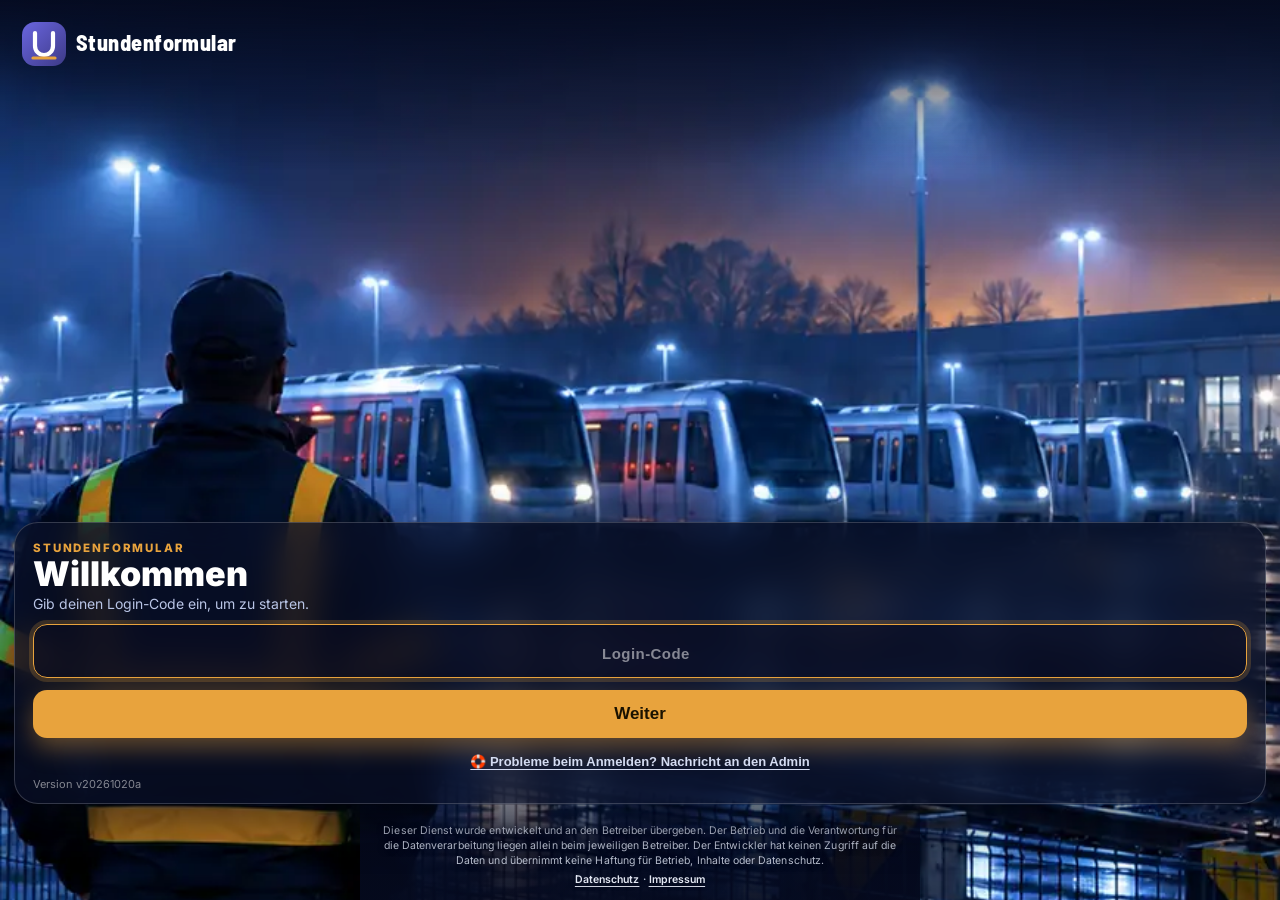
<file: index.html>
<!doctype html>
<html lang="de">
<head>
<meta http-equiv="Content-Security-Policy" content="default-src 'none'; script-src 'self' 'sha256-tCoxM5IAhr9vVGGSMiPXtMChcKWmpdhY8Lt6j3V6jeE=' 'sha256-9wH5hd8YBLjDhKge5fVY+50+oXOLwlZW24N4iIhMh7A='; style-src 'self' 'unsafe-inline'; img-src 'self' data: https:; font-src 'self' data:; connect-src 'self' https://script.google.com https://script.googleusercontent.com; manifest-src 'self'; base-uri 'none'; form-action 'none'; object-src 'none'">
<script src="dienst-aus.3.js"></script>
<meta charset="utf-8">
<meta name="viewport" content="width=device-width, initial-scale=1, viewport-fit=cover">
<title>Stundenformular</title>
  <link rel="manifest" href="manifest.json">

<meta name="theme-color" content="#3D3A87">

<meta name="apple-mobile-web-app-capable" content="yes">
<meta name="apple-mobile-web-app-title" content="Stundenformular">
<meta name="apple-mobile-web-app-status-bar-style" content="default">

<link rel="apple-touch-icon" href="icon-192.png">

<style>
:root{
  --bg:#f4f6ff;
  --card:#ffffff;
  --text:#0f172a;
  --muted:#64748b;
  --border:#e2e8f0;
  --danger:#ef4444;

  --accent:#3D3A87;
  --accent2:#E8A33D;
  --shadow: 0 12px 28px rgba(0,0,0,.10);

  --pinBg: none;
}

*{ box-sizing:border-box; }
body{
  margin:0;
  font-family:system-ui,-apple-system,Segoe UI,Roboto,Arial,sans-serif;
  background:linear-gradient(180deg, #eef2ff 0%, var(--bg) 40%);
  color:var(--text);
}
.wrap{
  max-width:560px;
  margin:0 auto;
  padding:12px;
  padding-top: calc(12px + env(safe-area-inset-top));
  padding-bottom: calc(12px + env(safe-area-inset-bottom));
  padding-left: calc(12px + env(safe-area-inset-left));
  padding-right: calc(12px + env(safe-area-inset-right));
}

.topbar{
  position:sticky;
  top: calc(10px + env(safe-area-inset-top));
  z-index:60;
  background:linear-gradient(135deg, rgba(61,58,135,.12), rgba(232,163,61,.10));
  border:1px solid rgba(226,232,240,.9);
  border-radius:18px;
  padding:10px;
  box-shadow:var(--shadow);
  backdrop-filter: blur(6px);
}
.btnrow{
  display:grid;
  grid-template-columns: 1fr 1fr 1fr 1fr;
  gap:8px;
}
button{
  width:100%;
  padding:12px;
  border-radius:14px;
  border:1px solid var(--border);
  font-weight:900;
  font-size:15px;
  cursor:pointer;
  background:#fff;
}
button.primary{
  background:linear-gradient(135deg, #111827, #1f2937);
  color:#fff;
  border-color:#111827;
}
button.danger{
  background:
    radial-gradient(circle at top left, rgba(255,255,255,.22), transparent 38%),
    linear-gradient(135deg, #e0524a 0%, #ef6b63 100%);
  color:#fff;
  border:none;
  box-shadow:
    0 12px 28px rgba(224,82,74,.26),
    inset 0 1px 0 rgba(255,255,255,.20);
}
button.send{
  background:linear-gradient(135deg, rgba(61,58,135,.95), rgba(232,163,61,.90));
  color:#fff;
  border-color:rgba(61,58,135,.35);
}
button:disabled{ opacity:.55; cursor:not-allowed; }
.small{ font-size:12px; color:var(--muted); margin-top:6px; }

.card{
  margin-top:8px;
  background:linear-gradient(135deg, rgba(61,58,135,.18), rgba(232,163,61,.12));
  border:1px solid rgba(226,232,240,.95);
  border-radius:18px;
  padding:12px;
  box-shadow:0 8px 18px rgba(0,0,0,.06);
}
.cardDivider{
  height:2px;
  margin:12px 0 6px;
  background:linear-gradient(90deg, rgba(61,58,135,.55), rgba(232,163,61,.55));
  border-radius:999px;
  opacity:.7;
}
label{ font-weight:900; }
input, select, textarea#note{
  width:100%;
  padding:12px;
  border-radius:14px;
  border:1px solid var(--border);
  font-size:16px;
  background:#fff;
}
textarea#note{
  display:block;
  font-family:inherit;
  line-height:1.4;
  min-height:76px;
  max-height:260px;
  resize:vertical;
  overflow-y:auto;
  color:var(--text);
}
textarea#note:focus{ outline:none; border-color:#E8A33D; box-shadow:0 0 0 3px rgba(232,163,61,.22); }
.grid2{ display:grid; grid-template-columns:1fr 1fr; gap:8px; }

.total{
  margin-top:12px;
  background:#fff;
  border:1px solid var(--border);
  border-radius:18px;
  padding:14px;
  font-size:22px;
  font-weight:1000;
  text-align:center;
  box-shadow:0 -10px 22px rgba(0,0,0,.06);
}

.tableCard{
  margin-top:10px;
  background:linear-gradient(135deg, rgba(61,58,135,.10), rgba(232,163,61,.08));
  border:1px solid rgba(226,232,240,.95);
  border-radius:18px;
  padding:12px;
  box-shadow:0 6px 16px rgba(0,0,0,.05);
}
.tableHeadRow{
  display:flex;
  align-items:center;
  justify-content:space-between;
  gap:10px;
  padding:2px 2px 10px;
}
.tableHeadRow .title{
  font-weight:1000;
  font-size:16px;
}
.tableHeadRow .hint{
  color:var(--muted);
  font-weight:800;
  font-size:12px;
  white-space:nowrap;
}

.tableScroll{
  background:#fff;
  border:1px solid var(--border);
  border-radius:16px;
  overflow:auto;
  -webkit-overflow-scrolling:touch;
}

.entryTable{
  width:100%;
  border-collapse:collapse;
  table-layout:fixed;
  min-width: 428px;
}
.entryTable th{
  background: var(--accent);
  color: #ffffff;
  font-weight: 1000;
  font-size: 13px;
  padding: 9px 7px;
  border-bottom: 1px solid var(--accent);
}
.entryTable td{
  padding:9px 7px;
  border-bottom:1px solid var(--border);
  vertical-align:middle;
}

.entryTable th,
.entryTable td{
  border-right: 1px solid rgba(44,40,96,.08);
}
.entryTable th:last-child,
.entryTable td:last-child{
  border-right: none;
}
.entryTable td{
  border-bottom: 1px solid rgba(44,40,96,.06);
}

.entryTable select{
  width:100%;
  padding:5px 3px;
  border-radius:10px;
  border:1px solid var(--border);
  font-size:12px;
  background:#fff;
}

/* Nachtschicht/Tagschicht-Überschriften im Kehre-Dropdown hervorheben.
   Hinweis: native Auswahlmenüs (Android/iOS) werden vom Betriebssystem
   gerendert - wie stark diese Regel greift, hängt vom Browser ab. */
select.ort option:disabled{
  font-weight:900;
  font-style:normal;
  color:var(--accent);
}
select.ort option{
  font-weight:400;
  color:var(--text);
}

/* ===== EIN FELD + RESET IM FELD ===== */
.timeField{
  position:relative;
  width:100%;
}
.timeField input{
  width:100%;
  padding:5px 6px;
  border-radius:10px;
  border:1px solid var(--border);
  font-size:12px;
  background:#fff;
  color:#0f172a;
}
.timeField input::placeholder{ color:#0f172a; opacity:.55; }
/* =================================== */

.entryHours{
  width:100%;
  padding:5px 4px 5px 8px;
  border-radius:10px;
  border:1px solid var(--border);
  background:#f8fafc;
  font-weight:900;
  font-size:12px;
  text-align:center;
}
.right{ text-align:right; }

.colDay{ width:62px; }
.colKehre{ width:154px; }
.colTime{ width:68px; }
.colStd{ width:76px; }

.trActive td{
  background: linear-gradient(90deg, rgba(61,58,135,.08), rgba(232,163,61,.06));
}
.trActive td:first-child{
  box-shadow: inset 4px 0 0 rgba(61,58,135,.65);
}


@page{ size:A4 portrait; margin:8mm; }
#printArea{ display:none; }

@media print{
  body{ background:#fff; }
  .topbar, .card, .total, .tableCard, .modalBack, .pinBack, .dlgBack, .timeSheetBack, .stickyTotalBar, #backToChooserWrap{ display:none !important; }
  .wrap{ max-width:100% !important; padding:0 !important; }
  #printArea{ 
    display:block !important;
    width:100%;
    color:#0f172a;
    font-family:system-ui,-apple-system,Segoe UI,Roboto,Arial,sans-serif;
  }

  #printHeader{
    display:flex;
    justify-content:space-between;
    align-items:flex-start;
    gap:12px;
    margin:0 0 5mm 0;
    padding-bottom:3mm;
    border-bottom:2px solid #2C2860;
  }

  #printTitle{
    font-size:22pt;
    font-weight:1000;
    margin:0;
    line-height:1.05;
  }

  #printSubTitle{
    font-size:12pt;
    color:#3D3A87;
    font-weight:1000;
    margin-top:2mm;
  }

  #printIcon{
    width:14mm;
    height:14mm;
    border-radius:4mm;
    background:#ede9fe;
    color:#3D3A87;
    display:flex;
    align-items:center;
    justify-content:center;
    font-size:22pt;
    font-weight:1000;
  }

  #printMetaTop{
    display:flex;
    justify-content:space-between;
    gap:10mm;
    font-size:9pt;
    font-weight:800;
    color:#475569;
    margin:0 0 3mm 0;
  }

  #printMetaTop b{ color:#3D3A87; }

  #printTable{
    width:100%;
    border-collapse:separate;
    border-spacing:0;
    table-layout:fixed;
    font-size:8.2pt;
    line-height:1.05;
    border:1px solid #e5e7eb;
    border-radius:3mm;
    overflow:hidden;
  }

  #printTable th{
    background:linear-gradient(135deg,#2C2860,#3D3A87);
    color:#fff;
    font-weight:1000;
    padding:2.4mm 2mm;
    border-right:1px solid rgba(255,255,255,.22);
  }

  #printTable th:last-child{ border-right:none; }

  #printTable td{
    padding:1.4mm 2mm;
    border-right:1px solid #e5e7eb;
    border-bottom:1px solid #e5e7eb;
    white-space:nowrap;
    overflow:hidden;
    text-overflow:ellipsis;
    vertical-align:middle;
  }

  #printTable td:last-child{ border-right:none; }

  #printTable tr.empty td{
    background:#f8fafc;
    color:#94a3b8;
  }

  #printTable tr:not(.empty) td{
    background:#fff;
  }

  #printTable tfoot th{
    background:#f3e8ff;
    color:#3D3A87;
    font-size:10pt;
    padding:2.5mm 2mm;
    border-top:1px solid #ddd6fe;
  }

  .printHourBadge{
    display:inline-block;
    min-width:13mm;
    text-align:center;
    border-radius:999px;
    padding:1mm 2mm;
    background:#ede9fe;
    color:#3D3A87;
    font-weight:1000;
  }

  .printEmptyBadge{
    display:inline-block;
    min-width:13mm;
    text-align:center;
    border-radius:999px;
    padding:1mm 2mm;
    background:#f8fafc;
    color:#94a3b8;
    border:1px dashed #cbd5e1;
    font-weight:900;
  }

  .right{ text-align:right; }
  .center{ text-align:center; }

  #printSummaryCards{
    margin-top:5mm;
    display:grid;
    grid-template-columns:1fr;
    gap:3mm;
  }

  .printInfoCard{
    border:1px solid #e5e7eb;
    border-radius:4mm;
    padding:3mm 4mm;
    display:flex;
    align-items:center;
    gap:3mm;
    min-height:14mm;
  }

  .printInfoIcon{
    width:10mm;
    height:10mm;
    border-radius:999px;
    background:linear-gradient(135deg,#8b5cf6,#3D3A87);
    color:#fff;
    display:flex;
    align-items:center;
    justify-content:center;
    font-size:12pt;
    flex:0 0 auto;
  }

  .printInfoLabel{
    color:#475569;
    font-size:9pt;
    font-weight:900;
  }

  .printInfoValue{
    color:#3D3A87;
    font-size:16pt;
    font-weight:1000;
    line-height:1.05;
  }

  #printMetaBottom{
    margin-top:5mm;
  }

  #printThanks{
    text-align:center;
    color:#64748b;
    font-size:9pt;
    font-weight:800;
    margin-top:8mm;
  }
}


.modalBack{
  display:none;
  position:fixed;
  inset:0;
  background:rgba(15,23,42,.45);
  z-index:200;
  padding:14px;
}
.modal{
  max-width:900px;
  margin:0 auto;
  background:#fff;
  border-radius:18px;
  border:1px solid var(--border);
  box-shadow:var(--shadow);
  overflow:hidden;
}
.modalTop{
  display:flex;
  justify-content:space-between;
  align-items:center;
  gap:10px;
  padding:12px;
  background:linear-gradient(135deg, rgba(61,58,135,.10), rgba(232,163,61,.08));
  border-bottom:1px solid var(--border);
}
.modalBody{
  padding:12px;
  max-height:70vh;
  overflow:auto;
}
.modalBtns{
  display:grid;
  grid-template-columns:1fr 1fr;
  gap:8px;
  padding:12px;
  border-top:1px solid var(--border);
}

.pinBack{
  position:fixed;
  inset:0;
  z-index:999;
  display:none;
  align-items:center;
  justify-content:center;
  padding:16px;

  background:
    radial-gradient(1200px 600px at 30% 20%, rgba(61,58,135,.28), transparent 55%),
    radial-gradient(1000px 600px at 70% 80%, rgba(232,163,61,.22), transparent 55%),
    linear-gradient(rgba(0,0,0,0.72), rgba(0,0,0,0.78)),
    var(--pinBg);
  background-position:center;
  background-size:cover;
  background-repeat:no-repeat;
}
.pinCard{
  width:min(420px, 100%);
  border-radius:22px;
  padding:18px;

  background: rgba(255,255,255,0.10);
  border:1px solid rgba(255,255,255,0.18);
  box-shadow: 0 24px 60px rgba(0,0,0,.45);
  backdrop-filter: blur(14px);
  -webkit-backdrop-filter: blur(14px);
  color:#fff;
}
.pinTitle{ font-weight:1000; font-size:20px; margin:0 0 6px; }
.pinHint{ color:rgba(255,255,255,.82); font-size:13px; margin:0 0 14px; line-height:1.25; }

.pinRow{ display:flex; gap:10px; align-items:center; }
.pinRow input{
  flex:1;
  padding:12px 14px;
  border-radius:16px;
  border:1px solid rgba(255,255,255,0.16);
  background: rgba(15,23,42,.35);
  color:#fff;
  font-size:16px;
  outline:none;
}
.pinRow input::placeholder{ color: rgba(255,255,255,.55); }

.pinOk{
  width:auto;
  padding:12px 16px;
  border-radius:16px;
  border:1px solid rgba(255,255,255,0.16);
  background: linear-gradient(135deg, rgba(61,58,135,.92), rgba(232,163,61,.88));
  color:#fff;
  font-weight:1000;
  cursor:pointer;
}
.pinError{
  margin-top:10px;
  font-weight:900;
  color:#fecaca;
  display:none;
}

.inputError{
  border-color: rgba(239,68,68,.92) !important;
  box-shadow: 0 0 0 3px rgba(239,68,68,.18);
}


/* ===== "Neu hier?" ===== */
.chooserNew{
  width:100%; display:flex; align-items:center; gap:12px; margin-bottom:14px; padding:14px 16px; box-sizing:border-box;
  border-radius:18px; border:1.5px solid rgba(232,163,61,.75); cursor:pointer; text-align:left; color:#fff;
  font-family:inherit; font-size:15px;
  background:linear-gradient(135deg, rgba(232,163,61,.28), rgba(232,163,61,.10));
  animation:chooserNewPulse 2.6s ease-in-out infinite;
  position:sticky; top:0; z-index:5;
  background-color:#1a1530;
}
.chooserNew small{ color:rgba(255,255,255,.78); font-size:12px; font-weight:500; line-height:1.35; }
.chooserNewIcon{ font-size:26px; }
.chooserNewArrow{ margin-left:auto; font-size:26px; font-weight:300; opacity:.8; }
@keyframes chooserNewPulse{ 0%,100%{ box-shadow:0 0 0 0 rgba(232,163,61,.35); } 50%{ box-shadow:0 0 0 7px rgba(232,163,61,0); } }
@media (prefers-reduced-motion:reduce){ .chooserNew{ animation:none; } }

/* Auswahlbildschirm: ist der Inhalt höher als das Display, soll man scrollen können (sonst wird oben abgeschnitten) */
#chooserBack{ overflow-y:auto; -webkit-overflow-scrolling:touch; align-items:flex-start; }
#chooserBack .pinCard{ margin:auto; }

/* ===== Hinweis "Neu für dich" (Freigabe / Korrekturen) ===== */
.chooserNotice{
  margin-bottom:14px; padding:14px 16px; border-radius:18px; box-sizing:border-box;
  border:1.5px solid rgba(124,252,154,.7); text-align:left; color:#fff;
  background:linear-gradient(135deg, rgba(124,252,154,.18), rgba(232,163,61,.12));
  animation:noticePulse 2.8s ease-in-out infinite;
}
.chooserNotice .cnTitle{ font-size:15px; font-weight:900; margin-bottom:8px; }
.chooserNotice .cnItem{ font-size:13.5px; line-height:1.45; margin-bottom:6px; color:rgba(255,255,255,.92); }
.chooserNotice .cnBtns{ display:flex; gap:10px; margin-top:10px; align-items:center; }
.chooserNotice .cnOpen{
  flex:1 1 auto; min-width:150px; white-space:nowrap; padding:12px; border:none; border-radius:14px; cursor:pointer; font-size:14px; font-weight:900; font-family:inherit;
  color:#2b1f04; background:linear-gradient(135deg,#ffd23f,#ff9d3d);
}
.chooserNotice .cnLater{ background:none; border:none; color:rgba(255,255,255,.7); font-size:13px; font-weight:700; cursor:pointer; padding:8px 4px; font-family:inherit; text-decoration:underline; }
@keyframes noticePulse{ 0%,100%{ box-shadow:0 0 0 0 rgba(124,252,154,.35); } 50%{ box-shadow:0 0 0 7px rgba(124,252,154,0); } }
@media (prefers-reduced-motion:reduce){ .chooserNotice{ animation:none; } }

.newPinRow{ margin-top:10px; display:flex; flex-direction:column; gap:6px; }
.newPinBtn{
  width:100%; box-sizing:border-box; padding:12px 14px; border-radius:14px; border:1.5px solid #E8A33D;
  background:rgba(232,163,61,.14); color:var(--text); font-weight:800; font-size:14px; text-align:left; cursor:pointer; font-family:inherit;
}
.forgotPinLink{
  background:none; border:none; padding:2px 0; color:inherit; opacity:.75; font-size:12px; font-weight:700;
  text-decoration:underline; cursor:pointer; text-align:left; font-family:inherit;
}

/* ===== Login-Bildschirm (nur #pinBack) ===== */
#pinBack{ background:#070816; overflow:hidden; }
#pinBack::before{
  content:""; position:absolute; inset:0; z-index:0;
  background:var(--pinBg) center/cover no-repeat;
  animation:loginKen 34s ease-in-out infinite alternate;
  will-change:transform;
}
#pinBack::after{
  content:""; position:absolute; inset:0; z-index:0; pointer-events:none;
  background:
    radial-gradient(900px 520px at 18% 6%, rgba(61,58,135,.60), transparent 60%),
    radial-gradient(800px 520px at 90% 94%, rgba(232,163,61,.30), transparent 60%),
    linear-gradient(180deg, rgba(5,6,18,.58), rgba(5,6,18,.86));
}
@keyframes loginKen{ from{ transform:scale(1.02); } to{ transform:scale(1.12) translate3d(-1.5%,-1%,0); } }
@keyframes loginRise{ from{ opacity:0; transform:translateY(18px) scale(.98); } to{ opacity:1; transform:none; } }
@keyframes loginShake{ 10%,90%{ transform:translateX(-2px); } 20%,80%{ transform:translateX(4px); } 30%,50%,70%{ transform:translateX(-7px); } 40%,60%{ transform:translateX(7px); } }

#pinBack .loginCard{
  position:relative; z-index:1;
  width:min(400px,100%); box-sizing:border-box;
  max-height:calc(100vh - 32px); max-height:calc(100dvh - 32px); overflow-y:auto;
  padding:34px 24px 20px; border-radius:28px; text-align:center;
  background:linear-gradient(160deg, rgba(255,255,255,.15), rgba(255,255,255,.06));
  border:1px solid rgba(255,255,255,.22);
  box-shadow:0 30px 80px rgba(0,0,0,.55), inset 0 1px 0 rgba(255,255,255,.18);
  backdrop-filter:blur(18px); -webkit-backdrop-filter:blur(18px);
  animation:loginRise .6s cubic-bezier(.2,.8,.2,1) both;
}
#pinBack .loginCard.shake{ animation:loginShake .45s both; }
#pinBack .loginCard::before{
  content:""; position:absolute; top:0; left:30px; right:30px; height:3px;
  border-radius:0 0 4px 4px; background:linear-gradient(90deg,#3D3A87,#E8A33D);
}
.loginLogo{
  width:78px; height:78px; margin:0 auto 14px; padding:3px; border-radius:23px;
  background:linear-gradient(135deg,#3D3A87,#E8A33D);
  box-shadow:0 10px 30px rgba(232,163,61,.30);
}
.loginLogo img{ width:100%; height:100%; display:block; border-radius:20px; object-fit:cover; background:#1b1942; }
.loginBrand{ font-size:12px; font-weight:800; letter-spacing:.16em; text-transform:uppercase; color:#E8A33D; margin-bottom:6px; }
#pinBack .pinTitle{ font-size:26px; margin:0 0 6px; }
#pinBack .pinHint{ font-size:14px; margin:0 0 20px; }
#pinBack .loginField{ margin-bottom:12px; }
#pinBack .loginField input{
  width:100%; box-sizing:border-box; text-align:center;
  font-size:26px; font-weight:800; letter-spacing:.5em; padding:16px 14px 16px calc(14px + .5em);
  border-radius:18px; border:1.5px solid rgba(255,255,255,.2);
  background:rgba(10,12,32,.55); color:#fff; outline:none;
  transition:border-color .2s, box-shadow .2s;
}
#pinBack .loginField input::placeholder{ letter-spacing:.03em; font-size:15px; font-weight:600; color:rgba(255,255,255,.5); }
#pinBack .loginField input:focus{ border-color:#E8A33D; box-shadow:0 0 0 4px rgba(232,163,61,.2); }
#pinBack .loginGo{
  width:100%; padding:15px; border-radius:18px; border:none; font-size:16px; font-weight:900; color:#fff; cursor:pointer;
  background:linear-gradient(135deg,#3D3A87,#6b63c9 55%,#E8A33D);
  box-shadow:0 10px 26px rgba(61,58,135,.5); transition:transform .12s;
}
#pinBack .loginGo:active{ transform:scale(.98); }
#pinBack .pinError{ margin-top:12px; text-align:center; }
.loginHelpLink{
  margin-top:18px; background:none; border:none; padding:6px; cursor:pointer;
  color:rgba(255,255,255,.78); font-size:13px; font-weight:700; text-decoration:underline; text-underline-offset:3px;
}
.loginVersion{ margin-top:8px; font-size:11px; color:rgba(255,255,255,.38); }
@media (prefers-reduced-motion:reduce){
  #pinBack::before, #pinBack .loginCard{ animation:none !important; }
}

/* ===== Hilfe-Fenster ===== */
#helpBack{ z-index:1200; overflow-y:auto; align-items:flex-start; }
.helpCard{ margin:auto; width:min(440px,100%); box-sizing:border-box; }
.helpHead{ display:flex; gap:12px; align-items:center; margin-bottom:6px; }
.helpIcon{
  flex:0 0 46px; height:46px; border-radius:14px; display:flex; align-items:center; justify-content:center; font-size:24px;
  background:linear-gradient(135deg, rgba(61,58,135,.9), rgba(232,163,61,.85));
}
.helpLabel{ display:block; margin:14px 0 6px; font-size:12px; font-weight:800; color:rgba(255,255,255,.9); }
.helpLabel span{ font-weight:600; color:rgba(255,255,255,.55); }
.helpCard input, .helpCard textarea{
  width:100%; box-sizing:border-box; padding:12px 14px; border-radius:14px;
  border:1px solid rgba(255,255,255,.16); background:rgba(15,23,42,.4);
  color:#fff; font-size:16px; font-family:inherit; outline:none;
}
.helpCard textarea{ min-height:120px; resize:vertical; }
.helpCard input:focus, .helpCard textarea:focus{ border-color:#E8A33D; box-shadow:0 0 0 3px rgba(232,163,61,.18); }
.helpCard ::placeholder{ color:rgba(255,255,255,.45); }
.helpCount{ text-align:right; font-size:11px; color:rgba(255,255,255,.5); margin-top:4px; }
.helpInfo{ margin:14px 0; font-size:11px; color:rgba(255,255,255,.58); line-height:1.4; }
.helpSend{ width:100%; padding:14px; font-size:15px; }
.helpStatus{ min-height:18px; margin-top:10px; font-size:13px; font-weight:700; color:rgba(255,255,255,.8); }
.helpStatus.ok{ color:#7CFC9A; }
.helpStatus.err{ color:#fecaca; }
.helpClose{
  width:100%; margin-top:8px; padding:12px; border-radius:14px; cursor:pointer;
  border:1px solid rgba(255,255,255,.16); background:rgba(255,255,255,.08); color:#fff; font-weight:800;
}
.helpEntry{
  width:100%; display:flex; align-items:center; gap:12px; margin-top:14px; padding:12px 14px;
  border-radius:16px; border:1px solid rgba(255,255,255,.16); background:rgba(255,255,255,.07);
  color:#fff; text-align:left; cursor:pointer; font-size:14px; font-family:inherit;
}
.helpEntry small{ color:rgba(255,255,255,.66); font-size:12px; }
.helpEntryIcon{ font-size:22px; }

.dlgBack{
  display:none;
  position:fixed;
  inset:0;
  background:rgba(15,23,42,.45);
  z-index:1500;
  padding:14px;
}
.dlg{
  max-width:520px;
  margin:20vh auto 0;
  background:#fff;
  border-radius:18px;
  border:1px solid var(--border);
  box-shadow:var(--shadow);
  overflow:hidden;
}
.dlgTop{
  padding:12px 14px;
  background:linear-gradient(135deg, rgba(61,58,135,.10), rgba(232,163,61,.08));
  border-bottom:1px solid var(--border);
  font-weight:1000;
}
.dlgBody{
  padding:14px;
  color:#0f172a;
  font-weight:800;
  line-height:1.3;
}
.dlgBtns{
  display:grid;
  grid-template-columns:1fr 1fr;
  gap:8px;
  padding:12px;
  border-top:1px solid var(--border);
}
.dlgBtns.one{
  grid-template-columns:1fr;
}
.dlgBtn{
  width:100%;
  padding:12px;
  border-radius:14px;
  border:1px solid var(--border);
  font-weight:1000;
  font-size:15px;
  cursor:pointer;
  background:#fff;
}
.dlgBtn.primary{
  background:linear-gradient(135deg, rgba(61,58,135,.95), rgba(232,163,61,.90));
  color:#fff;
  border-color:rgba(61,58,135,.35);
}


/* ===== PREMIUM SUCCESS POPUP ===== */
.successPremium{
  text-align:center;
  padding:34px 28px 26px;
}

.successSparkles{
  position:relative;
  width:118px;
  height:96px;
  margin:0 auto 4px;
}

.successCircle{
  position:absolute;
  left:50%;
  top:18px;
  transform:translateX(-50%);
  width:82px;
  height:82px;
  border-radius:999px;
  background:rgba(34,197,94,.12);
  display:flex;
  align-items:center;
  justify-content:center;
}

.successCircle::before{
  content:"";
  width:58px;
  height:58px;
  border-radius:999px;
  background:rgba(34,197,94,.16);
  position:absolute;
}

.successCheck{
  position:relative;
  z-index:2;
  color:#16a34a;
  font-size:48px;
  font-weight:1000;
  line-height:1;
}

.sparkle{
  position:absolute;
  color:#86efac;
  font-size:18px;
  font-weight:1000;
  opacity:.95;
}

.sparkle.s1{ left:12px; top:34px; }
.sparkle.s2{ left:34px; top:10px; font-size:14px; }
.sparkle.s3{ right:18px; top:20px; }
.sparkle.s4{ right:38px; top:56px; font-size:12px; }
.sparkle.s5{ left:44px; top:62px; font-size:11px; }

.successTitle{
  margin-top:14px;
  font-size:30px;
  line-height:1.15;
  font-weight:1000;
  color:#111827;
}

.successText{
  margin-top:12px;
  font-size:17px;
  line-height:1.45;
  color:#374151;
  font-weight:700;
}

.successDivider{
  height:1px;
  background:linear-gradient(90deg, transparent, rgba(34,197,94,.35), transparent);
  margin:22px 0 18px;
}

.successNote{
  display:flex;
  gap:12px;
  align-items:flex-start;
  text-align:left;
  color:#4b5563;
  font-weight:700;
  font-size:15px;
  line-height:1.45;
}

.successShield{
  flex:0 0 auto;
  width:28px;
  height:28px;
  border-radius:999px;
  border:2px solid rgba(34,197,94,.55);
  color:#16a34a;
  display:flex;
  align-items:center;
  justify-content:center;
  font-weight:1000;
  font-size:15px;
  margin-top:1px;
}

.successPremiumBtn{
  margin-top:26px;
  width:100%;
  padding:16px;
  border:none;
  border-radius:18px;
  background:linear-gradient(135deg, #16a34a, #15803d);
  color:#fff;
  font-size:18px;
  font-weight:1000;
  cursor:pointer;
  box-shadow:0 12px 24px rgba(22,163,74,.25);
}
/* =============================== */


/* ===== PREMIUM SEND CONFIRM POPUP ===== */
.sendConfirmPremium{
  text-align:center;
  padding:22px 22px 20px;
  position:relative;
}

.sendConfirmClose{
  position:absolute;
  top:18px;
  right:18px;
  width:44px;
  height:44px;
  border-radius:999px;
  border:none;
  background:#f3f4f6;
  color:#6b7280;
  font-size:30px;
  line-height:1;
  cursor:pointer;
}

.sendConfirmIconWrap{
  width:90px;
  height:78px;
  margin:0 auto 0;
  position:relative;
}

.sendConfirmCircle{
  width:72px;
  height:72px;
  border-radius:999px;
  background:rgba(61,58,135,.10);
  margin:0 auto;
  display:flex;
  align-items:center;
  justify-content:center;
  color:#3D3A87;
  font-size:38px;
  font-weight:1000;
}

.sendConfirmTitle{
  font-size:26px;
  font-weight:1000;
  color:#111827;
  margin-top:6px;
  line-height:1.15;
}

.sendConfirmText{
  margin-top:10px;
  font-size:16px;
  line-height:1.45;
  color:#4b5563;
  font-weight:700;
}

.sendConfirmNote{
  margin:18px auto 18px;
  background:rgba(61,58,135,.08);
  border-radius:16px;
  padding:14px;
  display:flex;
  gap:10px;
  align-items:center;
  text-align:left;
  color:#1e3a8a;
  font-size:14px;
  font-weight:800;
  line-height:1.4;
}

.sendConfirmShield{
  width:34px;
  height:34px;
  border-radius:999px;
  border:2px solid rgba(61,58,135,.65);
  color:#3D3A87;
  display:flex;
  align-items:center;
  justify-content:center;
  flex:0 0 auto;
  font-weight:1000;
  font-size:18px;
}

.sendConfirmDivider{
  height:1px;
  background:#e5e7eb;
  margin:0 0 22px;
}

.sendConfirmBtns{
  display:grid;
  grid-template-columns:1fr 1fr;
  gap:10px;
}

.sendConfirmCancel,
.sendConfirmSend{
  background:linear-gradient(135deg,#4A3F91,#2C2860);
  border:none;
  color:#fff;
  box-shadow:0 12px 24px rgba(61,58,135,.25);
}

.sendConfirmCancel{
  background:#fff;
  border:1px solid #d1d5db;
  color:#111827;
}

.sendConfirmSend{
  background:linear-gradient(135deg,#4A3F91,#2C2860);
  border:none;
  color:#fff;
  box-shadow:0 12px 24px rgba(61,58,135,.25);
}
/* ==================================== */

/* ===== BOTTOM SHEET (A) ===== */
.timeSheetBack{
  display:none;
  position:fixed;
  inset:0;
  background:rgba(15,23,42,.45);
  z-index:400;
  padding:0;
}
.timeSheet{
  position:absolute;
  left:0; right:0; bottom:0;
  background:#fff;
  border-radius:18px 18px 0 0;
  border-top:1px solid var(--border);
  box-shadow:0 -18px 40px rgba(0,0,0,.18);
  padding:12px;
  max-height:70vh;
  overflow:auto;
  -webkit-overflow-scrolling:touch;
}
.timeSheetTitle{
  font-weight:1000;
  font-size:18px;
  margin:4px 2px 10px;
}
.timeOpt{
  display:flex;
  align-items:center;
  gap:10px;
  padding:14px 10px;
  border-top:1px solid rgba(226,232,240,.85);
  font-weight:900;
  cursor:pointer;
}
.timeOpt:first-of-type{ border-top:none; }
.timeOpt .radio{
  width:18px; height:18px;
  border-radius:999px;
  border:2px solid rgba(15,23,42,.25);
  display:inline-block;
}
.timeOpt.active .radio{
  border-color: rgba(61,58,135,.95);
  box-shadow: inset 0 0 0 4px rgba(61,58,135,.95);
}
.timeSheetFooter{
  margin-top:12px;
  padding-top:12px;
  border-top:1px solid rgba(226,232,240,.85);
}
.timeSheetBtn{
  width:100%;
  padding:12px;
  border-radius:14px;
  border:1px solid var(--border);
  font-weight:1000;
  font-size:15px;
  cursor:pointer;
  background:#fff;
}
.timeSheetBtn.primary{
  background:linear-gradient(135deg, rgba(61,58,135,.95), rgba(232,163,61,.90));
  color:#fff;
  border-color:rgba(61,58,135,.35);
}
.timeOpt.dangerOpt{
  color: var(--danger);
  font-weight:1000;
}
.timeOpt.dangerOpt .radio{
  border-color: rgba(239,68,68,.35);
}
.timeOpt.dangerOpt.active .radio{
  border-color: rgba(239,68,68,.9);
  box-shadow: inset 0 0 0 4px rgba(239,68,68,.9);
}
/* =========================== */

/* ===== MODERN USER AREA ===== */
.topbar{
  background:rgba(255,255,255,.72);
  border:1px solid rgba(255,255,255,.70);
  border-radius:26px;
  padding:10px;
  box-shadow:0 18px 38px rgba(61,58,135,.12);
}
.btnrow{ gap:10px; }
.btnrow button{
  min-height:68px;
  border-radius:22px;
  font-size:15px;
  box-shadow:0 10px 22px rgba(15,23,42,.06);
}
button.primary::before{ content:""; }
button.send::before{ content:""; }
button.danger::before{ content:""; }
#prevBtn::before{ content:""; }

.card.userCard{
  position:relative;
  overflow:hidden;
  margin-top:14px;
  padding:22px;
  border-radius:28px;
  background:
    radial-gradient(circle at 78% 18%, rgba(92,88,184,.22), transparent 32%),
    radial-gradient(circle at 90% 35%, rgba(232,163,61,.18), transparent 30%),
    linear-gradient(135deg, rgba(255,255,255,.78), rgba(219,234,254,.78));
  border:1px solid rgba(255,255,255,.75);
  box-shadow:0 18px 42px rgba(61,58,135,.14);
}
.userHeader{ display:flex; align-items:center; gap:12px; margin-bottom:14px; }
.userAvatar{
  width:62px; height:62px; border-radius:999px;
  background:linear-gradient(135deg,#4A3F91,#5C58B8);
  color:#fff; display:flex; align-items:center; justify-content:center;
  font-size:34px; box-shadow:0 12px 26px rgba(61,58,135,.24); flex:0 0 auto;
}
.userTitle{ font-size:26px; line-height:1.05; font-weight:1000; color:#0f172a; }
.userSub{ margin-top:5px; font-size:15px; font-weight:750; color:#64748b; }
.fieldTitle{
  display:flex; align-items:center; gap:9px;
  font-size:19px; font-weight:1000; margin:10px 0 6px; color:#0f172a;
}
.fieldTitle .ico{
  width:30px; height:30px; border-radius:10px;
  background:rgba(61,58,135,.12); display:inline-flex;
  align-items:center; justify-content:center; color:#3D3A87; font-size:17px;
}
.pinWrap{ position:relative; }
.pinWrap input{
  padding-left:54px; padding-right:54px; min-height:58px;
  font-size:24px; font-weight:900; border-radius:20px;
  border:1px solid rgba(147,197,253,.85);
  box-shadow:0 10px 24px rgba(15,23,42,.04);
}
.pinIcon,.pinOkIcon{
  position:absolute; top:50%; transform:translateY(-50%);
  width:30px; height:30px; border-radius:999px; display:flex;
  align-items:center; justify-content:center; pointer-events:none;
}
.pinIcon{ left:16px; background:rgba(61,58,135,.12); color:#3D3A87; font-size:17px; }
.pinOkIcon{ right:16px; border:2px solid rgba(34,197,94,.8); color:#16a34a; font-weight:1000; }
.periodGrid{ display:grid; grid-template-columns:1fr 1fr; gap:10px; }
.periodBox{ position:relative; }
.periodBox select{
  min-height:58px; padding-left:54px; padding-top:22px;
  font-size:22px; font-weight:900; border-radius:20px;
  border:1px solid rgba(147,197,253,.85);
  box-shadow:0 10px 24px rgba(15,23,42,.04);
}
.periodBox .miniLabel{
  position:absolute; left:54px; top:8px; font-size:11px;
  font-weight:900; color:#64748b; pointer-events:none;
}
.periodIcon{
  position:absolute; left:16px; top:50%; transform:translateY(-50%);
  width:30px; height:30px; border-radius:999px;
  background:rgba(74,63,145,.12); color:#3D3A87;
  display:flex; align-items:center; justify-content:center;
  font-size:16px; pointer-events:none;
}
.userFooter{
  margin-top:18px; display:flex; align-items:center; gap:12px;
  color:#64748b; font-size:13px; font-weight:800;
}
.userFooter::before,.userFooter::after{
  content:""; height:2px; flex:1; border-radius:999px;
  background:linear-gradient(90deg, rgba(74,63,145,.25), rgba(232,163,61,.35));
}
.tableCard{
  border-radius:28px;
  background:rgba(255,255,255,.62);
  border:1px solid rgba(255,255,255,.72);
  box-shadow:0 18px 42px rgba(61,58,135,.10);
  padding:12px;
}
.tableHeadRow .title::before{ content:"☷ "; color:#3D3A87; }
.tableHeadRow .hint{
  background:rgba(61,58,135,.10); color:#3D3A87;
  padding:7px 12px; border-radius:999px;
}
.tableScroll{ border-radius:22px; border:1px solid rgba(226,232,240,.9); }
.entryTable select,.timeField input,.entryHours{ border-radius:18px; }
/* ============================ */


/* ===== MODERN PREVIEW / ÜBERSICHT ===== */
.modalBack{
  background:rgba(15,23,42,.56);
  backdrop-filter:blur(4px);
  -webkit-backdrop-filter:blur(4px);
}

.modal{
  width:min(94vw,980px);
  max-width:980px;
  margin:18px auto;
  border-radius:28px;
  border:1px solid rgba(255,255,255,.72);
  background:rgba(255,255,255,.94);
  box-shadow:0 28px 70px rgba(15,23,42,.28);
  overflow:hidden;
}

.modalTop{
  padding:18px 20px;
  background:
    radial-gradient(circle at 8% 20%, rgba(74,63,145,.16), transparent 24%),
    linear-gradient(135deg, rgba(255,255,255,.92), rgba(239,246,255,.92));
  border-bottom:1px solid rgba(226,232,240,.82);
}

.previewHeader{
  display:flex;
  align-items:center;
  justify-content:space-between;
  gap:14px;
  width:100%;
}

.previewTitleWrap{
  display:flex;
  align-items:center;
  gap:12px;
  min-width:0;
}

.previewIcon{
  width:54px;
  height:54px;
  border-radius:999px;
  background:linear-gradient(135deg,#4A3F91,#3D3A87);
  color:#fff;
  display:flex;
  align-items:center;
  justify-content:center;
  font-size:26px;
  box-shadow:0 12px 28px rgba(61,58,135,.25);
  flex:0 0 auto;
}

.previewMainTitle{
  font-size:24px;
  font-weight:1000;
  color:#0f172a;
  line-height:1.1;
}

.previewSubTitle{
  margin-top:4px;
  color:#64748b;
  font-size:14px;
  font-weight:800;
  white-space:nowrap;
  overflow:hidden;
  text-overflow:ellipsis;
}

.previewCloseBtn{
  width:auto !important;
  min-width:118px;
  padding:13px 16px !important;
  border-radius:999px !important;
  background:#fff !important;
  color:#0f172a !important;
  font-weight:1000 !important;
  box-shadow:0 8px 18px rgba(15,23,42,.06);
}

.modalBody{
  padding:16px;
  max-height:74vh;
}

.previewStat{
  background:#fff;
  border:1px solid rgba(226,232,240,.95);
  border-radius:20px;
  padding:12px;
  box-shadow:0 10px 22px rgba(15,23,42,.04);
  display:flex;
  align-items:center;
  gap:10px;
  min-width:0;
}

.previewStatIcon{
  width:42px;
  height:42px;
  border-radius:999px;
  display:flex;
  align-items:center;
  justify-content:center;
  color:#fff;
  font-size:20px;
  flex:0 0 auto;
}

.previewStatIcon.purple{ background:linear-gradient(135deg,#4A3F91,#5C58B8); }
.previewStatIcon.blue{ background:linear-gradient(135deg,#3D3A87,#E8A33D); }
.previewStatIcon.green{ background:linear-gradient(135deg,#22c55e,#16a34a); }

.previewStatLabel{
  color:#475569;
  font-size:12px;
  font-weight:850;
}

.previewStatValue{
  color:#0f172a;
  font-size:22px;
  line-height:1.1;
  font-weight:1000;
  white-space:nowrap;
}

.previewTableWrap{
  border:1px solid rgba(226,232,240,.95);
  border-radius:22px;
  overflow:auto;
  background:#fff;
  -webkit-overflow-scrolling:touch;
  box-shadow:0 10px 22px rgba(15,23,42,.04);
}

.previewModernTable{
  width:100%;
  border-collapse:collapse;
  table-layout:fixed;
  min-width:650px;
  font-size:14px;
}

.previewModernTable th{
  background:linear-gradient(135deg,#2C2860,#3D3A87);
  color:#fff;
  padding:12px 10px;
  font-weight:1000;
  border:none;
  text-align:left;
  white-space:nowrap;
}

.previewModernTable th:first-child{ border-top-left-radius:18px; }
.previewModernTable th:last-child{ border-top-right-radius:18px; text-align:center; }

.previewModernTable td{
  padding:11px 10px;
  border-bottom:1px solid rgba(226,232,240,.8);
  border-right:1px solid rgba(226,232,240,.55);
  color:#0f172a;
  background:#fff;
  vertical-align:middle;
  white-space:nowrap;
  overflow:hidden;
  text-overflow:ellipsis;
}

.previewModernTable td:last-child{ border-right:none; text-align:center; }

.previewModernTable tr.emptyPreview td{
  background:#f8fafc;
  color:#94a3b8;
}

.previewBadge{
  display:inline-flex;
  align-items:center;
  justify-content:center;
  min-width:54px;
  padding:5px 10px;
  border-radius:999px;
  background:rgba(74,63,145,.10);
  color:#3D3A87;
  font-weight:1000;
}

.previewLegend{
  display:flex;
  flex-wrap:wrap;
  gap:8px;
  padding:10px;
  background:#fff;
  border:1px solid rgba(226,232,240,.95);
  border-top:none;
  border-radius:0 0 22px 22px;
}

.previewLegend span{
  display:inline-flex;
  align-items:center;
  gap:6px;
  padding:7px 10px;
  border-radius:999px;
  background:#f8fafc;
  color:#475569;
  font-size:12px;
  font-weight:800;
}

.previewDot{
  width:10px;
  height:10px;
  border-radius:999px;
  display:inline-block;
  background:#5C58B8;
}

.previewDot.end{ background:#f43f5e; }
.previewDot.empty{ background:#cbd5e1; }

.previewTotalModern{
  margin-top:14px;
  background:linear-gradient(135deg, rgba(61,58,135,.10), rgba(232,163,61,.08));
  border:1px solid rgba(226,232,240,.95);
  border-radius:20px;
  padding:13px 14px;
  color:#0f172a;
  font-weight:900;
}

.modalBtns{
  grid-template-columns:1fr 1fr;
  gap:12px;
  padding:16px;
  border-top:1px solid rgba(226,232,240,.85);
  background:rgba(248,250,252,.78);
}

#exportFromPreview{
  background:linear-gradient(135deg,#3D3A87,#4A3F91) !important;
  color:#fff !important;
  border:none !important;
  border-radius:18px !important;
  font-weight:1000 !important;
}

#exportFromPreview::before{ content:"📄 "; }

#closePrevBottom{
  border-radius:18px !important;
  font-weight:1000 !important;
}

#closePrevBottom::before{ content:"← "; }

@media(max-width:520px){
  .modal{ width:94vw; margin:16px auto; border-radius:24px; }
  .modalTop{ padding:14px; }
  .previewIcon{ width:46px; height:46px; font-size:22px; }
  .previewMainTitle{ font-size:21px; }
  .previewSubTitle{ font-size:12px; }
  .previewCloseBtn{ min-width:auto; padding:11px 13px !important; }
  .previewStats{ grid-template-columns:1fr; }
  .modalBody{ padding:12px; }
  .previewModernTable{ font-size:13px; min-width:620px; }
  .previewModernTable th,.previewModernTable td{ padding:10px 8px; }
}
/* =================================== */


/* ===== KOMPAKTE ÜBERSICHT - EIN SEITEN LOOK ===== */
.modal{
  width:min(94vw,900px) !important;
  max-width:900px !important;
  margin:18px auto !important;
  border-radius:24px !important;
}

.modalTop{
  padding:14px 18px !important;
}

.previewIcon{
  width:46px !important;
  height:46px !important;
  font-size:22px !important;
}

.previewMainTitle{
  font-size:22px !important;
}

.previewSubTitle{
  font-size:13px !important;
}

.previewCloseBtn{
  min-width:108px !important;
  padding:11px 14px !important;
}

.modalBody{
  padding:12px 14px !important;
  max-height:64vh !important;
  overflow:auto !important;
}

.previewStat{
  border-radius:16px !important;
  padding:9px 10px !important;
  gap:8px !important;
}

.previewStatIcon{
  width:34px !important;
  height:34px !important;
  font-size:16px !important;
}

.previewStatLabel{
  font-size:11px !important;
}

.previewStatValue{
  font-size:20px !important;
}

.previewTableWrap{
  border-radius:18px !important;
}

.previewModernTable{
  font-size:13px !important;
  min-width:620px !important;
}

.previewModernTable th{
  padding:9px 8px !important;
}

.previewModernTable td{
  padding:8px 8px !important;
}

.previewBadge{
  min-width:46px !important;
  padding:4px 8px !important;
}

.previewLegend{
  padding:8px !important;
  gap:6px !important;
  border-radius:0 0 18px 18px !important;
}

.previewLegend span{
  padding:6px 8px !important;
  font-size:11px !important;
}

.previewTotalModern{
  margin-top:10px !important;
  padding:10px 12px !important;
  border-radius:16px !important;
  font-size:13px !important;
}

.modalBtns{
  padding:12px 14px !important;
  gap:10px !important;
}

#exportFromPreview,
#closePrevBottom{
  padding:13px !important;
  border-radius:16px !important;
  font-size:15px !important;
}

@media(max-width:520px){
  .modal{
    width:94vw !important;
    margin:14px auto !important;
    border-radius:22px !important;
  }

  .modalTop{
    padding:12px !important;
  }

  .previewIcon{
    width:42px !important;
    height:42px !important;
    font-size:20px !important;
  }

  .previewMainTitle{
    font-size:20px !important;
  }

  .previewSubTitle{
    font-size:12px !important;
  }

  .previewCloseBtn{
    padding:10px 12px !important;
    font-size:14px !important;
  }

  .modalBody{
    max-height:66vh !important;
    padding:10px !important;
  }

  .previewStats{
    grid-template-columns:repeat(3,1fr) !important;
    gap:6px !important;
  }

  .previewStat{
    display:block !important;
    text-align:center !important;
    padding:8px 5px !important;
    border-radius:14px !important;
  }

  .previewStatIcon{
    width:30px !important;
    height:30px !important;
    font-size:14px !important;
    margin:0 auto 4px !important;
  }

  .previewStatLabel{
    font-size:9px !important;
    line-height:1.15 !important;
  }

  .previewStatValue{
    font-size:18px !important;
  }

  .previewModernTable{
    font-size:12px !important;
    min-width:600px !important;
  }

  .previewModernTable th,
  .previewModernTable td{
    padding:7px 7px !important;
  }

  .previewLegend{
    display:none !important;
  }

  .modalBtns{
    padding:10px !important;
  }
}
/* ========================================= */


/* ===== ULTRA KOMPAKTE ÜBERSICHT - OHNE HORIZONTALES WISCHEN ===== */
.previewModernTable{
  width:100% !important;
  min-width:0 !important;
  table-layout:fixed !important;
  font-size:11.5px !important;
}

.previewModernTable th,
.previewModernTable td{
  padding:7px 5px !important;
}

.previewModernTable th:nth-child(1),
.previewModernTable td:nth-child(1){
  width:13% !important;
}

.previewModernTable th:nth-child(2),
.previewModernTable td:nth-child(2){
  width:35% !important;
}

.previewModernTable th:nth-child(3),
.previewModernTable td:nth-child(3){
  width:17% !important;
}

.previewModernTable th:nth-child(4),
.previewModernTable td:nth-child(4){
  width:17% !important;
}

.previewModernTable th:nth-child(5),
.previewModernTable td:nth-child(5){
  width:18% !important;
}

.previewBadge{
  min-width:0 !important;
  padding:3px 6px !important;
  font-size:11px !important;
}

.previewStat{
  padding:7px 4px !important;
}

.previewStatIcon{
  display:none !important;
}

.previewStatValue{
  font-size:17px !important;
}

.previewStatLabel{
  font-size:9px !important;
}

.modalBody{
  max-height:62vh !important;
}

@media(max-width:520px){
  .previewModernTable{
    width:100% !important;
    min-width:0 !important;
    font-size:11px !important;
  }

  .previewModernTable th,
  .previewModernTable td{
    padding:7px 4px !important;
  }

  .previewMainTitle{
    font-size:19px !important;
  }

  .previewSubTitle{
    font-size:11px !important;
  }

  .previewCloseBtn{
    font-size:13px !important;
    padding:9px 11px !important;
  }
}
/* ================================================================ */


/* ===== LEERE TAGE DEUTLICHER IN DER ÜBERSICHT ===== */
.previewModernTable tr.emptyPreview td{
  background:linear-gradient(180deg,#f8fafc,#f1f5f9) !important;
  color:#94a3b8 !important;
}

.previewModernTable tr.emptyPreview td:first-child{
  font-weight:1000 !important;
  color:#64748b !important;
}

.previewModernTable tr.emptyPreview .previewBadge{
  background:#f8fafc !important;
  color:#94a3b8 !important;
  border:1px dashed #cbd5e1 !important;
  box-shadow:none !important;
}
/* ================================================ */


/* ===== PDF EINSEITIG KOMPAKT ===== */
@media print{
  @page{ size:A4 portrait; margin:7mm; }

  #printHeader{
    margin:0 0 3mm 0 !important;
    padding-bottom:2mm !important;
  }

  #printTitle{
    font-size:20pt !important;
  }

  #printSubTitle{
    font-size:11pt !important;
    margin-top:1mm !important;
  }

  #printIcon{
    width:11mm !important;
    height:11mm !important;
    font-size:17pt !important;
  }

  #printMetaTop{
    font-size:8pt !important;
    margin:0 0 2mm 0 !important;
  }

  #printTable{
    font-size:7.2pt !important;
    line-height:1 !important;
  }

  #printTable th{
    padding:1.6mm 1.6mm !important;
  }

  #printTable td{
    padding:0.95mm 1.6mm !important;
  }

  #printTable tfoot th{
    padding:1.8mm 1.6mm !important;
    font-size:8.5pt !important;
  }

  .printHourBadge,
  .printEmptyBadge{
    min-width:10mm !important;
    padding:.55mm 1.3mm !important;
  }

  #printSummaryCards,
  #printMetaBottom,
  #printThanks{
    display:none !important;
  }
}
/* ================================= */




/* ===== PIN ICON NEUTRAL ===== */
.pinOkIcon{
  border:none !important;
  color:#64748b !important;
  background:rgba(100,116,139,.10) !important;
  font-size:18px !important;
}
/* =========================== */


/* ===== ÜBERSICHT KOMPAKT LANG - BIS CA. TAG 16 SICHTBAR ===== */
.modal{
  width:min(94vw,920px) !important;
  max-width:920px !important;
  margin:12px auto !important;
  border-radius:24px !important;
}

.modalTop{
  padding:14px 18px !important;
}

.previewHeader{
  align-items:center !important;
}

.previewIcon{
  width:46px !important;
  height:46px !important;
  font-size:22px !important;
}

.previewMainTitle{
  font-size:22px !important;
}

.previewSubTitle{
  font-size:14px !important;
  color:#3D3A87 !important;
  font-weight:1000 !important;
}

.previewCloseBtn{
  min-width:108px !important;
  padding:11px 14px !important;
  border-radius:18px !important;
}

.modalBody{
  padding:12px 14px 0 !important;
  max-height:72vh !important;
  overflow:auto !important;
}

.previewMetaLine{
  display:flex;
  justify-content:space-between;
  gap:12px;
  color:#475569;
  font-size:12px;
  font-weight:900;
  margin:2px 0 10px;
  border-top:2px solid #2C2860;
  padding-top:9px;
}

.previewMetaLine b{
  color:#3D3A87;
}

.previewStat{
  min-height:56px !important;
  border-radius:14px !important;
  padding:8px 10px !important;
  gap:8px !important;
  background:#fff !important;
}

.previewStatIcon{
  width:34px !important;
  height:34px !important;
  font-size:16px !important;
}

.previewStatLabel{
  font-size:11px !important;
  line-height:1.1 !important;
}

.previewStatValue{
  font-size:20px !important;
  line-height:1.05 !important;
}

.previewTableWrap{
  border-radius:16px !important;
  overflow:hidden !important;
}

.previewModernTable{
  width:100% !important;
  min-width:0 !important;
  table-layout:fixed !important;
  font-size:12px !important;
}

.previewModernTable th{
  padding:8px 7px !important;
}

.previewModernTable td{
  padding:7px 7px !important;
}

.previewModernTable th:nth-child(1),
.previewModernTable td:nth-child(1){ width:12% !important; }

.previewModernTable th:nth-child(2),
.previewModernTable td:nth-child(2){ width:37% !important; }

.previewModernTable th:nth-child(3),
.previewModernTable td:nth-child(3){ width:17% !important; }

.previewModernTable th:nth-child(4),
.previewModernTable td:nth-child(4){ width:17% !important; }

.previewModernTable th:nth-child(5),
.previewModernTable td:nth-child(5){ width:17% !important; }

.previewBadge{
  min-width:42px !important;
  padding:3px 7px !important;
  font-size:12px !important;
}

.previewModernTable tr.emptyPreview td{
  background:linear-gradient(180deg,#f8fafc,#f1f5f9) !important;
  color:#94a3b8 !important;
}

.previewModernTable tr.emptyPreview td:first-child{
  font-weight:1000 !important;
  color:#64748b !important;
}

.previewModernTable tr.emptyPreview .previewBadge{
  background:#f8fafc !important;
  color:#94a3b8 !important;
  border:1px dashed #cbd5e1 !important;
  box-shadow:none !important;
}

.previewLegend,
.previewTotalModern{
  display:none !important;
}

.modalBtns{
  padding:12px 14px !important;
  gap:12px !important;
  background:#fff !important;
}

#exportFromPreview,
#closePrevBottom{
  padding:14px !important;
  border-radius:18px !important;
  font-size:16px !important;
}

@media(max-width:520px){
  .modal{
    width:94vw !important;
    margin:12px auto !important;
    border-radius:22px !important;
  }

  .modalTop{
    padding:12px !important;
  }

  .previewIcon{
    width:42px !important;
    height:42px !important;
    font-size:20px !important;
  }

  .previewMainTitle{
    font-size:20px !important;
  }

  .previewSubTitle{
    font-size:12px !important;
  }

  .previewCloseBtn{
    min-width:96px !important;
    padding:10px 12px !important;
    font-size:13px !important;
  }

  .modalBody{
    max-height:72vh !important;
    padding:10px 10px 0 !important;
  }

  .previewMetaLine{
    font-size:10px !important;
    margin-bottom:8px !important;
    padding-top:7px !important;
  }

  .previewStats{
    grid-template-columns:repeat(3,1fr) !important;
    gap:6px !important;
  }

  .previewStat{
    display:block !important;
    text-align:center !important;
    padding:7px 4px !important;
    min-height:58px !important;
  }

  .previewStatIcon{
    display:none !important;
  }

  .previewStatLabel{
    font-size:9px !important;
  }

  .previewStatValue{
    font-size:17px !important;
  }

  .previewModernTable{
    font-size:11px !important;
  }

  .previewModernTable th,
  .previewModernTable td{
    padding:7px 5px !important;
  }

  .previewBadge{
    min-width:36px !important;
    padding:3px 5px !important;
    font-size:11px !important;
  }

  .modalBtns{
    padding:10px !important;
  }
}
/* =========================================================== */


/* ===== ÜBERSICHT GESAMTZEILE ===== */
.previewModernTable tfoot th{
  background:#f3e8ff !important;
  color:#3D3A87 !important;
  font-weight:1000 !important;
  padding:9px 7px !important;
  border-top:1px solid #ddd6fe !important;
}
/* =============================== */


/* ===== PIN PLATZHALTER KLEINER ===== */
.pinWrap input{
  font-size:18px !important;
}

.pinWrap input::placeholder{
  font-size:14px !important;
  font-weight:750 !important;
  color:#64748b !important;
  opacity:.85 !important;
}

@media(max-width:520px){
  .pinWrap input{
    font-size:16px !important;
  }

  .pinWrap input::placeholder{
    font-size:13px !important;
  }
}
/* =================================== */


/* ===== FIX: OBERE BUTTONS RICHTIG NEBENEINANDER ===== */
.btnrow{
  display:grid !important;
  grid-template-columns:1fr 1fr 1fr !important;
  gap:10px !important;
}

.btnrow button{
  min-height:72px !important;
  border-radius:22px !important;
  font-size:14px !important;
  padding:10px 8px !important;
  line-height:1.15 !important;
}

button.send::before{
  content:"" !important;
}

button.primary::before{
  content:"" !important;
}

button.danger::before{
  content:"" !important;
}

@media(max-width:520px){
  .btnrow{
    grid-template-columns:1fr 1fr 1fr !important;
  }

  .btnrow button{
    min-height:64px !important;
    border-radius:20px !important;
    font-size:13px !important;
    padding:9px 6px !important;
  }
}

/* ===== FIX: PIN TEXT LESBAR ===== */
.pinWrap input{
  font-size:16px !important;
}

.pinWrap input::placeholder{
  font-size:13px !important;
  font-weight:750 !important;
  color:#64748b !important;
  opacity:.85 !important;
}

.pinOkIcon{
  border:none !important;
  background:rgba(100,116,139,.10) !important;
  color:#64748b !important;
}

/* ===== FIX: ÜBERSICHT BUTTONS 3 SPALTEN ===== */
.modalBtns{
  grid-template-columns:1fr 1fr 1fr !important;
}

#sendFromPreview{
  background:linear-gradient(135deg,#16a34a,#15803d) !important;
  color:#fff !important;
  border:none !important;
  border-radius:18px !important;
  font-weight:1000 !important;
}

#sendFromPreview::before{
  content:"✈ ";
}

@media(max-width:520px){
  .modalBtns{
    grid-template-columns:1fr 1fr 1fr !important;
    gap:8px !important;
  }

  #exportFromPreview,
  #closePrevBottom,
  #sendFromPreview{
    font-size:12px !important;
    padding:11px 6px !important;
  }
}
/* ================================================== */


/* ===== PIN-FELD OHNE RECHTES AUGE ===== */
.pinWrap input{
  padding-right:18px !important;
}

.pinWrap input::placeholder{
  font-size:14px !important;
  font-weight:750 !important;
  color:#64748b !important;
  opacity:.85 !important;
}
/* ===================================== */


/* ===== PDF LESBARER + FETTER, TROTZDEM 1 SEITE ===== */
@media print{
  @page{
    size:A4 portrait;
    margin:7mm;
  }

  #printTitle{
    font-size:22pt !important;
    font-weight:1000 !important;
  }

  #printSubTitle{
    font-size:12pt !important;
    font-weight:1000 !important;
  }

  #printMetaTop{
    font-size:9pt !important;
    font-weight:900 !important;
  }

  #printTable{
    font-size:8.6pt !important;
    line-height:1.02 !important;
  }

  #printTable th{
    font-size:8.8pt !important;
    font-weight:1000 !important;
    padding:1.45mm 1.6mm !important;
  }

  #printTable td{
    font-size:8.6pt !important;
    font-weight:750 !important;
    padding:0.78mm 1.6mm !important;
  }

  #printTable td:first-child{
    font-weight:1000 !important;
  }

  #printTable tfoot th{
    font-size:10pt !important;
    font-weight:1000 !important;
    padding:1.6mm 1.6mm !important;
  }

  .printHourBadge{
    font-size:8.8pt !important;
    font-weight:1000 !important;
    min-width:10mm !important;
    padding:.45mm 1.25mm !important;
  }

  .printEmptyBadge{
    font-size:8.4pt !important;
    font-weight:900 !important;
    min-width:10mm !important;
    padding:.45mm 1.25mm !important;
  }

  #printHeader{
    margin-bottom:2.5mm !important;
    padding-bottom:2mm !important;
  }

  #printIcon{
    width:11mm !important;
    height:11mm !important;
    font-size:17pt !important;
  }

  #printSummaryCards,
  #printMetaBottom,
  #printThanks{
    display:none !important;
  }
}
/* =================================================== */


/* ===== EINGETRAGENE TAGE DEUTLICHER HERVORHEBEN =====
   Alte Regeln für die frühere Quer-Tabelle entfernt (der absolut
   positionierte Balken überlappte in der Kartenansicht das Datum).
   Die Hervorhebung von ausgefüllten/leeren Tagen übernimmt jetzt
   die Kartenansicht weiter unten im Stylesheet. */

#rows tr.rowFilled .timeField input{
  color:#3D3A87 !important;
  font-weight:900 !important;
}

#rows tr.rowFilled{
  background: rgba(61,58,135,0.07) !important;
}

#rows tr.rowFilled td:first-child{
  border-left:4px solid #3D3A87 !important;
}

#rows tr.rowEmpty{
  opacity:.7;
}

#rows tr{
  transition:background .2s ease, opacity .2s ease;
}
/* =================================================== */






/* ===== ÜBERSICHT-KARTEN MIT SYMBOLEN FINAL ===== */
.previewStats{
  display:grid !important;
  grid-template-columns:repeat(3,1fr) !important;
  gap:12px !important;
  margin-bottom:14px !important;
}

.previewStat{
  position:relative !important;
  overflow:hidden !important;
  border-radius:18px !important;
  padding:13px 10px 12px !important;
  min-height:105px !important;
  border:1px solid rgba(226,232,240,.95) !important;
  box-shadow:0 10px 24px rgba(15,23,42,.06) !important;
  text-align:left !important;
}

.previewStat::after{
  content:"";
  position:absolute;
  right:-18px;
  top:-22px;
  width:64px;
  height:64px;
  border-radius:999px;
  opacity:.95;
}

.previewStat:nth-child(1){
  background:linear-gradient(135deg,#ffffff,#faf5ff) !important;
}

.previewStat:nth-child(1)::after{
  background:rgba(74,63,145,.12);
}

.previewStat:nth-child(2){
  background:linear-gradient(135deg,#ffffff,#eff6ff) !important;
}

.previewStat:nth-child(2)::after{
  background:rgba(61,58,135,.12);
}

.previewStat:nth-child(3){
  background:linear-gradient(135deg,#ffffff,#ecfdf5) !important;
}

.previewStat:nth-child(3)::after{
  background:rgba(22,163,74,.12);
}

.previewStatIcon{
  display:flex !important;
  align-items:center !important;
  justify-content:center !important;
  width:34px !important;
  height:34px !important;
  border-radius:999px !important;
  margin:0 0 9px 0 !important;
  font-size:17px !important;
  color:#fff !important;
  box-shadow:0 8px 18px rgba(15,23,42,.13) !important;
}

.previewStatIcon.purple{
  background:linear-gradient(135deg,#4A3F91,#3D3A87) !important;
}

.previewStatIcon.blue{
  background:linear-gradient(135deg,#3D3A87,#0284c7) !important;
}

.previewStatIcon.green{
  background:linear-gradient(135deg,#22c55e,#16a34a) !important;
}

.previewStatLabel{
  color:#475569 !important;
  font-size:12px !important;
  font-weight:1000 !important;
  line-height:1.12 !important;
  letter-spacing:-.2px !important;
}

.previewStatValue{
  color:#0f172a !important;
  font-size:23px !important;
  font-weight:1000 !important;
  line-height:1.05 !important;
  letter-spacing:-.7px !important;
  margin-top:5px !important;
}

.previewStat:nth-child(1) .previewStatValue{
  color:#2C2860 !important;
}

.previewStat:nth-child(2) .previewStatValue{
  color:#3D3A87 !important;
}

.previewStat:nth-child(3) .previewStatValue{
  color:#16a34a !important;
}

@media(max-width:520px){
  .previewStats{
    gap:7px !important;
    margin-bottom:10px !important;
  }

  .previewStat{
    min-height:84px !important;
    border-radius:15px !important;
    padding:9px 6px !important;
  }

  .previewStat::after{
    width:44px !important;
    height:44px !important;
    right:-14px !important;
    top:-16px !important;
  }

  .previewStatIcon{
    width:26px !important;
    height:26px !important;
    font-size:13px !important;
    margin-bottom:6px !important;
  }

  .previewStatLabel{
    font-size:9.5px !important;
  }

  .previewStatValue{
    font-size:17px !important;
    margin-top:3px !important;
  }
}
/* ============================================= */


/* ===== HAUPTSEITE: NUR ÜBERSICHT + LÖSCHEN ===== */
.btnrow{
  grid-template-columns:1fr 1fr !important;
}

@media(max-width:520px){
  .btnrow{
    grid-template-columns:1fr 1fr !important;
  }
}
/* ============================================= */





/* ===== TABELLEN HEADER MODERNER ===== */
.table-header{
  background: linear-gradient(135deg,#6b46ff,#3D3A87);
  color:#fff;
  font-weight:800;
  letter-spacing:.3px;
  border-bottom:2px solid rgba(255,255,255,.15);
}

.table-header th{
  background: rgba(255,255,255,.04);
  backdrop-filter: blur(4px);
}

/* ===== ZEILEN LEICHT ABWECHSELND ===== */
tbody tr:nth-child(even){
  background:#fcfbff;
}

tbody tr:nth-child(odd){
  background:#f7f3ff;
}





/* ===== FINAL: ÜBERSICHT GRÜN + JAHR WIE MONAT ===== */

/* Übersicht prüfen grün */
.btnrow button:first-child,
.btnrow #previewBtn,
#previewBtn{
  background:
    radial-gradient(circle at top left, rgba(255,255,255,.22), transparent 38%),
    linear-gradient(135deg,#16a34a 0%,#22c55e 48%,#0f9f6e 100%) !important;
  background-color:#16a34a !important;
  color:#ffffff !important;
  border:none !important;
  box-shadow:
    0 12px 28px rgba(22,163,74,.26),
    inset 0 1px 0 rgba(255,255,255,.20) !important;
}

/* Icon im grünen Button */
.btnrow button:first-child .btnIcon,
.btnrow #previewBtn .btnIcon,
#previewBtn .btnIcon{
  background:rgba(0,0,0,.16) !important;
  color:#ffffff !important;
}

/* Text im grünen Button */
.btnrow button:first-child span,
.btnrow #previewBtn span,
#previewBtn span{
  color:#ffffff !important;
}

/* Jahr wie Monat kleiner/ruhiger */
#year{
  font-size:15px !important;
  font-weight:900 !important;
  letter-spacing:-0.5px !important;
  padding-right:24px !important;
  min-width:0 !important;
}

@media(max-width:520px){
  #year{
    font-size:19px !important;
  }
}

/* ================================================ */


/* toter Code entfernt: table.entries / tableWrap Selektoren trafen nie auf reales Markup zu (echte Klasse ist .entryTable) */


/* ===== ÜBERSICHT-KARTEN: ZENTRIERT, OHNE UNTERZEILE =====
   Konsolidiert - ersetzt 5 sich wiederholende "FINAL/FINAL FIX/FINAL KORREKTUR"-
   Blöcke, die alle denselben Effekt anstrebten. Das Schlüssel-Icon selbst wird
   jetzt direkt im HTML gesetzt (kein CSS-content-Hack mehr nötig). */
.previewStat,
.previewStats .previewStat{
  text-align:center !important;
  align-items:center !important;
  justify-content:center !important;
}

.previewStatIcon{
  margin-left:auto !important;
  margin-right:auto !important;
}

.previewStatLabel,
.previewStatValue{
  text-align:center !important;
}

.previewStat small,
.previewStatSub,
.previewSub,
.workedDaysSub{
  display:none !important;
}

.pinInputIcon,
.pin-icon,
.inputIcon.lock,
.lockIcon,
.pinWrap .inputIcon,
.pin-field .inputIcon,
.pinWrap span:first-child,
.pin-field span:first-child{
  visibility:hidden !important;
}
/* ================================================= */


/* ===== FINAL ECHT: HINWEIS-BOX IN ÜBERSICHT ===== */
.previewNoteBox{
  margin:14px 0 92px 0 !important;
  padding:14px 16px !important;
  border-radius:18px !important;
  background:linear-gradient(135deg,rgba(44,40,96,.08),rgba(92,88,184,.08)) !important;
  border:1px solid rgba(44,40,96,.14) !important;
}

.previewNoteTitle{
  font-weight:900 !important;
  color:#211E52 !important;
  margin-bottom:6px !important;
  font-size:14px !important;
}

.previewNoteText{
  font-size:14px !important;
  line-height:1.45 !important;
  white-space:pre-wrap !important;
  color:#374151 !important;
}
/* =============================================== */


/* ===== FINAL FIX: HINWEIS IN ÜBERSICHT SICHTBAR ===== */
.previewNoteBox{
  margin:14px 0 92px 0 !important;
  padding:14px 16px !important;
  border-radius:18px !important;
  background:linear-gradient(135deg,rgba(44,40,96,.09),rgba(92,88,184,.09)) !important;
  border:1px solid rgba(44,40,96,.18) !important;
  color:#111827 !important;
}

.previewNoteTitle{
  font-weight:900 !important;
  color:#211E52 !important;
  margin-bottom:6px !important;
  font-size:14px !important;
}

.previewNoteText{
  font-size:14px !important;
  line-height:1.45 !important;
  white-space:pre-wrap !important;
  color:#374151 !important;
}
/* ================================================= */











/* ===== PERIOD ICONS HTML ENTFERNT - AUSRICHTUNG ===== */
.periodBox{
  padding-left:18px !important;
}

.periodBox .miniLabel,
.periodBox select{
  margin-left:0 !important;
}
/* ================================================ */











/* ===== FINAL FIX: MONAT / JAHR OPTISCH SAUBER ZENTRIERT ===== */
.periodGrid{
  display:grid !important;
  grid-template-columns:1fr 1fr !important;
  gap:18px !important;
  width:100% !important;
  align-items:start !important;
}

.periodBox{
  position:relative !important;
  width:100% !important;
  min-width:0 !important;
  height:86px !important;
  padding:12px 16px 10px 16px !important;
  box-sizing:border-box !important;
  display:flex !important;
  flex-direction:column !important;
  align-items:center !important;
  justify-content:center !important;
  overflow:visible !important;
}

.periodBox .periodIcon{
  display:none !important;
}

.periodBox .miniLabel{
  position:static !important;
  display:block !important;
  width:100% !important;
  margin:0 0 8px 0 !important;
  padding:0 !important;
  text-align:center !important;
  font-size:14px !important;
  line-height:1 !important;
  font-weight:900 !important;
  color:#6b7280 !important;
}

.periodBox select{
  position:static !important;
  display:block !important;
  width:100% !important;
  max-width:100% !important;
  min-width:0 !important;
  height:36px !important;
  margin:0 !important;
  padding:0 28px 0 10px !important;
  box-sizing:border-box !important;
  border:0 !important;
  background-color:transparent !important;
  color:#020617 !important;
  font-weight:900 !important;
  text-align:center !important;
  text-align-last:center !important;
  white-space:nowrap !important;
  overflow:visible !important;
  text-overflow:clip !important;
}

#month{
  font-size:18px !important;
  letter-spacing:-0.6px !important;
}

#year{
  font-size:18px !important;
  letter-spacing:-0.4px !important;
}

@media(max-width:520px){
  .periodGrid{
    gap:16px !important;
  }

  .periodBox{
    height:84px !important;
    padding:12px 14px 10px 14px !important;
  }

  .periodBox .miniLabel{
    font-size:14px !important;
    margin-bottom:8px !important;
  }

  #month{
    font-size:17px !important;
  }

  #year{
    font-size:17px !important;
  }
}
/* ============================================================ */



/* ===== FINAL FIX: NUR SELECT FELDER WEISS ===== */
.periodBox{
  background:transparent !important;
  border:none !important;
  box-shadow:none !important;
}

.periodBox select{
  background:#ffffff !important;
  background-color:#ffffff !important;
  border:1px solid rgba(147,197,253,.85) !important;
  border-radius:20px !important;
  box-shadow:0 10px 24px rgba(15,23,42,.04) !important;
}
/* ================================================= */

/* ===== ZURÜCK ZUR TABELLEN-ANSICHT (auf Wunsch, Karten kamen nicht gut an) =====
   Verbesserungen gegenüber der ursprünglichen Tabelle:
   - Datums-Spalte bleibt beim Wischen sichtbar (position:sticky)
   - Zebra-Streifen für bessere Lesbarkeit langer Listen
   - Nacht-/Tagschicht-Farbbalken direkt in der Datums-Zelle
   - Kleiner ✕-Button zum Schnell-Löschen direkt in der Datums-Zelle */
.swipeHintText{
  font-size:11.5px;
  font-weight:800;
  color:var(--muted);
  margin:2px 0 8px;
}
.entryTable tbody tr:nth-child(even){
  background:rgba(61,58,135,.035);
}
.entryTable td:first-child{
  background:#fff;
}
.entryTable tbody tr:nth-child(even) td:first-child{
  background:#f7f7fc;
}
.entryTable tr.rowNight td:first-child{
  box-shadow: inset 4px 0 0 var(--accent);
}
.entryTable tr.rowDay td:first-child{
  box-shadow: inset 4px 0 0 var(--accent2);
}
.entryTable td:first-child{
  padding-left:10px !important;
}
.entryTable td:first-child b{
  font-size:12px;
  font-weight:900;
}

/* Zeilenfarbe je nach Nacht-/Tagschicht dezent markieren */
.entryTable tr.rowNight{ border-left:4px solid var(--accent) !important; }
.entryTable tr.rowDay{ border-left:4px solid var(--accent2) !important; }

/* Undo-Toast nach "Alles löschen" */
.undoToast{
  position:fixed;
  left:16px;
  right:16px;
  bottom: calc(16px + env(safe-area-inset-bottom));
  z-index:999;
  background:#211E52;
  color:#fff;
  border-radius:16px;
  padding:12px 14px;
  display:flex;
  align-items:center;
  justify-content:space-between;
  gap:12px;
  box-shadow:0 12px 28px rgba(0,0,0,.28);
  animation: undoToastIn .2s ease-out;
}
@keyframes undoToastIn{
  from{ transform:translateY(12px); opacity:0; }
  to{ transform:translateY(0); opacity:1; }
}
.undoToast span{ font-size:14px; font-weight:700; }
.undoToast .undoBtn{
  background:var(--accent2);
  color:#211E52;
  border:none;
  border-radius:999px;
  padding:8px 14px;
  font-weight:1000;
  font-size:13px;
  cursor:pointer;
  white-space:nowrap;
}

/* Dark Mode entfernt auf Wunsch */

.topbar{
  display:flex;
  align-items:center;
  gap:8px;
}
.btnrow{ flex:1 1 auto; min-width:0; }

/* Fortschrittsanzeige + Monats-Muster-Button */
.tableSubRow{
  display:flex;
  align-items:center;
  justify-content:space-between;
  gap:10px;
  margin:8px 0 10px;
  flex-wrap:wrap;
}
.progressText{
  font-size:12.5px;
  font-weight:900;
  color:var(--muted);
}
.fillMonthBtn{
  border:1px solid rgba(232,163,61,.45);
  background:rgba(232,163,61,.12);
  color:#b9701e;
  font-weight:900;
  font-size:12px;
  padding:7px 11px;
  border-radius:999px;
  cursor:pointer;
  white-space:nowrap;
}
.fillMonthBtn:active{ background:rgba(232,163,61,.22); }
.absentRow td{ background:rgba(232,163,61,.10); }
.absTag{ font-size:10.5px; font-weight:800; color:#b9701e; margin-top:2px; }

/* Sticky-Gesamtstunden-Leiste am unteren Bildschirmrand */
.stickyTotalBar{
  position:fixed;
  left:0; right:0; bottom:0;
  z-index:70;
  display:flex;
  align-items:center;
  justify-content:space-between;
  padding: 10px 18px calc(10px + env(safe-area-inset-bottom));
  background: var(--accent);
  color:#fff;
  font-weight:900;
  font-size:14px;
  box-shadow: 0 -8px 20px rgba(0,0,0,.18);
}
.stickyTotalValue{
  font-size:18px;
  font-weight:1000;
}
.wrap{ padding-bottom: 64px !important; }
/* Monatsspalte breiter als Jahresspalte, damit lange Monatsnamen passen */
.periodGrid{
  grid-template-columns: 1.35fr 1fr !important;
}
#month{
  font-size:15px !important;
  padding-left:10px !important;
  padding-right:6px !important;
}

/* Meine Stunden: kompakte Handy-Ansicht */
.hChips{display:flex;gap:6px;overflow-x:auto;padding:0 0 10px;-webkit-overflow-scrolling:touch}
.hChip{flex:none;padding:7px 13px;border-radius:999px;border:1px solid rgba(255,255,255,.22);background:rgba(255,255,255,.06);color:#fff;font:600 13px/1 inherit;cursor:pointer;white-space:nowrap}
.hChip.on{background:#E8A33D;border-color:#E8A33D;color:#2b1f04;font-weight:800}
.hCard{background:rgba(255,255,255,.055);border:1px solid rgba(255,255,255,.12);border-radius:14px;padding:13px 14px;margin-bottom:11px}
.hHead{display:flex;justify-content:space-between;align-items:center;gap:8px;flex-wrap:wrap}
.hMon{font-weight:800;font-size:16px;color:#fff}
.hBadge{font-size:11px;font-weight:800;padding:4px 9px;border-radius:999px;white-space:nowrap}
.hBadge.ok{background:rgba(120,210,160,.2);color:#8fe3b4}
.hBadge.go{background:rgba(232,163,61,.22);color:#f0c382}
.hBadge.warn{background:rgba(224,102,102,.2);color:#ffa8a8}
.hBadge.wait{background:rgba(255,255,255,.1);color:rgba(255,255,255,.72)}
.hSum{font-size:34px;font-weight:800;color:#fff;line-height:1.1;margin:6px 0 2px}
.hSum span{font-size:16px;font-weight:700;color:rgba(255,255,255,.6)}
.hNote{font-size:12.5px;line-height:1.45;color:rgba(255,255,255,.72);margin-top:7px;padding:8px 10px;border-radius:10px;background:rgba(255,255,255,.05)}
.hNote.warn{background:rgba(224,102,102,.14);color:#ffbdbd}
.hNote.ok{background:rgba(120,210,160,.13);color:#9ee7bf}
.hNote.go{background:rgba(232,163,61,.14);color:#f3cf9b}
.hListHead{display:flex;justify-content:space-between;font-size:12px;font-weight:800;letter-spacing:.03em;color:rgba(255,255,255,.62);padding-bottom:7px;border-bottom:1px solid rgba(255,255,255,.12);margin-bottom:4px}
.hRow{display:flex;gap:10px;align-items:flex-start;padding:8px 0;border-bottom:1px solid rgba(255,255,255,.07)}
.hRow:last-of-type{border-bottom:0}
.hD{flex:none;width:3.3em;font-weight:800;font-size:13px;color:rgba(255,255,255,.6);font-variant-numeric:tabular-nums}
.hM{flex:1;min-width:0}
.hT{font-size:14px;font-weight:600;color:#fff;line-height:1.3}
.hS{font-size:12px;color:rgba(255,255,255,.6);line-height:1.35}
.hH{flex:none;font-weight:800;font-size:15px;color:#fff;font-variant-numeric:tabular-nums}
.hRow.chg{border-left:3px solid #E8A33D;padding-left:8px;background:rgba(232,163,61,.09);border-radius:0 8px 8px 0}
.hRow.del{border-left:3px solid #E06666;padding-left:8px;background:rgba(224,102,102,.09);border-radius:0 8px 8px 0}
.hRow.del .hT{text-decoration:line-through;color:rgba(255,255,255,.55)}
.hToggle{width:100%;margin-top:9px;padding:9px;border-radius:10px;border:1px solid rgba(255,255,255,.18);background:transparent;color:rgba(255,255,255,.82);font:700 13px inherit;cursor:pointer}
.hLink{display:block;text-align:center;padding:12px;border-radius:12px;background:rgba(232,163,61,.16);color:#f0c382;font-weight:700;font-size:13.5px;text-decoration:none}

.hItem{border-bottom:1px solid rgba(255,255,255,.07)}
.hItem:last-child{border-bottom:0}
.hItem .hRow{border-bottom:0}
.hRow.hasDet{cursor:pointer}
.hRow.hasDet:active{opacity:.85}
.hMore{opacity:.75;font-style:italic}
.hRow.open .hMore{display:none}
.hDetail{padding:0 0 10px 3.3em}

.helpReplyItem{background:rgba(255,255,255,.06);border:1px solid rgba(255,255,255,.14);border-radius:12px;padding:10px 12px;margin-bottom:8px;font-size:13px;line-height:1.4}
.helpReplyQ{color:rgba(255,255,255,.6);margin-bottom:4px}
.helpReplyA{color:#fff;font-weight:600}

.hMsgBox{width:100%;min-height:64px;resize:vertical;border-radius:10px;border:1px solid rgba(255,255,255,.18);background:rgba(255,255,255,.05);color:#fff;font:inherit;font-size:13.5px;padding:9px 10px;box-sizing:border-box}
.hMsgBox::placeholder{color:rgba(255,255,255,.4)}
.hMsgBtn{width:100%;margin-top:8px;padding:10px;border-radius:10px;border:0;background:#E8A33D;color:#2b1f04;font-weight:800;font-size:13.5px;cursor:pointer}
.hMsgBtn:disabled{opacity:.6;cursor:default}
.hMsgStatus{margin-top:6px;font-size:12px;min-height:14px}
.hMsgStatus.ok{color:#8fe3b4}
.hMsgStatus.err{color:#ffa8a8}

#helpThreadWrap{max-height:280px;overflow-y:auto;margin-bottom:12px;padding:2px;display:flex;flex-direction:column;gap:8px}
.helpMsg{max-width:85%;padding:8px 11px;border-radius:14px;font-size:13.5px;line-height:1.4}
.helpMsg.fromMe{align-self:flex-end;background:#E8A33D;color:#2b1f04;border-bottom-right-radius:4px}
.helpMsg.fromAdmin{align-self:flex-start;background:rgba(255,255,255,.1);color:#fff;border-bottom-left-radius:4px}
.helpMsgWho{font-size:10.5px;font-weight:800;opacity:.75;margin-bottom:2px;text-transform:uppercase;letter-spacing:.03em}
.helpMsgText{white-space:pre-wrap;word-break:break-word}
.helpMsgTime{font-size:10px;opacity:.6;margin-top:3px;text-align:right}
#helpResolvedNote{background:rgba(120,210,160,.14);color:#9ee7bf;border-radius:10px;padding:9px 11px;font-size:12.5px;margin-bottom:12px;line-height:1.4}
</style>
<style id="designA">
/* ===== Design A: hell, ruhig, eine Akzentfarbe (Indigo) ===== */
body{background:#F4F5FB !important;color:#171A33}
#mainWrap.wrap{max-width:560px;padding:0 14px 124px !important;margin:0 auto}
#mainWrap #aHold, #mainWrap #backToChooserWrap{display:none !important}
.aBar{position:sticky;top:0;z-index:60;display:flex;align-items:center;justify-content:space-between;height:58px;margin:0 -14px;padding:0 6px;background:#fff;border-bottom:1px solid #E3E5F0}
.aTitle{margin:0;font-size:17px;line-height:1;font-weight:700;letter-spacing:-.01em;color:#171A33}
.aIcon{width:44px;height:44px;padding:0;border:0;border-radius:12px;background:none;color:#3D3A87;display:grid;place-items:center;box-shadow:none}
.aIcon:active{background:#EFEEFA}
.aMenuWrap{position:relative}
.aMenu{position:absolute;right:4px;top:50px;min-width:200px;background:#fff;border:1px solid #E3E5F0;border-radius:12px;box-shadow:0 14px 30px rgba(23,26,51,.18);padding:6px;z-index:90}
.aMenu[hidden]{display:none}
.aMenu button{display:block;width:100%;text-align:left;padding:12px;border:0;border-radius:9px;background:none;font-size:14px;font-weight:600;color:#BF2F23;box-shadow:none}
.aMenu button:hover,.aMenu button:active{background:#FDEBE9}
/* Person und Zeitraum */
#mainWrap .card.userCard{margin-top:14px;background:#fff;border:1px solid #E3E5F0;border-radius:16px;box-shadow:none;padding:14px}
#mainWrap .userHeader,#mainWrap .userFooter,#mainWrap .fieldTitle{display:none !important}
#mainWrap .modernPinSection .pinWrap input#name{height:48px;border:1px solid #D9DCEC;border-radius:12px;font-size:18px;font-weight:700;background:#F8F9FD}
#mainWrap .modernPinSection .pinWrap input#name:focus{outline:none;border-color:#3D3A87;box-shadow:0 0 0 3px rgba(61,58,135,.18);background:#fff}
#mainWrap #formIdentityBar{border-radius:10px !important;background:#F3F2FB !important;border:1px solid #E3E5F0 !important}
#mainWrap .modernPeriodSection{margin-top:14px;padding-top:14px;border-top:1px solid #EEF0F8}
.aStepper{display:flex;align-items:center;justify-content:space-between;gap:10px}
.aMonthTitle{text-align:center;min-width:0}
.aMonthTitle b{display:block;font-size:19px;font-weight:700;letter-spacing:-.01em;color:#171A33}
.aMonthTitle span{font-size:12px;color:#5F6586}
.aArr{width:42px;height:42px;padding:0;border:1px solid #E3E5F0;border-radius:12px;background:#F8F9FD;color:#3D3A87;display:grid;place-items:center;box-shadow:none;flex:none}
.aArr:active{background:#EFEEFA}.aArr:disabled{opacity:.35}
.aProg{height:7px;border-radius:99px;background:#E8EAF5;margin:13px 0 12px;overflow:hidden}
.aProg i{display:block;height:100%;width:0;background:linear-gradient(90deg,#3D3A87,#6B67C9);border-radius:99px;transition:width .25s ease}
.aKpis{display:grid;grid-template-columns:1fr 1fr;gap:8px}
.aKpis div{background:#F8F9FD;border-radius:11px;padding:10px 12px}
.aKpis b{display:block;font-size:20px;font-weight:700;font-variant-numeric:tabular-nums;color:#171A33}
.aKpis span{font-size:10.5px;color:#5F6586;text-transform:uppercase;letter-spacing:.07em;font-weight:600}
#mainWrap .periodGrid{display:grid;grid-template-columns:1.35fr 1fr !important;gap:8px;margin-top:12px}
#mainWrap .periodBox{padding:0;background:none;border:0;box-shadow:none}
#mainWrap .periodBox .miniLabel{display:none}
#mainWrap .periodBox select{height:44px;border:1px solid #D9DCEC;border-radius:12px;font-size:15px !important;font-weight:600;background:#fff;padding:0 10px}
/* Werkzeuge und Einträge */
#mainWrap .tableCard{margin-top:14px;background:none;border:0;box-shadow:none;padding:0}
#mainWrap .tableHeadRow{padding:0 4px 8px}
#mainWrap .tableHeadRow .title{font-size:11px;font-weight:700;letter-spacing:.09em;text-transform:uppercase;color:#5F6586}
.aTools{display:grid;grid-template-columns:1fr 1fr;gap:8px;margin:0 0 12px}
#mainWrap .aTools .fillMonthBtn{height:44px;padding:0 8px;border:1px solid #D9DCEC;border-radius:12px;background:#fff;color:#3D3A87;font-size:13px;font-weight:600;box-shadow:none;white-space:nowrap}
#mainWrap .aTools .fillMonthBtn:active{background:#EFEEFA}
#mainWrap .aHide{display:none !important}
#mainWrap .swipeHintText{display:none !important}
#mainWrap .tableScroll{background:none;border:0;border-radius:0;overflow:visible}
#mainWrap .entryTable{min-width:0;width:100%;display:block;border:0}
#mainWrap .entryTable thead{display:none}
#mainWrap .entryTable tbody{display:block;background:#fff;border:1px solid #E3E5F0;border-radius:16px;overflow:hidden}
#mainWrap .entryTable tbody tr{display:grid;grid-template-columns:52px minmax(0,1fr) minmax(0,1fr) 74px;grid-template-areas:"d k k h" "d b e h";gap:7px 8px;align-items:center;padding:10px 12px 10px 10px;border:0 !important;border-top:1px solid #EEF0F8 !important;background:#fff !important;box-shadow:none;opacity:1}
#mainWrap .entryTable tbody tr:first-child{border-top:0 !important}
#mainWrap .entryTable tbody tr td{display:block;padding:0 !important;border:0 !important;background:none !important;box-shadow:none !important;min-width:0;width:auto !important}
#mainWrap .entryTable tbody tr td:nth-child(1){grid-area:d;text-align:center;align-self:center;position:relative}
#mainWrap .entryTable tbody tr td:nth-child(2){grid-area:k}
#mainWrap .entryTable tbody tr td:nth-child(3){grid-area:b}
#mainWrap .entryTable tbody tr td:nth-child(4){grid-area:e}
#mainWrap .entryTable tbody tr td:nth-child(5){grid-area:h;display:flex;align-items:baseline;justify-content:flex-end;gap:4px}
#mainWrap .entryTable tbody tr td:nth-child(1) b{display:none}
#mainWrap .entryTable tbody tr td:nth-child(1)::before{content:attr(data-d);display:block;font-size:19px;font-weight:700;line-height:1;color:#171A33}
#mainWrap .entryTable tbody tr td:nth-child(1)::after{content:attr(data-wd);display:block;margin-top:3px;font-size:10.5px;font-weight:700;letter-spacing:.04em;text-transform:uppercase;color:#5F6586}
#mainWrap .entryTable tbody tr td:nth-child(5)::after{content:"Std";font-size:12px;font-weight:600;color:#5F6586;order:2}
#mainWrap .entryTable tbody tr td:nth-child(5) input{order:1;width:auto;min-width:0;max-width:46px;padding:0;border:0;background:none;box-shadow:none;text-align:right;font-size:16px;font-weight:700;color:#171A33;font-variant-numeric:tabular-nums}
#mainWrap .entryTable select{height:40px;padding:0 10px;border:1px solid #D9DCEC;border-radius:10px;font-size:14px;font-weight:600;background:#fff}
#mainWrap .entryTable .timeField input{height:38px;padding:0 8px;border:1px solid #D9DCEC;border-radius:10px;text-align:center;font-size:14px;font-weight:600;background:#fff;font-variant-numeric:tabular-nums}
#mainWrap .entryTable tbody tr.rowEmpty{opacity:.9}
#mainWrap .entryTable tbody tr.rowEmpty select{color:#8A90AE;font-weight:500}
#mainWrap .entryTable tbody tr.rowNight{box-shadow:inset 3px 0 0 #3D3A87}
#mainWrap .entryTable tbody tr.rowDay{box-shadow:inset 3px 0 0 #E8A33D}
#mainWrap .entryTable tbody tr.trActive{background:#F7F7FD !important}
#mainWrap .entryTable tbody tr.absentRow{background:#FFF7E8 !important}
#mainWrap .entryTable .absTag{margin-top:4px;font-size:9px;line-height:1.15;font-weight:700;color:#8A5200;white-space:normal}
/* Bemerkung */
#mainWrap > .card:not(.userCard){margin-top:14px;background:#fff;border:1px solid #E3E5F0;border-radius:16px;box-shadow:none}
#mainWrap > .card:not(.userCard) label{font-size:11px;font-weight:700;letter-spacing:.09em;text-transform:uppercase;color:#5F6586}
#mainWrap textarea#note{border:1px solid #D9DCEC;border-radius:12px;background:#F8F9FD}
/* Unterer Balken: Gesamtstunden und Prüfen & senden */
.stickyTotalBar{display:grid !important;grid-template-columns:auto 1fr;grid-template-areas:"l b" "v b";align-items:center;column-gap:16px;row-gap:0;padding:11px 16px calc(12px + env(safe-area-inset-bottom)) !important;background:#fff !important;color:#171A33 !important;border-top:1px solid #E3E5F0;box-shadow:0 -8px 24px rgba(23,26,51,.07) !important}
.stickyTotalBar > span:first-child{grid-area:l;font-size:11px;font-weight:600;letter-spacing:.07em;text-transform:uppercase;color:#5F6586}
.stickyTotalBar .stickyTotalValue{grid-area:v;font-size:22px !important;font-weight:700 !important;font-variant-numeric:tabular-nums;line-height:1.1;color:#171A33}
.stickyTotalBar #sendBtn{grid-area:b;height:50px;padding:0 14px;border:0;border-radius:14px;background:#3D3A87;color:#fff;font-size:15px;font-weight:700;box-shadow:0 6px 16px rgba(61,58,135,.32)}
.stickyTotalBar #sendBtn:active{background:#2F2C6B}.stickyTotalBar #sendBtn:disabled{opacity:.55;box-shadow:none}
/* alte !important-Regeln für Monat/Jahr und PIN gezielt übersteuern */
#mainWrap .periodGrid{grid-template-columns:1.35fr 1fr !important;gap:8px !important;margin-top:12px !important}
#mainWrap .periodGrid .periodBox{height:auto !important;min-height:0 !important;padding:0 !important;background:none !important;border:0 !important;box-shadow:none !important}
#mainWrap .periodGrid .periodBox .miniLabel{display:none !important}
#mainWrap .periodGrid .periodBox select{height:44px !important;min-height:0 !important;padding:0 12px !important;margin:0 !important;font-size:15px !important;font-weight:600 !important;letter-spacing:0 !important;border:1px solid #D9DCEC !important;border-radius:12px !important;box-shadow:none !important;background:#fff !important}
#mainWrap .modernPinSection .pinWrap input#name{height:48px !important;min-height:0 !important;padding:0 14px !important;font-size:18px !important;font-weight:700 !important;text-align:left !important;border:1px solid #D9DCEC !important;border-radius:12px !important;box-shadow:none !important;background:#F8F9FD !important}
#mainWrap .modernPinSection .pinWrap .pinIcon{display:none !important}
#mainWrap #rows tr td:first-child{border-left:0 !important;box-shadow:none !important;padding-left:0 !important}
/* ===== Feinschliff nach Entwurf A: zugeklappte Zeilen, getrennte Karten ===== */
#mainWrap .card.userCard{background:none !important;border:0 !important;box-shadow:none !important;padding:0 !important;margin-top:14px}
#mainWrap .modernPinSection{background:#fff;border:1px solid #E3E5F0;border-radius:16px;padding:12px 14px}
#mainWrap .modernPeriodSection{position:relative;margin-top:12px;padding:14px !important;border:1px solid #E3E5F0 !important;border-radius:16px;background:#fff}
.aWho{display:none;align-items:center;gap:12px}
.aBound .aWho{display:flex}
.aBound .modernPinSection .pinWrap, .aBound .modernPinSection #formIdentityBar{display:none !important}
.aAv{width:40px;height:40px;border-radius:50%;background:#E1DFF5;color:#3D3A87;font-size:14px;font-weight:700;display:grid;place-items:center;flex:none}
.aWhoTx b{display:block;font-size:15px;font-weight:700;color:#171A33}
.aWhoTx span{display:block;margin-top:2px;font-size:12px;color:#5F6586}
#mainWrap .modernPeriodSection .periodGrid{position:absolute !important;left:62px !important;right:62px !important;width:auto !important;top:14px;height:44px;margin:0 !important;opacity:0;grid-template-columns:1.4fr 1fr !important;gap:0 !important;z-index:2}
#mainWrap .modernPeriodSection .periodGrid .periodBox select{height:44px !important}
.aMonthTitle b::after{content:" ▾";font-size:12px;color:#8A90AE;font-weight:600}
#mainWrap .tableHeadRow .title::before{content:none !important}
/* Zeilen: zugeklappt = Zusammenfassung (Ort, Zeit, Stunden, Häkchen); Antippen klappt den Editor auf */
#rows tr{scroll-margin-top:70px;scroll-margin-bottom:110px}
#mainWrap .entryTable tbody tr{grid-template-columns:52px minmax(0,1fr) auto 26px;grid-template-areas:"d s h c";gap:0 10px;padding:11px 12px 11px 10px;cursor:pointer;align-items:center}
#mainWrap .entryTable tbody tr td:nth-child(2), #mainWrap .entryTable tbody tr td:nth-child(3), #mainWrap .entryTable tbody tr td:nth-child(4){display:none}
#mainWrap .entryTable tbody tr:not(.rowFilled):not(.trActive) td:nth-child(5){display:none}
#mainWrap .entryTable tbody tr .aRowSum{grid-area:s;min-width:0}
.aRowSum b{display:-webkit-box;-webkit-line-clamp:2;-webkit-box-orient:vertical;font-size:13.5px;line-height:1.25;font-weight:700;color:#171A33;overflow:hidden;overflow-wrap:anywhere}
.aRowSum span{display:block;font-size:12px;color:#5F6586;font-variant-numeric:tabular-nums}
.aRowSum b.mut{color:#8A90AE;font-weight:600}
#mainWrap .entryTable tbody tr.rowFilled::after{content:"✓";grid-area:c;width:22px;height:22px;border-radius:50%;background:#E4F5EE;color:#0F7A55;font-size:13px;font-weight:800;display:grid;place-items:center}
#mainWrap .entryTable tbody tr td:nth-child(5) input{font-size:15px}
#mainWrap .entryTable tbody tr.trActive{grid-template-columns:52px minmax(0,1fr) minmax(0,1fr) 74px;grid-template-areas:"d k k h" "d b e h";gap:7px 8px;cursor:default}
#mainWrap .entryTable tbody tr.trActive td:nth-child(2), #mainWrap .entryTable tbody tr.trActive td:nth-child(3), #mainWrap .entryTable tbody tr.trActive td:nth-child(4){display:block}
#mainWrap .entryTable tbody tr.trActive td:nth-child(5){display:flex}
#mainWrap .entryTable tbody tr.trActive .aRowSum, #mainWrap .entryTable tbody tr.trActive::after{display:none}
#mainWrap .entryTable tbody tr.trActive{background:#F7F7FD !important;box-shadow:inset 3px 0 0 #3D3A87}
@media print{.aBar{display:none !important}}
</style>

<link rel="stylesheet" href="dp-app-neu.2.css">
</head>

<body>

<!-- PIN Overlay -->
<div class="pinBack" id="pinBack">
  <div class="pinCard loginCard">
    <div class="loginLogo"><img src="./icon-192.png" alt=""></div>
    <div class="loginBrand">Stundenformular</div>
    <div class="pinTitle">Willkommen</div>
    <p class="pinHint">Gib deinen Login-Code ein, um zu starten.</p>
    <div class="loginField">
      <input id="pinInput" inputmode="numeric" enterkeyhint="go" autocomplete="one-time-code" placeholder="Login-Code">
    </div>
    <button class="loginGo" id="pinBtn" type="button">Weiter</button>
    <div class="pinError" id="pinError">Falscher Code – bitte erneut versuchen.</div>
    <button class="loginHelpLink" id="loginHelpBtn" type="button">🛟 Probleme beim Anmelden? Nachricht an den Admin</button>
    <div class="loginVersion" id="loginVersion"></div>
  </div>
</div>

<!-- Ausrüstungs-Check Overlay -->
<div class="pinBack" id="equipBack">
  <div class="pinCard" style="position:relative; overflow:hidden;">

    <!-- Lade-Overlay: deckt die Karte komplett ab, solange verarbeitet/hochgeladen wird -->
    <div id="equipLoadingOverlay" style="display:none; position:absolute; inset:0; z-index:5; background:rgba(15,23,42,.92); border-radius:inherit; flex-direction:column; align-items:center; justify-content:center; text-align:center; padding:24px;">
      <div id="equipSpinner" style="width:48px; height:48px; border-radius:50%; border:4px solid rgba(255,255,255,.25); border-top-color:#FFD54A; animation:equipSpin 0.8s linear infinite;"></div>
      <div id="equipCheckmark" style="display:none; width:48px; height:48px; border-radius:50%; background:#3FB950; color:#fff; font-size:28px; font-weight:900; align-items:center; justify-content:center;">✓</div>
      <div id="equipLoadingText" style="margin-top:18px; color:#fff; font-weight:800; font-size:16px;">Wird hochgeladen...</div>
      <div id="equipLoadingSub" style="margin-top:6px; color:rgba(255,255,255,.7); font-size:13px;">Bitte warten und die Seite nicht schließen</div>
    </div>

    <div class="pinTitle">Ausrüstungs-Check</div>
    <p class="pinHint">Bitte Namen, Standort wählen und ein Foto eurer Ausrüstung (Stiefel, Warnweste) hochladen, um fortzufahren.</p>

    <div class="pinRow" style="margin-bottom:10px;">
      <input id="equipMitarbeiter" type="text" autocomplete="off" placeholder="Dein Name">
    </div>

    <div class="pinRow" style="margin-bottom:10px;">
      <select id="equipStandort" style="flex:1; padding:12px 14px; border-radius:16px; border:1px solid rgba(255,255,255,.16); background:rgba(15,23,42,.35); color:#fff; font-size:16px;"></select>
    </div>

    <input type="file" id="equipFoto" accept="image/*" capture="environment" style="display:none;">
    <canvas id="equipCanvas" style="display:none;"></canvas>
    <button class="pinOk" id="equipFotoBtn" type="button" style="width:100%; margin-bottom:8px;">📷 Foto aufnehmen</button>
    <button class="pinOk" id="equipUploadBtn" type="button" style="width:100%; opacity:.55;" disabled>Hochladen &amp; weiter</button>

    <div class="pinError" id="equipError">Fehler beim Hochladen.</div>
    <div id="equipStatus" style="margin-top:10px; font-size:13px; color:rgba(255,255,255,.85);"></div>
    <button class="pinOk" id="equipBackBtn" type="button" style="width:100%; margin-top:10px; background:rgba(255,255,255,.12);">← Zurück zur Auswahl</button>
  </div>
</div>

<style>
@keyframes equipSpin { to { transform: rotate(360deg); } }
</style>

<!-- Auswahlbildschirm: Stundenformular (monatlich) vs. Ausrüstungs-Check (täglich) -->
<div class="pinBack" id="hoursBack">
  <div class="pinCard" style="max-height:85vh; overflow-y:auto;">
    <div class="pinTitle">Meine Stunden</div>
    <p class="pinHint">Hier siehst du deine korrigierten Stunden und kannst Nachrichten schreiben.</p>

    <div id="hoursLoginPanel">
      <div style="font-size:13px; color:rgba(255,255,255,.85); margin-bottom:12px; line-height:1.4;">Einmalig dieses Handy einrichten: PIN und Name eingeben. Danach gehört das Handy zu dir.</div>
      <div class="pinRow" style="margin-bottom:10px;">
        <input id="hoursPinInput" type="text" inputmode="numeric" maxlength="2" autocomplete="off" placeholder="Deine PIN (2 Ziffern)">
      </div>
      <div class="pinRow" style="margin-bottom:10px;">
        <input id="hoursVornameInput" type="text" placeholder="Vorname">
      </div>
      <div class="pinRow" style="margin-bottom:10px;">
        <input id="hoursNachnameInput" type="text" placeholder="Nachname">
      </div>
      <button class="pinOk" id="hoursLoginBtn" type="button" style="width:100%;">Handy einrichten</button>
      <div id="hoursLoginStatus" style="margin-top:8px; font-size:12px;"></div>
      <div style="margin-top:12px; font-size:12px; color:rgba(255,255,255,.7);">Noch keine PIN?</div>
      <button type="button" id="hoursNewPinBtn" class="helpEntry" style="margin-top:6px;">🆕 Neu hier? Eigene PIN anfordern</button>
    </div>

    <div id="hoursContentPanel" style="display:none;">
      <div id="hoursIdentityBar" style="display:flex; align-items:center; justify-content:flex-start; gap:10px; margin-bottom:12px; padding:10px 12px; border-radius:12px; background:rgba(255,255,255,.06); border:1px solid rgba(255,255,255,.12); font-size:12px; color:rgba(255,255,255,.85);">
        <span id="hoursIdentityText"></span>
      </div>
      <div id="hoursDocumentsWrap" style="margin-bottom:14px;"></div>
      <div id="hoursSummaryWrap" style="margin-bottom:14px;"></div>

      <div id="hoursTableWrap" style="margin-bottom:14px;"></div>

      <div id="hoursVermerkeWrap" style="margin-bottom:14px;"></div>

      <div style="font-weight:800; margin-bottom:6px;">Nachrichten</div>
      <div id="hoursMessagesWrap" style="max-height:180px; overflow-y:auto; margin-bottom:10px; display:flex; flex-direction:column; gap:6px;"></div>

      <textarea id="hoursMessageInput" placeholder="Nachricht schreiben..." style="width:100%; min-height:110px; padding:10px 12px; border-radius:10px; border:1px solid var(--border); font-size:14px; font-family:monospace; white-space:pre; box-sizing:border-box; margin-bottom:8px; resize:vertical;"></textarea>
      <button class="pinOk" id="hoursSendMessageBtn" type="button" style="width:100%;">Nachricht senden</button>
      <div id="hoursMessageStatus" style="margin-top:8px; font-size:12px;"></div>
    </div>

    <button class="helpEntry" id="hoursHelpBtn" type="button">
      <span class="helpEntryIcon">🛟</span>
      <span><b>Technisches Problem? Brauchst du Hilfe?</b><br><small>Schreib dem Admin direkt – ohne PIN, ohne Stunden.</small></span>
    </button>
    <button class="pinOk" id="hoursBackBtn" type="button" style="width:100%; margin-top:14px; background:rgba(255,255,255,.12);">← Zurück zur Auswahl</button>
  </div>
</div>

<div class="pinBack" id="chooserBack">
  <div class="pinCard">
    <div class="pinTitle">Was möchtest du tun?</div>
    <p class="pinHint">Stundenformular wird einmal im Monat ausgefüllt, der Ausrüstungs-Check jeden Tag.</p>

    <button class="chooserNew" id="chooserNewBtn" type="button" style="display:none;">
      <span class="chooserNewIcon">🆕</span>
      <span><b>Neu hier? Eigene PIN anfordern</b><br><small>Du hast schon eine PIN? Dann trag sie einfach im Stundenformular ein.</small></span>
      <span class="chooserNewArrow">›</span>
    </button>

    <div class="chooserNotice" id="chooserNotice" style="display:none;" role="status">
      <div class="cnTitle">🔔 Neu für dich</div>
      <div id="chooserNoticeList"></div>
      <div class="cnBtns">
        <button type="button" class="cnOpen" id="chooserNoticeOpen">Jetzt ansehen</button>
        <button type="button" class="cnLater" id="chooserNoticeLater">Später</button>
      </div>
    </div>

    <div class="chooserNotice" id="helpReplyNotice" style="display:none;" role="status">
      <div class="cnTitle">💬 Antwort vom Admin</div>
      <div id="helpReplyList"></div>
      <div class="cnBtns">
        <button type="button" class="cnOpen" id="helpReplyOpenBtn">Ansehen</button>
        <button type="button" class="cnLater" id="helpReplyLaterBtn">Später</button>
      </div>
    </div>

    <button class="pinOk" id="chooserFormularBtn" type="button" style="width:100%; margin-bottom:10px; text-align:left; padding:16px;">
      📋 Stundenformular<br><span style="font-weight:400; font-size:12px; opacity:.8;">Monatliche Zeiterfassung</span>
    </button>
    <button class="pinOk" id="chooserEquipBtn" type="button" style="display:none; width:100%; margin-bottom:10px; text-align:left; padding:16px;">
      📷 Ausrüstungs-Check<br><span style="font-weight:400; font-size:12px; opacity:.8;" id="chooserEquipSub">Tägliche Foto-Kontrolle</span>
    </button>
    <button class="pinOk" id="chooserHoursBtn" type="button" style="width:100%; text-align:left; padding:16px; position:relative;">
      🕒 Meine Stunden ansehen<br><span style="font-weight:400; font-size:12px; opacity:.8;">Korrigierte Stunden &amp; Nachrichten</span>
      <span id="hoursNewBadge" style="display:none; position:absolute; top:10px; right:14px; background:#E8A33D; color:#2b1f04; font-size:11px; font-weight:900; padding:3px 10px; border-radius:20px;">🔴 Neu</span>
    </button>
    <button class="pinOk" id="chooserPlanBtn" type="button" style="width:100%; margin-top:10px; text-align:left; padding:16px;">
      📅 Mein Dienstplan<br><span style="font-weight:400; font-size:12px; opacity:.8;">Schichten, Krankmeldung &amp; Anträge</span>
    </button>
  </div>
</div>

<div id="sendLoadingOverlay" style="display:none; position:fixed; inset:0; z-index:9999; background:rgba(15,23,42,.92); flex-direction:column; align-items:center; justify-content:center; text-align:center; padding:24px;">
  <div style="width:52px; height:52px; border-radius:50%; border:4px solid rgba(255,255,255,.25); border-top-color:#FFD54A; animation:sendSpin 0.8s linear infinite;"></div>
  <div id="sendLoadingText" style="margin-top:20px; color:#fff; font-weight:800; font-size:17px;">Wird gesendet...</div>
  <div style="margin-top:6px; color:rgba(255,255,255,.7); font-size:13px;">Bitte warten und die Seite nicht schließen</div>
</div>
<style>
@keyframes sendSpin { to { transform: rotate(360deg); } }
</style>

<style>
@keyframes maintPulse { 0%{ box-shadow:0 0 0 0 rgba(232,163,61,.45); } 70%{ box-shadow:0 0 0 22px rgba(232,163,61,0); } 100%{ box-shadow:0 0 0 0 rgba(232,163,61,0); } }
@keyframes maintSlide { 0%{ transform:translateX(-100%); } 100%{ transform:translateX(260%); } }
/* ===== Lustiger Sperrbildschirm: Admin schläft ===== */
#maintenanceBack.sleepMode{
  background:radial-gradient(900px 520px at 50% -10%, rgba(80,70,200,.55), transparent 60%),
             radial-gradient(700px 500px at 100% 100%, rgba(232,163,61,.18), transparent 60%),
             linear-gradient(180deg,#0a0a26,#15134a 60%,#0c0b2c) !important;
}
.sleepCard{
  width:100%; max-width:400px; text-align:center; color:#fff; padding:14px 18px 22px; box-sizing:border-box;
  border-radius:26px; background:rgba(255,255,255,.06); border:1px solid rgba(255,255,255,.14);
  box-shadow:0 20px 60px rgba(0,0,0,.5);
}
.sleepScene{ border-radius:20px; overflow:hidden; box-shadow:0 8px 28px rgba(0,0,0,.45); margin-bottom:16px; }
.sleepScene svg{ display:block; width:100%; height:auto; }
.sleepKicker{ font-size:11px; font-weight:800; letter-spacing:.16em; text-transform:uppercase; color:#E8A33D; margin-bottom:6px; }
.sleepTitle{ font-size:24px; font-weight:900; line-height:1.2; margin-bottom:10px; }
.sleepText{ font-size:14.5px; line-height:1.5; color:rgba(255,255,255,.8); margin:0 0 8px; }
.sleepStrong{ color:#ffe08a; font-weight:700; }
.sleepMsg{ margin:12px 0 4px; padding:11px 14px; border-radius:14px; background:rgba(232,163,61,.14); border:1px solid rgba(232,163,61,.4); color:#FFD54A; font-size:14px; font-weight:700; white-space:pre-wrap; }
.sleepQuip{
  margin:16px 0 12px; padding:11px 14px; border-radius:16px; background:rgba(255,255,255,.1);
  border:1px dashed rgba(255,255,255,.28); font-size:14px; font-style:italic; color:#fff; min-height:20px; line-height:1.4;
}
.sleepBtn{
  width:100%; padding:14px; border-radius:16px; border:none; cursor:pointer; color:#2b1f04; font-size:15px; font-weight:900;
  background:linear-gradient(135deg,#ffd23f,#ff9d3d); box-shadow:0 10px 24px rgba(255,157,61,.35);
}
.sleepBtn:active{ transform:scale(.98); }
.sleepChance{ margin-top:10px; font-size:13px; font-weight:800; color:#9fe7a6; }
.sleepStatus{ margin-top:6px; font-size:11px; color:rgba(255,255,255,.5); }

.sleepSvg .zz{ opacity:0; transform-box:fill-box; transform-origin:center; animation:sleepZ 3.6s ease-in-out infinite; }
.sleepSvg .z2{ animation-delay:1.1s; }
.sleepSvg .z3{ animation-delay:2.2s; }
.sleepSvg .snore{ transform-box:fill-box; transform-origin:center; animation:sleepSnore 3.2s ease-in-out infinite; }
.sleepSvg .breath{ animation:sleepBreath 3.2s ease-in-out infinite; }
.sleepSvg .clock{ transform-box:fill-box; transform-origin:center; animation:sleepRing 2.2s ease-in-out infinite; }
.sleepSvg .drool{ transform-box:fill-box; transform-origin:top center; animation:sleepDrool 4s ease-in-out infinite; }
.sleepSvg .sStar{ animation:sleepTwinkle 2.6s ease-in-out infinite; }
.sleepSvg .s2{ animation-delay:.8s; }
.sleepSvg .s3{ animation-delay:1.6s; }
.sleepSvg .bottle1{ transform-box:fill-box; transform-origin:center; animation:sleepRoll 5s ease-in-out infinite; }
.sleepScene.wiggle{ animation:sleepWiggle .5s ease-in-out; }
@keyframes sleepZ{ 0%{ opacity:0; transform:translate(-6px,10px) scale(.6); } 25%,75%{ opacity:1; } 100%{ opacity:0; transform:translate(8px,-14px) scale(1.15); } }
@keyframes sleepSnore{ 0%,100%{ transform:scale(.55); opacity:.55; } 50%{ transform:scale(1.12); opacity:1; } }
@keyframes sleepBreath{ 0%,100%{ transform:translateY(0); } 50%{ transform:translateY(-2.2px); } }
@keyframes sleepRing{ 0%,34%,100%{ transform:rotate(0); } 4%{ transform:rotate(-7deg); } 8%{ transform:rotate(7deg); } 12%{ transform:rotate(-7deg); } 16%{ transform:rotate(7deg); } 20%{ transform:rotate(-5deg); } 24%{ transform:rotate(5deg); } 28%{ transform:rotate(-3deg); } }
@keyframes sleepDrool{ 0%,100%{ transform:scaleY(.6); } 50%{ transform:scaleY(1.25); } }
@keyframes sleepTwinkle{ 0%,100%{ opacity:.35; } 50%{ opacity:1; } }
@keyframes sleepRoll{ 0%,100%{ transform:rotate(0); } 50%{ transform:rotate(2.5deg); } }
@keyframes sleepWiggle{ 0%,100%{ transform:translateX(0) rotate(0); } 20%{ transform:translateX(-6px) rotate(-1.2deg); } 40%{ transform:translateX(6px) rotate(1.2deg); } 60%{ transform:translateX(-4px) rotate(-.8deg); } 80%{ transform:translateX(4px) rotate(.8deg); } }
@media (prefers-reduced-motion:reduce){
  .sleepSvg *, .sleepScene.wiggle{ animation:none !important; }
  .sleepSvg .zz{ opacity:1; }
}

</style>
<div id="maintenanceBack" style="display:none; position:fixed; inset:0; z-index:20000; background:radial-gradient(900px 500px at 20% 10%, rgba(61,58,135,.55), transparent 60%), radial-gradient(800px 500px at 90% 90%, rgba(232,163,61,.22), transparent 60%), linear-gradient(160deg,#0c0b22,#1b1942 55%,#0e0d27); align-items:center; justify-content:center; padding:20px; overflow-y:auto;">
  <div id="maintCardSerious" style="width:100%; max-width:420px; text-align:center; color:#fff; padding:34px 26px; border-radius:26px; background:rgba(255,255,255,.06); border:1px solid rgba(255,255,255,.14); box-shadow:0 20px 60px rgba(0,0,0,.5);">
    <div style="width:84px; height:84px; margin:0 auto 22px; border-radius:50%; background:linear-gradient(135deg,#E8A33D,#f0c674); display:flex; align-items:center; justify-content:center; animation:maintPulse 2.2s infinite;">
      <svg viewBox="0 0 24 24" width="42" height="42" fill="none" stroke="#2b1f04" stroke-width="1.8" stroke-linecap="round" stroke-linejoin="round"><path d="M14.7 6.3a1 1 0 0 0 0 1.4l1.6 1.6a1 1 0 0 0 1.4 0l3.77-3.77a6 6 0 0 1-7.94 7.94l-6.91 6.91a2.12 2.12 0 0 1-3-3l6.91-6.91a6 6 0 0 1 7.94-7.94l-3.76 3.76z"/></svg>
    </div>
    <div style="font-size:12px; font-weight:800; letter-spacing:.14em; text-transform:uppercase; color:#E8A33D; margin-bottom:8px;">Wartungsarbeiten</div>
    <div style="font-size:24px; font-weight:900; line-height:1.2; margin-bottom:12px;">Diese Website wird gerade gewartet</div>
    <div style="font-size:15px; line-height:1.5; color:rgba(255,255,255,.78);">Der Admin führt gerade Wartungsarbeiten durch. Bitte versuche es später noch einmal.</div>
    <div id="maintenanceMsgBox" style="display:none; margin-top:18px; padding:12px 14px; border-radius:14px; background:rgba(232,163,61,.14); border:1px solid rgba(232,163,61,.4); color:#FFD54A; font-size:14px; font-weight:700; white-space:pre-wrap;"></div>
    <div style="margin:24px auto 8px; width:70%; height:4px; border-radius:4px; background:rgba(255,255,255,.12); overflow:hidden; position:relative;"><div style="position:absolute; top:0; left:0; width:40%; height:100%; background:linear-gradient(90deg,transparent,#E8A33D,transparent); animation:maintSlide 1.6s ease-in-out infinite;"></div></div>
    <div id="maintenanceStatus" style="font-size:12px; color:rgba(255,255,255,.55); margin-bottom:16px;">Wird automatisch geprüft…</div>
    <button id="maintenanceRetryBtn" type="button" style="width:100%; padding:14px; border-radius:16px; border:none; background:linear-gradient(135deg,#3D3A87,#6b63c9); color:#fff; font-weight:800; font-size:15px;">Erneut prüfen</button>
    <div style="margin-top:16px; font-size:12px; color:rgba(255,255,255,.45);">Danke für dein Verständnis.</div>
  </div>

  <div id="maintCardSleep" class="sleepCard" style="display:none;">
    <div class="sleepScene sleepSvg">
<svg viewBox="0 0 360 250" xmlns="http://www.w3.org/2000/svg" role="img" aria-label="Der Admin schläft im Bett, mit Partyhut und Bierflasche im Arm. Der Wecker klingelt, daneben liegen leere Flaschen.">
  <defs>
    <linearGradient id="sWall" x1="0" y1="0" x2="0" y2="1"><stop offset="0" stop-color="#2f2a78"/><stop offset="1" stop-color="#231e5a"/></linearGradient>
    <linearGradient id="sNight" x1="0" y1="0" x2="0" y2="1"><stop offset="0" stop-color="#090d33"/><stop offset="1" stop-color="#2a3a85"/></linearGradient>
    <radialGradient id="sMoonGlow"><stop offset="0" stop-color="#fff3b0" stop-opacity=".6"/><stop offset="1" stop-color="#fff3b0" stop-opacity="0"/></radialGradient>
    <linearGradient id="sBlanket" x1="0" y1="0" x2="0" y2="1"><stop offset="0" stop-color="#f26a74"/><stop offset="1" stop-color="#d33f55"/></linearGradient>
    <linearGradient id="sCurtain" x1="0" y1="0" x2="1" y2="0"><stop offset="0" stop-color="#ff9d5c"/><stop offset="1" stop-color="#ffc08a"/></linearGradient>
    <pattern id="sStripe" width="16" height="16" patternUnits="userSpaceOnUse" patternTransform="rotate(35)"><rect width="6" height="16" fill="#ffffff" opacity=".2"/></pattern>
    <pattern id="sHatStripe" width="12" height="12" patternUnits="userSpaceOnUse" patternTransform="rotate(40)"><rect width="5" height="12" fill="#ffffff" opacity=".35"/></pattern>
    <mask id="sMoonMask"><rect x="250" y="20" width="90" height="90" fill="#fff"/><circle cx="303" cy="46" r="16" fill="#000"/></mask>
    <clipPath id="sRoom"><rect width="360" height="250" rx="22"/></clipPath>
    <clipPath id="sWin"><rect x="238" y="22" width="88" height="88" rx="7"/></clipPath>
  </defs>

  <g clip-path="url(#sRoom)">
    <!-- Wand und Boden -->
    <rect width="360" height="250" fill="url(#sWall)"/>
    <g opacity=".07" stroke="#fff" stroke-width="2"><path d="M30 0v186M70 0v186M110 0v186M150 0v186M190 0v186M230 0v186M270 0v186M310 0v186M350 0v186"/></g>
    <rect y="186" width="360" height="64" fill="#1a1646"/>
    <rect y="182" width="360" height="6" fill="#3d3584"/>
    <g opacity=".12" stroke="#fff" stroke-width="1.5"><path d="M0 208h360M0 230h360M60 188l-14 62M150 188l-6 62M240 188l6 62M330 188l16 62"/></g>

    <!-- Fenster mit Mond -->
    <rect x="238" y="22" width="88" height="88" rx="7" fill="url(#sNight)"/>
    <g clip-path="url(#sWin)">
      <circle cx="292" cy="54" r="38" fill="url(#sMoonGlow)"/>
      <circle cx="292" cy="54" r="19" fill="#fff1b0" mask="url(#sMoonMask)"/>
      <g fill="#ffffff">
        <circle class="sStar s1" cx="254" cy="40" r="1.8"/>
        <circle class="sStar s2" cx="266" cy="82" r="1.5"/>
        <circle class="sStar s3" cx="312" cy="92" r="1.8"/>
        <circle class="sStar s2" cx="250" cy="64" r="1.2"/>
        <circle class="sStar s1" cx="318" cy="36" r="1.4"/>
        <circle class="sStar s3" cx="286" cy="98" r="1.2"/>
      </g>
    </g>
    <rect x="238" y="22" width="88" height="88" rx="7" fill="none" stroke="#e9cd92" stroke-width="5"/>
    <path d="M282 22v88M238 66h88" stroke="#e9cd92" stroke-width="3.5"/>
    <rect x="228" y="16" width="108" height="6" rx="3" fill="#b8924d"/>
    <path d="M230 22h22c-2 30-2 56 2 92h-24z" fill="url(#sCurtain)"/>
    <path d="M334 22h-22c2 30 2 56-2 92h24z" fill="url(#sCurtain)"/>

    <!-- Bett -->
    <rect x="14" y="100" width="16" height="92" rx="6" fill="#8a5a2c"/>
    <circle cx="22" cy="98" r="7" fill="#a06a36"/>
    <rect x="266" y="138" width="12" height="54" rx="4" fill="#8a5a2c"/>
    <rect x="22" y="160" width="252" height="24" rx="6" fill="#a06a36"/>
    <rect x="28" y="182" width="9" height="10" rx="2" fill="#6b431f"/>
    <rect x="258" y="182" width="9" height="10" rx="2" fill="#6b431f"/>
    <rect x="30" y="146" width="238" height="22" rx="9" fill="#f4f1ea"/>
    <ellipse cx="74" cy="141" rx="42" ry="15" fill="#ffffff" stroke="#e3dfd2" stroke-width="1.5"/>

    <!-- Admin -->
    <g>
      <circle cx="56" cy="126" r="5.5" fill="#efb68c"/>
      <circle cx="80" cy="124" r="26" fill="#f7c9a2"/>
      <path d="M55 120c-3-20 12-28 27-27c16-1 26 10 25 26c-8-10-19-13-30-12c-9 1-17 6-22 13z" fill="#4a2f1d"/>
      <path d="M70 95l-4-9l9 6zM84 93l3-10l5 10zM98 100l8-6l-1 10z" fill="#4a2f1d"/>
      <g transform="rotate(-20 82 102)">
        <path d="M62 103q20 6 40-3l-14-44z" fill="#4fd1c5"/>
        <path d="M62 103q20 6 40-3l-14-44z" fill="url(#sHatStripe)"/>
        <ellipse cx="82" cy="102" rx="21" ry="4.5" fill="#ffd23f"/>
        <circle cx="88" cy="56" r="6" fill="#ffd23f"/>
      </g>
      <path d="M64 117q6-3 12 0M84 117q6-3 12 0" stroke="#4a2f1d" stroke-width="2.4" fill="none" stroke-linecap="round"/>
      <path d="M64 126q6 6 12 0M84 126q6 6 12 0" stroke="#3b2a1a" stroke-width="2.6" fill="none" stroke-linecap="round"/>
      <circle cx="64" cy="135" r="5.5" fill="#ff8fa0" opacity=".6"/>
      <circle cx="98" cy="135" r="5.5" fill="#ff8fa0" opacity=".6"/>
      <circle cx="80" cy="133" r="5" fill="#ef6f6f"/>
      <ellipse cx="80" cy="146" rx="6.5" ry="4.2" fill="#6b2c2c"/>
      <ellipse cx="80" cy="148" rx="3.4" ry="1.8" fill="#e57373"/>
      <g fill="#8a6a50"><circle cx="70" cy="150" r=".9"/><circle cx="74" cy="153" r=".9"/><circle cx="80" cy="154" r=".9"/><circle cx="86" cy="153" r=".9"/><circle cx="90" cy="150" r=".9"/></g>
      <path class="drool" d="M88 148q3.5 8 0 13q-3.5-5 0-13z" fill="#8fd3ff"/>
      <circle cx="105" cy="133" r="2" fill="#ffffff" fill-opacity=".35" stroke="#e8f3ff" stroke-width="1.2"/>
      <circle cx="110" cy="128" r="3" fill="#ffffff" fill-opacity=".35" stroke="#e8f3ff" stroke-width="1.2"/>
      <g class="snore">
        <circle cx="123" cy="120" r="11" fill="#ffffff" fill-opacity=".3" stroke="#e8f3ff" stroke-width="1.8"/>
        <path d="M116 117q2-5 8-4" stroke="#ffffff" stroke-width="1.8" fill="none" stroke-linecap="round"/>
      </g>
    </g>

    <!-- Decke, Arm und Bierflasche (atmen) -->
    <g class="breath">
      <path d="M106 152c4-24 36-32 76-28c36-3 66 6 88 26v26H106z" fill="url(#sBlanket)"/>
      <path d="M106 152c4-24 36-32 76-28c36-3 66 6 88 26v26H106z" fill="url(#sStripe)"/>
      <path d="M106 152c4-24 36-32 76-28c36-3 66 6 88 26" stroke="#ffb3ba" stroke-width="3" fill="none" stroke-linecap="round"/>
      <ellipse cx="124" cy="140" rx="22" ry="8" fill="#f7c9a2" transform="rotate(-8 124 140)"/>
      <g transform="rotate(-24 150 134)">
        <rect x="143" y="108" width="15" height="40" rx="5" fill="#3f9d4a"/>
        <rect x="147" y="98" width="7" height="14" rx="3" fill="#3f9d4a"/>
        <rect x="146" y="95" width="9" height="5" rx="2" fill="#d9a441"/>
        <rect x="143" y="121" width="15" height="12" fill="#f4e3b2"/>
        <circle cx="150.5" cy="127" r="3" fill="#d94f4f"/>
      </g>
      <circle cx="146" cy="136" r="8" fill="#f7c9a2"/>
    </g>

    <!-- Nachttisch: Wecker + Bier -->
    <rect x="276" y="146" width="76" height="9" rx="3" fill="#8a5a2c"/>
    <rect x="284" y="155" width="60" height="35" fill="#a06a36"/>
    <rect x="291" y="161" width="46" height="11" rx="2" fill="#8a5a2c"/>
    <circle cx="314" cy="166.5" r="2" fill="#f1d28a"/>
    <g transform="translate(-6 0)"><g class="clock">
      <circle cx="298" cy="129" r="14" fill="#ffd23f" stroke="#e0a800" stroke-width="2"/>
      <circle cx="298" cy="129" r="10" fill="#fffbe6"/>
      <path d="M298 129v-6M298 129l5 3" stroke="#3b2a1a" stroke-width="2" stroke-linecap="round"/>
      <circle cx="288" cy="116" r="5" fill="#e0a800"/>
      <circle cx="308" cy="116" r="5" fill="#e0a800"/>
      <path d="M280 119l-5-4M279 127h-6M315 119l5-4M316 127h6" stroke="#ffe58a" stroke-width="2.4" stroke-linecap="round"/>
    </g></g>
    <rect x="326" y="124" width="17" height="22" rx="3" fill="#ffb703" stroke="#ffe9a8" stroke-width="1.5"/>
    <path d="M343 128q9 0 9 8t-9 8" stroke="#ffe9a8" stroke-width="3" fill="none"/>
    <g fill="#ffffff"><circle cx="330" cy="122" r="5.5"/><circle cx="337" cy="119" r="5.5"/><circle cx="342" cy="123" r="4.5"/></g>

    <!-- Boden: leere Flaschen und ein Schuh -->
    <g class="bottle1">
      <rect x="150" y="205" width="32" height="13" rx="5.5" fill="#3f9d4a"/>
      <rect x="180" y="208.5" width="15" height="6" rx="3" fill="#3f9d4a"/>
      <rect x="193" y="207.5" width="4" height="8" rx="1.5" fill="#d9a441"/>
      <rect x="158" y="206.5" width="15" height="10" fill="#f4e3b2"/>
    </g>
    <ellipse cx="206" cy="219" rx="14" ry="3" fill="#ffcf5a" opacity=".55"/>
    <g transform="rotate(-14 110 226)">
      <rect x="92" y="220" width="32" height="13" rx="5.5" fill="#2f7d39"/>
      <rect x="122" y="223.5" width="15" height="6" rx="3" fill="#2f7d39"/>
      <rect x="135" y="222.5" width="4" height="8" rx="1.5" fill="#d9a441"/>
      <rect x="100" y="221.5" width="15" height="10" fill="#f4e3b2"/>
    </g>
    <path d="M232 226q4-14 22-12q10 2 16 8v7h-38z" fill="#c2543d"/>
    <rect x="232" y="231" width="38" height="4" rx="2" fill="#f4efe6"/>

    <!-- Konfetti -->
    <g>
      <rect x="40" y="196" width="6" height="3" rx="1" fill="#ff6b9d" transform="rotate(30 43 197)"/>
      <rect x="96" y="204" width="6" height="3" rx="1" fill="#4fd1c5" transform="rotate(-20 99 205)"/>
      <rect x="140" y="226" width="6" height="3" rx="1" fill="#ffd23f" transform="rotate(50 143 227)"/>
      <rect x="280" y="206" width="6" height="3" rx="1" fill="#ff6b9d" transform="rotate(-35 283 207)"/>
      <rect x="316" y="222" width="6" height="3" rx="1" fill="#4fd1c5" transform="rotate(15 319 223)"/>
      <rect x="196" y="236" width="6" height="3" rx="1" fill="#ff6b9d" transform="rotate(70 199 237)"/>
      <rect x="215" y="166" width="6" height="3" rx="1" fill="#ffd23f" transform="rotate(25 218 167)"/>
      <rect x="176" y="150" width="6" height="3" rx="1" fill="#4fd1c5" transform="rotate(-45 179 151)"/>
      <rect x="240" y="158" width="6" height="3" rx="1" fill="#ffffff" opacity=".8" transform="rotate(60 243 159)"/>
      <circle cx="60" cy="238" r="2.2" fill="#ffd23f"/><circle cx="258" cy="240" r="2.2" fill="#4fd1c5"/><circle cx="26" cy="212" r="2.2" fill="#ff6b9d"/>
    </g>

    <!-- Zzz -->
    <g fill="#d4dcff" font-family="'Arial Rounded MT Bold', 'Trebuchet MS', Arial, sans-serif" font-weight="800">
      <text class="zz z1" x="112" y="104" font-size="16">Z</text>
      <text class="zz z2" x="128" y="82" font-size="21">Z</text>
      <text class="zz z3" x="148" y="56" font-size="27">Z</text>
    </g>
  </g>
</svg>
    </div>
    <div class="sleepKicker">Admin nicht erreichbar</div>
    <div class="sleepTitle">Psssst… der Admin schläft! 😴</div>
    <p class="sleepText">Er hat gestern Abend wohl ein Bierchen (oder zehn) zu viel erwischt und schläft gerade seinen Rausch aus.</p>
    <p class="sleepText sleepStrong">Bitte versuch es später nochmal – mit ein bisschen Glück ist er dann wieder wach. 🍀</p>
    <div id="sleepMsgBox" class="sleepMsg" style="display:none;"></div>
    <div id="sleepQuip" class="sleepQuip">Psst… vielleicht schläft er ja nicht ganz so tief?</div>
    <button id="sleepWakeBtn" class="sleepBtn" type="button">👊 Admin wecken (Glück versuchen)</button>
    <div id="sleepChance" class="sleepChance">Aufwach-Chance: noch nicht probiert</div>
    <div id="sleepStatus" class="sleepStatus">Wird automatisch geprüft…</div>
  </div>
</div>

<div class="pinBack" id="helpBack">
  <div class="pinCard helpCard">
    <div class="helpHead">
      <div class="helpIcon">🛟</div>
      <div>
        <div class="pinTitle" style="margin:0;">Hilfe bei Problemen</div>
        <p class="pinHint" style="margin:2px 0 0;">Schreib dem Admin direkt – ganz ohne PIN und ohne Stunden.</p>
      </div>
    </div>

<div id="helpThreadWrap" style="display:none;"></div>
<div id="helpResolvedNote" style="display:none;"></div>

    <label class="helpLabel" for="helpName" id="helpNameLabel">Dein Name <span>(optional)</span></label>
    <input id="helpName" type="text" maxlength="60" autocomplete="name" placeholder="z. B. Vorname Nachname">

    <label class="helpLabel" for="helpText" id="helpTextLabel">Was ist das Problem?</label>
    <textarea id="helpText" maxlength="1500" placeholder="Beschreibe kurz, was nicht funktioniert …"></textarea>
    <div class="helpCount" id="helpCount">0 / 1500</div>

    <div class="helpInfo" id="helpInfoLine">Technische Infos (App-Version, Gerätetyp) werden automatisch mitgeschickt.</div>

    <button class="pinOk helpSend" id="helpSendBtn" type="button">Nachricht senden</button>
    <div class="helpStatus" id="helpStatus"></div>
    <button class="helpClose" id="helpCloseBtn" type="button">Schließen</button>
  </div>
</div>

<div class="dlgBack" id="dlgBack">
  <div class="dlg" role="dialog" aria-modal="true" aria-labelledby="dlgTitle">
    <div class="dlgTop" id="dlgTitle">Hinweis</div>
    <div class="dlgBody" id="dlgMsg"></div>
    <div class="dlgBtns" id="dlgBtns">
      <button class="dlgBtn" type="button" id="dlgCancel">Abbrechen</button>
      <button class="dlgBtn primary" type="button" id="dlgOk">OK</button>
    </div>
  </div>
</div>

<!-- ===== BOTTOM SHEET (A) ===== -->
<div class="timeSheetBack" id="timeSheetBack">
  <div class="timeSheet" role="dialog" aria-modal="true" aria-labelledby="timeSheetTitle">
    <div class="timeSheetTitle" id="timeSheetTitle">Uhrzeit</div>
    <div id="timeSheetList"></div>
    <div class="timeSheetFooter">
      <button class="timeSheetBtn" type="button" id="timeSheetClose">Abbrechen</button>
    </div>
  </div>
</div>
<input id="nativeTime" type="time" style="position:fixed; left:-9999px; width:1px; height:1px; opacity:0;" />
<!-- =========================== -->

<div class="wrap" id="mainWrap" style="display:none;">

  <div class="aBar" id="aBar">
    <button type="button" class="aIcon" id="aBackBtn" aria-label="Zurück zur Auswahl"><svg width="24" height="24" viewBox="0 0 24 24" fill="none" stroke="currentColor" stroke-width="2.4" stroke-linecap="round" stroke-linejoin="round"><path d="M15 5l-7 7 7 7"/></svg></button>
    <h1 class="aTitle">Stunden eintragen</h1>
    <div class="aMenuWrap">
      <button type="button" class="aIcon" id="aMenuBtn" aria-label="Weitere Aktionen" aria-haspopup="true" aria-expanded="false"><svg width="22" height="22" viewBox="0 0 24 24" fill="currentColor"><circle cx="12" cy="5" r="2"/><circle cx="12" cy="12" r="2"/><circle cx="12" cy="19" r="2"/></svg></button>
      <div class="aMenu" id="aMenu" role="menu" hidden></div>
    </div>
  </div>

  <!-- Diese Knöpfe behalten ihre Funktion; sie werden beim Start an ihren Platz gesetzt (Prüfen und senden: unterer Balken, Alles löschen: Menü) -->
  <div class="topbar" id="aHold">
    <div class="btnrow">
      <button class="send" id="sendBtn" type="button">Prüfen &amp; senden</button>
      <button class="danger" id="delBtn" type="button">Alles löschen</button>
    </div>
  </div>

  <div id="backToChooserWrap" style="display:none;">
    <button type="button" id="backToChooserBtn">← Zurück zur Auswahl</button>
  </div>

  <div class="card userCard">
    <div class="userHeader">
      <div class="userAvatar"><svg viewBox="0 0 24 24" width="26" height="26" fill="none" stroke="currentColor" stroke-width="2" stroke-linecap="round" stroke-linejoin="round"><circle cx="12" cy="8" r="4"></circle><path d="M4 20c0-4.4 3.6-7 8-7s8 2.6 8 7"></path></svg></div>
      <div>
        <div class="userTitle">Mitarbeiterbereich</div>
        <div class="userSub">Bitte PIN und Monat auswählen</div>
      </div>
    </div>

    <div class="modernPinSection">
      <div class="aWho" id="aWho"><div class="aAv" id="aAv">·</div><div class="aWhoTx"><b id="aWhoName">–</b><span id="aWhoPin"></span></div></div>
      <div class="fieldTitle"><span class="ico"><svg viewBox="0 0 24 24" width="22" height="22" fill="none" stroke="currentColor" stroke-width="2" stroke-linecap="round" stroke-linejoin="round"><circle cx="8" cy="15" r="4"></circle><path d="M10.5 12.5L20 3M17 6l3 3M14 9l3 3"></path></svg></span>Personal-PIN</div>
      <div class="pinWrap">
        <span class="pinIcon"><svg viewBox="0 0 24 24" width="18" height="18" fill="none" stroke="currentColor" stroke-width="2" stroke-linecap="round" stroke-linejoin="round"><rect x="5" y="11" width="14" height="9" rx="2"></rect><path d="M8 11V7a4 4 0 0 1 8 0v4"></path></svg></span>
        <input id="name" placeholder="PIN eingeben" aria-label="Personal-PIN">
      </div>
      <div class="small" id="nameError" style="display:none; color:var(--danger); font-weight:900;">
        Bitte gültige PIN (2 Ziffern) eingeben.
      </div>

      <div id="formIdentityBar" style="display:none; align-items:center; justify-content:flex-start; gap:10px; margin-top:8px; padding:8px 10px; border-radius:10px; background:#f3f2fb; border:1px solid var(--border); font-size:12px; font-weight:700; color:#3D3A87;">
        <span id="formIdentityText"></span>
      </div>

      <div id="newPinToggleWrap" class="newPinRow">
        <button type="button" id="newPinToggleBtn" class="newPinBtn">🆕 Neu hier? PIN anfordern</button>
        <button type="button" id="forgotPinBtn" class="forgotPinLink">PIN vergessen? → Admin fragen</button>
      </div>

      <div id="newPinPanel" style="display:none; margin-top:10px; padding:12px; border-radius:14px; border:1px solid var(--border); background:#faf9ff;">
        <div style="font-size:12px; font-weight:700; margin-bottom:8px;">Vor- und Nachname eingeben, dann bekommst du automatisch eine freie PIN:</div>
        <input id="newPinVornameInput" type="text" placeholder="Vorname" style="width:100%; padding:10px 12px; border-radius:10px; border:1px solid var(--border); font-size:14px; margin-bottom:8px; box-sizing:border-box;">
        <input id="newPinNachnameInput" type="text" placeholder="Nachname" style="width:100%; padding:10px 12px; border-radius:10px; border:1px solid var(--border); font-size:14px; margin-bottom:8px; box-sizing:border-box;">
        <button type="button" id="newPinRequestBtn" style="width:100%; padding:11px; border-radius:10px; border:none; background:linear-gradient(135deg, #3D3A87, #6b63c9); color:#fff; font-weight:800; font-size:14px; cursor:pointer;">PIN anfordern</button>
        <div id="newPinStatus" style="margin-top:8px; font-size:12px;"></div>
      </div>
    </div>

    <div class="modernPeriodSection">
      <div class="aStepper">
        <button type="button" class="aArr" id="aPrev" aria-label="Vorheriger Monat"><svg width="20" height="20" viewBox="0 0 24 24" fill="none" stroke="currentColor" stroke-width="2.6" stroke-linecap="round" stroke-linejoin="round"><path d="M14.5 6l-6 6 6 6"/></svg></button>
        <div class="aMonthTitle"><b id="aMonthName">Monat</b><span id="aDaysInfo">0 von 0 Tagen ausgefüllt</span></div>
        <button type="button" class="aArr" id="aNext" aria-label="Nächster Monat"><svg width="20" height="20" viewBox="0 0 24 24" fill="none" stroke="currentColor" stroke-width="2.6" stroke-linecap="round" stroke-linejoin="round"><path d="M9.5 6l6 6-6 6"/></svg></button>
      </div>
      <div class="aProg" aria-hidden="true"><i id="aProgBar"></i></div>
      <div class="aKpis"><div><b id="aKpiSum">0</b><span>Stunden</span></div><div><b id="aKpiDays">0</b><span>Tage</span></div></div>
      <div class="fieldTitle"><span class="ico"><svg viewBox="0 0 24 24" width="22" height="22" fill="none" stroke="currentColor" stroke-width="2" stroke-linecap="round" stroke-linejoin="round"><rect x="3" y="5" width="18" height="16" rx="3"></rect><path d="M3 10h18M8 3v4M16 3v4"></path></svg></span>Zeitraum wählen</div>
      <div class="periodGrid">
        <div class="periodBox">
          
          <span class="miniLabel">Monat</span>
          <select id="month" aria-label="Monat"></select>
        </div>
        <div class="periodBox">
          
          <span class="miniLabel">Jahr</span>
          <select id="year" tabindex="-1" aria-label="Jahr"></select>
        </div>
      </div>
    </div>

    <div class="userFooter">Digitale Zeiterfassung · Entwickelt von Sedak</div>
  </div>

  <div class="tableCard">
    <div class="tableHeadRow">
      <div class="title">Eintragen</div>
    </div>

    <div class="aTools">
      <button type="button" id="planFillBtn" class="fillMonthBtn">📅 Aus Dienstplan</button>
      <button type="button" id="fillMonthBtn" class="fillMonthBtn">✨ Muster anwenden</button>
    </div>
    <div id="progressText" class="progressText aHide">0 von 0 Tagen ausgefüllt</div>

    <div class="tableScroll">
      <table class="entryTable">
        <thead>
          <tr>
            <th class="colDay">DATUM</th>
            <th class="colKehre">KEHRE</th>
            <th class="colTime">BEGINN</th>
            <th class="colTime">ENDE</th>
            <th class="colStd">STUNDEN</th>
          </tr>
        </thead>
        <tbody id="rows"></tbody>
      </table>
    </div>
  </div>

  <div class="total" style="display:none;">
    Gesamtstunden: <span id="sum">0 Std</span>
  </div>

  <div class="card">
    <label>Bemerkung:</label>
    <textarea id="note" rows="3" maxlength="1500" placeholder="Optionaler Hinweis eingeben"></textarea>
  </div>

  <div class="modalBack" id="modalBack">
    <div class="modal">
      <div class="modalTop">
        <div class="previewHeader">
          <div class="previewTitleWrap">
            <div class="previewIcon"><svg viewBox="0 0 24 24" width="20" height="20" fill="none" stroke="currentColor" stroke-width="2" stroke-linecap="round" stroke-linejoin="round"><rect x="3" y="5" width="18" height="16" rx="3"></rect><path d="M3 10h18M8 3v4M16 3v4"></path></svg></div>
            <div>
              <div class="previewMainTitle">Übersicht</div>
              <div class="previewSubTitle" id="previewTitle">Stundenübersicht</div>
            </div>
          </div>
          <button type="button" id="closePrevTop" class="previewCloseBtn">Schließen</button>
        </div>
      </div>
      <div class="modalBody">
        <div id="previewTable"></div>
        <div id="previewTotal" class="small" style="margin-top:10px; font-weight:900;"></div>
      </div>
      <div class="modalBtns">
        <button class="primary" type="button" id="exportFromPreview">PDF Export</button>
        <button type="button" id="closePrevBottom">Zurück</button>
        <button type="button" id="sendFromPreview">Jetzt absenden</button>
      </div>
    </div>
  </div>

  <div id="printArea">
    <div id="printHeader">
      <div>
        <div id="printTitle"></div>
        <div id="printSubTitle"></div>
      </div>
      <div id="printIcon">📅</div>
    </div>

    <div id="printMetaTop"></div>

    <table id="printTable">
      <thead>
        <tr>
          <th style="width:10%;">Tag</th>
          <th style="width:38%;">Kehre</th>
          <th style="width:18%;">Beginn</th>
          <th style="width:18%;">Ende</th>
          <th class="center" style="width:16%;">Stunden</th>
        </tr>
      </thead>
      <tbody id="printBody"></tbody>
      <tfoot>
        <tr>
          <th colspan="4" class="right">Gesamt</th>
          <th class="center" id="printTotal"></th>
        </tr>
      </tfoot>
    </table>

    <div id="printSummaryCards">
      <div class="printInfoCard">
        <div class="printInfoIcon"><svg viewBox="0 0 24 24" width="18" height="18" fill="none" stroke="currentColor" stroke-width="2" stroke-linecap="round" stroke-linejoin="round"><circle cx="12" cy="12" r="9"></circle><path d="M12 7v5l3 3"></path></svg></div>
        <div>
          <div class="printInfoLabel">Gesamtstunden:</div>
          <div class="printInfoValue" id="printSummaryTotal"></div>
        </div>
      </div>

      <div class="printInfoCard" id="printNoteCard" style="display:none;">
        <div class="printInfoIcon"><svg viewBox="0 0 24 24" width="18" height="18" fill="none" stroke="currentColor" stroke-width="2" stroke-linecap="round" stroke-linejoin="round"><path d="M4 4h16v12H8l-4 4V4z"></path></svg></div>
        <div>
          <div class="printInfoLabel">Bemerkung:</div>
          <div id="printNoteText" style="white-space:pre-wrap; word-break:break-word;"></div>
        </div>
      </div>
    </div>

    <div id="printMetaBottom"></div>
    <div id="printThanks">Vielen Dank für deine Arbeit!</div>
  </div>

</div>

<div class="stickyTotalBar" id="stickyTotalBar">
  <span>Gesamtstunden</span>
  <span id="stickySum" class="stickyTotalValue">0 Std</span>
</div>

<script>
if("serviceWorker" in navigator){
  window.addEventListener("load", function(){
    navigator.serviceWorker.register("./sw.js").catch(function(err){
      console.warn("Service Worker Registrierung fehlgeschlagen:", err);
    });
  });
}

const APP_VERSION = "v20261020a";
// Abgeschaltete Funktionen: Ausrüstungs-Check und "Meine Stunden ansehen" (jetzt im Dienstplan-Portal). Auch im Server sind diese Aktionen entfernt.
const FEATURE_EQUIP = false;
const FEATURE_HOURS_VIEW = true;
document.getElementById("loginVersion").textContent = "Version " + APP_VERSION;

(function setupUpdateCheck(){
  let bannerShown = false;

  function showUpdateBanner(){
    if(bannerShown) return;
    bannerShown = true;
    const bar = document.createElement("div");
    bar.style.cssText = "position:fixed; left:12px; right:12px; bottom:76px; z-index:1400; display:flex; align-items:center; justify-content:space-between; gap:10px; padding:12px 14px; border-radius:14px; background:#3D3A87; color:#fff; font-weight:800; font-size:14px; box-shadow:0 6px 20px rgba(0,0,0,.4);";
    bar.innerHTML = '<span>🔄 Neue Version verfügbar</span><button type="button" style="border:none; border-radius:10px; padding:8px 14px; font-weight:900; background:#E8A33D; color:#2b1f04;">Aktualisieren</button>';
    bar.querySelector("button").addEventListener("click", function(){ location.reload(); });
    document.body.appendChild(bar);
  }

  // Vergleicht die tatsächlich ausgelieferte Datei mit sich selbst beim allerersten Aufruf.
  // Das ersetzt den Vergleich über eine Versionsnummer, die man leicht vergisst hochzuzählen:
  // jede inhaltliche Änderung an dieser Datei wird so automatisch erkannt, ganz ohne Pflege.
  let baselineHtml = null;
  async function checkForNewVersion(){
    try{
      const res = await fetch(location.pathname + "?vcheck=" + Date.now(), { cache: "no-store" });
      if(!res.ok) return;
      const html = await res.text();
      if(baselineHtml === null){ baselineHtml = html; return; }
      if(html !== baselineHtml) showUpdateBanner();
    }catch(e){}
  }

  window.addEventListener("load", function(){ setTimeout(checkForNewVersion, 3000); });
  document.addEventListener("visibilitychange", function(){
    if(document.visibilityState === "visible") checkForNewVersion();
  });
})();

const WEB_APP_URL = "https://script.google.com/macros/s/AKfycbw3-LIiVd6lG9on22RMTJcMYaMATy2y5Vxm6ep8idY6DWMjc2ThGPTtOHDIutL1pBPVnQ/exec";
const APP_PIN     = "8558";
const PIN_BG_FILE = "nr3.jpg";

const STORAGE_PREFIX = "sad_stundenformular_v10:";

const ORTE = [
  { value: "Hagenbecks Tierpark", short: "Hagenbecks Tierpark", start: "23:00", end: "08:00", typ: "Nachtschicht" },
  { value: "Farmsen", short: "Farmsen", start: "22:00", end: "08:00", typ: "Nachtschicht" },
  { value: "Ochsenzoll", short: "Ochsenzoll", start: "22:00", end: "07:00", typ: "Nachtschicht" },
  { value: "Ochsenzoll", short: "Ochsenzoll", start: "18:00", end: "06:00", typ: "Nachtschicht" },
  { value: "Volksdorf", short: "Volksdorf", start: "21:00", end: "06:00", typ: "Nachtschicht" },
  { value: "Großhandsdorf", short: "Großhandsdorf", start: "21:00", end: "06:00", typ: "Nachtschicht" },
  { value: "Volksdorf/Farmsen", short: "Volksdorf/Farmsen", start: "21:00", end: "08:00", typ: "Nachtschicht" },
  { value: "Ochsenzoll (Tag)", short: "Ochsenzoll", start: "06:00", end: "18:00", typ: "Tagschicht" },
  { value: "Ochsenzoll (Tag)", short: "Ochsenzoll", start: "07:00", end: "18:00", typ: "Tagschicht" }
];

const START_CHOICES = ["21:00","22:00","23:00"];
const END_CHOICES   = ["06:00","07:00","08:00"];

const nameEl = document.getElementById("name");
const monthEl = document.getElementById("month");
const yearEl  = document.getElementById("year");
const rowsEl  = document.getElementById("rows");
const sumEl   = document.getElementById("sum");
const stickySumEl = document.getElementById("stickySum");
const progressEl = document.getElementById("progressText");
const fillMonthBtn = document.getElementById("fillMonthBtn");
const noteEl = document.getElementById("note");

const nameErrorEl = document.getElementById("nameError");

const pdfBtn  = document.getElementById("pdfBtn");
const sendBtn = document.getElementById("sendBtn");
const delBtn  = document.getElementById("delBtn");

const modalBack = document.getElementById("modalBack");
const previewTitle = document.getElementById("previewTitle");
const previewTable = document.getElementById("previewTable");
const previewTotal = document.getElementById("previewTotal");
const closePrevTop = document.getElementById("closePrevTop");
const closePrevBottom = document.getElementById("closePrevBottom");
const exportFromPreview = document.getElementById("exportFromPreview");

const printTitleEl = document.getElementById("printTitle");
const printSubTitleEl = document.getElementById("printSubTitle");
const printMetaTopEl  = document.getElementById("printMetaTop");
const printMetaBottomEl  = document.getElementById("printMetaBottom");
const printBodyEl  = document.getElementById("printBody");
const printTotalEl = document.getElementById("printTotal");
const printSummaryTotalEl = document.getElementById("printSummaryTotal");
const printNoteCardEl = document.getElementById("printNoteCard");
const printNoteTextEl = document.getElementById("printNoteText");

const pinBack = document.getElementById("pinBack");
const pinInput = document.getElementById("pinInput");
const pinBtn = document.getElementById("pinBtn");
const pinError = document.getElementById("pinError");

const EQUIP_ENABLED = false;

const EQUIP_WEB_APP_URL = "https://script.google.com/macros/s/AKfycbzNrtg6-hoAv_kWkuE_noqRtlRYYJAzQMxJnpnEbyP3b4JjlHyG4vPVsuqdC45xrPe9/exec";
const EQUIP_API_TOKEN   = "Zk0sUhvBN2XU13DGgeAwhm-H-rtmBcK1OwJR7NLc1VI";

const equipBack = document.getElementById("equipBack");
const equipMitarbeiterEl = document.getElementById("equipMitarbeiter");
const equipStandortEl = document.getElementById("equipStandort");
const equipFotoInput = document.getElementById("equipFoto");
const equipFotoBtn = document.getElementById("equipFotoBtn");
const equipUploadBtn = document.getElementById("equipUploadBtn");
const equipErrorEl = document.getElementById("equipError");
const equipStatusEl = document.getElementById("equipStatus");

let equipSelectedFile = null;

const newPinToggleBtn = document.getElementById("newPinToggleBtn");
const newPinPanel = document.getElementById("newPinPanel");
const newPinVornameInput = document.getElementById("newPinVornameInput");
const newPinNachnameInput = document.getElementById("newPinNachnameInput");
const newPinRequestBtn = document.getElementById("newPinRequestBtn");
const newPinStatus = document.getElementById("newPinStatus");
const newPinToggleWrap = document.getElementById("newPinToggleWrap");

(function prefillSavedPersonalPin(){
  const savedPin = localStorage.getItem("sad_personal_pin");
  if(savedPin && nameEl){
    nameEl.value = savedPin;
    if(newPinToggleWrap) newPinToggleWrap.style.display = "none";
  }
})();

newPinToggleBtn?.addEventListener("click", ()=>{
  const willOpen = newPinPanel.style.display === "none";
  newPinPanel.style.display = willOpen ? "block" : "none";
  if(willOpen) setTimeout(()=> newPinVornameInput.focus(), 50);
});

document.getElementById("forgotPinBtn")?.addEventListener("click", ()=>{
  const v = (newPinVornameInput.value || "").trim();
  const n = (newPinNachnameInput.value || "").trim();
  openHelp("Ich habe meine PIN vergessen. Bitte nenne mir meine PIN.", (v + " " + n).trim());
});

function getDeviceClientId(){
  let id = localStorage.getItem("sad_device_id");
  if(!id){
    id = "d" + Math.random().toString(36).slice(2, 12) + Date.now().toString(36);
    localStorage.setItem("sad_device_id", id);
  }
  return id;
}

function deviceLabelText(){
  const pin = localStorage.getItem("sad_personal_pin");
  const label = localStorage.getItem("sad_device_label");
  return label ? `PIN ${pin} (${label})` : `PIN ${pin}`;
}

function isDeviceBound(){
  return !!(localStorage.getItem("sad_personal_pin") && localStorage.getItem("sad_device_secret"));
}

// Ein Handy gehört genau einem Mitarbeiter: ist es eingerichtet, ist das
// PIN-Feld gesperrt und die PIN-Anforderung ausgeblendet.
function updateChooserNewCard(){
  const btn = document.getElementById("chooserNewBtn");
  if(btn) btn.style.display = localStorage.getItem("sad_personal_pin") ? "none" : "flex";
}

function renderIdentityBars(){
  updateChooserNewCard();
  const bound = isDeviceBound();
  const text = bound ? deviceLabelText() : "";
  const formBar = document.getElementById("formIdentityBar");
  if(formBar){
    formBar.style.display = bound ? "flex" : "none";
    document.getElementById("formIdentityText").textContent = "🔒 Dieses Handy gehört zu " + text;
  }
  const hoursText = document.getElementById("hoursIdentityText");
  if(hoursText) hoursText.textContent = "Dieses Handy gehört zu " + text;
  if(nameEl){
    nameEl.readOnly = bound;
    if(bound) nameEl.value = localStorage.getItem("sad_personal_pin");
    nameEl.style.opacity = bound ? ".8" : "";
  }
  if(bound && newPinToggleWrap) newPinToggleWrap.style.display = "none";
}

const DEVICE_PERSONAL_KEYS = ["sad_personal_pin", "sad_device_secret", "sad_device_label", "sad_seen_count", "sad_hours_seen_v1", "sad_notice_cache_v1", "sad_equip_name"];
const DEVICE_PERSONAL_PREFIXES = [STORAGE_PREFIX, "stundenformular_note_"];

// Der Server kennt dieses Handy nicht mehr (z. B. vom Admin zurückgesetzt):
// lokale Zuordnung samt Entwurf löschen und das PIN-Feld wieder freigeben.
// Die Geräte-Kennung (sad_device_id) bleibt, damit sich das Handy neu einrichten kann.
function clearDeviceAssignment(){
  DEVICE_PERSONAL_KEYS.forEach(function(k){ localStorage.removeItem(k); });
  Object.keys(localStorage).forEach(function(k){
    if(DEVICE_PERSONAL_PREFIXES.some(function(p){ return k.indexOf(p) === 0; })) localStorage.removeItem(k);
  });
  Object.keys(sessionStorage).forEach(function(k){
    if(k.indexOf("sad_equip_ok_") === 0) sessionStorage.removeItem(k);
  });
  if(nameEl) nameEl.value = "";
  renderIdentityBars();
  if(newPinToggleWrap) newPinToggleWrap.style.display = "";
}

let deviceResetNoticeShown = false;
async function handleUnknownDevice(){
  if(deviceResetNoticeShown) return;
  deviceResetNoticeShown = true;
  clearDeviceAssignment();
  await dlgAlert(
    "Dieses Handy ist nicht mehr zugeordnet. Der Admin hat es zurückgesetzt. Bitte richte es neu ein: PIN eingeben und Namen bestätigen.",
    "Handy zurückgesetzt"
  );
  clearDeviceAssignment();
  location.reload();
}

nameEl.addEventListener("click", ()=>{
  if(!nameEl.readOnly) return;
  dlgAlert(`Dieses Handy gehört zu ${deviceLabelText()}. Jedes Handy gehört genau einem Mitarbeiter. Andere Mitarbeiter bitte ihr eigenes Handy benutzen.`, "Dieses Handy ist fest zugeordnet");
});

renderIdentityBars();

async function requestPin(vorname, nachname){
  const res = await fetch(EQUIP_WEB_APP_URL, {
    method: "POST",
    body: JSON.stringify({
      token: EQUIP_API_TOKEN,
      action: "assignPin",
      vorname: vorname,
      nachname: nachname,
      deviceId: getDeviceClientId(),
      app: APP_VERSION,
      ua: (navigator.userAgent || "").slice(0, 160)
    })
  });
  return res.json();
}

async function applyAssignedPin(pin, message, secret, label){
  nameEl.value = pin;
  localStorage.setItem("sad_personal_pin", pin);
  if(secret){
    localStorage.setItem("sad_device_secret", secret);
  }
  if(label){
    localStorage.setItem("sad_device_label", label);
  }
  renderIdentityBars();
  newPinStatus.style.color = "#2f9e44";
  newPinStatus.textContent = message;
  setNameError(false);
  newPinPanel.style.display = "none";
  if(newPinToggleWrap) newPinToggleWrap.style.display = "none";
  newPinRequestBtn.disabled = false;   // der Knopf soll nicht dauerhaft gesperrt bleiben, falls das Formular später erneut geöffnet wird

  dlgTitleEl.textContent = "Deine PIN";
  dlgMsgEl.innerHTML = `
    <div style="font-size:28px; font-weight:900; color:#3D3A87; margin-bottom:10px;">${escHtml(pin)}</div>
    <div>Bitte immer diese PIN nutzen. Dieses Handy gehört jetzt zu dir.</div>
  `;
  dlgBtnsEl.innerHTML = `<button id="dlgOkBtn" style="grid-column:1 / -1;">OK</button>`;
  dlgBack.style.display = "flex";
  await new Promise(resolve=>{
    document.getElementById("dlgOkBtn").addEventListener("click", ()=>{
      dlgBack.style.display = "none";
      resolve();
    }, { once:true });
  });
}

newPinRequestBtn?.addEventListener("click", async ()=>{
  const vorname = (newPinVornameInput.value || "").trim();
  const nachname = (newPinNachnameInput.value || "").trim();

  if(!vorname || !nachname){
    newPinStatus.style.color = "#c0392b";
    newPinStatus.textContent = "Bitte Vor- und Nachname eingeben.";
    return;
  }

  newPinRequestBtn.disabled = true;
  newPinStatus.style.color = "#666";
  newPinStatus.textContent = "PIN wird angefordert...";

  try{
    const result = await requestPin(vorname, nachname);

    if(result.status === "success"){
      await applyAssignedPin(
        result.pin,
        `Deine neue PIN lautet: ${result.pin} – dieses Handy gehört jetzt zu dir.`,
        result.secret,
        result.nameMasked
      );
    }else if(result.code === "DEVICE_TAKEN"){
      newPinStatus.style.color = "#2f9e44";
      newPinStatus.textContent = "";
      if(result.pin){
        await applyAssignedPin(result.pin, "Dieses Handy ist bereits registriert: " + (result.nameMasked || "") + ". Du bist startklar.", null, result.nameMasked);
      }else{
        newPinStatus.style.color = "#c0392b";
        newPinStatus.textContent = result.message || "Dieses Handy ist schon registriert.";
      }
      newPinRequestBtn.disabled = false;
    }else if(result.code === "NAME_EXISTS"){
      newPinStatus.style.color = "#c0392b";
      newPinStatus.textContent = result.message + " ";
      const askBtn = document.createElement("button");
      askBtn.type = "button";
      askBtn.textContent = "🛟 Admin fragen";
      askBtn.style.cssText = "background:none; border:none; padding:0; color:#3D3A87; font-size:12px; font-weight:800; text-decoration:underline; cursor:pointer;";
      askBtn.addEventListener("click", ()=> openHelp("Ich habe meine PIN vergessen. Bitte nenne mir meine PIN.", vorname + " " + nachname));
      newPinStatus.appendChild(askBtn);
      newPinRequestBtn.disabled = false;
    }else if(result.code === "MAINTENANCE"){
      newPinStatus.textContent = "";
      showMaintenance("");
      checkMaintenance();
      newPinRequestBtn.disabled = false;
    }else{
      newPinStatus.style.color = "#c0392b";
      newPinStatus.textContent = result.message || "Fehler beim Anfordern der PIN.";
      newPinRequestBtn.disabled = false;
    }
  }catch(err){
    newPinStatus.style.color = "#c0392b";
    newPinStatus.textContent = "Fehler: " + err.message;
    newPinRequestBtn.disabled = false;
  }
});

// "Neu hier? PIN anfordern" bleibt sichtbar, solange das Handy nicht zugeordnet ist –
// ein Fehlversuch (z. B. Name schon vergeben) blendet den Zugang nie aus.
(function keepNewPinVisible(){
  if(newPinToggleWrap && !isDeviceBound()) newPinToggleWrap.style.display = "";
})();

(function fillEquipStandorte(){
  if(!equipStandortEl) return;
  const seen = new Set();
  ORTE.forEach(o=>{
    if(seen.has(o.short)) return;
    seen.add(o.short);
    const opt = document.createElement("option");
    opt.value = o.short;
    opt.textContent = o.short;
    equipStandortEl.appendChild(opt);
  });
})();

const dlgBack = document.getElementById("dlgBack");
const dlgTitleEl = document.getElementById("dlgTitle");
const dlgMsgEl = document.getElementById("dlgMsg");
const dlgBtnsEl = document.getElementById("dlgBtns");
const dlgOkBtn = document.getElementById("dlgOk");
const dlgCancelBtn = document.getElementById("dlgCancel");

const timeSheetBack = document.getElementById("timeSheetBack");
const timeSheetTitle = document.getElementById("timeSheetTitle");
const timeSheetList = document.getElementById("timeSheetList");
const timeSheetClose = document.getElementById("timeSheetClose");
const nativeTime = document.getElementById("nativeTime");

let current = new Date(); current.setDate(1);

try{
  const savedMonth = localStorage.getItem("stundenformular_last_month");
  const savedYear  = localStorage.getItem("stundenformular_last_year");

  if(savedMonth && savedYear){
    const m = parseInt(savedMonth, 10);
    const y = parseInt(savedYear, 10);

    if(!isNaN(m) && !isNaN(y) && m >= 1 && m <= 12){
      current = new Date(y, m - 1, 1);
    }
  }
}catch(e){}
let dirty = false;
let exported = false;

function pad2(n){ return String(n).padStart(2,"0"); }
function ymKey(d){ return d.getFullYear() + "-" + pad2(d.getMonth()+1); }
function storageKey(){ return STORAGE_PREFIX + ymKey(current); }
function daysInMonth(m,y){ return new Date(y, m, 0).getDate(); }

function markDirty(){
  dirty=true;
  exported=false;
  if(pdfBtn) pdfBtn.disabled=false;
}

function setActiveRow(tr){
  document.querySelectorAll(".trActive").forEach(x=>x.classList.remove("trActive"));
  if(tr) tr.classList.add("trActive");
}

function setNameError(on){
  if(!nameErrorEl) return;
  if(on){
    nameEl.classList.add("inputError");
    nameErrorEl.style.display = "block";
  }else{
    nameEl.classList.remove("inputError");
    nameErrorEl.style.display = "none";
  }
}

function openDialog({ title="Hinweis", message="", mode="confirm", okText="OK", cancelText="Abbrechen" }){
  return new Promise((resolve)=>{
    // Eigene Fenster (Handy einrichten, Deine PIN) ersetzen die Knöpfe: Standard-Knöpfe wiederherstellen.
    if(dlgOkBtn.parentNode !== dlgBtnsEl || dlgCancelBtn.parentNode !== dlgBtnsEl){
      while(dlgBtnsEl.firstChild) dlgBtnsEl.removeChild(dlgBtnsEl.firstChild);
      dlgBtnsEl.appendChild(dlgCancelBtn);
      dlgBtnsEl.appendChild(dlgOkBtn);
    }
    dlgTitleEl.textContent = title;
    dlgMsgEl.textContent = message;

    if(mode === "alert"){
      dlgBtnsEl.classList.add("one");
      dlgCancelBtn.style.display = "none";
      dlgOkBtn.textContent = okText || "OK";
    }else{
      dlgBtnsEl.classList.remove("one");
      dlgCancelBtn.style.display = "";
      dlgOkBtn.textContent = okText || "OK";
      dlgCancelBtn.textContent = cancelText || "Abbrechen";
    }

    dlgBack.style.display = "block";

    function cleanup(){
      dlgBack.style.display = "none";
      dlgOkBtn.onclick = null;
      dlgCancelBtn.onclick = null;
      dlgBack.onclick = null;
      document.removeEventListener("keydown", onKey);
    }

    function onKey(e){
      if(e.key === "Escape"){
        cleanup();
        resolve(false);
      }
      if(e.key === "Enter"){
        cleanup();
        resolve(true);
      }
    }

    dlgOkBtn.onclick = ()=>{
      cleanup();
      resolve(true);
    };
    dlgCancelBtn.onclick = ()=>{
      cleanup();
      resolve(false);
    };
    dlgBack.onclick = (e)=>{
      if(e.target === dlgBack){
        cleanup();
        resolve(false);
      }
    };

    document.addEventListener("keydown", onKey);
  });
}

function dlgConfirm(message, title="Hinweis"){
  return openDialog({ title, message, mode:"confirm", okText:"OK", cancelText:"Abbrechen" });
}
function dlgAlert(message, title="Hinweis"){
  return openDialog({ title, message, mode:"alert", okText:"OK" });
}

function validateRowsBeforeSend(){
  const errors = [];

  document.querySelectorAll("#rows tr").forEach(tr=>{
    const dateTxt = (tr.querySelector("td")?.textContent || "").trim();
    const ort = (tr.querySelector(".ort")?.value || "").trim();
    const start = (tr.querySelector(".start")?.value || "").trim();
    const end = (tr.querySelector(".end")?.value || "").trim();

    const any = !!(ort || start || end);
    if(!any) return;

    const missing = [];
    if(!ort) missing.push("KEHRE");
    if(!start) missing.push("BEGINN");
    if(!end) missing.push("ENDE");

    if(missing.length){
      errors.push(`• Am ${dateTxt} fehlt ${missing.join(" und ")}.`);
    }
  });

  if(errors.length){
    const msg =
      "Bitte ergänzen:\n\n" +
      errors.slice(0, 12).join("\n") +
      (errors.length > 12 ? `\n\n…und ${errors.length - 12} weitere.` : "");
    return { ok:false, message: msg };
  }

  return { ok:true };
}

function fillMonthYear(){
  const monthNames = [
    "Januar",
    "Februar",
    "März",
    "April",
    "Mai",
    "Juni",
    "Juli",
    "August",
    "September",
    "Oktober",
    "November",
    "Dezember"
  ];

  monthEl.innerHTML="";
  yearEl.innerHTML="";

  monthNames.forEach((name, index)=>{
    const o=document.createElement("option");
    o.value=String(index + 1);
    o.textContent=name;
    monthEl.appendChild(o);
  });

  const nowY=new Date().getFullYear();
  for(let i=nowY-3;i<=nowY+6;i++){
    const o=document.createElement("option");
    o.value=String(i);
    o.textContent=String(i);
    yearEl.appendChild(o);
  }

  monthEl.value=String(current.getMonth()+1);
  yearEl.value=String(current.getFullYear());
}

/* ---- Standorte kommen vom Server (neue Standorte erscheinen ohne neue App-Version) ---- */
const ORTE_CACHE_KEY = "sad_orte_v1";
function applyOrte(templates){
  if(!Array.isArray(templates) || !templates.length) return false;
  const next = [];
  for(const t of templates){
    if(!t || typeof t.place !== "string" || typeof t.start !== "string" || typeof t.end !== "string") return false;
    next.push({ value: t.place, short: t.place.replace(/\s*\((Tag|Nacht)\)\s*$/i, ""), start: t.start, end: t.end, typ: t.typ === "Tagschicht" ? "Tagschicht" : "Nachtschicht" });
  }
  if(JSON.stringify(next) === JSON.stringify(ORTE)) return false;
  ORTE.length = 0; next.forEach(o => ORTE.push(o));
  return true;
}
function refreshOrtSelects(){
  document.querySelectorAll("select.ort").forEach(sel => {
    const cur = sel.value;
    const keep = Array.from(sel.options).slice(0, 2).map(o => o.outerHTML).join("");
    sel.innerHTML = keep + buildOrtOptions();
    if(cur){
      if(!Array.from(sel.options).some(o => o.value === cur)){
        const o = document.createElement("option"); o.value = cur; o.textContent = cur; sel.appendChild(o);
      }
      sel.value = cur;
    }
  });
}
try{ const cached = JSON.parse(localStorage.getItem(ORTE_CACHE_KEY) || "null"); if(cached) applyOrte(cached); }catch(e){}
async function loadOrteFromServer(){
  try{
    const pin = localStorage.getItem("sad_personal_pin"), secret = localStorage.getItem("sad_device_secret");
    if(!pin || !secret) return;
    const res = await fetch(EQUIP_WEB_APP_URL, { method: "POST", body: JSON.stringify({ token: EQUIP_API_TOKEN, action: "listPlaces", pin: pin, secret: secret }) });
    const r = await res.json();
    if(r && r.status === "success" && Array.isArray(r.templates) && r.templates.length){
      localStorage.setItem(ORTE_CACHE_KEY, JSON.stringify(r.templates));
      if(Array.isArray(r.config)) localStorage.setItem("sad_place_cfg", JSON.stringify(r.config.map(function(c){ return { n: c.name, c: c.color }; })));   // Farben der Standorte (wie in der Konsole)
      if(applyOrte(r.templates)) refreshOrtSelects();
    }
  }catch(e){ /* offline: die gespeicherte Liste bleibt */ }
}
window.addEventListener("load", () => setTimeout(loadOrteFromServer, 700));

function buildOrtOptions(){
  const gruppen = {};
  ORTE.forEach(o=>{
    const key = o.typ || "Sonstige";
    if(!gruppen[key]) gruppen[key] = [];
    gruppen[key].push(o);
  });

  return Object.keys(gruppen).map(typ=>{
    const headerLabel = `${typ.includes("Nacht") ? "🌙" : "☀️"} ${typ}`;
    const options = gruppen[typ].map(o =>
      `<option 
        value="${o.value}" 
        data-short="${o.short}" 
        data-start="${o.start}" 
        data-end="${o.end}">
        ${o.short} (${o.start.replace(":00","")}–${o.end.replace(":00","")})
      </option>`
    ).join("");
    return `<option value="" disabled>── ${headerLabel} ──</option>${options}`;
  }).join("");
}

function getOrtTyp(value){
  const found = ORTE.find(o => o.value === value);
  return found ? found.typ : null;
}

function updateRowShiftClass(tr){
  const ortVal = tr.querySelector(".ort")?.value || "";
  const typ = getOrtTyp(ortVal);
  tr.classList.remove("rowNight", "rowDay");
  if(typ === "Nachtschicht") tr.classList.add("rowNight");
  else if(typ === "Tagschicht") tr.classList.add("rowDay");
}

function applyShortLabel(selectEl){
  const opt = selectEl.selectedOptions && selectEl.selectedOptions[0];
  if(!opt) return;
  const short = opt.getAttribute("data-short");
  const full = opt.getAttribute("data-full") || opt.textContent;
  opt.setAttribute("data-full", full);
  if(short) opt.textContent = short;
}
function restoreFullLabel(selectEl){
  const opt = selectEl.selectedOptions && selectEl.selectedOptions[0];
  if(!opt) return;
  const full = opt.getAttribute("data-full");
  if(full) opt.textContent = full;
}

let sheetTargetInput = null;
let sheetTargetRow = null;
let sheetMode = "start";

function closeTimeSheet(){
  timeSheetBack.style.display = "none";
  timeSheetList.innerHTML = "";
  sheetTargetInput = null;
  sheetTargetRow = null;
  sheetMode = "start";
}

function openTimeSheet({ title, list, currentValue, targetInput, targetRow, mode }){
  sheetTargetInput = targetInput;
  sheetTargetRow = targetRow;
  sheetMode = mode;

  timeSheetTitle.textContent = title;
  timeSheetList.innerHTML = "";

  const addOpt = (label, value, active, danger)=>{
    const div = document.createElement("div");
    div.className = "timeOpt" + (active ? " active" : "") + (danger ? " dangerOpt" : "");
    div.innerHTML = `<span class="radio"></span><span>${escHtml(label)}</span>`;
    div.addEventListener("click", ()=>{
      if(value === "__OTHER__"){
  timeSheetBack.style.display = "none";

  dlgTitleEl.textContent = "Uhrzeit (HH:MM)";
  dlgBtnsEl.classList.remove("one");
  dlgCancelBtn.style.display = "";
  dlgOkBtn.textContent = "OK";
  dlgCancelBtn.textContent = "Abbrechen";

  dlgMsgEl.innerHTML = `<input id="manualTimeInput" placeholder="HH:MM">`;
  dlgBack.style.display = "block";

  const manualInput = document.getElementById("manualTimeInput");
  setTimeout(()=>{ try{ manualInput.focus(); }catch(e){} }, 30);

  function normalizeTime(s){
    s = (s || "").trim();
    if(!s) return "";

    let m = s.match(/^(\d{1,2})$/);
    if(m){
      let hh = parseInt(m[1],10);
      if(isNaN(hh) || hh < 0 || hh > 23) return "";
      return String(hh).padStart(2,"0") + ":00";
    }

    m = s.match(/^(\d{1,2})\s*:\s*(\d{1,2})$/);
    if(m){
      let hh = parseInt(m[1],10);
      let mm = parseInt(m[2],10);
      if(isNaN(hh) || isNaN(mm)) return "";
      if(hh < 0 || hh > 23) return "";
      if(mm < 0 || mm > 59) return "";
      return String(hh).padStart(2,"0") + ":" + String(mm).padStart(2,"0");
    }

    m = s.match(/^([01]\d|2[0-3]):([0-5]\d)$/);
    if(m) return m[0];

    return "";
  }

  function cleanup(){
    dlgBack.style.display = "none";
    dlgOkBtn.onclick = null;
    dlgCancelBtn.onclick = null;
    dlgBack.onclick = null;
    document.removeEventListener("keydown", onKey);
    dlgMsgEl.textContent = "";
  }

  function apply(){
    const v = normalizeTime(manualInput.value);
    if(v){
      sheetTargetInput.value = v;
      autoHours(sheetTargetRow);
      markDirty();
      saveState();
    }
    cleanup();
  }

  function onKey(e){
    if(e.key === "Escape"){
      cleanup();
    }
    if(e.key === "Enter"){
      apply();
    }
  }

  dlgOkBtn.onclick = apply;
  dlgCancelBtn.onclick = cleanup;
  dlgBack.onclick = (e)=>{ if(e.target === dlgBack) cleanup(); };
  document.addEventListener("keydown", onKey);

  return;
}

      if(value === "__CLEAR__"){
        sheetTargetInput.value = "";
        autoHours(sheetTargetRow);
        markDirty();
        saveState();
        closeTimeSheet();
        return;
      }

      sheetTargetInput.value = value;
      autoHours(sheetTargetRow);
      markDirty();
      saveState();
      closeTimeSheet();
    });
    timeSheetList.appendChild(div);
  };

  list.forEach(t=>{
    addOpt(t, t, currentValue === t, false);
  });

  addOpt("Andere Uhrzeit", "__OTHER__", false, false);

  addOpt("Zeiten löschen", "__CLEAR__", false, true);

  timeSheetBack.style.display = "block";
}

function build(){
  fillMonthYear();

  const m=parseInt(monthEl.value,10);
  const y=parseInt(yearEl.value,10);
  const days=daysInMonth(m,y);

  rowsEl.innerHTML="";

  for(let d=1; d<=days; d++){
    const tr = document.createElement("tr");
    tr.dataset.day = String(d);

    const shortDate = `${pad2(d)}.${pad2(m)}.${String(current.getFullYear()).slice(-2)}`;

    tr.innerHTML = `
      <td data-label="Datum" data-d="${pad2(d)}" data-wd="${['So','Mo','Di','Mi','Do','Fr','Sa'][new Date(y, m-1, d).getDay()]}"><b>${shortDate}</b></td>

      <td data-label="Kehre">
        <select class="ort">
          <option value="" selected disabled>Kehre wählen</option>
          <option value="__CLEAR_ORT__" class="dangerOpt">❌ Kehre löschen</option>
          ${buildOrtOptions()}
        </select>
      </td>

      <td data-label="Beginn">
        <div class="timeField">
          <input type="text" class="start" placeholder="Uhr" readonly>
        </div>
      </td>

      <td data-label="Ende">
        <div class="timeField">
          <input type="text" class="end" placeholder="Uhr" readonly>
        </div>
      </td>

      <td data-label="Stunden">
        <input type="text" class="hours entryHours" placeholder="0" readonly>
      </td>
    `;

    const ort = tr.querySelector(".ort");
    const start = tr.querySelector(".start");
    const end = tr.querySelector(".end");
    const hours = tr.querySelector(".hours");

    function activate(){ setActiveRow(tr); }

    ort.addEventListener("change", ()=>{
      activate();

      if(ort.value === "__CLEAR_ORT__"){
        ort.selectedIndex = 0;

        start.value = "";
        end.value = "";
        hours.value = "";

        updateRowShiftClass(tr);
        updateTotal();
        markDirty();
        saveState();
        return;
      }

      applyShortLabel(ort);

      const opt = ort.selectedOptions[0];

      const autoStart = opt.getAttribute("data-start");
      const autoEnd = opt.getAttribute("data-end");

      if(autoStart) start.value = autoStart;
      if(autoEnd) end.value = autoEnd;

      autoHours(tr);
      updateRowShiftClass(tr);

      markDirty();
      saveState();
    });

    ort.addEventListener("focus", ()=>{ activate(); restoreFullLabel(ort); });
    ort.addEventListener("mousedown", ()=>{ restoreFullLabel(ort); });
    ort.addEventListener("blur", ()=>{ applyShortLabel(ort); });

    start.addEventListener("click", ()=>{
      activate();
      openTimeSheet({
        title: "Uhrzeit festlegen",
        list: START_CHOICES,
        currentValue: (start.value || "").trim(),
        targetInput: start,
        targetRow: tr,
        mode: "start"
      });
    });

    end.addEventListener("click", ()=>{
      activate();
      openTimeSheet({
        title: "Uhrzeit festlegen",
        list: END_CHOICES,
        currentValue: (end.value || "").trim(),
        targetInput: end,
        targetRow: tr,
        mode: "end"
      });
    });

    start.addEventListener("focus", activate);
    end.addEventListener("focus", activate);
    hours.addEventListener("focus",(e)=>e.target.blur());

    rowsEl.appendChild(tr);
  }

  loadState();

  document.querySelectorAll(".ort").forEach(sel=>{
    if(sel.value) applyShortLabel(sel);
  });

  updateTotal();

  if(exported && !dirty) if(pdfBtn) pdfBtn.disabled=true;
}

function applyMonthAuto(){
  const mm=parseInt(monthEl.value,10);
  const yy=parseInt(yearEl.value,10);

  current=new Date(yy, mm-1, 1);

  try{
    localStorage.setItem("stundenformular_last_month", String(mm));
    localStorage.setItem("stundenformular_last_year", String(yy));
  }catch(e){}

  dirty=false;
  exported=false;
  build();
}

function timeToMinutes(t){
  if(!t) return null;
  const m=t.match(/^(\d{2}):(\d{2})$/);
  if(!m) return null;
  return parseInt(m[1],10)*60 + parseInt(m[2],10);
}

function formatHoursSmart(hours){
  if(hours == null || isNaN(hours)) return "";
  const rounded = Math.round(hours * 100) / 100;
  return Number.isInteger(rounded) ? rounded.toString() : rounded.toString();
}
function formatHoursWithStd(hours){
  const v = formatHoursSmart(hours);
  return v ? (v + " Std") : "";
}

function autoHours(row){
  const s=timeToMinutes(row.querySelector(".start").value);
  const e=timeToMinutes(row.querySelector(".end").value);
  const out=row.querySelector(".hours");

  if(s==null || e==null){
    out.value="";
    updateTotal();
    return;
  }
  let diff=e-s;
  if(diff<0) diff+=1440;
  const hours = diff/60;

  out.value = formatHoursSmart(hours);
  updateTotal();
}

function parseHoursFromField(v){
  if(!v) return NaN;
  const m = String(v).replace(",",".").match(/(\d+(\.\d+)?)/);
  return m ? parseFloat(m[1]) : NaN;
}

function updateTotal(){
  let sum=0;
  let filledDays=0;
  const allRows = document.querySelectorAll("#rows tr");

  allRows.forEach(tr=>{
    const hrsEl = tr.querySelector(".hours");
    const v = hrsEl ? parseHoursFromField(hrsEl.value) : NaN;
    if(!isNaN(v)) sum+=v;

    const ortVal = tr.querySelector(".ort")?.value || "";
    if(ortVal && ortVal !== "__CLEAR_ORT__") filledDays++;
  });

  const totalText = formatHoursWithStd(sum) || "0 Std";
  sumEl.textContent = totalText;
  if(stickySumEl) stickySumEl.textContent = totalText;

  if(progressEl){
    const totalDays = allRows.length;
    progressEl.textContent = `${filledDays} von ${totalDays} Tagen ausgefüllt`;
  }
}

function getState(){
  const rows=[];
  document.querySelectorAll("#rows tr").forEach(r=>{
    rows.push({
      day: pad2(r.dataset.day),
      ort: r.querySelector(".ort").value||"",
      start: r.querySelector(".start").value||"",
      end: r.querySelector(".end").value||"",
      hours: r.querySelector(".hours").value||""
    });
  });
  return {
    name: nameEl.value||"",
    monthKey: ymKey(current),
    month: pad2(current.getMonth()+1),
    year: String(current.getFullYear()),
    rows,
    total: sumEl.textContent || "",
    note: noteEl.value || "",
    dirty,
    exported
  };
}

function saveState(){
  localStorage.setItem(storageKey(), JSON.stringify(getState()));
}

function loadState(){
  const raw=localStorage.getItem(storageKey());
  if(!raw){ saveState(); return; }

  try{
    const st=JSON.parse(raw);
    nameEl.value = (/^\d{2}$/.test(st.name||"")) ? st.name : "";

    const rowEls=document.querySelectorAll("#rows tr");
    (st.rows||[]).forEach((r, idx)=>{
      if(!rowEls[idx]) return;

      const ortSel=rowEls[idx].querySelector(".ort");
      if(r.ort && r.ort !== "__CLEAR_ORT__") ortSel.value=r.ort;
      else ortSel.selectedIndex=0;

      rowEls[idx].querySelector(".start").value=r.start||"";
      rowEls[idx].querySelector(".end").value=r.end||"";
      rowEls[idx].querySelector(".hours").value=r.hours||"";
      updateRowShiftClass(rowEls[idx]);
    });

    if(noteEl){ noteEl.value = st.note || ""; if(typeof autoGrowNote === "function") autoGrowNote(); }

    dirty=!!st.dirty;
    exported=!!st.exported;
  }catch(e){
    saveState();
  }
}

function buildPrintTable(){
  const name=(nameEl.value||"").trim();
  const mm=pad2(current.getMonth()+1);
  const yy=current.getFullYear();

  printTitleEl.textContent = "Stundenformular";
  printSubTitleEl.textContent = `${mm}/${yy}` + (name ? ` – PIN ${name}` : "");

  const today = new Date();
  printMetaTopEl.innerHTML =
    `<div>Personal-PIN: <b>${escHtml(name || "–")}</b></div>` +
    `<div>Datum: <b>${pad2(today.getDate())}.${pad2(today.getMonth()+1)}.${today.getFullYear()}</b></div>`;

  printBodyEl.innerHTML="";
  let sum=0;

  document.querySelectorAll("#rows tr").forEach(r=>{
    const day=pad2(r.dataset.day);
    const ort=r.querySelector(".ort").value||"";
    const start=r.querySelector(".start").value||"";
    const end=r.querySelector(".end").value||"";
    const hrsTxt=r.querySelector(".hours").value||"";
    const empty=!ort&&!start&&!end&&!hrsTxt;

    const tr=document.createElement("tr");
    if(empty) tr.className="empty";

    const hrsNum = parseHoursFromField(hrsTxt);
    if(!isNaN(hrsNum)) sum+=hrsNum;

    tr.innerHTML=`
      <td class="center"><b>${escHtml(day)}</b></td>
      <td>${escHtml(empty ? "–" : (ort === "__CLEAR_ORT__" ? "" : ort))}</td>
      <td class="center">${escHtml(start || "–")}</td>
      <td class="center">${escHtml(end || "–")}</td>
      <td class="center">${
        hrsTxt
          ? `<span class="printHourBadge">${hrsTxt} h</span>`
          : `<span class="printEmptyBadge">–</span>`
      }</td>
    `;
    printBodyEl.appendChild(tr);
  });

  printTotalEl.innerHTML = `<span class="printHourBadge">${formatHoursSmart(sum) || "0"} h</span>`;
  if(printSummaryTotalEl) printSummaryTotalEl.textContent = `${formatHoursSmart(sum) || "0"} h`;

  const printNoteText = (noteEl.value || "").trim();

  if(printNoteCardEl && printNoteTextEl){
    if(printNoteText){
      printNoteCardEl.style.display = "flex";
      printNoteTextEl.textContent = printNoteText;
    }else{
      printNoteCardEl.style.display = "none";
      printNoteTextEl.textContent = "";
    }
  }

  printMetaBottomEl.innerHTML = "";
}

function exportPDF(){
  buildPrintTable();
  exported=true;
  dirty=false;
  if(pdfBtn) pdfBtn.disabled=true;
  saveState();
  window.print();
}

async function allesLoeschen(){
  const ok = await dlgConfirm("Wirklich ALLES für diesen Monat löschen?", "Bestätigung");
  if(!ok) return;
  const snapshot = localStorage.getItem(storageKey());
  const key = storageKey();
  localStorage.removeItem(key);
  dirty=false;
  exported=false;
  build();
  zeigeUndoToast(key, snapshot);
}

function zeigeUndoToast(key, snapshot){
  if(!snapshot) return;

  document.querySelectorAll(".undoToast").forEach(t=>t.remove());

  const toast = document.createElement("div");
  toast.className = "undoToast";
  toast.innerHTML = `<span>Alle Einträge gelöscht.</span><button type="button" class="undoBtn">Rückgängig</button>`;
  document.body.appendChild(toast);

  const timer = setTimeout(()=>{ toast.remove(); }, 6000);

  toast.querySelector(".undoBtn").addEventListener("click", ()=>{
    clearTimeout(timer);
    localStorage.setItem(key, snapshot);
    dirty = true;
    build();
    toast.remove();
  });
}

function openPreview(){
  const name=(nameEl.value||"").trim();
  const mm=pad2(current.getMonth()+1);
  const yy=current.getFullYear();

  previewTitle.textContent=`${mm}/${yy}`+(name?` – PIN ${name}`:"");

  let sum=0;
  let nightSum=0;
  let daySum=0;
  let workedDays=0;
  const rowsHtml=[];

  document.querySelectorAll("#rows tr").forEach(r=>{
    const day=pad2(r.dataset.day);
    const ort=r.querySelector(".ort").value||"";
    const start=r.querySelector(".start").value||"";
    const end=r.querySelector(".end").value||"";
    const hrs=r.querySelector(".hours").value||"";
    const empty=!ort&&!start&&!end&&!hrs;

    const v = parseHoursFromField(hrs);
    if(!isNaN(v)){
      sum+=v;
      workedDays++;

      const typ = getOrtTyp(ort);
      if(typ === "Nachtschicht") nightSum+=v;
      else if(typ === "Tagschicht") daySum+=v;
    }

    rowsHtml.push(`
      <tr class="${empty ? "emptyPreview" : ""}">
        <td><b>${day}</b></td>
        <td>${empty ? "–" : (ort === "__CLEAR_ORT__" ? "" : ort)}</td>
        <td>${start || "–"}</td>
        <td>${end || "–"}</td>
        <td>${hrs ? `<span class="previewBadge">${hrs}h</span>` : `<span class="previewBadge">–</span>`}</td>
      </tr>
    `);
  });

  const days = daysInMonth(current.getMonth()+1, current.getFullYear());

  const routeSet = new Set();
  document.querySelectorAll("#rows tr").forEach(r=>{
    const ort = (r.querySelector(".ort")?.value || "").trim();
    if(ort && ort !== "__CLEAR_ORT__") routeSet.add(ort);
  });
  const routeCount = routeSet.size;
  const routeText = routeCount === 1 ? "1 Route" : routeCount + " Routen";

  const today = new Date();

  previewTable.innerHTML = `
    <div class="previewMetaLine">
      <div>PIN: <b>${escHtml(name || "–")}</b></div>
      <div>Datum: <b>${pad2(today.getDate())}.${pad2(today.getMonth()+1)}.${today.getFullYear()}</b></div>
    </div>

    <div class="previewStats">
      <div class="previewStat">
        <div class="previewStatIcon purple">◷</div>
        <div>
          <div class="previewStatLabel">Gesamtstunden</div>
          <div class="previewStatValue">${formatHoursSmart(sum) || "0"} h</div>
        </div>
      </div>
      <div class="previewStat">
        <div class="previewStatIcon blue">☑</div>
        <div>
          <div class="previewStatLabel">Gearbeitete Tage</div>
          <div class="previewStatValue">${workedDays}</div>
        </div>
      </div>
      <div class="previewStat">
        <div class="previewStatIcon green">⌘</div>
        <div>
          <div class="previewStatLabel">Kehren</div>
          <div class="previewStatValue">${routeText}</div>
        </div>
      </div>
    </div>

    <div class="previewTableWrap">
      <table class="previewModernTable">
        <thead>
          <tr>
            <th>Tag</th>
            <th>Kehre</th>
            <th>Beginn</th>
            <th>Ende</th>
            <th>Std.</th>
          </tr>
        </thead>
        <tbody>
          ${rowsHtml.join("")}
        </tbody>
        <tfoot>
          <tr>
            <th colspan="4" style="text-align:left;">Gesamt</th>
            <th><span class="previewBadge">${formatHoursSmart(sum) || "0"}h</span></th>
          </tr>
        </tfoot>
      </table>
    </div>
  `;

  const noteText = (noteEl.value || "").trim();

  previewTotal.className = "previewTotalModern";
  previewTotal.innerHTML =
    `<div><b>Gesamtstunden:</b> ${formatHoursWithStd(sum) || "0 Std"}</div>` +
    (noteText ? `<div style="margin-top:6px;"><b>Bemerkung:</b><div style="white-space:pre-wrap; word-break:break-word;">${noteText.replace(/&/g,"&amp;").replace(/</g,"&lt;").replace(/>/g,"&gt;")}</div></div>` : "");

  modalBack.style.display="block";
}
function closePreview(){ modalBack.style.display="none"; }

function showSuccessPremium(){
  return new Promise((resolve)=>{
    dlgBack.style.display = "block";
    dlgTitleEl.style.display = "none";
    dlgBtnsEl.style.display = "none";

    dlgMsgEl.innerHTML = `
      <div class="successPremium">
        <div class="successSparkles">
          <div class="successCircle">
            <div class="successCheck">✓</div>
          </div>
          <div class="sparkle s1">✦</div>
          <div class="sparkle s2">✦</div>
          <div class="sparkle s3">✦</div>
          <div class="sparkle s4">•</div>
          <div class="sparkle s5">•</div>
        </div>

        <div class="successTitle">Gesendet ✅</div>

        <div class="successText">
          Dein Stundenformular wurde<br>
          erfolgreich gesendet.
        </div>

        <div class="successDivider"></div>

        <div class="successNote">
          <div class="successShield">✓</div>
          <div>Bitte nicht erneut senden, außer du hast Änderungen vorgenommen.</div>
        </div>

        <button class="successPremiumBtn" type="button" id="successPremiumOk">
          Verstanden
        </button>
      </div>
    `;

    function cleanup(){
      dlgBack.style.display = "none";
      dlgTitleEl.style.display = "";
      dlgBtnsEl.style.display = "";
      dlgMsgEl.innerHTML = "";
      dlgBack.onclick = null;
      document.removeEventListener("keydown", onKey);
      resolve();
    }

    function onKey(e){
      if(e.key === "Escape" || e.key === "Enter") cleanup();
    }

    document.getElementById("successPremiumOk").onclick = cleanup;
    dlgBack.onclick = (e)=>{ if(e.target === dlgBack) cleanup(); };
    document.addEventListener("keydown", onKey);
  });
}

function showSendConfirmPremium(){
  return new Promise((resolve)=>{
    dlgBack.style.display = "block";
    dlgTitleEl.style.display = "none";
    dlgBtnsEl.style.display = "none";

    dlgMsgEl.innerHTML = `
      <div class="sendConfirmPremium">
        <button class="sendConfirmClose" type="button" id="sendConfirmClose">×</button>

        <div class="sendConfirmIconWrap">
          <div class="sendConfirmCircle">📝</div>
        </div>

        <div class="sendConfirmTitle">Formular senden?</div>

        <div class="sendConfirmText">
          Dein Stundenformular wird jetzt<br>
          übermittelt.
        </div>

        <div class="sendConfirmNote">
          <div class="sendConfirmShield">i</div>
          <div>Bitte sende nur EINMAL im Monat deine Stunden (nicht täglich).</div>
        </div>

        <div class="sendConfirmDivider"></div>

        <div class="sendConfirmBtns">
          <button class="sendConfirmCancel" type="button" id="sendConfirmCancel">✕ Abbrechen</button>
          <button class="sendConfirmSend" type="button" id="sendConfirmOk">✈ Jetzt senden</button>
        </div>
      </div>
    `;

    function cleanup(result){
      dlgBack.style.display = "none";
      dlgTitleEl.style.display = "";
      dlgBtnsEl.style.display = "";
      dlgMsgEl.innerHTML = "";
      dlgBack.onclick = null;
      document.removeEventListener("keydown", onKey);
      resolve(result);
    }

    function onKey(e){
      if(e.key === "Escape") cleanup(false);
      if(e.key === "Enter") cleanup(true);
    }

    document.getElementById("sendConfirmClose").onclick = ()=>cleanup(false);
    document.getElementById("sendConfirmCancel").onclick = ()=>cleanup(false);
    document.getElementById("sendConfirmOk").onclick = ()=>cleanup(true);

    dlgBack.onclick = (e)=>{ if(e.target === dlgBack) cleanup(false); };
    document.addEventListener("keydown", onKey);
  });
}

function showPdfDownloadPrompt(){
  return new Promise((resolve)=>{
    dlgBack.style.display = "block";
    dlgTitleEl.style.display = "none";
    dlgBtnsEl.style.display = "none";

    dlgMsgEl.innerHTML = `
      <div class="pdfPromptPremium">
        <div class="pdfPromptIcon"><svg viewBox="0 0 24 24" width="20" height="20" fill="none" stroke="currentColor" stroke-width="2" stroke-linecap="round" stroke-linejoin="round"><path d="M6 2h9l5 5v15H6z"></path><path d="M15 2v5h5"></path></svg></div>

        <div class="pdfPromptTitle">PDF herunterladen?</div>

        <div class="pdfPromptText">
          Dein Stundenformular wurde gesendet.<br>
          Möchtest du jetzt eine PDF-Kopie speichern?
        </div>

        <div class="pdfPromptBtns">
          <button class="pdfPromptClose" type="button" id="pdfPromptClose">Schließen</button>
          <button class="pdfPromptDownload" type="button" id="pdfPromptDownload">PDF öffnen</button>
        </div>
      </div>
    `;

    function cleanup(result){
      dlgBack.style.display = "none";
      dlgTitleEl.style.display = "";
      dlgBtnsEl.style.display = "";
      dlgMsgEl.innerHTML = "";
      dlgBack.onclick = null;
      document.removeEventListener("keydown", onKey);
      resolve(result);
    }

    function onKey(e){
      if(e.key === "Escape") cleanup(false);
      if(e.key === "Enter") cleanup(true);
    }

    document.getElementById("pdfPromptClose").onclick = ()=>cleanup(false);
    document.getElementById("pdfPromptDownload").onclick = ()=>cleanup(true);

    dlgBack.onclick = (e)=>{ if(e.target === dlgBack) cleanup(false); };
    document.addEventListener("keydown", onKey);
  });
}

const sendLoadingOverlay = document.getElementById("sendLoadingOverlay");
const sendLoadingText = document.getElementById("sendLoadingText");
let sendLoadingInterval = null;

function showSendLoading(texts){
  const list = Array.isArray(texts) ? texts : [texts];
  let i = 0;
  sendLoadingText.textContent = list[0];
  sendLoadingOverlay.style.display = "flex";

  if(sendLoadingInterval) clearInterval(sendLoadingInterval);
  if(list.length > 1){
    sendLoadingInterval = setInterval(()=>{
      i++;
      if(i >= list.length){
        clearInterval(sendLoadingInterval);
        sendLoadingInterval = null;
        return;
      }
      sendLoadingText.textContent = list[i];
    }, 1200);
  }
}

function hideSendLoading(){
  if(sendLoadingInterval){ clearInterval(sendLoadingInterval); sendLoadingInterval = null; }
  sendLoadingOverlay.style.display = "none";
}

function confirmIdentity(pin){
  return new Promise((resolve)=>{
    dlgTitleEl.textContent = "Handy einrichten";
    dlgMsgEl.innerHTML = `
      <div style="margin-bottom:12px; font-weight:700;">Dieses Handy kennt PIN ${escHtml(pin)} noch nicht. Bitte bestätige einmalig deinen Namen. Danach gehört dieses Handy zu dir.</div>
      <input id="idVorname" type="text" autocomplete="off" placeholder="Vorname" style="width:100%; padding:11px 12px; margin-bottom:8px; border-radius:10px; border:1px solid var(--border); font-size:15px; box-sizing:border-box;">
      <input id="idNachname" type="text" autocomplete="off" placeholder="Nachname" style="width:100%; padding:11px 12px; margin-bottom:6px; border-radius:10px; border:1px solid var(--border); font-size:15px; box-sizing:border-box;">
      <div id="idError" style="min-height:18px; color:#c0392b; font-size:12px; font-weight:700;"></div>
      <button id="idHelpBtn" type="button" style="background:none; border:none; padding:4px 0; color:#3D3A87; font-size:12px; font-weight:800; text-decoration:underline; cursor:pointer;">🛟 Probleme? Admin um Hilfe bitten</button>
    `;
    dlgBtnsEl.innerHTML = `<button id="idCancelBtn" type="button">Abbrechen</button><button id="idOkBtn" type="button">Bestätigen</button>`;
    dlgBack.style.display = "flex";

    const vornameEl = document.getElementById("idVorname");
    const nachnameEl = document.getElementById("idNachname");
    const errorEl = document.getElementById("idError");
    const okBtn = document.getElementById("idOkBtn");
    const cancelBtn = document.getElementById("idCancelBtn");
    setTimeout(()=> vornameEl.focus(), 50);

    function close(result){
      dlgBack.style.display = "none";
      dlgMsgEl.innerHTML = "";
      resolve(result);
    }

    cancelBtn.addEventListener("click", ()=> close(null));
    document.getElementById("idHelpBtn").addEventListener("click", ()=>{
      close(null);
      openHelp("Ich kann mein Handy nicht einrichten (PIN " + pin + ").");
    });

    okBtn.addEventListener("click", async ()=>{
      const vorname = vornameEl.value.trim();
      const nachname = nachnameEl.value.trim();
      if(!vorname || !nachname){
        errorEl.style.color = "#c0392b";
        errorEl.textContent = "Bitte Vor- und Nachname eingeben.";
        return;
      }

      okBtn.disabled = true;
      errorEl.style.color = "#666";
      errorEl.textContent = "Wird geprüft...";
      try{
        const res = await fetch(EQUIP_WEB_APP_URL, {
          method: "POST",
          body: JSON.stringify({
            token: EQUIP_API_TOKEN,
            action: "claimPin",
            pin: pin,
            vorname: vorname,
            nachname: nachname,
            deviceId: getDeviceClientId(),
            app: APP_VERSION,
            ua: (navigator.userAgent || "").slice(0, 160)
          })
        });
        const result = await res.json();
        if(result.status === "success" && result.secret){
          close(result);
          return;
        }
        if(result.code === "MAINTENANCE"){
          close(null);
          showMaintenance("");
          checkMaintenance();
          return;
        }
        errorEl.style.color = "#c0392b";
        errorEl.textContent = result.message || "Einrichtung fehlgeschlagen.";
      }catch(err){
        errorEl.style.color = "#c0392b";
        errorEl.textContent = "Fehler: " + err.message;
      }
      okBtn.disabled = false;
    });
  });
}

async function sendenDirekt(){
  const nm = (nameEl.value || "").trim();

  if(!/^\d{2}$/.test(nm)){
    setNameError(true);
    nameEl.focus();
    return;
  }

  const boundPin = localStorage.getItem("sad_personal_pin");
  const boundSecret = localStorage.getItem("sad_device_secret");
  if(boundPin && boundSecret && boundPin !== nm){
    setNameError(true);
    nameEl.value = boundPin;
    await dlgAlert(
      `Dieses Handy gehört zu ${deviceLabelText()}. Jedes Handy gehört genau einem Mitarbeiter. Andere Mitarbeiter bitte ihr eigenes Handy benutzen.`,
      "Dieses Handy ist fest zugeordnet"
    );
    return;
  }

  sendBtn.disabled = true;
  showSendLoading(["PIN wird geprüft...", "Validiere..."]);

  let pinIsRegistered = false;
  try{
    const checkRes = await fetch(EQUIP_WEB_APP_URL, {
      method: "POST",
      body: JSON.stringify({ token: EQUIP_API_TOKEN, action: "checkPin", pin: nm })
    });
    const checkResult = await checkRes.json();
    if(checkResult.code === "MAINTENANCE"){
      sendBtn.disabled = false;
      hideSendLoading();
      showMaintenance("");
      checkMaintenance();
      return;
    }
    pinIsRegistered = checkResult.status === "success" && checkResult.exists === true;
  }catch(err){
    sendBtn.disabled = false;
    hideSendLoading();
    await dlgAlert("PIN konnte nicht geprüft werden: " + err.message, "Fehler");
    return;
  }

  sendBtn.disabled = false;
  hideSendLoading();

  if(!pinIsRegistered){
    setNameError(true);
    await dlgAlert("Diese PIN ist noch nicht registriert. Bitte fordere zuerst über „Neu hier? PIN anfordern“ eine PIN an, bevor du Stunden sendest.", "PIN nicht erkannt");
    if(newPinToggleWrap) newPinToggleWrap.style.display = "";
    nameEl.focus();
    return;
  }
  setNameError(false);

  const vres = validateRowsBeforeSend();
  if(!vres.ok){
    await dlgAlert(vres.message, "Bitte prüfen");
    return;
  }

  const ok = await showSendConfirmPremium();
  if(!ok) return;

  const payload = getState();

  sendBtn.disabled = true;
  showSendLoading([
    "Stunden werden validiert...",
    "Daten werden gesendet...",
    "Wird übermittelt...",
    "Gleich fertig..."
  ]);

  async function postHours(secret){
    const res = await fetch(EQUIP_WEB_APP_URL, {
      method: "POST",
      body: JSON.stringify({ token: EQUIP_API_TOKEN, action: "submitHours", ...payload, secret: secret })
    });
    return res.json();
  }

  try{
    let result = await postHours(boundPin === nm ? (boundSecret || "") : "");

    if(result.status !== "success" && result.code === "DEVICE_MISMATCH" && boundPin === nm && boundSecret){
      hideSendLoading();
      await handleUnknownDevice();
      return;
    }

    if(result.status !== "success" && result.code === "DEVICE_MISMATCH"){
      hideSendLoading();
      const claimed = await confirmIdentity(nm);
      if(!claimed){
        return;
      }
      localStorage.setItem("sad_personal_pin", nm);
      localStorage.setItem("sad_device_secret", claimed.secret);
      if(claimed.nameMasked) localStorage.setItem("sad_device_label", claimed.nameMasked);
      renderIdentityBars();
      if(newPinToggleWrap) newPinToggleWrap.style.display = "none";
      showSendLoading(["Daten werden gesendet...", "Wird übermittelt...", "Gleich fertig..."]);
      result = await postHours(claimed.secret);
    }

    if(result.status !== "success"){
      if(result.code === "MAINTENANCE"){
        hideSendLoading();
        showMaintenance("");
        checkMaintenance();
        return;
      }
      throw new Error(result.message || "Unbekannter Fehler");
    }

    hideSendLoading();
    await showSuccessPremium();
  }catch(err){
    console.error(err);
    hideSendLoading();
    await dlgAlert("Fehler: " + err.message, "Fehler");
  }finally{
    sendBtn.disabled = false;
    hideSendLoading();
  }
}

function requirePin(){
  if(!APP_PIN || APP_PIN.trim()===""){
    showChooser();
    return;
  }

  const ok = sessionStorage.getItem("sad_pin_ok")==="1";
  if(ok){
    showChooser();
    return;
  }

  pinBack.style.display="flex";
  setTimeout(()=>pinInput.focus(), 50);

  function check(){
    const val=(pinInput.value||"").trim();
    if(val === APP_PIN){
      sessionStorage.setItem("sad_pin_ok","1");
      pinBack.style.display="none";
      pinError.style.display="none";
      pinInput.value="";
      showChooser();
    }else{
      pinError.style.display="block";
      const card = pinBack.querySelector(".loginCard");
      if(card){ card.classList.remove("shake"); void card.offsetWidth; card.classList.add("shake"); }
      pinInput.value="";
      pinInput.focus();
    }
  }

  pinBtn.onclick = check;
  pinInput.addEventListener("keydown",(e)=>{
    if(e.key==="Enter") check();
  });
  pinInput.addEventListener("input",()=>{
    pinError.style.display="none";
    if((pinInput.value||"").trim().length === APP_PIN.length) check();
  });
}

function equipTodayKey(){
  const d = new Date();
  return "sad_equip_ok_" + d.getFullYear() + "-" + String(d.getMonth()+1).padStart(2,"0") + "-" + String(d.getDate()).padStart(2,"0");
}

function equipDoneToday(){
  return sessionStorage.getItem(equipTodayKey()) === "1";
}

const chooserBack = document.getElementById("chooserBack");
const chooserFormularBtn = document.getElementById("chooserFormularBtn");
const chooserEquipBtn = document.getElementById("chooserEquipBtn");
const chooserEquipSub = document.getElementById("chooserEquipSub");
const chooserHoursBtn = document.getElementById("chooserHoursBtn");
const hoursBack = document.getElementById("hoursBack");
const hoursLoginPanel = document.getElementById("hoursLoginPanel");
const hoursContentPanel = document.getElementById("hoursContentPanel");
const hoursVornameInput = document.getElementById("hoursVornameInput");
const hoursNachnameInput = document.getElementById("hoursNachnameInput");
const hoursLoginBtn = document.getElementById("hoursLoginBtn");
const hoursLoginStatus = document.getElementById("hoursLoginStatus");
const hoursTableWrap = document.getElementById("hoursTableWrap");
const hoursDocumentsWrap = document.getElementById("hoursDocumentsWrap");
const hoursVermerkeWrap = document.getElementById("hoursVermerkeWrap");
const hoursSummaryWrap = document.getElementById("hoursSummaryWrap");
const hoursMessagesWrap = document.getElementById("hoursMessagesWrap");
const hoursMessageInput = document.getElementById("hoursMessageInput");
const hoursSendMessageBtn = document.getElementById("hoursSendMessageBtn");
const hoursMessageStatus = document.getElementById("hoursMessageStatus");
const hoursBackBtn = document.getElementById("hoursBackBtn");
const mainWrap = document.getElementById("mainWrap");
const backToChooserBtn = document.getElementById("backToChooserBtn");
const equipBackBtn = document.getElementById("equipBackBtn");

function equipIsLocked(){
  return !EQUIP_ENABLED;
}

function showChooser(){
  mainWrap.style.display = "none";
  equipBack.style.display = "none";
  hoursBack.style.display = "none";

  if(equipIsLocked()){
    chooserEquipSub.textContent = "🔒 Wird bald freigeschaltet";
    chooserEquipBtn.style.opacity = ".5";
    chooserEquipBtn.style.cursor = "not-allowed";
  }else{
    chooserEquipSub.textContent = equipDoneToday()
      ? "✔ heute bereits erledigt"
      : "Tägliche Foto-Kontrolle";
    chooserEquipBtn.style.opacity = "1";
    chooserEquipBtn.style.cursor = "pointer";
  }

  updateChooserNewCard();
  if(localStorage.getItem("sad_personal_pin") && localStorage.getItem("sad_device_secret")){
    renderChooserNotice(loadNoticeCache());
  }
  chooserBack.style.display = "flex";
  checkForHoursUpdates();
  checkHelpReplies();
}

// "Neu hier?": Formular öffnen, Namensfelder aufklappen, Cursor in "Vorname"
function openNewPinFlow(){
  openStundenformular();
  newPinPanel.style.display = "block";
  setTimeout(()=>{
    if(newPinPanel.scrollIntoView) newPinPanel.scrollIntoView({ behavior: "smooth", block: "center" });
    newPinVornameInput.focus();
  }, 150);
}
document.getElementById("chooserNewBtn").addEventListener("click", openNewPinFlow);
document.getElementById("hoursNewPinBtn").addEventListener("click", ()=>{
  hoursBack.style.display = "none";
  openNewPinFlow();
});

// Zählt Kommentare + Nachrichten + Vermerke + Dokumente zusammen, um zu
// erkennen, ob es seit dem letzten Öffnen von "Meine Stunden ansehen"
// etwas Neues gibt - zeigt dann ein dezentes "Neu"-Badge am Button.
const helpBack = document.getElementById("helpBack");
const helpText = document.getElementById("helpText");
const helpCount = document.getElementById("helpCount");
const helpName = document.getElementById("helpName");
const helpSendBtn = document.getElementById("helpSendBtn");
const helpStatus = document.getElementById("helpStatus");

function getHelpDeviceId(){
  return getDeviceClientId();
}

let currentHelpTicket = null;   // id des aktuell offenen Tickets (vom Gerät gespeichert), null = noch keins
function helpEscape(s){ return String(s==null?"":s).replace(/[<>&]/g, c => ({"<":"&lt;",">":"&gt;","&":"&amp;"}[c])); }
function helpTime(ts){ if(!ts) return ""; const d = new Date(ts); const p2 = x => String(x).padStart(2,"0"); return p2(d.getDate())+"."+p2(d.getMonth()+1)+". "+p2(d.getHours())+":"+p2(d.getMinutes()); }
async function openHelp(prefill, name, replies){
  helpStatus.className = "helpStatus";
  helpStatus.textContent = "";
  if(typeof prefill === "string" && prefill) helpText.value = prefill;
  if(typeof name === "string" && name) helpName.value = name;
  helpCount.textContent = helpText.value.length + " / 1500";
  helpBack.style.display = "flex";
  const knownId = (replies && replies[0] && replies[0].id) || localStorage.getItem("sad_help_ticket") || null;
  if(knownId){
    currentHelpTicket = knownId;
    await loadHelpThread(knownId);
  }else{
    currentHelpTicket = null;
    renderHelpThread(null);
  }
  setTimeout(()=> helpText.focus(), 60);
}
async function loadHelpThread(id){
  try{
    const res = await fetch(EQUIP_WEB_APP_URL, { method: "POST", body: JSON.stringify({ token: EQUIP_API_TOKEN, action: "getHelpThread", deviceId: getHelpDeviceId(), id: id }) });
    const r = await res.json();
    if(r && r.status === "success"){ renderHelpThread(r); return; }
  }catch(e){}
  renderHelpThread(null);   // kein Verlauf gefunden oder offline: einfach eine neue Anfrage anbieten
}
function renderHelpThread(thread){
  const wrap = document.getElementById("helpThreadWrap");
  const resolvedNote = document.getElementById("helpResolvedNote");
  const nameLabel = document.getElementById("helpNameLabel");
  const textLabel = document.getElementById("helpTextLabel");
  const infoLine = document.getElementById("helpInfoLine");
  if(!thread || !thread.messages || !thread.messages.length){
    wrap.style.display = "none"; wrap.innerHTML = "";
    resolvedNote.style.display = "none";
    nameLabel.style.display = ""; helpName.style.display = "";
    textLabel.textContent = "Was ist das Problem?"; infoLine.style.display = "";
    helpSendBtn.textContent = "Nachricht senden";
    return;
  }
  wrap.innerHTML = thread.messages.map(m => `
    <div class="helpMsg ${m.von === "admin" ? "fromAdmin" : "fromMe"}">
      <div class="helpMsgWho">${m.von === "admin" ? "👤 Admin" : "Du"}</div>
      <div class="helpMsgText">${helpEscape(m.text)}</div>
      <div class="helpMsgTime">${helpTime(m.ts)}</div>
    </div>
  `).join("");
  wrap.style.display = "block";
  nameLabel.style.display = "none"; helpName.style.display = "none";   // Name steht schon im Verlauf, nicht erneut fragen
  infoLine.style.display = "none";
  if(thread.erledigt){
    resolvedNote.style.display = "block";
    resolvedNote.innerHTML = "✅ Diese Anfrage ist erledigt. Schreibst du erneut, beginnt ein neuer Verlauf.";
    textLabel.textContent = "Neue Anfrage";
    helpSendBtn.textContent = "Neue Nachricht senden";
  }else{
    resolvedNote.style.display = "none";
    textLabel.textContent = "Weiterschreiben";
    helpSendBtn.textContent = "Antworten";
  }
  setTimeout(()=>{ wrap.scrollTop = wrap.scrollHeight; }, 30);
}

function closeHelp(){
  helpBack.style.display = "none";
}

function setHelpStatus(kind, text){
  helpStatus.className = "helpStatus" + (kind ? " " + kind : "");
  helpStatus.textContent = text;
}

helpText.addEventListener("input", ()=>{
  helpCount.textContent = helpText.value.length + " / 1500";
});

helpSendBtn.addEventListener("click", async ()=>{
  const text = helpText.value.trim();
  if(text.length < 5){
    setHelpStatus("err", "Bitte schreib kurz, worum es geht (ein paar Worte reichen).");
    helpText.focus();
    return;
  }

  helpSendBtn.disabled = true;
  setHelpStatus("", "Wird gesendet …");
  try{
    const res = await fetch(EQUIP_WEB_APP_URL, {
      method: "POST",
      body: JSON.stringify({
        token: EQUIP_API_TOKEN,
        action: "sendHelp",
        text: text,
        name: helpName.value.trim(),
        deviceId: getHelpDeviceId(),
        app: APP_VERSION,
        ua: (navigator.userAgent || "").slice(0, 200)
      })
    });
    const r = await res.json();
    if(r.status === "success"){
      helpText.value = "";
      helpCount.textContent = "0 / 1500";
      if(r.id){ currentHelpTicket = r.id; try{ localStorage.setItem("sad_help_ticket", r.id); }catch(e){} }
      setHelpStatus("ok", "✅ Gesendet.");
      await loadHelpThread(currentHelpTicket);
    }else if(r.code === "MAINTENANCE"){
      setHelpStatus("err", "Gerade laufen Wartungsarbeiten. Bitte versuche es später noch einmal.");
    }else{
      setHelpStatus("err", r.message || "Senden hat nicht geklappt.");
    }
  }catch(err){
    setHelpStatus("err", "Keine Verbindung – bitte prüfe dein Internet und versuche es erneut.");
  }finally{
    helpSendBtn.disabled = false;
  }
});

document.getElementById("helpCloseBtn").addEventListener("click", closeHelp);
document.getElementById("hoursHelpBtn").addEventListener("click", openHelp);
document.getElementById("loginHelpBtn").addEventListener("click", openHelp);
document.addEventListener("keydown", (e)=>{
  if(e.key === "Escape" && helpBack.style.display === "flex") closeHelp();
});

let maintenanceActive = false;
let maintenanceStyle = "serious";
let maintenanceTimer = null;
let wakeAttempts = 0;
let lastQuipIndex = -1;

const SLEEP_QUIPS = [
  "Er grunzt kurz… und schläft weiter. 🐷",
  "„Nur noch fünf Minuten…“, murmelt der Admin im Schlaf.",
  "Ein Auge geht kurz auf… und wieder zu. 👀",
  "Er murmelt etwas von „noch ein Bier“. 🍺",
  "Der Wecker klingelt. Der Admin hört nichts. ⏰",
  "Er dreht sich um und zieht die Decke höher.",
  "Ein Schnarcher so laut, dass die Fenster wackeln. 😴",
  "Der Glückskeks sagt: Versuch's später nochmal. 🥠",
  "Er hat die Flasche fest im Arm. Aussichtslos.",
  "Der Partyhut rutscht ihm ins Gesicht. Er merkt nichts. 🥳",
  "Kurz wach? Nein – nur im Traum. 💤",
  "Er flüstert: „Wer bist du… und wo ist mein Handy?“ 📱"
];
const SLEEP_STUBBORN = "Du bist hartnäckig! Der Admin brummt: „Is' schon Montag?“ …und schläft weiter. 😅";

function applyMaintenanceStyle(style){
  maintenanceStyle = (style === "sleep") ? "sleep" : "serious";
  const sleeping = maintenanceStyle === "sleep";
  document.getElementById("maintenanceBack").classList.toggle("sleepMode", sleeping);
  document.getElementById("maintCardSerious").style.display = sleeping ? "none" : "block";
  document.getElementById("maintCardSleep").style.display = sleeping ? "block" : "none";
}

function showMaintenance(message, style){
  maintenanceActive = true;
  applyMaintenanceStyle(style === undefined ? maintenanceStyle : style);
  const text = (message || "").trim();
  ["maintenanceMsgBox", "sleepMsgBox"].forEach(function(id){
    const box = document.getElementById(id);
    box.textContent = text;
    box.style.display = text ? "block" : "none";
  });
  document.getElementById("maintenanceBack").style.display = "flex";
}

function hideMaintenance(){
  maintenanceActive = false;
  document.getElementById("maintenanceBack").style.display = "none";
}

function setMaintStatus(text){
  document.getElementById(maintenanceStyle === "sleep" ? "sleepStatus" : "maintenanceStatus").textContent = text;
}

async function checkMaintenance(manual){
  try{
    if(manual) setMaintStatus("Wird geprüft…");
    const res = await fetch(EQUIP_WEB_APP_URL, {
      method: "POST",
      body: JSON.stringify({ token: EQUIP_API_TOKEN, action: "getStatus" })
    });
    const r = await res.json();
    if(r.status === "success"){
      if(r.maintenance){
        showMaintenance(r.message, r.style);
        setMaintStatus(r.style === "sleep"
          ? "Er schnarcht noch… wird automatisch erneut geprüft."
          : "Noch in Wartung – wird automatisch erneut geprüft…");
      }else{
        hideMaintenance();
      }
    }
  }catch(e){
    if(manual) setMaintStatus("Keine Verbindung – bitte später erneut versuchen.");
  }
}

function scheduleMaintenanceCheck(){
  clearTimeout(maintenanceTimer);
  maintenanceTimer = setTimeout(async ()=>{
    if(document.visibilityState === "visible") await checkMaintenance();
    scheduleMaintenanceCheck();
  }, maintenanceActive ? 15000 : 60000);
}

// "Admin wecken": jedes Mal ein neuer Spruch, eine Aufwach-Chance und eine echte Prüfung, ob er wach ist
document.getElementById("sleepWakeBtn").addEventListener("click", ()=>{
  wakeAttempts++;
  let idx;
  do{ idx = Math.floor(Math.random() * SLEEP_QUIPS.length); }while(idx === lastQuipIndex);
  lastQuipIndex = idx;
  document.getElementById("sleepQuip").textContent = (wakeAttempts % 6 === 0) ? SLEEP_STUBBORN : SLEEP_QUIPS[idx];
  const chance = 1 + Math.floor(Math.random() * 9);
  document.getElementById("sleepChance").textContent = "Aufwach-Chance: " + chance + " % · Weckversuche: " + wakeAttempts;
  const scene = document.querySelector("#maintCardSleep .sleepScene");
  scene.classList.remove("wiggle");
  void scene.offsetWidth;
  scene.classList.add("wiggle");
  checkMaintenance(true);
});

document.getElementById("maintenanceRetryBtn").addEventListener("click", ()=> checkMaintenance(true));
document.addEventListener("visibilitychange", ()=>{
  if(document.visibilityState === "visible") checkMaintenance();
});
window.addEventListener("load", ()=>{
  checkMaintenance();
  scheduleMaintenanceCheck();
});

// Ein Tag zählt als "korrigiert", wenn der Admin etwas geändert hat (Server: geaendert) oder einen Hinweis geschrieben hat
function isCorrectedDay(h){
  return h.geaendert === true || !!(h.kommentar && String(h.kommentar).trim());
}
function safeUrl(u){ u = String(u || ""); return /^https:\/\//i.test(u) ? u : "#"; }
document.addEventListener("error", function(e){ var x = e.target; if(x && x.tagName === "IMG" && x.closest && x.closest(".loginLogo")) x.parentNode.style.display = "none"; }, true);
function escHtml(s){
  return String(s == null ? "" : s).replace(/&/g, "&amp;").replace(/</g, "&lt;").replace(/>/g, "&gt;");
}
function hoursDiffer(a, b){
  if(a === "" || a == null || b === "" || b == null) return String(a == null ? "" : a) !== String(b == null ? "" : b);
  return Math.abs(Number(a) - Number(b)) > 0.005;
}

// Ein korrigierter Tag: "Eingereicht" (was der Mitarbeiter gesendet hat) und "Korrigiert" (was der Admin eingetragen hat) untereinander.
// Geänderte Werte sind durchgestrichen (eingereicht) bzw. grün hervorgehoben (korrigiert).
function renderCorrectedDay(h){
  const freigegeben = !!h.korrigiert;
  const known = h.origKnown === true;
  const hasHoursOrig = h.eingereicht !== "" && h.eingereicht != null;
  const deleted = h.geloescht === true;
  const added = !deleted && h.eingereicht === 0 && !known;   // vom Admin ergänzt: der Mitarbeiter hatte nichts gesendet
  const chg = deleted
    ? { standort: known && !!h.origStandort, beginn: known && !!h.origBeginn, ende: known && !!h.origEnde, stunden: hasHoursOrig }
    : {
        standort: known && String(h.standort || "") !== String(h.origStandort || ""),
        beginn: known && String(h.beginn || "") !== String(h.origBeginn || ""),
        ende: known && String(h.ende || "") !== String(h.origEnde || ""),
        stunden: hasHoursOrig && hoursDiffer(h.stunden, h.eingereicht)
      };
  const showCompare = h.geaendert === true && (known || hasHoursOrig);

  const mark = (txt, changed, mode) => {
    const style = !changed ? "" : (mode === "old"
      ? "text-decoration:line-through; color:#ff9a9a;"
      : "background:rgba(124,252,154,.18); color:#7CFC9A; font-weight:900; border-radius:6px; padding:1px 6px;");
    return `<span class="${changed ? (mode === "old" ? "chgOld" : "chgNew") : ""}" style="${style}">${escHtml(txt)}</span>`;
  };
  const hrs = v => (v === "" || v == null) ? "–" : v + " Std.";
  const line = (v, mode, withTimes) => {
    const parts = [];
    if(withTimes){
      parts.push(`<span>📍 ${mark(v.standort || "–", chg.standort, mode)}</span>`);
      parts.push(`<span>🕒 ${mark(v.beginn || "–", chg.beginn, mode)} – ${mark(v.ende || "–", chg.ende, mode)}</span>`);
    }
    parts.push(`<span>${mark(hrs(v.stunden), chg.stunden, mode)}</span>`);
    return `<div style="display:flex; flex-wrap:wrap; gap:4px 14px; font-size:13px;">${parts.join("")}</div>`;
  };

  const statusBg = freigegeben ? "rgba(124,252,154,.16)" : "rgba(255,213,74,.16)";
  const statusBorder = freigegeben ? "rgba(124,252,154,.45)" : "rgba(255,213,74,.45)";
  const statusColor = freigegeben ? "#7CFC9A" : "#FFD54A";
  const statusText = freigegeben ? "✅ Freigegeben" : "⏳ Noch nicht freigegeben";
  const kindText = deleted ? "🗑️ Vom Admin gelöscht" : (added ? "➕ Vom Admin ergänzt" : (h.geaendert === true ? "✏️ Vom Admin korrigiert" : "📝 Hinweis vom Admin"));

  let body;
  if(showCompare){
    const label = (t, color) => `<div style="font-size:11px; font-weight:800; letter-spacing:.04em; text-transform:uppercase; color:${color};">${t}</div>`;
    body = `
      <div style="display:grid; grid-template-columns:auto 1fr; gap:8px 12px; align-items:center; margin-top:4px;">
        ${label("Eingereicht", "rgba(255,255,255,.55)")}
        <div class="cmpOld" style="color:rgba(255,255,255,.7);">${added ? '<div style="font-size:13px;">nichts gesendet</div>' : line({ standort: h.origStandort, beginn: h.origBeginn, ende: h.origEnde, stunden: h.eingereicht }, "old", known)}</div>
        ${label("Korrigiert", "#7CFC9A")}
        <div class="cmpNew" style="color:#fff;">${deleted
          ? `<div style="font-size:13px; font-weight:900; color:#ff9a9a;">🗑️ Eintrag gelöscht – dieser Tag zählt nicht</div>`
          : line(h, "new", true)}</div>
      </div>`;
  }else{
    body = `<div style="color:rgba(255,255,255,.85);">${line(h, "new", true)}</div>`;
  }

  return `
    <div class="correctedDay" style="background:rgba(255,255,255,.05); border:2px solid #E8A33D; border-radius:14px; padding:12px 14px; margin-bottom:10px;">
      <div style="display:flex; justify-content:space-between; align-items:center; flex-wrap:wrap; gap:6px; margin-bottom:8px;">
        <div style="font-weight:800; color:#fff; font-size:14px;">${escHtml(h.datum || "")}</div>
        <div style="display:flex; gap:6px; flex-wrap:wrap;">
          <span style="font-size:11px; font-weight:800; padding:3px 9px; border-radius:20px; background:rgba(232,163,61,.18); border:1px solid rgba(232,163,61,.5); color:#FFD54A; white-space:nowrap;">${kindText}</span>
          <span style="font-size:11px; font-weight:800; padding:3px 9px; border-radius:20px; background:${statusBg}; border:1px solid ${statusBorder}; color:${statusColor}; white-space:nowrap;">${statusText}</span>
        </div>
      </div>
      ${body}
      ${h.kommentar && String(h.kommentar).trim() ? `<div style="margin-top:8px; padding:8px 10px; border-radius:8px; background:rgba(232,163,61,.15); color:#FFD54A; font-size:12px; white-space:pre-wrap;">📝 ${escHtml(h.kommentar)}</div>` : ""}
    </div>`;
}

function countHoursContent(result){
  const commentedDays = (result.hours || []).filter(isCorrectedDay).length;
  const messages = (result.messages || []).length;
  const vermerke = (result.vermerke || []).length;
  const documents = (result.documents || []).length;
  return commentedDays + messages + vermerke + documents;
}

// ===== Hinweis "Neu für dich" =====
// Die App merkt sich pro Monat, was der Mitarbeiter zuletzt in "Meine Stunden" gesehen hat
// (Freigabe, korrigierte Tage, Hinweise). Weicht der Server davon ab, erscheint oben auf dem
// Auswahlbildschirm ein Hinweis, bis er "Meine Stunden" geöffnet hat.
const HOURS_SEEN_KEY = "sad_hours_seen_v1";
const HOURS_MONTH_NAMES = ["Januar","Februar","März","April","Mai","Juni","Juli","August","September","Oktober","November","Dezember"];

function hoursMonthLabel(m){
  const p = String(m).split("-");
  return (p.length === 2 && HOURS_MONTH_NAMES[parseInt(p[1], 10) - 1]) ? HOURS_MONTH_NAMES[parseInt(p[1], 10) - 1] + " " + p[0] : String(m);
}
function hashStr(s){
  let h = 5381;
  for(let i = 0; i < s.length; i++){ h = ((h << 5) + h + s.charCodeAt(i)) | 0; }
  return (h >>> 0).toString(36);
}
function hoursMonthStates(result){
  const state = {};
  (result.summaries || []).forEach(s => {
    const days = (result.hours || []).filter(h => h.monat === s.monat);
    const corrected = days.filter(h => h.geaendert === true);
    const commentOnly = days.filter(h => h.geaendert !== true && h.kommentar && String(h.kommentar).trim());
    const sig = list => hashStr(list.map(h => [h.datum, h.geloescht ? 1 : 0, h.standort, h.beginn, h.ende, h.stunden, h.kommentar || ""].join("|")).join(";"));
    state[s.monat] = {
      f: !!s.freigegeben,
      c: corrected.length ? sig(corrected) : "",
      cn: corrected.length,
      cd: corrected.filter(h => h.geloescht === true).length,
      h: commentOnly.length ? sig(commentOnly) : "",
      hn: commentOnly.length,
      k: (s.kommentar && String(s.kommentar).trim()) ? hashStr(String(s.kommentar).trim()) : "",
      o: s.summeOffiziell,
      e: s.summeEingereicht
    };
  });
  return state;
}
function loadHoursSeen(){
  try{ return JSON.parse(localStorage.getItem(HOURS_SEEN_KEY) || "{}") || {}; }catch(e){ return {}; }
}
function markHoursSeen(result){
  try{ localStorage.setItem(HOURS_SEEN_KEY, JSON.stringify(hoursMonthStates(result))); }catch(e){}
}
function computeHoursNotices(result){
  const seen = loadHoursSeen();
  const cur = hoursMonthStates(result);
  const days = n => n + (n === 1 ? " Tag" : " Tage");
  const lines = [];
  Object.keys(cur).sort().reverse().forEach(m => {
    const now = cur[m];
    const was = seen[m] || {};
    const label = "<b>" + hoursMonthLabel(m) + "</b>";
    if(now.f && !was.f){
      const hasNums = typeof now.o === "number" && typeof now.e === "number";
      const extra = typeof now.o === "number"
        ? " Offiziell erfasst: <b>" + now.o + " Std.</b>" + (hasNums && Math.abs(now.o - now.e) > 0.005 ? " (gesendet: " + now.e + " Std.)" : "")
        : "";
      lines.push("✅ " + label + ": Deine Stunden wurden <b>freigegeben</b>." + extra);
    }
    if(now.c && now.c !== was.c){
      lines.push("✏️ " + label + ": Der Admin hat <b>" + days(now.cn) + "</b> korrigiert" + (now.cd ? " (davon " + now.cd + " gelöscht)" : "") + ".");
    }
    if(now.h && now.h !== was.h){
      lines.push("📝 " + label + ": " + days(now.hn) + " mit Hinweis vom Admin.");
    }
    if(now.k && now.k !== was.k){
      lines.push("📝 " + label + ": Neuer Hinweis vom Admin zum Monat.");
    }
  });
  return lines;
}
// Letzter Stand des Hinweises: erscheint beim nächsten Öffnen sofort (der Server braucht ein paar Sekunden)
function loadNoticeCache(){
  try{
    const v = JSON.parse(localStorage.getItem("sad_notice_cache_v1") || "[]");
    return Array.isArray(v) ? v.filter(x => typeof x === "string") : [];
  }catch(e){ return []; }
}
function saveNoticeCache(lines){
  try{
    if(lines && lines.length) localStorage.setItem("sad_notice_cache_v1", JSON.stringify(lines));
    else localStorage.removeItem("sad_notice_cache_v1");
  }catch(e){}
}
function renderChooserNotice(lines){
  const box = document.getElementById("chooserNotice");
  if(!box) return;
  if(!FEATURE_HOURS_VIEW){ box.style.display = "none"; return; }
  let snoozed = false;
  try{ snoozed = sessionStorage.getItem("sad_notice_later") === lines.join("|"); }catch(e){}
  if(!lines.length || snoozed){ box.style.display = "none"; return; }
  const shown = lines.slice(0, 6).map(l => '<div class="cnItem">' + l + '</div>').join("");
  document.getElementById("chooserNoticeList").innerHTML = shown + (lines.length > 6 ? '<div class="cnItem">… und ' + (lines.length - 6) + ' weitere</div>' : "");
  box.dataset.lines = lines.join("|");
  box.style.display = "block";
}

let lastHoursCheck = 0;
async function checkForHoursUpdates(){
  if(!FEATURE_HOURS_VIEW) return;
  lastHoursCheck = Date.now();
  const pin = localStorage.getItem("sad_personal_pin");
  const secret = localStorage.getItem("sad_device_secret");
  const badge = document.getElementById("hoursNewBadge");
  if(!pin || !secret){
    badge.style.display = "none";
    saveNoticeCache([]);
    renderChooserNotice([]);
    return;
  }

  try{
    const res = await fetch(EQUIP_WEB_APP_URL, {
      method: "POST",
      body: JSON.stringify({ token: EQUIP_API_TOKEN, action: "getMyHours", pin: pin, secret: secret })
    });
    const result = await res.json();
    if(result.status !== "success"){
      badge.style.display = "none";
      saveNoticeCache([]);
      renderChooserNotice([]);
      if(result.code === "DEVICE_MISMATCH") handleUnknownDevice();
      return;
    }

    if(result.nameMasked){ localStorage.setItem("sad_device_label", result.nameMasked); renderIdentityBars(); }
    const currentCount = countHoursContent(result);
    const seenCount = parseInt(localStorage.getItem("sad_seen_count") || "0", 10);
    const notices = computeHoursNotices(result);
    saveNoticeCache(notices);
    renderChooserNotice(notices);
    badge.style.display = (currentCount > seenCount || notices.length > 0) ? "block" : "none";
  }catch(err){
    // Keine Verbindung: Anzeige nicht verändern (ein bereits bekannter Hinweis bleibt stehen)
  }
}

// App wird aus dem Hintergrund zurückgeholt (häufigster Fall auf dem Handy: kein Neustart): auf Neuigkeiten prüfen
function recheckHoursIfChooserVisible(){
  if(document.visibilityState !== "visible") return;
  if(chooserBack.style.display !== "flex") return;
  if(Date.now() - lastHoursCheck < 2000) return;
  checkForHoursUpdates();
  checkHelpReplies();
}
document.addEventListener("visibilitychange", recheckHoursIfChooserVisible);
window.addEventListener("focus", recheckHoursIfChooserVisible);
window.addEventListener("pageshow", (e)=>{ if(e.persisted) recheckHoursIfChooserVisible(); });

// Wer über "Hilfe" geschrieben hat (auch ohne PIN), bekommt beim Wiederöffnen der App eine Benachrichtigung,
// sobald der Admin geantwortet hat. Erkannt wird das Gerät, nicht die Person.
const helpReplyNotice = document.getElementById("helpReplyNotice");
const helpReplyList = document.getElementById("helpReplyList");
let pendingHelpReplies = [];
async function checkHelpReplies(){
  if(!helpReplyNotice) return;
  try{
    const res = await fetch(EQUIP_WEB_APP_URL, {
      method: "POST",
      body: JSON.stringify({ token: EQUIP_API_TOKEN, action: "checkHelpReplies", deviceId: getHelpDeviceId() })
    });
    const r = await res.json();
    if(!r || r.status !== "success" || !r.replies || !r.replies.length){
      helpReplyNotice.style.display = "none";
      pendingHelpReplies = [];
      return;
    }
    pendingHelpReplies = r.replies;
    helpReplyList.innerHTML = r.replies.slice(0, 3).map(x =>
      `<div class="cnItem">${(x.text || "").replace(/[<>&]/g, c => ({"<":"&lt;",">":"&gt;","&":"&amp;"}[c])).slice(0, 140)}</div>`
    ).join("") + (r.replies.length > 3 ? `<div class="cnItem">… und ${r.replies.length - 3} weitere</div>` : "");
    helpReplyNotice.style.display = "block";
  }catch(e){ /* ohne Verbindung bleibt die Benachrichtigung einfach aus */ }
}
async function ackHelpReplies(){
  const ids = pendingHelpReplies.map(x => x.id);
  helpReplyNotice.style.display = "none";
  pendingHelpReplies = [];
  for(const id of ids){
    try{
      await fetch(EQUIP_WEB_APP_URL, { method: "POST", body: JSON.stringify({ token: EQUIP_API_TOKEN, action: "ackHelpReply", deviceId: getHelpDeviceId(), id: id }) });
    }catch(e){}
  }
}
document.getElementById("helpReplyOpenBtn")?.addEventListener("click", () => {
  const replies = pendingHelpReplies.slice();
  ackHelpReplies();
  openHelp("", "", replies);
});
document.getElementById("helpReplyLaterBtn")?.addEventListener("click", () => { helpReplyNotice.style.display = "none"; });

let formularHistoryPushed = false;

function openStundenformular(){
  renderIdentityBars();
  autoGrowNote();
  chooserBack.style.display = "none";
  mainWrap.style.display = "block";
  if(!formularHistoryPushed){
    history.pushState({ sadView: "formular" }, "");
    formularHistoryPushed = true;
  }
}

window.addEventListener("popstate", ()=>{
  if(mainWrap.style.display !== "none"){
    formularHistoryPushed = false;
    showChooser();
  }
});

let equipCachedPosition = null;
let equipCachedPositionTime = 0;

function openEquipCheck(){
  if(!FEATURE_EQUIP) return;
  if(equipIsLocked()){
    dlgAlert("Diese Funktion wird bald freigeschaltet.", "Noch nicht verfügbar");
    return;
  }
  if(!EQUIP_WEB_APP_URL || EQUIP_WEB_APP_URL.indexOf("HIER_") === 0){
    dlgAlert("Der Ausrüstungs-Check ist noch nicht eingerichtet.", "Hinweis");
    return;
  }
  const savedName = localStorage.getItem("sad_equip_name");
  if(savedName) equipMitarbeiterEl.value = savedName;

  chooserBack.style.display = "none";
  equipBack.style.display = "flex";

  getPositionSafe().then(pos=>{
    equipCachedPosition = pos;
    equipCachedPositionTime = Date.now();
  });
}

chooserFormularBtn.addEventListener("click", openStundenformular);
chooserEquipBtn.addEventListener("click", openEquipCheck);

function openMyHours(){
  if(!FEATURE_HOURS_VIEW) return;
  chooserBack.style.display = "none";
  hoursBack.style.display = "flex";

  const savedPin = localStorage.getItem("sad_personal_pin");
  const savedSecret = localStorage.getItem("sad_device_secret");

  if(savedPin && savedSecret){
    hoursLoginPanel.style.display = "none";
    hoursContentPanel.style.display = "block";
    loadMyHours(savedPin, savedSecret);
  }else{
    hoursLoginPanel.style.display = "block";
    hoursContentPanel.style.display = "none";
    hoursLoginStatus.textContent = "";
  }
}

chooserHoursBtn.addEventListener("click", openMyHours);
document.getElementById("chooserPlanBtn").addEventListener("click", function () { window.location.href = "dienstplan.html"; });
// „Mein Dienstplan“ lässt sich in der Admin-Konsole aus- und einschalten (Einstellungen). Der letzte Stand wird gemerkt, damit nichts flackert.
(function planFlag(){
  const btn = document.getElementById("chooserPlanBtn");
  function apply(on){ if(btn) btn.style.display = on === false ? "none" : ""; }
  try{ if(localStorage.getItem("sad_feature_plan") === "0") apply(false); }catch(e){}
  try{
    fetch(EQUIP_WEB_APP_URL, { method:"POST", body: JSON.stringify({ token: EQUIP_API_TOKEN, action:"appConfig" }) })
      .then(function(r){ return r.json(); })
      .then(function(j){ if(j && j.status === "success"){ const on = j.dienstplan !== false; try{ localStorage.setItem("sad_feature_plan", on ? "1" : "0"); }catch(e){} apply(on); } })
      .catch(function(){ /* offline: der gemerkte Stand gilt */ });
  }catch(e){}
})();
document.getElementById("chooserNoticeOpen").addEventListener("click", openMyHours);
document.getElementById("chooserNoticeLater").addEventListener("click", ()=>{
  const box = document.getElementById("chooserNotice");
  try{ sessionStorage.setItem("sad_notice_later", box.dataset.lines || ""); }catch(e){}
  box.style.display = "none";
});

hoursLoginBtn.addEventListener("click", async ()=>{
  const pin = (document.getElementById("hoursPinInput").value || "").trim();
  const vorname = (hoursVornameInput.value || "").trim();
  const nachname = (hoursNachnameInput.value || "").trim();

  if(!/^\d{2}$/.test(pin)){
    hoursLoginStatus.style.color = "#c0392b";
    hoursLoginStatus.textContent = "Bitte deine PIN (2 Ziffern) eingeben.";
    return;
  }
  if(!vorname || !nachname){
    hoursLoginStatus.style.color = "#c0392b";
    hoursLoginStatus.textContent = "Bitte Vor- und Nachname eingeben.";
    return;
  }

  hoursLoginBtn.disabled = true;
  hoursLoginStatus.style.color = "#666";
  hoursLoginStatus.textContent = "Wird geprüft...";

  try{
    const res = await fetch(EQUIP_WEB_APP_URL, {
      method: "POST",
      body: JSON.stringify({
        token: EQUIP_API_TOKEN,
        action: "claimPin",
        pin: pin,
        vorname: vorname,
        nachname: nachname,
        deviceId: getDeviceClientId(),
        app: APP_VERSION,
        ua: (navigator.userAgent || "").slice(0, 160)
      })
    });
    const result = await res.json();

    if(result.status === "success" && result.secret){
      localStorage.setItem("sad_personal_pin", result.pin);
      localStorage.setItem("sad_device_secret", result.secret);
      if(result.nameMasked) localStorage.setItem("sad_device_label", result.nameMasked);
      renderIdentityBars();
      hoursLoginPanel.style.display = "none";
      hoursContentPanel.style.display = "block";
      loadMyHours(result.pin, result.secret);
    }else{
      if(result.code === "MAINTENANCE"){
        showMaintenance("");
        checkMaintenance();
      }
      hoursLoginStatus.style.color = "#c0392b";
      hoursLoginStatus.textContent = result.message || "Einrichtung fehlgeschlagen.";
    }
  }catch(err){
    hoursLoginStatus.style.color = "#c0392b";
    hoursLoginStatus.textContent = "Fehler: " + err.message;
  }finally{
    hoursLoginBtn.disabled = false;
  }
});

async function loadMyHours(pin, secret){
  if(!FEATURE_HOURS_VIEW) return;
  hoursTableWrap.innerHTML = `<div style="display:flex; align-items:center; gap:10px; color:rgba(255,255,255,.8); font-size:13px; padding:10px 0;"><span style="display:inline-block; width:20px; height:20px; border-radius:50%; border:3px solid rgba(255,255,255,.25); border-top-color:#FFD54A; animation:equipSpin 0.8s linear infinite;"></span>Lädt...</div>`;
  hoursMessagesWrap.innerHTML = "";
  hoursDocumentsWrap.innerHTML = "";
  hoursVermerkeWrap.innerHTML = "";
  hoursSummaryWrap.innerHTML = "";

  try{
    const res = await fetch(EQUIP_WEB_APP_URL, {
      method: "POST",
      body: JSON.stringify({ token: EQUIP_API_TOKEN, action: "getMyHours", pin: pin, secret: secret })
    });
    const result = await res.json();

    if(result.status !== "success"){
      if(result.code === "DEVICE_MISMATCH"){
        hoursTableWrap.innerHTML = "";
        handleUnknownDevice();
        return;
      }
      hoursTableWrap.innerHTML = `<div style="color:#ff9a9a;">Fehler: ${escHtml(result.message)}</div>`;
      return;
    }

    if(result.documents && result.documents.length > 0){
      hoursDocumentsWrap.innerHTML = `
        <div style="font-weight:800; margin-bottom:6px; color:#fff;">📎 Dokumente</div>
        ${result.documents.map(d=>`
          <a href="${escHtml(safeUrl(d.link))}" target="_blank" rel="noopener" style="display:flex; align-items:center; gap:8px; padding:10px 12px; margin-bottom:8px; border-radius:12px; background:rgba(232,163,61,.14); border:1px solid rgba(232,163,61,.4); color:#FFD54A; text-decoration:none; font-size:13px; font-weight:700;">
            📄 ${(d.dateiname || "Dokument").replace(/</g,"&lt;")}
          </a>
        `).join("")}
      `;
    }

    if(result.vermerke && result.vermerke.length > 0){
      hoursVermerkeWrap.innerHTML = `
        <div style="font-weight:800; margin-bottom:6px; color:#fff;">📋 Bemerkungen</div>
        ${result.vermerke.map(v=>`
          <div style="padding:10px 12px; margin-bottom:8px; border-radius:12px; background:rgba(255,255,255,.05); border:1px solid rgba(255,255,255,.1);">
            <div style="font-size:11px; color:rgba(255,255,255,.55); margin-bottom:3px;">${(v.zeitstempel || "").toString().replace(/</g,"&lt;")}</div>
            <div style="font-size:13px; color:rgba(255,255,255,.9); white-space:pre-wrap; font-family:monospace;">${(v.text || "").replace(/</g,"&lt;")}</div>
          </div>
        `).join("")}
      `;
    }

    if(result.summaries && result.summaries.length > 0){
      const monthNames = ["Januar","Februar","März","April","Mai","Juni","Juli","August","September","Oktober","November","Dezember"];
      const accentColors = ["#E8A33D", "#6FA8DC", "#93C47D", "#C27BA0", "#76A5AF", "#E06666"];
      const sortedSummaries = [...result.summaries].sort((a,b)=> String(a.monat).localeCompare(String(b.monat)));

      hoursSummaryWrap.innerHTML = "";
      // Kompakte Ansicht: ein Monat nach dem anderen, Änderungen zuerst, Rest eingeklappt
      const H_MON = ['Januar','Februar','März','April','Mai','Juni','Juli','August','September','Oktober','November','Dezember'];
      const hMonth = m => { const p = String(m||'').split('-'); return p.length===2 ? H_MON[+p[1]-1] + ' ' + p[0] : String(m||''); };
      const hNum = n => { const v = Number(n); return isFinite(v) ? String(Math.round(v*100)/100).replace('.', ',') : '0'; };
      const hDateTime = ts => { if(!ts) return ''; const d = new Date(ts); const p2 = x => String(x).padStart(2,'0'); return p2(d.getDate())+'.'+p2(d.getMonth()+1)+'.'+d.getFullYear()+' '+p2(d.getHours())+':'+p2(d.getMinutes()); };
      const esc = s => String(s==null?'':s).replace(/[&<>"]/g, c => ({'&':'&amp;','<':'&lt;','>':'&gt;','"':'&quot;'}[c]));
      const hMonths = [...sortedSummaries].sort((a,b) => String(b.monat).localeCompare(String(a.monat)));   // neuester Monat zuerst
      let hSel = hMonths.length ? hMonths[0].monat : '';
      let hAll = false;
      function hStatus(s){
        const a = s.ack;
        if(a && a.status === 'bestaetigt') return { t: 'Von dir bestätigt', c: 'ok', sub: 'Am ' + esc(hDateTime(a.ts)) + ' · Prüfnummer ' + esc(a.code) };
        if(a && a.status === 'abgelehnt') return { t: 'Dein Widerspruch läuft', c: 'warn', sub: 'Du hast geschrieben: „' + esc(a.text) + '“' };
        if(s.freigegeben) return { t: 'Freigegeben', c: 'go', sub: 'Der Admin hat diesen Monat freigegeben.' };
        return { t: 'Noch nicht freigegeben', c: 'wait', sub: 'Der Admin prüft die Stunden noch.' };
      }
      function renderHours(){
        const s = sortedSummaries.filter(x => x.monat === hSel)[0];
        if(!s){ hoursTableWrap.innerHTML = ''; return; }
        const days = (result.hours || []).filter(x => x.monat === hSel).sort((a,b) => String(a.sortKey) < String(b.sortKey) ? -1 : 1);
        const changed = days.filter(d => d.geaendert || d.geloescht || (d.kommentar && String(d.kommentar).trim()));
        const list = (hAll || !changed.length) ? days : changed;
        const off = (s.summeOffiziell !== '' && s.summeOffiziell !== undefined) ? s.summeOffiziell : days.reduce((t,x)=>t+(Number(x.stunden)||0),0);
        const diff = s.summeEingereicht !== '' && s.summeEingereicht !== undefined && Math.abs(Number(s.summeEingereicht) - Number(off)) > 0.001;
        const st = hStatus(s);
        const nDel = days.filter(d => d.geloescht).length;
        const nCorr = days.filter(d => d.geaendert || d.geloescht).length;
        const nHint = changed.length - nCorr;
        hoursSummaryWrap.innerHTML = '<div class="hCard" style="margin-bottom:0;">'
          + '<div class="hHead"><span class="hMon">' + esc(hMonth(hSel)) + '</span><span class="hBadge ' + st.c + '">' + st.t + '</span></div>'
          + '<div class="hSum">' + hNum(off) + ' <span>Std.</span></div>'
          + '<div class="hNote">Gesendete Stunden: ' + hNum(s.summeEingereicht !== '' && s.summeEingereicht !== undefined ? s.summeEingereicht : off) + ' Std.'
          + (nCorr ? ' · ' + nCorr + (nCorr === 1 ? ' Tag' : ' Tage') + ' korrigiert' + (nDel ? ' (davon ' + nDel + ' gelöscht)' : '') : ' · keine Korrekturen')
          + (nHint ? ' · ' + nHint + (nHint === 1 ? ' Tag' : ' Tage') + ' mit Hinweis' : '') + '</div>'
          + '</div>';
        const chips = hMonths.map(x => '<button type="button" class="hChip' + (x.monat === hSel ? ' on' : '') + '" data-m="' + esc(x.monat) + '">' + esc(hMonth(x.monat)) + '</button>').join('');
        const rows = list.map(d => {
          const was = d.geloescht ? 'gestrichen · du hattest ' + hNum(d.eingereicht) + ' Std. gesendet'
            : (d.geaendert && d.origKnown ? 'vorher ' + [ (d.origStandort && d.origStandort !== d.standort) ? esc(d.origStandort) : '', esc((d.origBeginn||'') + '–' + (d.origEnde||'')) ].filter(Boolean).join(' · ') : (d.geaendert && d.eingereicht === 0 ? 'vom Admin ergänzt · du hattest nichts gesendet' : ''));
          const cls = d.geloescht ? ' del' : (d.geaendert ? ' chg' : '');
          const detail = (d.geaendert || d.geloescht || (d.kommentar && String(d.kommentar).trim())) ? '<div class="hDetail" hidden>' + renderCorrectedDay(d) + '</div>' : '';
          return '<div class="hItem">'
            + '<div class="hRow' + cls + (detail ? ' hasDet' : '') + '"' + (detail ? ' role="button" tabindex="0"' : '') + '><div class="hD">' + esc(String(d.datum).slice(0,5)) + '</div>'
            + '<div class="hM"><div class="hT">' + esc(d.standort || '–') + ' · ' + esc((d.beginn||'') + '–' + (d.ende||'')) + '</div>'
            + (was ? '<div class="hS">' + was + (detail ? ' <span class="hMore">· antippen für Details</span>' : '') + '</div>' : '')
            + (d.kommentar ? '<div class="hS">' + esc(d.kommentar) + '</div>' : '') + '</div>'
            + '<div class="hH">' + (d.geloescht ? '0' : hNum(d.stunden)) + '</div></div>' + detail + '</div>';
        }).join('');
        const toggle = (changed.length && changed.length < days.length)
          ? '<button type="button" class="hToggle" id="hToggleBtn">' + (hAll ? 'Nur Änderungen zeigen (' + changed.length + ')' : 'Alle ' + days.length + ' Tage zeigen') + '</button>' : '';
        hoursTableWrap.innerHTML =
          '<div class="hChips">' + chips + '</div>'
          + '<div class="hCard">'
          +   '<div class="hNote ' + st.c + '">' + st.sub + '</div>'
          +   (diff ? '<div class="hNote warn">Gesendet ' + hNum(s.summeEingereicht) + ' Std., vom Admin auf ' + hNum(off) + ' Std. geändert.</div>' : '')
          +   (s.kommentar ? '<div class="hNote">Admin: ' + esc(s.kommentar) + '</div>' : '')
          + '</div>'
          + '<div class="hCard">'
          +   '<div class="hListHead">' + ((changed.length && !hAll) ? 'Vom Admin geändert (' + changed.length + ')' : 'Alle Tage (' + days.length + ')') + '<span>Std.</span></div>'
          +   (rows || '<div class="hS" style="padding:10px 0;">Keine Tage in diesem Monat.</div>')
          +   toggle
          + '</div>'
          + '<div class="hCard">'
          +   '<div class="hListHead">Nachricht zu ' + esc(hMonth(hSel)) + '<span></span></div>'
          +   '<textarea id="hMsgInput" class="hMsgBox" maxlength="1000" placeholder="Zum Beispiel: Am 5. fehlt eine Schicht, ich war da."></textarea>'
          +   '<button type="button" class="hMsgBtn" id="hMsgBtn">Nachricht senden</button>'
          +   '<div class="hMsgStatus" id="hMsgStatus"></div>'
          + '</div>';
        hoursTableWrap.querySelectorAll('.hChip').forEach(b => b.addEventListener('click', () => { hSel = b.dataset.m; hAll = false; renderHours(); }));
        const hMsgBtn = document.getElementById('hMsgBtn');
        if(hMsgBtn) hMsgBtn.addEventListener('click', () => sendHoursMessage(hSel));
        const tb = document.getElementById('hToggleBtn');
        if(tb) tb.addEventListener('click', () => { hAll = !hAll; renderHours(); });
        hoursTableWrap.querySelectorAll('.hRow.hasDet').forEach(rw => {
          const open = () => { const d = rw.parentNode.querySelector('.hDetail'); if(!d) return; d.hidden = !d.hidden; rw.classList.toggle('open', !d.hidden); };
          rw.addEventListener('click', open);
          rw.addEventListener('keydown', e => { if(e.key === 'Enter' || e.key === ' '){ e.preventDefault(); open(); } });
        });
      }
      async function sendHoursMessage(monat){
        const box = document.getElementById('hMsgInput');
        const st = document.getElementById('hMsgStatus');
        const text = (box.value || '').trim();
        if(text.length < 2){ st.className = 'hMsgStatus err'; st.textContent = 'Bitte kurz schreiben, worum es geht.'; return; }
        const btn = document.getElementById('hMsgBtn');
        btn.disabled = true;
        st.className = 'hMsgStatus'; st.textContent = 'Wird gesendet …';
        try{
          const res = await fetch(EQUIP_WEB_APP_URL, { method: 'POST', body: JSON.stringify({ token: EQUIP_API_TOKEN, action: 'addMessage', pin: pin, secret: secret, text: 'Zu ' + hMonth(monat) + ': ' + text }) });
          const r = await res.json();
          if(r.status === 'success'){
            box.value = '';
            st.className = 'hMsgStatus ok';
            st.textContent = '✅ Gesendet. Der Admin sieht deine Nachricht.';
          }else{
            st.className = 'hMsgStatus err';
            st.textContent = r.message || 'Senden hat nicht geklappt.';
          }
        }catch(e){
          st.className = 'hMsgStatus err';
          st.textContent = 'Keine Verbindung. Bitte versuche es noch einmal.';
        }finally{
          btn.disabled = false;
        }
      }
      renderHours();
    }

    renderMyMessages(result.messages || []);
    localStorage.setItem("sad_seen_count", String(countHoursContent(result)));
    markHoursSeen(result);
    saveNoticeCache([]);
    renderChooserNotice([]);
    if(result.nameMasked){ localStorage.setItem("sad_device_label", result.nameMasked); renderIdentityBars(); }
    const badgeEl = document.getElementById("hoursNewBadge");
    if(badgeEl) badgeEl.style.display = "none";
  }catch(err){
    hoursTableWrap.innerHTML = `<div style="color:#ff9a9a;">Fehler beim Laden: ${escHtml(err.message)}</div>`;
  }
}

function renderMyMessages(messages){
  if(messages.length === 0){
    hoursMessagesWrap.innerHTML = `<div style="color:rgba(255,255,255,.6); font-size:12px;">Noch keine Nachrichten.</div>`;
    return;
  }
  hoursMessagesWrap.innerHTML = messages.map(m=>{
    const isAdmin = m.absender === "Admin";
    const bg = isAdmin ? "#3D3A87" : "linear-gradient(135deg, #E8A33D, #f0c674)";
    const textColor = isAdmin ? "#fff" : "#2b1f04";
    const labelColor = isAdmin ? "rgba(255,255,255,.75)" : "rgba(43,31,4,.65)";
    return `<div style="align-self:${isAdmin ? "flex-start" : "flex-end"}; max-width:80%; padding:9px 12px; border-radius:14px; background:${bg}; color:${textColor}; font-size:13px; box-shadow:0 2px 6px rgba(0,0,0,.25);">
      <div style="font-weight:800; font-size:11px; color:${labelColor}; margin-bottom:2px;">${isAdmin ? "Admin" : "Du"}</div>
      <div style="white-space:pre-wrap;">${(m.text || "").replace(/</g,"&lt;")}</div>
    </div>`;
  }).join("");
}

hoursSendMessageBtn.addEventListener("click", async ()=>{
  const text = (hoursMessageInput.value || "").trim();
  const pin = localStorage.getItem("sad_personal_pin");
  const secret = localStorage.getItem("sad_device_secret");

  if(!text) return;
  if(!pin || !secret){
    hoursMessageStatus.style.color = "#c0392b";
    hoursMessageStatus.textContent = "Bitte zuerst bestätigen.";
    return;
  }

  hoursSendMessageBtn.disabled = true;
  hoursMessageStatus.style.color = "#666";
  hoursMessageStatus.textContent = "Wird gesendet...";

  try{
    const res = await fetch(EQUIP_WEB_APP_URL, {
      method: "POST",
      body: JSON.stringify({ token: EQUIP_API_TOKEN, action: "addMessage", pin: pin, secret: secret, text: text })
    });
    const result = await res.json();

    if(result.status === "success"){
      hoursMessageInput.value = "";
      hoursMessageStatus.textContent = "";
      loadMyHours(pin, secret);
    }else if(result.code === "DEVICE_MISMATCH"){
      handleUnknownDevice();
    }else{
      hoursMessageStatus.style.color = "#c0392b";
      hoursMessageStatus.textContent = "Fehler: " + result.message;
    }
  }catch(err){
    hoursMessageStatus.style.color = "#c0392b";
    hoursMessageStatus.textContent = "Fehler: " + err.message;
  }finally{
    hoursSendMessageBtn.disabled = false;
  }
});

hoursBackBtn.addEventListener("click", showChooser);
backToChooserBtn.addEventListener("click", ()=>{
  if(formularHistoryPushed){
    formularHistoryPushed = false;
    history.back();
  }else{
    showChooser();
  }
});
equipBackBtn.addEventListener("click", showChooser);

function equipFileToBase64(file){
  return new Promise((resolve, reject)=>{
    const reader = new FileReader();
    reader.onload = ()=> resolve(reader.result.split(",")[1]);
    reader.onerror = reject;
    reader.readAsDataURL(file);
  });
}

function getPositionSafe(){
  return new Promise((resolve)=>{
    let settled = false;
    const finish = (val)=>{ if(!settled){ settled = true; resolve(val); } };

    if(!navigator.geolocation){ finish(null); return; }

    navigator.geolocation.getCurrentPosition(
      pos => finish(pos),
      ()  => finish(null),
      { enableHighAccuracy: true, timeout: 6000, maximumAge: 0 }
    );

    setTimeout(()=> finish(null), 8000);
  });
}

async function reverseGeocode(lat, lon){
  try{
    const controller = new AbortController();
    const timeoutId = setTimeout(()=> controller.abort(), 4000);

    const res = await fetch(
      `https://nominatim.openstreetmap.org/reverse?format=jsonv2&lat=${lat}&lon=${lon}&zoom=18&addressdetails=1`,
      { signal: controller.signal }
    );
    clearTimeout(timeoutId);
    if(!res.ok) return null;

    const data = await res.json();
    const a = data && data.address;
    if(!a) return null;

    const strasse = a.road || a.pedestrian || a.footway || "";
    const hausnr = a.house_number || "";
    const ort = a.city || a.town || a.village || a.suburb || a.municipality || "";

    const parts = [];
    if(strasse) parts.push(hausnr ? `${strasse} ${hausnr}` : strasse);
    if(ort) parts.push(ort);

    if(parts.length) return parts.join(", ");
    return data.display_name || null;
  }catch(_){
    return null;
  }
}

const EQUIP_MAX_DIMENSION = 1600;

async function stampPhoto(file, standort){
  const cacheIsFresh = equipCachedPositionTime && (Date.now() - equipCachedPositionTime < 120000);
  const pos = cacheIsFresh ? equipCachedPosition : await getPositionSafe();
  const address = pos ? await reverseGeocode(pos.coords.latitude, pos.coords.longitude) : null;

  const img = await new Promise((resolve, reject)=>{
    const url = URL.createObjectURL(file);
    const image = new Image();
    image.onload = ()=>{ URL.revokeObjectURL(url); resolve(image); };
    image.onerror = ()=>{ URL.revokeObjectURL(url); reject(new Error("Bild konnte nicht geladen werden")); };
    image.src = url;
  });

  let targetW = img.naturalWidth;
  let targetH = img.naturalHeight;
  const longestSide = Math.max(targetW, targetH);
  if(longestSide > EQUIP_MAX_DIMENSION){
    const scale = EQUIP_MAX_DIMENSION / longestSide;
    targetW = Math.round(targetW * scale);
    targetH = Math.round(targetH * scale);
  }

  const canvas = document.getElementById("equipCanvas");
  canvas.width = targetW;
  canvas.height = targetH;
  const ctx = canvas.getContext("2d");
  ctx.drawImage(img, 0, 0, targetW, targetH);

  const now = new Date();
  const dateStr = now.toLocaleDateString("de-DE", { timeZone: "Europe/Berlin" });
  const timeStr = now.toLocaleTimeString("de-DE", { timeZone: "Europe/Berlin", hour: "2-digit", minute: "2-digit", second: "2-digit" });
  const line1 = standort ? `🚉 ${standort}` : "";
  const line2 = `${dateStr}  ${timeStr}`;
  const line3 = pos
    ? (address ? `📍 ${address}` : `📍 ${pos.coords.latitude.toFixed(5)}, ${pos.coords.longitude.toFixed(5)}`)
    : "📍 Standort nicht verfügbar";

  const lines = [line1, line2, line3].filter(Boolean);

  const fontSize = Math.max(20, Math.round(canvas.width * 0.032));
  const marginX = fontSize * 0.7;
  const marginY = fontSize * 0.7;
  const lineGap = fontSize * 1.3;

  ctx.font = `bold ${fontSize}px Arial, sans-serif`;
  ctx.textBaseline = "bottom";
  ctx.lineWidth = fontSize * 0.14;
  ctx.strokeStyle = "rgba(0,0,0,0.85)";
  ctx.fillStyle = "#FFD54A";

  for(let i = 0; i < lines.length; i++){
    const y = canvas.height - marginY - (lines.length - 1 - i) * lineGap;
    ctx.strokeText(lines[i], marginX, y);
    ctx.fillText(lines[i], marginX, y);
  }

  const blob = await new Promise((resolve, reject)=>{
    canvas.toBlob((b)=> b ? resolve(b) : reject(new Error("Konnte Foto nicht verarbeiten")), "image/jpeg", 0.85);
  });

  return { blob, hasLocation: !!pos };
}

const equipLoadingOverlay = document.getElementById("equipLoadingOverlay");
const equipLoadingText = document.getElementById("equipLoadingText");
const equipLoadingSub = document.getElementById("equipLoadingSub");
const equipSpinner = document.getElementById("equipSpinner");
const equipCheckmark = document.getElementById("equipCheckmark");

let equipLoadingInterval = null;

function showEquipLoading(texts){
  const list = Array.isArray(texts) ? texts : [texts];
  let i = 0;
  equipLoadingText.textContent = list[0];
  equipLoadingOverlay.style.display = "flex";
  equipFotoBtn.disabled = true;
  equipBackBtn.disabled = true;

  if(equipLoadingInterval) clearInterval(equipLoadingInterval);
  if(list.length > 1){
    equipLoadingInterval = setInterval(()=>{
      i++;
      if(i >= list.length){
        clearInterval(equipLoadingInterval);
        equipLoadingInterval = null;
        return;
      }
      equipLoadingText.textContent = list[i];
    }, 1600);
  }
}

function hideEquipLoading(){
  if(equipLoadingInterval){ clearInterval(equipLoadingInterval); equipLoadingInterval = null; }
  equipLoadingOverlay.style.display = "none";
  equipSpinner.style.display = "block";
  equipCheckmark.style.display = "none";
  equipFotoBtn.disabled = false;
  equipBackBtn.disabled = false;
}

function showEquipSuccess(callback){
  if(equipLoadingInterval){ clearInterval(equipLoadingInterval); equipLoadingInterval = null; }
  equipSpinner.style.display = "none";
  equipCheckmark.style.display = "flex";
  equipLoadingText.textContent = "Erfolgreich gesendet!";
  equipLoadingSub.textContent = "Ausrüstungs-Check gespeichert ✓";
  equipLoadingOverlay.style.display = "flex";

  setTimeout(()=>{
    equipSpinner.style.display = "block";
    equipCheckmark.style.display = "none";
    equipLoadingOverlay.style.display = "none";
    equipFotoBtn.disabled = false;
    equipBackBtn.disabled = false;
    if(callback) callback();
  }, 1600);
}

equipFotoBtn?.addEventListener("click", ()=> equipFotoInput.click());

equipFotoInput?.addEventListener("change", async (e)=>{
  const rawFile = e.target.files[0] || null;
  if(!rawFile){
    equipSelectedFile = null;
    equipUploadBtn.disabled = true;
    equipUploadBtn.style.opacity = ".55";
    equipStatusEl.textContent = "";
    return;
  }

  equipErrorEl.style.display = "none";
  equipUploadBtn.disabled = true;
  showEquipLoading([
    "Standort wird ermittelt...",
    "Adresse wird aufgelöst...",
    "Zeitstempel wird eingebrannt...",
    "Foto wird vorbereitet..."
  ]);

  try{
    const timeoutGuard = new Promise((_, reject)=>
      setTimeout(()=> reject(new Error("Zeitüberschreitung")), 15000)
    );
    const { blob, hasLocation } = await Promise.race([
      stampPhoto(rawFile, equipStandortEl.value),
      timeoutGuard
    ]);
    equipSelectedFile = blob;
    equipUploadBtn.disabled = false;
    equipUploadBtn.style.opacity = "1";
    equipStatusEl.textContent = hasLocation
      ? "Foto bereit (mit Zeitstempel & Standort)."
      : "Foto bereit (mit Zeitstempel, Standort nicht verfügbar).";
  }catch(err){
    equipSelectedFile = rawFile;
    equipUploadBtn.disabled = false;
    equipUploadBtn.style.opacity = "1";
    equipStatusEl.textContent = "Foto bereit (ohne Zeitstempel-Overlay).";
  }finally{
    hideEquipLoading();
  }
});

async function uploadEquipPhoto(payload, isRetry){
  try{
    const res = await fetch(EQUIP_WEB_APP_URL, {
      method: "POST",
      body: JSON.stringify(payload)
    });
    return await res.json();
  }catch(err){
    if(!isRetry){
      showEquipLoading(["Verbindung war kurz weg, versuche erneut..."]);
      await new Promise(r => setTimeout(r, 1500));
      return uploadEquipPhoto(payload, true);
    }
    throw err;
  }
}

equipUploadBtn?.addEventListener("click", async ()=>{
  if(!equipSelectedFile) return;

  const mitarbeiter = (equipMitarbeiterEl.value || "").trim();
  if(!mitarbeiter){
    equipErrorEl.textContent = "Bitte Namen eingeben.";
    equipErrorEl.style.display = "block";
    return;
  }
  const standort = equipStandortEl.value || "unbekannt";

  equipUploadBtn.disabled = true;
  equipErrorEl.style.display = "none";
  showEquipLoading([
    "Wird hochgeladen...",
    "Foto wird gespeichert...",
    "Eintrag wird protokolliert...",
    "Gleich fertig..."
  ]);

  try{
    const base64 = await equipFileToBase64(equipSelectedFile);
    const result = await uploadEquipPhoto({
      token: EQUIP_API_TOKEN,
      standort,
      mitarbeiter,
      imageBase64: base64,
      mimeType: equipSelectedFile.type
    });
    if(result.status === "success"){
      sessionStorage.setItem(equipTodayKey(), "1");
      localStorage.setItem("sad_equip_name", mitarbeiter);
      equipStatusEl.textContent = "";
      showEquipSuccess(showChooser);
    }else{
      equipErrorEl.textContent = "Fehler: " + result.message;
      equipErrorEl.style.display = "block";
      equipUploadBtn.disabled = false;
      hideEquipLoading();
    }
  }catch(err){
    equipErrorEl.textContent = "Fehler beim Hochladen: " + err.message;
    equipErrorEl.style.display = "block";
    equipUploadBtn.disabled = false;
    hideEquipLoading();
  }
});

function updateEntryRowHighlight(){
  document.querySelectorAll("#rows tr").forEach(tr=>{
    const ort = (tr.querySelector(".ort")?.value || "").trim();
    const start = (tr.querySelector(".start")?.value || "").trim();
    const end = (tr.querySelector(".end")?.value || "").trim();
    const hrs = (tr.querySelector(".hours")?.value || "").trim();

    const filled = !!(ort || start || end || hrs);

    tr.classList.toggle("rowFilled", filled);
    tr.classList.toggle("rowEmpty", !filled);
  });
}

document.addEventListener("input", updateEntryRowHighlight);
document.addEventListener("change", updateEntryRowHighlight);

pdfBtn?.addEventListener("click", exportPDF);
sendBtn.addEventListener("click", openPreview);
delBtn.addEventListener("click", allesLoeschen);

async function musterFuerMonatUebernehmen(){
  const rows = Array.from(document.querySelectorAll("#rows tr"));

  let lastFilled = null;
  rows.forEach(r=>{
    const ortVal = r.querySelector(".ort").value;
    if(ortVal && ortVal !== "__CLEAR_ORT__") lastFilled = r;
  });

  if(!lastFilled){
    dlgAlert("Es gibt noch keinen ausgefüllten Eintrag, der als Muster dienen könnte.", "Kein Muster vorhanden");
    return;
  }

  const emptyRows = rows.filter(r => !r.querySelector(".ort").value);
  if(!emptyRows.length){
    dlgAlert("Es gibt keine leeren Tage mehr in diesem Monat.", "Alles schon ausgefüllt");
    return;
  }

  const srcOrt = lastFilled.querySelector(".ort").value;
  const srcShort = lastFilled.querySelector(".ort").selectedOptions[0]?.getAttribute("data-short") || srcOrt;
  const srcStart = lastFilled.querySelector(".start").value;
  const srcEnd = lastFilled.querySelector(".end").value;

  const ok = await dlgConfirm(
    `"${srcShort}" (${srcStart}–${srcEnd}) auf alle ${emptyRows.length} leeren Tage in diesem Monat übertragen?`,
    "Muster übernehmen"
  );
  if(!ok) return;

  emptyRows.forEach(target=>{
    const targetOrt = target.querySelector(".ort");
    targetOrt.value = srcOrt;
    applyShortLabel(targetOrt);
    target.querySelector(".start").value = srcStart;
    target.querySelector(".end").value = srcEnd;
    autoHours(target);
    updateRowShiftClass(target);
  });

  markDirty();
  saveState();
  updateTotal();
}

fillMonthBtn?.addEventListener("click", musterFuerMonatUebernehmen);

// Geplante Schichten (veröffentlichter Dienstplan) in die LEEREN Tage des Monats übernehmen.
// Bereits ausgefüllte Tage werden nie verändert.
async function planUebernehmen(){
  const btn = document.getElementById("planFillBtn");
  const pin = localStorage.getItem("sad_personal_pin");
  const secret = localStorage.getItem("sad_device_secret");
  if(!pin || !secret){
    dlgAlert("Damit dein Dienstplan geladen werden kann, muss dieses Gerät deiner PIN zugeordnet sein. Das passiert beim ersten Senden von Stunden oder über „Meine Stunden“.", "Gerät nicht zugeordnet");
    return;
  }
  const mm = String(parseInt(monthEl.value,10)).padStart(2,"0");
  const yy = parseInt(yearEl.value,10);
  const oldText = btn.textContent;
  btn.disabled = true; btn.textContent = "Lädt …";
  let result;
  try{
    const res = await fetch(EQUIP_WEB_APP_URL, {
      method: "POST",
      body: JSON.stringify({ token: EQUIP_API_TOKEN, action: "getMyPlan", pin: pin, secret: secret, month: yy + "-" + mm })
    });
    result = await res.json();
  }catch(e){
    result = { status: "error", message: "Keine Verbindung zum Server. Bitte prüfe dein Internet." };
  }
  btn.disabled = false; btn.textContent = oldText;

  if(result.status !== "success"){
    if(result.code === "DEVICE_MISMATCH"){ handleUnknownDevice(); return; }
    dlgAlert(result.message || "Der Dienstplan konnte nicht geladen werden.", "Fehler");
    return;
  }
  const shifts = result.shifts || [];
  if(!shifts.length){
    dlgAlert("Für diesen Monat sind noch keine Schichten für dich veröffentlicht.", "Kein Dienstplan");
    return;
  }
  const rows = Array.from(document.querySelectorAll("#rows tr"));
  const todo = [];
  let already = 0;
  let absentSkipped = 0;
  planAbsences = result.absences || [];
  markAbsenceRows();
  shifts.forEach(s=>{
    const day = parseInt(String(s.date).slice(8,10),10);
    const tr = rows.find(r => parseInt(r.dataset.day,10) === day);
    if(!tr) return;
    if(absenceOn(s.date)){ absentSkipped++; return; }
    const ortVal = tr.querySelector(".ort").value;
    if(ortVal && ortVal !== "__CLEAR_ORT__"){ already++; return; }
    todo.push({ tr: tr, s: s });
  });
  if(!todo.length){
    dlgAlert("Alle geplanten Tage sind schon ausgefüllt. Es wurde nichts verändert.", "Nichts zu übernehmen");
    return;
  }
  const msg = todo.length + (todo.length === 1 ? " geplante Schicht" : " geplante Schichten") + " in die leeren Tage übernehmen?" +
    (already ? " " + already + (already === 1 ? " Tag ist" : " Tage sind") + " schon ausgefüllt und bleiben unverändert." : "") +
    (absentSkipped ? " " + absentSkipped + (absentSkipped === 1 ? " Tag wird" : " Tage werden") + " übersprungen (krank gemeldet oder Urlaub)." : "") +
    " Bitte prüfe danach, ob du wirklich so gearbeitet hast.";
  const ok = await dlgConfirm(msg, "Aus Dienstplan übernehmen");
  if(!ok) return;

  todo.forEach(({tr, s})=>{
    const ort = tr.querySelector(".ort");
    const opts = Array.from(ort.options);
    const pick = opts.find(o => o.value === s.place && o.getAttribute("data-start") === s.start && o.getAttribute("data-end") === s.end)
              || opts.find(o => o.value === s.place);
    if(!pick) return;
    ort.selectedIndex = opts.indexOf(pick);
    applyShortLabel(ort);
    tr.querySelector(".start").value = s.start;
    tr.querySelector(".end").value = s.end;
    autoHours(tr);
    updateRowShiftClass(tr);
  });
  markDirty();
  saveState();
  updateTotal();
}
document.getElementById("planFillBtn")?.addEventListener("click", planUebernehmen);

// Eigene Krank-/Urlaubstage (vom Server) im Formular kennzeichnen und freundlich darauf hinweisen
let planAbsences = [];
function absenceOn(iso){
  return planAbsences.find(a => a.from <= iso && iso <= a.to) || null;
}
function markAbsenceRows(){
  const mm = String(parseInt(monthEl.value,10)).padStart(2,"0");
  const yy = parseInt(yearEl.value,10);
  document.querySelectorAll("#rows tr").forEach(tr=>{
    const iso = yy + "-" + mm + "-" + String(tr.dataset.day).padStart(2,"0");
    const a = absenceOn(iso);
    const cell = tr.querySelector("td");
    let tag = tr.querySelector(".absTag");
    if(a){
      tr.classList.add("absentRow");
      if(!tag && cell){ tag = document.createElement("div"); tag.className = "absTag"; cell.appendChild(tag); }
      if(tag) tag.textContent = a.type === "krank" ? "krank gemeldet" : "Urlaub";
    }else{
      tr.classList.remove("absentRow");
      if(tag) tag.remove();
    }
  });
}
async function loadPlanAbsences(){
  const pin = localStorage.getItem("sad_personal_pin");
  const secret = localStorage.getItem("sad_device_secret");
  if(!pin || !secret) return;
  const mm = String(parseInt(monthEl.value,10)).padStart(2,"0");
  const yy = parseInt(yearEl.value,10);
  try{
    const res = await fetch(EQUIP_WEB_APP_URL, { method: "POST", body: JSON.stringify({ token: EQUIP_API_TOKEN, action: "getMyPlan", pin: pin, secret: secret, month: yy + "-" + mm }) });
    const result = await res.json();
    if(result.status === "success"){ planAbsences = result.absences || []; markAbsenceRows(); }
  }catch(e){ /* ohne Verbindung: kein Hinweis, das Formular funktioniert trotzdem */ }
}
document.getElementById("rows")?.addEventListener("change", (e)=>{
  const sel = e.target;
  if(!sel || !sel.classList || !sel.classList.contains("ort")) return;
  const tr = sel.closest("tr");
  if(!tr || !tr.classList.contains("absentRow") || tr.dataset.absWarned) return;
  if(!sel.value || sel.value === "__CLEAR_ORT__") return;
  tr.dataset.absWarned = "1";
  const a = absenceOn(yearEl.value + "-" + String(parseInt(monthEl.value,10)).padStart(2,"0") + "-" + String(tr.dataset.day).padStart(2,"0"));
  dlgAlert("An diesem Tag bist du " + (a && a.type === "krank" ? "krank gemeldet" : "im Urlaub") + ". Wenn du trotzdem gearbeitet hast, ist das in Ordnung, trage es einfach ein.", "Hinweis");
});
const _buildOriginal = build;
build = function(){ _buildOriginal(); planAbsences = planAbsences; markAbsenceRows(); loadPlanAbsences(); };

closePrevTop.addEventListener("click", closePreview);
closePrevBottom.addEventListener("click", closePreview);

const sendFromPreviewBtn = document.getElementById("sendFromPreview");
sendFromPreviewBtn?.addEventListener("click", async ()=>{
  closePreview();
  await sendenDirekt();
});

exportFromPreview.addEventListener("click", exportPDF);

modalBack.addEventListener("click",(e)=>{ if(e.target===modalBack) closePreview(); });

monthEl.addEventListener("change", applyMonthAuto);
yearEl.addEventListener("change", applyMonthAuto);

nameEl.addEventListener("input", ()=>{
  setNameError(false);
  markDirty();
  saveState();
});

function autoGrowNote(){
  noteEl.style.height = "auto";
  noteEl.style.height = Math.min(noteEl.scrollHeight + 2, 260) + "px";
}
noteEl.addEventListener("input", ()=>{
  autoGrowNote();
  markDirty();
  saveState();
});
autoGrowNote();

timeSheetClose.addEventListener("click", closeTimeSheet);
timeSheetBack.addEventListener("click",(e)=>{ if(e.target===timeSheetBack) closeTimeSheet(); });

(function init(){
  if(PIN_BG_FILE && PIN_BG_FILE.trim() !== ""){
    document.documentElement.style.setProperty("--pinBg", `url("${PIN_BG_FILE}")`);
  }else{
    document.documentElement.style.setProperty("--pinBg", "none");
  }

  fillMonthYear();
  build();
  requirePin();
})();







/* ===== FINAL: ÜBERSICHT TEXT + AKTUELLES DATUM ICON ===== */
(function(){
  function cleanOverviewTexts(){
    document.querySelectorAll(".previewStat, .previewStats .previewStat").forEach(card=>{
      card.innerHTML = card.innerHTML
        .replace(/<br\s*\/?>\s*von\s+\d+\s*Tagen/gi, "")
        .replace(/von\s+\d+\s*Tagen/gi, "");
    });
  }

  function updateCalendarIcons(){
    const now = new Date();
    const day = String(now.getDate()).padStart(2, "0");
    const months = ["JAN","FEB","MÄR","APR","MAI","JUN","JUL","AUG","SEP","OKT","NOV","DEZ"];
    const month = months[now.getMonth()];

    document.querySelectorAll(".previewHeaderIcon, .previewIcon, .previewCalendar, .overviewCalendar").forEach(el=>{
      el.innerHTML =
        '<div style="width:54px;height:54px;border-radius:50%;background:linear-gradient(135deg,#2C2860,#3D3A87);color:#fff;display:flex;align-items:center;justify-content:center;box-shadow:0 10px 22px rgba(61,58,135,.20);">' +
          '<div style="width:34px;height:36px;border-radius:6px;background:#fff;color:#111827;overflow:hidden;text-align:center;font-family:Arial,sans-serif;font-weight:900;line-height:1;">' +
            '<div style="background:#ef4444;color:#fff;font-size:8px;padding:3px 0;">' + month + '</div>' +
            '<div style="font-size:18px;padding-top:4px;">' + day + '</div>' +
          '</div>' +
        '</div>';
    });
  }

  cleanOverviewTexts();
  updateCalendarIcons();

  const oldOpenPreview = window.openPreview;
  if(typeof oldOpenPreview === "function"){
    window.openPreview = function(...args){
      const result = oldOpenPreview.apply(this, args);
      setTimeout(cleanOverviewTexts, 0);
      setTimeout(updateCalendarIcons, 0);
      return result;
    };
  }

  document.getElementById("previewBtn")?.addEventListener("click", ()=>{
    setTimeout(cleanOverviewTexts, 50);
    setTimeout(updateCalendarIcons, 50);
  });
})();
/* ================================================= */




/* ===== FINAL RUNTIME FIX: VON31 WEG + SCHLÜSSEL LABEL ===== */
(function(){
  function removeVon31AndFixKey(){
    /* "" aus allen Textknoten entfernen */
    const walker = document.createTreeWalker(document.body, NodeFilter.SHOW_TEXT);
    const nodes = [];
    while(walker.nextNode()){
      nodes.push(walker.currentNode);
    }

    nodes.forEach(node=>{
      if(/von\s+\d+\s*Tagen/i.test(node.nodeValue || "")){
        node.nodeValue = node.nodeValue.replace(/von\s+\d+\s*Tagen/gi, "").trim();
      }
    });

    /* Falls es in HTML der Karte steckt */
    document.querySelectorAll(".previewStat, .previewStats .previewStat").forEach(card=>{
      card.innerHTML = card.innerHTML
        .replace(/<br\s*\/?>\s*von\s+\d+\s*Tagen/gi, "")
        .replace(/<small[^>]*>\s*von\s+\d+\s*Tagen\s*<\/small>/gi, "")
        .replace(/von\s+\d+\s*Tagen/gi, "");
    });

    /* Kopf-Icon neben Personal-PIN durch Schlüssel ersetzen */
    document.querySelectorAll(".pinLabel, .pin-title, .pinTitle, label[for='pin'], label[for='pinInput']").forEach(label=>{
      label.innerHTML = label.innerHTML.replace(/👤|👥|🧑/g, "🔑");
    });
  }

  removeVon31AndFixKey();

  document.getElementById("previewBtn")?.addEventListener("click", ()=>{
    setTimeout(removeVon31AndFixKey, 0);
    setTimeout(removeVon31AndFixKey, 100);
    setTimeout(removeVon31AndFixKey, 300);
  });

  const oldOpenPreviewFinalFix = window.openPreview;
  if(typeof oldOpenPreviewFinalFix === "function" && !oldOpenPreviewFinalFix.__finalFixWrapped){
    const wrapped = function(...args){
      const result = oldOpenPreviewFinalFix.apply(this, args);
      setTimeout(removeVon31AndFixKey, 0);
      setTimeout(removeVon31AndFixKey, 100);
      setTimeout(removeVon31AndFixKey, 300);
      return result;
    };
    wrapped.__finalFixWrapped = true;
    window.openPreview = wrapped;
  }
})();
/* ======================================================= */


/* ===== FINAL RUNTIME KORREKTUR ===== */
(function(){
  function pinInput(){
    return document.getElementById("pin") ||
      document.getElementById("pinInput") ||
      document.getElementById("personalPin") ||
      document.querySelector('input[name="pin"]') ||
      document.querySelector('input[type="password"]');
  }

  let sessionPin = "";

  function rememberPin(){
    const p = pinInput();
    if(p) sessionPin = p.value || "";
  }

  function restorePin(){
    const p = pinInput();
    if(p && sessionPin){
      p.value = sessionPin;
      p.dispatchEvent(new Event("input",{bubbles:true}));
      p.dispatchEvent(new Event("change",{bubbles:true}));
    }
  }

  function removeStoredPin(){
    try{
      localStorage.removeItem("stundenformular_pin");
      sessionStorage.removeItem("stundenformular_pin");
      sessionStorage.removeItem("stundenformular_temp_pin");
    }catch(e){}
  }

  function removeVon31(){
    document.querySelectorAll(".previewStat, .previewStats .previewStat").forEach(card=>{
      card.innerHTML = card.innerHTML
        .replace(/<br\s*\/?>\s*von\s+\d+\s*Tagen/gi,"")
        .replace(/<small[^>]*>\s*von\s+\d+\s*Tagen\s*<\/small>/gi,"")
        .replace(/von\s+\d+\s*Tagen/gi,"");
    });

    const walker = document.createTreeWalker(document.body, NodeFilter.SHOW_TEXT);
    const nodes = [];
    while(walker.nextNode()) nodes.push(walker.currentNode);
    nodes.forEach(n=>{
      if(/von\s+\d+\s*Tagen/i.test(n.nodeValue || "")){
        n.nodeValue = n.nodeValue.replace(/von\s+\d+\s*Tagen/gi,"").trim();
      }
    });
  }

  function keyLabel(){
    document.querySelectorAll(".pinLabel, .pin-title, .pinTitle, label[for='pin'], label[for='pinInput']").forEach(label=>{
      label.innerHTML = label.innerHTML.replace(/👤|👥|🧑|👨|👩/g,"🔑");
    });
  }

  removeStoredPin();
  removeVon31();
  keyLabel();

  pinInput()?.addEventListener("input", rememberPin);

  if(typeof build === "function" && !build.__pinFixWrapped){
    const oldBuild = build;
    build = function(...args){
      rememberPin();
      const r = oldBuild.apply(this,args);
      setTimeout(restorePin,0);
      setTimeout(removeVon31,0);
      setTimeout(keyLabel,0);
      return r;
    };
    build.__pinFixWrapped = true;
  }

  if(typeof applyMonthAuto === "function" && !applyMonthAuto.__pinFixWrapped){
    const oldApply = applyMonthAuto;
    applyMonthAuto = function(...args){
      rememberPin();
      const r = oldApply.apply(this,args);
      setTimeout(restorePin,0);
      setTimeout(removeVon31,80);
      setTimeout(keyLabel,80);
      return r;
    };
    applyMonthAuto.__pinFixWrapped = true;
  }

  document.getElementById("month")?.addEventListener("change",()=>{rememberPin(); setTimeout(restorePin,80);});
  document.getElementById("year")?.addEventListener("change",()=>{rememberPin(); setTimeout(restorePin,80);});

  document.getElementById("previewBtn")?.addEventListener("click",()=>{
    rememberPin();
    setTimeout(removeVon31,0);
    setTimeout(removeVon31,100);
    setTimeout(removeVon31,300);
    setTimeout(keyLabel,100);
  });

  if(typeof openPreview === "function" && !openPreview.__finalFixWrapped){
    const oldPreview = openPreview;
    openPreview = function(...args){
      rememberPin();
      const r = oldPreview.apply(this,args);
      setTimeout(removeVon31,0);
      setTimeout(removeVon31,100);
      setTimeout(removeVon31,300);
      setTimeout(keyLabel,100);
      return r;
    };
    openPreview.__finalFixWrapped = true;
  }
})();
/* ================================= */


/* ===== FINAL: VON 31 TAGEN GARANTIERT ENTFERNEN ===== */
(function(){
  function removeWorkedDaysSubText(){
    document.querySelectorAll(".previewStatLabel").forEach(el=>{
      const txt = (el.textContent || "").trim();
      if(/^von\s+\d+\s*Tagen$/i.test(txt)){
        el.remove();
      }
    });

    document.querySelectorAll(".previewStat, .previewStats .previewStat").forEach(card=>{
      card.innerHTML = card.innerHTML
        .replace(/<div class="previewStatLabel">\s*von\s+\d+\s*Tagen\s*<\/div>/gi, "")
        .replace(/von\s+\d+\s*Tagen/gi, "");
    });
  }

  removeWorkedDaysSubText();

  document.getElementById("previewBtn")?.addEventListener("click", ()=>{
    setTimeout(removeWorkedDaysSubText, 0);
    setTimeout(removeWorkedDaysSubText, 80);
    setTimeout(removeWorkedDaysSubText, 250);
  });

  if(typeof openPreview === "function" && !openPreview.__removeWorkedDaysSubWrapped){
    const oldOpenPreview = openPreview;
    openPreview = function(...args){
      const result = oldOpenPreview.apply(this, args);
      setTimeout(removeWorkedDaysSubText, 0);
      setTimeout(removeWorkedDaysSubText, 80);
      setTimeout(removeWorkedDaysSubText, 250);
      return result;
    };
    openPreview.__removeWorkedDaysSubWrapped = true;
  }
})();
/* ================================================= */




/* ===== FINAL ECHT: HINWEIS PRO MONAT + IN ÜBERSICHT ===== */
(function(){
  function getPin(){
    const el =
      document.getElementById("pin") ||
      document.getElementById("pinInput") ||
      document.getElementById("personalPin") ||
      document.querySelector('input[name="pin"]') ||
      document.querySelector('input[type="password"]');
    return (el && el.value ? el.value.trim() : "");
  }

  function getMonth(){
    const m = document.getElementById("month");
    return m ? String(m.value).padStart(2,"0") : "";
  }

  function getYear(){
    const y = document.getElementById("year");
    return y ? String(y.value) : "";
  }

  function noteKey(){
    return "stundenformular_note_" + getYear() + "_" + getMonth() + "_" + getPin();
  }

  function getNoteElement(){
    return document.getElementById("note") ||
      document.getElementById("bemerkung") ||
      document.getElementById("hint") ||
      document.querySelector('textarea[name="note"]') ||
      document.querySelector('textarea[name="bemerkung"]') ||
      document.querySelector('input[name="note"]') ||
      document.querySelector('input[name="bemerkung"]') ||
      document.querySelector("textarea");
  }

  function saveNoteForMonth(){
    const noteEl = getNoteElement();
    if(!noteEl) return;
    try{
      localStorage.setItem(noteKey(), noteEl.value || "");
    }catch(e){}
  }

  function loadNoteForMonth(){
    const noteEl = getNoteElement();
    if(!noteEl) return;
    try{
      const saved = localStorage.getItem(noteKey()) || "";
      noteEl.value = saved;
      noteEl.dispatchEvent(new Event("input", {bubbles:true}));
      noteEl.dispatchEvent(new Event("change", {bubbles:true}));
    }catch(e){}
  }

  function currentNote(){
    const noteEl = getNoteElement();
    return noteEl ? (noteEl.value || "").trim() : "";
  }

  function insertNoteIntoPreview(){
    saveNoteForMonth();

    const note = currentNote();

    document.querySelectorAll(".previewNoteBox, #previewNoteBox").forEach(el=>el.remove());

    if(!note) return;

    const modal =
      document.getElementById("previewModal") ||
      document.querySelector(".previewModal") ||
      document.querySelector(".modal") ||
      document.body;

    const table =
      modal.querySelector("table") ||
      modal.querySelector(".previewTable") ||
      modal.querySelector(".overviewTable");

    if(!table) return;

    const box = document.createElement("div");
    box.id = "previewNoteBox";
    box.className = "previewNoteBox";
    box.innerHTML =
      '<div class="previewNoteTitle">Bemerkung:</div>' +
      '<div class="previewNoteText"></div>';

    box.querySelector(".previewNoteText").textContent = note;
    table.insertAdjacentElement("afterend", box);
  }

  function removeVon31(){
    document.querySelectorAll(".previewStat, .previewStats .previewStat").forEach(card=>{
      card.innerHTML = card.innerHTML
        .replace(/<div class="previewStatLabel">\s*von\s+\d+\s*Tagen\s*<\/div>/gi, "")
        .replace(/<br\s*\/?>\s*von\s+\d+\s*Tagen/gi, "")
        .replace(/von\s+\d+\s*Tagen/gi, "");
    });
  }

  const noteEl = getNoteElement();
  noteEl?.addEventListener("input", saveNoteForMonth);
  noteEl?.addEventListener("change", saveNoteForMonth);

  document.getElementById("month")?.addEventListener("change", ()=>{
    setTimeout(loadNoteForMonth, 0);
  });

  document.getElementById("year")?.addEventListener("change", ()=>{
    setTimeout(loadNoteForMonth, 0);
  });

  document.getElementById("pin")?.addEventListener("input", ()=>{
    setTimeout(loadNoteForMonth, 0);
  });
  document.getElementById("pinInput")?.addEventListener("input", ()=>{
    setTimeout(loadNoteForMonth, 0);
  });
  document.getElementById("personalPin")?.addEventListener("input", ()=>{
    setTimeout(loadNoteForMonth, 0);
  });

  document.getElementById("previewBtn")?.addEventListener("click", ()=>{
    saveNoteForMonth();
    setTimeout(insertNoteIntoPreview, 50);
    setTimeout(insertNoteIntoPreview, 200);
    setTimeout(removeVon31, 50);
    setTimeout(removeVon31, 200);
  });

  if(typeof openPreview === "function" && !openPreview.__finalNoteMonthWrapped){
    const oldOpenPreview = openPreview;
    openPreview = function(...args){
      saveNoteForMonth();
      const result = oldOpenPreview.apply(this,args);
      setTimeout(insertNoteIntoPreview, 50);
      setTimeout(insertNoteIntoPreview, 200);
      setTimeout(removeVon31, 50);
      setTimeout(removeVon31, 200);
      return result;
    };
    openPreview.__finalNoteMonthWrapped = true;
  }

  setTimeout(loadNoteForMonth, 0);
})();
/* ================================================== */


/* ===== FINAL FIX: HINWEIS WIRKLICH IN ÜBERSICHT ===== */
(function(){
  function getNoteEl(){
    const direct =
      document.getElementById("note") ||
      document.getElementById("bemerkung") ||
      document.getElementById("hint") ||
      document.querySelector('textarea[name="note"]') ||
      document.querySelector('textarea[name="bemerkung"]') ||
      document.querySelector('input[name="note"]') ||
      document.querySelector('input[name="bemerkung"]') ||
      document.querySelector(".note textarea") ||
      document.querySelector(".bemerkung textarea") ||
      document.querySelector(".note input") ||
      document.querySelector(".bemerkung input");

    if(direct) return direct;

    const labels = Array.from(document.querySelectorAll("label, div, strong, b"));
    const label = labels.find(el => /bemerkung|hinweis/i.test(el.textContent || ""));
    if(label){
      const box = label.closest("div, section, article") || label.parentElement;
      if(box){
        return box.querySelector("textarea, input");
      }
    }

    return null;
  }

  function getPin(){
    const p =
      document.getElementById("pin") ||
      document.getElementById("pinInput") ||
      document.getElementById("personalPin") ||
      document.querySelector('input[name="pin"]') ||
      document.querySelector('input[type="password"]');
    return p ? (p.value || "").trim() : "";
  }

  function getMonth(){
    const m = document.getElementById("month");
    return m ? String(m.value).padStart(2,"0") : "";
  }

  function getYear(){
    const y = document.getElementById("year");
    return y ? String(y.value) : "";
  }

  function noteKey(){
    return "stundenformular_note_" + getYear() + "_" + getMonth() + "_" + getPin();
  }

  function saveNote(){
    const el = getNoteEl();
    if(!el) return;
    try{ localStorage.setItem(noteKey(), el.value || ""); }catch(e){}
  }

  function loadNote(){
    const el = getNoteEl();
    if(!el) return;
    try{
      const value = localStorage.getItem(noteKey()) || "";
      el.value = value;
      el.dispatchEvent(new Event("input", {bubbles:true}));
      el.dispatchEvent(new Event("change", {bubbles:true}));
    }catch(e){}
  }

  function currentNote(){
    const el = getNoteEl();
    const live = el ? (el.value || "").trim() : "";
    if(live) return live;

    try{
      return (localStorage.getItem(noteKey()) || "").trim();
    }catch(e){
      return "";
    }
  }

  function addNoteToPreview(){
    saveNote();

    const note = currentNote();

    document.querySelectorAll("#previewNoteBox, .previewNoteBox").forEach(el => el.remove());

    if(!note) return;

    const modal =
      document.getElementById("previewModal") ||
      document.querySelector(".previewModal") ||
      document.querySelector(".overviewModal") ||
      document.querySelector(".modal");

    if(!modal) return;

    const box = document.createElement("div");
    box.id = "previewNoteBox";
    box.className = "previewNoteBox";
    box.innerHTML =
      '<div class="previewNoteTitle">Bemerkung:</div>' +
      '<div class="previewNoteText"></div>';

    box.querySelector(".previewNoteText").textContent = note;

    const buttonBar =
      modal.querySelector(".previewActions") ||
      modal.querySelector(".modalActions") ||
      modal.querySelector(".actions") ||
      modal.querySelector(".bottomActions");

    if(buttonBar){
      buttonBar.insertAdjacentElement("beforebegin", box);
      return;
    }

    const table =
      modal.querySelector("table") ||
      modal.querySelector(".previewTable") ||
      modal.querySelector(".overviewTable");

    if(table){
      table.insertAdjacentElement("afterend", box);
      return;
    }

    modal.appendChild(box);
  }

  const noteEl = getNoteEl();
  noteEl?.addEventListener("input", saveNote);
  noteEl?.addEventListener("change", saveNote);

  document.getElementById("month")?.addEventListener("change", () => {
    setTimeout(loadNote, 50);
  });

  document.getElementById("year")?.addEventListener("change", () => {
    setTimeout(loadNote, 50);
  });

  document.getElementById("previewBtn")?.addEventListener("click", () => {
    saveNote();
    setTimeout(addNoteToPreview, 50);
    setTimeout(addNoteToPreview, 200);
    setTimeout(addNoteToPreview, 500);
  });

  if(typeof openPreview === "function" && !openPreview.__noteReallyVisibleWrapped){
    const oldOpenPreview = openPreview;
    openPreview = function(...args){
      saveNote();
      const result = oldOpenPreview.apply(this, args);
      setTimeout(addNoteToPreview, 50);
      setTimeout(addNoteToPreview, 200);
      setTimeout(addNoteToPreview, 500);
      return result;
    };
    openPreview.__noteReallyVisibleWrapped = true;
  }

  setTimeout(loadNote, 100);
})();
/* ===================================================== */





/* Alte Code-Leiche entfernt ("FIX: GESAMTSTUNDEN NACH LÖSCHEN EINER KEHRE
   AKTUALISIEREN"): sie hat bei jeder Kehre-Auswahl das Stunden-Feld leerer
   Zeilen zwangsweise auf "0,00" gesetzt statt es leer zu lassen - dadurch
   wurden gelöschte Tage in der Übersicht fälschlich als "0,00h" und als
   gearbeiteter Tag gezählt. Die Zeilen-Handler setzen das Feld bereits
   korrekt selbst leer (siehe ort.addEventListener("change") weiter oben). */


/* Alter, doppelter Berechnungs-Code entfernt: er überschrieb den kompletten
   Inhalt von .total (inkl. dem darin verschachtelten #sum-Element) und riss
   dadurch dessen Verbindung zu updateTotal() ab. updateTotal() ist jetzt die
   einzige Stelle, die Gesamtstunden berechnet - wird u.a. von autoHours()
   nach jeder Änderung automatisch aufgerufen. */
</script>
<script id="designAScript">
/* Design A: Menü, Monatspfeile und Kennzahlen. Die vorhandenen Elemente und Funktionen bleiben unverändert. */
(function(){
  const $ = id => document.getElementById(id);
  const menu = $("aMenu"), mb = $("aMenuBtn"), bar = $("stickyTotalBar");
  if(!menu || !mb) return;
  if($("delBtn")) menu.appendChild($("delBtn"));          // Alles löschen: hinter dem Menü (Rückfrage bleibt wie vorher)
  if($("sendBtn") && bar) bar.appendChild($("sendBtn"));  // Prüfen & senden: unten neben der Gesamtsumme
  function closeMenu(){ menu.hidden = true; mb.setAttribute("aria-expanded", "false"); }
  mb.addEventListener("click", function(e){ e.stopPropagation(); const open = menu.hidden; menu.hidden = !open; mb.setAttribute("aria-expanded", open ? "true" : "false"); });
  document.addEventListener("click", function(e){ if(!menu.hidden && !menu.contains(e.target)) closeMenu(); });
  document.addEventListener("keydown", function(e){ if(e.key === "Escape") closeMenu(); });
  menu.addEventListener("click", function(){ setTimeout(closeMenu, 0); });
  $("aBackBtn").addEventListener("click", function(){ const b = $("backToChooserBtn"); if(b) b.click(); });

  const mEl = $("month"), yEl = $("year"), prev = $("aPrev"), next = $("aNext");
  const hasYear = y => Array.prototype.some.call(yEl.options, o => parseInt(o.value, 10) === y);
  const target = dir => { let m = parseInt(mEl.value, 10) + dir, y = parseInt(yEl.value, 10); if(m < 1){ m = 12; y -= 1; } if(m > 12){ m = 1; y += 1; } return (isNaN(m) || isNaN(y) || !hasYear(y)) ? null : { m: m, y: y }; };
  function step(dir){
    const t = target(dir); if(!t) return;
    const yChanged = parseInt(yEl.value, 10) !== t.y;
    const mo = Array.prototype.find.call(mEl.options, o => parseInt(o.value, 10) === t.m); if(!mo) return;
    if(yChanged){ const yo = Array.prototype.find.call(yEl.options, o => parseInt(o.value, 10) === t.y); yEl.value = yo.value; yEl.dispatchEvent(new Event("change", { bubbles: true })); }
    mEl.value = mo.value; mEl.dispatchEvent(new Event("change", { bubbles: true }));
    sync();
  }
  prev.addEventListener("click", function(){ step(-1); });
  next.addEventListener("click", function(){ step(1); });


  /* Zeilen: Zusammenfassung zeigen und per Antippen aufklappen */
  const rowsEl = $("rows"), card = document.querySelector("#mainWrap .userCard");
  const PAL = ["#5b57c9", "#0e9f8e", "#d9822b", "#d6456b", "#2f9e44", "#2b7fd1", "#8b5cf6", "#0aa5c0", "#8a6d1d", "#a23b2a", "#c026d3", "#5b6b7a"];
  function placeCol(name){   // gleiche Farben wie in der Konsole; ohne Angabe eine feste Farbe aus dem Namen
    let cfg = []; try{ cfg = JSON.parse(localStorage.getItem("sad_place_cfg") || "[]"); }catch(e){}
    const f = cfg.filter(function(x){ return x && x.n === name; })[0];
    if(f && Number.isInteger(f.c)) return PAL[f.c % PAL.length];
    let h = 0; for(let i = 0; i < name.length; i++) h = (h * 31 + name.charCodeAt(i)) >>> 0; return PAL[h % PAL.length];
  }
  function sumRow(tr){
    let box = tr.querySelector(".aRowSum"); if(!box){ box = document.createElement("div"); box.className = "aRowSum"; tr.appendChild(box); }
    const ort = tr.querySelector(".ort"), opt = ort && ort.selectedOptions && ort.selectedOptions[0];
    const val = ort ? ort.value : "";
    const name = (val && val !== "__CLEAR_ORT__" && opt) ? ((opt.getAttribute("data-short") || opt.textContent || "").trim()) : "";
    const s = (tr.querySelector(".start") || {}).value || "", e = (tr.querySelector(".end") || {}).value || "";
    const col = name ? placeCol(val) : "", key = name + "|" + s + "|" + e + "|" + col; if(box.dataset.k === key) return; box.dataset.k = key;
    tr.style.setProperty("--pc", col || "transparent");
    box.textContent = "";
    const b = document.createElement("b"), sp = document.createElement("span");
    if(name){ b.textContent = name; sp.textContent = (s || "–") + "–" + (e || "–"); } else { b.className = "mut"; b.textContent = "Nicht eingetragen"; sp.textContent = "Tippen zum Eintragen"; }
    box.appendChild(b); box.appendChild(sp);
  }
  function syncRows(){ if(rowsEl) rowsEl.querySelectorAll("tr").forEach(sumRow); }
  if(rowsEl){
    new MutationObserver(syncRows).observe(rowsEl, { childList: true });
    rowsEl.addEventListener("change", syncRows);
    rowsEl.addEventListener("click", function(e){
      const tr = e.target.closest("tr"); if(!tr || e.target.closest("select, input, button, textarea, option")) return;
      if(tr.classList.contains("trActive")) { if(window.setActiveRow) window.setActiveRow(null); else tr.classList.remove("trActive"); return; }
      if(window.setActiveRow) window.setActiveRow(tr); else { document.querySelectorAll(".trActive").forEach(x => x.classList.remove("trActive")); tr.classList.add("trActive"); }
      try{ tr.scrollIntoView({ block: "nearest", behavior: "smooth" }); }catch(err){}
      // Leerer Tag: gleich die Auswahl der Kehre öffnen, damit ein Tipp genügt (statt erst die Zeile und dann noch „Kehre wählen“ anzutippen)
      const ps = tr.querySelector(".ort");
      if(ps && !ps.disabled && !tr.classList.contains("rowFilled") && !ps.value) setTimeout(function(){ if(tr.classList.contains("trActive") && ps.offsetParent !== null) openPlaceSheet(ps, tr); }, 60);
    });
  }
  /* Auswahlfenster für die Kehre (ersetzt die Standard-Auswahl des Handys): Farbe, Name und Zeit bei jedem Eintrag */
  let pBack = null;
  function pKey(e){ if(e.key === "Escape" && pBack){ e.preventDefault(); e.stopPropagation(); closePlaceSheet(pBack._sel); } }
  function closePlaceSheet(sel){
    if(!pBack) return; const b = pBack; pBack = null; b.classList.remove("on"); document.documentElement.classList.remove("pSheetOpen");
    document.removeEventListener("keydown", pKey, true);
    setTimeout(function(){ if(b.parentNode) b.parentNode.removeChild(b); }, 200);
    if(sel){ try{ sel.focus({ preventScroll: true }); }catch(e){} }
  }
  function openPlaceSheet(sel, tr){
    if(pBack) return;
    const back = document.createElement("div"); back.className = "pSheetBack"; back._sel = sel;
    const sheet = document.createElement("div"); sheet.className = "pSheet"; sheet.setAttribute("role", "dialog"); sheet.setAttribute("aria-modal", "true"); sheet.setAttribute("aria-label", "Kehre wählen");
    const td = tr && tr.querySelector("td"), day = td ? ((td.getAttribute("data-wd") || "") + " " + (td.getAttribute("data-d") || "")).trim() : "";
    const grab = document.createElement("div"); grab.className = "pGrab"; sheet.appendChild(grab);
    const head = document.createElement("div"); head.className = "pHead"; const h2 = document.createElement("h2"); h2.textContent = "Kehre wählen"; head.appendChild(h2);
    if(day){ const sm = document.createElement("small"); sm.textContent = day; head.appendChild(sm); } sheet.appendChild(head);
    const list = document.createElement("div"); list.className = "pList"; sheet.appendChild(list);
    const pick = function(i){ sel.selectedIndex = i; sel.dispatchEvent(new Event("change", { bubbles: true })); closePlaceSheet(sel); };
    let clearIdx = -1, firstOn = null;
    Array.prototype.forEach.call(sel.options, function(o, i){
      if(o.value === "__CLEAR_ORT__"){ clearIdx = i; return; }
      if(!o.value){ if(o.disabled && /[─—]/.test(o.textContent)){ const s = document.createElement("div"); s.className = "pSec"; s.textContent = o.textContent.replace(/[─—]+/g, "").trim(); list.appendChild(s); } return; }
      const b = document.createElement("button"); b.type = "button"; b.className = "pItem" + (i === sel.selectedIndex ? " on" : ""); b.style.setProperty("--pc", placeCol(o.value));
      const dot = document.createElement("span"); dot.className = "pDot"; const tx = document.createElement("span"); tx.className = "pTx";
      const nm = document.createElement("b"); nm.textContent = o.getAttribute("data-short") || o.value;
      const tm = document.createElement("small"); tm.textContent = (o.getAttribute("data-start") || "") + "–" + (o.getAttribute("data-end") || "");
      const ck = document.createElement("span"); ck.className = "pCk"; ck.textContent = "✓";
      tx.appendChild(nm); tx.appendChild(tm); b.appendChild(dot); b.appendChild(tx); b.appendChild(ck);
      b.addEventListener("click", function(){ pick(i); }); list.appendChild(b); if(i === sel.selectedIndex) firstOn = b;
    });
    if(clearIdx > -1){ const d = document.createElement("button"); d.type = "button"; d.className = "pItem del"; d.textContent = "✕  Kehre löschen"; d.addEventListener("click", function(){ pick(clearIdx); }); list.appendChild(d); }
    const cancel = document.createElement("button"); cancel.type = "button"; cancel.className = "pCancel"; cancel.textContent = "Abbrechen"; cancel.addEventListener("click", function(){ closePlaceSheet(sel); }); sheet.appendChild(cancel);
    back.appendChild(sheet); back.addEventListener("click", function(e){ if(e.target === back) closePlaceSheet(sel); });
    document.body.appendChild(back); pBack = back; document.documentElement.classList.add("pSheetOpen"); document.addEventListener("keydown", pKey, true);
    requestAnimationFrame(function(){ back.classList.add("on"); if(firstOn){ try{ firstOn.scrollIntoView({ block: "center" }); }catch(e){} } });
  }
  if(rowsEl){
    rowsEl.addEventListener("click", function(e){   // Tipp auf die Auswahl im geöffneten Tag: eigenes Fenster statt der Handy-Auswahl
      const td = e.target.closest ? e.target.closest("td") : null; if(!td) return;
      const tr = td.parentNode; if(!tr || !tr.classList.contains("trActive")) return;
      const sel = td.querySelector(".ort"); if(!sel || sel.parentNode !== td) return;
      e.preventDefault(); e.stopPropagation(); openPlaceSheet(sel, tr);
    }, true);
    rowsEl.addEventListener("keydown", function(e){
      const t = e.target; if(t && t.classList && t.classList.contains("ort") && (e.key === "Enter" || e.key === " " || e.key === "ArrowDown")){ e.preventDefault(); openPlaceSheet(t, t.closest("tr")); }
    });
  }
  function syncWho(){
    const bar = $("formIdentityBar"), txt = $("formIdentityText");
    const m = (bar && txt && bar.style.display !== "none") ? (txt.textContent || "").match(/PIN\s+(\d+)\s*\(([^)]*)\)/) : null;
    if(card) card.classList.toggle("aBound", !!m);
    if(m){ const nm = m[2].trim(); $("aWhoName").textContent = nm; $("aWhoPin").textContent = "PIN " + m[1] + " · dieses Handy ist zugeordnet"; $("aAv").textContent = nm.split(/\s+/).map(w => w.charAt(0)).join("").slice(0, 2).toUpperCase() || "·"; }
  }
  function sync(){
    const mo = mEl.selectedOptions && mEl.selectedOptions[0];
    $("aMonthName").textContent = (mo ? mo.textContent.trim() : "Monat") + " " + (yEl.value || "");
    const p = ($("progressText") ? $("progressText").textContent : "").match(/(\d+)\s+von\s+(\d+)/);
    const done = p ? parseInt(p[1], 10) : 0, all = p ? parseInt(p[2], 10) : 0;
    $("aDaysInfo").textContent = done + " von " + all + " Tagen ausgefüllt";
    $("aKpiDays").textContent = String(done);
    $("aProgBar").style.width = (all ? Math.round(done / all * 100) : 0) + "%";
    const s = ($("sum") ? $("sum").textContent : "").match(/^[\d.,]+/);
    $("aKpiSum").textContent = s ? s[0] : "0";
    prev.disabled = !target(-1); next.disabled = !target(1);
    syncRows(); syncWho();
  }
  ["sum", "progressText"].forEach(function(id){ const n = $(id); if(n) new MutationObserver(sync).observe(n, { childList: true, characterData: true, subtree: true }); });
  mEl.addEventListener("change", sync); yEl.addEventListener("change", sync);
  setInterval(sync, 800);   // fängt Änderungen ab, die der Code ohne Ereignis setzt
  sync();
})();
</script>

<style id="designB">
/* ===== Design B: modern, kompakt, mit Farbe. Gilt nur für die Eintragsseite; alle Elemente und Funktionen bleiben. ===== */
body{background:#E9ECF7 !important}
#mainWrap{position:relative}
#mainWrap::before{content:"";position:absolute;left:0;right:0;top:0;height:188px;background:linear-gradient(160deg,#3D3A87 0%,#4B48A8 100%);border-radius:0 0 28px 28px;z-index:-1;pointer-events:none}
.aBar{background:linear-gradient(160deg,#3D3A87,#46439C) !important;border-bottom:0 !important;color:#fff !important;height:54px !important}
.aBar .aIcon,.aBar .aIcon svg{color:#fff !important}
.aBar .aTitle{color:#fff !important;font-weight:800 !important;letter-spacing:.01em}
.userCard{background:none !important;border:0 !important;box-shadow:none !important;padding:0 !important;margin-top:2px !important}
.userCard .userHeader,.userCard .userFooter{display:none !important}
.modernPinSection{background:rgba(255,255,255,.15) !important;border:0 !important;box-shadow:none !important;border-radius:99px !important;padding:6px 16px 6px 6px !important;margin:0 0 12px !important;width:max-content;max-width:100%}
.aWho .aAv{background:#fff !important;color:#3D3A87 !important}
.aWho .aWhoTx b{color:#fff !important;font-size:14px}
.aWho .aWhoTx span{color:rgba(255,255,255,.88) !important;font-size:12px}
.modernPeriodSection{background:#fff !important;border:0 !important;border-radius:22px !important;box-shadow:0 12px 30px rgba(45,42,110,.16) !important;padding:12px 14px !important}
.aMonthTitle b{font-size:24px !important;font-weight:800 !important;color:#1B1B3A}
.aMonthTitle span{color:#6A6A8E !important}
.aArr{background:#EEEDFB !important;border:0 !important;color:#3D3A87 !important;border-radius:13px !important}
.aProg{height:9px !important;background:#E4E5F3 !important;border-radius:9px;margin:12px 2px !important}
.aProg i{background:linear-gradient(90deg,#14A38B,#3DC9A8) !important;border-radius:9px}
.aKpis{gap:10px !important}
.aKpis div{border-radius:16px !important;padding:10px 14px !important}
.aKpis div:nth-child(1){background:#EDEBFF !important}.aKpis div:nth-child(1) b{color:#3D3A87}
.aKpis div:nth-child(2){background:#E1F6F1 !important}.aKpis div:nth-child(2) b{color:#0F7A66}
.aKpis b{font-size:30px !important;font-weight:800 !important;line-height:1}
.aKpis span{font-size:11px !important;font-weight:700 !important;letter-spacing:.1em !important;color:#6A6A8E !important}
/* ohne PIN: die Eingabe steht in einer weißen Karte (die schmale Pille gilt nur, wenn die Person schon erkannt ist) */
.userCard:not(.aBound) .modernPinSection{background:#fff !important;border-radius:22px !important;padding:16px 16px 14px !important;margin:0 0 12px !important;width:auto !important;max-width:none !important;box-shadow:0 12px 30px rgba(45,42,110,.16) !important}
.userCard:not(.aBound) .modernPinSection .fieldTitle{color:#3D3A87 !important;font-weight:800}
.userCard:not(.aBound) .modernPinSection .pinWrap input{background:#fff;color:#0E1A2B;border:1.5px solid #C9CFE6}
#newPinToggleBtn{background:#FFC20E !important;border:0 !important;color:#0E1A2B !important;border-radius:14px !important;font-weight:800 !important;font-size:15px !important;padding:14px 16px !important;text-align:center !important;box-shadow:0 8px 20px rgba(255,194,14,.38)}
#forgotPinBtn{color:#3D3A87 !important;opacity:1 !important;font-size:14px !important;font-weight:700 !important;padding:10px 4px 2px !important;text-decoration:underline;text-align:center !important;width:100%}
#mainWrap .tableCard{background:none !important;border:0 !important;box-shadow:none !important;padding:0 !important;margin-top:12px !important}
#mainWrap .tableHeadRow .title{font-size:11.5px !important;font-weight:800 !important;letter-spacing:.14em;text-transform:uppercase;color:#6A6A8E !important;margin:0 4px 6px}
#mainWrap .aTools{gap:10px !important;margin:0 0 10px !important}
#mainWrap .aTools .fillMonthBtn{height:48px !important;border:0 !important;border-radius:15px !important;font-size:14.5px !important;font-weight:700 !important}
#mainWrap #planFillBtn{background:#E3E1FF !important;color:#3D3A87 !important}
#mainWrap #fillMonthBtn{background:#FFF0D2 !important;color:#8A5200 !important}
#mainWrap .tableScroll{background:#fff;border-radius:20px;box-shadow:0 6px 18px rgba(45,42,110,.08);overflow:hidden}
#mainWrap .entryTable tbody tr{padding:8px 14px 8px 10px !important;border-top:1px solid #EEF0F8 !important}
#mainWrap .entryTable tbody tr.rowNight,#mainWrap .entryTable tbody tr.rowDay{box-shadow:none !important}
#rows tr.rowFilled{background:#fff !important}
#mainWrap .entryTable tbody tr td:nth-child(1){width:46px;height:50px;border-radius:14px;background:#F1F2FA !important;display:flex !important;flex-direction:column;align-items:center;justify-content:center}
#mainWrap .entryTable tbody tr td:nth-child(1)::before{font-size:20px !important;font-weight:800 !important}
#mainWrap .entryTable tbody tr td:nth-child(1)::after{font-size:10.5px !important;letter-spacing:.08em !important;color:#6A6A8E !important;margin-top:2px !important}
#mainWrap .entryTable tbody tr td:nth-child(1)[data-wd="Sa"],#mainWrap .entryTable tbody tr td:nth-child(1)[data-wd="So"]{background:#FFEFD6 !important}
#mainWrap .entryTable tbody tr td:nth-child(1)[data-wd="Sa"]::after,#mainWrap .entryTable tbody tr td:nth-child(1)[data-wd="So"]::after{color:#A86300 !important}
.aRowSum b{display:inline-block !important;-webkit-line-clamp:unset !important;background:var(--pc,#5b57c9);color:#fff !important;padding:3px 10px;border-radius:12px;font-size:12.5px !important;font-weight:800 !important;line-height:1.25;max-width:100%}
.aRowSum span{font-size:13px !important;color:#6A6A8E !important;margin-top:3px}
.aRowSum b.mut{background:none !important;color:#5A5A80 !important;padding:0 !important;font-size:14.5px !important;font-weight:700 !important}
#rows tr.rowEmpty td:nth-child(1){background:#fff !important;border:2px dashed #CFD1EA;box-sizing:border-box}
#mainWrap .entryTable tbody tr.rowFilled::after{width:28px !important;height:28px !important;background:#DDF4E6 !important;color:#1E8F4E !important;font-size:14px !important}
#mainWrap .entryTable tbody tr:not(.rowFilled):not(.trActive)::after{content:"+";grid-area:c;width:28px;height:28px;border-radius:50%;background:#EDEBFF;color:#3D3A87;font-size:18px;font-weight:800;display:grid;place-items:center}
#mainWrap .entryTable tbody tr{grid-template-columns:52px minmax(0,1fr) auto 28px !important}
#mainWrap .entryTable tbody tr.trActive{background:#F4F3FF !important;box-shadow:inset 0 0 0 2px #5A57C9 !important;border-radius:16px !important;margin:6px 6px !important;border-top:0 !important;grid-template-columns:52px minmax(0,1fr) minmax(0,1fr) 74px !important}
#mainWrap .entryTable tbody tr.trActive select,#mainWrap .entryTable tbody tr.trActive input{border-radius:12px !important;border:1.5px solid #D3D4EC !important;background:#fff !important}
#mainWrap .entryTable tbody tr.trActive td:nth-child(5) input{border:0 !important;background:none !important;box-shadow:none !important}
#mainWrap .entryTable tbody tr:not(.trActive) td:nth-child(2){display:none !important}
.stickyTotalBar{border-radius:24px 24px 0 0 !important;border-top:0 !important;box-shadow:0 -10px 28px rgba(45,42,110,.14) !important;padding:12px 16px calc(14px + env(safe-area-inset-bottom)) !important}
.stickyTotalBar .stickyTotalValue{font-size:26px !important;font-weight:800 !important}
.stickyTotalBar #sendBtn{height:52px !important;border-radius:18px !important;background:linear-gradient(135deg,#3D3A87,#5552C9) !important;box-shadow:0 8px 18px rgba(61,58,135,.35) !important;font-size:16px !important;font-weight:800 !important}
.stickyTotalBar #sendBtn::after{content:"→";margin-left:10px;font-weight:800}

/* Auswahlfenster (Kehre) und Uhrzeit-Auswahl: eine gemeinsame Gestaltung */
html.pSheetOpen,html.pSheetOpen body{overflow:hidden}
#rows .ort{pointer-events:none}
#mainWrap .entryTable tbody tr.trActive td:nth-child(2){cursor:pointer}
.pSheetBack{position:fixed;inset:0;z-index:410;background:rgba(20,18,60,.45);display:flex;align-items:flex-end;justify-content:center;opacity:0;transition:opacity .18s}
.pSheetBack.on{opacity:1}
.pSheet{width:100%;max-width:520px;background:#fff;border-radius:26px 26px 0 0;box-shadow:0 -12px 40px rgba(20,18,60,.25);padding:10px 16px calc(14px + env(safe-area-inset-bottom));max-height:80vh;display:flex;flex-direction:column;transform:translateY(28px);transition:transform .2s}
.pSheetBack.on .pSheet{transform:none}
.pGrab{width:44px;height:5px;border-radius:5px;background:#D6D8EA;margin:2px auto 12px;flex:none}
.pHead{display:flex;align-items:baseline;justify-content:space-between;padding:0 4px 8px;flex:none}
.pHead h2{font-size:20px;font-weight:800;color:#1B1B3A;margin:0}
.pHead small{color:#6A6A8E;font-size:13px;font-weight:700}
.pList{overflow:auto;-webkit-overflow-scrolling:touch;margin:0 -4px;padding:0 4px;flex:1;min-height:0}
.pSec{font-size:11.5px;font-weight:800;letter-spacing:.12em;text-transform:uppercase;color:#6A6A8E;margin:12px 6px 6px}
.pItem{display:flex;align-items:center;gap:12px;width:100%;min-height:58px;padding:8px 14px;border:0;background:#F6F7FC;border-radius:16px;margin-bottom:6px;text-align:left;font:inherit;color:#1B1B3A;cursor:pointer}
.pItem .pDot{width:14px;height:14px;border-radius:50%;background:var(--pc,#5b57c9);flex:none}
.pItem .pTx{flex:1;min-width:0}
.pItem b{display:block;font-size:16px;font-weight:800;line-height:1.2}
.pItem small{display:block;font-size:13px;color:#6A6A8E;font-variant-numeric:tabular-nums;margin-top:2px}
.pItem .pCk{width:26px;height:26px;border-radius:50%;border:2px solid #CFD1EA;flex:none;display:grid;place-items:center;color:transparent;font-size:14px;font-weight:800;box-sizing:border-box}
.pItem.on{background:#ECEBFF;box-shadow:inset 0 0 0 2px #5A57C9}
.pItem.on .pCk{background:#5A57C9;border-color:#5A57C9;color:#fff}
.pItem.del{background:#FFF1F0;color:#B3261E;justify-content:center;font-weight:800;margin-top:10px}
.pCancel{margin-top:6px;height:50px;border:0;border-radius:16px;background:#EEEDFB;color:#3D3A87;font:inherit;font-weight:800;font-size:15px;cursor:pointer;flex:none}
.timeSheet{border-radius:26px 26px 0 0 !important;border-top:0 !important;box-shadow:0 -12px 40px rgba(20,18,60,.25) !important;padding:10px 16px calc(14px + env(safe-area-inset-bottom)) !important}
.timeSheet::before{content:"";display:block;width:44px;height:5px;border-radius:5px;background:#D6D8EA;margin:2px auto 12px}
.timeSheetTitle{font-weight:800 !important;font-size:20px !important;color:#1B1B3A;margin:0 4px 10px !important}
.timeSheet .timeOpt{display:flex;align-items:center;gap:12px;min-height:52px;padding:8px 14px;background:#F6F7FC !important;border:0 !important;border-radius:16px !important;margin-bottom:6px;font-size:16px;font-weight:700;color:#1B1B3A}
.timeSheet .timeOpt .radio{width:22px;height:22px;border-radius:50%;border:2px solid #C9CBE3 !important;flex:none;box-sizing:border-box;background:#fff}
.timeSheet .timeOpt.active{background:#ECEBFF !important;box-shadow:inset 0 0 0 2px #5A57C9}
.timeSheet .timeOpt.active .radio{background:#5A57C9 !important;border-color:#5A57C9 !important;box-shadow:inset 0 0 0 4px #fff}
.timeSheet .timeOpt.dangerOpt{background:#FFF1F0 !important;color:#B3261E;justify-content:center;font-weight:800}
.timeSheet .timeOpt.dangerOpt .radio{display:none}
.timeSheetFooter{border-top:0 !important;margin-top:6px !important;padding-top:0 !important}
.timeSheetBtn{height:50px;padding:0 !important;border:0 !important;border-radius:16px !important;background:#EEEDFB !important;color:#3D3A87 !important;font-weight:800 !important}
</style>
</body>
</html>
</file>
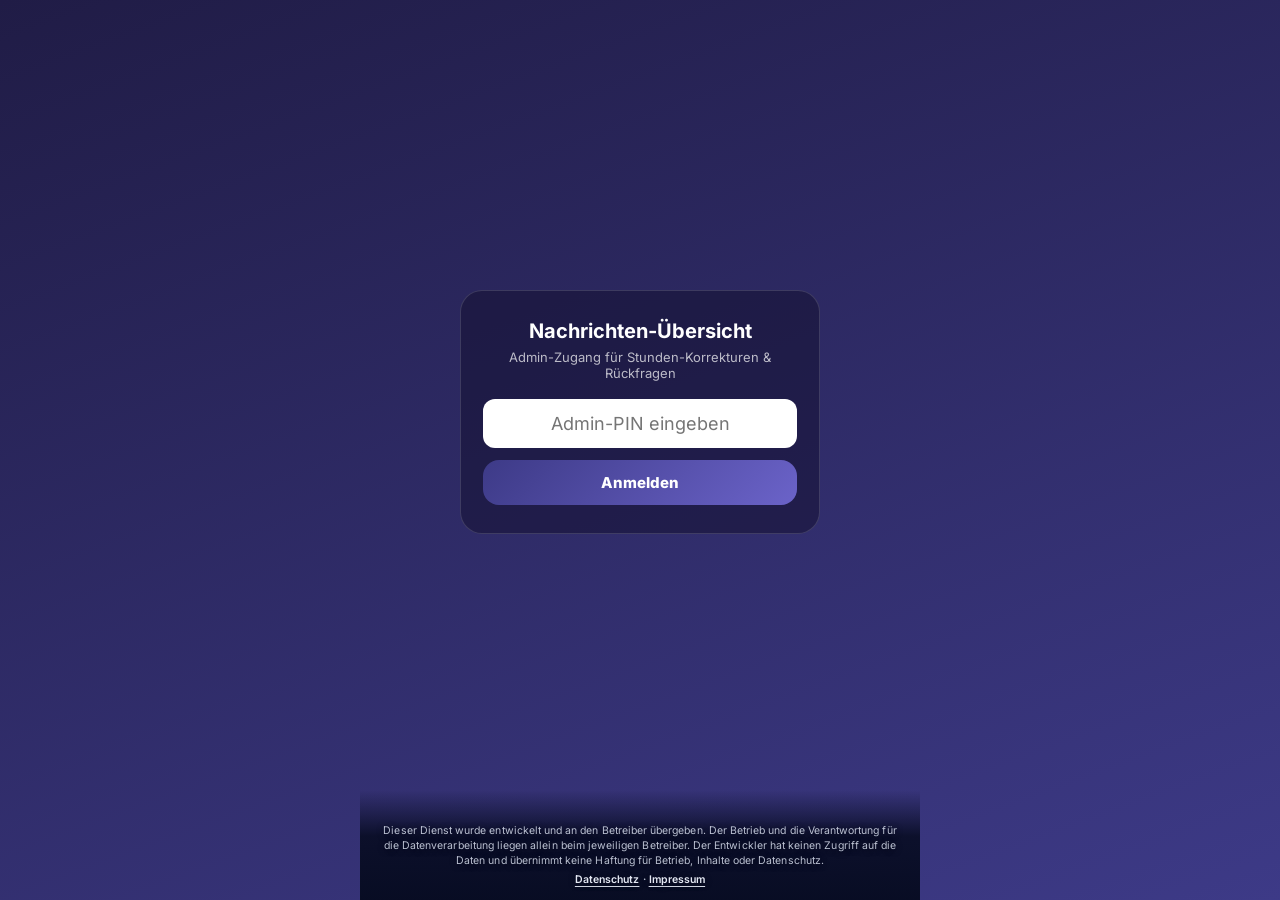
<file: admin-nachrichten.html>
<!DOCTYPE html>
<html lang="de">
<head>
<meta http-equiv="Content-Security-Policy" content="default-src 'none'; script-src 'self' 'sha256-yRhttDbFN0DYYvqUi8Ietj9NvEdU7ncGNBfTf6nNHxI=' 'sha256-SXjRCeqaJYmmAemiBa62nkKu/xvfp7W9CuSNQVdOWNs='; style-src 'self' 'unsafe-inline'; img-src 'self' data: https:; font-src 'self' data:; connect-src 'self' https://script.google.com https://script.googleusercontent.com; manifest-src 'self'; base-uri 'none'; form-action 'none'; object-src 'none'">
<script src="dienst-aus.3.js"></script>
<meta charset="UTF-8">
<meta name="viewport" content="width=device-width, initial-scale=1">
<title>Nachrichten – Admin</title>
<style>
  :root{ --purple:#3D3A87; --gold:#E8A33D; --border:#e2e2ea; --bg:#f5f5fa; }
  *{ box-sizing:border-box; }
  body{ margin:0; font-family:-apple-system, BlinkMacSystemFont, "Segoe UI", Roboto, Arial, sans-serif; background:var(--bg); color:#1a1a2e; }
  header{ background:var(--purple); color:#fff; padding:16px 20px; font-weight:800; font-size:18px; }

  .pinBack{ position:fixed; inset:0; z-index:50; background:linear-gradient(160deg, #201c46, #3D3A87); display:flex; align-items:center; justify-content:center; padding:20px; }
  .pinCard{ background:rgba(20,18,50,.55); border:1px solid rgba(255,255,255,.14); border-radius:22px; padding:28px 22px; max-width:360px; width:100%; text-align:center; }
  .pinCard h1{ color:#fff; font-size:20px; margin:0 0 6px; }
  .pinCard p{ color:rgba(255,255,255,.7); font-size:13px; margin:0 0 18px; }
  .pinCard input{ width:100%; padding:14px 16px; border-radius:16px; border:none; font-size:18px; text-align:center; margin-bottom:12px; }
  .pinCard button{ width:100%; padding:13px; border-radius:16px; border:none; background:linear-gradient(135deg, var(--purple), #6b63c9); color:#fff; font-weight:800; font-size:15px; cursor:pointer; }
  .pinErr{ display:none; color:#ff9a9a; font-size:13px; margin-top:10px; }

  #app{ display:none; padding:16px; max-width:900px; margin:0 auto; }

  .threadCard{ background:#fff; border-radius:14px; border:1px solid var(--border); margin-bottom:14px; overflow:hidden; }
  .threadHeader{ padding:12px 14px; background:#faf9ff; font-weight:800; display:flex; justify-content:space-between; align-items:center; cursor:pointer; }
  .threadBody{ padding:14px; display:none; }
  .msgBubble{ padding:8px 10px; border-radius:10px; margin-bottom:8px; font-size:13px; max-width:80%; }
  .msgMitarbeiter{ background:#f0f0f5; margin-right:auto; }
  .msgAdmin{ background:rgba(232,163,61,.25); margin-left:auto; }
  .replyRow{ display:flex; gap:8px; margin-top:10px; }
  .replyRow textarea{ flex:1; padding:8px 10px; border-radius:10px; border:1px solid var(--border); font-size:13px; min-height:44px; }
  .replyRow button{ padding:0 16px; border-radius:10px; border:none; background:var(--purple); color:#fff; font-weight:700; cursor:pointer; }
  #refreshBtn{ margin-bottom:14px; padding:10px 16px; border-radius:10px; border:none; background:var(--purple); color:#fff; font-weight:700; cursor:pointer; }
  #emptyState{ color:#777; padding:20px; text-align:center; }

  .tabBar{ display:flex; flex-wrap:wrap; gap:8px; margin-bottom:16px; }
  .viewBtn{ flex:1; padding:9px 10px; border-radius:10px; border:1px solid var(--border); background:#fff; font-weight:700; font-size:13px; cursor:pointer; }
  .viewBtn.active{ background:var(--purple); color:#fff; border-color:var(--purple); }
  .thisDevice{ margin-bottom:14px; padding:12px 14px; border-radius:14px; border:1px solid var(--border); background:#fff; font-size:13px; line-height:1.4; }
  .thisDevice.reg{ border:2px solid var(--gold); background:rgba(232,163,61,.10); }
  .thisDevice small{ display:block; color:#777; margin-top:4px; }
  .phoneCard{ display:flex; justify-content:space-between; align-items:center; gap:12px; background:#fff; border:1px solid var(--border); border-left:5px solid #2f9e44; border-radius:14px; padding:12px 14px; margin-bottom:10px; }
  .phoneCard.current{ border:2px solid var(--gold); border-left:5px solid var(--gold); background:rgba(232,163,61,.10); }
  .phoneCard.old{ border-left-color:#999; }
  .phoneMain{ min-width:0; }
  .phoneTop{ font-weight:800; font-size:14px; }
  .phoneEmp{ font-size:13px; margin-top:2px; }
  .phoneMeta{ font-size:11px; color:#777; margin-top:3px; line-height:1.4; }
  .phoneBadge{ display:inline-block; margin-left:6px; font-size:11px; font-weight:800; padding:2px 8px; border-radius:20px; background:var(--gold); color:#2b1f04; }
  .phoneResetBtn{ flex:0 0 auto; padding:8px 12px; border-radius:8px; border:1px solid #c0392b; background:#fff; color:#c0392b; font-weight:700; font-size:12px; cursor:pointer; }
  .empDev{ background:#fff; border:1px solid var(--border); border-radius:14px; padding:12px 14px; margin-bottom:10px; }
  .empDev.none{ border-left:5px solid #c0392b; }
  .empDev.ok{ border-left:5px solid #2f9e44; }
  .empDevTop{ display:flex; justify-content:space-between; align-items:center; gap:10px; margin-bottom:6px; }
  .empDevBadge{ font-size:11px; font-weight:800; padding:3px 10px; border-radius:20px; background:#f0eefc; color:#3D3A87; white-space:nowrap; }
  .devLine{ display:flex; justify-content:space-between; align-items:center; gap:10px; padding:7px 0; border-top:1px solid var(--border); font-size:13px; }
  .devLine small{ color:#777; display:block; }
  .devLine button, .empDevResetBtn{ padding:6px 10px; border-radius:8px; border:1px solid #c0392b; background:#fff; color:#c0392b; font-weight:700; font-size:12px; cursor:pointer; white-space:nowrap; }
  .empDevResetBtn{ margin-top:8px; }
  .helpItem{ background:#fff; border:1px solid var(--border); border-left:5px solid var(--gold); border-radius:14px; padding:12px 14px; margin-bottom:10px; }
  .helpItem.done{ opacity:.6; border-left-color:#2f9e44; }
  .helpItemTop{ display:flex; justify-content:space-between; gap:10px; font-size:13px; margin-bottom:6px; }
  .helpItemTop span{ color:#777; font-size:12px; white-space:nowrap; }
  .helpItemContact{ font-size:13px; font-weight:700; color:#3D3A87; margin-bottom:6px; }
  .helpItemText{ white-space:pre-wrap; font-size:14px; line-height:1.4; }
  .helpItemMeta{ margin-top:8px; font-size:11px; color:#999; word-break:break-all; }
  .helpItemBtns{ display:flex; gap:8px; margin-top:10px; }
  .helpItem.hasNew{ border-left-color:#c0392b; }
  .helpNewTag{ color:#c0392b; font-weight:800; }
  .helpThread{ margin-top:10px; display:flex; flex-direction:column; gap:7px; max-height:260px; overflow-y:auto; padding:2px; }
  .helpBubble{ max-width:85%; padding:8px 11px; border-radius:12px; font-size:13px; line-height:1.4; }
  .helpBubble.fromUser{ align-self:flex-start; background:#f1f1f6; }
  .helpBubble.fromAdmin{ align-self:flex-end; background:#fff3d6; border:1px solid #f0d9a0; }
  .helpBubbleWho{ font-size:10.5px; font-weight:800; opacity:.65; margin-bottom:2px; text-transform:uppercase; letter-spacing:.03em; }
  .helpBubbleText{ white-space:pre-wrap; word-break:break-word; }
  .helpBubbleTime{ font-size:10px; opacity:.55; margin-top:3px; text-align:right; }
  .helpReplyShown{ margin-top:10px; padding:9px 11px; border-radius:10px; background:#eef7f0; border:1px solid #bfe3c8; font-size:13px; line-height:1.4; white-space:pre-wrap; }
  .helpReplyBox{ margin-top:10px; }
  .helpReplyInput,.helpNoteInput{ width:100%; min-height:56px; resize:vertical; border-radius:10px; border:1px solid var(--border); padding:8px 10px; font:inherit; font-size:13px; box-sizing:border-box; }
  .helpReplyBtn{ margin-top:6px; padding:8px 14px; border-radius:10px; border:0; background:var(--gold); color:#3a2b00; font-weight:800; font-size:13px; cursor:pointer; }
  .helpNoteBox{ margin-top:10px; padding:9px 11px; border-radius:10px; background:#fafafa; border:1px dashed #d8d8d8; }
  .helpNoteLabel{ display:block; font-size:11.5px; font-weight:700; color:#8a6d00; margin-bottom:5px; }
  .helpNoteBtn{ margin-top:6px; padding:7px 12px; border-radius:9px; border:1px solid var(--border); background:#fff; font-size:12.5px; cursor:pointer; }
  .helpItemBtns button{ flex:1; padding:8px; border-radius:8px; border:1px solid var(--border); background:#fff; font-weight:700; font-size:12px; cursor:pointer; }
  .helpItemBtns .delBtn{ color:#c0392b; border-color:#c0392b; }
  .tabBtn{ padding:10px 18px; border-radius:10px; border:1px solid var(--border); background:#fff; color:#1a1a2e; font-weight:700; cursor:pointer; }
  .tabBtn.active{ background:var(--purple); color:#fff; border-color:var(--purple); }
  .tabPanel{ display:none; }
  .tabPanel.active{ display:block; }

  .uploadCard{ background:#fff; border-radius:14px; border:1px solid var(--border); padding:18px; }
  .uploadCard input[type="text"]{ width:100%; padding:12px 14px; border-radius:10px; border:1px solid var(--border); font-size:14px; margin-bottom:10px; box-sizing:border-box; }
  .searchResults{ margin-bottom:12px; }
  .searchResultItem{ padding:10px 12px; border-radius:10px; border:1px solid var(--border); margin-bottom:6px; cursor:pointer; font-size:14px; }
  .searchResultItem:hover{ background:#faf9ff; }
  .searchResultItem.selected{ background:var(--purple); color:#fff; border-color:var(--purple); }
  .selectedEmployee{ padding:10px 12px; border-radius:10px; background:rgba(232,163,61,.15); border:1px solid var(--gold); margin-bottom:12px; font-weight:700; }
  #uploadFileInput{ margin-bottom:12px; }
  #uploadBtn{ width:100%; padding:12px; border-radius:10px; border:none; background:linear-gradient(135deg, var(--purple), #6b63c9); color:#fff; font-weight:800; cursor:pointer; }
  #uploadStatus{ margin-top:10px; font-size:13px; }

  .overviewBar{ display:flex; gap:10px; align-items:center; margin-bottom:16px; flex-wrap:wrap; }
  .overviewBar input[type="month"]{ padding:10px 14px; border-radius:10px; border:1px solid var(--border); font-size:14px; }
  .overviewBar button{ padding:10px 16px; border-radius:10px; border:none; background:var(--purple); color:#fff; font-weight:700; cursor:pointer; }

  .empCard{ background:#fff; border-radius:14px; border:1px solid var(--border); margin-bottom:10px; overflow:hidden; }
  .empHeader{ padding:12px 14px; display:flex; justify-content:space-between; align-items:center; cursor:pointer; }
  .empHeader.sent{ border-left:5px solid #2f9e44; }
  .empHeader.notSent{ border-left:5px solid #c0392b; }
  .empStatusDot{ font-size:12px; font-weight:800; padding:3px 10px; border-radius:20px; }
  .empStatusDot.sent{ background:rgba(47,158,68,.15); color:#2f9e44; }
  .empStatusDot.notSent{ background:rgba(192,57,43,.15); color:#c0392b; }
  .empBody{ display:none; padding:14px; border-top:1px solid var(--border); }
  .empSums{ display:flex; gap:16px; margin-bottom:12px; flex-wrap:wrap; }
  .empSumBox{ background:#faf9ff; border-radius:10px; padding:8px 14px; font-size:13px; }
  .empSumBox b{ display:block; font-size:16px; }
  .freigabeToggle{ display:flex; align-items:center; gap:8px; margin-bottom:14px; font-weight:700; font-size:13px; }
  .dayRow{ display:grid; grid-template-columns:90px 1fr 70px 70px 70px 104px; gap:6px; align-items:center; padding:6px 4px; border-bottom:1px solid var(--border); font-size:12px; }
  .dayRow input, .dayRow select{ width:100%; padding:5px 6px; border-radius:6px; border:1px solid var(--border); font-size:12px; box-sizing:border-box; background:#fff; }
  .dayRow.diverges{ background:rgba(255,213,74,.12); }
  .dayRow input.invalid{ border-color:#c0392b; background:#fdecea; }
  .dayRow input:focus, .dayRow select:focus{ outline:2px solid #6b63c9; outline-offset:0; }
  .dayActions{ display:flex; gap:4px; align-items:center; justify-content:flex-end; }
  .saveState{ display:inline-block; min-width:16px; text-align:center; font-size:13px; font-weight:800; }
  .saveState.busy{ color:#999; }
  .saveState.ok{ color:#2f9e44; }
  .saveState.err{ color:#c0392b; cursor:help; }
  .dayCommentBtn, .dayDeleteBtn{ border:1px solid var(--border); background:#fff; border-radius:6px; padding:3px 6px; cursor:pointer; font-size:12px; }
  /* ===== Benachrichtigungen ===== */
  .notifBar{ background:#fff; border:2px solid var(--gold); border-radius:14px; padding:12px 14px; margin:0 0 14px; box-shadow:0 4px 18px rgba(232,163,61,.25); }
  .notifHead{ display:flex; align-items:center; justify-content:space-between; gap:10px; flex-wrap:wrap; }
  .notifTitle{ font-weight:900; font-size:15px; color:var(--purple); }
  .notifBtns{ display:flex; gap:8px; }
  .notifBtn{ border:1px solid var(--border); background:#fff; border-radius:8px; padding:6px 10px; font-size:12px; font-weight:700; cursor:pointer; color:#333; }
  .notifBtn.primary{ background:var(--purple); color:#fff; border-color:var(--purple); }
  .notifList{ margin-top:10px; display:flex; flex-direction:column; gap:6px; }
  .notifItem{ display:flex; gap:10px; align-items:flex-start; text-align:left; width:100%; border:1px solid var(--border); background:#faf9ff; border-radius:10px; padding:9px 11px; cursor:pointer; font:inherit; color:inherit; }
  .notifItem:hover{ background:#f1eefc; border-color:var(--purple); }
  .notifIcon{ font-size:18px; line-height:1.25; }
  .notifText{ flex:1; font-size:13px; line-height:1.4; color:#222; min-width:0; overflow-wrap:anywhere; }
  .notifSub{ display:block; font-size:12px; color:#666; margin-top:2px; }
  .notifTime{ font-size:11px; color:#888; white-space:nowrap; padding-top:2px; }
  .notifMore{ border:none; background:none; color:var(--purple); font-weight:700; font-size:12px; cursor:pointer; padding:6px 2px; text-align:left; }
  .notifFlash{ animation:notifFlash 1.8s ease; }
  @keyframes notifFlash{ 0%,60%{ box-shadow:0 0 0 4px rgba(232,163,61,.7); } 100%{ box-shadow:0 0 0 0 rgba(232,163,61,0); } }
  .dayOrig{ grid-column:1 / -1; display:none; font-size:11px; color:#8A5A15; background:rgba(255,213,74,.16); border-radius:6px; padding:3px 8px; }
  .dayOrig.show{ display:block; }
  .dayCommentRow{ grid-column:1 / -1; display:none; }
  .dayCommentRow.show{ display:block; }
  .dayCommentRow input{ background:rgba(232,163,61,.12); }
  .empSumBox.flash{ animation:sumFlash .7s ease; }
  @keyframes sumFlash{ 0%{ background:#ffe9a8; } 100%{ background:#faf9ff; } }
  .dayRow.off{ grid-template-columns:130px 1fr; background:#eceef2; color:#7b8494; }
  .dayRow.off .dayWd{ margin-left:4px; font-weight:700; }
  .dayRow.off .dayOffLabel{ display:flex; align-items:center; gap:10px; flex-wrap:wrap; }
  .pdfNote{ display:none; margin:-2px 0 8px; padding:7px 10px; border-radius:8px; font-size:12.5px; line-height:1.4; }
  .pdfNote.busy,.pdfNote.ok,.pdfNote.err{ display:block; }
  .pdfNote.busy{ background:#fff7db; color:#5c4a00; }
  .pdfNote.ok{ background:#e3f4ea; color:#14573a; }
  .pdfNote.ok a{ color:#14573a; font-weight:800; }
  .pdfNote.err{ background:#fdecea; color:#8a1f13; font-weight:700; }
  .dayAddBtn{ border:1px solid #6b63c9; background:#fff; color:#4a43a8; border-radius:8px; padding:3px 10px; font-size:12px; font-weight:700; cursor:pointer; }
  .dayAddBtn:hover{ background:#6b63c9; color:#fff; }
  .dayRow.deleted{ grid-template-columns:130px 1fr; background:#fdecea; color:#9b2c2c; }
  .dayRow.deleted .dayWd{ margin-left:4px; font-weight:700; }
  .dayRow.deleted .dayDelLabel{ font-weight:700; }
  .dayRow.off .dayOffLabel{ font-style:italic; }
  .dayEditBtn{ border:none; background:var(--purple); color:#fff; border-radius:6px; padding:4px 6px; cursor:pointer; font-size:11px; }
  .dayComment{ grid-column:1 / -1; font-size:11px; color:#8A5A15; background:rgba(232,163,61,.12); padding:4px 8px; border-radius:6px; margin-top:2px; }
  @media (max-width:640px){
    .dayRow{ grid-template-columns:72px 1fr 54px 54px 50px 92px; gap:4px; font-size:11px; }
    .dayRow.off{ grid-template-columns:100px 1fr; }
    .dayRow input, .dayRow select{ padding:4px 3px; font-size:11px; }
  }
/* Einbettung in die Dienstplan-Konsole (?embed=1&tab=...) */
@font-face{ font-family:'Inter'; src:url('inter-latin.woff2') format('woff2'); font-weight:100 900; font-display:swap; }
html.embed{ color-scheme:light; }
html.embed body{ background:#fff; padding:0; font-family:'Inter', system-ui, -apple-system, 'Segoe UI', Roboto, sans-serif; font-size:14px; line-height:1.5; color:#15142b; }
html.embed input, html.embed select, html.embed textarea{ font-family:inherit; border-radius:12px; border:1.5px solid #dcdbf0; background:#fff; color:inherit; transition:border-color .15s, box-shadow .15s; }
html.embed input:focus, html.embed select:focus, html.embed textarea:focus{ outline:none; border-color:#6863D6; box-shadow:0 0 0 3px rgba(104,99,214,.18); }
html.embed button{ font-family:inherit; border-radius:12px; font-weight:700; cursor:pointer; transition:transform .1s, box-shadow .15s; }
html.embed button:active{ transform:scale(.98); }
html.embed .threadCard, html.embed .empCard, html.embed .phoneCard, html.embed .empDev, html.embed .helpItem, html.embed .uploadCard, html.embed .thisDevice, html.embed .empSumBox{ border-radius:16px; border:1px solid #e6e5f3; box-shadow:0 1px 2px rgba(30,27,75,.05), 0 6px 18px rgba(30,27,75,.04); }
html.embed .overviewBar{ display:flex; gap:10px; align-items:center; flex-wrap:wrap; }
html.embed .overviewBar button, html.embed #uploadBtn, html.embed .replyRow button{ background:linear-gradient(135deg, #3D3A87, #6863D6); color:#fff; border:none; padding:10px 18px; box-shadow:0 4px 12px rgba(61,58,135,.22); }
html.embed .empHeader, html.embed .threadHeader{ border-radius:16px 16px 0 0; }
html.embed .phoneBadge, html.embed .empDevBadge, html.embed .empStatusDot{ font-weight:700; }
html.embed .msgBubble, html.embed .dayRow{ border-radius:14px; }
html.embed ::selection{ background:rgba(104,99,214,.25); }
html.embed #app{ padding:14px 18px 24px; max-width:none; }
html.embed header, html.embed #planConsoleLink, html.embed .tabBar, html.embed #notifBar{ display:none !important; }
html.embed.maintOnly .tabPanel{ display:none !important; }
html.embed:not(.maintOnly) #maintBar{ display:none !important; }
</style>
<script>
// Schutz vor fremdem Einbetten (Clickjacking): nur Seiten derselben Herkunft (die eigene Konsole) dürfen diese Seite in einem Rahmen zeigen
(function(){
  if(window.top === window.self) return;
  var same = false;
  try{ same = window.top.location.origin === location.origin; }catch(e){ same = false; }
  if(!same){
    window.__dpBlocked = true;
    document.documentElement.style.display = "none";
  }
})();
</script>
<link rel="stylesheet" href="adm-neu.1.css">
</head>
<body>

<div class="pinBack" id="pinBack">
  <div class="pinCard">
    <h1>Nachrichten-Übersicht</h1>
    <p>Admin-Zugang für Stunden-Korrekturen & Rückfragen</p>
    <input id="pinInput" inputmode="numeric" placeholder="Admin-PIN eingeben">
    <button id="pinBtn" type="button">Anmelden</button>
    <div class="pinErr" id="pinErr">Falscher PIN</div>
  </div>
</div>

<div id="app">
  <header style="margin:-16px -16px 16px -16px;">Admin-Bereich</header>

  <a id="planConsoleLink" href="dienstplan-admin.html" style="display:flex; align-items:center; gap:10px; flex-wrap:wrap; margin-bottom:16px; padding:14px 16px; border-radius:14px; border:1px solid var(--border); background:#fff; text-decoration:none; color:inherit; font-weight:900;">
    📅 Dienstplan-Konsole
    <span style="font-weight:400; font-size:12px; opacity:.7;">Schichten planen, Anträge, Krankmeldungen, Auswertung</span>
  </a>

  <div class="notifBar" id="notifBar" style="display:none;" role="status">
    <div class="notifHead">
      <div class="notifTitle" id="notifTitle">🔔 Neu seit deinem letzten Besuch</div>
      <div class="notifBtns">
        <button type="button" class="notifBtn" id="notifToggle">Einklappen ▴</button>
        <button type="button" class="notifBtn primary" id="notifReadAll">Alle als gelesen</button>
      </div>
    </div>
    <div class="notifList" id="notifList"></div>
  </div>

  <div id="maintBar" style="margin-bottom:16px; padding:14px 16px; border-radius:14px; border:1px solid var(--border); background:#fff;">
    <div style="display:flex; align-items:center; justify-content:space-between; gap:12px; flex-wrap:wrap;">
      <div>
        <div id="maintTitle" style="font-weight:900; font-size:15px;">Status wird geladen…</div>
        <div id="maintSub" style="font-size:12px; color:#777; margin-top:2px;"></div>
      </div>
      <div style="display:flex; gap:8px; flex-wrap:wrap;">
      <button id="maintToggleBtn" type="button" style="padding:11px 18px; border-radius:12px; border:none; background:var(--purple); color:#fff; font-weight:800; font-size:14px; cursor:pointer;" disabled>…</button>
      <button id="maintSleepBtn" type="button" style="padding:11px 18px; border-radius:12px; border:none; background:linear-gradient(135deg,#6b63c9,#3D3A87); color:#fff; font-weight:800; font-size:14px; cursor:pointer;" disabled>😴 Admin schläft einschalten</button>
      </div>
    </div>
    <input id="maintMessageInput" type="text" placeholder="Hinweis für die Mitarbeiter (optional), z.B. Wieder erreichbar ab 14:00 Uhr" style="width:100%; margin-top:10px; padding:10px 12px; border-radius:10px; border:1px solid var(--border); font-size:13px; box-sizing:border-box;">
  </div>

  <div class="tabBar">
    <button class="tabBtn active" id="tabNachrichtenBtn" type="button">💬 Nachrichten</button>
    <button class="tabBtn" id="tabUploadBtn" type="button">📎 Dokument hochladen</button>
    <button class="tabBtn" id="tabOverviewBtn" type="button">📊 Stundenübersicht</button>
    <button class="tabBtn" id="tabHelpBtn" type="button">🛟 Hilfe</button>
    <button class="tabBtn" id="tabEmployeesBtn" type="button">📱 Handys</button>
  </div>

  <div class="tabPanel active" id="tabNachrichten">
    <button id="refreshBtn" type="button">🔄 Aktualisieren</button>
    <div id="threadsWrap"></div>
    <div id="emptyState" style="display:none;">Noch keine Nachrichten.</div>
  </div>

  <div class="tabPanel" id="tabUpload">
    <div class="uploadCard">
      <div style="font-weight:800; margin-bottom:10px;">Mitarbeiter suchen</div>
      <input type="text" id="searchNameInput" placeholder="Name eingeben (Tippfehler werden toleriert)...">
      <div class="searchResults" id="searchResults"></div>

      <div id="selectedEmployeeWrap" style="display:none;">
        <div class="selectedEmployee" id="selectedEmployeeLabel"></div>

        <input type="file" id="uploadFileInput" accept="application/pdf">
        <button id="uploadBtn" type="button">Dokument hochladen</button>
        <div id="uploadStatus"></div>

        <hr style="margin:18px 0; border:none; border-top:1px solid var(--border);">

        <div style="font-weight:800; margin-bottom:8px;">Vermerke (z.B. Verspätungen)</div>
        <div id="vermerkeListWrap" style="margin-bottom:10px;"></div>
        <textarea id="vermerkTextInput" placeholder="z.B. Verspätung am 05.12. um 10 Minuten" style="width:100%; min-height:110px; padding:12px 14px; border-radius:10px; border:1px solid var(--border); font-size:14px; font-family:monospace; white-space:pre; margin-bottom:10px; box-sizing:border-box; resize:vertical;"></textarea>
        <button id="vermerkAddBtn" type="button" style="width:100%; padding:12px; border-radius:10px; border:none; background:linear-gradient(135deg, var(--purple), #6b63c9); color:#fff; font-weight:800; cursor:pointer;">Eintrag hinzufügen</button>
        <div id="vermerkStatus" style="margin-top:10px; font-size:13px;"></div>
      </div>
    </div>
  </div>

  <div class="tabPanel" id="tabEmployees">
    <div id="empThisDevice" class="thisDevice"></div>
    <div style="display:flex; gap:8px; margin-bottom:12px;">
      <button class="viewBtn active" id="empViewPhonesBtn" type="button">📱 Alle Handys</button>
      <button class="viewBtn" id="empViewEmpBtn" type="button">👥 Nach Mitarbeiter</button>
    </div>
    <div style="font-size:13px; color:#555; margin-bottom:12px; line-height:1.4;">Jedes Handy gehört genau einem Mitarbeiter. Hier siehst du die PINs und die registrierten Handys. Pro Mitarbeiter sind maximal <b id="empMaxDevices">2</b> Handys möglich. Setzt du ein Handy zurück, merkt es das beim nächsten Öffnen selbst und fragt wieder nach der PIN.</div>
    <div style="display:flex; gap:8px; margin-bottom:14px; flex-wrap:wrap;">
      <input id="empSearchInput" type="text" placeholder="Name, PIN oder Handy suchen …" style="flex:1; min-width:180px; padding:10px 12px; border-radius:10px; border:1px solid var(--border); font-size:14px;">
      <button id="empRefreshBtn" type="button" style="padding:10px 16px; border-radius:10px; border:none; background:var(--purple); color:#fff; font-weight:700; cursor:pointer;">🔄 Aktualisieren</button>
    </div>
    <div id="empListWrap"></div>
    <button id="empResetAllBtn" type="button" style="width:100%; margin-top:18px; padding:11px; border-radius:10px; border:1px solid #c0392b; background:#fff; color:#c0392b; font-weight:800; cursor:pointer;">⚠️ Alle Handys aller Mitarbeiter zurücksetzen (nur im Notfall)</button>
  </div>

  <div class="tabPanel" id="tabHelp">
    <button id="helpRefreshBtn" type="button" style="margin-bottom:14px; padding:10px 16px; border-radius:10px; border:none; background:var(--purple); color:#fff; font-weight:700; cursor:pointer;">🔄 Aktualisieren</button>
    <div id="helpListWrap"></div>
  </div>

  <div class="tabPanel" id="tabOverview">
    <div class="overviewBar">
      <input type="month" id="overviewMonthInput">
      <button id="overviewLoadBtn" type="button">Anzeigen</button>
    </div>
    <div id="overviewWrap"></div>
  </div>
</div>

<script>
if(window.__dpBlocked) throw new Error("Einbetten nicht erlaubt");
const EMBED_PARAMS = new URLSearchParams(location.search);
const EMBED = EMBED_PARAMS.get("embed") === "1" && window.top !== window.self;
const EMBED_TAB = EMBED_PARAMS.get("tab") || "overview";
if(EMBED){
  document.documentElement.classList.add("embed");
  if(EMBED_TAB === "maint") document.documentElement.classList.add("maintOnly");
}
function tellConsoleAuthLost(){
  try{ window.parent.postMessage({ dpAdmin: "auth-expired" }, location.origin); }catch(e){}
}
const EQUIP_WEB_APP_URL = "https://script.google.com/macros/s/AKfycbzNrtg6-hoAv_kWkuE_noqRtlRYYJAzQMxJnpnEbyP3b4JjlHyG4vPVsuqdC45xrPe9/exec";
const EQUIP_API_TOKEN   = "Zk0sUhvBN2XU13DGgeAwhm-H-rtmBcK1OwJR7NLc1VI";
function getAdminSession(){
  try{ return sessionStorage.getItem("adm_session") || ""; }catch(e){ return ""; }
}
function saveAdminSession(token){
  try{ sessionStorage.setItem("adm_session", token); }catch(e){}
}
function clearAdminSession(){
  try{ sessionStorage.removeItem("adm_session"); }catch(e){}
}

const nativeFetch = window.fetch.bind(window);
window.fetch = async function(){
  const res = await nativeFetch.apply(null, arguments);
  try{
    const data = await res.clone().json();
    if(data && data.code === "ADMIN_AUTH") handleAuthExpired();
  }catch(e){}
  return res;
};

const pinBack = document.getElementById("pinBack");
const pinInput = document.getElementById("pinInput");
const pinBtn = document.getElementById("pinBtn");
const pinErr = document.getElementById("pinErr");
const appEl = document.getElementById("app");
const threadsWrap = document.getElementById("threadsWrap");
const emptyState = document.getElementById("emptyState");
const refreshBtn = document.getElementById("refreshBtn");

function enterAdminApp(){
  pinBack.style.display = "none";
  appEl.style.display = "block";
  if(EMBED){
    const btnId = { overview: "tabOverviewBtn", upload: "tabUploadBtn", employees: "tabEmployeesBtn", help: "tabHelpBtn" }[EMBED_TAB];
    if(btnId) setTimeout(()=> document.getElementById(btnId).click(), 0);
  }
  loadMaintenanceStatus();
  loadThreads();
  loadHelp();
  startNotifications();
}

function handleAuthExpired(){
  try{ stopNotifications(); }catch(e){}
  clearAdminSession();
  if(EMBED){ tellConsoleAuthLost(); return; }
  appEl.style.display = "none";
  pinBack.style.display = "flex";
  pinInput.value = "";
  pinErr.textContent = "Sitzung abgelaufen. Bitte neu anmelden.";
  pinErr.style.display = "block";
}

async function checkPin(){
  const pin = pinInput.value.trim();
  if(!pin) return;

  pinBtn.disabled = true;
  pinErr.style.display = "none";
  try{
    const res = await fetch(EQUIP_WEB_APP_URL, {
      method: "POST",
      body: JSON.stringify({ token: EQUIP_API_TOKEN, action: "adminLogin", pin: pin })
    });
    const r = await res.json();
    if(r.status === "success" && r.session){
      saveAdminSession(r.session);
      pinInput.value = "";
      enterAdminApp();
    }else{
      pinErr.textContent = r.message || "Anmeldung fehlgeschlagen";
      pinErr.style.display = "block";
    }
  }catch(err){
    pinErr.textContent = "Keine Verbindung: " + err.message;
    pinErr.style.display = "block";
  }finally{
    pinBtn.disabled = false;
  }
}
pinBtn.addEventListener("click", checkPin);
pinInput.addEventListener("keydown", (e)=>{ if(e.key === "Enter") checkPin(); });
refreshBtn.addEventListener("click", loadThreads);

// ===== Tabs =====
const tabNachrichtenBtn = document.getElementById("tabNachrichtenBtn");
const tabUploadBtn = document.getElementById("tabUploadBtn");
const tabOverviewBtn = document.getElementById("tabOverviewBtn");
const tabNachrichten = document.getElementById("tabNachrichten");
const tabUpload = document.getElementById("tabUpload");
const tabOverview = document.getElementById("tabOverview");
const tabHelpBtn = document.getElementById("tabHelpBtn");
const tabHelp = document.getElementById("tabHelp");
const tabEmployeesBtn = document.getElementById("tabEmployeesBtn");
const tabEmployees = document.getElementById("tabEmployees");

function activateTab(btn, panel){
  [tabNachrichtenBtn, tabUploadBtn, tabOverviewBtn, tabHelpBtn, tabEmployeesBtn].forEach(b => b.classList.remove("active"));
  [tabNachrichten, tabUpload, tabOverview, tabHelp, tabEmployees].forEach(p => p.classList.remove("active"));
  btn.classList.add("active");
  panel.classList.add("active");
}

tabNachrichtenBtn.addEventListener("click", ()=> activateTab(tabNachrichtenBtn, tabNachrichten));
tabUploadBtn.addEventListener("click", ()=> activateTab(tabUploadBtn, tabUpload));
tabOverviewBtn.addEventListener("click", ()=>{
  activateTab(tabOverviewBtn, tabOverview);
  if(!overviewMonthInput.value){
    const now = new Date();
    overviewMonthInput.value = now.getFullYear() + "-" + String(now.getMonth()+1).padStart(2,"0");
  }
  loadOverview();
});

// ===== Mitarbeiter-Suche (tippfehler-tolerant) =====
const searchNameInput = document.getElementById("searchNameInput");
const searchResults = document.getElementById("searchResults");
const selectedEmployeeWrap = document.getElementById("selectedEmployeeWrap");
const selectedEmployeeLabel = document.getElementById("selectedEmployeeLabel");
const uploadFileInput = document.getElementById("uploadFileInput");
const uploadBtn = document.getElementById("uploadBtn");
const uploadStatus = document.getElementById("uploadStatus");

let selectedPin = null;
let searchDebounce = null;

searchNameInput.addEventListener("input", ()=>{
  clearTimeout(searchDebounce);
  const query = searchNameInput.value.trim();
  if(query.length < 2){
    searchResults.innerHTML = "";
    return;
  }
  searchDebounce = setTimeout(()=> runSearch(query), 300);
});

async function runSearch(query){
  searchResults.innerHTML = `<div style="color:#777; font-size:13px;">Suche...</div>`;
  try{
    const res = await fetch(EQUIP_WEB_APP_URL, {
      method: "POST",
      body: JSON.stringify({ token: EQUIP_API_TOKEN, adminSession: getAdminSession(), action: "searchEmployee", query: query })
    });
    const data = await res.json();
    if(data.status !== "success" || !data.results || data.results.length === 0){
      searchResults.innerHTML = `<div style="color:#777; font-size:13px;">Keine Treffer.</div>`;
      return;
    }
    searchResults.innerHTML = "";
    data.results.forEach(r=>{
      const item = document.createElement("div");
      item.className = "searchResultItem";
      item.textContent = `${r.name} (PIN ${r.pin})`;
      item.addEventListener("click", ()=>{
        selectedPin = r.pin;
        selectedEmployeeLabel.textContent = `Ausgewählt: ${r.name} (PIN ${r.pin})`;
        selectedEmployeeWrap.style.display = "block";
        searchResults.innerHTML = "";
        searchNameInput.value = "";
        uploadStatus.textContent = "";
        loadVermerkeList();
      });
      searchResults.appendChild(item);
    });
  }catch(err){
    searchResults.innerHTML = `<div style="color:#c0392b; font-size:13px;">Fehler: ${escapeHtml(err.message)}</div>`;
  }
}

uploadBtn.addEventListener("click", async ()=>{
  if(!selectedPin){
    uploadStatus.style.color = "#c0392b";
    uploadStatus.textContent = "Bitte zuerst einen Mitarbeiter auswählen.";
    return;
  }
  const file = uploadFileInput.files[0];
  if(!file){
    uploadStatus.style.color = "#c0392b";
    uploadStatus.textContent = "Bitte eine Datei auswählen.";
    return;
  }

  uploadBtn.disabled = true;
  uploadStatus.style.color = "#666";
  uploadStatus.textContent = "Wird hochgeladen...";

  try{
    const base64 = await fileToBase64(file);
    const res = await fetch(EQUIP_WEB_APP_URL, {
      method: "POST",
      body: JSON.stringify({
        token: EQUIP_API_TOKEN, adminSession: getAdminSession(),
        action: "uploadDocument",
        pin: selectedPin,
        filename: file.name,
        mimeType: file.type || "application/pdf",
        fileBase64: base64
      })
    });
    const result = await res.json();
    if(result.status === "success"){
      uploadStatus.style.color = "#2f9e44";
      uploadStatus.textContent = "Hochgeladen! Der Mitarbeiter sieht es jetzt in der App.";
      uploadFileInput.value = "";
    }else{
      uploadStatus.style.color = "#c0392b";
      uploadStatus.textContent = "Fehler: " + result.message;
    }
  }catch(err){
    uploadStatus.style.color = "#c0392b";
    uploadStatus.textContent = "Fehler: " + err.message;
  }finally{
    uploadBtn.disabled = false;
  }
});

function fileToBase64(file){
  return new Promise((resolve, reject)=>{
    const reader = new FileReader();
    reader.onload = ()=> resolve(reader.result.split(",")[1]);
    reader.onerror = reject;
    reader.readAsDataURL(file);
  });
}

// ===== Vermerke =====
const vermerkeListWrap = document.getElementById("vermerkeListWrap");
const vermerkTextInput = document.getElementById("vermerkTextInput");
const vermerkAddBtn = document.getElementById("vermerkAddBtn");
const vermerkStatus = document.getElementById("vermerkStatus");

async function loadVermerkeList(){
  if(!selectedPin) return;
  vermerkeListWrap.innerHTML = `<div style="color:#777; font-size:13px;">Lädt...</div>`;
  try{
    const res = await fetch(EQUIP_WEB_APP_URL, {
      method: "POST",
      body: JSON.stringify({ token: EQUIP_API_TOKEN, adminSession: getAdminSession(), action: "adminGetVermerke", pin: selectedPin })
    });
    const data = await res.json();
    if(data.status !== "success" || !data.vermerke || data.vermerke.length === 0){
      vermerkeListWrap.innerHTML = `<div style="color:#777; font-size:13px;">Noch keine Einträge.</div>`;
      return;
    }
    vermerkeListWrap.innerHTML = data.vermerke.map(v => `
      <div style="padding:8px 10px; border-radius:8px; background:#faf9ff; border:1px solid var(--border); margin-bottom:6px; font-size:13px;">
        <span style="color:#777; font-size:11px; display:block;">${escapeHtml(v.zeitstempel)}</span>
        <div style="white-space:pre-wrap; font-family:monospace;">${escapeHtml(v.text)}</div>
      </div>
    `).join("");
  }catch(err){
    vermerkeListWrap.innerHTML = `<div style="color:#c0392b; font-size:13px;">Fehler: ${escapeHtml(err.message)}</div>`;
  }
}

vermerkAddBtn.addEventListener("click", async ()=>{
  const text = vermerkTextInput.value.trim();
  if(!selectedPin){
    vermerkStatus.style.color = "#c0392b";
    vermerkStatus.textContent = "Bitte zuerst einen Mitarbeiter auswählen.";
    return;
  }
  if(!text){
    vermerkStatus.style.color = "#c0392b";
    vermerkStatus.textContent = "Bitte einen Text eingeben.";
    return;
  }

  vermerkAddBtn.disabled = true;
  vermerkStatus.style.color = "#666";
  vermerkStatus.textContent = "Wird gespeichert...";

  try{
    const res = await fetch(EQUIP_WEB_APP_URL, {
      method: "POST",
      body: JSON.stringify({ token: EQUIP_API_TOKEN, adminSession: getAdminSession(), action: "addVermerk", pin: selectedPin, text: text })
    });
    const result = await res.json();
    if(result.status === "success"){
      vermerkTextInput.value = "";
      vermerkStatus.textContent = "";
      loadVermerkeList();
    }else{
      vermerkStatus.style.color = "#c0392b";
      vermerkStatus.textContent = "Fehler: " + result.message;
    }
  }catch(err){
    vermerkStatus.style.color = "#c0392b";
    vermerkStatus.textContent = "Fehler: " + err.message;
  }finally{
    vermerkAddBtn.disabled = false;
  }
});

async function loadThreads(){
  threadsWrap.innerHTML = `<div style="text-align:center; padding:20px; color:#777;">Lädt...</div>`;
  emptyState.style.display = "none";

  try{
    const res = await fetch(EQUIP_WEB_APP_URL, {
      method: "POST",
      body: JSON.stringify({ token: EQUIP_API_TOKEN, adminSession: getAdminSession(), action: "adminListMessages" })
    });
    const data = await res.json();

    if(data.status !== "success"){
      threadsWrap.innerHTML = `<div style="color:#c0392b; padding:20px;">Fehler: ${escapeHtml(data.message)}</div>`;
      return;
    }

    renderThreads(data.messages || []);
  }catch(err){
    threadsWrap.innerHTML = `<div style="color:#c0392b; padding:20px;">Fehler beim Laden: ${escapeHtml(err.message)}</div>`;
  }
}

function renderThreads(messages){
  const grouped = {};
  messages.forEach(m=>{
    if(!grouped[m.pin]) grouped[m.pin] = { name: m.name, pin: m.pin, msgs: [] };
    grouped[m.pin].msgs.push(m);
  });

  const pins = Object.keys(grouped);
  if(pins.length === 0){
    threadsWrap.innerHTML = "";
    emptyState.style.display = "block";
    return;
  }
  emptyState.style.display = "none";

  threadsWrap.innerHTML = "";
  pins.forEach(pin=>{
    const thread = grouped[pin];
    const card = document.createElement("div");
    card.className = "threadCard";
    card.dataset.pin = pin;

    const lastMsg = thread.msgs[thread.msgs.length - 1];
    card.innerHTML = `
      <div class="threadHeader">
        <span>${escapeHtml(thread.name)} (PIN ${escapeHtml(pin)})</span>
        <span style="font-weight:400; font-size:12px; color:#777;">${thread.msgs.length} Nachricht${thread.msgs.length === 1 ? "" : "en"}</span>
      </div>
      <div class="threadBody">
        <div class="msgsInner"></div>
        <div class="replyRow">
          <textarea placeholder="Antwort schreiben..."></textarea>
          <button type="button">Senden</button>
        </div>
        <div class="replyStatus" style="font-size:12px; margin-top:6px;"></div>
        <button type="button" class="deleteChatBtn" style="margin-top:10px; width:100%; padding:8px; border-radius:8px; border:1px solid #c0392b; background:#fff; color:#c0392b; font-weight:700; cursor:pointer; font-size:12px;">🗑️ Gesamten Verlauf löschen</button>
      </div>
    `;

    const header = card.querySelector(".threadHeader");
    const body = card.querySelector(".threadBody");
    header.addEventListener("click", ()=>{
      body.style.display = body.style.display === "none" ? "block" : "none";
    });

    const msgsInner = card.querySelector(".msgsInner");
    thread.msgs.forEach(m=>{
      const bubble = document.createElement("div");
      bubble.className = "msgBubble " + (m.absender === "Admin" ? "msgAdmin" : "msgMitarbeiter");
      bubble.textContent = m.text;
      msgsInner.appendChild(bubble);
    });

    const deleteChatBtn = card.querySelector(".deleteChatBtn");
    deleteChatBtn.addEventListener("click", async ()=>{
      if(!confirm(`Gesamten Nachrichtenverlauf von ${thread.name} (PIN ${pin}) wirklich unwiderruflich löschen?`)) return;

      deleteChatBtn.disabled = true;
      deleteChatBtn.textContent = "Wird gelöscht...";
      try{
        const res = await fetch(EQUIP_WEB_APP_URL, {
          method: "POST",
          body: JSON.stringify({ token: EQUIP_API_TOKEN, adminSession: getAdminSession(), action: "adminDeleteChatHistory", pin: pin })
        });
        const result = await res.json();
        if(result.status === "success"){
          loadThreads();
        }else{
          alert("Fehler: " + result.message);
          deleteChatBtn.disabled = false;
          deleteChatBtn.textContent = "🗑️ Gesamten Verlauf löschen";
        }
      }catch(err){
        alert("Fehler: " + err.message);
        deleteChatBtn.disabled = false;
        deleteChatBtn.textContent = "🗑️ Gesamten Verlauf löschen";
      }
    });

    const replyBtn = card.querySelector(".replyRow button");
    const replyTextarea = card.querySelector(".replyRow textarea");
    const replyStatus = card.querySelector(".replyStatus");

    replyBtn.addEventListener("click", async ()=>{
      const text = replyTextarea.value.trim();
      if(!text) return;
      replyBtn.disabled = true;
      replyStatus.textContent = "Wird gesendet...";
      replyStatus.style.color = "#666";

      try{
        const res = await fetch(EQUIP_WEB_APP_URL, {
          method: "POST",
          body: JSON.stringify({ token: EQUIP_API_TOKEN, adminSession: getAdminSession(), action: "adminReply", pin: pin, text: text })
        });
        const result = await res.json();
        if(result.status === "success"){
          replyTextarea.value = "";
          replyStatus.textContent = "";
          loadThreads();
        }else{
          replyStatus.style.color = "#c0392b";
          replyStatus.textContent = "Fehler: " + result.message;
        }
      }catch(err){
        replyStatus.style.color = "#c0392b";
        replyStatus.textContent = "Fehler: " + err.message;
      }finally{
        replyBtn.disabled = false;
      }
    });

    threadsWrap.appendChild(card);
  });
}

// Auch Anführungszeichen entschärfen: Der Wert steht oft in Attributen (value="…"), dort darf nichts ausbrechen können
function escapeHtml(str){
  const div = document.createElement("div");
  div.textContent = str == null ? "" : String(str);
  return div.innerHTML.replace(/"/g, "&quot;").replace(/'/g, "&#39;");
}

// ===== Stundenübersicht =====
const overviewMonthInput = document.getElementById("overviewMonthInput");
const overviewLoadBtn = document.getElementById("overviewLoadBtn");
const overviewWrap = document.getElementById("overviewWrap");

overviewLoadBtn.addEventListener("click", loadOverview);

async function loadOverview(){
  await flushAllPending();
  const month = overviewMonthInput.value;
  if(!month){
    overviewWrap.innerHTML = `<div style="color:#c0392b;">Bitte einen Monat wählen.</div>`;
    return;
  }
  overviewWrap.innerHTML = `<div style="text-align:center; padding:20px; color:#777;">Lädt...</div>`;

  try{
    const res = await fetch(EQUIP_WEB_APP_URL, {
      method: "POST",
      body: JSON.stringify({ token: EQUIP_API_TOKEN, adminSession: getAdminSession(), action: "adminGetOverview", month: month })
    });
    const data = await res.json();
    if(data.status !== "success"){
      overviewWrap.innerHTML = `<div style="color:#c0392b;">Fehler: ${escapeHtml(data.message)}</div>`;
      return;
    }
    renderOverview(data.results, month);
  }catch(err){
    overviewWrap.innerHTML = `<div style="color:#c0392b;">Fehler: ${escapeHtml(err.message)}</div>`;
  }
}

let expandedPin = null;
let pendingDeleteFeedback = null;

function renderOverview(results, month){
  if(!results || results.length === 0){
    overviewWrap.innerHTML = `<div style="color:#777; padding:20px; text-align:center;">Keine Mitarbeiter registriert.</div>`;
    return;
  }

  const sent = results.filter(e => e.hasSubmitted && e.source !== "admin");
  const notSent = results.filter(e => !e.hasSubmitted || e.source === "admin");   // vom Admin erfasst, aber nicht vom Mitarbeiter gesendet

  overviewWrap.innerHTML = `
    <div style="font-weight:900; font-size:15px; margin:16px 0 8px; color:#2f9e44;">✅ Gesendet (${sent.length})</div>
    <div id="overviewSentWrap"></div>
    <div style="font-weight:900; font-size:15px; margin:20px 0 8px; color:#c0392b;">❌ Noch nicht gesendet (${notSent.length})</div>
    <div id="overviewNotSentWrap"></div>
  `;

  const sentWrap = document.getElementById("overviewSentWrap");
  const notSentWrap = document.getElementById("overviewNotSentWrap");

  if(sent.length === 0){
    sentWrap.innerHTML = `<div style="color:#777; padding:10px; font-size:13px;">Niemand.</div>`;
  }else{
    sent.forEach(emp => sentWrap.appendChild(buildEmployeeCard(emp, month)));
  }

  if(notSent.length === 0){
    notSentWrap.innerHTML = `<div style="color:#777; padding:10px; font-size:13px;">Alle haben gesendet.</div>`;
  }else{
    notSent.forEach(emp => notSentWrap.appendChild(buildEmployeeCard(emp, month)));
  }
}

/* ===== SadPdf: kleiner PDF-Erzeuger ohne Bibliothek (funktioniert auch offline) ===== */
const SadPdf = (function(){
  const W_REG = [278,278,355,556,556,889,667,191,333,333,389,584,278,333,278,278,556,556,556,556,556,556,556,556,556,556,278,278,584,584,584,556,1015,667,667,722,722,667,611,778,722,278,500,667,556,833,722,778,667,778,722,667,611,722,667,944,667,667,611,278,278,278,469,556,333,556,556,500,556,556,278,556,556,222,222,500,222,833,556,556,556,556,333,500,278,556,500,722,500,500,500,334,260,334,584];
  const W_BOLD = [278,333,474,556,556,889,722,238,333,333,389,584,278,333,278,278,556,556,556,556,556,556,556,556,556,556,333,333,584,584,584,611,975,722,722,722,722,667,611,778,722,278,556,722,611,833,722,778,667,778,722,667,611,722,667,944,667,667,611,333,278,333,584,556,333,556,611,556,611,556,333,611,611,278,278,556,278,889,611,611,611,611,389,556,333,611,556,778,556,556,500,389,280,389,584];
  const SPECIAL = { 0xE4:[556,556], 0xF6:[556,611], 0xFC:[556,611], 0xC4:[667,722], 0xD6:[778,778], 0xDC:[722,722], 0xDF:[611,611], 0x96:[556,556], 0x97:[1000,1000], 0x85:[1000,1000], 0x95:[350,350], 0xB7:[278,278], 0x80:[556,556] };
  const CP1252 = {0x20AC:0x80,0x201A:0x82,0x0192:0x83,0x201E:0x84,0x2026:0x85,0x2020:0x86,0x2021:0x87,0x02C6:0x88,0x2030:0x89,0x0160:0x8A,0x2039:0x8B,0x0152:0x8C,0x017D:0x8E,0x2018:0x91,0x2019:0x92,0x201C:0x93,0x201D:0x94,0x2022:0x95,0x2013:0x96,0x2014:0x97,0x02DC:0x98,0x2122:0x99,0x0161:0x9A,0x203A:0x9B,0x0153:0x9C,0x017E:0x9E,0x0178:0x9F};

  const BASE_LETTER = { 0x131: "i", 0x141: "L", 0x142: "l", 0x110: "D", 0x111: "d" };

  function bytesOf(str){
    const out = [];
    for(const ch of String(str == null ? "" : str)){
      const c = ch.codePointAt(0);
      if((c >= 0x1F000 && c <= 0x1FAFF) || (c >= 0x2600 && c <= 0x27BF) || c === 0xFE0F || c === 0x200D) continue;
      if(c === 9) out.push(32);
      else if(c >= 32 && c < 127) out.push(c);
      else if(c >= 160 && c <= 255) out.push(c);
      else if(CP1252[c]) out.push(CP1252[c]);
      else {
        // Buchstaben ohne Platz in der Standardschrift (z. B. ş, ğ, ı, İ, ł) -> Grundbuchstabe
        let alt = BASE_LETTER[c];
        if(!alt){ const dec = ch.normalize("NFD"); if(dec.length > 1 && dec.charCodeAt(0) < 128) alt = dec[0]; }
        out.push(alt ? alt.charCodeAt(0) : 63);
      }
    }
    return out;
  }
  function charW(b, bold){
    if(b >= 32 && b <= 126) return (bold ? W_BOLD : W_REG)[b - 32];
    const s = SPECIAL[b];
    return s ? s[bold ? 1 : 0] : 556;
  }
  function width(str, size, bold){
    let w = 0;
    bytesOf(str).forEach(b => { w += charW(b, bold); });
    return w * size / 1000;
  }
  function fit(str, size, bold, maxW){
    str = String(str == null ? "" : str);
    if(width(str, size, bold) <= maxW) return str;
    let s = str;
    while(s.length > 1 && width(s + "\u2026", size, bold) > maxW) s = s.slice(0, -1);
    return s + "\u2026";
  }
  function wrap(text, size, bold, maxW){
    const lines = [];
    String(text == null ? "" : text).replace(/\r/g, "").split("\n").forEach(par => {
      if(par.trim() === ""){ lines.push(""); return; }
      let cur = "";
      par.split(/ +/).forEach(word => {
        while(width(word, size, bold) > maxW){
          let cut = word.length;
          while(cut > 1 && width(word.slice(0, cut), size, bold) > maxW) cut--;
          if(cur){ lines.push(cur); cur = ""; }
          lines.push(word.slice(0, cut));
          word = word.slice(cut);
        }
        const test = cur ? cur + " " + word : word;
        if(cur && width(test, size, bold) > maxW){ lines.push(cur); cur = word; }
        else cur = test;
      });
      lines.push(cur);
    });
    return lines;
  }
  function lit(str){
    let s = "(";
    bytesOf(str).forEach(b => {
      if(b === 40 || b === 41 || b === 92) s += "\\" + String.fromCharCode(b);
      else if(b < 32 || b > 126) s += "\\" + b.toString(8).padStart(3, "0");
      else s += String.fromCharCode(b);
    });
    return s + ")";
  }
  const num = v => String(Math.round(v * 100) / 100);
  function rgb(hex){
    const h = hex.replace("#", "");
    return [0, 2, 4].map(i => (parseInt(h.slice(i, i + 2), 16) / 255).toFixed(3)).join(" ");
  }

  function Page(H){ this.ops = []; this.H = H; }
  Page.prototype.rect = function(x, yTop, w, h, color){
    this.ops.push(rgb(color) + " rg " + num(x) + " " + num(this.H - yTop - h) + " " + num(w) + " " + num(h) + " re f");
  };
  Page.prototype.line = function(x1, y1, x2, y2, color, wd){
    this.ops.push(num(wd) + " w " + rgb(color) + " RG " + num(x1) + " " + num(this.H - y1) + " m " + num(x2) + " " + num(this.H - y2) + " l S");
  };
  Page.prototype.text = function(str, x, baseTop, size, bold, color){
    if(String(str) === "") return;
    this.ops.push("BT /F" + (bold ? 2 : 1) + " " + num(size) + " Tf " + rgb(color) + " rg " + num(x) + " " + num(this.H - baseTop) + " Td " + lit(str) + " Tj ET");
  };

  function build(d){
    const PW = 595.28, PH = 841.89, M = 36, CW = PW - 2 * M;
    const pages = [];
    let pg = new Page(PH);
    pages.push(pg);
    let y = M;

    pg.text(d.title || "Stundenformular", M, y + 18, 20, true, "#3D3A87");
    pg.text(d.subtitle || "", M, y + 36, 11, false, "#374151");
    (d.meta || []).forEach((m, i) => {
      pg.text(m, PW - M - width(m, 8.5, false), y + 12 + i * 11, 8.5, false, "#6B7280");
    });
    y += 48;
    pg.line(M, y, PW - M, y, "#3D3A87", 1.2);
    y += 10;

    // Legende
    const anyCorrected = (d.rows || []).some(r => r.corrected);
    const anyDeleted = (d.rows || []).some(r => r.deleted);
    const legends = [{ label: "= nicht gearbeitet", color: "#D1D5DB" }];
    if(anyDeleted) legends.push({ label: "= vom Admin gelöscht", color: "#F5B5B1" });
    let rx = PW - M;
    legends.forEach(lg => {
      const w = width(lg.label, 8, false);
      pg.rect(rx - w - 16, y, 11, 8, lg.color);
      pg.text(lg.label, rx - w, y + 7, 8, false, "#6B7280");
      rx -= w + 16 + 14;
    });
    if(anyCorrected){
      const l2 = "* = vom Admin korrigiert";
      pg.text(l2, M, y + 7, 8, false, "#6B7280");
    }
    y += 14;

    // Tabellenkopf
    const cols = [
      { k: "date",  t: "Datum",    w: 92,  a: "l" },
      { k: "ort",   t: "Standort", w: 215, a: "l" },
      { k: "start", t: "Beginn",   w: 62,  a: "c" },
      { k: "end",   t: "Ende",     w: 62,  a: "c" },
      { k: "hours", t: "Stunden",  w: 92,  a: "r" }
    ];
    const rows = d.rows || [];
    const rowH = rows.length > 31 ? 13.6 : 14.4;
    const headH = 18;
    pg.rect(M, y, CW, headH, "#3D3A87");
    let x = M;
    cols.forEach(c => {
      const tw = width(c.t, 9, true);
      const tx = c.a === "l" ? x + 6 : c.a === "c" ? x + (c.w - tw) / 2 : x + c.w - tw - 8;
      pg.text(c.t, tx, y + 12.5, 9, true, "#FFFFFF");
      x += c.w;
    });
    y += headH;
    const tableTop = y;

    rows.forEach((r, i) => {
      const top = tableTop + i * rowH;
      const deleted = !!r.deleted;
      const off = !!r.off || deleted;
      pg.rect(M, top, CW, rowH, deleted ? "#FDECEA" : (off ? "#E5E7EB" : (i % 2 ? "#FAFAFD" : "#FFFFFF")));
      pg.line(M, top + rowH, M + CW, top + rowH, "#D1D5DB", 0.4);
      const base = top + rowH - 4.2;
      const ink = deleted ? "#9B2C2C" : (off ? "#6B7280" : "#111827");
      let cx = M;
      cols.forEach(c => {
        let val;
        if(c.k === "date") val = (r.date || "") + (r.wd ? "  " + r.wd : "");
        else if(c.k === "ort") val = deleted ? "vom Admin gelöscht" : (off ? "nicht gearbeitet" : (r.ort || "–"));
        else if(c.k === "hours") val = off ? "–" : ((r.hours === "" || r.hours == null) ? "–" : String(r.hours) + (r.corrected ? " *" : ""));
        else val = off ? "–" : (r[c.k] || "–");
        const bold = !off && (c.k === "date" || c.k === "hours");
        val = fit(val, 8.6, bold, c.w - 12);
        const tw = width(val, 8.6, bold);
        const tx = c.a === "l" ? cx + 6 : c.a === "c" ? cx + (c.w - tw) / 2 : cx + c.w - tw - 8;
        pg.text(val, tx, base, 8.6, bold, ink);
        cx += c.w;
      });
    });
    y = tableTop + rows.length * rowH;
    pg.line(M, tableTop, M, y, "#D1D5DB", 0.5);
    pg.line(M + CW, tableTop, M + CW, y, "#D1D5DB", 0.5);
    y += 6;

    // Summen
    (d.totals || []).forEach(t => {
      pg.rect(M, y, CW, 19, "#F3E8FF");
      pg.text(t.label, M + 8, y + 13, 10, true, "#3D3A87");
      const vw = width(t.value, 11, true);
      pg.text(t.value, M + CW - vw - 8, y + 13.5, 11, true, "#3D3A87");
      y += 21;
    });
    y += 6;

    // Textabschnitte (Bemerkung, Kommentar, Korrekturen) mit Seitenumbruch
    const limit = PH - M - 24;
    function ensure(h){
      if(y + h > limit){
        pg = new Page(PH);
        pages.push(pg);
        y = M;
      }
    }
    (d.sections || []).forEach(sec => {
      if(!sec.text || !String(sec.text).trim()) return;
      const lines = wrap(sec.text, 9.5, false, CW - 16);
      ensure(30);
      pg.text(sec.title, M, y + 10, 10, true, "#3D3A87");
      y += 15;
      let i = 0;
      while(i < lines.length){
        const room = Math.max(1, Math.floor((limit - y - 10) / 12.2));
        if(room < 2 && i < lines.length){ ensure(1e9); continue; }
        const chunk = lines.slice(i, i + room);
        const boxH = chunk.length * 12.2 + 8;
        pg.rect(M, y, CW, boxH, "#F9FAFB");
        pg.line(M, y, M, y + boxH, "#E8A33D", 2.2);
        chunk.forEach((ln, k) => pg.text(ln, M + 8, y + 12 + k * 12.2, 9.5, false, "#111827"));
        y += boxH + 4;
        i += chunk.length;
        if(i < lines.length) ensure(1e9);
      }
      y += 6;
    });

    // Fußzeile
    pages.forEach((p, i) => {
      p.line(M, PH - M - 12, PW - M, PH - M - 12, "#D1D5DB", 0.5);
      p.text(d.footer || "", M, PH - M - 1, 7.5, false, "#9CA3AF");
      const pn = "Seite " + (i + 1) + " / " + pages.length;
      p.text(pn, PW - M - width(pn, 7.5, false), PH - M - 1, 7.5, false, "#9CA3AF");
    });

    // Dokument zusammensetzen
    const objs = [];
    objs[1] = "<< /Type /Catalog /Pages 2 0 R >>";
    objs[2] = "<< /Type /Pages /Kids [" + pages.map((_, i) => (5 + i * 2) + " 0 R").join(" ") + "] /Count " + pages.length + " >>";
    objs[3] = "<< /Type /Font /Subtype /Type1 /BaseFont /Helvetica /Encoding /WinAnsiEncoding >>";
    objs[4] = "<< /Type /Font /Subtype /Type1 /BaseFont /Helvetica-Bold /Encoding /WinAnsiEncoding >>";
    pages.forEach((p, i) => {
      const pid = 5 + i * 2, cid = pid + 1;
      const stream = p.ops.join("\n");
      objs[pid] = "<< /Type /Page /Parent 2 0 R /MediaBox [0 0 " + num(PW) + " " + num(PH) + "] /Resources << /Font << /F1 3 0 R /F2 4 0 R >> >> /Contents " + cid + " 0 R >>";
      objs[cid] = "<< /Length " + stream.length + " >>\nstream\n" + stream + "\nendstream";
    });
    const infoId = 5 + pages.length * 2;
    const now = new Date();
    const p2 = n => String(n).padStart(2, "0");
    const cd = "D:" + now.getFullYear() + p2(now.getMonth() + 1) + p2(now.getDate()) + p2(now.getHours()) + p2(now.getMinutes()) + p2(now.getSeconds());
    objs[infoId] = "<< /Title " + lit(d.docTitle || d.title || "Stundenformular") + " /Creator (Stundenformular) /Producer (Stundenformular) /CreationDate (" + cd + ") >>";

    let out = "%PDF-1.4\n%" + String.fromCharCode(0xE2, 0xE3, 0xCF, 0xD3) + "\n";
    const offs = [];
    for(let i = 1; i <= infoId; i++){
      offs[i] = out.length;
      out += i + " 0 obj\n" + objs[i] + "\nendobj\n";
    }
    const xref = out.length;
    out += "xref\n0 " + (infoId + 1) + "\n0000000000 65535 f \n";
    for(let i = 1; i <= infoId; i++) out += String(offs[i]).padStart(10, "0") + " 00000 n \n";
    out += "trailer\n<< /Size " + (infoId + 1) + " /Root 1 0 R /Info " + infoId + " 0 R >>\nstartxref\n" + xref + "\n%%EOF\n";
    return Uint8Array.from(out, ch => ch.charCodeAt(0) & 255);
  }

  function download(bytes, filename){
    const blob = new Blob([bytes], { type: "application/pdf" });
    const url = URL.createObjectURL(blob);
    const a = document.createElement("a");
    a.href = url;
    a.download = filename;
    a.style.display = "none";
    document.body.appendChild(a);
    a.click();
    setTimeout(function(){ a.remove(); }, 30000);
    setTimeout(function(){ URL.revokeObjectURL(url); }, 600000);   // der Link „Datei speichern“ bleibt 10 Minuten gültig
    return { url: url, filename: filename };
  }

  return { build: build, download: download, width: width };
})();

const WD_NAMES = ["So", "Mo", "Di", "Mi", "Do", "Fr", "Sa"];
const MONTH_NAMES = ["Januar", "Februar", "März", "April", "Mai", "Juni", "Juli", "August", "September", "Oktober", "November", "Dezember"];

// Alle Tage des Monats (1..31), nicht gearbeitete Tage als { off:true } statt sie zu überspringen
function fullMonthDays(days, month){
  const parts = String(month).split("-");
  const yy = parseInt(parts[0], 10);
  const mm = parseInt(parts[1], 10);
  const n = new Date(yy, mm, 0).getDate();
  const byDay = {};
  (days || []).forEach(d => { byDay[d.day] = d; });
  const p2 = v => String(v).padStart(2, "0");
  const out = [];
  for(let i = 1; i <= n; i++){
    const wd = WD_NAMES[new Date(yy, mm - 1, i).getDay()];
    if(byDay[i]){ byDay[i].wd = wd; out.push(byDay[i]); }
    else out.push({ day: i, off: true, wd: wd, datum: p2(i) + "." + p2(mm) + "." + yy });
  }
  return out;
}

function fmtHours(v){
  return (v === "" || v == null) ? "" : String(v).replace(".", ",");
}

function downloadEmployeePdf(emp, month){
  const parts = String(month).split("-");
  const yy = parts[0];
  const mm = parseInt(parts[1], 10);
  const days = fullMonthDays(emp.days, month);

  const rows = days.map(d => d.off
    ? { date: d.datum, wd: d.wd, off: true }
    : d.geloescht
    ? { date: d.datum, wd: d.wd, off: true, deleted: true }
    : {
        date: d.datum, wd: d.wd, off: false,
        ort: d.standort, start: d.beginn, end: d.ende,
        hours: fmtHours(d.stunden),
        corrected: dayCorrected(d)
      });

  const sent = fmtHours(emp.summeEingereicht ?? 0);
  const official = fmtHours(emp.summeOffiziell ?? 0);
  const totals = (sent === official)
    ? [{ label: "Gesamtstunden", value: official + " h" }]
    : [{ label: "Gesendet vom Mitarbeiter", value: sent + " h" }, { label: "Erfasst (vom Admin korrigiert)", value: official + " h" }];

  const corrections = days.filter(d => !d.off && (d.geloescht || dayCorrected(d) || d.kommentar)).map(d => {
    if(d.geloescht){
      const was = deletedSummary(d, true);
      return d.datum + ": Eintrag gelöscht" + (was ? " (eingereicht: " + was + ")" : "");
    }
    return d.datum + ": " + [correctionParts(d).join(", "), d.kommentar].filter(Boolean).join(" – ");
  }).join("\n");

  const now = new Date();
  const p2 = v => String(v).padStart(2, "0");
  const stamp = p2(now.getDate()) + "." + p2(now.getMonth() + 1) + "." + now.getFullYear();
  const monthLabel = MONTH_NAMES[mm - 1] + " " + yy;

  const bytes = SadPdf.build({
    title: "Stundenübersicht",
    subtitle: emp.name + " · PIN " + emp.pin + " · " + monthLabel,
    docTitle: "Stunden " + emp.name + " " + yy + "-" + p2(mm),
    meta: ["Status: " + (emp.freigegeben ? "freigegeben" : "noch nicht freigegeben"), "Erstellt: " + stamp],
    rows: rows,
    totals: totals,
    sections: [
      { title: "Bemerkung vom Mitarbeiter", text: emp.mitarbeiterNotiz },
      { title: "Kommentar zum Monat", text: emp.monatsKommentar },
      { title: "Korrekturen", text: corrections }
    ],
    footer: "Erstellt am " + stamp + " " + p2(now.getHours()) + ":" + p2(now.getMinutes())
  });
  const safeName = String(emp.name).replace(/[^A-Za-z0-9ÄÖÜäöüß_-]+/g, "_");
  return SadPdf.download(bytes, "Stunden_" + safeName + "_" + yy + "-" + p2(mm) + ".pdf");
}


// ===== Live-Bearbeitung der Tage (wie in einer Tabelle) =====
function numOrEmpty(v){
  if(typeof v === "number") return isNaN(v) ? "" : v;
  const s = String(v == null ? "" : v).trim().replace(",", ".");
  if(s === "" || !/^\d+(\.\d+)?$/.test(s)) return "";
  return parseFloat(s);
}
function round2(v){ return Math.round(v * 100) / 100; }
function sameHours(a, b){
  const x = numOrEmpty(a), y = numOrEmpty(b);
  if(x === "" || y === "") return x === y;
  return Math.abs(x - y) < 0.005;
}
// Ein Tag gilt als korrigiert, wenn sich Stunden, Standort, Beginn oder Ende vom Eingereichten unterscheiden.
// d._orig = Originalwerte (Standort, Beginn, Ende); fehlen sie (älterer Eintrag), zählt nur die Stundenzahl.
function dayCorrected(d, cur){
  cur = cur || d;
  if(d.eingereicht !== "" && d.eingereicht != null && !sameHours(cur.stunden, d.eingereicht)) return true;
  const o = d._orig;
  return !!o && (String(cur.standort || "") !== o.standort || String(cur.beginn || "") !== o.beginn || String(cur.ende || "") !== o.ende);
}
function correctionParts(d){
  if(d.eingereicht === 0 && !d._orig) return ["vom Admin ergänzt: " + String(d.stunden === "" ? 0 : d.stunden).replace(".", ",") + " Std."];
  const parts = [];
  const o = d._orig;
  if(o){
    if(String(d.standort || "") !== o.standort) parts.push("Standort von " + (o.standort || "–") + " auf " + (d.standort || "–"));
    if(String(d.beginn || "") !== o.beginn) parts.push("Beginn von " + (o.beginn || "–") + " auf " + (d.beginn || "–"));
    if(String(d.ende || "") !== o.ende) parts.push("Ende von " + (o.ende || "–") + " auf " + (d.ende || "–"));
  }
  if(d.eingereicht !== "" && d.eingereicht != null && !sameHours(d.stunden, d.eingereicht)) parts.push("Stunden von " + String(d.eingereicht).replace(".", ",") + " auf " + String(d.stunden === "" ? "–" : d.stunden).replace(".", ","));
  return parts;
}
function origSummary(d){
  if(d.eingereicht === 0 && !d._orig) return "Vom Admin ergänzt: Der Mitarbeiter hatte für diesen Tag nichts eingereicht.";
  const o = d._orig;
  const parts = [];
  if(o){ parts.push(o.standort || "–"); parts.push((o.beginn || "–") + " – " + (o.ende || "–")); }
  if(d.eingereicht !== "" && d.eingereicht != null) parts.push(d.eingereicht + " Std.");
  return "Eingereicht vom Mitarbeiter: " + parts.join(" · ") + (o ? "" : "  (Uhrzeiten dieses älteren Eintrags wurden damals nicht gespeichert)");
}

function normalizeTime(v){
  v = String(v == null ? "" : v).trim();
  let m = v.match(/^(\d{1,2})[:.,hH](\d{2})$/), h, mi;
  if(m){ h = +m[1]; mi = +m[2]; }
  else if((m = v.match(/^(\d{1,2})$/))){ h = +m[1]; mi = 0; }
  else if((m = v.match(/^(\d{3,4})$/))){ const s = v.padStart(4, "0"); h = +s.slice(0, 2); mi = +s.slice(2); }
  else return null;
  if(h > 23 || mi > 59) return null;
  return String(h).padStart(2, "0") + ":" + String(mi).padStart(2, "0");
}
function timeToMin(t){
  const m = /^(\d{2}):(\d{2})$/.exec(String(t || ""));
  return m ? (+m[1]) * 60 + (+m[2]) : null;
}
// gleiche Formel wie in der Mitarbeiter-App: Ende minus Beginn, über Mitternacht +24 Std.
function calcHours(startMin, endMin){
  let diff = endMin - startMin;
  if(diff < 0) diff += 1440;
  return round2(diff / 60);
}
function updateSumBoxes(emp, body, flash){
  const off = body.querySelector('[data-sum="off"]');
  const sent = body.querySelector('[data-sum="sent"]');
  if(off){
    const txt = (emp.summeOffiziell ?? 0) + " Std.";
    if(off.querySelector("b").textContent !== txt && flash){ off.classList.remove("flash"); void off.offsetWidth; off.classList.add("flash"); }
    off.querySelector("b").textContent = txt;
  }
  if(sent) sent.querySelector("b").textContent = (emp.summeEingereicht ?? 0) + " Std.";
}
function refreshOfficialSum(emp, body){
  emp.summeOffiziell = round2((emp.days || []).reduce((a, x) => a + (typeof x.stunden === "number" ? x.stunden : 0), 0));
  updateSumBoxes(emp, body, true);
}

const dirtyRows = new Set();
async function flushAllPending(){
  await Promise.all(Array.from(dirtyRows).map(r => r._flush ? r._flush() : null));
}
window.addEventListener("beforeunload", (e) => {
  if(dirtyRows.size > 0){ e.preventDefault(); e.returnValue = ""; }
});

// Was der Mitarbeiter ursprünglich gesendet hatte, als lesbarer Text
function deletedSummary(d, comma){
  const o = d._orig;
  const parts = [];
  if(o){
    if(o.standort) parts.push(o.standort);
    if(o.beginn || o.ende) parts.push((o.beginn || "–") + " – " + (o.ende || "–"));
  }
  if(d.eingereicht !== "" && d.eingereicht != null) parts.push((comma ? String(d.eingereicht).replace(".", ",") : d.eingereicht) + " Std.");
  return parts.join(comma ? ", " : " · ");
}
function buildDeletedRow(d){
  const row = document.createElement("div");
  row.className = "dayRow deleted";
  const sum = deletedSummary(d);
  row.innerHTML = `<div>${escapeHtml(d.datum)}<span class="dayWd">${escapeHtml(d.wd)}</span></div><div class="dayDelLabel">🗑️ vom Admin gelöscht${sum ? " · eingereicht: " + escapeHtml(sum) : ""}</div>`;
  return row;
}

// Standorte wie in der Mitarbeiter-App (dort: ORTE). Bei Änderungen dort bitte hier mitpflegen.
const ADMIN_ORTE = [
  { group: "🌙 Nachtschicht", values: ["Hagenbecks Tierpark", "Farmsen", "Ochsenzoll", "Volksdorf", "Großhandsdorf", "Volksdorf/Farmsen"] },
  { group: "☀️ Tagschicht", values: ["Ochsenzoll (Tag)"] }
];
// Auswahlliste; ein bereits gespeicherter Wert, der nicht in der Liste steht (älterer Freitext), bleibt als eigene Option erhalten
function ortOptionsHtml(current){
  const cur = String(current == null ? "" : current);
  const known = new Set();
  ADMIN_ORTE.forEach(g => g.values.forEach(v => known.add(v)));
  let html = `<option value=""${cur === "" ? " selected" : ""}>– kein Standort –</option>`;
  if(cur !== "" && !known.has(cur)){
    html += `<option value="${escapeHtml(cur)}" selected>${escapeHtml(cur)} (so eingetragen)</option>`;
  }
  ADMIN_ORTE.forEach(g => {
    html += `<optgroup label="${g.group}">` + g.values.map(v => `<option value="${escapeHtml(v)}"${v === cur ? " selected" : ""}>${escapeHtml(v)}</option>`).join("") + `</optgroup>`;
  });
  return html;
}

function buildOffRow(emp, month, d, body){
  const offRow = document.createElement("div");
  offRow.className = "dayRow off";
  offRow.innerHTML = `<div>${escapeHtml(d.datum)}<span class="dayWd">${escapeHtml(d.wd)}</span></div><div class="dayOffLabel">nicht gearbeitet <button type="button" class="dayAddBtn" title="Diesen Tag als gearbeitet eintragen">＋ Als gearbeitet eintragen</button></div>`;
  // Ein Klick macht aus dem grauen Tag eine bearbeitbare Zeile; gespeichert wird wie bei jedem anderen Tag automatisch
  offRow.querySelector(".dayAddBtn").addEventListener("click", () => {
    const nd = { day: d.day, datum: d.datum, wd: d.wd, standort: "", beginn: "", ende: "", stunden: "", eingereicht: "", kommentar: "", _orig: null, _added: true };
    if(!emp.days) emp.days = [];
    emp.days.push(nd);
    const row = buildDayRow(emp, month, nd, body);
    offRow.replaceWith(row);
    const first = row.querySelector(".editStandort"); if(first) first.focus();
  });
  return offRow;
}

function buildDayRow(emp, month, d, body){
  const row = document.createElement("div");
  row.className = "dayRow" + (dayCorrected(d) ? " diverges" : "");
  const hasComment = !!(d.kommentar && String(d.kommentar).trim());
  row.innerHTML = `
    <div>${escapeHtml(d.datum)}</div>
    <select class="editStandort" title="Standort wählen">${ortOptionsHtml(d.standort)}</select>
    <input type="text" class="editBeginn" inputmode="numeric" placeholder="HH:MM" value="${escapeHtml(d.beginn)}">
    <input type="text" class="editEnde" inputmode="numeric" placeholder="HH:MM" value="${escapeHtml(d.ende)}">
    <input type="text" class="editStunden" inputmode="decimal" value="${escapeHtml(d.stunden)}">
    <div class="dayActions">
      <span class="saveState" aria-live="polite"></span>
      <button class="dayCommentBtn" type="button" title="Kommentar zu diesem Tag">📝</button>
      <button class="dayDeleteBtn" type="button" title="Eintrag löschen">🗑️</button>
    </div>
    <div class="dayOrig${dayCorrected(d) ? " show" : ""}"></div>
    <div class="dayCommentRow${hasComment ? " show" : ""}"><input type="text" class="editKommentar" placeholder="Kommentar zu dieser Korrektur (der Mitarbeiter sieht ihn)" value="${escapeHtml(d.kommentar || "")}"></div>
  `;

  const inS = row.querySelector(".editStandort");
  const inB = row.querySelector(".editBeginn");
  const inE = row.querySelector(".editEnde");
  const inH = row.querySelector(".editStunden");
  const inK = row.querySelector(".editKommentar");
  const stateEl = row.querySelector(".saveState");
  const origEl = row.querySelector(".dayOrig");

  d._saved = { standort: d.standort || "", beginn: d.beginn || "", ende: d.ende || "", stunden: d.stunden, kommentar: d.kommentar || "" };

  let timer = null;
  let queue = Promise.resolve();
  origEl.textContent = origSummary(d);

  function setState(kind, msg){
    stateEl.className = "saveState " + kind;
    stateEl.textContent = kind === "busy" ? "…" : kind === "ok" ? "✓" : kind === "err" ? "⚠" : "";
    stateEl.title = msg || "";
    if(kind === "ok") setTimeout(() => { if(stateEl.classList.contains("ok")){ stateEl.className = "saveState"; stateEl.textContent = ""; } }, 2500);
  }
  function timeValue(el){
    const v = el.value.trim();
    if(v === "") return "";
    return /^\d{2}:\d{2}$/.test(v) && normalizeTime(v) === v ? v : null;
  }
  function hoursValue(){
    const v = inH.value.trim();
    if(v === "") return "";
    return /^\d+([.,]\d+)?$/.test(v) ? numOrEmpty(v) : null;
  }
  // Gelb + "Eingereicht vom Mitarbeiter: …" erscheint sofort, sobald irgendein Wert vom Original abweicht
  function updateCorrection(){
    const b = timeValue(inB), e = timeValue(inE);
    const corrected = dayCorrected(d, { standort: inS.value, beginn: b === null ? d.beginn : b, ende: e === null ? d.ende : e, stunden: d.stunden });
    row.classList.toggle("diverges", corrected);
    origEl.classList.toggle("show", corrected);
    if(corrected) origEl.textContent = origSummary(d);
  }
  function hoursChanged(){
    const h = hoursValue();
    if(h === null) return;
    d.stunden = h;
    updateCorrection();
    refreshOfficialSum(emp, body);
  }
  function recalcFromTimes(){
    const s = timeToMin(timeValue(inB)), e = timeToMin(timeValue(inE));
    if(s == null || e == null) return false;
    inH.value = String(calcHours(s, e));
    inH.classList.remove("invalid");
    hoursChanged();
    return true;
  }
  function schedule(){
    updateCorrection();
    dirtyRows.add(row);
    setState("busy");
    clearTimeout(timer);
    timer = setTimeout(flush, 700);
  }
  function flush(){
    clearTimeout(timer);
    queue = queue.then(doSave);
    return queue;
  }
  row._flush = flush;

  async function doSave(){
    const saved = d._saved;
    const payload = {};
    const b = timeValue(inB), e = timeValue(inE), h = hoursValue();
    if(inS.value !== saved.standort) payload.standort = inS.value;
    if(b !== null && b !== saved.beginn) payload.beginn = b;
    if(e !== null && e !== saved.ende) payload.ende = e;
    if(h !== null && !sameHours(h, saved.stunden)) payload.stunden = h;
    if(inK.value !== saved.kommentar) payload.kommentar = inK.value;

    if(Object.keys(payload).length === 0){
      dirtyRows.delete(row);
      if(!stateEl.classList.contains("err")) setState("");
      return;
    }
    setState("busy");
    try{
      const res = await fetch(EQUIP_WEB_APP_URL, {
        method: "POST",
        body: JSON.stringify(Object.assign({ token: EQUIP_API_TOKEN, adminSession: getAdminSession(), action: "adminEditDay", pin: emp.pin, monat: month, day: d.day }, payload))
      });
      const result = await res.json();
      if(result.status === "success"){
        Object.keys(payload).forEach(k => { saved[k] = payload[k]; });
        if("standort" in payload) d.standort = payload.standort;
        if("beginn" in payload) d.beginn = payload.beginn;
        if("ende" in payload) d.ende = payload.ende;
        if("kommentar" in payload) d.kommentar = payload.kommentar;
        const stillDirty = inS.value !== saved.standort || (timeValue(inB) !== null && timeValue(inB) !== saved.beginn) || (timeValue(inE) !== null && timeValue(inE) !== saved.ende) || (hoursValue() !== null && !sameHours(hoursValue(), saved.stunden)) || inK.value !== saved.kommentar;
        if(result.added && d.eingereicht === ""){ d.eingereicht = 0; row.classList.add("diverges"); origEl.classList.add("show"); origEl.textContent = origSummary(d); }
        if(!stillDirty) dirtyRows.delete(row);
        setState(stillDirty ? "busy" : "ok");
      }else if(result.code !== "ADMIN_AUTH"){
        setState("err", "Nicht gespeichert: " + (result.message || "Fehler") + " – bitte erneut ändern.");
      }
    }catch(err){
      setState("err", "Nicht gespeichert (keine Verbindung) – bitte erneut ändern.");
    }
  }

  // Beim Tippen: nur vollständige Zeiten (HH:MM) rechnen sofort mit
  [inB, inE].forEach(el => {
    el.addEventListener("input", () => {
      el.classList.remove("invalid");
      if(recalcFromTimes()) schedule();
    });
    el.addEventListener("change", () => {
      const v = el.value.trim();
      if(v === ""){
        el.classList.remove("invalid");
        inH.value = "";
        hoursChanged();
      }else{
        const n = normalizeTime(v);
        if(n === null){
          el.classList.add("invalid");
          setState("err", "Ungültige Uhrzeit – bitte als HH:MM eingeben (z. B. 22:30).");
          return;
        }
        el.value = n;
        el.classList.remove("invalid");
        if(!recalcFromTimes() && (timeValue(inB) === "" || timeValue(inE) === "")){ inH.value = ""; hoursChanged(); }
      }
      schedule();
      flush();
    });
  });
  inH.addEventListener("input", () => {
    inH.classList.remove("invalid");
    if(hoursValue() !== null){ hoursChanged(); schedule(); }
  });
  inH.addEventListener("change", () => {
    const h = hoursValue();
    if(h === null){
      inH.classList.add("invalid");
      setState("err", "Ungültige Stundenzahl – bitte eine Zahl eingeben (z. B. 8,5).");
      return;
    }
    inH.classList.remove("invalid");
    inH.value = h === "" ? "" : String(h);
    hoursChanged();
    schedule();
    flush();
  });
  [inS, inK].forEach(el => {
    el.addEventListener("input", schedule);
    el.addEventListener("change", () => { schedule(); flush(); });
  });

  // Tastatur wie in Excel: Enter / Pfeil runter = nächste Zeile, Pfeil hoch = vorherige Zeile; Klick wählt alles aus
  row.addEventListener("focusin", (ev) => { if(ev.target.tagName === "INPUT") ev.target.select(); });
  row.addEventListener("keydown", (ev) => {
    const el = ev.target;
    if(el.tagName !== "INPUT" || !["Enter", "ArrowDown", "ArrowUp"].includes(ev.key)) return;
    const cls = Array.from(el.classList).find(x => /^edit/.test(x));
    let sib = ev.key === "ArrowUp" ? row.previousElementSibling : row.nextElementSibling;
    while(sib && !(sib.classList.contains("dayRow") && !sib.classList.contains("off"))){
      sib = ev.key === "ArrowUp" ? sib.previousElementSibling : sib.nextElementSibling;
    }
    ev.preventDefault();
    el.blur();
    const target = sib && sib.querySelector("." + cls);
    if(target) target.focus();
  });

  row.querySelector(".dayCommentBtn").addEventListener("click", () => {
    const wrap = row.querySelector(".dayCommentRow");
    wrap.classList.toggle("show");
    if(wrap.classList.contains("show")) inK.focus();
  });

  // Löschen direkt in der Zeile, ohne die Liste neu zu laden
  const deleteBtn = row.querySelector(".dayDeleteBtn");
  const backToOff = () => {
    dirtyRows.delete(row);
    emp.days = (emp.days || []).filter(x => x !== d);
    refreshOfficialSum(emp, body);
    row.replaceWith(buildOffRow(emp, month, { day: d.day, datum: d.datum, wd: d.wd, off: true }, body));
  };
  deleteBtn.addEventListener("click", async () => {
    if(d._added && d.eingereicht === ""){ clearTimeout(timer); backToOff(); return; }   // noch nie gespeichert: einfach zurück
    const addedDay = d.eingereicht === 0 && !d._orig;
    if(addedDay){
      if(!confirm(`Den ergänzten Tag ${d.datum} wieder entfernen?\n\nEr ist danach wieder „nicht gearbeitet“.`)) return;
    } else if(!confirm(`Eintrag vom ${d.datum} wirklich löschen?\n\nDer Mitarbeiter sieht den Tag danach als „vom Admin gelöscht“.`)) return;
    deleteBtn.disabled = true;
    setState("busy");
    try{
      await flush();
      clearTimeout(timer);
      const res = await fetch(EQUIP_WEB_APP_URL, {
        method: "POST",
        body: JSON.stringify({ token: EQUIP_API_TOKEN, adminSession: getAdminSession(), action: "adminDeleteDay", pin: emp.pin, monat: month, day: d.day })
      });
      const result = await res.json();
      if(result.status === "success" && addedDay){
        backToOff();
        if(typeof result.nachher === "number") emp.summeOffiziell = result.nachher;
        updateSumBoxes(emp, body, true);
        const fb = body.querySelector(".deleteFeedback");
        fb.style.display = "block";
        fb.textContent = `Ergänzter Tag ${d.datum} entfernt. Gesamtstunden vorher: ${result.vorher} Std. → jetzt: ${result.nachher} Std.`;
        return;
      }
      if(result.status === "success"){
        dirtyRows.delete(row);
        // Wie auf dem Server: Das Original (Eingereicht, Standort, Zeiten) bleibt erhalten, die aktuellen Werte werden geleert
        if(d.eingereicht === "" && typeof d.stunden === "number") d.eingereicht = d.stunden;
        d.geloescht = true;
        d.standort = ""; d.beginn = ""; d.ende = ""; d.stunden = ""; d.kommentar = "";
        if(typeof result.nachher === "number") emp.summeOffiziell = result.nachher; else refreshOfficialSum(emp, body);
        if(typeof result.nachherEingereicht === "number") emp.summeEingereicht = result.nachherEingereicht;
        else emp.summeEingereicht = round2((emp.days || []).reduce((a, x) => a + (typeof x.eingereicht === "number" ? x.eingereicht : 0), 0));
        row.replaceWith(buildDeletedRow(d));
        updateSumBoxes(emp, body, true);
        const feedback = body.querySelector(".deleteFeedback");
        feedback.style.display = "block";
        feedback.textContent = `Eintrag vom ${d.datum} gelöscht. Gesamtstunden vorher: ${result.vorher} Std. → jetzt: ${result.nachher} Std. Der Mitarbeiter sieht den Tag als „vom Admin gelöscht“.`;
      }else if(result.code !== "ADMIN_AUTH"){
        setState("err", "Nicht gelöscht: " + (result.message || "Fehler"));
        deleteBtn.disabled = false;
      }
    }catch(err){
      setState("err", "Nicht gelöscht: " + err.message);
      deleteBtn.disabled = false;
    }
  });

  return row;
}

function buildEmployeeCard(emp, month){
  const card = document.createElement("div");
  card.className = "empCard";
  card.dataset.pin = emp.pin;

  const adminSrc = emp.hasSubmitted && emp.source === "admin";
  const statusClass = emp.hasSubmitted && !adminSrc ? "sent" : "notSent";
  const statusLabel = adminSrc ? "🟠 Vom Admin erfasst · noch nicht gesendet" : (emp.hasSubmitted ? "🟢 Gesendet" : "🔴 Noch nicht gesendet");

  const header = document.createElement("div");
  header.className = "empHeader " + statusClass;
  header.innerHTML = `
    <span><b>${escapeHtml(emp.name)}</b> (PIN ${escapeHtml(emp.pin)})</span>
    <span class="empStatusDot ${statusClass}">${statusLabel}</span>
  `;
  card.appendChild(header);

  const body = document.createElement("div");
  body.className = "empBody";

  if(emp.hasSubmitted){
    body.innerHTML = `
      <div class="empSums">
        <div class="empSumBox" data-sum="off">Offiziell<b>${Number(emp.summeOffiziell) || 0} Std.</b></div>
        <div class="empSumBox" data-sum="sent">Eingereicht<b>${Number(emp.summeEingereicht) || 0} Std.</b></div>
      </div>
      ${emp.mitarbeiterNotiz ? `
      <div style="padding:10px 12px; margin-bottom:12px; border-radius:10px; background:#faf9ff; border:1px solid var(--border); font-size:13px;">
        <div style="font-weight:800; margin-bottom:4px; color:#3D3A87;">💬 Bemerkung vom Mitarbeiter:</div>
        <div style="white-space:pre-wrap;">${escapeHtml(emp.mitarbeiterNotiz)}</div>
      </div>` : ""}
      <label class="freigabeToggle">
        <input type="checkbox" class="freigabeCheckbox" ${emp.freigegeben ? "checked" : ""}>
        Für diesen Monat freigegeben
      </label>
      <button type="button" class="pdfDownloadBtn" style="width:100%; margin-bottom:8px; padding:9px; border-radius:8px; border:1.5px solid var(--purple); background:#fff; color:var(--purple); font-weight:800; cursor:pointer; font-size:13px;">📄 PDF herunterladen</button>
      <button type="button" class="deleteBlockBtn" style="width:100%; margin-bottom:12px; padding:8px; border-radius:8px; border:1px solid #c0392b; background:#fff; color:#c0392b; font-weight:700; cursor:pointer; font-size:12px;">🗑️ Diesen Monat komplett löschen</button>
      <div style="font-size:11px; color:#777; margin:4px 0 6px;">Gelb = korrigiert, rot = vom Admin gelöscht. Der Mitarbeiter sieht „eingereicht“ und „korrigiert“ bzw. „gelöscht“ automatisch, ein Kommentar ist nicht nötig.</div>
      <div class="dayList"></div>
      <div class="deleteFeedback" style="display:none; margin-top:10px; padding:10px 12px; border-radius:8px; background:rgba(47,158,68,.12); border:1px solid rgba(47,158,68,.4); color:#2f9e44; font-size:12px; font-weight:700;"></div>
      <div style="margin-top:16px; padding-top:12px; border-top:1px solid var(--border);">
        <div style="font-weight:800; font-size:13px; margin-bottom:6px;">Kommentar für diesen Monat (z.B. Verspätungen)</div>
        <textarea class="monthCommentInput" placeholder="z.B. 2x zu spät gekommen diesen Monat" style="width:100%; min-height:70px; padding:10px 12px; border-radius:10px; border:1px solid var(--border); font-size:13px; font-family:monospace; white-space:pre; box-sizing:border-box; margin-bottom:8px; resize:vertical;">${escapeHtml(emp.monatsKommentar || "")}</textarea>
        <button type="button" class="monthCommentSaveBtn" style="width:100%; padding:10px; border-radius:8px; border:none; background:var(--purple); color:#fff; font-weight:700; cursor:pointer; font-size:13px;">Kommentar speichern</button>
        <div class="monthCommentStatus" style="margin-top:6px; font-size:12px;"></div>
      </div>
    `;

    if(pendingDeleteFeedback && pendingDeleteFeedback.pin === emp.pin){
      const feedback = body.querySelector(".deleteFeedback");
      feedback.style.display = "block";
      feedback.textContent = pendingDeleteFeedback.message;
      pendingDeleteFeedback = null;
    }

    const pdfBtn = body.querySelector(".pdfDownloadBtn");
    const pdfNote = document.createElement("div");
    pdfNote.className = "pdfNote";
    pdfBtn.insertAdjacentElement("afterend", pdfNote);
    pdfBtn.addEventListener("click", async ()=>{
      pdfNote.className = "pdfNote busy"; pdfNote.textContent = "PDF wird erstellt …";
      try{
        await flushAllPending();
        const r = downloadEmployeePdf(emp, month);
        pdfNote.className = "pdfNote ok"; pdfNote.textContent = "";
        pdfNote.append("✔ PDF erstellt. ");
        if(r && r.url){
          const link = document.createElement("a");
          link.href = r.url; link.download = r.filename; link.textContent = "Datei speichern";
          pdfNote.append("Startet der Download nicht von selbst: ", link, " (" + r.filename + ").");
        }
      }catch(err){
        pdfNote.className = "pdfNote err";
        pdfNote.textContent = "Das PDF konnte nicht erstellt werden: " + (err && err.message ? err.message : err);
      }
    });

    const freigabeCheckbox = body.querySelector(".freigabeCheckbox");
    freigabeCheckbox.addEventListener("change", async ()=>{
      freigabeCheckbox.disabled = true;
      try{
        await fetch(EQUIP_WEB_APP_URL, {
          method: "POST",
          body: JSON.stringify({ token: EQUIP_API_TOKEN, adminSession: getAdminSession(), action: "adminSetFreigabe", pin: emp.pin, monat: month, value: freigabeCheckbox.checked })
        });
        emp.freigegeben = freigabeCheckbox.checked;
      }catch(err){
        alert("Fehler: " + err.message);
        freigabeCheckbox.checked = !freigabeCheckbox.checked;
      }finally{
        freigabeCheckbox.disabled = false;
      }
    });

    const deleteBlockBtn = body.querySelector(".deleteBlockBtn");
    deleteBlockBtn.addEventListener("click", async ()=>{
      if(!confirm(`Den kompletten Monat ${month} von ${emp.name} (PIN ${emp.pin}) wirklich unwiderruflich löschen?`)) return;

      deleteBlockBtn.disabled = true;
      deleteBlockBtn.textContent = "Wird gelöscht...";
      try{
        const res = await fetch(EQUIP_WEB_APP_URL, {
          method: "POST",
          body: JSON.stringify({ token: EQUIP_API_TOKEN, adminSession: getAdminSession(), action: "adminDeleteBlock", pin: emp.pin, monat: month })
        });
        const result = await res.json();
        if(result.status === "success"){
          expandedPin = null;
          loadOverview();
        }else{
          alert("Fehler: " + result.message);
          deleteBlockBtn.disabled = false;
          deleteBlockBtn.textContent = "🗑️ Diesen Monat komplett löschen";
        }
      }catch(err){
        alert("Fehler: " + err.message);
        deleteBlockBtn.disabled = false;
        deleteBlockBtn.textContent = "🗑️ Diesen Monat komplett löschen";
      }
    });

    const monthCommentInput = body.querySelector(".monthCommentInput");
    const monthCommentSaveBtn = body.querySelector(".monthCommentSaveBtn");
    const monthCommentStatus = body.querySelector(".monthCommentStatus");
    let monthTimer = null;
    let monthSaved = emp.monatsKommentar || "";
    const monthPending = { _flush: () => saveMonthComment() };
    async function saveMonthComment(){
      clearTimeout(monthTimer);
      const value = monthCommentInput.value;
      if(value === monthSaved){ dirtyRows.delete(monthPending); return; }
      monthCommentStatus.style.color = "#666";
      monthCommentStatus.textContent = "Wird gespeichert...";
      try{
        const res = await fetch(EQUIP_WEB_APP_URL, {
          method: "POST",
          body: JSON.stringify({ token: EQUIP_API_TOKEN, adminSession: getAdminSession(), action: "adminSetMonthComment", pin: emp.pin, monat: month, comment: value })
        });
        const result = await res.json();
        if(result.status === "success"){
          monthSaved = value;
          emp.monatsKommentar = value;
          if(monthCommentInput.value === value) dirtyRows.delete(monthPending);
          monthCommentStatus.style.color = "#2f9e44";
          monthCommentStatus.textContent = "Gespeichert ✓";
        }else{
          monthCommentStatus.style.color = "#c0392b";
          monthCommentStatus.textContent = "Fehler: " + result.message;
        }
      }catch(err){
        monthCommentStatus.style.color = "#c0392b";
        monthCommentStatus.textContent = "Fehler: " + err.message;
      }
    }
    monthCommentInput.addEventListener("input", ()=>{
      dirtyRows.add(monthPending);
      monthCommentStatus.style.color = "#666";
      monthCommentStatus.textContent = "…";
      clearTimeout(monthTimer);
      monthTimer = setTimeout(saveMonthComment, 1000);
    });
    monthCommentInput.addEventListener("change", saveMonthComment);
    monthCommentSaveBtn.addEventListener("click", saveMonthComment);

    const dayList = body.querySelector(".dayList");
    (emp.days || []).forEach(x => {
      x.stunden = numOrEmpty(x.stunden);
      x.eingereicht = numOrEmpty(x.eingereicht);
      if(x.origKnown){
        x._orig = { standort: String(x.origStandort == null ? "" : x.origStandort), beginn: String(x.origBeginn == null ? "" : x.origBeginn), ende: String(x.origEnde == null ? "" : x.origEnde) };
      }else if((x.eingereicht === "" || sameHours(x.stunden, x.eingereicht)) && (x.standort || x.beginn || x.ende)){
        // Älterer, noch unkorrigierter Eintrag: der heutige Stand ist das Original (der Server sichert es bei der ersten Korrektur genauso)
        x._orig = { standort: String(x.standort || ""), beginn: String(x.beginn || ""), ende: String(x.ende || "") };
      }else{
        x._orig = null;
      }
    });
    fullMonthDays(emp.days, month).forEach(d => {
      dayList.appendChild(d.off ? buildOffRow(emp, month, d, body) : (d.geloescht ? buildDeletedRow(d) : buildDayRow(emp, month, d, body)));
    });
  }

  card.appendChild(body);
  if(emp.pin === expandedPin){
    body.style.display = "block";
  }
  header.addEventListener("click", ()=>{
    const willOpen = body.style.display === "none" || !body.style.display;
    body.style.display = willOpen ? "block" : "none";
    expandedPin = willOpen ? emp.pin : null;
  });

  return card;
}

// ===== Wartungsmodus =====
const maintBar = document.getElementById("maintBar");
const maintTitle = document.getElementById("maintTitle");
const maintSub = document.getElementById("maintSub");
const maintToggleBtn = document.getElementById("maintToggleBtn");
const maintMessageInput = document.getElementById("maintMessageInput");
const maintSleepBtn = document.getElementById("maintSleepBtn");
let maintOn = false;
let maintStyle = "serious";

function renderMaintenance(on, message, style){
  maintOn = on;
  maintStyle = style === "sleep" ? "sleep" : "serious";
  maintToggleBtn.disabled = false;
  maintSleepBtn.disabled = false;
  if(on && maintStyle === "sleep"){
    maintBar.style.background = "#f1eefc";
    maintBar.style.borderColor = "#6b63c9";
    maintTitle.style.color = "#3D3A87";
    maintTitle.textContent = "😴 „ADMIN SCHLÄFT“-MODUS AKTIV";
    maintSub.textContent = "Mitarbeiter sehen den lustigen Schlaf-Bildschirm und können nichts senden.";
    maintToggleBtn.textContent = "Admin aufwecken (Modus beenden)";
    maintToggleBtn.style.background = "#2f9e44";
    maintSleepBtn.style.display = "none";
  }else if(on){
    maintBar.style.background = "#fdecea";
    maintBar.style.borderColor = "#c0392b";
    maintTitle.style.color = "#c0392b";
    maintTitle.textContent = "🔴 WARTUNGSMODUS AKTIV";
    maintSub.textContent = "Mitarbeiter sehen den Sperrbildschirm und können nichts senden.";
    maintToggleBtn.textContent = "Wartungsmodus beenden";
    maintToggleBtn.style.background = "#2f9e44";
    maintSleepBtn.style.display = "none";
  }else{
    maintBar.style.background = "#fff";
    maintBar.style.borderColor = "var(--border)";
    maintTitle.style.color = "#2f9e44";
    maintTitle.textContent = "🟢 Website ist online";
    maintSub.textContent = "Mitarbeiter können normal arbeiten.";
    maintToggleBtn.textContent = "Wartungsmodus einschalten";
    maintToggleBtn.style.background = "#c0392b";
    maintSleepBtn.style.display = "";
  }
  if(document.activeElement !== maintMessageInput){
    maintMessageInput.value = message || "";
  }
}

async function maintRequest(payload){
  const res = await fetch(EQUIP_WEB_APP_URL, {
    method: "POST",
    body: JSON.stringify(Object.assign({ token: EQUIP_API_TOKEN, adminSession: getAdminSession() }, payload))
  });
  return res.json();
}

async function loadMaintenanceStatus(){
  try{
    const r = await maintRequest({ action: "getStatus" });
    if(r.status === "success") renderMaintenance(r.maintenance, r.message, r.style);
    else maintTitle.textContent = "Status konnte nicht geladen werden";
  }catch(err){
    maintTitle.textContent = "Status konnte nicht geladen werden";
  }
}

async function setMaintenanceMode(on, style){
  maintToggleBtn.disabled = true;
  maintSleepBtn.disabled = true;
  maintSub.textContent = "Wird gespeichert…";
  try{
    const r = await maintRequest({ action: "setMaintenance", on: on, style: style, message: maintMessageInput.value });
    if(r.status === "success") renderMaintenance(r.maintenance, r.message, r.style);
    else{ maintSub.textContent = "Fehler: " + (r.message || "unbekannt"); maintToggleBtn.disabled = false; maintSleepBtn.disabled = false; }
  }catch(err){
    maintSub.textContent = "Fehler: " + err.message;
    maintToggleBtn.disabled = false;
    maintSleepBtn.disabled = false;
  }
}

maintToggleBtn.addEventListener("click", ()=> setMaintenanceMode(!maintOn, "serious"));
maintSleepBtn.addEventListener("click", ()=> setMaintenanceMode(true, "sleep"));

// ===== Hilfe-Nachrichten =====
const helpListWrap = document.getElementById("helpListWrap");
const helpRefreshBtn = document.getElementById("helpRefreshBtn");

tabHelpBtn.addEventListener("click", ()=>{
  activateTab(tabHelpBtn, tabHelp);
  loadHelp();
});
helpRefreshBtn.addEventListener("click", loadHelp);

async function helpRequest(payload){
  const res = await fetch(EQUIP_WEB_APP_URL, {
    method: "POST",
    body: JSON.stringify(Object.assign({ token: EQUIP_API_TOKEN, adminSession: getAdminSession() }, payload))
  });
  return res.json();
}

async function loadHelp(){
  helpListWrap.innerHTML = `<div style="text-align:center; padding:20px; color:#777;">Lädt...</div>`;
  try{
    const data = await helpRequest({ action: "adminListHelp" });
    if(data.status !== "success"){
      helpListWrap.innerHTML = `<div style="color:#c0392b;">Fehler: ${escapeHtml(data.message || "")}</div>`;
      return;
    }
    renderHelp(data.items || []);
  }catch(err){
    helpListWrap.innerHTML = `<div style="color:#c0392b;">Fehler: ${escapeHtml(err.message)}</div>`;
  }
}

function renderHelp(items){
  const open = items.filter(i => !i.erledigt).length;
  tabHelpBtn.textContent = open ? "🛟 Hilfe (" + open + ")" : "🛟 Hilfe";

  if(items.length === 0){
    helpListWrap.innerHTML = `<div style="color:#777; padding:20px; text-align:center;">Keine Hilfe-Nachrichten.</div>`;
    return;
  }

  helpListWrap.innerHTML = "";
  const fmtT = ts => { if(!ts) return ""; const d = new Date(ts); const p2 = x => String(x).padStart(2,"0"); return p2(d.getDate())+"."+p2(d.getMonth()+1)+". "+p2(d.getHours())+":"+p2(d.getMinutes()); };
  items.forEach(it => {
    const card = document.createElement("div");
    card.className = "helpItem" + (it.erledigt ? " done" : "") + (it.ungelesenVonAdmin ? " hasNew" : "");
    const msgs = it.messages || [];
    card.innerHTML = `
      <div class="helpItemTop"><b>${escapeHtml(it.name || "Anonym")}</b><span>${escapeHtml(it.zeit)}${it.ungelesenVonAdmin ? ` · <span class="helpNewTag">${it.ungelesenVonAdmin} neu</span>` : ""}</span></div>
      ${it.kontakt ? `<div class="helpItemContact">📞 ${escapeHtml(it.kontakt)}</div>` : ""}
      ${it.geraet ? `<div class="helpItemMeta">${escapeHtml(it.geraet)}</div>` : ""}
      <div class="helpThread">${msgs.map(m => `
        <div class="helpBubble ${m.von === "admin" ? "fromAdmin" : "fromUser"}">
          <div class="helpBubbleWho">${m.von === "admin" ? "Du (Admin)" : escapeHtml(it.name || "Person")}</div>
          <div class="helpBubbleText">${escapeHtml(m.text)}</div>
          <div class="helpBubbleTime">${fmtT(m.ts)}</div>
        </div>`).join("")}</div>
      <div class="helpReplyBox">
        <textarea class="helpReplyInput" maxlength="1500" placeholder="Antworten … die Person sieht es beim nächsten Öffnen der App."></textarea>
        <button type="button" class="helpReplyBtn">Antworten</button>
      </div>
      <div class="helpNoteBox">
        <label class="helpNoteLabel">🔒 Interne Notiz (nur für Admins, die Person sieht sie nie)</label>
        <textarea class="helpNoteInput" maxlength="1500" placeholder="Zum Beispiel: hat ein neues Handy, altes war kaputt.">${escapeHtml(it.notiz || "")}</textarea>
        <button type="button" class="helpNoteBtn">Notiz speichern</button>
      </div>
      <div class="helpItemBtns">
        <button type="button" class="doneBtn">${it.erledigt ? "↩️ Wieder öffnen" : "✅ Als erledigt markieren"}</button>
        <button type="button" class="delBtn">🗑️ Löschen</button>
      </div>`;

    if(it.ungelesenVonAdmin) helpRequest({ action: "adminHelpThread", id: it.id });   // beim Anzeigen gilt es als gelesen

    card.querySelector(".doneBtn").addEventListener("click", async ()=>{
      const r = await helpRequest({ action: "adminSetHelpDone", id: it.id, done: !it.erledigt });
      if(r.status === "success") loadHelp(); else alert("Fehler: " + (r.message || ""));
    });
    card.querySelector(".delBtn").addEventListener("click", async ()=>{
      if(!confirm("Diese Hilfe-Nachricht und ihren ganzen Verlauf wirklich löschen?")) return;
      const r = await helpRequest({ action: "adminDeleteHelp", id: it.id });
      if(r.status === "success") loadHelp(); else alert("Fehler: " + (r.message || ""));
    });
    card.querySelector(".helpReplyBtn").addEventListener("click", async (ev)=>{
      const ta = card.querySelector(".helpReplyInput");
      const text = ta.value.trim();
      if(text.length < 2){ ta.focus(); return; }
      ev.target.disabled = true;
      const r = await helpRequest({ action: "adminReplyHelp", id: it.id, text: text });
      ev.target.disabled = false;
      if(r.status === "success") loadHelp(); else alert("Fehler: " + (r.message || ""));
    });
    card.querySelector(".helpNoteBtn").addEventListener("click", async (ev)=>{
      const ta = card.querySelector(".helpNoteInput");
      ev.target.disabled = true;
      const r = await helpRequest({ action: "adminSetHelpNote", id: it.id, note: ta.value });
      ev.target.disabled = false;
      if(r.status === "success"){ ev.target.textContent = "Gespeichert ✓"; setTimeout(()=>{ ev.target.textContent = "Notiz speichern"; }, 1500); }
      else alert("Fehler: " + (r.message || ""));
    });
    helpListWrap.appendChild(card);
  });
}
// ===== Mitarbeiter & Handys =====
const empListWrap = document.getElementById("empListWrap");
const empSearchInput = document.getElementById("empSearchInput");
let employeesCache = [];

tabEmployeesBtn.addEventListener("click", ()=>{
  activateTab(tabEmployeesBtn, tabEmployees);
  loadEmployees();
});
document.getElementById("empRefreshBtn").addEventListener("click", loadEmployees);
empSearchInput.addEventListener("input", renderEmployees);

let empView = "phones";
function setEmpView(view){
  empView = view;
  document.getElementById("empViewPhonesBtn").classList.toggle("active", view === "phones");
  document.getElementById("empViewEmpBtn").classList.toggle("active", view === "employees");
  renderEmployees();
}
document.getElementById("empViewPhonesBtn").addEventListener("click", ()=> setEmpView("phones"));
document.getElementById("empViewEmpBtn").addEventListener("click", ()=> setEmpView("employees"));

function getMyDeviceId(){
  try{ return localStorage.getItem("sad_device_id") || ""; }catch(e){ return ""; }
}

function shortDevice(info){
  const ua = String(info || "").split("|").pop();
  const os = /iPhone|iPad/.test(ua) ? "iPhone" : /Android/.test(ua) ? "Android" : /Windows/.test(ua) ? "Windows" : /Mac OS/.test(ua) ? "Mac" : "Handy";
  const br = /SamsungBrowser/.test(ua) ? "Samsung Internet" : /Edg\//.test(ua) ? "Edge" : /Firefox|FxiOS/.test(ua) ? "Firefox" : /Chrome|CriOS/.test(ua) ? "Chrome" : /Safari/.test(ua) ? "Safari" : "";
  return br ? os + " · " + br : os;
}

function relDay(iso){
  if(!iso) return "–";
  const d = new Date(iso);
  if(isNaN(d.getTime())) return "–";
  const pad = n => String(n).padStart(2, "0");
  const time = pad(d.getHours()) + ":" + pad(d.getMinutes());
  const start = x => new Date(x.getFullYear(), x.getMonth(), x.getDate()).getTime();
  const days = Math.round((start(new Date()) - start(d)) / 86400000);
  if(days === 0) return "heute " + time;
  if(days === 1) return "gestern " + time;
  return pad(d.getDate()) + "." + pad(d.getMonth() + 1) + "." + d.getFullYear() + " " + time;
}

async function loadEmployees(){
  empListWrap.innerHTML = `<div style="text-align:center; padding:20px; color:#777;">Lädt...</div>`;
  try{
    const data = await helpRequest({ action: "adminListEmployees", myDeviceId: getMyDeviceId() });
    if(data.status !== "success"){
      empListWrap.innerHTML = `<div style="color:#c0392b;">Fehler: ${escapeHtml(data.message || "")}</div>`;
      return;
    }
    employeesCache = data.employees || [];
    document.getElementById("empMaxDevices").textContent = data.maxDevices || 2;
    renderEmployees();
  }catch(err){
    empListWrap.innerHTML = `<div style="color:#c0392b;">Fehler: ${escapeHtml(err.message)}</div>`;
  }
}

function renderEmployees(){
  renderThisDevice();
  if(empView === "phones") renderPhones(); else renderByEmployee();
}

// Zurücksetzen eines einzelnen Handys (oder eines alten Handys vor dem Update)
async function resetPhone(emp, d){
  const text = d
    ? "Dieses Handy von " + emp.name + " (PIN " + emp.pin + ") zurücksetzen? Es fragt danach wieder nach der PIN und muss neu eingerichtet werden."
    : "Das alte Handy von " + emp.name + " (PIN " + emp.pin + ") zurücksetzen? Dabei werden auch alle neu eingerichteten Handys dieses Mitarbeiters zurückgesetzt.";
  if(!confirm(text)) return;
  const r = d
    ? await helpRequest({ action: "adminRemoveDevice", id: d.id })
    : await helpRequest({ action: "adminResetDevices", pin: emp.pin });
  if(r.status === "success") loadEmployees(); else alert("Fehler: " + (r.message || ""));
}

// Box oben: Ist das Gerät, auf dem du gerade den Admin öffnest, registriert?
function renderThisDevice(){
  const box = document.getElementById("empThisDevice");
  let found = null;
  employeesCache.forEach(emp => emp.devices.forEach(d => { if(d.isCurrent) found = { emp: emp, d: d }; }));

  if(found){
    box.className = "thisDevice reg";
    box.innerHTML = `📍 <b>Dieses Gerät</b> ist registriert für <b>${escapeHtml(found.emp.name)}</b> (PIN ${escapeHtml(found.emp.pin)}).<small>zuletzt aktiv ${escapeHtml(relDay(found.d.zuletztIso))}</small><button type="button" class="phoneResetBtn" style="margin-top:10px;">Dieses Gerät zurücksetzen</button>`;
    box.querySelector("button").addEventListener("click", ()=> resetPhone(found.emp, found.d));
  }else{
    box.className = "thisDevice";
    box.innerHTML = `📍 <b>Dieses Gerät</b> ist hier nicht registriert.<small>Tipp: Öffnest du die Admin-Seite im selben Browser wie die App auf deinem Testhandy, markiere ich dieses Handy in der Liste mit 📍. Sonst erkennst du es an Gerätetyp und „zuletzt aktiv“.</small>`;
  }
}

// Alle Handys in einer Liste, zuletzt aktive zuerst
function renderPhones(){
  const q = empSearchInput.value.trim().toLowerCase();
  const rows = [];
  employeesCache.forEach(emp => {
    emp.devices.forEach(d => rows.push({ emp: emp, d: d }));
    if(emp.legacy) rows.push({ emp: emp, d: null });
  });
  rows.sort((a, b) => (b.d ? (Date.parse(b.d.zuletztIso) || 0) : -1) - (a.d ? (Date.parse(a.d.zuletztIso) || 0) : -1));

  const list = rows.filter(r => {
    if(!q) return true;
    const hay = (r.emp.name + " " + r.emp.pin + " " + (r.d ? shortDevice(r.d.info) + " " + r.d.kurzId : "altes handy")).toLowerCase();
    return hay.includes(q);
  });

  if(rows.length === 0){
    empListWrap.innerHTML = `<div style="color:#777; padding:20px; text-align:center;">Noch kein Handy registriert.</div>`;
    return;
  }
  if(list.length === 0){
    empListWrap.innerHTML = `<div style="color:#777; padding:20px; text-align:center;">Keine Handys gefunden.</div>`;
    return;
  }

  empListWrap.innerHTML = `<div style="font-size:12px; color:#777; margin-bottom:8px;">${rows.length} Handy${rows.length === 1 ? "" : "s"} registriert · zuletzt aktive zuerst</div>`;
  list.forEach(r => {
    const card = document.createElement("div");
    card.className = "phoneCard" + (r.d && r.d.isCurrent ? " current" : "") + (r.d ? "" : " old");
    const top = r.d
      ? `📱 ${escapeHtml(shortDevice(r.d.info))}${r.d.isCurrent ? '<span class="phoneBadge">📍 Dieses Gerät</span>' : ""}`
      : `📱 Altes Handy (vor dem Update)`;
    const meta = r.d
      ? `ID ${escapeHtml(r.d.kurzId || "")}… · registriert ${escapeHtml(r.d.zeit)} · zuletzt aktiv ${escapeHtml(relDay(r.d.zuletztIso))}`
      : `ID unbekannt · Datum unbekannt`;
    card.innerHTML = `
      <div class="phoneMain">
        <div class="phoneTop">${top}</div>
        <div class="phoneEmp">${escapeHtml(r.emp.name)} · PIN <b>${escapeHtml(r.emp.pin)}</b></div>
        <div class="phoneMeta">${meta}</div>
      </div>
      <button type="button" class="phoneResetBtn">Zurücksetzen</button>`;
    card.querySelector(".phoneResetBtn").addEventListener("click", ()=> resetPhone(r.emp, r.d));
    empListWrap.appendChild(card);
  });
}

function renderByEmployee(){
  const q = empSearchInput.value.trim().toLowerCase();
  const list = employeesCache.filter(e => !q || e.name.toLowerCase().includes(q) || e.pin.includes(q));
  const max = parseInt(document.getElementById("empMaxDevices").textContent, 10) || 2;

  if(list.length === 0){
    empListWrap.innerHTML = `<div style="color:#777; padding:20px; text-align:center;">Keine Mitarbeiter gefunden.</div>`;
    return;
  }

  empListWrap.innerHTML = "";
  list.forEach(emp => {
    const count = emp.devices.length;
    const card = document.createElement("div");
    card.className = "empDev " + ((count > 0 || emp.legacy) ? "ok" : "none");

    let lines = "";
    emp.devices.forEach(d => {
      lines += `<div class="devLine" data-id="${escapeHtml(d.id)}"><span>📱 ${escapeHtml(shortDevice(d.info))} · ID ${escapeHtml(d.kurzId || "")}…<small>registriert ${escapeHtml(d.zeit)} · zuletzt aktiv ${escapeHtml(relDay(d.zuletztIso))}</small></span><button type="button" class="devRemoveBtn">Zurücksetzen</button></div>`;
    });
    if(emp.legacy){
      lines += `<div class="devLine"><span>📱 Altes Handy (vor dem Update)<small>wird beim Zurücksetzen entfernt</small></span></div>`;
    }
    if(!lines){
      lines = `<div class="devLine"><span style="color:#999;">Noch kein Handy eingerichtet</span></div>`;
    }

    card.innerHTML = `
      <div class="empDevTop"><span><b>${escapeHtml(emp.name)}</b> · PIN <b>${escapeHtml(emp.pin)}</b></span><span class="empDevBadge">${count}/${max} Handys</span></div>
      ${lines}
      ${(count > 0 || emp.legacy) ? `<button type="button" class="empDevResetBtn">Alle Handys dieses Mitarbeiters zurücksetzen</button>` : ""}`;

    card.querySelectorAll(".devRemoveBtn").forEach(btn => {
      btn.addEventListener("click", async ()=>{
        if(!confirm("Dieses Handy von " + emp.name + " zurücksetzen? Es fragt danach wieder nach der PIN und muss neu eingerichtet werden.")) return;
        const id = btn.closest(".devLine").getAttribute("data-id");
        const r = await helpRequest({ action: "adminRemoveDevice", id: id });
        if(r.status === "success") loadEmployees(); else alert("Fehler: " + (r.message || ""));
      });
    });
    const resetBtn = card.querySelector(".empDevResetBtn");
    if(resetBtn){
      resetBtn.addEventListener("click", async ()=>{
        if(!confirm("Alle Handys von " + emp.name + " (PIN " + emp.pin + ") zurücksetzen? Jedes Handy muss danach einmal neu mit PIN und Name eingerichtet werden.")) return;
        const r = await helpRequest({ action: "adminResetDevices", pin: emp.pin });
        if(r.status === "success") loadEmployees(); else alert("Fehler: " + (r.message || ""));
      });
    }
    empListWrap.appendChild(card);
  });
}

document.getElementById("empResetAllBtn").addEventListener("click", async ()=>{
  if(!confirm("ALLE Handys ALLER Mitarbeiter zurücksetzen?\n\nDanach muss jeder Mitarbeiter sein Handy einmal neu mit PIN und Name einrichten.")) return;
  if(!confirm("Wirklich sicher? Das betrifft alle Mitarbeiter.")) return;
  const r = await helpRequest({ action: "adminResetDevices", all: true });
  if(r.status === "success") loadEmployees(); else alert("Fehler: " + (r.message || ""));
});

// ===== Benachrichtigungen: "Neu seit deinem letzten Besuch" =====
// Der Server liefert, was seit dem letzten "Alle als gelesen" passiert ist (Nachrichten, gesendete Stunden,
// Hilfe-Anfragen, neue PINs und Handys). Wer es schon gesehen hat, wird pro Meldung im Browser gemerkt.
const NOTIF_KEY = "adm_notif_v1";
const BASE_TITLE = document.title;
const notifBar = document.getElementById("notifBar");
const notifListEl = document.getElementById("notifList");
const notifTitleEl = document.getElementById("notifTitle");
const notifToggleBtn = document.getElementById("notifToggle");
const notifReadAllBtn = document.getElementById("notifReadAll");
let notifItems = [];
let notifGroups = [];
let notifServerNow = 0;
let notifTimer = null;
let notifLastLoad = 0;
let notifCollapsed = false;
let notifExpandAll = false;

function loadNotifState(){
  try{
    const v = JSON.parse(localStorage.getItem(NOTIF_KEY) || "{}") || {};
    return { ts: Number(v.ts) || 0, dismissed: Array.isArray(v.dismissed) ? v.dismissed : [] };
  }catch(e){ return { ts: 0, dismissed: [] }; }
}
function saveNotifState(s){
  try{ localStorage.setItem(NOTIF_KEY, JSON.stringify({ ts: s.ts, dismissed: s.dismissed.slice(-300) })); }catch(e){}
}
function notifKey(it){
  return [it.type, it.ts, it.pin || "", it.monat || "", it.id || ""].join("|");
}
function notifRelTime(ts){
  const min = Math.floor((Date.now() - ts) / 60000);
  if(min < 1) return "gerade eben";
  if(min < 60) return "vor " + min + " Min.";
  const h = Math.floor(min / 60);
  if(h < 24) return "vor " + h + " Std.";
  const d = new Date(ts);
  const p = n => String(n).padStart(2, "0");
  return p(d.getDate()) + "." + p(d.getMonth() + 1) + ". " + p(d.getHours()) + ":" + p(d.getMinutes());
}
function notifMonthLabel(m){
  const p = String(m).split("-");
  const i = parseInt(p[1], 10) - 1;
  return MONTH_NAMES[i] ? MONTH_NAMES[i] + " " + p[0] : String(m);
}
// Gleichartige Meldungen zusammenfassen: Nachrichten pro Mitarbeiter, gesendete Stunden pro Mitarbeiter und Monat
function groupNotifs(items){
  const groups = [];
  const byKey = {};
  items.forEach(it => {
    let gk;
    if(it.type === "message") gk = "message|" + it.pin;
    else if(it.type === "hours") gk = "hours|" + it.pin + "|" + it.monat;
    else gk = notifKey(it);
    if(!byKey[gk]){ byKey[gk] = { type: it.type, pin: it.pin, name: it.name, monat: it.monat, items: [], ts: 0, latest: it }; groups.push(byKey[gk]); }
    const g = byKey[gk];
    g.items.push(it);
    if(it.ts >= g.ts){ g.ts = it.ts; g.latest = it; }
  });
  groups.sort((a, b) => b.ts - a.ts);
  return groups;
}
function describeNotifGroup(g){
  const n = g.items.length;
  const l = g.latest;
  const who = "<b>" + escapeHtml(g.name || "Unbekannt") + "</b>" + (g.pin ? " (PIN " + escapeHtml(g.pin) + ")" : "");
  const num = v => String(v == null ? 0 : v).replace(".", ",");
  if(g.type === "hours"){
    const days = l.days + (l.days === 1 ? " Tag" : " Tage");
    const sub = days + " · " + num(l.total) + " Std."
      + (l.note ? " · 📝 „" + escapeHtml(l.note) + "“" : "")
      + (n > 1 ? " · " + n + "× gesendet" : "");
    return { icon: "📥", html: who + " hat die <b>Stunden für " + escapeHtml(notifMonthLabel(g.monat)) + "</b> " + (l.resubmit ? "erneut " : "") + "gesendet", sub: sub };
  }
  if(g.type === "message"){
    return { icon: "💬", html: who + " hat " + (n === 1 ? "eine <b>Nachricht</b>" : "<b>" + n + " Nachrichten</b>") + " geschickt", sub: "„" + escapeHtml(l.text) + "“" };
  }
  if(g.type === "help"){
    return { icon: "🛟", html: "<b>" + escapeHtml(g.name || "Unbekannt") + "</b> braucht <b>Hilfe</b>", sub: "„" + escapeHtml(l.text) + "“" };
  }
  if(g.type === "newpin"){
    return { icon: "🆕", html: "Neue PIN <b>" + escapeHtml(g.pin) + "</b> für <b>" + escapeHtml(g.name || "Unbekannt") + "</b> vergeben", sub: "" };
  }
  return { icon: "📱", html: who + ": <b>neues Handy</b> eingerichtet", sub: l.info ? escapeHtml(l.info) : "" };
}
function renderNotifs(){
  const st = loadNotifState();
  const visible = notifItems.filter(it => st.dismissed.indexOf(notifKey(it)) === -1);
  const total = visible.length;
  document.title = total ? "(" + total + ") " + BASE_TITLE : BASE_TITLE;
  if(!total){ notifBar.style.display = "none"; notifGroups = []; return; }

  const groups = groupNotifs(visible);
  const MAX = 8;
  const shown = notifExpandAll ? groups : groups.slice(0, MAX);
  notifGroups = shown;
  notifBar.style.display = "block";
  notifTitleEl.textContent = "🔔 Neu seit deinem letzten Besuch · " + total + (total === 1 ? " Meldung" : " Meldungen");
  notifListEl.style.display = notifCollapsed ? "none" : "flex";
  notifToggleBtn.textContent = notifCollapsed ? "Anzeigen ▾" : "Einklappen ▴";
  notifListEl.innerHTML = shown.map((g, i) => {
    const d = describeNotifGroup(g);
    return '<button type="button" class="notifItem" data-gi="' + i + '"><span class="notifIcon">' + d.icon + '</span><span class="notifText">' + d.html
      + (d.sub ? '<span class="notifSub">' + d.sub + '</span>' : '') + '</span><span class="notifTime">' + notifRelTime(g.ts) + '</span></button>';
  }).join("") + (groups.length > shown.length ? '<button type="button" class="notifMore" id="notifMore">… und ' + (groups.length - shown.length) + ' weitere anzeigen</button>' : "");
}

function notifFlashCard(el){
  if(!el) return;
  if(el.scrollIntoView) el.scrollIntoView({ behavior: "smooth", block: "start" });
  el.classList.remove("notifFlash");
  void el.offsetWidth;
  el.classList.add("notifFlash");
}
async function notifGoto(g){
  const pin = /^\d{1,3}$/.test(String(g.pin || "")) ? String(g.pin) : "";
  if(g.type === "message"){
    activateTab(tabNachrichtenBtn, tabNachrichten);
    await loadThreads();
    notifFlashCard(threadsWrap.querySelector('.threadCard[data-pin="' + pin + '"]'));
  }else if(g.type === "hours"){
    overviewMonthInput.value = g.monat;
    expandedPin = pin;
    activateTab(tabOverviewBtn, tabOverview);
    await loadOverview();
    notifFlashCard(overviewWrap.querySelector('.empCard[data-pin="' + pin + '"]'));
  }else if(g.type === "help"){
    tabHelpBtn.click();
  }else{
    empSearchInput.value = g.name || pin;
    tabEmployeesBtn.click();
  }
}
function openNotifGroup(g){
  const st = loadNotifState();
  g.items.forEach(it => { const k = notifKey(it); if(st.dismissed.indexOf(k) === -1) st.dismissed.push(k); });
  saveNotifState(st);
  renderNotifs();
  return notifGoto(g);
}

notifListEl.addEventListener("click", (e) => {
  if(e.target.closest("#notifMore")){ notifExpandAll = true; renderNotifs(); return; }
  const btn = e.target.closest(".notifItem");
  if(!btn) return;
  const g = notifGroups[parseInt(btn.dataset.gi, 10)];
  if(g) openNotifGroup(g);
});
notifToggleBtn.addEventListener("click", () => { notifCollapsed = !notifCollapsed; renderNotifs(); });
notifReadAllBtn.addEventListener("click", () => {
  const st = loadNotifState();
  st.ts = notifServerNow || Date.now();
  st.dismissed = [];
  saveNotifState(st);
  notifItems = [];
  notifExpandAll = false;
  renderNotifs();
});

async function loadNotifications(){
  if(!getAdminSession()) return;
  notifLastLoad = Date.now();
  const st = loadNotifState();
  try{
    const res = await fetch(EQUIP_WEB_APP_URL, {
      method: "POST",
      body: JSON.stringify({ token: EQUIP_API_TOKEN, adminSession: getAdminSession(), action: "adminGetNotifications", since: st.ts || null })
    });
    const r = await res.json();
    if(r.status === "success"){
      notifItems = r.items || [];
      notifServerNow = r.now || Date.now();
      renderNotifs();
    }
  }catch(err){
    // keine Verbindung: Anzeige bleibt, wie sie ist
  }
}
function startNotifications(){
  stopNotifications();
  loadNotifications();
  notifTimer = setInterval(() => { if(document.visibilityState === "visible") loadNotifications(); }, 90000);
}
function stopNotifications(){
  clearInterval(notifTimer);
  notifTimer = null;
  notifItems = [];
  notifGroups = [];
  notifBar.style.display = "none";
  document.title = BASE_TITLE;
}
// Wer die Seite wieder nach vorn holt, sieht sofort den aktuellen Stand
document.addEventListener("visibilitychange", () => {
  if(document.visibilityState === "visible" && getAdminSession() && Date.now() - notifLastLoad > 5000) loadNotifications();
});

if(getAdminSession()){ enterAdminApp(); }
else if(EMBED){ pinBack.style.display = "none"; tellConsoleAuthLost(); }
</script>
<script src="dienst-karte.3.js"></script>
</body>
</html>
</file>
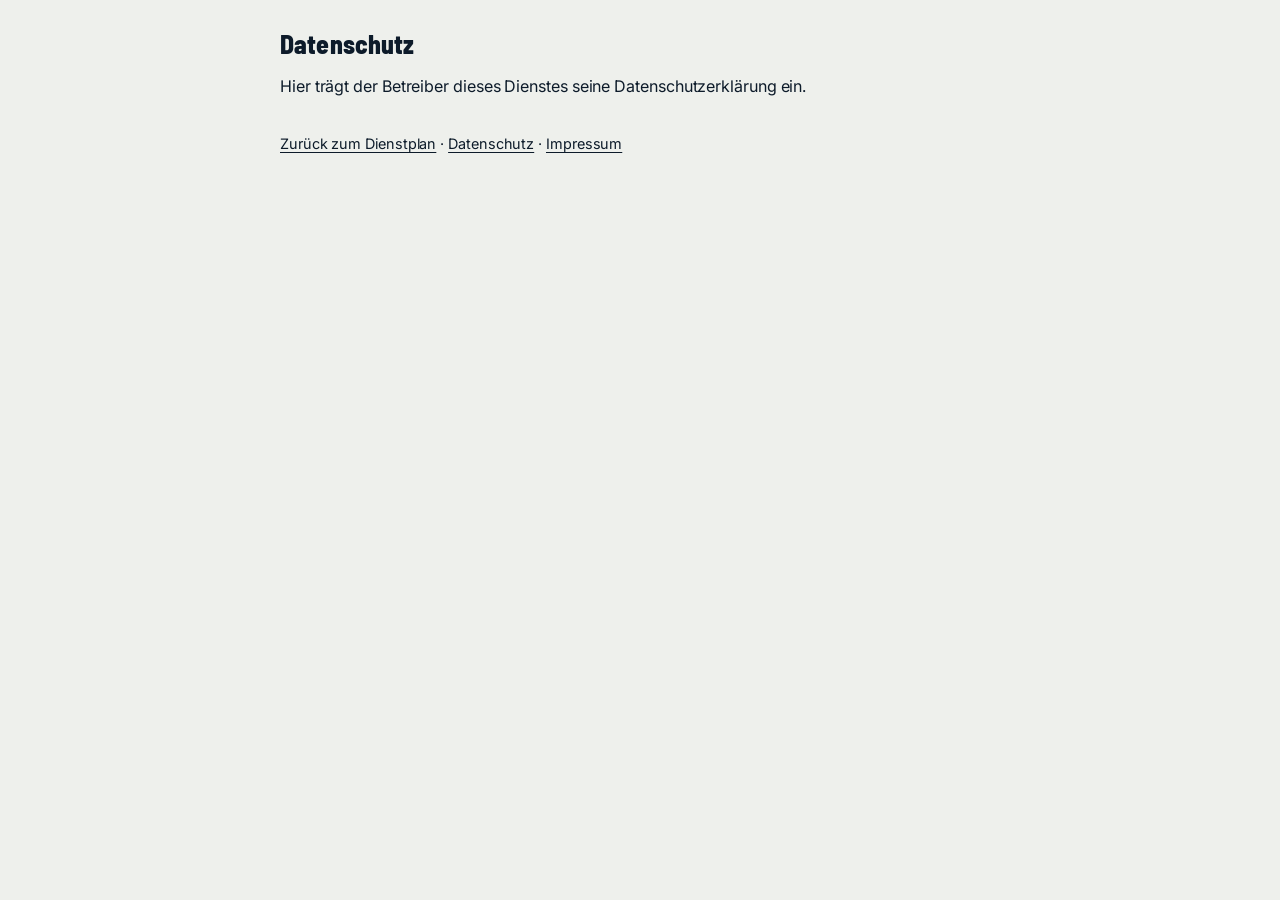
<file: datenschutz.html>
<!DOCTYPE html>
<html lang="de">
<head>
<meta charset="utf-8">
<meta name="viewport" content="width=device-width, initial-scale=1, viewport-fit=cover">
<meta http-equiv="Content-Security-Policy" content="default-src 'none'; script-src 'self'; style-src 'self'; img-src 'self' data:; font-src 'self'; connect-src https://script.google.com https://script.googleusercontent.com; base-uri 'none'; form-action 'none'">
<script src="dienst-aus.3.js"></script>
<meta name="referrer" content="no-referrer">
<meta name="robots" content="noindex, nofollow">
<meta name="color-scheme" content="light dark">
<title>Datenschutz</title>
<link rel="stylesheet" href="dp-style.19.css">
</head>
<body class="dp">
<main class="legalpage">
<h1>Datenschutz</h1>
<!-- FÜR DEN BETREIBER: Den Text im folgenden Absatz durch die vollständige Datenschutzerklärung des Betreibers ersetzen. -->
<p>Hier trägt der Betreiber dieses Dienstes seine Datenschutzerklärung ein.</p>

<p class="legalnav"><a href="dienstplan.html">Zurück zum Dienstplan</a> · <a href="datenschutz.html">Datenschutz</a> · <a href="impressum.html">Impressum</a></p>
</main>
</body>
</html>
</file>
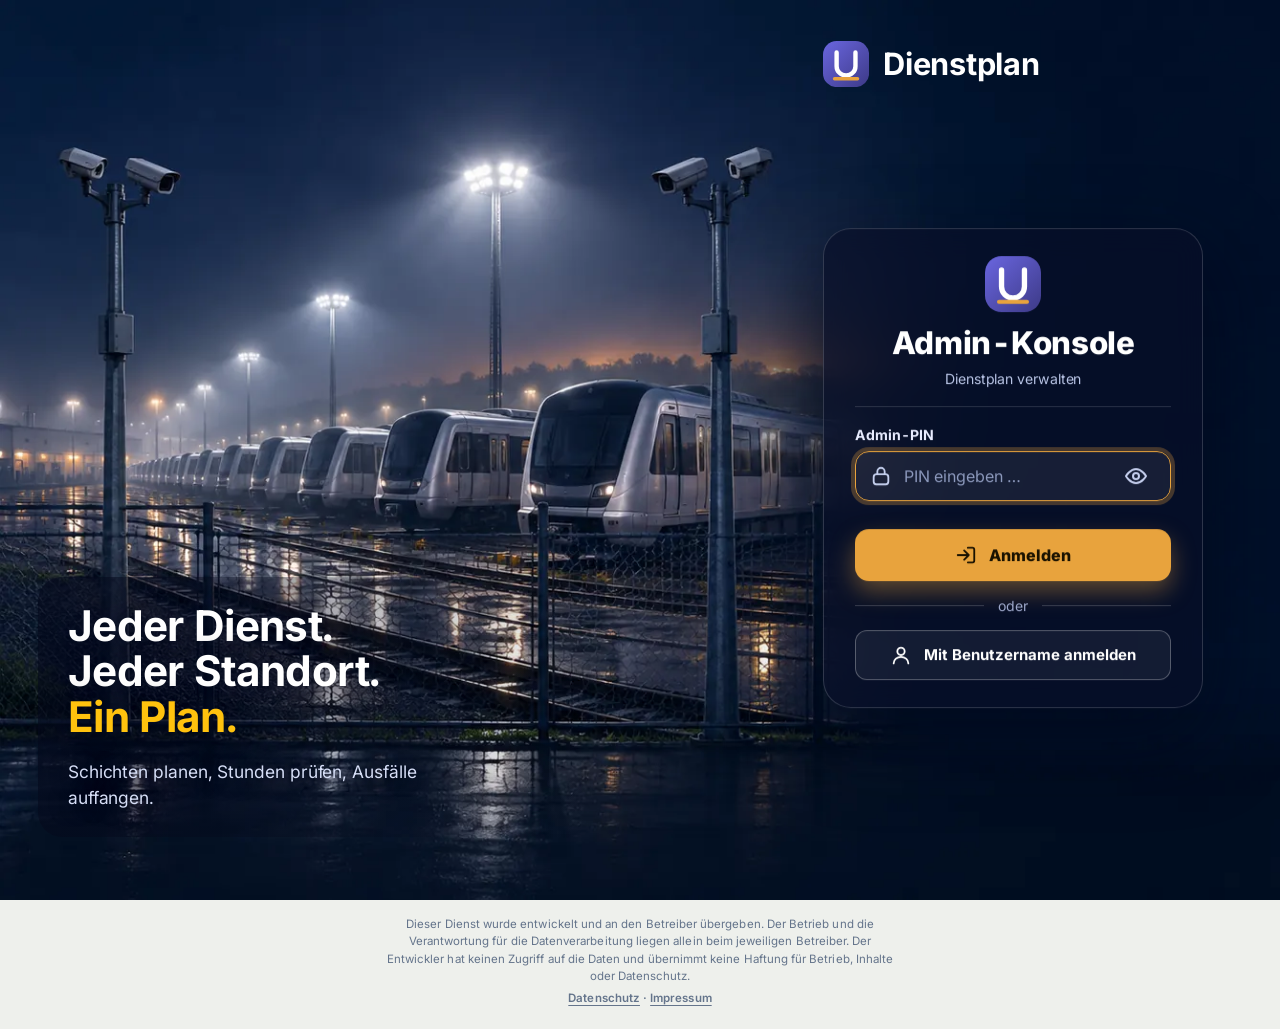
<file: dienstplan-admin.html>
<!DOCTYPE html>
<html lang="de">
<head>
<meta charset="utf-8">
<meta name="viewport" content="width=device-width, initial-scale=1, viewport-fit=cover">
<meta http-equiv="Content-Security-Policy" content="default-src 'none'; script-src 'self'; style-src 'self'; img-src 'self' data:; font-src 'self'; connect-src https://script.google.com https://script.googleusercontent.com; manifest-src 'self'; frame-src 'self'; base-uri 'none'; form-action 'none'">
<script src="dienst-aus.3.js"></script>
<meta name="referrer" content="no-referrer">
<meta name="robots" content="noindex, nofollow">
<meta name="color-scheme" content="light dark">
<meta name="theme-color" content="#0D1B2A">
<title>Dienstplan – Admin</title>
<link rel="icon" href="favicon.svg" type="image/svg+xml">
<link rel="stylesheet" href="dp-style.28.css">
<link rel="stylesheet" href="dp-att.13.css">
<link rel="stylesheet" href="dp-login.4.css">
<link rel="stylesheet" href="dp-today.1.css">
<link rel="stylesheet" href="dp-chefdays.8.css">
<link rel="stylesheet" href="dp-neu.3.css">
</head>
<body class="dp">
<noscript><p style="padding:24px;font-family:sans-serif">Für die Admin-Konsole wird JavaScript benötigt.</p></noscript>
<div id="root"></div>
<script src="dp-common.11.js"></script>
<script src="dp-pdfimport.1.js"></script>
<script src="dp-admin.62.js"></script>
</body>
</html>
</file>
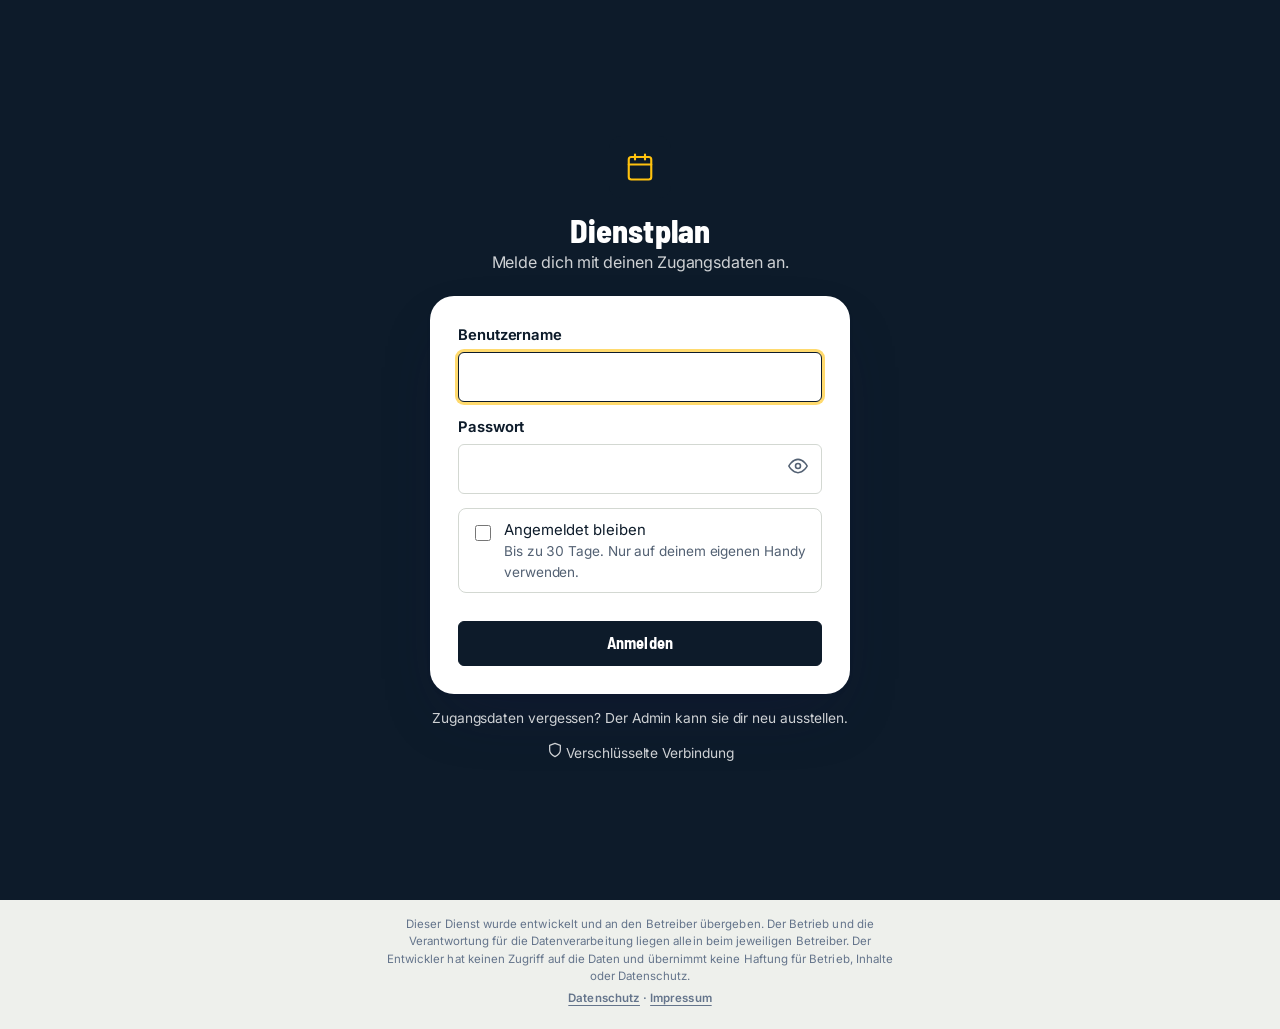
<file: dienstplan.html>
<!DOCTYPE html>
<html lang="de">
<head>
<meta charset="utf-8">
<meta name="viewport" content="width=device-width, initial-scale=1, viewport-fit=cover">
<meta http-equiv="Content-Security-Policy" content="default-src 'none'; script-src 'self'; style-src 'self'; img-src 'self' data:; font-src 'self'; connect-src https://script.google.com https://script.googleusercontent.com; manifest-src 'self'; base-uri 'none'; form-action 'none'">
<script src="dienst-aus.3.js"></script>
<meta name="referrer" content="no-referrer">
<meta name="robots" content="noindex, nofollow">
<meta name="color-scheme" content="light dark">
<meta name="theme-color" content="#0D1B2A">
<title>Dienstplan</title>
<link rel="icon" href="favicon.svg" type="image/svg+xml">
<link rel="manifest" href="dienstplan.webmanifest">
<link rel="apple-touch-icon" href="apple-touch-icon.png">
<link rel="stylesheet" href="dp-style.19.css">
</head>
<body class="dp">
<noscript><p style="padding:24px;font-family:sans-serif">Für den Dienstplan wird JavaScript benötigt.</p></noscript>
<div id="root"></div>
<footer class="legal"><a href="datenschutz.html">Datenschutz</a><span aria-hidden="true"> · </span><a href="impressum.html">Impressum</a></footer>
<script src="dp-common.11.js"></script>
<script src="dp-app.13.js"></script>
</body>
</html>
</file>
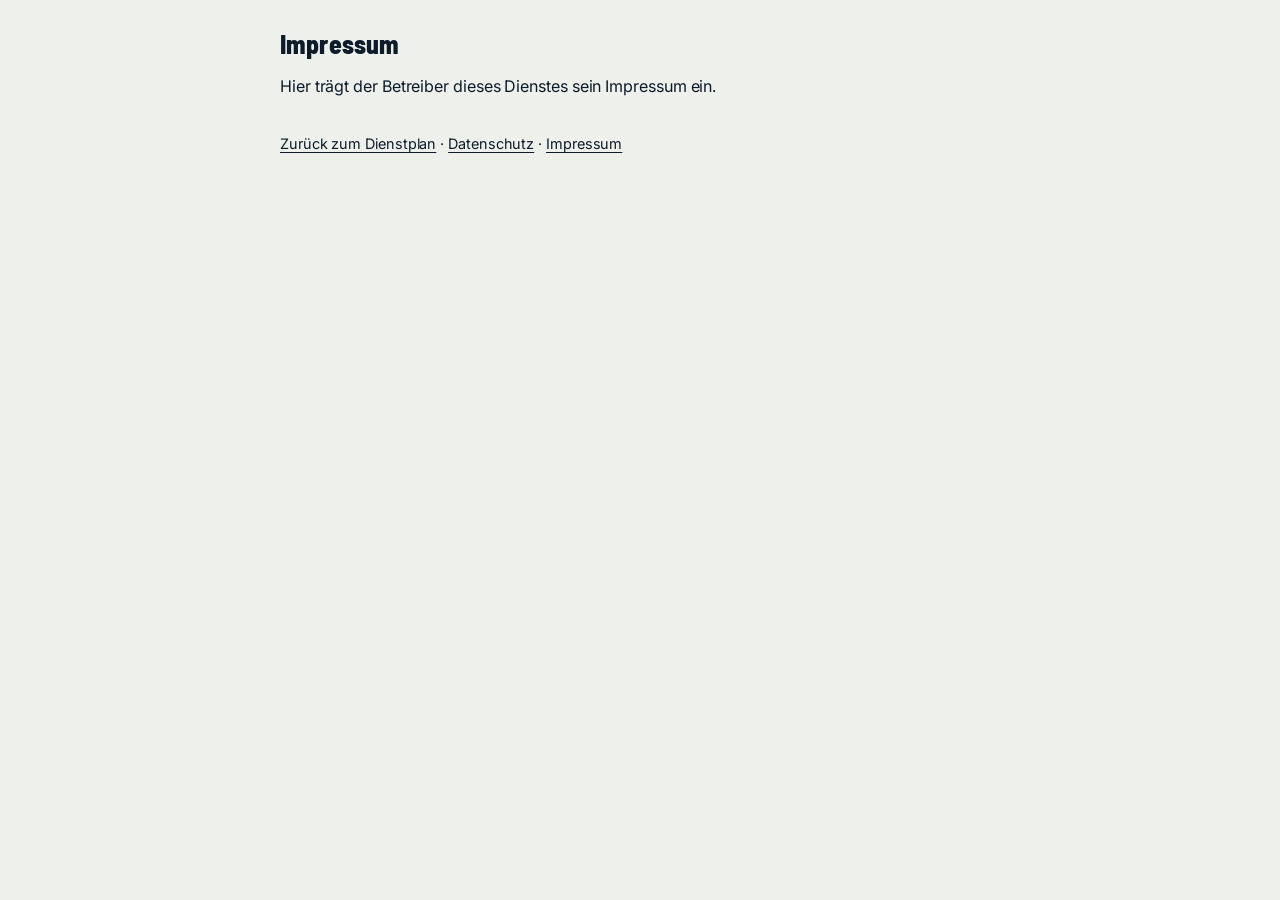
<file: impressum.html>
<!DOCTYPE html>
<html lang="de">
<head>
<meta charset="utf-8">
<meta name="viewport" content="width=device-width, initial-scale=1, viewport-fit=cover">
<meta http-equiv="Content-Security-Policy" content="default-src 'none'; script-src 'self'; style-src 'self'; img-src 'self' data:; font-src 'self'; connect-src https://script.google.com https://script.googleusercontent.com; base-uri 'none'; form-action 'none'">
<script src="dienst-aus.3.js"></script>
<meta name="referrer" content="no-referrer">
<meta name="robots" content="noindex, nofollow">
<meta name="color-scheme" content="light dark">
<title>Impressum</title>
<link rel="stylesheet" href="dp-style.19.css">
</head>
<body class="dp">
<main class="legalpage">
<h1>Impressum</h1>
<!-- FÜR DEN BETREIBER: Den Text im folgenden Absatz durch das vollständige Impressum des Betreibers ersetzen. -->
<p>Hier trägt der Betreiber dieses Dienstes sein Impressum ein.</p>

<p class="legalnav"><a href="dienstplan.html">Zurück zum Dienstplan</a> · <a href="datenschutz.html">Datenschutz</a> · <a href="impressum.html">Impressum</a></p>
</main>
</body>
</html>
</file>
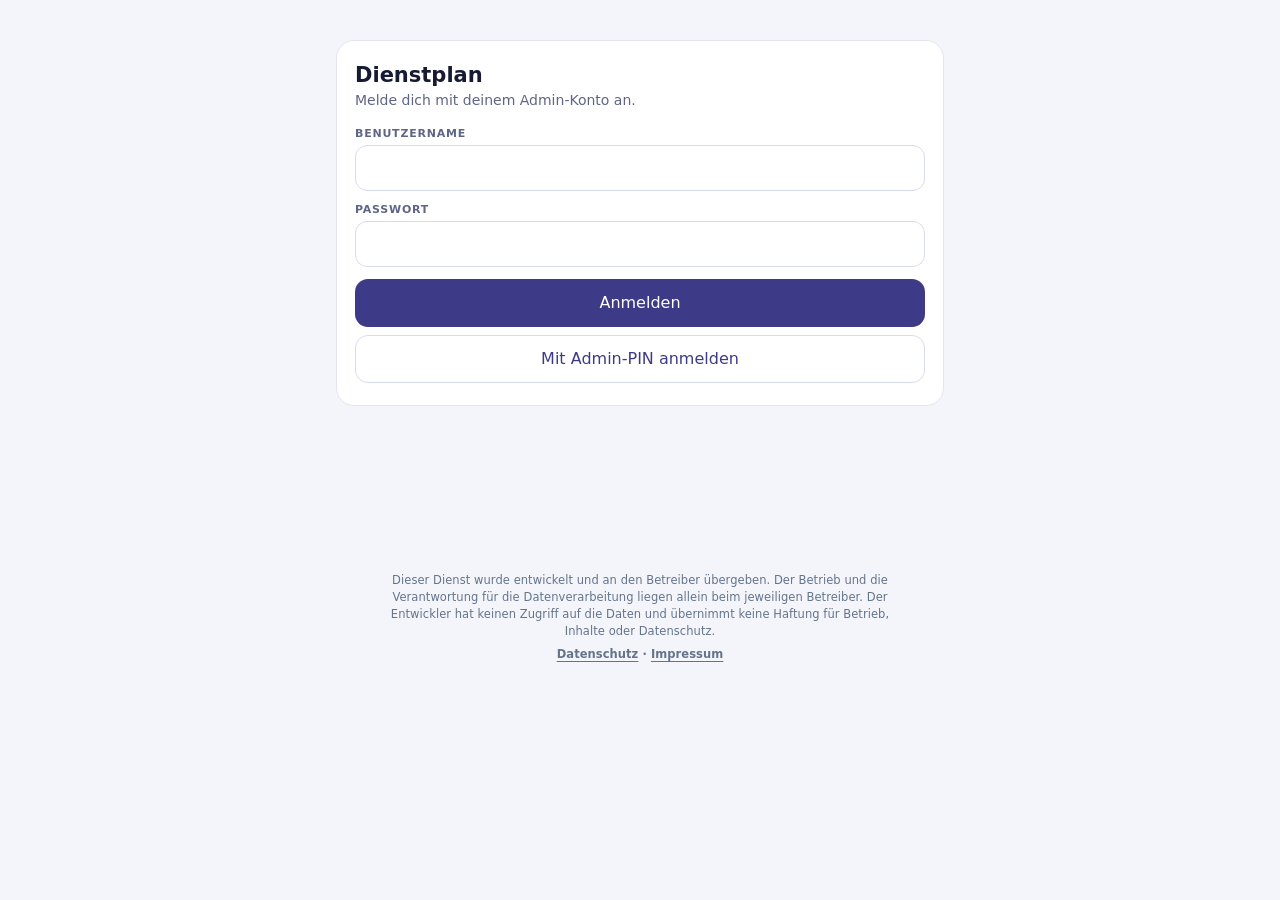
<file: plan.html>
<!DOCTYPE html>
<html lang="de">
<head>
<meta charset="utf-8">
<meta name="viewport" content="width=device-width, initial-scale=1, viewport-fit=cover">
<meta http-equiv="Content-Security-Policy" content="default-src 'none'; script-src 'self'; style-src 'self'; img-src 'self' data:; font-src 'self'; connect-src https://script.google.com https://script.googleusercontent.com; manifest-src 'self'; base-uri 'none'; form-action 'none'">
<script src="dienst-aus.3.js"></script>
<meta name="referrer" content="no-referrer">
<meta name="robots" content="noindex, nofollow">
<meta name="theme-color" content="#3D3A87">
<title>Dienstplan</title>
<link rel="icon" href="favicon.svg" type="image/svg+xml">
<link rel="stylesheet" href="dp-plan.3.css">
</head>
<body class="pl-page">
<div id="app" class="pl-app"><div class="pl-boot">Wird geladen …</div></div>
<noscript>Diese Seite braucht JavaScript.</noscript>
<script src="dp-common.11.js"></script>
<script src="dp-plan.4.js"></script>
</body>
</html>
</file>
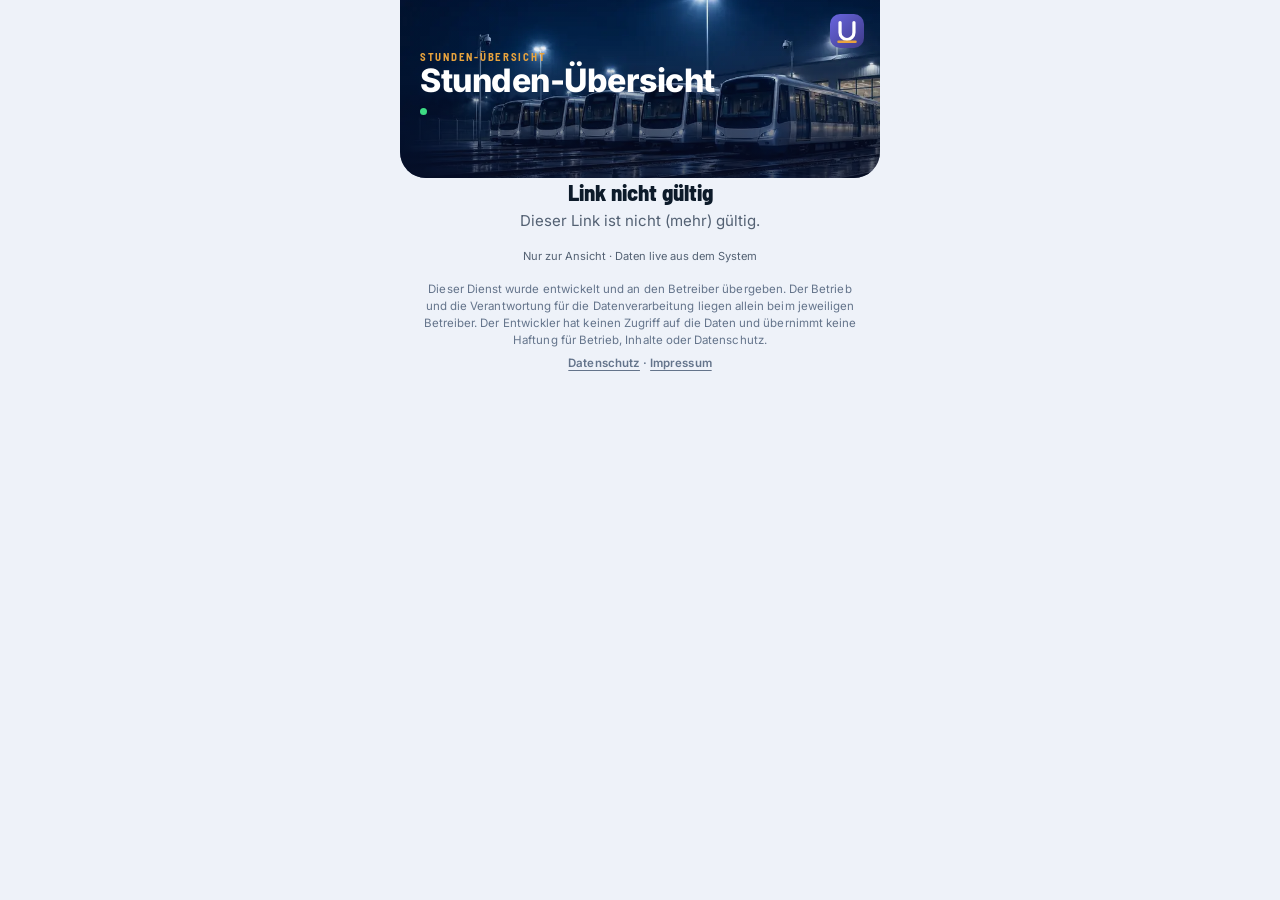
<file: uebersicht.html>
<!DOCTYPE html>
<html lang="de">
<head>
<meta charset="utf-8">
<meta name="viewport" content="width=device-width, initial-scale=1, viewport-fit=cover">
<meta http-equiv="Content-Security-Policy" content="default-src 'none'; script-src 'self'; style-src 'self'; img-src 'self' data:; font-src 'self'; connect-src https://script.google.com https://script.googleusercontent.com; base-uri 'none'; form-action 'none'">
<script src="dienst-aus.3.js"></script>
<meta name="robots" content="noindex, nofollow">
<meta name="referrer" content="no-referrer">
<meta name="theme-color" content="#06112C">
<title>Stunden-Übersicht</title>
<link rel="stylesheet" href="ub-style.22.css">
<link rel="stylesheet" href="dp-plan.3.css">
</head>
<body>
<div class="progress" aria-hidden="true"></div>
<div class="wrap">
  <header>
    <div class="eyebrow">Stunden-Übersicht</div>
    <h1 id="title">Wird geladen …</h1>
    <div class="stand" id="stand"><i></i><b class="mini" aria-hidden="true"></b><span id="standTxt">verbinde …</span></div>
  </header>
  <main id="main"></main>
  <div class="foot">Nur zur Ansicht · Daten live aus dem System</div>
</div>
<div class="toast" id="toast" role="status" aria-live="polite"></div>
<script src="dp-common.11.js"></script>
<script src="dp-plan.4.js"></script>
<script src="dp-pdfgen.2.js"></script>
<script src="ub-app.23.js"></script>
</body>
</html>
</file>
<file: dp-app-neu.2.css>
/* Version 73: Anmeldung der Stunden-App im neuen Stil (Nachtwache, kompakte Karte unten am Daumen) */
#pinBack{align-items:flex-end!important;justify-content:center;padding:0 14px calc(14px + env(safe-area-inset-bottom))!important;background:#050A1E!important}
@media (min-aspect-ratio:4/5){#pinBack{background-size:cover!important;background-position:center 72%!important}}
#pinBack::before{background:url(stunden-person.webp) 34% bottom/auto 150% no-repeat!important;animation:none!important;transform:none!important}
@media (min-aspect-ratio:4/5){#pinBack::before{background-size:cover!important;background-position:center 72%!important}}
#pinBack::after{content:"Stundenformular";padding:calc(31px + env(safe-area-inset-top)) 0 0 76px;box-sizing:border-box;color:#fff;font:800 22px/1 "Barlow SC","Inter",system-ui,sans-serif;letter-spacing:.02em;background:url(logo-u.svg) 22px calc(22px + env(safe-area-inset-top))/44px 44px no-repeat,linear-gradient(180deg,rgba(5,10,30,.94),rgba(5,10,30,0) 170px)!important}
#pinBack .loginCard{width:100%!important;max-width:none!important;margin:0;padding:18px 18px 12px!important;border-radius:24px!important;text-align:left!important;background:rgba(9,15,40,.74)!important;border:1px solid rgba(255,255,255,.18)!important;box-shadow:0 18px 44px rgba(2,6,24,.5)!important}
#pinBack .loginCard::before{display:none!important}#pinBack .loginLogo{display:none!important}
#pinBack .loginBrand{font-size:11.5px;margin-bottom:2px}#pinBack .pinTitle{font-size:34px!important;line-height:1;margin:0 0 4px!important}#pinBack .pinHint{font-size:14px!important;margin:0 0 12px!important;color:#B9C5E6}
#pinBack .loginField input{font-size:24px;padding:12px 14px 12px calc(14px + .5em);border-radius:14px}
#pinBack .loginGo{background:#E8A33D!important;color:#1A1200!important;border-radius:14px!important;padding:14px!important;font-size:17px!important;box-shadow:0 10px 24px rgba(232,163,61,.4)!important}
#pinBack .loginHelpLink{margin-top:10px;color:#D4DCF2}#pinBack .loginVersion{margin-top:2px;color:rgba(255,255,255,.5)}

/* ===== Version 74: Eingabeteil der Stunden-App im neuen Stil (Schritt 2, nur Aussehen) ===== */
@font-face{font-family:"Inter";font-style:normal;font-weight:100 900;font-display:swap;src:url("inter-latin.woff2") format("woff2")}
@font-face{font-family:"Barlow SC";font-weight:700;font-style:normal;font-display:swap;src:url("barlow-sc-700.woff2") format("woff2")}
@font-face{font-family:"Barlow SC";font-weight:800;font-style:normal;font-display:swap;src:url("barlow-sc-800.woff2") format("woff2")}
body{font-family:"Inter",system-ui,-apple-system,"Segoe UI",Roboto,Arial,sans-serif!important}
.aTitle,.aMonthTitle b,.aKpis b,.stickyTotalValue,#chooserBack .pinTitle{font-family:"Barlow SC","Inter",system-ui,sans-serif!important}
/* Kopf mit Bild */
#mainWrap::before{height:236px!important;background:#0A1029 url(banner-nacht.webp) center right/cover no-repeat!important;border-radius:0 0 26px 26px}
#mainWrap::after{content:"";position:absolute;left:0;right:0;top:0;height:236px;z-index:-1;border-radius:0 0 26px 26px;pointer-events:none;background:linear-gradient(0deg,rgba(7,12,34,.7),rgba(7,12,34,0) 70%)}
html body #mainWrap .userCard.aBound .modernPinSection{background:transparent!important;border:0!important;box-shadow:none!important}
html body #mainWrap .aBar{background:rgba(10,16,41,.5)!important;backdrop-filter:blur(10px);-webkit-backdrop-filter:blur(10px);border-bottom:0!important}
.aBar .aTitle{font-size:21px!important;font-weight:800!important}
html body #mainWrap #aWho{padding:6px 14px 6px 6px!important;border:1px solid rgba(255,255,255,.2)!important;background:rgba(10,16,41,.55)!important;backdrop-filter:blur(8px);color:#fff!important;box-shadow:none!important}
html body #mainWrap .aWhoTx b,html body #mainWrap .aWhoTx span{color:#fff!important}html body #mainWrap .aAv{background:#E8A33D!important;color:#1A1200!important}
#mainWrap .card.userCard{margin-top:46px!important;border-radius:18px!important;border:1px solid #E3E7F1!important;box-shadow:0 12px 30px rgba(14,21,48,.14)!important}
.aMonthTitle b{font-size:24px!important;font-weight:800!important}.aKpis div{border-radius:14px!important;padding:12px 14px!important}.aKpis b{font-size:30px!important;line-height:1}
.aProg i{background:linear-gradient(90deg,#3D3A87,#5B57C9)!important}
/* Karten und Knöpfe */
.tableCard{background:#fff!important;border:1px solid #E3E7F1!important;border-radius:18px!important;box-shadow:0 8px 24px rgba(14,21,48,.07)!important}
#mainWrap .aTools .fillMonthBtn{border-radius:14px!important;height:46px!important;font-weight:700!important}
.stickyTotalBar{border-top:1px solid #E3E7F1!important}
html body .stickyTotalBar #sendBtn{background:#E8A33D!important;color:#1A1200!important;border-radius:14px!important;box-shadow:0 8px 20px rgba(232,163,61,.4)!important;font-weight:800!important}
html body .stickyTotalBar #sendBtn:active{background:#D8922E!important}
/* Auswahlseite nach der Anmeldung: Uhr am Bahnsteig, kompakte Karte unten */
#chooserBack{align-items:flex-end!important;justify-content:center;padding:0 14px calc(14px + env(safe-area-inset-bottom))!important;background:#050A1E!important;position:fixed}
#chooserBack::before{content:"";position:absolute;inset:0;z-index:0;background:url(stunden-bg.webp) center bottom/auto 150% no-repeat}
@media (min-aspect-ratio:4/5){#chooserBack::before{background-size:cover;background-position:center 72%}}
#chooserBack::after{content:"Stundenformular";position:absolute;inset:0;z-index:0;pointer-events:none;box-sizing:border-box;padding:calc(31px + env(safe-area-inset-top)) 0 0 76px;color:#fff;font:800 22px/1 "Barlow SC","Inter",system-ui,sans-serif;letter-spacing:.02em;background:url(logo-u.svg) 22px calc(22px + env(safe-area-inset-top))/44px 44px no-repeat,linear-gradient(180deg,rgba(5,10,30,.94),rgba(5,10,30,0) 170px)}
#chooserBack .pinCard{position:relative;z-index:1;width:100%!important;max-width:none!important;margin:0!important;padding:18px!important;border-radius:24px!important;background:rgba(9,15,40,.76)!important;border:1px solid rgba(255,255,255,.18)!important;box-shadow:0 18px 44px rgba(2,6,24,.5)!important}
#chooserBack .pinTitle{font-size:30px;line-height:1;margin:0 0 6px}#chooserBack .pinHint{color:#B9C5E6;margin:0 0 14px;font-size:14px}
#chooserBack .pinOk{background:rgba(255,255,255,.07)!important;border:1px solid rgba(255,255,255,.22)!important;border-radius:16px!important;font-weight:800!important;color:#fff!important;padding:14px 16px!important}
#chooserBack #chooserFormularBtn{background:#E8A33D!important;border:0!important;color:#1A1200!important;box-shadow:0 10px 24px rgba(232,163,61,.4)}
</file>
<file: adm-neu.1.css>
/* Version 75: eingebettete Seiten der Konsole (Stunden, Dokumente, Handys, Hilfe, Wartung) im neuen Stil */
@font-face{font-family:"Inter";font-style:normal;font-weight:100 900;font-display:swap;src:url("inter-latin.woff2") format("woff2")}
:root{--purple:#3D3A87;--gold:#E8A33D;--border:#E3E7F1;--bg:#F1F3FA}
html body{font-family:"Inter",system-ui,-apple-system,"Segoe UI",Roboto,Arial,sans-serif!important;background:#F1F3FA!important;color:#171A33}
.threadCard,.phoneCard,.empDev,.helpItem,.thisDevice{border-radius:16px!important;border:1px solid #E3E7F1!important;box-shadow:0 6px 18px rgba(14,21,48,.06)!important}
.viewBtn{border-radius:12px!important}.viewBtn.active{background:#3D3A87!important;color:#fff!important;border-color:#3D3A87!important}
#refreshBtn,.replyRow button,.helpReplyBtn{background:#E8A33D!important;color:#1A1200!important;border:0!important;border-radius:12px!important;font-weight:700!important}
input,select,textarea{border-radius:12px!important;font-family:inherit}
button{font-family:inherit}
</file>
<file: dp-style.19.css>
/* Dienstplan-Portal: Design-System (Mitarbeiter-App + Admin-Konsole) */
:root{
  --brand:#3D3A87; --brand-700:#2f2c6b; --brand-50:#efeefa; --brand-100:#e1dff5;
  --accent:#E8A33D; --accent-50:#fff4e0;
  --bg:#f4f5fb; --surface:#ffffff; --surface-2:#f8f9fd; --text:#171a33; --muted:#5f6586; --border:#e3e5f0;
  --success:#0f7a55; --success-bg:#e4f5ee; --warn:#9a5b00; --warn-bg:#fff3dc; --danger:#bf2f23; --danger-bg:#fdebe9; --info:#2557c4; --info-bg:#e8effd;
  --radius:14px; --radius-sm:10px;
  --shadow:0 1px 2px rgba(23,26,51,.06), 0 10px 28px rgba(23,26,51,.08);
  --focus:0 0 0 3px rgba(61,58,135,.28);
  --font:-apple-system,BlinkMacSystemFont,"Segoe UI",Roboto,"Helvetica Neue",Arial,sans-serif;
  --mono:ui-monospace,SFMono-Regular,Menlo,Consolas,"Liberation Mono",monospace;
}
@media (prefers-color-scheme:dark){
  :root{
    --brand:#9d9af5; --brand-700:#b6b4fa; --brand-50:#23264f; --brand-100:#2c3060;
    --accent:#f0b255; --accent-50:#3a2d12;
    --bg:#0e0f1f; --surface:#171a33; --surface-2:#1d2040; --text:#eceefc; --muted:#a2a8cc; --border:#2b2f58;
    --success:#52d6a3; --success-bg:#12342b; --warn:#f2bd69; --warn-bg:#3a2d12; --danger:#ff8c80; --danger-bg:#3d1c1a; --info:#8fb0ff; --info-bg:#192649;
    --shadow:0 1px 2px rgba(0,0,0,.4), 0 10px 28px rgba(0,0,0,.35);
    --focus:0 0 0 3px rgba(157,154,245,.4);
  }
}
*{box-sizing:border-box}
html{-webkit-text-size-adjust:100%}
body.dp{margin:0;background:var(--bg);color:var(--text);font:16px/1.5 var(--font);min-height:100vh;-webkit-font-smoothing:antialiased}
h1,h2,h3{margin:0;line-height:1.25;letter-spacing:-.01em}
h1{font-size:1.6rem} h2{font-size:1.2rem} h3{font-size:1rem}
p{margin:0}
button,input,select{font:inherit;color:inherit}
:focus-visible{outline:none;box-shadow:var(--focus);border-radius:8px}
.sr-only{position:absolute;width:1px;height:1px;overflow:hidden;clip:rect(0 0 0 0);white-space:nowrap}
.muted{color:var(--muted)} .small{font-size:.86rem} .mono{font-family:var(--mono)} .center{text-align:center} .grow{flex:1}
.row{display:flex;align-items:center;gap:10px} .row.wrap{flex-wrap:wrap} .between{justify-content:space-between}
.stack{display:flex;flex-direction:column;gap:14px} .stack-sm{display:flex;flex-direction:column;gap:8px}
.hidden{display:none!important}

/* Buttons */
.btn{display:inline-flex;align-items:center;justify-content:center;gap:8px;border:1px solid transparent;border-radius:var(--radius-sm);padding:11px 18px;font-weight:650;cursor:pointer;background:var(--surface-2);color:var(--text);transition:background .15s,transform .05s,box-shadow .15s;min-height:44px;text-decoration:none}
.btn:hover{background:var(--brand-50)} .btn:active{transform:translateY(1px)}
.btn[disabled]{opacity:.55;cursor:not-allowed}
.btn-primary{background:var(--brand);color:#fff;box-shadow:0 2px 8px rgba(61,58,135,.3)}
.btn-primary:hover{background:var(--brand-700)}
@media (prefers-color-scheme:dark){.btn-primary{color:#0e0f1f}}
.btn-secondary{background:var(--surface);border-color:var(--border)}
.btn-danger{background:var(--danger-bg);color:var(--danger);border-color:transparent} .btn-danger:hover{background:var(--danger);color:#fff}
.btn-ghost{background:transparent;color:var(--muted)} .btn-ghost:hover{background:var(--brand-50);color:var(--text)}
.btn-sm{padding:6px 12px;min-height:34px;font-size:.88rem;border-radius:9px}
.btn{white-space:nowrap}
.btn-block{width:100%}
.btn .spinner{width:16px;height:16px}
.icon{width:20px;height:20px;flex:none;stroke:currentColor;fill:none;stroke-width:1.9;stroke-linecap:round;stroke-linejoin:round}
.icon.sm{width:16px;height:16px}

/* Formulare */
.field{display:flex;flex-direction:column;gap:6px}
.field>label{font-weight:650;font-size:.92rem}
.input{width:100%;border:1.5px solid var(--border);border-radius:var(--radius-sm);padding:12px 14px;background:var(--surface);min-height:46px;transition:border-color .15s}
.input:focus{border-color:var(--brand)}
.input-wrap{position:relative} .input-wrap .input{padding-right:48px}
.input-wrap .reveal{position:absolute;right:4px;top:50%;transform:translateY(-50%);border:0;background:transparent;padding:10px;color:var(--muted);cursor:pointer;border-radius:8px}
.check{display:flex;gap:10px;align-items:flex-start;font-size:.93rem;cursor:pointer}
.check input{width:20px;height:20px;margin-top:1px;accent-color:var(--brand)}
.hint{font-size:.85rem;color:var(--muted)}

/* Karten, Hinweise, Badges */
.card{background:var(--surface);border:1px solid var(--border);border-radius:var(--radius);box-shadow:var(--shadow);padding:20px}
.alert{display:flex;gap:10px;align-items:flex-start;border-radius:var(--radius-sm);padding:12px 14px;font-size:.93rem}
.alert.error{background:var(--danger-bg);color:var(--danger)} .alert.warn{background:var(--warn-bg);color:var(--warn)}
.alert.info{background:var(--info-bg);color:var(--info)} .alert.success{background:var(--success-bg);color:var(--success)}
.badge{display:inline-flex;align-items:center;gap:6px;border-radius:999px;padding:3px 10px;font-size:.78rem;font-weight:700;white-space:nowrap}
.badge.success{background:var(--success-bg);color:var(--success)} .badge.warn{background:var(--warn-bg);color:var(--warn)}
.badge.danger{background:var(--danger-bg);color:var(--danger)} .badge.neutral{background:var(--brand-50);color:var(--muted)} .badge.info{background:var(--info-bg);color:var(--info)}
.dot{width:8px;height:8px;border-radius:50%;background:currentColor}
.dot.live{background:#22b573;box-shadow:0 0 0 0 rgba(34,181,115,.6);animation:pulse 2s infinite}
@keyframes pulse{0%{box-shadow:0 0 0 0 rgba(34,181,115,.55)}70%{box-shadow:0 0 0 8px rgba(34,181,115,0)}100%{box-shadow:0 0 0 0 rgba(34,181,115,0)}}
.spinner{width:20px;height:20px;border-radius:50%;border:2.5px solid currentColor;border-right-color:transparent;animation:spin .7s linear infinite;display:inline-block}
@keyframes spin{to{transform:rotate(360deg)}}
.avatar{width:40px;height:40px;border-radius:50%;background:linear-gradient(135deg,var(--brand),#6b67d6);color:#fff;display:grid;place-items:center;font-weight:800;font-size:.95rem;flex:none}
.logo{width:56px;height:56px;border-radius:16px;background:linear-gradient(135deg,var(--brand),#6b67d6);display:grid;place-items:center;color:#fff;box-shadow:0 8px 20px rgba(61,58,135,.35)}
.logo .icon{width:30px;height:30px;stroke-width:1.7}

/* Mitarbeiter-App */
.auth-wrap{min-height:100vh;display:grid;place-items:center;padding:24px 16px}
.auth-card{width:100%;max-width:420px}
.auth-card>p.center{margin-top:14px}
.auth-card .head{display:flex;flex-direction:column;align-items:center;gap:12px;margin-bottom:22px;text-align:center}
.app-top{position:sticky;top:0;z-index:5;background:color-mix(in srgb,var(--surface) 88%,transparent);backdrop-filter:blur(10px);border-bottom:1px solid var(--border)}
.app-top .inner{max-width:760px;margin:0 auto;padding:10px 16px;display:flex;align-items:center;gap:12px}
.brand{display:flex;align-items:center;gap:10px;font-weight:800}
.brand .mark{width:34px;height:34px;border-radius:10px;background:linear-gradient(135deg,var(--brand),#6b67d6);display:grid;place-items:center;color:#fff}
.brand .mark .icon{width:19px;height:19px}
.page{max-width:760px;margin:0 auto;padding:20px 16px 48px}
.grid2{display:grid;grid-template-columns:repeat(2,minmax(0,1fr));gap:12px}
@media (max-width:420px){.grid2{grid-template-columns:1fr}}
.tile{display:flex;gap:12px;align-items:flex-start;padding:16px;border:1px dashed var(--border);border-radius:var(--radius);background:var(--surface-2);color:var(--muted)}
.tile .ico{width:40px;height:40px;border-radius:12px;background:var(--brand-50);color:var(--brand);display:grid;place-items:center;flex:none}
.tile h3{color:var(--text);margin-bottom:2px}
.kv{display:grid;grid-template-columns:auto 1fr;gap:6px 16px;font-size:.93rem} .kv dt{color:var(--muted)} .kv dd{margin:0;font-weight:600;word-break:break-word}
.rules{list-style:none;margin:0;padding:0;display:grid;gap:4px;font-size:.88rem}
.rules li{display:flex;gap:8px;align-items:center;color:var(--muted)} .rules li.ok{color:var(--success)}
.rules .icon{width:16px;height:16px}
.meter{height:6px;border-radius:99px;background:var(--border);overflow:hidden} .meter>i{display:block;height:100%;width:0;background:var(--danger);transition:width .2s,background .2s}

/* Modal + Toast */
.overlay{position:fixed;inset:0;background:rgba(14,15,31,.55);display:grid;place-items:center;padding:16px;z-index:50}
.modal{width:100%;max-width:460px;max-height:92vh;overflow:auto;background:var(--surface);border-radius:18px;box-shadow:0 24px 60px rgba(0,0,0,.35);padding:22px}
.modal h2{margin-bottom:10px}
.modal .actions{display:flex;gap:10px;justify-content:flex-end;margin-top:18px;flex-wrap:wrap}
.cred{background:var(--surface-2);border:1px solid var(--border);border-radius:var(--radius-sm);padding:12px 14px;display:flex;align-items:center;gap:10px}
.cred .lab{font-size:.78rem;color:var(--muted);text-transform:uppercase;letter-spacing:.06em}
.cred .val{font-family:var(--mono);font-size:1.25rem;font-weight:700;letter-spacing:.04em;word-break:break-all}
.toasts{position:fixed;left:0;right:0;bottom:16px;display:flex;flex-direction:column;align-items:center;gap:8px;z-index:60;pointer-events:none;padding:0 16px}
.toast{background:var(--text);color:var(--bg);padding:10px 16px;border-radius:12px;font-size:.92rem;box-shadow:var(--shadow);max-width:420px}
.toast.error{background:var(--danger);color:#fff}

/* Admin-Konsole */
.console{display:grid;grid-template-columns:240px 1fr;min-height:100vh}
.side{background:var(--surface);border-right:1px solid var(--border);padding:18px 14px;display:flex;flex-direction:column;gap:6px;position:sticky;top:0;height:100vh}
.side .brand{padding:6px 8px 16px}
.nav{display:flex;align-items:center;gap:10px;border:0;background:transparent;border-radius:10px;padding:11px 12px;font-weight:650;color:var(--muted);cursor:pointer;text-align:left;width:100%}
.nav:hover{background:var(--brand-50);color:var(--text)} .nav.active{background:var(--brand-50);color:var(--brand)}
.nav .count{margin-left:auto}
.main{min-width:0}
.topbar{display:flex;align-items:center;gap:12px;padding:14px 24px;border-bottom:1px solid var(--border);background:var(--surface);position:sticky;top:0;z-index:4}
.content{padding:24px;max-width:1180px}
.stats{display:grid;grid-template-columns:repeat(auto-fit,minmax(170px,1fr));gap:14px;margin-bottom:20px}
.stat{padding:16px 18px} .stat .num{font-size:1.9rem;font-weight:800;letter-spacing:-.02em} .stat .lab{color:var(--muted);font-size:.88rem}
.toolbar{display:flex;gap:10px;flex-wrap:wrap;align-items:center;margin-bottom:14px}
.chip{border:1px solid var(--border);background:var(--surface);border-radius:999px;padding:6px 14px;font-size:.88rem;font-weight:650;cursor:pointer;color:var(--muted)}
.chip.active{background:var(--brand);border-color:var(--brand);color:#fff}
@media (prefers-color-scheme:dark){.chip.active{color:#0e0f1f}}
table.tbl{width:100%;border-collapse:separate;border-spacing:0}
.tbl th{font-size:.78rem;text-transform:uppercase;letter-spacing:.06em;color:var(--muted);text-align:left;padding:10px 10px;border-bottom:1px solid var(--border);background:var(--surface-2)}
.tbl td{padding:12px 10px;border-bottom:1px solid var(--border);vertical-align:middle}
.tbl th:first-child,.tbl td:first-child{padding-left:16px} .tbl th:last-child,.tbl td:last-child{padding-right:16px}
.tbl tr:last-child td{border-bottom:0}
.tbl tbody tr:hover td{background:var(--surface-2)}
.tbl-wrap{overflow:visible;padding:0}
.tbl thead th:first-child{border-top-left-radius:var(--radius)} .tbl thead th:last-child{border-top-right-radius:var(--radius)}
.tbl tbody tr:last-child td:first-child{border-bottom-left-radius:var(--radius)} .tbl tbody tr:last-child td:last-child{border-bottom-right-radius:var(--radius)}
.menu-wrap{position:relative;display:inline-block}
.menu{position:absolute;right:0;top:calc(100% + 4px);min-width:210px;background:var(--surface);border:1px solid var(--border);border-radius:12px;box-shadow:var(--shadow);padding:6px;z-index:30;display:flex;flex-direction:column}
.menu-item{display:flex;align-items:center;gap:10px;width:100%;border:0;background:transparent;padding:9px 10px;border-radius:8px;cursor:pointer;text-align:left;font-weight:600}
.menu-item:hover{background:var(--brand-50)} .menu-item.danger{color:var(--danger)} .menu-item.danger:hover{background:var(--danger-bg)}
.name-cell{display:flex;align-items:center;gap:12px} .name-cell .nm{font-weight:700}
.acts{display:flex;gap:4px;justify-content:flex-end;flex-wrap:nowrap;align-items:center}
.tbl td:last-child{width:1%;white-space:nowrap}
.log-item{display:grid;grid-template-columns:150px 1fr;gap:4px 16px;padding:12px 16px;border-bottom:1px solid var(--border)} .log-item:last-child{border-bottom:0}
.empty{padding:36px;text-align:center;color:var(--muted)}
@media (max-width:1100px){
  .tbl thead{display:none} .tbl,.tbl tbody,.tbl tr,.tbl td{display:block;width:100%}
  .tbl td:last-child{width:100%;white-space:normal} .tbl td:first-child{min-width:0}
  .tbl tr{padding:12px 14px;border-bottom:1px solid var(--border)} .tbl td{border:0;padding:4px 0}
  .tbl td[data-l]::before{content:attr(data-l);display:block;font-size:.72rem;text-transform:uppercase;letter-spacing:.06em;color:var(--muted)}
  .acts{justify-content:flex-start;margin-top:8px;flex-wrap:wrap}
}
@media (max-width:860px){
  .console{grid-template-columns:1fr}
  .side{position:static;height:auto;flex-direction:row;overflow-x:auto;padding:10px;border-right:0;border-bottom:1px solid var(--border)}
  .side .brand{display:none} .nav{white-space:nowrap;width:auto}
  .topbar{padding:12px 16px} .content{padding:16px}
  .log-item{grid-template-columns:1fr}
}

/* Zugangsdaten-Blatt zum Ausdrucken */
.print-only{display:none}
@media print{
  body.dp.printing-sheet>*:not(#printSheet){display:none!important}
  body.dp.printing-sheet #printSheet{display:block!important;color:#000;font-family:var(--font);padding:24mm 20mm}
  #printSheet h1{font-size:22pt;margin-bottom:6mm} #printSheet .pcard{border:2px solid #000;border-radius:6mm;padding:8mm;margin:8mm 0}
  #printSheet .plab{font-size:9pt;text-transform:uppercase;letter-spacing:.08em;color:#444} #printSheet .pval{font:700 20pt var(--mono);margin:1mm 0 5mm}
  #printSheet li{margin:2mm 0}
}
@media (prefers-reduced-motion:reduce){*{animation:none!important;transition:none!important}}

/* ===== Stufe 2: Dienstplan ===== */
select.input{appearance:auto;padding-right:10px}
.tile-link{cursor:pointer;border-style:solid;border-color:var(--border);background:var(--surface);text-align:left;width:100%;color:inherit;box-shadow:var(--shadow);align-items:center;font:inherit}
.tile-link:hover{border-color:var(--brand)}
.tile-link .chev{margin-left:auto;color:var(--muted)}
.page-head{display:flex;align-items:center;gap:8px;margin-bottom:4px}
.next{background:linear-gradient(135deg,#3D3A87,#5f5bcf);color:#fff;border-radius:var(--radius);padding:18px 20px;box-shadow:var(--shadow)}
.next .lab{font-size:.78rem;text-transform:uppercase;letter-spacing:.08em;opacity:.85}
.next .big{font-size:1.5rem;font-weight:800;letter-spacing:-.01em;margin:2px 0}
.next .sub{opacity:.92}
.month-h{font-weight:800;margin:20px 0 8px;color:var(--muted);text-transform:uppercase;letter-spacing:.07em;font-size:.78rem}
.shift{display:flex;gap:14px;align-items:center;padding:12px 14px;background:var(--surface);border:1px solid var(--border);border-radius:var(--radius);margin-bottom:8px}
.shift.today{border-color:var(--brand);box-shadow:0 0 0 3px var(--brand-50)}
.shift.past{opacity:.62}
.shift.cancelled .what{text-decoration:line-through;color:var(--muted)}
.dbadge{width:54px;height:58px;border-radius:12px;background:var(--brand-50);color:var(--brand);display:grid;place-content:center;text-align:center;line-height:1.1;flex:none}
.dbadge .wd{font-size:.7rem;text-transform:uppercase;letter-spacing:.08em;font-weight:700}
.dbadge .dn{font-size:1.4rem;font-weight:800}
.shift.cancelled .dbadge{background:var(--danger-bg);color:var(--danger)}
.shift .what{font-weight:700}
.shift .when{color:var(--muted);font-size:.92rem}
.shift .note{display:flex;gap:6px;align-items:flex-start;font-size:.88rem;margin-top:4px;color:var(--text);background:var(--accent-50);padding:4px 8px;border-radius:8px}
.empty-card{text-align:center;padding:32px 16px;color:var(--muted)}
.empty-card .ico{width:56px;height:56px;border-radius:16px;background:var(--brand-50);color:var(--brand);display:grid;place-items:center;margin:0 auto 12px}

/* Plan-Raster (Admin) */
.plan-toolbar{display:flex;gap:10px;flex-wrap:wrap;align-items:center;margin-bottom:12px}
.plan-toolbar .weeklabel{font-weight:800;min-width:210px;text-align:center}
.seg{display:inline-flex;border:1px solid var(--border);border-radius:10px;overflow:hidden;background:var(--surface)}
.seg button{border:0;background:transparent;padding:7px 14px;font-weight:650;color:var(--muted);cursor:pointer}
.seg button.active{background:var(--brand);color:#fff}
@media (prefers-color-scheme:dark){.seg button.active{color:#0e0f1f}}
.grid-wrap{overflow-x:auto;padding:0}
table.plan{border-collapse:separate;border-spacing:0;min-width:1000px;width:100%}
.plan th{font-size:.78rem;text-transform:uppercase;letter-spacing:.05em;color:var(--muted);padding:10px 8px;text-align:center;background:var(--surface-2);border-bottom:1px solid var(--border);border-right:1px solid var(--border)}
.plan th.today{background:var(--brand);color:#fff}
@media (prefers-color-scheme:dark){.plan th.today{color:#0e0f1f}}
.plan td{vertical-align:top;padding:6px;border-bottom:1px solid var(--border);border-right:1px solid var(--border);min-width:124px}
.plan td.today{background:var(--brand-50)}
.plan th:first-child,.plan td.who{position:sticky;left:0;z-index:2;text-align:left;min-width:178px;background:var(--surface)}
.plan th:first-child{background:var(--surface-2)}
.plan td.who{display:table-cell}
.plan td.sum{text-align:center;min-width:74px;font-weight:700;vertical-align:middle}
.plan td.sum.warn{color:var(--warn);background:var(--warn-bg)}
.plan .whocell{display:flex;align-items:center;gap:10px}
.plan .whocell .avatar{width:32px;height:32px;font-size:.78rem}
.plan .whocell .nm{font-weight:700;font-size:.9rem;line-height:1.2}
.plan tr:last-child td{border-bottom:0}
.cs{display:flex;flex-direction:column;gap:1px;width:100%;text-align:left;border:1px solid var(--brand);background:var(--brand-50);color:var(--text);border-radius:9px;padding:5px 8px;font-size:.8rem;cursor:pointer;margin-bottom:4px;font-family:inherit}
.cs:hover{background:var(--brand-100)}
.cs .pl{font-weight:700;line-height:1.2} .cs .tm{color:var(--muted)}
.cs.draft{border-style:dashed;background:transparent}
.cs.cancelled{opacity:.55;border-color:var(--border);background:transparent} .cs.cancelled .pl,.cs.cancelled .tm{text-decoration:line-through}
.add-cell{display:flex;justify-content:center;width:100%;border:1px dashed var(--border);background:transparent;border-radius:9px;color:var(--muted);padding:2px;cursor:pointer;opacity:0;transition:opacity .12s}
.plan td:hover .add-cell,.add-cell:focus-visible{opacity:1}
@media (hover:none){.add-cell{opacity:1}}
.legend{display:flex;gap:16px;flex-wrap:wrap;font-size:.82rem;color:var(--muted);align-items:center}
.legend .sw{display:inline-block;width:22px;height:12px;border-radius:4px;border:1px solid var(--brand);background:var(--brand-50);vertical-align:middle;margin-right:6px}
.legend .sw.draft{border-style:dashed;background:transparent} .legend .sw.cancel{border-color:var(--border);background:transparent;opacity:.6}
.form-grid{display:grid;grid-template-columns:1fr 1fr;gap:12px}
.form-grid .full{grid-column:1/-1}
@media (max-width:480px){.form-grid{grid-template-columns:1fr}}
.presets{display:flex;gap:6px;flex-wrap:wrap}
.modal.wide{max-width:560px}
ul.warn-list{margin:8px 0 0;padding-left:20px;display:grid;gap:6px}

/* ===== Stufe 3: Anträge, Krankmeldung, Stunden, Nachrichten ===== */
.chat{display:flex;flex-direction:column;gap:8px;min-height:260px;padding-bottom:6px}
.bubble{max-width:84%;padding:9px 13px;border-radius:16px;font-size:.95rem;line-height:1.4;word-break:break-word;white-space:pre-wrap}
.bubble.me{align-self:flex-end;background:var(--brand);color:#fff;border-bottom-right-radius:6px}
.bubble.admin{align-self:flex-start;background:var(--surface);border:1px solid var(--border);border-bottom-left-radius:6px}
.bubble .ts{display:block;font-size:.7rem;opacity:.7;margin-top:3px}
@media (prefers-color-scheme:dark){.bubble.me{color:#0e0f1f}}
.composer{position:sticky;bottom:0;display:flex;gap:8px;padding:10px 0 calc(10px + env(safe-area-inset-bottom,0px));background:var(--bg)}
.composer .input{flex:1}
.quick{display:flex;gap:6px;flex-wrap:wrap}
.reqcard{display:flex;gap:14px;align-items:flex-start;padding:14px;background:var(--surface);border:1px solid var(--border);border-radius:var(--radius)}
.reqcard .ico{width:44px;height:44px;border-radius:12px;background:var(--brand-50);color:var(--brand);display:grid;place-items:center;flex:none}
.reqcard.krank .ico{background:var(--danger-bg);color:var(--danger)}
.reqcard .t{font-weight:700} .reqcard .sub{color:var(--muted);font-size:.9rem}
.note.reply{background:var(--info-bg);color:var(--info)}
.pick{display:flex;gap:12px;align-items:center;width:100%;text-align:left;padding:14px;border:1px solid var(--border);border-radius:var(--radius);background:var(--surface);cursor:pointer;font:inherit;color:inherit}
.pick:hover{border-color:var(--brand)} .pick .ico{width:42px;height:42px;border-radius:12px;background:var(--brand-50);color:var(--brand);display:grid;place-items:center;flex:none}
.pick .t{font-weight:700} .pick .s{font-size:.88rem;color:var(--muted)}
.hrow{display:grid;grid-template-columns:62px 1fr auto;gap:2px 12px;align-items:center;padding:10px 4px;border-bottom:1px solid var(--border)}
.hrow:last-child{border-bottom:0} .hrow .d{font-weight:700} .hrow .m{color:var(--muted);font-size:.88rem} .hrow .h{font-weight:800}
.hrow.del .d,.hrow.del .h{text-decoration:line-through;color:var(--muted)}
.hrow .orig{grid-column:2/-1;font-size:.82rem;color:var(--danger)}
.bigsum{font-size:2rem;font-weight:800;letter-spacing:-.02em}
.abscard{display:flex;gap:12px;align-items:center;padding:11px 14px;border-radius:var(--radius);background:var(--warn-bg);color:var(--warn);font-size:.92rem;font-weight:650}
.abscard.krank{background:var(--danger-bg);color:var(--danger)}
.textarea{min-height:84px;resize:vertical;font-family:inherit}

/* Admin Stufe 3 */
.statlink{cursor:pointer;text-align:left;font:inherit;color:inherit;display:block;width:100%}
.statlink:hover{border-color:var(--brand)}
.avatar.small{width:32px;height:32px;font-size:.78rem}
h3.later{margin-top:8px;font-size:.8rem;text-transform:uppercase;letter-spacing:.06em;color:var(--muted)}
.abs{font-size:.74rem;font-weight:800;border-radius:8px;padding:3px 7px;margin-bottom:4px;text-align:center}
.abs.krank{background:var(--danger-bg);color:var(--danger)} .abs.urlaub{background:var(--warn-bg);color:var(--warn)} .abs.pending{border:1px dashed var(--warn)}
.plan td.absent{background:var(--surface-2)}
.legend .sw.krank{border-color:var(--danger);background:var(--danger-bg)} .legend .sw.urlaub{border-color:var(--warn);background:var(--warn-bg)}
.msgs{display:grid;grid-template-columns:310px 1fr;gap:16px;align-items:start}
.thread-list{max-height:72vh;overflow:auto}
.thread-item{display:flex;gap:10px;align-items:center;width:100%;padding:12px 14px;border:0;border-bottom:1px solid var(--border);background:transparent;text-align:left;cursor:pointer;font:inherit;color:inherit}
.thread-item:hover{background:var(--surface-2)} .thread-item.active{background:var(--brand-50)}
.thread-item .nm{font-weight:700} .clip{white-space:nowrap;overflow:hidden;text-overflow:ellipsis;max-width:190px}
.thread-pane{min-height:420px} .thread-pane .chat{max-height:56vh;overflow:auto;padding:4px}
.thread-pane .row .input{flex:1}
@media (max-width:860px){.msgs{grid-template-columns:1fr}.thread-list{max-height:260px}}
@page{size:A4 landscape;margin:10mm}
@media print{
  body.dp .side,body.dp .topbar,body.dp .plan-toolbar,body.dp .legend,body.dp .add-cell,body.dp .toasts,body.dp .overlay,body.dp .stack>p.muted{display:none!important}
  body.dp .console{display:block} body.dp .content{padding:0;max-width:none}
  body.dp .print-only{display:block!important}
  .print-title{font:800 16pt var(--font);margin-bottom:5mm;color:#000}
  table.plan{min-width:0;font-size:8pt} .plan th,.plan td{position:static!important;min-width:0;padding:3px}
  .grid-wrap{overflow:visible} .card{box-shadow:none;border:1px solid #999}
  .cs{background:#fff!important;color:#000;border:1px solid #333} .cs.draft{border-style:dashed}
}

.reqcard .note,.abscard-note{display:flex;gap:6px;align-items:flex-start;font-size:.88rem;background:var(--accent-50);color:var(--text);padding:5px 9px;border-radius:8px}
.reqcard .note.reply{background:var(--info-bg);color:var(--info)}

/* ===== Stufe 4: Ersatz finden, Auswertung ===== */
.side .nav.ext{text-decoration:none;color:var(--muted);margin-top:auto;border-top:1px solid var(--border);border-radius:0 0 10px 10px;padding-top:14px}
.cand{display:flex;gap:12px;align-items:flex-start;padding:12px 0;border-bottom:1px solid var(--border)} .cand:last-child{border-bottom:0}
.cand.off{opacity:.62} .cand .avatar{width:36px;height:36px;font-size:.8rem}
.cand ul{margin:4px 0 0;padding-left:18px;font-size:.84rem;color:var(--muted)}
.rep-list{max-height:52vh;overflow:auto}
.picklist{display:grid;gap:8px}
.diff{font-weight:700;white-space:nowrap} .diff.warn{color:var(--warn)} .diff.ok{color:var(--success)}
tr.detail td{background:var(--surface-2);padding:10px 16px}
.issue{display:flex;gap:10px;align-items:flex-start;padding:4px 0;font-size:.9rem}
.issue .d{min-width:62px;color:var(--muted);font-weight:700}
.tbl tfoot td{font-weight:800;background:var(--surface-2);border-top:2px solid var(--border)}
.tbl td.num,.tbl th.num{text-align:right}
@media print{ body.dp .side .nav.ext{display:none!important} body.dp .rep-toolbar{display:none!important} body.dp tr.detail td{background:#fff} }


/* =====================================================================
   Design 2.0 – hochwertige Optik (Farbwelt, Schrift, Tiefe, Standortfarben)
   ===================================================================== */
@font-face{font-family:"Inter";font-style:normal;font-weight:100 900;font-display:swap;src:url("inter-latin.woff2") format("woff2")}
:root{
  --font:"Inter",-apple-system,BlinkMacSystemFont,"Segoe UI",Roboto,"Helvetica Neue",Arial,sans-serif;
  --brand:#3b3896; --brand-700:#2b2976; --brand-50:#f0effb; --brand-100:#e3e1f8;
  --navy:#15143c; --navy-2:#24236b; --gold:#e8a33d; --gold-600:#c9851a;
  --accent:#e8a33d; --accent-50:#fff5e3;
  --bg:#f3f4fa; --surface:#ffffff; --surface-2:#f7f8fc; --text:#14142e; --muted:#62688a; --border:#e5e7f1;
  --hero:linear-gradient(135deg,#1b1a4d 0%,#3b3896 58%,#5a56cf 100%);
  --btn:linear-gradient(135deg,#403da0,#5854d0);
  --radius:16px; --radius-sm:12px;
  --shadow:0 1px 2px rgba(20,20,60,.05),0 12px 32px -14px rgba(20,20,60,.18);
  --shadow-lg:0 2px 4px rgba(20,20,60,.06),0 28px 64px -22px rgba(20,20,60,.4);
  --c0:#5b57c9; --c1:#0e9f8e; --c2:#d9822b; --c3:#d6456b; --c4:#2f9e44; --c5:#2b7fd1; --c6:#8b5cf6;
}
@media (prefers-color-scheme:dark){
  :root{
    --brand:#a3a0f7; --brand-700:#bdbbfb; --brand-50:#22255a; --brand-100:#2c3070;
    --navy:#0b0b23; --navy-2:#17164f; --gold:#f0b255; --accent:#f0b255; --accent-50:#3a2d12;
    --bg:#0c0d21; --surface:#161835; --surface-2:#1c1f42; --text:#eceefc; --muted:#a1a7cc; --border:#2a2e5a;
    --hero:linear-gradient(135deg,#0e0d33 0%,#27257b 60%,#3e3aae 100%);
    --btn:linear-gradient(135deg,#6a66e4,#827ef4);
    --shadow:0 1px 2px rgba(0,0,0,.45),0 14px 34px -14px rgba(0,0,0,.65);
    --shadow-lg:0 2px 4px rgba(0,0,0,.5),0 30px 70px -22px rgba(0,0,0,.8);
    --c0:#9593f6; --c1:#37d3bf; --c2:#f2ab62; --c3:#ff7f9f; --c4:#66d37f; --c5:#72b6ff; --c6:#b698ff;
  }
}
body.dp{
  font-family:var(--font);font-variant-numeric:tabular-nums;letter-spacing:-.005em;
  background:radial-gradient(1100px 420px at 50% -160px,color-mix(in srgb,var(--brand) 16%,transparent),transparent 70%),var(--bg);
}
h1,h2,h3{font-weight:800;letter-spacing:-.022em}
.muted{color:var(--muted)}

/* Schaltflächen */
.btn{border-radius:12px;font-weight:650;transition:transform .12s,box-shadow .2s,filter .2s,border-color .2s,background .2s}
.btn:active{transform:translateY(1px) scale(.99)}
.btn-primary{background:var(--btn);box-shadow:0 8px 18px -8px rgba(59,56,150,.7),inset 0 1px 0 rgba(255,255,255,.2)}
.btn-primary:hover{background:var(--btn);filter:brightness(1.1);transform:translateY(-1px)}
.btn-secondary{background:var(--surface);border:1px solid var(--border);box-shadow:0 1px 2px rgba(20,20,60,.05)}
.btn-secondary:hover{background:var(--surface);border-color:color-mix(in srgb,var(--brand) 55%,var(--border));color:var(--brand)}
.btn-danger{border-radius:12px}
.btn-ghost:hover{background:var(--brand-50)}

/* Karten und Eingaben */
.card{border-radius:var(--radius);border:1px solid color-mix(in srgb,var(--border) 75%,transparent);box-shadow:var(--shadow)}
.input{border-radius:12px;min-height:48px;border:1.5px solid var(--border);background:var(--surface);transition:border-color .15s,box-shadow .15s}
.input:hover{border-color:color-mix(in srgb,var(--brand) 35%,var(--border))}
.input:focus{border-color:var(--brand);box-shadow:0 0 0 4px color-mix(in srgb,var(--brand) 18%,transparent)}
.badge{font-weight:700;letter-spacing:.01em}
.avatar{background:linear-gradient(135deg,#46429f,#7b77e6);box-shadow:0 4px 12px -4px rgba(59,56,150,.55)}
.avatar.lg{width:58px;height:58px;font-size:1.15rem;border:2px solid rgba(255,255,255,.35);box-shadow:0 8px 20px -6px rgba(0,0,0,.4)}
.modal{border-radius:22px;box-shadow:var(--shadow-lg)}
.overlay{background:rgba(12,12,38,.62)}
.toast{background:var(--navy);color:#fff;border-radius:14px;box-shadow:var(--shadow-lg);padding:12px 18px;font-weight:550}
.toast.error{background:#b3261e}

/* Anmeldung, Wartung, Offline: Markenverlauf */
.auth-wrap{background:var(--hero);color:#fff;position:relative;overflow:hidden}
.auth-wrap::before{content:"";position:absolute;inset:0;pointer-events:none;background:radial-gradient(560px 300px at 88% 8%,rgba(150,140,255,.34),transparent 62%),radial-gradient(520px 420px at 6% 96%,rgba(255,255,255,.09),transparent 60%)}
.auth-card{position:relative;z-index:1}
.auth-wrap h1{color:#fff;font-size:1.75rem}
.auth-wrap .head p,.auth-wrap .auth-card>p,.auth-wrap .auth-card>div>p.muted,.auth-wrap .auth-card.center>p{color:rgba(255,255,255,.8)}
.auth-wrap .card{color:var(--text);border:0;border-radius:24px;padding:28px;box-shadow:var(--shadow-lg)}
.auth-wrap .auth-card>.btn-primary,.auth-wrap .auth-card.center>.btn{background:#fff;color:var(--brand-700);box-shadow:0 10px 24px -10px rgba(0,0,0,.5)}
.auth-wrap .btn-ghost{color:rgba(255,255,255,.85)} .auth-wrap .btn-ghost:hover{background:rgba(255,255,255,.14);color:#fff}
.auth-wrap .spinner{color:#fff}
.logo{background:linear-gradient(135deg,#f6bc5b,#e8a33d);color:#2b1d00;box-shadow:0 14px 30px -8px rgba(232,163,61,.65);width:62px;height:62px;border-radius:20px}

/* Mitarbeiter-App: Kopf, Willkommensbereich, Kacheln */
.app-top{background:var(--hero);color:#fff;border-bottom:0;backdrop-filter:none;border-radius:0 0 18px 18px;box-shadow:0 10px 30px -18px rgba(20,20,60,.6)}
.app-top .inner{max-width:720px}
.app-top.wide .inner{max-width:1000px}
.app-top .brand{color:#fff}
.app-top .brand .mark{background:linear-gradient(135deg,#f6bc5b,#e8a33d);color:#2b1d00}
.app-top .btn-ghost{color:rgba(255,255,255,.88)} .app-top .btn-ghost:hover{background:rgba(255,255,255,.15);color:#fff}
.app-top strong{color:#fff;font-weight:700}
.top-gradient{background:var(--hero);color:#fff;position:relative;overflow:hidden;border-radius:0 0 30px 30px;box-shadow:0 22px 50px -28px rgba(30,28,100,.7)}
.top-gradient::after{content:"";position:absolute;right:-90px;top:-120px;width:340px;height:340px;border-radius:50%;background:radial-gradient(circle,rgba(160,150,255,.30),transparent 68%);pointer-events:none}
.top-gradient .app-top{background:transparent;box-shadow:none;border-radius:0;position:relative;z-index:2}
.hero{position:relative;z-index:1;padding:6px 0 64px}
.hero .inner{max-width:1000px;margin:0 auto;padding:0 16px;display:grid;gap:18px}
.hero-id{gap:14px}
.hero h2{font-size:1.65rem;color:#fff;line-height:1.15}
.hero .dateline{color:rgba(255,255,255,.75);font-size:.92rem;margin-top:2px}
.hero-next{background:rgba(255,255,255,.12);border:1px solid rgba(255,255,255,.2);border-radius:18px;padding:16px 18px;backdrop-filter:blur(8px);max-width:560px}
.hero-next .lab{font-size:.74rem;text-transform:uppercase;letter-spacing:.1em;color:rgba(255,255,255,.75);font-weight:700}
.hero-next .big{font-size:1.55rem;font-weight:800;letter-spacing:-.02em;margin:3px 0 2px}
.hero-next .sub{color:rgba(255,255,255,.85);font-size:.95rem}
.page{max-width:720px;padding:22px 16px 56px}
.page.wide{max-width:1000px;margin-top:-34px;position:relative;z-index:3}
.tiles{display:grid;grid-template-columns:repeat(auto-fit,minmax(290px,1fr));gap:14px}
.tile-link{border-radius:18px;padding:18px;border:1px solid var(--border);box-shadow:var(--shadow);transition:transform .15s,box-shadow .2s,border-color .2s}
.tile-link:hover{transform:translateY(-2px);box-shadow:var(--shadow-lg);border-color:color-mix(in srgb,var(--brand) 40%,var(--border))}
.tile-link h3{font-size:1.02rem}
.tile .ico{width:48px;height:48px;border-radius:15px}
.t-calendar .ico{background:color-mix(in srgb,var(--c0) 15%,transparent);color:var(--c0)}
.t-pluscircle .ico{background:color-mix(in srgb,var(--c3) 15%,transparent);color:var(--c3)}
.t-swap .ico{background:color-mix(in srgb,var(--c2) 17%,transparent);color:var(--c2)}
.t-clock .ico{background:color-mix(in srgb,var(--c1) 16%,transparent);color:var(--c1)}
.t-chat .ico{background:color-mix(in srgb,var(--c5) 16%,transparent);color:var(--c5)}

/* Schichtkarten: Farbe pro Standort */
.pl0{--pc:var(--c0)} .pl1{--pc:var(--c1)} .pl2{--pc:var(--c2)} .pl3{--pc:var(--c3)} .pl4{--pc:var(--c4)} .pl5{--pc:var(--c5)} .pl6{--pc:var(--c6)}
.next{background:var(--hero);border-radius:20px;box-shadow:var(--shadow-lg);position:relative;overflow:hidden}
.next::after{content:"";position:absolute;right:-60px;top:-80px;width:220px;height:220px;border-radius:50%;background:radial-gradient(circle,rgba(160,150,255,.32),transparent 68%)}
.shift{border-radius:16px;border-left:5px solid var(--pc,var(--border));box-shadow:var(--shadow);transition:transform .12s}
.shift:hover{transform:translateY(-1px)}
.shift .dbadge{background:color-mix(in srgb,var(--pc,var(--brand)) 14%,transparent);color:var(--pc,var(--brand))}
.shift.today{border-color:var(--gold);border-left-color:var(--pc,var(--gold));box-shadow:0 0 0 3px color-mix(in srgb,var(--gold) 28%,transparent),var(--shadow)}
.shift.cancelled{border-left-color:var(--danger)}
.shift.cancelled .dbadge{background:var(--danger-bg);color:var(--danger)}
.month-h{color:var(--muted);font-weight:800}

/* Admin-Konsole: dunkle Seitenleiste, Kopfzeile, Kennzahlen */
.side{background:linear-gradient(195deg,var(--navy) 0%,var(--navy-2) 100%);border-right:0;color:#c3c2ec;box-shadow:6px 0 30px -18px rgba(20,20,70,.6)}
.side .brand{color:#fff;font-weight:800;font-size:1.05rem}
.side .brand .mark{background:linear-gradient(135deg,#f6bc5b,#e8a33d);color:#2b1d00;box-shadow:0 8px 18px -6px rgba(232,163,61,.55)}
.nav{color:#b4b3e5;border-radius:12px;transition:background .15s,color .15s}
.nav:hover{background:rgba(255,255,255,.08);color:#fff}
.nav.active{background:rgba(255,255,255,.13);color:#fff;box-shadow:inset 3px 0 0 var(--gold)}
.side .badge{background:var(--gold);color:#2b1d00}
.side .nav.ext{color:#9f9eda;border-top:1px solid rgba(255,255,255,.14);border-radius:0 0 12px 12px}
.side .nav.ext:hover{color:#fff}
.topbar{background:color-mix(in srgb,var(--surface) 92%,transparent);backdrop-filter:blur(10px);border-bottom:0;box-shadow:0 1px 0 var(--border),0 14px 30px -24px rgba(20,20,70,.4)}
.topbar h2{font-size:1.3rem}
.content{padding:26px}
.stat{position:relative;overflow:hidden;border:0;padding:20px 22px}
.stat::before{content:"";position:absolute;left:0;top:0;right:0;height:4px;background:var(--btn)}
.stat:has(.badge.warn)::before{background:linear-gradient(90deg,#e8a33d,#f6c36e)}
.stat:has(.badge.danger)::before{background:linear-gradient(90deg,#d6456b,#f08aa4)}
.stat:has(.badge.info)::before{background:linear-gradient(90deg,#2b7fd1,#6fb3ff)}
.stat .num{font-size:2.3rem;font-weight:800;letter-spacing:-.03em}
.stat .lab{font-weight:600}
.stat.statlink{cursor:pointer;transition:transform .15s,box-shadow .2s} .stat.statlink:hover{transform:translateY(-2px);box-shadow:var(--shadow-lg)}
.tbl th{background:var(--surface-2);font-weight:700;letter-spacing:.07em}
.tbl tbody tr:hover td{background:color-mix(in srgb,var(--brand) 5%,var(--surface))}
.chip{font-weight:650}

/* Plan-Raster */
.plan th{background:var(--surface-2);font-weight:700}
.plan th.today{background:var(--hero);color:#fff}
.plan td.today{background:color-mix(in srgb,var(--gold) 11%,transparent)}
.cs{border:1px solid color-mix(in srgb,var(--pc,var(--brand)) 45%,transparent);border-left:4px solid var(--pc,var(--brand));background:color-mix(in srgb,var(--pc,var(--brand)) 11%,var(--surface));border-radius:10px;transition:transform .1s,box-shadow .15s}
.cs:hover{background:color-mix(in srgb,var(--pc,var(--brand)) 18%,var(--surface));transform:translateY(-1px);box-shadow:0 6px 14px -8px rgba(20,20,60,.4)}
.cs.draft{background:transparent;border-style:dashed;border-left-style:solid}
.cs.cancelled{background:transparent;border-color:var(--border);border-left-color:var(--border)}
.legend.places{gap:6px 14px}
.plg{display:inline-flex;align-items:center;gap:6px;font-size:.8rem;color:var(--muted);font-weight:600}
.dotc{width:11px;height:11px;border-radius:4px;background:var(--pc,var(--border))}
.sum{font-weight:800}
.reqcard{border-radius:16px}

@media (max-width:640px){
  .hero h2{font-size:1.4rem} .hero-next .big{font-size:1.35rem}
  .page.wide{margin-top:-30px}
  .content{padding:16px}
}
@media print{
  .top-gradient,.app-top{background:#fff!important;color:#000!important;box-shadow:none}
  .side{background:#fff!important}
}

/* ===== Stufe 5: Monatsansicht mit Pinsel, smarte Antragskarte ===== */
.seg+.btn,.plan-toolbar .seg{margin-right:2px}
.brushbar{padding:16px 18px}
.brush{border:2px solid var(--pc,var(--border));background:color-mix(in srgb,var(--pc,var(--brand)) 10%,var(--surface));color:var(--text);border-radius:12px;padding:7px 12px;font:inherit;font-size:.86rem;font-weight:650;cursor:pointer;transition:transform .1s,box-shadow .15s}
.brush:hover{transform:translateY(-1px)}
.brush.active{background:var(--pc,var(--brand));color:#fff;box-shadow:0 0 0 4px color-mix(in srgb,var(--pc,var(--brand)) 30%,transparent)}
.brush.erase{--pc:var(--danger)}
.chip{font:inherit}
table.plan.month{min-width:0;width:100%;table-layout:fixed}
.plan.month th{padding:6px 0;font-size:.74rem;letter-spacing:0;min-width:0}
.plan.month th .wdl{font-weight:600;opacity:.7;text-transform:none}
.plan.month th:first-child,.plan.month td.who{width:190px;min-width:190px;max-width:190px}
.plan.month th:last-child,.plan.month td.sum{width:58px;min-width:58px}
.plan.month td.mcell{width:auto;min-width:0;height:46px;padding:2px;text-align:center;vertical-align:middle;cursor:pointer;user-select:none;-webkit-user-select:none}
.plan.month td.mcell.we{background:color-mix(in srgb,var(--text) 4%,transparent)}
.plan.month td.mcell.today{background:color-mix(in srgb,var(--gold) 16%,transparent)}
.plan.month th.we{background:color-mix(in srgb,var(--text) 6%,var(--surface-2))}
.plan.month.brushing td.mcell{cursor:crosshair}
.plan.month td.mcell:hover{outline:2px solid color-mix(in srgb,var(--brand) 40%,transparent);outline-offset:-2px}
.plan.month td.mcell.sel{outline:3px solid var(--gold);outline-offset:-3px;background:color-mix(in srgb,var(--gold) 28%,transparent)}
.mc{display:grid;place-content:center;height:100%;min-height:36px;border-radius:7px;border-left:3px solid var(--pc,var(--brand));background:color-mix(in srgb,var(--pc,var(--brand)) 18%,var(--surface));font-size:.7rem;font-weight:800;line-height:1.1;color:var(--text)}
.mc.draft{background:transparent;border:1.5px dashed var(--pc,var(--brand));border-left:3px solid var(--pc,var(--brand))}
.mabs{display:grid;place-content:center;height:100%;min-height:36px;border-radius:7px;font-weight:800;font-size:.78rem;background:var(--danger-bg);color:var(--danger)}
td.urlaub .mabs{background:var(--info-bg);color:var(--info)}
.plan.month .whocell{gap:8px}
.rowfill{border:0;background:transparent;color:var(--muted);border-radius:8px;padding:4px;cursor:pointer;opacity:.35}
.rowfill:not([disabled]){opacity:1;color:var(--brand);background:var(--brand-50)}
.rowfill:not([disabled]):hover{background:var(--brand-100)}
.dotc.dashed{background:transparent;border:1.5px dashed var(--muted)}
.dotc.ab{background:var(--danger-bg);border:1px solid var(--danger)}
.decrow{display:grid;grid-template-columns:1fr minmax(210px,1.3fr);gap:10px;align-items:center;padding:8px 0;border-bottom:1px solid var(--border)}
@media (max-width:560px){.decrow{grid-template-columns:1fr}}
.reqcard .note.wish,.note.wish{background:var(--info-bg);color:var(--info)}
@media print{body.dp .brushbar{display:none!important}}

.decrow{grid-template-columns:1fr minmax(250px,1.6fr)}
.mc{font-size:.64rem;letter-spacing:-.02em}
.plan.month th:first-child,.plan.month td.who{width:172px;min-width:172px;max-width:172px}

/* ===== Eingebettete Bereiche (Stunden, Dokumente, Handys, Hilfe, Wartung) ===== */
.navgroup{margin:14px 12px 4px;font-size:.68rem;font-weight:800;letter-spacing:.08em;text-transform:uppercase;opacity:.55}
.embed-host{display:none}
iframe.embed{display:block;width:100%;height:calc(100vh - 118px);min-height:520px;border:0;border-radius:16px;background:#fff;box-shadow:var(--shadow-sm,0 1px 3px rgba(0,0,0,.08))}
@media print{.embed-host{display:block!important}}

/* ===== Stufe 6: Rückgängig, Lücken, Mindestbesetzung, Zettel ===== */
.undobar{display:flex;align-items:center;gap:12px;padding:10px 16px;background:var(--brand-50)}
.gaps{border-left:4px solid var(--danger)}
.gapchip{border-color:var(--danger);color:var(--danger);background:var(--danger-bg);font-weight:650}
.okline{padding:10px 16px;font-weight:650;color:var(--success,#157f4f)}
.plan.month th.gap{box-shadow:inset 0 -3px 0 var(--danger)}
.covtbl input.covin{width:58px;text-align:center;padding:6px}
.covtbl td,.covtbl th{padding:6px 8px}
.mono{font-family:ui-monospace,Menlo,Consolas,monospace}
#slips{display:none}
@media print{
  @page{size:A4 landscape;margin:10mm}
  body.slips-printing > *:not(#slips){display:none!important}
  body.slips-printing #slips{display:grid!important;grid-template-columns:1fr 1fr;gap:8mm;padding:2mm}
  .slip{border:1.5px dashed #444;border-radius:8px;padding:5mm;break-inside:avoid;color:#000;background:#fff}
  .slip-h{font-weight:800;letter-spacing:.06em;text-transform:uppercase;font-size:9pt}
  .slip-n{font-size:15pt;font-weight:800;margin:2mm 0 3mm}
  .slip-r{display:flex;flex-direction:column;margin:1.5mm 0;font-size:10pt}
  .slip-r span{font-size:8pt;opacity:.7}
  .slip-f{margin-top:3mm;font-size:8.5pt}
  .undobar,.gaps,.okline,.brushbar{display:none!important}
  .plan.month td.mcell{height:auto;padding:1px}
  .plan.month .mc{min-height:22px;font-size:7pt}
}

/* ===== Rechtstexte und Fußzeile ===== */
footer.legal{text-align:center;padding:18px 12px 28px;font-size:.8rem;color:var(--muted,#6b7280)}
footer.legal a,.legalnav a{color:inherit;text-underline-offset:3px}
.legalpage{max-width:760px;margin:0 auto;padding:28px 20px 60px;line-height:1.6}
.legalpage h1{font-size:1.6rem;margin:0 0 14px}
.legalpage h2{font-size:1.05rem;margin:22px 0 6px}
.legalwarn{margin-bottom:18px}
.legalnav{margin-top:32px;font-size:.9rem}
@media print{footer.legal{display:none}}

/* ===== Stufe 7: Standort-Infos, offene Schichten ===== */
.pinfo{margin-top:6px;font-size:.85rem}
.pinfo summary{cursor:pointer;color:var(--brand);font-weight:650;list-style:none}
.pinfo summary::-webkit-details-marker{display:none}
.pinfo summary::before{content:"ⓘ ";}
.pinfo dl.kv{margin:6px 0 0}
.openwrap{padding:0}

/* ===== Stufe 7: Nicht verfügbar, Rollen, Admin-Konten, Handy ===== */
.unavchip{font-size:.7rem;font-weight:700;color:#8a5a00;background:repeating-linear-gradient(135deg,#fff4d6,#fff4d6 4px,#ffe9b0 4px,#ffe9b0 8px);border-radius:6px;padding:2px 6px;margin:2px 0;text-align:center}
.plan td.unav{box-shadow:inset 0 0 0 2px color-mix(in srgb,var(--gold) 55%,transparent)}
.mcell.unav{box-shadow:inset 0 0 0 2px color-mix(in srgb,var(--gold) 70%,transparent)}
.mun{display:grid;place-content:center;height:100%;min-height:36px;border-radius:7px;font-weight:800;font-size:.78rem;color:#8a5a00;background:repeating-linear-gradient(135deg,#fff4d6,#fff4d6 4px,#ffe9b0 4px,#ffe9b0 8px)}
.dotc.unv{background:#ffe9b0;border:1px solid #d9a100}
.who-note{margin:8px 12px 14px;padding:10px 12px;border-radius:12px;background:rgba(255,255,255,.07);font-size:.82rem}
.who-note .wn{font-weight:750;color:#fff;word-break:break-word}
.who-note .muted{color:rgba(255,255,255,.65)}
.plan.month td.mcell{touch-action:manipulation}
.plan.month.brushing td.mcell{touch-action:none}

/* ===== Handy: Monatsplanung ===== */
@media (max-width:700px){
  .brushbar{padding:10px 12px}
  .brushbar > .row.wrap:nth-child(2), .brushbar > .row.wrap:nth-child(3){flex-wrap:nowrap;overflow-x:auto;padding-bottom:4px;-webkit-overflow-scrolling:touch}
  .brush{white-space:nowrap;flex:0 0 auto;padding:5px 9px;font-size:.78rem}
  .brushbar .chip{flex:0 0 auto}
  .plan-toolbar{gap:6px}
  .plan-toolbar .btn{padding:6px 10px;font-size:.8rem}
  table.plan.month{min-width:930px;width:930px}
  .plan.month th:first-child,.plan.month td.who{width:104px;min-width:104px;max-width:104px;position:sticky;left:0;z-index:2;background:var(--surface)}
  .plan.month th:first-child{background:var(--surface-2,#f3f2fa)}
  .plan.month .whocell .avatar{display:none}
  .plan.month .nm{font-size:.76rem;line-height:1.2;word-break:break-word}
  .plan.month .rowfill{padding:2px}
  .plan.month td.mcell{height:42px}
  .legend{font-size:.72rem}
  .gaps .gapchip{font-size:.74rem}
}

/* Handy: die Menüzeile darf die Seite nicht verbreitern */
@media (max-width:860px){
  .console{grid-template-columns:minmax(0,1fr)}
  .side{min-width:0;max-width:100vw}
  .who-note{display:none}
}
@media (max-width:700px){
  .topbar{flex-wrap:wrap;row-gap:6px;column-gap:8px}
  .topbar .grow{flex:1 1 0;min-width:0}
  .topbar #liveLabel{display:none}
  .topbar h2{font-size:1.1rem;margin:0}
  .topbar .btn{padding:6px 10px;font-size:.8rem}
}

/* =====================================================================
   Version 8: "Fahrplanaushang"
   Tinte und Signalgelb wie bei Haltestellen-Beschilderung, Zahlen und Überschriften in Barlow Semi Condensed,
   Zeiten groß und tabellarisch, feine Linien statt vieler gleicher Karten.
   ===================================================================== */
@font-face{font-family:'Barlow SC';src:url('barlow-sc-600.woff2') format('woff2');font-weight:600;font-style:normal;font-display:swap}
@font-face{font-family:'Barlow SC';src:url('barlow-sc-700.woff2') format('woff2');font-weight:700;font-style:normal;font-display:swap}
@font-face{font-family:'Barlow SC';src:url('barlow-sc-800.woff2') format('woff2');font-weight:800;font-style:normal;font-display:swap}
:root{
  --font-d:'Barlow SC','Arial Narrow','Helvetica Neue',Arial,sans-serif;
  --ink:#0D1B2A; --ink-2:#16304A; --steel:#536173; --paper:#EEF0EC; --rule:#D3D8D2;
  --signal:#FFC20E; --signal-600:#D9A400; --signal-50:#FFF6D6; --on-brand:#fff;
  --brand:#0D1B2A; --brand-700:#06101B; --brand-50:#E8ECF0; --brand-100:#D6DEE6;
  --navy:#0D1B2A; --navy-2:#16304A; --gold:#FFC20E; --gold-600:#D9A400; --accent:#FFC20E; --accent-50:#FFF6D6;
  --bg:#EEF0EC; --surface:#FFFFFF; --surface-2:#F5F6F3; --text:#0D1B2A; --muted:#536173; --border:#D3D8D2;
  --info:#1B5FA8; --info-bg:#E6EFF9; --success:#12704F; --success-bg:#E1F3EA; --warn:#8A5A00; --warn-bg:#FFF1CC; --danger:#B3261E; --danger-bg:#FBE6E4;
  --radius:10px; --radius-sm:6px; --shadow:none; --focus:0 0 0 3px rgba(255,194,14,.6);
}
@media (prefers-color-scheme:dark){
  :root{
    --brand:#FFC20E; --brand-700:#FFD54D; --brand-50:#1B2B3D; --brand-100:#243A52; --on-brand:#0D1B2A;
    --navy:#070F18; --navy-2:#0F1C2B; --bg:#09121C; --surface:#0F1C2B; --surface-2:#132437; --text:#E8EEF4; --muted:#93A3B5; --border:#223548; --rule:#223548; --paper:#09121C; --ink:#E8EEF4; --ink-2:#C7D3DF; --steel:#93A3B5;
    --signal-50:#2E2610; --accent-50:#2E2610; --info:#8DB8F0; --info-bg:#14263D; --success:#4FD1A0; --success-bg:#10342A; --warn:#F2C25E; --warn-bg:#33290F; --danger:#FF8F86; --danger-bg:#3C1C1A;
    --focus:0 0 0 3px rgba(255,194,14,.5);
  }
}
body.dp{font-family:var(--font);background:var(--bg);color:var(--text)}
h1,h2,h3,.brand,.nav,.navgroup,.topbar h2,.stat .num,.plan th,.tbl th,.seg button,.btn,.badge,.chip,.weeklabel,.next .big,.next .lab,.dbadge,.tile h3,.cs .tm,.mc,.mun,.mabs,.who-note .wn,.hero h2,.hero .big,.kpi .v,.pname,.dtitle{font-family:var(--font-d);letter-spacing:.005em}
h1{font-weight:800} h2{font-weight:800} h3{font-weight:700;font-size:1.15rem}
.modal h2{font-size:1.5rem}

/* Buttons: flach, kantig, wie Beschilderung */
.btn{border-radius:6px;font-weight:700;font-size:1.02rem;padding:9px 16px;letter-spacing:.015em}
.btn-primary{background:var(--ink);border-color:var(--ink);color:var(--on-brand)} .btn-primary:hover{background:var(--ink-2);border-color:var(--ink-2)}
.btn-secondary{background:var(--surface);border-color:var(--rule);color:var(--text)} .btn-secondary:hover{border-color:var(--ink);background:var(--surface)}
.btn-ghost:hover{background:var(--brand-50)}
.btn-danger{background:var(--danger);border-color:var(--danger);color:#fff}
.btn-sm{padding:6px 12px;font-size:.95rem}
.btn[disabled]{opacity:.5}

/* Seitenleiste: Tintenfläche mit gelber Markierung */
.side{background:var(--navy);padding:20px 0 14px;gap:2px;border-right:0;box-shadow:none;color:#c9d3de}
.side .brand{padding:4px 22px 22px;color:#fff;font-size:1.35rem;font-weight:800;letter-spacing:.01em}
.side .brand .mark{background:var(--signal);color:#0D1B2A;border-radius:6px;box-shadow:none;width:32px;height:32px}
.nav{border-radius:0;padding:11px 22px;gap:13px;font-size:1.08rem;font-weight:600;color:rgba(255,255,255,.72);letter-spacing:.01em}
.nav:hover{background:rgba(255,255,255,.06);color:#fff}
.nav.active{background:rgba(255,255,255,.08);color:#fff;box-shadow:inset 4px 0 0 var(--signal)}
.nav .icon{opacity:.9}
.navgroup{margin:16px 22px 4px;padding-top:14px;border-top:1px solid rgba(255,255,255,.14);text-transform:none;letter-spacing:.02em;font-size:.98rem;font-weight:700;opacity:.55;color:#fff}
.side .badge{background:var(--signal);color:#0D1B2A;border-radius:4px;font-weight:800}
.who-note{margin:8px 22px 6px;padding:12px 0 0;border-top:1px solid rgba(255,255,255,.14);background:transparent;border-radius:0}

/* Kopfzeile */
.topbar{background:var(--paper);border-bottom:1px solid var(--rule);padding:14px 28px}
.topbar h2{font-size:2rem;font-weight:800;line-height:1.1}
.content{padding:24px 28px 40px}

/* Karten und Kennzahlen */
.card{border-radius:10px;box-shadow:none;border:1px solid var(--rule)}
.stats{gap:0;border:1px solid var(--rule);border-radius:10px;background:var(--surface);overflow:hidden;margin-bottom:22px}
.stats .stat.card{border:0;border-right:1px solid var(--rule);border-radius:0;background:transparent;padding:16px 22px 14px;box-shadow:none}
.stats .stat.card:last-child{border-right:0}
.stats .stat.card::before,.stats .stat::before{display:none!important}
.stat .num{font-size:3.1rem;font-weight:800;line-height:1;letter-spacing:-.01em;font-variant-numeric:tabular-nums}
.stat .lab{margin-top:6px;font-size:.95rem;color:var(--steel);font-weight:600}
.statlink:hover{background:var(--surface-2)}
.card.board{background:var(--navy);border-color:var(--navy);color:#d7e0ea}
.card.board h3{color:#fff} .card.board .muted{color:rgba(255,255,255,.6)}
.card.board .badge{background:var(--signal);color:#0D1B2A;border-radius:4px}
.card.board strong,.card.board .nm{color:var(--signal)}

/* Zeichen: Etiketten, Abzeichen, Kürzel */
.badge{border-radius:4px;font-weight:700;letter-spacing:.02em;padding:2px 9px;font-size:.86rem}
.badge.neutral{background:var(--brand-50);color:var(--steel)}
.avatar{background:var(--navy);color:var(--signal);font-family:var(--font-d);font-weight:700;letter-spacing:.02em;box-shadow:none}
.logo{background:var(--navy);color:var(--signal);border-radius:12px;box-shadow:none}
.chip{border-radius:6px;font-family:var(--font-d);font-weight:700;font-size:1rem;border-color:var(--rule)}
.chip.active{background:var(--ink);border-color:var(--ink);color:var(--on-brand)}
.seg{border-radius:6px;border-color:var(--ink)}
.seg button{font-size:1.02rem;font-weight:700;padding:7px 16px}
.seg button.active{background:var(--ink);color:var(--on-brand)}
.plan-toolbar .weeklabel{font-size:1.5rem;font-weight:800;min-width:250px;letter-spacing:0}

/* Plan: Fahrplan-Raster mit feinen Linien */
table.plan{border-collapse:collapse}
.plan th{text-transform:none;letter-spacing:0;font-size:1.02rem;font-weight:700;color:var(--ink);background:var(--surface);border-bottom:2px solid var(--ink);padding:9px 8px;font-variant-numeric:tabular-nums}
.plan th.today{background:var(--signal);color:#0D1B2A}
.plan td{border-color:var(--rule)}
.plan td.today{background:rgba(255,194,14,.12)}
.plan th:first-child{background:var(--surface);text-align:left;padding-left:14px}
.plan td.who{background:var(--surface)}
.plan .whocell .nm{font-family:var(--font-d);font-size:1.08rem;font-weight:700;cursor:pointer}
.plan .whocell .nm:hover{text-decoration:underline;text-underline-offset:3px}
.plan td.sum{font-family:var(--font-d);font-size:1.25rem;font-variant-numeric:tabular-nums}
.cs{display:flex;flex-direction:column;align-items:flex-start;gap:1px;width:100%;margin:0 0 5px;padding:5px 9px;background:var(--surface);border:1px solid var(--rule);border-left:5px solid var(--pc,var(--ink));border-radius:4px;box-shadow:none;text-align:left;cursor:pointer;color:var(--text)}
.cs:hover{border-color:var(--ink);border-left-color:var(--pc,var(--ink))}
.cs .tm{order:-1;font-size:1.12rem;font-weight:700;line-height:1.15;font-variant-numeric:tabular-nums}
.cs .pl{font-size:.78rem;font-weight:600;color:var(--steel);line-height:1.2}
.cs.draft{background:repeating-linear-gradient(135deg,var(--surface) 0 6px,var(--surface-2) 6px 12px);border-style:dashed;border-left-style:solid}
.cs.cancelled{opacity:.5;text-decoration:line-through}
.legend{font-size:.9rem}
.mc{border-radius:4px;font-weight:700;font-size:.78rem}

/* Tabellen: kräftige Kopfzeile, feine Linien, Überschriften nicht in Versalien */
.tbl th{text-transform:none;letter-spacing:0;font-size:1rem;font-weight:700;color:var(--ink);border-bottom:2px solid var(--ink);background:transparent}
.tbl td{border-bottom-color:var(--rule)}
.tbl tbody tr:hover td{background:var(--surface-2)}
.tbl .num{font-variant-numeric:tabular-nums}
.tbl td.num,.tbl th.num{font-family:var(--font-d);font-size:1.08rem}

/* Mitarbeiter-App */
.top-gradient{background:var(--navy)}
.hero .hero-next .big,.hero .big{color:var(--signal);font-weight:800}
.hero .lab{text-transform:none;letter-spacing:.02em;opacity:.8}
.app-top{background:var(--paper);backdrop-filter:none;border-bottom:1px solid var(--rule)}
.top-gradient .app-top{background:transparent;border-bottom:0}
.next{background:var(--navy);border-radius:8px;box-shadow:none;border-left:6px solid var(--signal)}
.next .lab{text-transform:none;letter-spacing:.02em;font-size:1rem;font-weight:700;opacity:.8}
.next .big{color:var(--signal);font-size:2rem;font-weight:800;line-height:1.1}
.shift{border-radius:8px;border-left:5px solid var(--pc,var(--ink));box-shadow:none}
.shift.today{border-color:var(--ink);border-left-color:var(--pc,var(--ink));box-shadow:0 0 0 2px var(--signal)}
.dbadge{border-radius:6px;background:var(--navy);color:var(--signal)}
.dbadge .wd{text-transform:none;letter-spacing:.02em;font-size:.82rem;font-weight:700}
.dbadge .dn{font-size:1.6rem;font-weight:800;line-height:1}
.shift .what{font-family:var(--font-d);font-size:1.12rem;font-weight:700}
.shift .when{font-family:var(--font-d);font-size:1.05rem;font-variant-numeric:tabular-nums;color:var(--text);font-weight:600}
.tile{border-radius:10px}
.tile .ico,.reqcard .ico{background:var(--navy);color:var(--signal);border-radius:8px}
.reqcard.krank .ico{background:var(--danger);color:#fff}
.tile-link:hover{border-color:var(--ink)}
.tile h3{font-size:1.18rem}
.reqcard{border-radius:8px}
.pinfo summary{color:var(--ink);font-family:var(--font-d);font-weight:700}

/* Eingabefelder */
.input{border-radius:6px;border-color:var(--rule)}
.input:focus{border-color:var(--ink);box-shadow:var(--focus)}

/* Fenster */
.modal{border-radius:10px;box-shadow:0 28px 70px rgba(13,27,42,.32)}

/* ---------- Mitarbeiter- und Standort-Ansichten ---------- */
.crumb{display:inline-flex;align-items:center;gap:6px;font-family:var(--font-d);font-weight:700;font-size:1.02rem;color:var(--steel);background:none;border:0;padding:4px 0;cursor:pointer}
.crumb:hover{color:var(--ink)}
.dhead{display:flex;gap:20px;align-items:center;flex-wrap:wrap;padding:6px 0 18px;border-bottom:2px solid var(--ink)}
.dhead .avatar{width:76px;height:76px;font-size:1.9rem}
.dhead .dtitle{font-size:2.6rem;font-weight:800;line-height:1;letter-spacing:-.005em;margin:0}
.dhead .dmeta{display:flex;gap:8px;flex-wrap:wrap;align-items:center;margin-top:8px}
.dhead .dact{margin-left:auto;display:flex;gap:8px;flex-wrap:wrap}
.lineb{display:inline-grid;place-items:center;min-width:2.1em;height:2.1em;padding:0 .4em;border-radius:999px;background:var(--pc,var(--ink));color:#fff;font-family:var(--font-d);font-weight:800;font-size:1rem;line-height:1}
.dhead .lineb{width:76px;height:76px;font-size:2.1rem}
.kpis{display:grid;grid-template-columns:repeat(auto-fit,minmax(138px,1fr));border:1px solid var(--rule);border-radius:10px;background:var(--surface);overflow:hidden}
.kpi{padding:14px 18px 12px;border-right:1px solid var(--rule)} .kpi:last-child{border-right:0}
.kpi .v{font-size:2.4rem;font-weight:800;line-height:1;font-variant-numeric:tabular-nums}
.kpi .v small{font-size:1.1rem;font-weight:700;color:var(--steel);margin-left:3px}
.kpi .l{margin-top:5px;font-size:.92rem;color:var(--steel);font-weight:600}
.kpi.bad .v{color:var(--danger)} .kpi.good .v{color:var(--success)}
.dsec{margin-top:26px}
.dsec>h3{font-size:1.35rem;margin:0 0 10px;padding-bottom:6px;border-bottom:1px solid var(--rule);display:flex;align-items:baseline;gap:10px}
.dsec>h3 small{font-family:var(--font);font-weight:500;font-size:.9rem;color:var(--steel)}
.dgrid{display:grid;grid-template-columns:2fr 1fr;gap:26px;align-items:start}
@media (max-width:1000px){.dgrid{grid-template-columns:1fr}}
.daystrip{display:grid;grid-template-columns:repeat(auto-fill,minmax(58px,1fr));gap:4px}
.dcell{border:1px solid var(--rule);border-top:4px solid var(--rule);border-radius:4px;background:var(--surface);padding:4px 6px 6px;min-height:68px;display:flex;flex-direction:column;gap:2px;font-variant-numeric:tabular-nums}
.dcell .dn{font-family:var(--font-d);font-weight:800;font-size:1.15rem;line-height:1} .dcell .dw{font-size:.74rem;color:var(--steel);font-weight:600}
.dcell.we{background:var(--surface-2)} .dcell.today{box-shadow:0 0 0 2px var(--signal)}
.dcell.plan{border-top-color:var(--pc,var(--ink))} .dcell .tm{font-family:var(--font-d);font-weight:700;font-size:.86rem;line-height:1.1}
.dcell .mk{margin-top:auto;display:flex;gap:3px;align-items:center;font-size:.72rem;font-weight:800;font-family:var(--font-d)}
.dcell .mk .ok{color:var(--success)} .dcell .mk .no{color:var(--danger)}
.dcell.krank{background:repeating-linear-gradient(135deg,var(--danger-bg) 0 5px,var(--surface) 5px 10px);border-top-color:var(--danger)}
.dcell.urlaub{background:repeating-linear-gradient(135deg,var(--info-bg) 0 5px,var(--surface) 5px 10px);border-top-color:var(--info)}
.dcell.unav{box-shadow:inset 0 0 0 2px var(--signal)}
.dcell.gap{border-top-color:var(--danger);background:var(--danger-bg)} .dcell.fine{border-top-color:var(--success)}
.dcell.nogoal{opacity:.8}
.bars{display:grid;grid-template-columns:repeat(6,1fr);gap:10px;align-items:end;height:170px;padding-top:6px}
.bcol{display:flex;flex-direction:column;align-items:center;gap:4px;height:100%;justify-content:flex-end}
.bpair{display:flex;gap:4px;align-items:flex-end;flex:1;width:100%;justify-content:center}
.bar{width:44%;max-width:30px;background:var(--rule);border-radius:3px 3px 0 0;min-height:2px;position:relative}
.bar.plan{background:var(--ink)} .bar.sent{background:var(--signal)}
.bar .bv{position:absolute;top:-1.25em;left:50%;transform:translateX(-50%);font-family:var(--font-d);font-weight:700;font-size:.82rem;white-space:nowrap}
.bcol .bl{font-family:var(--font-d);font-weight:700;font-size:.95rem} .bcol .bs{font-size:.78rem;color:var(--danger);font-weight:700;min-height:1.1em}
.blegend{display:flex;gap:16px;font-size:.86rem;color:var(--steel);margin-top:8px}
.blegend i{display:inline-block;width:12px;height:12px;border-radius:2px;margin-right:6px;vertical-align:-1px}
.wdbars{display:grid;grid-template-columns:repeat(7,1fr);gap:8px;align-items:end;height:110px}
.wdbars .bar{width:100%;max-width:none;background:var(--ink)}
.prow{display:flex;gap:12px;align-items:center;padding:9px 0;border-bottom:1px solid var(--rule)} .prow:last-child{border-bottom:0}
.prow .grow{min-width:0} .prow .t{font-weight:700} .prow .s{color:var(--steel);font-size:.9rem}
.issue{display:flex;gap:10px;align-items:flex-start;padding:8px 0;border-bottom:1px solid var(--rule)}
.issue .d{font-family:var(--font-d);font-weight:700;min-width:5.5em}
.pcard{display:flex;flex-direction:column;gap:12px;text-align:left;width:100%;cursor:pointer;border:1px solid var(--rule);border-top:6px solid var(--pc,var(--ink));border-radius:10px;background:var(--surface);padding:16px 18px;font:inherit;color:inherit}
.pcard:hover{border-color:var(--ink);border-top-color:var(--pc,var(--ink))}
.pcard .pname{font-size:1.5rem;font-weight:800;line-height:1.1}
.pgrid{display:grid;grid-template-columns:repeat(auto-fill,minmax(300px,1fr));gap:16px}
.pk{display:grid;grid-template-columns:repeat(4,1fr);gap:8px}
.pk .v{font-family:var(--font-d);font-size:1.7rem;font-weight:800;line-height:1;font-variant-numeric:tabular-nums} .pk .l{font-size:.8rem;color:var(--steel);font-weight:600}
.pk .bad{color:var(--danger)}
.who-link{cursor:pointer;font-weight:700} .who-link:hover{text-decoration:underline;text-underline-offset:3px}
.warnbar{display:flex;gap:10px;align-items:center;padding:12px 16px;border:1px solid var(--signal-600);background:var(--signal-50);border-radius:8px;color:#4a3300}
@media (prefers-color-scheme:dark){.warnbar{color:#f2d58a}}
@media (max-width:700px){.dhead .dtitle{font-size:2rem}.dhead .avatar,.dhead .lineb{width:56px;height:56px;font-size:1.4rem}.dhead .dact{margin-left:0}.pk{grid-template-columns:repeat(2,1fr)}}
@media print{.dhead .dact,.crumb{display:none!important}}
@media (prefers-reduced-motion:reduce){*{transition:none!important;animation:none!important}}
.shift .dbadge{background:var(--navy);color:var(--signal)}
.cs:hover{transform:none;box-shadow:none;background:var(--surface-2)}
.clickrow{cursor:pointer}
.check{display:flex;gap:10px;align-items:flex-start;cursor:pointer;padding:10px 12px;border:1px solid var(--rule);border-radius:8px}
.check input{margin-top:4px}
/* Feinschliff */
.kpis{grid-template-columns:repeat(4,1fr);gap:1px;background:var(--rule)}
.kpi{background:var(--surface);border:0}
@media (max-width:700px){.kpis{grid-template-columns:repeat(2,1fr)}}
.cs{padding:5px 7px}
.cs .tm{white-space:nowrap;font-size:1.02rem;letter-spacing:0}
.cs .pl{white-space:nowrap;overflow:hidden;text-overflow:ellipsis;max-width:100%}
.dcell.gap{background:color-mix(in srgb,var(--danger-bg) 70%,var(--surface))}
/* Mitarbeiter-App und Anmeldung im selben Stil */
.top-gradient{--hero:var(--navy);background:var(--navy);border-radius:0 0 16px 16px;box-shadow:none}
.top-gradient::after{display:none}
.brand .mark,.app-top .brand .mark{background:var(--signal);color:#0D1B2A;border-radius:6px;box-shadow:none}
.hero h2{font-size:2rem;font-weight:800}
.hero-next{background:rgba(255,255,255,.06);border:1px solid rgba(255,255,255,.16);border-left:6px solid var(--signal);border-radius:8px;backdrop-filter:none}
.hero-next .lab{text-transform:none;letter-spacing:.02em;font-size:.98rem;font-family:var(--font-d);font-weight:700}
.hero-next .big{font-family:var(--font-d);font-size:2.1rem;font-weight:800;color:var(--signal);line-height:1.1}
.auth-wrap{background:var(--navy)}
.auth-wrap::before,.auth-wrap::after{display:none}
.auth-card{border-radius:10px}
.auth-card .head h1{font-size:2rem}
/* Rückgängig-Leiste bleibt beim Malen sichtbar, direkt unter der Kopfzeile */
.undobar{position:sticky;top:70px;z-index:3;border:1px solid var(--rule);border-radius:8px;background:var(--signal-50);font-weight:600}
.hero h2{font-size:1.75rem}
@media (min-width:700px){.hero h2{font-size:2rem}}

/* ===== Version 9 ===== */
/* Handy: Kopfzeile der Unterseiten dunkel wie der Willkommensbereich, damit "Zurück" und der Titel lesbar sind */
.app-top{background:var(--navy);color:#fff;border-bottom:0;border-radius:0 0 14px 14px;box-shadow:none}
.top-gradient .app-top{background:transparent;border-radius:0}
.app-top strong{color:#fff;font-family:var(--font-d);font-size:1.2rem;font-weight:700}
.app-top .btn-ghost{color:rgba(255,255,255,.92);font-family:var(--font-d);font-size:1.02rem}
.app-top .btn-ghost:hover{background:rgba(255,255,255,.14);color:#fff}
.app-top .spinner{color:#fff}
/* Abschnittsüberschriften auch in verschachtelten Bereichen */
.dsec h3{font-size:1.35rem;margin:0 0 10px;padding-bottom:6px;border-bottom:1px solid var(--rule);display:flex;align-items:baseline;gap:12px}
.dsec h3 small{font-family:var(--font);font-weight:500;font-size:.9rem;color:var(--steel)}
.dgrid.dsec>.stack>section>h3{margin-bottom:10px}
/* Monatsband: Farbe sagt, was los war */
.dsum{display:grid;grid-template-columns:repeat(auto-fit,minmax(112px,1fr));gap:8px;margin-bottom:12px}
.dtile{display:flex;align-items:center;gap:10px;padding:8px 12px;border:1px solid var(--rule);border-radius:8px;background:var(--surface)}
.dtile .n{font-family:var(--font-d);font-size:1.9rem;font-weight:800;line-height:1;font-variant-numeric:tabular-nums}
.dtile .t{font-size:.86rem;font-weight:600;color:var(--steel);line-height:1.15}
.dtile.work{background:color-mix(in srgb,var(--success) 14%,var(--surface));border-color:color-mix(in srgb,var(--success) 45%,var(--rule))} .dtile.work .n{color:var(--success)}
.dtile.miss{background:var(--danger-bg);border-color:color-mix(in srgb,var(--danger) 45%,var(--rule))} .dtile.miss .n{color:var(--danger)}
.dtile.krank{background:var(--warn-bg);border-color:color-mix(in srgb,var(--warn) 50%,var(--rule))} .dtile.krank .n{color:var(--warn)}
.dtile.urlaub{background:var(--info-bg);border-color:color-mix(in srgb,var(--info) 45%,var(--rule))} .dtile.urlaub .n{color:var(--info)}
.dtile.free{background:var(--surface-2)} .dtile.free .n{color:var(--steel)}
.dcell.work{background:color-mix(in srgb,var(--success) 16%,var(--surface));border-color:color-mix(in srgb,var(--success) 50%,var(--rule))}
.dcell.work:not(.plan){border-top-color:var(--success)}
.dcell.work .tm{font-size:.98rem;font-weight:800;color:var(--success)}
.dcell.miss{background:var(--danger-bg);border-color:color-mix(in srgb,var(--danger) 50%,var(--rule))}
.dcell.miss:not(.plan){border-top-color:var(--danger)}
.dcell.miss .tm{font-size:.98rem;font-weight:800;color:var(--danger)}
.dcell.krank{background:repeating-linear-gradient(135deg,var(--warn-bg) 0 5px,var(--surface) 5px 10px);border-color:color-mix(in srgb,var(--warn) 55%,var(--rule));border-top-color:var(--warn)}
.dcell.krank .tm{font-size:.95rem;font-weight:800;color:var(--warn)}
.dcell.urlaub{border-top-color:var(--info)} .dcell.urlaub .tm{font-size:.95rem;font-weight:800;color:var(--info)}
.dcell.future{background:var(--surface)}
.dcell.free{background:var(--surface-2);border-color:var(--rule)} .dcell.free .dn,.dcell.free .dw{color:var(--steel)} .dcell.free.we{background:color-mix(in srgb,var(--steel) 10%,var(--surface-2))}
.dcell .mk .ok{font-size:.9rem} .dcell .mk .no{font-size:.9rem}
.lgline{flex-wrap:wrap}
.dtile.zero{background:var(--surface-2);border-color:var(--rule)} .dtile.zero .n{color:var(--steel);opacity:.7}
.btn-primary,.btn-primary:hover{box-shadow:none}
.prow .mono,.dsec .prow strong.mono{font-family:var(--font-d);font-weight:700;font-size:1.1rem;font-variant-numeric:tabular-nums}

/* ===== Version 10: Admin-Konsole professioneller ===== */
/* Farbband mit den Standortfarben ganz oben (nur Konsole) */
body:has(.side)::before{content:"";position:fixed;top:0;left:0;right:0;height:3px;z-index:60;background:linear-gradient(90deg,var(--c0) 0 14.28%,var(--c1) 14.28% 28.57%,var(--c2) 28.57% 42.85%,var(--c3) 42.85% 57.14%,var(--c4) 57.14% 71.42%,var(--c5) 71.42% 85.71%,var(--c6) 85.71% 100%)}
/* Hintergrund: feines Punktraster wie Millimeterpapier */
.content{background-image:radial-gradient(rgba(13,27,42,.075) 1px,transparent 1.3px);background-size:22px 22px}
@media (prefers-color-scheme:dark){.content{background-image:radial-gradient(rgba(255,255,255,.06) 1px,transparent 1.3px)}}
/* Avatare: eigene Farbe pro Person */
.avatar{background:var(--av,var(--navy));color:var(--avf,var(--signal))}
.who-note{display:flex;align-items:center;gap:10px}
.who-note .avatar{flex:none}
/* Plan: Wochenende, Hover, Besetzungszeile */
table.plan:not(.month) tbody td:nth-child(7):not(.today),table.plan:not(.month) tbody td:nth-child(8):not(.today){background:color-mix(in srgb,var(--steel) 8%,var(--surface))}
table.plan:not(.month) thead th:nth-child(7):not(.today),table.plan:not(.month) thead th:nth-child(8):not(.today){background:color-mix(in srgb,var(--steel) 12%,var(--surface))}
table.plan:not(.month) tbody tr:hover td{box-shadow:inset 0 0 0 9999px rgba(13,27,42,.025)}
.plan tfoot th{background:var(--surface);text-align:left;padding:10px 14px;border-top:2px solid var(--ink);font-family:var(--font-d);font-weight:700;font-size:1.02rem}
.plan tfoot td.footc{background:var(--surface);border-top:2px solid var(--ink);text-align:center;vertical-align:top;padding:8px 6px;min-width:80px}
.plan tfoot td.footc strong{display:block;font-family:var(--font-d);font-size:1.6rem;font-weight:800;line-height:1;font-variant-numeric:tabular-nums}
.plan tfoot td.footc.today{background:rgba(255,194,14,.18)}
.plan tfoot td.footc.gap{background:var(--danger-bg)}
.plan tfoot td.footc.gap strong{color:var(--danger)}
.footc .foto,.footc .fotg{display:block;margin-top:3px;font-size:.78rem;font-weight:700}
.footc .foto{color:var(--info)} .footc .fotg{color:var(--danger)}
/* Anmeldung: links Netzplan-Bild, rechts das Formular */
.auth-wrap.split{display:grid;grid-template-columns:minmax(0,1.2fr) minmax(380px,.8fr);min-height:100vh;padding:0;background:var(--paper);gap:0}
.auth-wrap.split .auth-card{align-self:center;justify-self:center;width:min(440px,calc(100% - 48px));margin:32px 0}
.auth-art{position:relative;background:var(--navy);color:#fff;display:flex;align-items:center;justify-content:center;padding:48px;overflow:hidden}
.auth-art::before{content:"";position:absolute;inset:0;background-image:linear-gradient(rgba(255,255,255,.055) 1px,transparent 1px),linear-gradient(90deg,rgba(255,255,255,.055) 1px,transparent 1px);background-size:36px 36px;-webkit-mask-image:linear-gradient(125deg,#000 15%,transparent 75%);mask-image:linear-gradient(125deg,#000 15%,transparent 75%)}
.auth-art-in{position:relative;width:100%;max-width:560px}
.auth-art-brand{display:flex;align-items:center;gap:12px;margin-bottom:34px;font-family:var(--font-d);font-size:1.5rem;font-weight:800}
.auth-art-brand .mark{display:grid;place-items:center;width:38px;height:38px;border-radius:7px;background:var(--signal);color:#0D1B2A}
.auth-art h2{margin:0 0 12px;font-size:2.7rem;line-height:1.04;font-weight:800;color:#fff}
.auth-art p{margin:0 0 26px;max-width:36ch;font-size:1.1rem;color:rgba(255,255,255,.74)}
.auth-map{display:block;margin:0 0 22px}
.auth-art-places{display:flex;flex-wrap:wrap;gap:8px}
.auth-art-places span{display:inline-flex;align-items:center;gap:8px;padding:4px 11px;border:1px solid rgba(255,255,255,.2);border-radius:999px;font-size:.86rem;color:rgba(255,255,255,.88)}
.auth-art-places i{width:10px;height:10px;border-radius:50%;background:var(--pc,#fff)}
@media (max-width:900px){.auth-wrap.split{display:flex}.auth-art{display:none}}
.auth-art{align-self:stretch;justify-self:stretch}
.auth-wrap.split{color:var(--text)}
.auth-wrap.split h1{color:var(--ink)}
.auth-wrap.split .muted{color:var(--steel)}
.auth-wrap.split .btn-ghost{color:var(--ink)} .auth-wrap.split .btn-ghost:hover{background:var(--brand-50);color:var(--ink)}
.auth-wrap.split .spinner{color:var(--ink)}
.auth-wrap.split .auth-card{max-width:440px}

/* ===== Version 11 ===== */
/* Breite: die Inhalte nutzen den ganzen Bildschirm (vorher bei 1180 px abgeschnitten) */
.content{max-width:none}
/* Zwölf Standortfarben statt sieben */
:root{--c7:#0aa5c0;--c8:#8a6d1d;--c9:#a23b2a;--c10:#c026d3;--c11:#5b6b7a}
@media (prefers-color-scheme:dark){:root{--c7:#4dd0e6;--c8:#d4b15a;--c9:#ff8f7a;--c10:#e879f9;--c11:#9fb0c0}}
.pl7{--pc:var(--c7)} .pl8{--pc:var(--c8)} .pl9{--pc:var(--c9)} .pl10{--pc:var(--c10)} .pl11{--pc:var(--c11)}
/* Standort bearbeiten */
.swatches{display:flex;flex-wrap:wrap;gap:8px;padding-top:4px}
.swatch{width:34px;height:34px;border-radius:50%;border:3px solid transparent;background:var(--pc);cursor:pointer;padding:0;box-shadow:inset 0 0 0 2px rgba(255,255,255,.7)}
.swatch.on{border-color:var(--ink);box-shadow:inset 0 0 0 3px var(--surface)}
.swatch:focus-visible{outline:3px solid var(--signal);outline-offset:2px}
.tplrow{display:grid;grid-template-columns:minmax(0,1fr) minmax(0,1fr) minmax(0,1.3fr) auto;gap:8px;align-items:center}
.dhead .dact .btn{white-space:nowrap}
/* Handy: Tagesansicht statt seitwärts scrollendem Wochenraster */
.legend-fold{border:1px solid var(--rule);border-radius:8px;background:var(--surface);padding:0 12px}
.legend-fold>summary{padding:10px 0;font-family:var(--font-d);font-weight:700;font-size:1rem;cursor:pointer;list-style:none}
.legend-fold>summary::after{content:"▾";float:right;color:var(--steel)}
.legend-fold[open]>summary::after{content:"▴"}
.legend-fold .legend{padding:0 0 10px}
.dayview{display:flex;flex-direction:column;gap:12px}
.dstrip{display:grid;grid-template-columns:repeat(7,1fr);gap:4px;position:sticky;top:58px;z-index:3;background:var(--paper);padding:6px 0}
.dchip{display:flex;flex-direction:column;align-items:center;gap:2px;padding:6px 0 5px;border:1px solid var(--rule);border-radius:8px;background:var(--surface);color:var(--text);font-family:var(--font-d);cursor:pointer;min-width:0}
.dchip .dw{font-size:.8rem;font-weight:600;color:var(--steel)}
.dchip .dn{font-size:1.35rem;font-weight:800;line-height:1}
.dchip .dc{font-size:.78rem;font-weight:800;background:var(--brand-50);border-radius:999px;padding:0 7px;min-width:1.6em;text-align:center}
.dchip .dc.none{background:transparent;color:var(--steel);font-weight:600}
.dchip.on{background:var(--ink);border-color:var(--ink);color:var(--on-brand)}
.dchip.on .dw{color:inherit;opacity:.8}
.dchip.on .dc{background:var(--signal);color:#0D1B2A}
.dchip.today:not(.on){box-shadow:0 0 0 2px var(--signal)}
.dtitle2{font-family:var(--font-d);font-size:1.5rem;font-weight:800;line-height:1.1}
.dgroup{display:flex;flex-direction:column;gap:8px}
.dgroup>h4{margin:6px 0 0;font-family:var(--font-d);font-size:1.05rem;font-weight:700;color:var(--steel);display:flex;align-items:center;gap:8px}
.dcard{display:flex;gap:10px;align-items:flex-start;padding:10px 12px;background:var(--surface);border:1px solid var(--rule);border-radius:10px}
.dcard .grow{min-width:0}
.dcard .nm{font-family:var(--font-d);font-weight:700;font-size:1.1rem}
.dcard .cs{margin:5px 0 0;width:100%}
.dcard.abs{background:var(--surface-2)}
.avatar.open{background:var(--signal);color:#0D1B2A}
.dgaps{display:flex;flex-wrap:wrap;gap:6px}
.gapchip{border:1px solid color-mix(in srgb,var(--danger) 45%,var(--rule));background:var(--danger-bg);color:var(--danger);border-radius:6px;padding:6px 10px;font:700 .92rem var(--font-d);cursor:pointer}
.dadd{width:100%;justify-content:center;padding:12px 16px}
@media (max-width:760px){
  .topbar{flex-wrap:nowrap;gap:8px;padding:9px 12px}
  .topbar h2{font-size:1.45rem;min-width:0;flex:1;white-space:nowrap;overflow:hidden;text-overflow:ellipsis}
  .topbar .btn{font-size:0;gap:0;padding:8px 10px}
  .topbar .btn svg{margin:0}
  .topbar .live,.topbar [class*="status"]{display:none}
  .content{padding:12px 12px 32px}
  .plan-toolbar{gap:6px}
  .plan-toolbar .weeklabel{font-size:1.15rem;min-width:0;flex:1 1 150px}
  .tplrow{grid-template-columns:1fr 1fr}
  .tplrow select{grid-column:1 / 3}
}
.dayview{min-height:calc(100vh - 150px)}   /* die Wisch-Fläche reicht über den ganzen Bildschirm */
/* Handy: Menüleiste und Werkzeugleiste kompakt, damit die Tage gleich oben stehen */
.dchip{position:relative}
.dchip.hasgap::after{content:"";position:absolute;top:5px;right:6px;width:8px;height:8px;border-radius:50%;background:var(--danger)}
.mtool{display:flex;flex-direction:column;align-items:stretch;gap:8px}
.mtool .mrow{display:flex;gap:6px;align-items:center}
.mtool .mrow.nav .weeklabel{flex:1;text-align:center;font-size:1.05rem;min-width:0;letter-spacing:0}
.mtool .mrow .seg{flex:1;display:flex}
.mtool .mrow .seg button{flex:1;padding:6px 4px;font-size:.92rem;white-space:nowrap}
.mtool>.btn-primary{width:100%;justify-content:center;padding:10px 14px}
.mtool .more>summary{font:700 .95rem var(--font-d);color:var(--steel);cursor:pointer;padding:2px 0;list-style:none}
.mtool .more>summary::before{content:"⋯  "}
.mtool .more[open]>summary{margin-bottom:8px}
@media (max-width:760px){
  .side{height:auto!important;min-height:0;padding:0!important;gap:0;flex-direction:row;align-items:stretch;overflow-x:auto;position:static;-webkit-overflow-scrolling:touch;box-shadow:none}
  .side .brand,.side .navgroup,.side .who-note,.side .grow{display:none}
  .nav{flex:0 0 auto;width:auto;height:46px;padding:0 14px;font-size:.98rem;white-space:nowrap;gap:8px;box-shadow:none}
  .nav.active{box-shadow:inset 0 -3px 0 var(--signal)}
  .dstrip{top:0}
}
.mtool .mrow.nav .weeklabel{color:var(--text)}
.mtool .mrow .seg button{font-size:.88rem;padding:6px 2px}

/* ===== Version 12: Benachrichtigungen, Suche, Sammel-Zugänge ===== */
.bellbtn{position:relative}
.bellbadge{position:absolute;top:-6px;right:-6px;min-width:18px;height:18px;padding:0 5px;border-radius:999px;background:var(--danger);color:#fff;font:800 .72rem/18px var(--font-d);text-align:center}
.feedpanel{position:fixed;top:64px;right:16px;z-index:70;width:min(430px,calc(100vw - 24px));max-height:min(75vh,640px);display:flex;flex-direction:column;background:var(--surface);border:1px solid var(--rule);border-radius:12px;box-shadow:0 24px 60px rgba(13,27,42,.28);overflow:hidden}
.fhead{display:flex;align-items:baseline;justify-content:space-between;gap:10px;padding:12px 16px;border-bottom:2px solid var(--ink);font-family:var(--font-d);font-size:1.15rem}
.flist{overflow:auto;flex:1}
.fitem{display:flex;gap:12px;align-items:flex-start;width:100%;padding:11px 16px;border:0;border-bottom:1px solid var(--rule);background:var(--surface);text-align:left;cursor:pointer;font:inherit;color:inherit}
.fitem:hover{background:var(--surface-2)}
.fitem.unread{background:var(--signal-50)}
.fitem .fi{flex:none;display:grid;place-items:center;width:32px;height:32px;border-radius:50%;background:var(--brand-50);color:var(--ink)}
.fi.t-message{background:var(--info-bg);color:var(--info)}
.fi.t-hours,.fi.t-claim{background:color-mix(in srgb,var(--success) 16%,var(--surface));color:var(--success)}
.fitem.urgent .fi,.fi.t-system,.fi.t-help{background:var(--danger-bg);color:var(--danger)}
.fitem .grow{display:flex;flex-direction:column;gap:2px;min-width:0}
.fitem .fl{font-weight:700;font-family:var(--font-d);font-size:1.02rem}
.fitem .fs{color:var(--steel);font-size:.9rem;display:-webkit-box;-webkit-line-clamp:2;-webkit-box-orient:vertical;overflow:hidden}
.fitem .ft{color:var(--steel);font-size:.78rem}
.ffoot{padding:10px 16px;border-top:1px solid var(--rule)}
@media (max-width:760px){.feedpanel{top:56px;right:8px;left:8px;width:auto}}
.sresults{display:flex;flex-direction:column;gap:4px;max-height:50vh;overflow:auto}
.sres{display:flex;gap:10px;align-items:center;width:100%;padding:8px 10px;border:1px solid var(--rule);border-radius:8px;background:var(--surface);text-align:left;cursor:pointer;font:inherit;color:inherit}
.sres.on,.sres:hover{border-color:var(--ink);background:var(--surface-2)}
.bulklist{display:flex;flex-direction:column;gap:2px;max-height:44vh;overflow:auto;border:1px solid var(--rule);border-radius:8px;padding:6px}
.bkrow{display:flex;gap:10px;align-items:center;padding:6px 8px;border-radius:6px;cursor:pointer}
.bkrow:hover{background:var(--surface-2)}
.thread-head{padding:10px 14px;border-bottom:1px solid var(--rule);font-family:var(--font-d);font-weight:700;font-size:1.1rem}
.who-link{cursor:pointer}
.who-link:hover{text-decoration:underline;text-underline-offset:3px}
/* Fristen und Serie */
.exprow{display:grid;grid-template-columns:minmax(0,1.4fr) minmax(0,1fr) minmax(0,1.2fr) auto;gap:8px;align-items:center}
@media (max-width:700px){.exprow{grid-template-columns:1fr 1fr}.exprow input:nth-child(3){grid-column:1 / 3}}
.prow.linkrow{width:100%;border:0;background:transparent;text-align:left;cursor:pointer;font:inherit;color:inherit;border-bottom:1px solid var(--rule)}
.prow.linkrow:hover{background:var(--surface-2)}
.chip[aria-pressed]{min-width:44px;justify-content:center}
/* Team-Monatsplan und Infos in der Mitarbeiter-App */
.tday h3{font-size:1.1rem;margin:0}
.tday.today{box-shadow:0 0 0 2px var(--signal)}
.trow{display:flex;gap:10px;align-items:center;padding:7px 0;border-bottom:1px solid var(--rule);border-left:4px solid var(--pc,var(--ink));padding-left:9px}
.trow:last-child{border-bottom:0}
.trow .tm{font-family:var(--font-d);font-weight:700;font-variant-numeric:tabular-nums;white-space:nowrap}
.trow .nm{display:block;font-weight:600}
.trow .pl{display:block;font-size:.84rem;color:var(--steel)}
.trow.me{background:var(--signal-50)}
.trow.abs{opacity:.65}
.trow.abs .nm{text-decoration:line-through}
.note.sys{display:flex;gap:8px;align-items:flex-start;background:var(--surface-2);border:1px solid var(--rule);border-radius:8px;padding:9px 11px;font-size:.92rem}
.note.sys .ts{color:var(--steel);font-size:.8rem}
.notebox{margin-bottom:8px}
.monthnav{display:flex;align-items:center;justify-content:center;gap:10px;padding:8px 0}
.monthnav strong{font-family:var(--font-d);font-size:1.1rem;min-width:9em;text-align:center}
.warncard{border-color:color-mix(in srgb,var(--danger) 45%,var(--rule));background:color-mix(in srgb,var(--danger-bg) 55%,var(--surface))}
.warncard h3{display:flex;align-items:center;gap:8px;color:var(--danger)}

/* ===== Version 15: Stunden kompakt und Bestätigung ===== */
.hlist{display:flex;flex-direction:column}
.hrow{display:flex;gap:10px;align-items:flex-start;padding:9px 0;border-bottom:1px solid var(--rule)}
.hrow:last-child{border-bottom:0}
.hrow .d{flex:none;width:3.4em;font-family:var(--font-d);font-weight:700;font-variant-numeric:tabular-nums;color:var(--steel)}
.hrow .grow{min-width:0;flex:1}
.hrow .tt{font-weight:600;line-height:1.25}
.hrow .m{font-size:.86rem;color:var(--steel);line-height:1.25}
.hrow .h{flex:none;font-family:var(--font-d);font-weight:800;font-size:1.05rem;font-variant-numeric:tabular-nums}
.hrow.chg{border-left:4px solid var(--warn);padding-left:8px;background:color-mix(in srgb,var(--warn-bg) 45%,transparent)}
.hrow.del{border-left:4px solid var(--danger);padding-left:8px;background:color-mix(in srgb,var(--danger-bg) 45%,transparent)}
.hrow.del .tt{text-decoration:line-through;color:var(--steel)}
.row2{display:grid;grid-template-columns:1fr 1fr;gap:8px}
.note.ok{background:var(--success-bg);border-color:color-mix(in srgb,var(--success) 40%,var(--rule));color:var(--success)}
.note.warn{background:var(--warn-bg);border-color:color-mix(in srgb,var(--warn) 45%,var(--rule))}
/* Bestätigung: fälschungserschwerendes Wasserzeichen und fester Rahmen */
.receipt{position:relative;overflow:hidden;background:#fff;color:#0D1B2A;border:2px solid #0D1B2A;border-radius:8px;padding:20px 18px;box-shadow:inset 0 0 0 1px #fff, inset 0 0 0 5px #0D1B2A14}
.receipt .wm{position:absolute;inset:-25%;transform:rotate(-28deg);display:flex;flex-wrap:wrap;gap:4px 14px;align-content:center;justify-content:center;pointer-events:none;user-select:none;opacity:.07;font:800 15px/1.9 var(--font-d);letter-spacing:.08em;color:#0D1B2A}
.receipt .rc-in{position:relative}
.rc-head{display:flex;justify-content:space-between;align-items:flex-start;gap:12px;border-bottom:3px solid #0D1B2A;padding-bottom:10px;margin-bottom:12px;flex-wrap:wrap}
.rc-t{font:800 1.45rem/1.1 var(--font-d)} .rc-s{color:#536173;font-size:.92rem}
.rc-code{text-align:right} .rc-code .l{display:block;font-size:.7rem;letter-spacing:.1em;text-transform:uppercase;color:#536173}
.rc-code strong{font:800 1.2rem/1.2 var(--font-d);letter-spacing:.09em}
.rc-meta{display:grid;grid-template-columns:repeat(auto-fit,minmax(118px,1fr));gap:8px 14px;margin:0 0 14px}
.rc-meta dt{font-size:.72rem;letter-spacing:.07em;text-transform:uppercase;color:#536173}
.rc-meta dd{margin:1px 0 0;font:700 1.04rem var(--font-d)}
.rc-tab{width:100%;border-collapse:collapse;font-size:.9rem}
.rc-tab th,.rc-tab td{text-align:left;padding:5px 6px;border-bottom:1px solid #D3D8D2}
.rc-tab thead th{border-bottom:2px solid #0D1B2A;font:700 .82rem var(--font-d);text-transform:uppercase;letter-spacing:.04em}
.rc-tab .num{text-align:right;font-variant-numeric:tabular-nums}
.rc-tab tfoot th{border-top:2px solid #0D1B2A;border-bottom:0;font:800 1rem var(--font-d)}
.rc-note{margin:12px 0 0;font-size:.78rem;line-height:1.45;color:#536173}
@media print{
  @page{size:A4;margin:14mm 12mm}
  html,body.dp{background:#fff;min-height:0;margin:0;padding:0;font-size:10.5pt}
  .app-top,.noprint,.btn,.foot,footer,.top-gradient,.toast,.overlay{display:none!important}
  main,.wrap,.stack,#root,.page{margin:0!important;padding:0!important;max-width:none!important;width:auto!important;display:block!important}
  /* Das Blatt füllt die Seite und darf umbrechen: sonst bliebe die erste Seite leer */
  .receipt{border:0;border-radius:0;box-shadow:none;padding:0;overflow:visible;break-inside:auto;page-break-inside:auto;color:#000}
  /* Wasserzeichen liegt fest über jeder Seite */
  .receipt .wm{position:fixed;inset:-20%;opacity:.09;font-size:13pt;z-index:0}
  .receipt .rc-in{position:relative;z-index:1}
  .rc-head{border-bottom:2.5pt solid #000;padding-bottom:6pt;margin-bottom:8pt}
  .rc-t{font-size:16pt} .rc-code strong{font-size:12pt}
  .rc-meta{margin-bottom:7pt;gap:4pt 12pt}
  .rc-meta dt{font-size:6.5pt} .rc-meta dd{font-size:10pt}
  .rc-tab{font-size:9pt}
  .rc-tab th,.rc-tab td{padding:1.9pt 5pt;border-bottom:.4pt solid #9aa5b1;line-height:1.25}
  /* Kopfzeile auf jeder Seite wiederholen, Summe nur einmal am Ende */
  .rc-tab thead{display:table-header-group} .rc-tab tfoot{display:table-row-group}
  .rc-tab tr{break-inside:avoid;page-break-inside:avoid}
  .rc-tab tfoot th{border-top:1.5pt solid #000;padding-top:5pt}
  .rc-notes{break-inside:avoid;page-break-inside:avoid;margin-top:8pt}
  .rc-note{font-size:7.4pt;color:#333;margin:0 0 4pt;break-inside:avoid;page-break-inside:avoid}
}

/* Monat direkt wählen: eigene Auswahl */
.monthjump{flex:none;padding-left:9px;padding-right:9px}
.monthpop{position:fixed;z-index:200;width:240px;padding:10px;background:var(--surface);border:1px solid var(--rule);border-radius:12px;box-shadow:0 12px 32px rgba(13,27,42,.22)}
.monthpop-head{display:flex;align-items:center;justify-content:space-between;margin-bottom:8px}
.monthpop-head strong{font-family:var(--font-d);font-size:1.15rem}
.monthpop-grid{display:grid;grid-template-columns:repeat(4,1fr);gap:6px}
.monthpop-m{padding:9px 0;border:1px solid var(--rule);border-radius:9px;background:var(--surface);color:var(--ink);font:600 .92rem var(--font-d);cursor:pointer}
.monthpop-m:hover{background:var(--surface-2)}
.monthpop-m.on{background:var(--ink);border-color:var(--ink);color:#fff}
@media (max-width:760px){ .mrow.nav .monthjump, .mtool .monthjump{padding:0;width:30px;min-width:30px;height:30px;justify-content:center} }
/* Übersichtslink: Verwaltung */
.vlrow{padding:10px 12px;border:1px solid var(--rule);border-radius:12px;background:var(--surface);display:flex;flex-direction:column;gap:6px}
.vlrow.off{opacity:.72;background:var(--surface-2)}
.vlex{border:1px solid var(--rule);border-radius:12px;padding:8px 12px}
.vlex summary{cursor:pointer;font-weight:700}
.vlpersons{display:grid;grid-template-columns:repeat(auto-fill,minmax(230px,1fr));gap:4px 14px;margin-top:8px}
.vlpersons .check{display:flex;align-items:center;gap:8px;padding:4px 0}
.vlpersons .badge{margin-left:auto}
</file>
<file: dp-style.28.css>
/* Dienstplan-Portal: Design-System (Mitarbeiter-App + Admin-Konsole) */
:root{
  --brand:#3D3A87; --brand-700:#2f2c6b; --brand-50:#efeefa; --brand-100:#e1dff5;
  --accent:#E8A33D; --accent-50:#fff4e0;
  --bg:#f4f5fb; --surface:#ffffff; --surface-2:#f8f9fd; --text:#171a33; --muted:#5f6586; --border:#e3e5f0;
  --success:#0f7a55; --success-bg:#e4f5ee; --warn:#9a5b00; --warn-bg:#fff3dc; --danger:#bf2f23; --danger-bg:#fdebe9; --info:#2557c4; --info-bg:#e8effd;
  --radius:14px; --radius-sm:10px;
  --shadow:0 1px 2px rgba(23,26,51,.06), 0 10px 28px rgba(23,26,51,.08);
  --focus:0 0 0 3px rgba(61,58,135,.28);
  --font:-apple-system,BlinkMacSystemFont,"Segoe UI",Roboto,"Helvetica Neue",Arial,sans-serif;
  --mono:ui-monospace,SFMono-Regular,Menlo,Consolas,"Liberation Mono",monospace;
}
@media (prefers-color-scheme:dark){
  :root{
    --brand:#9d9af5; --brand-700:#b6b4fa; --brand-50:#23264f; --brand-100:#2c3060;
    --accent:#f0b255; --accent-50:#3a2d12;
    --bg:#0e0f1f; --surface:#171a33; --surface-2:#1d2040; --text:#eceefc; --muted:#a2a8cc; --border:#2b2f58;
    --success:#52d6a3; --success-bg:#12342b; --warn:#f2bd69; --warn-bg:#3a2d12; --danger:#ff8c80; --danger-bg:#3d1c1a; --info:#8fb0ff; --info-bg:#192649;
    --shadow:0 1px 2px rgba(0,0,0,.4), 0 10px 28px rgba(0,0,0,.35);
    --focus:0 0 0 3px rgba(157,154,245,.4);
  }
}
*{box-sizing:border-box}
html{-webkit-text-size-adjust:100%}
body.dp{margin:0;background:var(--bg);color:var(--text);font:16px/1.5 var(--font);min-height:100vh;-webkit-font-smoothing:antialiased}
h1,h2,h3{margin:0;line-height:1.25;letter-spacing:-.01em}
h1{font-size:1.6rem} h2{font-size:1.2rem} h3{font-size:1rem}
p{margin:0}
button,input,select{font:inherit;color:inherit}
:focus-visible{outline:none;box-shadow:var(--focus);border-radius:8px}
.sr-only{position:absolute;width:1px;height:1px;overflow:hidden;clip:rect(0 0 0 0);white-space:nowrap}
.muted{color:var(--muted)} .small{font-size:.86rem} .mono{font-family:var(--mono)} .center{text-align:center} .grow{flex:1}
.row{display:flex;align-items:center;gap:10px} .row.wrap{flex-wrap:wrap} .between{justify-content:space-between}
.stack{display:flex;flex-direction:column;gap:14px} .stack-sm{display:flex;flex-direction:column;gap:8px}
.hidden{display:none!important}

/* Buttons */
.btn{display:inline-flex;align-items:center;justify-content:center;gap:8px;border:1px solid transparent;border-radius:var(--radius-sm);padding:11px 18px;font-weight:650;cursor:pointer;background:var(--surface-2);color:var(--text);transition:background .15s,transform .05s,box-shadow .15s;min-height:44px;text-decoration:none}
.btn:hover{background:var(--brand-50)} .btn:active{transform:translateY(1px)}
.btn[disabled]{opacity:.55;cursor:not-allowed}
.btn-primary{background:var(--brand);color:#fff;box-shadow:0 2px 8px rgba(61,58,135,.3)}
.btn-primary:hover{background:var(--brand-700)}
@media (prefers-color-scheme:dark){.btn-primary{color:#0e0f1f}}
.btn-secondary{background:var(--surface);border-color:var(--border)}
.btn-danger{background:var(--danger-bg);color:var(--danger);border-color:transparent} .btn-danger:hover{background:var(--danger);color:#fff}
.btn-ghost{background:transparent;color:var(--muted)} .btn-ghost:hover{background:var(--brand-50);color:var(--text)}
.btn-sm{padding:6px 12px;min-height:34px;font-size:.88rem;border-radius:9px}
.btn{white-space:nowrap}
.btn-block{width:100%}
.btn .spinner{width:16px;height:16px}
.icon{width:20px;height:20px;flex:none;stroke:currentColor;fill:none;stroke-width:1.9;stroke-linecap:round;stroke-linejoin:round}
.icon.sm{width:16px;height:16px}

/* Formulare */
.field{display:flex;flex-direction:column;gap:6px}
.field>label{font-weight:650;font-size:.92rem}
.input{width:100%;border:1.5px solid var(--border);border-radius:var(--radius-sm);padding:12px 14px;background:var(--surface);min-height:46px;transition:border-color .15s}
.input:focus{border-color:var(--brand)}
.input-wrap{position:relative} .input-wrap .input{padding-right:48px}
.input-wrap .reveal{position:absolute;right:4px;top:50%;transform:translateY(-50%);border:0;background:transparent;padding:10px;color:var(--muted);cursor:pointer;border-radius:8px}
.check{display:flex;gap:10px;align-items:flex-start;font-size:.93rem;cursor:pointer}
.check input{width:20px;height:20px;margin-top:1px;accent-color:var(--brand)}
.hint{font-size:.85rem;color:var(--muted)}

/* Karten, Hinweise, Badges */
.card{background:var(--surface);border:1px solid var(--border);border-radius:var(--radius);box-shadow:var(--shadow);padding:20px}
.alert{display:flex;gap:10px;align-items:flex-start;border-radius:var(--radius-sm);padding:12px 14px;font-size:.93rem}
.alert.error{background:var(--danger-bg);color:var(--danger)} .alert.warn{background:var(--warn-bg);color:var(--warn)}
.alert.info{background:var(--info-bg);color:var(--info)} .alert.success{background:var(--success-bg);color:var(--success)}
.badge{display:inline-flex;align-items:center;gap:6px;border-radius:999px;padding:3px 10px;font-size:.78rem;font-weight:700;white-space:nowrap}
.badge.success{background:var(--success-bg);color:var(--success)} .badge.warn{background:var(--warn-bg);color:var(--warn)}
.badge.danger{background:var(--danger-bg);color:var(--danger)} .badge.neutral{background:var(--brand-50);color:var(--muted)} .badge.info{background:var(--info-bg);color:var(--info)}
.dot{width:8px;height:8px;border-radius:50%;background:currentColor}
.dot.live{background:#22b573;box-shadow:0 0 0 0 rgba(34,181,115,.6);animation:pulse 2s infinite}
@keyframes pulse{0%{box-shadow:0 0 0 0 rgba(34,181,115,.55)}70%{box-shadow:0 0 0 8px rgba(34,181,115,0)}100%{box-shadow:0 0 0 0 rgba(34,181,115,0)}}
.spinner{width:20px;height:20px;border-radius:50%;border:2.5px solid currentColor;border-right-color:transparent;animation:spin .7s linear infinite;display:inline-block}
@keyframes spin{to{transform:rotate(360deg)}}
.avatar{width:40px;height:40px;border-radius:50%;background:linear-gradient(135deg,var(--brand),#6b67d6);color:#fff;display:grid;place-items:center;font-weight:800;font-size:.95rem;flex:none}
.logo{width:56px;height:56px;border-radius:16px;background:linear-gradient(135deg,var(--brand),#6b67d6);display:grid;place-items:center;color:#fff;box-shadow:0 8px 20px rgba(61,58,135,.35)}
.logo .icon{width:30px;height:30px;stroke-width:1.7}

/* Mitarbeiter-App */
.auth-wrap{min-height:100vh;display:grid;place-items:center;padding:24px 16px}
.auth-card{width:100%;max-width:420px}
.auth-card>p.center{margin-top:14px}
.auth-card .head{display:flex;flex-direction:column;align-items:center;gap:12px;margin-bottom:22px;text-align:center}
.app-top{position:sticky;top:0;z-index:5;background:color-mix(in srgb,var(--surface) 88%,transparent);backdrop-filter:blur(10px);border-bottom:1px solid var(--border)}
.app-top .inner{max-width:760px;margin:0 auto;padding:10px 16px;display:flex;align-items:center;gap:12px}
.brand{display:flex;align-items:center;gap:10px;font-weight:800}
.brand .mark{width:34px;height:34px;border-radius:10px;background:linear-gradient(135deg,var(--brand),#6b67d6);display:grid;place-items:center;color:#fff}
.brand .mark .icon{width:19px;height:19px}
.page{max-width:760px;margin:0 auto;padding:20px 16px 48px}
.grid2{display:grid;grid-template-columns:repeat(2,minmax(0,1fr));gap:12px}
@media (max-width:420px){.grid2{grid-template-columns:1fr}}
.tile{display:flex;gap:12px;align-items:flex-start;padding:16px;border:1px dashed var(--border);border-radius:var(--radius);background:var(--surface-2);color:var(--muted)}
.tile .ico{width:40px;height:40px;border-radius:12px;background:var(--brand-50);color:var(--brand);display:grid;place-items:center;flex:none}
.tile h3{color:var(--text);margin-bottom:2px}
.kv{display:grid;grid-template-columns:auto 1fr;gap:6px 16px;font-size:.93rem} .kv dt{color:var(--muted)} .kv dd{margin:0;font-weight:600;word-break:break-word}
.rules{list-style:none;margin:0;padding:0;display:grid;gap:4px;font-size:.88rem}
.rules li{display:flex;gap:8px;align-items:center;color:var(--muted)} .rules li.ok{color:var(--success)}
.rules .icon{width:16px;height:16px}
.meter{height:6px;border-radius:99px;background:var(--border);overflow:hidden} .meter>i{display:block;height:100%;width:0;background:var(--danger);transition:width .2s,background .2s}

/* Modal + Toast */
.overlay{position:fixed;inset:0;background:rgba(14,15,31,.55);display:grid;place-items:center;padding:16px;z-index:50}
.modal{width:100%;max-width:460px;max-height:92vh;overflow:auto;background:var(--surface);border-radius:18px;box-shadow:0 24px 60px rgba(0,0,0,.35);padding:22px}
.modal h2{margin-bottom:10px}
.modal .actions{display:flex;gap:10px;justify-content:flex-end;margin-top:18px;flex-wrap:wrap}
.cred{background:var(--surface-2);border:1px solid var(--border);border-radius:var(--radius-sm);padding:12px 14px;display:flex;align-items:center;gap:10px}
.cred .lab{font-size:.78rem;color:var(--muted);text-transform:uppercase;letter-spacing:.06em}
.cred .val{font-family:var(--mono);font-size:1.25rem;font-weight:700;letter-spacing:.04em;word-break:break-all}
.toasts{position:fixed;left:0;right:0;bottom:16px;display:flex;flex-direction:column;align-items:center;gap:8px;z-index:60;pointer-events:none;padding:0 16px}
.toast{background:var(--text);color:var(--bg);padding:10px 16px;border-radius:12px;font-size:.92rem;box-shadow:var(--shadow);max-width:420px}
.toast.error{background:var(--danger);color:#fff}

/* Admin-Konsole */
.console{display:grid;grid-template-columns:240px 1fr;min-height:100vh}
.side{background:var(--surface);border-right:1px solid var(--border);padding:18px 14px;display:flex;flex-direction:column;gap:6px;position:sticky;top:0;height:100vh}
.side .brand{padding:6px 8px 16px}
.nav{display:flex;align-items:center;gap:10px;border:0;background:transparent;border-radius:10px;padding:11px 12px;font-weight:650;color:var(--muted);cursor:pointer;text-align:left;width:100%}
.nav:hover{background:var(--brand-50);color:var(--text)} .nav.active{background:var(--brand-50);color:var(--brand)}
.nav .count{margin-left:auto}
.main{min-width:0}
.topbar{display:flex;align-items:center;gap:12px;padding:14px 24px;border-bottom:1px solid var(--border);background:var(--surface);position:sticky;top:0;z-index:4}
.content{padding:24px;max-width:1180px}
.stats{display:grid;grid-template-columns:repeat(auto-fit,minmax(170px,1fr));gap:14px;margin-bottom:20px}
.stat{padding:16px 18px} .stat .num{font-size:1.9rem;font-weight:800;letter-spacing:-.02em} .stat .lab{color:var(--muted);font-size:.88rem}
.toolbar{display:flex;gap:10px;flex-wrap:wrap;align-items:center;margin-bottom:14px}
.chip{border:1px solid var(--border);background:var(--surface);border-radius:999px;padding:6px 14px;font-size:.88rem;font-weight:650;cursor:pointer;color:var(--muted)}
.chip.active{background:var(--brand);border-color:var(--brand);color:#fff}
@media (prefers-color-scheme:dark){.chip.active{color:#0e0f1f}}
table.tbl{width:100%;border-collapse:separate;border-spacing:0}
.tbl th{font-size:.78rem;text-transform:uppercase;letter-spacing:.06em;color:var(--muted);text-align:left;padding:10px 10px;border-bottom:1px solid var(--border);background:var(--surface-2)}
.tbl td{padding:12px 10px;border-bottom:1px solid var(--border);vertical-align:middle}
.tbl th:first-child,.tbl td:first-child{padding-left:16px} .tbl th:last-child,.tbl td:last-child{padding-right:16px}
.tbl tr:last-child td{border-bottom:0}
.tbl tbody tr:hover td{background:var(--surface-2)}
.tbl-wrap{overflow:visible;padding:0}
.tbl thead th:first-child{border-top-left-radius:var(--radius)} .tbl thead th:last-child{border-top-right-radius:var(--radius)}
.tbl tbody tr:last-child td:first-child{border-bottom-left-radius:var(--radius)} .tbl tbody tr:last-child td:last-child{border-bottom-right-radius:var(--radius)}
.menu-wrap{position:relative;display:inline-block}
.menu{position:absolute;right:0;top:calc(100% + 4px);min-width:210px;background:var(--surface);border:1px solid var(--border);border-radius:12px;box-shadow:var(--shadow);padding:6px;z-index:30;display:flex;flex-direction:column}
.menu-item{display:flex;align-items:center;gap:10px;width:100%;border:0;background:transparent;padding:9px 10px;border-radius:8px;cursor:pointer;text-align:left;font-weight:600}
.menu-item:hover{background:var(--brand-50)} .menu-item.danger{color:var(--danger)} .menu-item.danger:hover{background:var(--danger-bg)}
.name-cell{display:flex;align-items:center;gap:12px} .name-cell .nm{font-weight:700}
.acts{display:flex;gap:4px;justify-content:flex-end;flex-wrap:nowrap;align-items:center}
.tbl td:last-child{width:1%;white-space:nowrap}
.log-item{display:grid;grid-template-columns:150px 1fr;gap:4px 16px;padding:12px 16px;border-bottom:1px solid var(--border)} .log-item:last-child{border-bottom:0}
.empty{padding:36px;text-align:center;color:var(--muted)}
@media (max-width:1100px){
  .tbl thead{display:none} .tbl,.tbl tbody,.tbl tr,.tbl td{display:block;width:100%}
  .tbl td:last-child{width:100%;white-space:normal} .tbl td:first-child{min-width:0}
  .tbl tr{padding:12px 14px;border-bottom:1px solid var(--border)} .tbl td{border:0;padding:4px 0}
  .tbl td[data-l]::before{content:attr(data-l);display:block;font-size:.72rem;text-transform:uppercase;letter-spacing:.06em;color:var(--muted)}
  .acts{justify-content:flex-start;margin-top:8px;flex-wrap:wrap}
}
@media (max-width:860px){
  .console{grid-template-columns:1fr}
  .side{position:static;height:auto;flex-direction:row;overflow-x:auto;padding:10px;border-right:0;border-bottom:1px solid var(--border)}
  .side .brand{display:none} .nav{white-space:nowrap;width:auto}
  .topbar{padding:12px 16px} .content{padding:16px}
  .log-item{grid-template-columns:1fr}
}

/* Zugangsdaten-Blatt zum Ausdrucken */
.print-only{display:none}
@media print{
  body.dp.printing-sheet>*:not(#printSheet){display:none!important}
  body.dp.printing-sheet #printSheet{display:block!important;color:#000;font-family:var(--font);padding:24mm 20mm}
  #printSheet h1{font-size:22pt;margin-bottom:6mm} #printSheet .pcard{border:2px solid #000;border-radius:6mm;padding:8mm;margin:8mm 0}
  #printSheet .plab{font-size:9pt;text-transform:uppercase;letter-spacing:.08em;color:#444} #printSheet .pval{font:700 20pt var(--mono);margin:1mm 0 5mm}
  #printSheet li{margin:2mm 0}
}
@media (prefers-reduced-motion:reduce){*{animation:none!important;transition:none!important}}

/* ===== Stufe 2: Dienstplan ===== */
select.input{appearance:auto;padding-right:10px}
.tile-link{cursor:pointer;border-style:solid;border-color:var(--border);background:var(--surface);text-align:left;width:100%;color:inherit;box-shadow:var(--shadow);align-items:center;font:inherit}
.tile-link:hover{border-color:var(--brand)}
.tile-link .chev{margin-left:auto;color:var(--muted)}
.page-head{display:flex;align-items:center;gap:8px;margin-bottom:4px}
.next{background:linear-gradient(135deg,#3D3A87,#5f5bcf);color:#fff;border-radius:var(--radius);padding:18px 20px;box-shadow:var(--shadow)}
.next .lab{font-size:.78rem;text-transform:uppercase;letter-spacing:.08em;opacity:.85}
.next .big{font-size:1.5rem;font-weight:800;letter-spacing:-.01em;margin:2px 0}
.next .sub{opacity:.92}
.month-h{font-weight:800;margin:20px 0 8px;color:var(--muted);text-transform:uppercase;letter-spacing:.07em;font-size:.78rem}
.shift{display:flex;gap:14px;align-items:center;padding:12px 14px;background:var(--surface);border:1px solid var(--border);border-radius:var(--radius);margin-bottom:8px}
.shift.today{border-color:var(--brand);box-shadow:0 0 0 3px var(--brand-50)}
.shift.past{opacity:.62}
.shift.cancelled .what{text-decoration:line-through;color:var(--muted)}
.dbadge{width:54px;height:58px;border-radius:12px;background:var(--brand-50);color:var(--brand);display:grid;place-content:center;text-align:center;line-height:1.1;flex:none}
.dbadge .wd{font-size:.7rem;text-transform:uppercase;letter-spacing:.08em;font-weight:700}
.dbadge .dn{font-size:1.4rem;font-weight:800}
.shift.cancelled .dbadge{background:var(--danger-bg);color:var(--danger)}
.shift .what{font-weight:700}
.shift .when{color:var(--muted);font-size:.92rem}
.shift .note{display:flex;gap:6px;align-items:flex-start;font-size:.88rem;margin-top:4px;color:var(--text);background:var(--accent-50);padding:4px 8px;border-radius:8px}
.empty-card{text-align:center;padding:32px 16px;color:var(--muted)}
.empty-card .ico{width:56px;height:56px;border-radius:16px;background:var(--brand-50);color:var(--brand);display:grid;place-items:center;margin:0 auto 12px}

/* Plan-Raster (Admin) */
.plan-toolbar{display:flex;gap:10px;flex-wrap:wrap;align-items:center;margin-bottom:12px}
.plan-toolbar .weeklabel{font-weight:800;min-width:210px;text-align:center}
.seg{display:inline-flex;border:1px solid var(--border);border-radius:10px;overflow:hidden;background:var(--surface)}
.seg button{border:0;background:transparent;padding:7px 14px;font-weight:650;color:var(--muted);cursor:pointer}
.seg button.active{background:var(--brand);color:#fff}
@media (prefers-color-scheme:dark){.seg button.active{color:#0e0f1f}}
.grid-wrap{overflow-x:auto;padding:0}
table.plan{border-collapse:separate;border-spacing:0;min-width:1000px;width:100%}
.plan th{font-size:.78rem;text-transform:uppercase;letter-spacing:.05em;color:var(--muted);padding:10px 8px;text-align:center;background:var(--surface-2);border-bottom:1px solid var(--border);border-right:1px solid var(--border)}
.plan th.today{background:var(--brand);color:#fff}
@media (prefers-color-scheme:dark){.plan th.today{color:#0e0f1f}}
.plan td{vertical-align:top;padding:6px;border-bottom:1px solid var(--border);border-right:1px solid var(--border);min-width:124px}
.plan td.today{background:var(--brand-50)}
.plan th:first-child,.plan td.who{position:sticky;left:0;z-index:2;text-align:left;min-width:178px;background:var(--surface)}
.plan th:first-child{background:var(--surface-2)}
.plan td.who{display:table-cell}
.plan td.sum{text-align:center;min-width:74px;font-weight:700;vertical-align:middle}
.plan td.sum.warn{color:var(--warn);background:var(--warn-bg)}
.plan .whocell{display:flex;align-items:center;gap:10px}
.plan .whocell .avatar{width:32px;height:32px;font-size:.78rem}
.plan .whocell .nm{font-weight:700;font-size:.9rem;line-height:1.2}
.plan tr:last-child td{border-bottom:0}
.cs{display:flex;flex-direction:column;gap:1px;width:100%;text-align:left;border:1px solid var(--brand);background:var(--brand-50);color:var(--text);border-radius:9px;padding:5px 8px;font-size:.8rem;cursor:pointer;margin-bottom:4px;font-family:inherit}
.cs:hover{background:var(--brand-100)}
.cs .pl{font-weight:700;line-height:1.2} .cs .tm{color:var(--muted)}
.cs.draft{border-style:dashed;background:transparent}
.cs.cancelled{opacity:.55;border-color:var(--border);background:transparent} .cs.cancelled .pl,.cs.cancelled .tm{text-decoration:line-through}
.add-cell{display:flex;justify-content:center;width:100%;border:1px dashed var(--border);background:transparent;border-radius:9px;color:var(--muted);padding:2px;cursor:pointer;opacity:0;transition:opacity .12s}
.plan td:hover .add-cell,.add-cell:focus-visible{opacity:1}
@media (hover:none){.add-cell{opacity:1}}
.legend{display:flex;gap:16px;flex-wrap:wrap;font-size:.82rem;color:var(--muted);align-items:center}
.legend .sw{display:inline-block;width:22px;height:12px;border-radius:4px;border:1px solid var(--brand);background:var(--brand-50);vertical-align:middle;margin-right:6px}
.legend .sw.draft{border-style:dashed;background:transparent} .legend .sw.cancel{border-color:var(--border);background:transparent;opacity:.6}
.form-grid{display:grid;grid-template-columns:1fr 1fr;gap:12px}
.form-grid .full{grid-column:1/-1}
@media (max-width:480px){.form-grid{grid-template-columns:1fr}}
.presets{display:flex;gap:6px;flex-wrap:wrap}
.modal.wide{max-width:560px}
ul.warn-list{margin:8px 0 0;padding-left:20px;display:grid;gap:6px}

/* ===== Stufe 3: Anträge, Krankmeldung, Stunden, Nachrichten ===== */
.chat{display:flex;flex-direction:column;gap:8px;min-height:260px;padding-bottom:6px}
.bubble{max-width:84%;padding:9px 13px;border-radius:16px;font-size:.95rem;line-height:1.4;word-break:break-word;white-space:pre-wrap}
.bubble.me{align-self:flex-end;background:var(--brand);color:#fff;border-bottom-right-radius:6px}
.bubble.admin{align-self:flex-start;background:var(--surface);border:1px solid var(--border);border-bottom-left-radius:6px}
.bubble .ts{display:block;font-size:.7rem;opacity:.7;margin-top:3px}
@media (prefers-color-scheme:dark){.bubble.me{color:#0e0f1f}}
.composer{position:sticky;bottom:0;display:flex;gap:8px;padding:10px 0 calc(10px + env(safe-area-inset-bottom,0px));background:var(--bg)}
.composer .input{flex:1}
.quick{display:flex;gap:6px;flex-wrap:wrap}
.reqcard{display:flex;gap:14px;align-items:flex-start;padding:14px;background:var(--surface);border:1px solid var(--border);border-radius:var(--radius)}
.reqcard .ico{width:44px;height:44px;border-radius:12px;background:var(--brand-50);color:var(--brand);display:grid;place-items:center;flex:none}
.reqcard.krank .ico{background:var(--danger-bg);color:var(--danger)}
.reqcard .t{font-weight:700} .reqcard .sub{color:var(--muted);font-size:.9rem}
.note.reply{background:var(--info-bg);color:var(--info)}
.pick{display:flex;gap:12px;align-items:center;width:100%;text-align:left;padding:14px;border:1px solid var(--border);border-radius:var(--radius);background:var(--surface);cursor:pointer;font:inherit;color:inherit}
.pick:hover{border-color:var(--brand)} .pick .ico{width:42px;height:42px;border-radius:12px;background:var(--brand-50);color:var(--brand);display:grid;place-items:center;flex:none}
.pick .t{font-weight:700} .pick .s{font-size:.88rem;color:var(--muted)}
.hrow{display:grid;grid-template-columns:62px 1fr auto;gap:2px 12px;align-items:center;padding:10px 4px;border-bottom:1px solid var(--border)}
.hrow:last-child{border-bottom:0} .hrow .d{font-weight:700} .hrow .m{color:var(--muted);font-size:.88rem} .hrow .h{font-weight:800}
.hrow.del .d,.hrow.del .h{text-decoration:line-through;color:var(--muted)}
.hrow .orig{grid-column:2/-1;font-size:.82rem;color:var(--danger)}
.bigsum{font-size:2rem;font-weight:800;letter-spacing:-.02em}
.abscard{display:flex;gap:12px;align-items:center;padding:11px 14px;border-radius:var(--radius);background:var(--warn-bg);color:var(--warn);font-size:.92rem;font-weight:650}
.abscard.krank{background:var(--danger-bg);color:var(--danger)}
.textarea{min-height:84px;resize:vertical;font-family:inherit}

/* Admin Stufe 3 */
.statlink{cursor:pointer;text-align:left;font:inherit;color:inherit;display:block;width:100%}
.statlink:hover{border-color:var(--brand)}
.avatar.small{width:32px;height:32px;font-size:.78rem}
h3.later{margin-top:8px;font-size:.8rem;text-transform:uppercase;letter-spacing:.06em;color:var(--muted)}
.abs{font-size:.74rem;font-weight:800;border-radius:8px;padding:3px 7px;margin-bottom:4px;text-align:center}
.abs.krank{background:var(--danger-bg);color:var(--danger)} .abs.urlaub{background:var(--warn-bg);color:var(--warn)} .abs.pending{border:1px dashed var(--warn)}
.plan td.absent{background:var(--surface-2)}
.legend .sw.krank{border-color:var(--danger);background:var(--danger-bg)} .legend .sw.urlaub{border-color:var(--warn);background:var(--warn-bg)}
.msgs{display:grid;grid-template-columns:310px 1fr;gap:16px;align-items:start}
.thread-list{max-height:72vh;overflow:auto}
.thread-item{display:flex;gap:10px;align-items:center;width:100%;padding:12px 14px;border:0;border-bottom:1px solid var(--border);background:transparent;text-align:left;cursor:pointer;font:inherit;color:inherit}
.thread-item:hover{background:var(--surface-2)} .thread-item.active{background:var(--brand-50)}
.thread-item .nm{font-weight:700} .clip{white-space:nowrap;overflow:hidden;text-overflow:ellipsis;max-width:190px}
.thread-pane{min-height:420px} .thread-pane .chat{max-height:56vh;overflow:auto;padding:4px}
.thread-pane .row .input{flex:1}
@media (max-width:860px){.msgs{grid-template-columns:1fr}.thread-list{max-height:260px}}
@page{size:A4 landscape;margin:10mm}
@media print{
  body.dp .side,body.dp .topbar,body.dp .plan-toolbar,body.dp .legend,body.dp .add-cell,body.dp .toasts,body.dp .overlay,body.dp .stack>p.muted{display:none!important}
  body.dp .console{display:block} body.dp .content{padding:0;max-width:none}
  body.dp .print-only{display:block!important}
  .print-title{font:800 16pt var(--font);margin-bottom:5mm;color:#000}
  table.plan{min-width:0;font-size:8pt} .plan th,.plan td{position:static!important;min-width:0;padding:3px}
  .grid-wrap{overflow:visible} .card{box-shadow:none;border:1px solid #999}
  .cs{background:#fff!important;color:#000;border:1px solid #333} .cs.draft{border-style:dashed}
}

.reqcard .note,.abscard-note{display:flex;gap:6px;align-items:flex-start;font-size:.88rem;background:var(--accent-50);color:var(--text);padding:5px 9px;border-radius:8px}
.reqcard .note.reply{background:var(--info-bg);color:var(--info)}

/* ===== Stufe 4: Ersatz finden, Auswertung ===== */
.side .nav.ext{text-decoration:none;color:var(--muted);margin-top:auto;border-top:1px solid var(--border);border-radius:0 0 10px 10px;padding-top:14px}
.cand{display:flex;gap:12px;align-items:flex-start;padding:12px 0;border-bottom:1px solid var(--border)} .cand:last-child{border-bottom:0}
.cand.off{opacity:.62} .cand .avatar{width:36px;height:36px;font-size:.8rem}
.cand ul{margin:4px 0 0;padding-left:18px;font-size:.84rem;color:var(--muted)}
.rep-list{max-height:52vh;overflow:auto}
.picklist{display:grid;gap:8px}
.diff{font-weight:700;white-space:nowrap} .diff.warn{color:var(--warn)} .diff.ok{color:var(--success)}
tr.detail td{background:var(--surface-2);padding:10px 16px}
.issue{display:flex;gap:10px;align-items:flex-start;padding:4px 0;font-size:.9rem}
.issue .d{min-width:62px;color:var(--muted);font-weight:700}
.tbl tfoot td{font-weight:800;background:var(--surface-2);border-top:2px solid var(--border)}
.tbl td.num,.tbl th.num{text-align:right}
@media print{ body.dp .side .nav.ext{display:none!important} body.dp .rep-toolbar{display:none!important} body.dp tr.detail td{background:#fff} }


/* =====================================================================
   Design 2.0 – hochwertige Optik (Farbwelt, Schrift, Tiefe, Standortfarben)
   ===================================================================== */
@font-face{font-family:"Inter";font-style:normal;font-weight:100 900;font-display:swap;src:url("inter-latin.woff2") format("woff2")}
:root{
  --font:"Inter",-apple-system,BlinkMacSystemFont,"Segoe UI",Roboto,"Helvetica Neue",Arial,sans-serif;
  --brand:#3b3896; --brand-700:#2b2976; --brand-50:#f0effb; --brand-100:#e3e1f8;
  --navy:#15143c; --navy-2:#24236b; --gold:#e8a33d; --gold-600:#c9851a;
  --accent:#e8a33d; --accent-50:#fff5e3;
  --bg:#f3f4fa; --surface:#ffffff; --surface-2:#f7f8fc; --text:#14142e; --muted:#62688a; --border:#e5e7f1;
  --hero:linear-gradient(135deg,#1b1a4d 0%,#3b3896 58%,#5a56cf 100%);
  --btn:linear-gradient(135deg,#403da0,#5854d0);
  --radius:16px; --radius-sm:12px;
  --shadow:0 1px 2px rgba(20,20,60,.05),0 12px 32px -14px rgba(20,20,60,.18);
  --shadow-lg:0 2px 4px rgba(20,20,60,.06),0 28px 64px -22px rgba(20,20,60,.4);
  --c0:#5b57c9; --c1:#0e9f8e; --c2:#d9822b; --c3:#d6456b; --c4:#2f9e44; --c5:#2b7fd1; --c6:#8b5cf6;
}
@media (prefers-color-scheme:dark){
  :root{
    --brand:#a3a0f7; --brand-700:#bdbbfb; --brand-50:#22255a; --brand-100:#2c3070;
    --navy:#0b0b23; --navy-2:#17164f; --gold:#f0b255; --accent:#f0b255; --accent-50:#3a2d12;
    --bg:#0c0d21; --surface:#161835; --surface-2:#1c1f42; --text:#eceefc; --muted:#a1a7cc; --border:#2a2e5a;
    --hero:linear-gradient(135deg,#0e0d33 0%,#27257b 60%,#3e3aae 100%);
    --btn:linear-gradient(135deg,#6a66e4,#827ef4);
    --shadow:0 1px 2px rgba(0,0,0,.45),0 14px 34px -14px rgba(0,0,0,.65);
    --shadow-lg:0 2px 4px rgba(0,0,0,.5),0 30px 70px -22px rgba(0,0,0,.8);
    --c0:#9593f6; --c1:#37d3bf; --c2:#f2ab62; --c3:#ff7f9f; --c4:#66d37f; --c5:#72b6ff; --c6:#b698ff;
  }
}
body.dp{
  font-family:var(--font);font-variant-numeric:tabular-nums;letter-spacing:-.005em;
  background:radial-gradient(1100px 420px at 50% -160px,color-mix(in srgb,var(--brand) 16%,transparent),transparent 70%),var(--bg);
}
h1,h2,h3{font-weight:800;letter-spacing:-.022em}
.muted{color:var(--muted)}

/* Schaltflächen */
.btn{border-radius:12px;font-weight:650;transition:transform .12s,box-shadow .2s,filter .2s,border-color .2s,background .2s}
.btn:active{transform:translateY(1px) scale(.99)}
.btn-primary{background:var(--btn);box-shadow:0 8px 18px -8px rgba(59,56,150,.7),inset 0 1px 0 rgba(255,255,255,.2)}
.btn-primary:hover{background:var(--btn);filter:brightness(1.1);transform:translateY(-1px)}
.btn-secondary{background:var(--surface);border:1px solid var(--border);box-shadow:0 1px 2px rgba(20,20,60,.05)}
.btn-secondary:hover{background:var(--surface);border-color:color-mix(in srgb,var(--brand) 55%,var(--border));color:var(--brand)}
.btn-danger{border-radius:12px}
.btn-ghost:hover{background:var(--brand-50)}

/* Karten und Eingaben */
.card{border-radius:var(--radius);border:1px solid color-mix(in srgb,var(--border) 75%,transparent);box-shadow:var(--shadow)}
.input{border-radius:12px;min-height:48px;border:1.5px solid var(--border);background:var(--surface);transition:border-color .15s,box-shadow .15s}
.input:hover{border-color:color-mix(in srgb,var(--brand) 35%,var(--border))}
.input:focus{border-color:var(--brand);box-shadow:0 0 0 4px color-mix(in srgb,var(--brand) 18%,transparent)}
.badge{font-weight:700;letter-spacing:.01em}
.avatar{background:linear-gradient(135deg,#46429f,#7b77e6);box-shadow:0 4px 12px -4px rgba(59,56,150,.55)}
.avatar.lg{width:58px;height:58px;font-size:1.15rem;border:2px solid rgba(255,255,255,.35);box-shadow:0 8px 20px -6px rgba(0,0,0,.4)}
.modal{border-radius:22px;box-shadow:var(--shadow-lg)}
.overlay{background:rgba(12,12,38,.62)}
.toast{background:var(--navy);color:#fff;border-radius:14px;box-shadow:var(--shadow-lg);padding:12px 18px;font-weight:550}
.toast.error{background:#b3261e}

/* Anmeldung, Wartung, Offline: Markenverlauf */
.auth-wrap{background:var(--hero);color:#fff;position:relative;overflow:hidden}
.auth-wrap::before{content:"";position:absolute;inset:0;pointer-events:none;background:radial-gradient(560px 300px at 88% 8%,rgba(150,140,255,.34),transparent 62%),radial-gradient(520px 420px at 6% 96%,rgba(255,255,255,.09),transparent 60%)}
.auth-card{position:relative;z-index:1}
.auth-wrap h1{color:#fff;font-size:1.75rem}
.auth-wrap .head p,.auth-wrap .auth-card>p,.auth-wrap .auth-card>div>p.muted,.auth-wrap .auth-card.center>p{color:rgba(255,255,255,.8)}
.auth-wrap .card{color:var(--text);border:0;border-radius:24px;padding:28px;box-shadow:var(--shadow-lg)}
.auth-wrap .auth-card>.btn-primary,.auth-wrap .auth-card.center>.btn{background:#fff;color:var(--brand-700);box-shadow:0 10px 24px -10px rgba(0,0,0,.5)}
.auth-wrap .btn-ghost{color:rgba(255,255,255,.85)} .auth-wrap .btn-ghost:hover{background:rgba(255,255,255,.14);color:#fff}
.auth-wrap .spinner{color:#fff}
.logo{background:linear-gradient(135deg,#f6bc5b,#e8a33d);color:#2b1d00;box-shadow:0 14px 30px -8px rgba(232,163,61,.65);width:62px;height:62px;border-radius:20px}

/* Mitarbeiter-App: Kopf, Willkommensbereich, Kacheln */
.app-top{background:var(--hero);color:#fff;border-bottom:0;backdrop-filter:none;border-radius:0 0 18px 18px;box-shadow:0 10px 30px -18px rgba(20,20,60,.6)}
.app-top .inner{max-width:720px}
.app-top.wide .inner{max-width:1000px}
.app-top .brand{color:#fff}
.app-top .brand .mark{background:linear-gradient(135deg,#f6bc5b,#e8a33d);color:#2b1d00}
.app-top .btn-ghost{color:rgba(255,255,255,.88)} .app-top .btn-ghost:hover{background:rgba(255,255,255,.15);color:#fff}
.app-top strong{color:#fff;font-weight:700}
.top-gradient{background:var(--hero);color:#fff;position:relative;overflow:hidden;border-radius:0 0 30px 30px;box-shadow:0 22px 50px -28px rgba(30,28,100,.7)}
.top-gradient::after{content:"";position:absolute;right:-90px;top:-120px;width:340px;height:340px;border-radius:50%;background:radial-gradient(circle,rgba(160,150,255,.30),transparent 68%);pointer-events:none}
.top-gradient .app-top{background:transparent;box-shadow:none;border-radius:0;position:relative;z-index:2}
.hero{position:relative;z-index:1;padding:6px 0 64px}
.hero .inner{max-width:1000px;margin:0 auto;padding:0 16px;display:grid;gap:18px}
.hero-id{gap:14px}
.hero h2{font-size:1.65rem;color:#fff;line-height:1.15}
.hero .dateline{color:rgba(255,255,255,.75);font-size:.92rem;margin-top:2px}
.hero-next{background:rgba(255,255,255,.12);border:1px solid rgba(255,255,255,.2);border-radius:18px;padding:16px 18px;backdrop-filter:blur(8px);max-width:560px}
.hero-next .lab{font-size:.74rem;text-transform:uppercase;letter-spacing:.1em;color:rgba(255,255,255,.75);font-weight:700}
.hero-next .big{font-size:1.55rem;font-weight:800;letter-spacing:-.02em;margin:3px 0 2px}
.hero-next .sub{color:rgba(255,255,255,.85);font-size:.95rem}
.page{max-width:720px;padding:22px 16px 56px}
.page.wide{max-width:1000px;margin-top:-34px;position:relative;z-index:3}
.tiles{display:grid;grid-template-columns:repeat(auto-fit,minmax(290px,1fr));gap:14px}
.tile-link{border-radius:18px;padding:18px;border:1px solid var(--border);box-shadow:var(--shadow);transition:transform .15s,box-shadow .2s,border-color .2s}
.tile-link:hover{transform:translateY(-2px);box-shadow:var(--shadow-lg);border-color:color-mix(in srgb,var(--brand) 40%,var(--border))}
.tile-link h3{font-size:1.02rem}
.tile .ico{width:48px;height:48px;border-radius:15px}
.t-calendar .ico{background:color-mix(in srgb,var(--c0) 15%,transparent);color:var(--c0)}
.t-pluscircle .ico{background:color-mix(in srgb,var(--c3) 15%,transparent);color:var(--c3)}
.t-swap .ico{background:color-mix(in srgb,var(--c2) 17%,transparent);color:var(--c2)}
.t-clock .ico{background:color-mix(in srgb,var(--c1) 16%,transparent);color:var(--c1)}
.t-chat .ico{background:color-mix(in srgb,var(--c5) 16%,transparent);color:var(--c5)}

/* Schichtkarten: Farbe pro Standort */
.pl0{--pc:var(--c0)} .pl1{--pc:var(--c1)} .pl2{--pc:var(--c2)} .pl3{--pc:var(--c3)} .pl4{--pc:var(--c4)} .pl5{--pc:var(--c5)} .pl6{--pc:var(--c6)}
.next{background:var(--hero);border-radius:20px;box-shadow:var(--shadow-lg);position:relative;overflow:hidden}
.next::after{content:"";position:absolute;right:-60px;top:-80px;width:220px;height:220px;border-radius:50%;background:radial-gradient(circle,rgba(160,150,255,.32),transparent 68%)}
.shift{border-radius:16px;border-left:5px solid var(--pc,var(--border));box-shadow:var(--shadow);transition:transform .12s}
.shift:hover{transform:translateY(-1px)}
.shift .dbadge{background:color-mix(in srgb,var(--pc,var(--brand)) 14%,transparent);color:var(--pc,var(--brand))}
.shift.today{border-color:var(--gold);border-left-color:var(--pc,var(--gold));box-shadow:0 0 0 3px color-mix(in srgb,var(--gold) 28%,transparent),var(--shadow)}
.shift.cancelled{border-left-color:var(--danger)}
.shift.cancelled .dbadge{background:var(--danger-bg);color:var(--danger)}
.month-h{color:var(--muted);font-weight:800}

/* Admin-Konsole: dunkle Seitenleiste, Kopfzeile, Kennzahlen */
.side{background:linear-gradient(195deg,var(--navy) 0%,var(--navy-2) 100%);border-right:0;color:#c3c2ec;box-shadow:6px 0 30px -18px rgba(20,20,70,.6)}
.side .brand{color:#fff;font-weight:800;font-size:1.05rem}
.side .brand .mark{background:linear-gradient(135deg,#f6bc5b,#e8a33d);color:#2b1d00;box-shadow:0 8px 18px -6px rgba(232,163,61,.55)}
.nav{color:#b4b3e5;border-radius:12px;transition:background .15s,color .15s}
.nav:hover{background:rgba(255,255,255,.08);color:#fff}
.nav.active{background:rgba(255,255,255,.13);color:#fff;box-shadow:inset 3px 0 0 var(--gold)}
.side .badge{background:var(--gold);color:#2b1d00}
.side .nav.ext{color:#9f9eda;border-top:1px solid rgba(255,255,255,.14);border-radius:0 0 12px 12px}
.side .nav.ext:hover{color:#fff}
.topbar{background:color-mix(in srgb,var(--surface) 92%,transparent);backdrop-filter:blur(10px);border-bottom:0;box-shadow:0 1px 0 var(--border),0 14px 30px -24px rgba(20,20,70,.4)}
.topbar h2{font-size:1.3rem}
.content{padding:26px}
.stat{position:relative;overflow:hidden;border:0;padding:20px 22px}
.stat::before{content:"";position:absolute;left:0;top:0;right:0;height:4px;background:var(--btn)}
.stat:has(.badge.warn)::before{background:linear-gradient(90deg,#e8a33d,#f6c36e)}
.stat:has(.badge.danger)::before{background:linear-gradient(90deg,#d6456b,#f08aa4)}
.stat:has(.badge.info)::before{background:linear-gradient(90deg,#2b7fd1,#6fb3ff)}
.stat .num{font-size:2.3rem;font-weight:800;letter-spacing:-.03em}
.stat .lab{font-weight:600}
.stat.statlink{cursor:pointer;transition:transform .15s,box-shadow .2s} .stat.statlink:hover{transform:translateY(-2px);box-shadow:var(--shadow-lg)}
.tbl th{background:var(--surface-2);font-weight:700;letter-spacing:.07em}
.tbl tbody tr:hover td{background:color-mix(in srgb,var(--brand) 5%,var(--surface))}
.chip{font-weight:650}

/* Plan-Raster */
.plan th{background:var(--surface-2);font-weight:700}
.plan th.today{background:var(--hero);color:#fff}
.plan td.today{background:color-mix(in srgb,var(--gold) 11%,transparent)}
.cs{border:1px solid color-mix(in srgb,var(--pc,var(--brand)) 45%,transparent);border-left:4px solid var(--pc,var(--brand));background:color-mix(in srgb,var(--pc,var(--brand)) 11%,var(--surface));border-radius:10px;transition:transform .1s,box-shadow .15s}
.cs:hover{background:color-mix(in srgb,var(--pc,var(--brand)) 18%,var(--surface));transform:translateY(-1px);box-shadow:0 6px 14px -8px rgba(20,20,60,.4)}
.cs.draft{background:transparent;border-style:dashed;border-left-style:solid}
.cs.cancelled{background:transparent;border-color:var(--border);border-left-color:var(--border)}
.legend.places{gap:6px 14px}
.plg{display:inline-flex;align-items:center;gap:6px;font-size:.8rem;color:var(--muted);font-weight:600}
.dotc{width:11px;height:11px;border-radius:4px;background:var(--pc,var(--border))}
.sum{font-weight:800}
.reqcard{border-radius:16px}

@media (max-width:640px){
  .hero h2{font-size:1.4rem} .hero-next .big{font-size:1.35rem}
  .page.wide{margin-top:-30px}
  .content{padding:16px}
}
@media print{
  .top-gradient,.app-top{background:#fff!important;color:#000!important;box-shadow:none}
  .side{background:#fff!important}
}

/* ===== Stufe 5: Monatsansicht mit Pinsel, smarte Antragskarte ===== */
.seg+.btn,.plan-toolbar .seg{margin-right:2px}
.brushbar{padding:16px 18px}
.brush{border:2px solid var(--pc,var(--border));background:color-mix(in srgb,var(--pc,var(--brand)) 10%,var(--surface));color:var(--text);border-radius:12px;padding:7px 12px;font:inherit;font-size:.86rem;font-weight:650;cursor:pointer;transition:transform .1s,box-shadow .15s}
.brush:hover{transform:translateY(-1px)}
.brush.active{background:var(--pc,var(--brand));color:#fff;box-shadow:0 0 0 4px color-mix(in srgb,var(--pc,var(--brand)) 30%,transparent)}
.brush.erase{--pc:var(--danger)}
.chip{font:inherit}
table.plan.month{min-width:0;width:100%;table-layout:fixed}
.plan.month th{padding:6px 0;font-size:.74rem;letter-spacing:0;min-width:0}
.plan.month th .wdl{font-weight:600;opacity:.7;text-transform:none}
.plan.month th:first-child,.plan.month td.who{width:190px;min-width:190px;max-width:190px}
.plan.month th:last-child,.plan.month td.sum{width:58px;min-width:58px}
.plan.month td.mcell{width:auto;min-width:0;height:46px;padding:2px;text-align:center;vertical-align:middle;cursor:pointer;user-select:none;-webkit-user-select:none}
.plan.month td.mcell.we{background:color-mix(in srgb,var(--text) 4%,transparent)}
.plan.month td.mcell.today{background:color-mix(in srgb,var(--gold) 16%,transparent)}
.plan.month th.we{background:color-mix(in srgb,var(--text) 6%,var(--surface-2))}
.plan.month.brushing td.mcell{cursor:crosshair}
.plan.month td.mcell:hover{outline:2px solid color-mix(in srgb,var(--brand) 40%,transparent);outline-offset:-2px}
.plan.month td.mcell.sel{outline:3px solid var(--gold);outline-offset:-3px;background:color-mix(in srgb,var(--gold) 28%,transparent)}
.mc{display:grid;place-content:center;height:100%;min-height:36px;border-radius:7px;border-left:3px solid var(--pc,var(--brand));background:color-mix(in srgb,var(--pc,var(--brand)) 18%,var(--surface));font-size:.7rem;font-weight:800;line-height:1.1;color:var(--text)}
.mc.draft{background:transparent;border:1.5px dashed var(--pc,var(--brand));border-left:3px solid var(--pc,var(--brand))}
.mabs{display:grid;place-content:center;height:100%;min-height:36px;border-radius:7px;font-weight:800;font-size:.78rem;background:var(--danger-bg);color:var(--danger)}
td.urlaub .mabs{background:var(--info-bg);color:var(--info)}
.plan.month .whocell{gap:8px}
.rowfill{border:0;background:transparent;color:var(--muted);border-radius:8px;padding:4px;cursor:pointer;opacity:.35}
.rowfill:not([disabled]){opacity:1;color:var(--brand);background:var(--brand-50)}
.rowfill:not([disabled]):hover{background:var(--brand-100)}
.dotc.dashed{background:transparent;border:1.5px dashed var(--muted)}
.dotc.ab{background:var(--danger-bg);border:1px solid var(--danger)}
.decrow{display:grid;grid-template-columns:1fr minmax(210px,1.3fr);gap:10px;align-items:center;padding:8px 0;border-bottom:1px solid var(--border)}
@media (max-width:560px){.decrow{grid-template-columns:1fr}}
.reqcard .note.wish,.note.wish{background:var(--info-bg);color:var(--info)}
@media print{body.dp .brushbar{display:none!important}}

.decrow{grid-template-columns:1fr minmax(250px,1.6fr)}
.mc{font-size:.64rem;letter-spacing:-.02em}
.plan.month th:first-child,.plan.month td.who{width:172px;min-width:172px;max-width:172px}

/* ===== Eingebettete Bereiche (Stunden, Dokumente, Handys, Hilfe, Wartung) ===== */
.navgroup{margin:14px 12px 4px;font-size:.68rem;font-weight:800;letter-spacing:.08em;text-transform:uppercase;opacity:.55}
.embed-host{display:none}
iframe.embed{display:block;width:100%;height:calc(100vh - 118px);min-height:520px;border:0;border-radius:16px;background:#fff;box-shadow:var(--shadow-sm,0 1px 3px rgba(0,0,0,.08))}
@media print{.embed-host{display:block!important}}

/* ===== Stufe 6: Rückgängig, Lücken, Mindestbesetzung, Zettel ===== */
.undobar{display:flex;align-items:center;gap:12px;padding:10px 16px;background:var(--brand-50)}
.gaps{border-left:4px solid var(--danger)}
.gapchip{border-color:var(--danger);color:var(--danger);background:var(--danger-bg);font-weight:650}
.okline{padding:10px 16px;font-weight:650;color:var(--success,#157f4f)}
.plan.month th.gap{box-shadow:inset 0 -3px 0 var(--danger)}
.covtbl input.covin{width:58px;text-align:center;padding:6px}
.covtbl td,.covtbl th{padding:6px 8px}
.mono{font-family:ui-monospace,Menlo,Consolas,monospace}
#slips{display:none}
@media print{
  @page{size:A4 landscape;margin:10mm}
  body.slips-printing > *:not(#slips){display:none!important}
  body.slips-printing #slips{display:grid!important;grid-template-columns:1fr 1fr;gap:8mm;padding:2mm}
  .slip{border:1.5px dashed #444;border-radius:8px;padding:5mm;break-inside:avoid;color:#000;background:#fff}
  .slip-h{font-weight:800;letter-spacing:.06em;text-transform:uppercase;font-size:9pt}
  .slip-n{font-size:15pt;font-weight:800;margin:2mm 0 3mm}
  .slip-r{display:flex;flex-direction:column;margin:1.5mm 0;font-size:10pt}
  .slip-r span{font-size:8pt;opacity:.7}
  .slip-f{margin-top:3mm;font-size:8.5pt}
  .undobar,.gaps,.okline,.brushbar{display:none!important}
  .plan.month td.mcell{height:auto;padding:1px}
  .plan.month .mc{min-height:22px;font-size:7pt}
}

/* ===== Rechtstexte und Fußzeile ===== */
footer.legal{text-align:center;padding:18px 12px 28px;font-size:.8rem;color:var(--muted,#6b7280)}
footer.legal a,.legalnav a{color:inherit;text-underline-offset:3px}
.legalpage{max-width:760px;margin:0 auto;padding:28px 20px 60px;line-height:1.6}
.legalpage h1{font-size:1.6rem;margin:0 0 14px}
.legalpage h2{font-size:1.05rem;margin:22px 0 6px}
.legalwarn{margin-bottom:18px}
.legalnav{margin-top:32px;font-size:.9rem}
@media print{footer.legal{display:none}}

/* ===== Stufe 7: Standort-Infos, offene Schichten ===== */
.pinfo{margin-top:6px;font-size:.85rem}
.pinfo summary{cursor:pointer;color:var(--brand);font-weight:650;list-style:none}
.pinfo summary::-webkit-details-marker{display:none}
.pinfo summary::before{content:"ⓘ ";}
.pinfo dl.kv{margin:6px 0 0}
.openwrap{padding:0}

/* ===== Stufe 7: Nicht verfügbar, Rollen, Admin-Konten, Handy ===== */
.unavchip{font-size:.7rem;font-weight:700;color:#8a5a00;background:repeating-linear-gradient(135deg,#fff4d6,#fff4d6 4px,#ffe9b0 4px,#ffe9b0 8px);border-radius:6px;padding:2px 6px;margin:2px 0;text-align:center}
.plan td.unav{box-shadow:inset 0 0 0 2px color-mix(in srgb,var(--gold) 55%,transparent)}
.mcell.unav{box-shadow:inset 0 0 0 2px color-mix(in srgb,var(--gold) 70%,transparent)}
.mun{display:grid;place-content:center;height:100%;min-height:36px;border-radius:7px;font-weight:800;font-size:.78rem;color:#8a5a00;background:repeating-linear-gradient(135deg,#fff4d6,#fff4d6 4px,#ffe9b0 4px,#ffe9b0 8px)}
.dotc.unv{background:#ffe9b0;border:1px solid #d9a100}
.who-note{margin:8px 12px 14px;padding:10px 12px;border-radius:12px;background:rgba(255,255,255,.07);font-size:.82rem}
.who-note .wn{font-weight:750;color:#fff;word-break:break-word}
.who-note .muted{color:rgba(255,255,255,.65)}
.plan.month td.mcell{touch-action:manipulation}
.plan.month.brushing td.mcell{touch-action:none}

/* ===== Handy: Monatsplanung ===== */
@media (max-width:700px){
  .brushbar{padding:10px 12px}
  .brushbar > .row.wrap:nth-child(2), .brushbar > .row.wrap:nth-child(3){flex-wrap:nowrap;overflow-x:auto;padding-bottom:4px;-webkit-overflow-scrolling:touch}
  .brush{white-space:nowrap;flex:0 0 auto;padding:5px 9px;font-size:.78rem}
  .brushbar .chip{flex:0 0 auto}
  .plan-toolbar{gap:6px}
  .plan-toolbar .btn{padding:6px 10px;font-size:.8rem}
  table.plan.month{min-width:930px;width:930px}
  .plan.month th:first-child,.plan.month td.who{width:104px;min-width:104px;max-width:104px;position:sticky;left:0;z-index:2;background:var(--surface)}
  .plan.month th:first-child{background:var(--surface-2,#f3f2fa)}
  .plan.month .whocell .avatar{display:none}
  .plan.month .nm{font-size:.76rem;line-height:1.2;word-break:break-word}
  .plan.month .rowfill{padding:2px}
  .plan.month td.mcell{height:42px}
  .legend{font-size:.72rem}
  .gaps .gapchip{font-size:.74rem}
}

/* Handy: die Menüzeile darf die Seite nicht verbreitern */
@media (max-width:860px){
  .console{grid-template-columns:minmax(0,1fr)}
  .side{min-width:0;max-width:100vw}
  .who-note{display:none}
}
@media (max-width:700px){
  .topbar{flex-wrap:wrap;row-gap:6px;column-gap:8px}
  .topbar .grow{flex:1 1 0;min-width:0}
  .topbar #liveLabel{display:none}
  .topbar h2{font-size:1.1rem;margin:0}
  .topbar .btn{padding:6px 10px;font-size:.8rem}
}

/* =====================================================================
   Version 8: "Fahrplanaushang"
   Tinte und Signalgelb wie bei Haltestellen-Beschilderung, Zahlen und Überschriften in Barlow Semi Condensed,
   Zeiten groß und tabellarisch, feine Linien statt vieler gleicher Karten.
   ===================================================================== */
@font-face{font-family:'Barlow SC';src:url('barlow-sc-600.woff2') format('woff2');font-weight:600;font-style:normal;font-display:swap}
@font-face{font-family:'Barlow SC';src:url('barlow-sc-700.woff2') format('woff2');font-weight:700;font-style:normal;font-display:swap}
@font-face{font-family:'Barlow SC';src:url('barlow-sc-800.woff2') format('woff2');font-weight:800;font-style:normal;font-display:swap}
:root{
  --font-d:'Barlow SC','Arial Narrow','Helvetica Neue',Arial,sans-serif;
  --ink:#0D1B2A; --ink-2:#16304A; --steel:#536173; --paper:#EEF0EC; --rule:#D3D8D2;
  --signal:#FFC20E; --signal-600:#D9A400; --signal-50:#FFF6D6; --on-brand:#fff;
  --brand:#0D1B2A; --brand-700:#06101B; --brand-50:#E8ECF0; --brand-100:#D6DEE6;
  --navy:#0D1B2A; --navy-2:#16304A; --gold:#FFC20E; --gold-600:#D9A400; --accent:#FFC20E; --accent-50:#FFF6D6;
  --bg:#EEF0EC; --surface:#FFFFFF; --surface-2:#F5F6F3; --text:#0D1B2A; --muted:#536173; --border:#D3D8D2;
  --info:#1B5FA8; --info-bg:#E6EFF9; --success:#12704F; --success-bg:#E1F3EA; --warn:#8A5A00; --warn-bg:#FFF1CC; --danger:#B3261E; --danger-bg:#FBE6E4;
  --radius:10px; --radius-sm:6px; --shadow:none; --focus:0 0 0 3px rgba(255,194,14,.6);
}
@media (prefers-color-scheme:dark){
  :root{
    --brand:#FFC20E; --brand-700:#FFD54D; --brand-50:#1B2B3D; --brand-100:#243A52; --on-brand:#0D1B2A;
    --navy:#070F18; --navy-2:#0F1C2B; --bg:#09121C; --surface:#0F1C2B; --surface-2:#132437; --text:#E8EEF4; --muted:#93A3B5; --border:#223548; --rule:#223548; --paper:#09121C; --ink:#E8EEF4; --ink-2:#C7D3DF; --steel:#93A3B5;
    --signal-50:#2E2610; --accent-50:#2E2610; --info:#8DB8F0; --info-bg:#14263D; --success:#4FD1A0; --success-bg:#10342A; --warn:#F2C25E; --warn-bg:#33290F; --danger:#FF8F86; --danger-bg:#3C1C1A;
    --focus:0 0 0 3px rgba(255,194,14,.5);
  }
}
body.dp{font-family:var(--font);background:var(--bg);color:var(--text)}
h1,h2,h3,.brand,.nav,.navgroup,.topbar h2,.stat .num,.plan th,.tbl th,.seg button,.btn,.badge,.chip,.weeklabel,.next .big,.next .lab,.dbadge,.tile h3,.cs .tm,.mc,.mun,.mabs,.who-note .wn,.hero h2,.hero .big,.kpi .v,.pname,.dtitle{font-family:var(--font-d);letter-spacing:.005em}
h1{font-weight:800} h2{font-weight:800} h3{font-weight:700;font-size:1.15rem}
.modal h2{font-size:1.5rem}

/* Buttons: flach, kantig, wie Beschilderung */
.btn{border-radius:6px;font-weight:700;font-size:1.02rem;padding:9px 16px;letter-spacing:.015em}
.btn-primary{background:var(--ink);border-color:var(--ink);color:var(--on-brand)} .btn-primary:hover{background:var(--ink-2);border-color:var(--ink-2)}
.btn-secondary{background:var(--surface);border-color:var(--rule);color:var(--text)} .btn-secondary:hover{border-color:var(--ink);background:var(--surface)}
.btn-ghost:hover{background:var(--brand-50)}
.btn-danger{background:var(--danger);border-color:var(--danger);color:#fff}
.btn-sm{padding:6px 12px;font-size:.95rem}
.btn[disabled]{opacity:.5}

/* Seitenleiste: Tintenfläche mit gelber Markierung */
.side{background:var(--navy);padding:20px 0 14px;gap:2px;border-right:0;box-shadow:none;color:#c9d3de}
.side .brand{padding:4px 22px 22px;color:#fff;font-size:1.35rem;font-weight:800;letter-spacing:.01em}
.side .brand .mark{background:var(--signal);color:#0D1B2A;border-radius:6px;box-shadow:none;width:32px;height:32px}
.nav{border-radius:0;padding:11px 22px;gap:13px;font-size:1.08rem;font-weight:600;color:rgba(255,255,255,.72);letter-spacing:.01em}
.nav:hover{background:rgba(255,255,255,.06);color:#fff}
.nav.active{background:rgba(255,255,255,.08);color:#fff;box-shadow:inset 4px 0 0 var(--signal)}
.nav .icon{opacity:.9}
.navgroup{margin:16px 22px 4px;padding-top:14px;border-top:1px solid rgba(255,255,255,.14);text-transform:none;letter-spacing:.02em;font-size:.98rem;font-weight:700;opacity:.55;color:#fff}
.side .badge{background:var(--signal);color:#0D1B2A;border-radius:4px;font-weight:800}
.who-note{margin:8px 22px 6px;padding:12px 0 0;border-top:1px solid rgba(255,255,255,.14);background:transparent;border-radius:0}

/* Kopfzeile */
.topbar{background:var(--paper);border-bottom:1px solid var(--rule);padding:14px 28px}
.topbar h2{font-size:2rem;font-weight:800;line-height:1.1}
.content{padding:24px 28px 40px}

/* Karten und Kennzahlen */
.card{border-radius:10px;box-shadow:none;border:1px solid var(--rule)}
.stats{gap:0;border:1px solid var(--rule);border-radius:10px;background:var(--surface);overflow:hidden;margin-bottom:22px}
.stats .stat.card{border:0;border-right:1px solid var(--rule);border-radius:0;background:transparent;padding:16px 22px 14px;box-shadow:none}
.stats .stat.card:last-child{border-right:0}
.stats .stat.card::before,.stats .stat::before{display:none!important}
.stat .num{font-size:3.1rem;font-weight:800;line-height:1;letter-spacing:-.01em;font-variant-numeric:tabular-nums}
.stat .lab{margin-top:6px;font-size:.95rem;color:var(--steel);font-weight:600}
.statlink:hover{background:var(--surface-2)}
.card.board{background:var(--navy);border-color:var(--navy);color:#d7e0ea}
.card.board h3{color:#fff} .card.board .muted{color:rgba(255,255,255,.6)}
.card.board .badge{background:var(--signal);color:#0D1B2A;border-radius:4px}
.card.board strong,.card.board .nm{color:var(--signal)}

/* Zeichen: Etiketten, Abzeichen, Kürzel */
.badge{border-radius:4px;font-weight:700;letter-spacing:.02em;padding:2px 9px;font-size:.86rem}
.badge.neutral{background:var(--brand-50);color:var(--steel)}
.avatar{background:var(--navy);color:var(--signal);font-family:var(--font-d);font-weight:700;letter-spacing:.02em;box-shadow:none}
.logo{background:var(--navy);color:var(--signal);border-radius:12px;box-shadow:none}
.chip{border-radius:6px;font-family:var(--font-d);font-weight:700;font-size:1rem;border-color:var(--rule)}
.chip.active{background:var(--ink);border-color:var(--ink);color:var(--on-brand)}
.seg{border-radius:6px;border-color:var(--ink)}
.seg button{font-size:1.02rem;font-weight:700;padding:7px 16px}
.seg button.active{background:var(--ink);color:var(--on-brand)}
.plan-toolbar .weeklabel{font-size:1.5rem;font-weight:800;min-width:250px;letter-spacing:0}

/* Plan: Fahrplan-Raster mit feinen Linien */
table.plan{border-collapse:collapse}
.plan th{text-transform:none;letter-spacing:0;font-size:1.02rem;font-weight:700;color:var(--ink);background:var(--surface);border-bottom:2px solid var(--ink);padding:9px 8px;font-variant-numeric:tabular-nums}
.plan th.today{background:var(--signal);color:#0D1B2A}
.plan td{border-color:var(--rule)}
.plan td.today{background:rgba(255,194,14,.12)}
.plan th:first-child{background:var(--surface);text-align:left;padding-left:14px}
.plan td.who{background:var(--surface)}
.plan .whocell .nm{font-family:var(--font-d);font-size:1.08rem;font-weight:700;cursor:pointer}
.plan .whocell .nm:hover{text-decoration:underline;text-underline-offset:3px}
.plan td.sum{font-family:var(--font-d);font-size:1.25rem;font-variant-numeric:tabular-nums}
.cs{display:flex;flex-direction:column;align-items:flex-start;gap:1px;width:100%;margin:0 0 5px;padding:5px 9px;background:var(--surface);border:1px solid var(--rule);border-left:5px solid var(--pc,var(--ink));border-radius:4px;box-shadow:none;text-align:left;cursor:pointer;color:var(--text)}
.cs:hover{border-color:var(--ink);border-left-color:var(--pc,var(--ink))}
.cs .tm{order:-1;font-size:1.12rem;font-weight:700;line-height:1.15;font-variant-numeric:tabular-nums}
.cs .pl{font-size:.78rem;font-weight:600;color:var(--steel);line-height:1.2}
.cs.draft{background:repeating-linear-gradient(135deg,var(--surface) 0 6px,var(--surface-2) 6px 12px);border-style:dashed;border-left-style:solid}
.cs.cancelled{opacity:.5;text-decoration:line-through}
.legend{font-size:.9rem}
.mc{border-radius:4px;font-weight:700;font-size:.78rem}

/* Tabellen: kräftige Kopfzeile, feine Linien, Überschriften nicht in Versalien */
.tbl th{text-transform:none;letter-spacing:0;font-size:1rem;font-weight:700;color:var(--ink);border-bottom:2px solid var(--ink);background:transparent}
.tbl td{border-bottom-color:var(--rule)}
.tbl tbody tr:hover td{background:var(--surface-2)}
.tbl .num{font-variant-numeric:tabular-nums}
.tbl td.num,.tbl th.num{font-family:var(--font-d);font-size:1.08rem}

/* Mitarbeiter-App */
.top-gradient{background:var(--navy)}
.hero .hero-next .big,.hero .big{color:var(--signal);font-weight:800}
.hero .lab{text-transform:none;letter-spacing:.02em;opacity:.8}
.app-top{background:var(--paper);backdrop-filter:none;border-bottom:1px solid var(--rule)}
.top-gradient .app-top{background:transparent;border-bottom:0}
.next{background:var(--navy);border-radius:8px;box-shadow:none;border-left:6px solid var(--signal)}
.next .lab{text-transform:none;letter-spacing:.02em;font-size:1rem;font-weight:700;opacity:.8}
.next .big{color:var(--signal);font-size:2rem;font-weight:800;line-height:1.1}
.shift{border-radius:8px;border-left:5px solid var(--pc,var(--ink));box-shadow:none}
.shift.today{border-color:var(--ink);border-left-color:var(--pc,var(--ink));box-shadow:0 0 0 2px var(--signal)}
.dbadge{border-radius:6px;background:var(--navy);color:var(--signal)}
.dbadge .wd{text-transform:none;letter-spacing:.02em;font-size:.82rem;font-weight:700}
.dbadge .dn{font-size:1.6rem;font-weight:800;line-height:1}
.shift .what{font-family:var(--font-d);font-size:1.12rem;font-weight:700}
.shift .when{font-family:var(--font-d);font-size:1.05rem;font-variant-numeric:tabular-nums;color:var(--text);font-weight:600}
.tile{border-radius:10px}
.tile .ico,.reqcard .ico{background:var(--navy);color:var(--signal);border-radius:8px}
.reqcard.krank .ico{background:var(--danger);color:#fff}
.tile-link:hover{border-color:var(--ink)}
.tile h3{font-size:1.18rem}
.reqcard{border-radius:8px}
.pinfo summary{color:var(--ink);font-family:var(--font-d);font-weight:700}

/* Eingabefelder */
.input{border-radius:6px;border-color:var(--rule)}
.input:focus{border-color:var(--ink);box-shadow:var(--focus)}

/* Fenster */
.modal{border-radius:10px;box-shadow:0 28px 70px rgba(13,27,42,.32)}

/* ---------- Mitarbeiter- und Standort-Ansichten ---------- */
.crumb{display:inline-flex;align-items:center;gap:6px;font-family:var(--font-d);font-weight:700;font-size:1.02rem;color:var(--steel);background:none;border:0;padding:4px 0;cursor:pointer}
.crumb:hover{color:var(--ink)}
.dhead{display:flex;gap:20px;align-items:center;flex-wrap:wrap;padding:6px 0 18px;border-bottom:2px solid var(--ink)}
.dhead .avatar{width:76px;height:76px;font-size:1.9rem}
.dhead .dtitle{font-size:2.6rem;font-weight:800;line-height:1;letter-spacing:-.005em;margin:0}
.dhead .dmeta{display:flex;gap:8px;flex-wrap:wrap;align-items:center;margin-top:8px}
.dhead .dact{margin-left:auto;display:flex;gap:8px;flex-wrap:wrap}
.lineb{display:inline-grid;place-items:center;min-width:2.1em;height:2.1em;padding:0 .4em;border-radius:999px;background:var(--pc,var(--ink));color:#fff;font-family:var(--font-d);font-weight:800;font-size:1rem;line-height:1}
.dhead .lineb{width:76px;height:76px;font-size:2.1rem}
.kpis{display:grid;grid-template-columns:repeat(auto-fit,minmax(138px,1fr));border:1px solid var(--rule);border-radius:10px;background:var(--surface);overflow:hidden}
.kpi{padding:14px 18px 12px;border-right:1px solid var(--rule)} .kpi:last-child{border-right:0}
.kpi .v{font-size:2.4rem;font-weight:800;line-height:1;font-variant-numeric:tabular-nums}
.kpi .v small{font-size:1.1rem;font-weight:700;color:var(--steel);margin-left:3px}
.kpi .l{margin-top:5px;font-size:.92rem;color:var(--steel);font-weight:600}
.kpi.bad .v{color:var(--danger)} .kpi.good .v{color:var(--success)}
.dsec{margin-top:26px}
.dsec>h3{font-size:1.35rem;margin:0 0 10px;padding-bottom:6px;border-bottom:1px solid var(--rule);display:flex;align-items:baseline;gap:10px}
.dsec>h3 small{font-family:var(--font);font-weight:500;font-size:.9rem;color:var(--steel)}
.dgrid{display:grid;grid-template-columns:2fr 1fr;gap:26px;align-items:start}
@media (max-width:1000px){.dgrid{grid-template-columns:1fr}}
.daystrip{display:grid;grid-template-columns:repeat(auto-fill,minmax(58px,1fr));gap:4px}
.dcell{border:1px solid var(--rule);border-top:4px solid var(--rule);border-radius:4px;background:var(--surface);padding:4px 6px 6px;min-height:68px;display:flex;flex-direction:column;gap:2px;font-variant-numeric:tabular-nums}
.dcell .dn{font-family:var(--font-d);font-weight:800;font-size:1.15rem;line-height:1} .dcell .dw{font-size:.74rem;color:var(--steel);font-weight:600}
.dcell.we{background:var(--surface-2)} .dcell.today{box-shadow:0 0 0 2px var(--signal)}
.dcell.plan{border-top-color:var(--pc,var(--ink))} .dcell .tm{font-family:var(--font-d);font-weight:700;font-size:.86rem;line-height:1.1}
.dcell .mk{margin-top:auto;display:flex;gap:3px;align-items:center;font-size:.72rem;font-weight:800;font-family:var(--font-d)}
.dcell .mk .ok{color:var(--success)} .dcell .mk .no{color:var(--danger)}
.dcell.krank{background:repeating-linear-gradient(135deg,var(--danger-bg) 0 5px,var(--surface) 5px 10px);border-top-color:var(--danger)}
.dcell.urlaub{background:repeating-linear-gradient(135deg,var(--info-bg) 0 5px,var(--surface) 5px 10px);border-top-color:var(--info)}
.dcell.unav{box-shadow:inset 0 0 0 2px var(--signal)}
.dcell.gap{border-top-color:var(--danger);background:var(--danger-bg)} .dcell.fine{border-top-color:var(--success)}
.dcell.nogoal{opacity:.8}
.bars{display:grid;grid-template-columns:repeat(6,1fr);gap:10px;align-items:end;height:170px;padding-top:6px}
.bcol{display:flex;flex-direction:column;align-items:center;gap:4px;height:100%;justify-content:flex-end}
.bpair{display:flex;gap:4px;align-items:flex-end;flex:1;width:100%;justify-content:center}
.bar{width:44%;max-width:30px;background:var(--rule);border-radius:3px 3px 0 0;min-height:2px;position:relative}
.bar.plan{background:var(--ink)} .bar.sent{background:var(--signal)}
.bar .bv{position:absolute;top:-1.25em;left:50%;transform:translateX(-50%);font-family:var(--font-d);font-weight:700;font-size:.82rem;white-space:nowrap}
.bcol .bl{font-family:var(--font-d);font-weight:700;font-size:.95rem} .bcol .bs{font-size:.78rem;color:var(--danger);font-weight:700;min-height:1.1em}
.blegend{display:flex;gap:16px;font-size:.86rem;color:var(--steel);margin-top:8px}
.blegend i{display:inline-block;width:12px;height:12px;border-radius:2px;margin-right:6px;vertical-align:-1px}
.wdbars{display:grid;grid-template-columns:repeat(7,1fr);gap:8px;align-items:end;height:110px}
.wdbars .bar{width:100%;max-width:none;background:var(--ink)}
.prow{display:flex;gap:12px;align-items:center;padding:9px 0;border-bottom:1px solid var(--rule)} .prow:last-child{border-bottom:0}
.prow .grow{min-width:0} .prow .t{font-weight:700} .prow .s{color:var(--steel);font-size:.9rem}
.issue{display:flex;gap:10px;align-items:flex-start;padding:8px 0;border-bottom:1px solid var(--rule)}
.issue .d{font-family:var(--font-d);font-weight:700;min-width:5.5em}
.pcard{display:flex;flex-direction:column;gap:12px;text-align:left;width:100%;cursor:pointer;border:1px solid var(--rule);border-top:6px solid var(--pc,var(--ink));border-radius:10px;background:var(--surface);padding:16px 18px;font:inherit;color:inherit}
.pcard:hover{border-color:var(--ink);border-top-color:var(--pc,var(--ink))}
.pcard .pname{font-size:1.5rem;font-weight:800;line-height:1.1}
.pgrid{display:grid;grid-template-columns:repeat(auto-fill,minmax(300px,1fr));gap:16px}
.pk{display:grid;grid-template-columns:repeat(4,1fr);gap:8px}
.pk .v{font-family:var(--font-d);font-size:1.7rem;font-weight:800;line-height:1;font-variant-numeric:tabular-nums} .pk .l{font-size:.8rem;color:var(--steel);font-weight:600}
.pk .bad{color:var(--danger)}
.who-link{cursor:pointer;font-weight:700} .who-link:hover{text-decoration:underline;text-underline-offset:3px}
.warnbar{display:flex;gap:10px;align-items:center;padding:12px 16px;border:1px solid var(--signal-600);background:var(--signal-50);border-radius:8px;color:#4a3300}
@media (prefers-color-scheme:dark){.warnbar{color:#f2d58a}}
@media (max-width:700px){.dhead .dtitle{font-size:2rem}.dhead .avatar,.dhead .lineb{width:56px;height:56px;font-size:1.4rem}.dhead .dact{margin-left:0}.pk{grid-template-columns:repeat(2,1fr)}}
@media print{.dhead .dact,.crumb{display:none!important}}
@media (prefers-reduced-motion:reduce){*{transition:none!important;animation:none!important}}
.shift .dbadge{background:var(--navy);color:var(--signal)}
.cs:hover{transform:none;box-shadow:none;background:var(--surface-2)}
.clickrow{cursor:pointer}
.check{display:flex;gap:10px;align-items:flex-start;cursor:pointer;padding:10px 12px;border:1px solid var(--rule);border-radius:8px}
.check input{margin-top:4px}
/* Feinschliff */
.kpis{grid-template-columns:repeat(4,1fr);gap:1px;background:var(--rule)}
.kpi{background:var(--surface);border:0}
@media (max-width:700px){.kpis{grid-template-columns:repeat(2,1fr)}}
.cs{padding:5px 7px}
.cs .tm{white-space:nowrap;font-size:1.02rem;letter-spacing:0}
.cs .pl{white-space:nowrap;overflow:hidden;text-overflow:ellipsis;max-width:100%}
.dcell.gap{background:color-mix(in srgb,var(--danger-bg) 70%,var(--surface))}
/* Mitarbeiter-App und Anmeldung im selben Stil */
.top-gradient{--hero:var(--navy);background:var(--navy);border-radius:0 0 16px 16px;box-shadow:none}
.top-gradient::after{display:none}
.brand .mark,.app-top .brand .mark{background:var(--signal);color:#0D1B2A;border-radius:6px;box-shadow:none}
.hero h2{font-size:2rem;font-weight:800}
.hero-next{background:rgba(255,255,255,.06);border:1px solid rgba(255,255,255,.16);border-left:6px solid var(--signal);border-radius:8px;backdrop-filter:none}
.hero-next .lab{text-transform:none;letter-spacing:.02em;font-size:.98rem;font-family:var(--font-d);font-weight:700}
.hero-next .big{font-family:var(--font-d);font-size:2.1rem;font-weight:800;color:var(--signal);line-height:1.1}
.auth-wrap{background:var(--navy)}
.auth-wrap::before,.auth-wrap::after{display:none}
.auth-card{border-radius:10px}
.auth-card .head h1{font-size:2rem}
/* Rückgängig-Leiste bleibt beim Malen sichtbar, direkt unter der Kopfzeile */
.undobar{position:sticky;top:70px;z-index:3;border:1px solid var(--rule);border-radius:8px;background:var(--signal-50);font-weight:600}
.hero h2{font-size:1.75rem}
@media (min-width:700px){.hero h2{font-size:2rem}}

/* ===== Version 9 ===== */
/* Handy: Kopfzeile der Unterseiten dunkel wie der Willkommensbereich, damit "Zurück" und der Titel lesbar sind */
.app-top{background:var(--navy);color:#fff;border-bottom:0;border-radius:0 0 14px 14px;box-shadow:none}
.top-gradient .app-top{background:transparent;border-radius:0}
.app-top strong{color:#fff;font-family:var(--font-d);font-size:1.2rem;font-weight:700}
.app-top .btn-ghost{color:rgba(255,255,255,.92);font-family:var(--font-d);font-size:1.02rem}
.app-top .btn-ghost:hover{background:rgba(255,255,255,.14);color:#fff}
.app-top .spinner{color:#fff}
/* Abschnittsüberschriften auch in verschachtelten Bereichen */
.dsec h3{font-size:1.35rem;margin:0 0 10px;padding-bottom:6px;border-bottom:1px solid var(--rule);display:flex;align-items:baseline;gap:12px}
.dsec h3 small{font-family:var(--font);font-weight:500;font-size:.9rem;color:var(--steel)}
.dgrid.dsec>.stack>section>h3{margin-bottom:10px}
/* Monatsband: Farbe sagt, was los war */
.dsum{display:grid;grid-template-columns:repeat(auto-fit,minmax(112px,1fr));gap:8px;margin-bottom:12px}
.dtile{display:flex;align-items:center;gap:10px;padding:8px 12px;border:1px solid var(--rule);border-radius:8px;background:var(--surface)}
.dtile .n{font-family:var(--font-d);font-size:1.9rem;font-weight:800;line-height:1;font-variant-numeric:tabular-nums}
.dtile .t{font-size:.86rem;font-weight:600;color:var(--steel);line-height:1.15}
.dtile.work{background:color-mix(in srgb,var(--success) 14%,var(--surface));border-color:color-mix(in srgb,var(--success) 45%,var(--rule))} .dtile.work .n{color:var(--success)}
.dtile.miss{background:var(--danger-bg);border-color:color-mix(in srgb,var(--danger) 45%,var(--rule))} .dtile.miss .n{color:var(--danger)}
.dtile.krank{background:var(--warn-bg);border-color:color-mix(in srgb,var(--warn) 50%,var(--rule))} .dtile.krank .n{color:var(--warn)}
.dtile.urlaub{background:var(--info-bg);border-color:color-mix(in srgb,var(--info) 45%,var(--rule))} .dtile.urlaub .n{color:var(--info)}
.dtile.free{background:var(--surface-2)} .dtile.free .n{color:var(--steel)}
.dcell.work{background:color-mix(in srgb,var(--success) 16%,var(--surface));border-color:color-mix(in srgb,var(--success) 50%,var(--rule))}
.dcell.work:not(.plan){border-top-color:var(--success)}
.dcell.work .tm{font-size:.98rem;font-weight:800;color:var(--success)}
.dcell.miss{background:var(--danger-bg);border-color:color-mix(in srgb,var(--danger) 50%,var(--rule))}
.dcell.miss:not(.plan){border-top-color:var(--danger)}
.dcell.miss .tm{font-size:.98rem;font-weight:800;color:var(--danger)}
.dcell.krank{background:repeating-linear-gradient(135deg,var(--warn-bg) 0 5px,var(--surface) 5px 10px);border-color:color-mix(in srgb,var(--warn) 55%,var(--rule));border-top-color:var(--warn)}
.dcell.krank .tm{font-size:.95rem;font-weight:800;color:var(--warn)}
.dcell.urlaub{border-top-color:var(--info)} .dcell.urlaub .tm{font-size:.95rem;font-weight:800;color:var(--info)}
.dcell.future{background:var(--surface)}
.dcell.free{background:var(--surface-2);border-color:var(--rule)} .dcell.free .dn,.dcell.free .dw{color:var(--steel)} .dcell.free.we{background:color-mix(in srgb,var(--steel) 10%,var(--surface-2))}
.dcell .mk .ok{font-size:.9rem} .dcell .mk .no{font-size:.9rem}
.lgline{flex-wrap:wrap}
.dtile.zero{background:var(--surface-2);border-color:var(--rule)} .dtile.zero .n{color:var(--steel);opacity:.7}
.btn-primary,.btn-primary:hover{box-shadow:none}
.prow .mono,.dsec .prow strong.mono{font-family:var(--font-d);font-weight:700;font-size:1.1rem;font-variant-numeric:tabular-nums}

/* ===== Version 10: Admin-Konsole professioneller ===== */
/* Farbband mit den Standortfarben ganz oben (nur Konsole) */
body:has(.side)::before{content:"";position:fixed;top:0;left:0;right:0;height:3px;z-index:60;background:linear-gradient(90deg,var(--c0) 0 14.28%,var(--c1) 14.28% 28.57%,var(--c2) 28.57% 42.85%,var(--c3) 42.85% 57.14%,var(--c4) 57.14% 71.42%,var(--c5) 71.42% 85.71%,var(--c6) 85.71% 100%)}
/* Hintergrund: feines Punktraster wie Millimeterpapier */
.content{background-image:radial-gradient(rgba(13,27,42,.075) 1px,transparent 1.3px);background-size:22px 22px}
@media (prefers-color-scheme:dark){.content{background-image:radial-gradient(rgba(255,255,255,.06) 1px,transparent 1.3px)}}
/* Avatare: eigene Farbe pro Person */
.avatar{background:var(--av,var(--navy));color:var(--avf,var(--signal))}
.who-note{display:flex;align-items:center;gap:10px}
.who-note .avatar{flex:none}
/* Plan: Wochenende, Hover, Besetzungszeile */
table.plan:not(.month) tbody td:nth-child(7):not(.today),table.plan:not(.month) tbody td:nth-child(8):not(.today){background:color-mix(in srgb,var(--steel) 8%,var(--surface))}
table.plan:not(.month) thead th:nth-child(7):not(.today),table.plan:not(.month) thead th:nth-child(8):not(.today){background:color-mix(in srgb,var(--steel) 12%,var(--surface))}
table.plan:not(.month) tbody tr:hover td{box-shadow:inset 0 0 0 9999px rgba(13,27,42,.025)}
.plan tfoot th{background:var(--surface);text-align:left;padding:10px 14px;border-top:2px solid var(--ink);font-family:var(--font-d);font-weight:700;font-size:1.02rem}
.plan tfoot td.footc{background:var(--surface);border-top:2px solid var(--ink);text-align:center;vertical-align:top;padding:8px 6px;min-width:80px}
.plan tfoot td.footc strong{display:block;font-family:var(--font-d);font-size:1.6rem;font-weight:800;line-height:1;font-variant-numeric:tabular-nums}
.plan tfoot td.footc.today{background:rgba(255,194,14,.18)}
.plan tfoot td.footc.gap{background:var(--danger-bg)}
.plan tfoot td.footc.gap strong{color:var(--danger)}
.footc .foto,.footc .fotg{display:block;margin-top:3px;font-size:.78rem;font-weight:700}
.footc .foto{color:var(--info)} .footc .fotg{color:var(--danger)}
/* Anmeldung: links Netzplan-Bild, rechts das Formular */
.auth-wrap.split{display:grid;grid-template-columns:minmax(0,1.2fr) minmax(380px,.8fr);min-height:100vh;padding:0;background:var(--paper);gap:0}
.auth-wrap.split .auth-card{align-self:center;justify-self:center;width:min(440px,calc(100% - 48px));margin:32px 0}
.auth-art{position:relative;background:var(--navy);color:#fff;display:flex;align-items:center;justify-content:center;padding:48px;overflow:hidden}
.auth-art::before{content:"";position:absolute;inset:0;background-image:linear-gradient(rgba(255,255,255,.055) 1px,transparent 1px),linear-gradient(90deg,rgba(255,255,255,.055) 1px,transparent 1px);background-size:36px 36px;-webkit-mask-image:linear-gradient(125deg,#000 15%,transparent 75%);mask-image:linear-gradient(125deg,#000 15%,transparent 75%)}
.auth-art-in{position:relative;width:100%;max-width:560px}
.auth-art-brand{display:flex;align-items:center;gap:12px;margin-bottom:34px;font-family:var(--font-d);font-size:1.5rem;font-weight:800}
.auth-art-brand .mark{display:grid;place-items:center;width:38px;height:38px;border-radius:7px;background:var(--signal);color:#0D1B2A}
.auth-art h2{margin:0 0 12px;font-size:2.7rem;line-height:1.04;font-weight:800;color:#fff}
.auth-art p{margin:0 0 26px;max-width:36ch;font-size:1.1rem;color:rgba(255,255,255,.74)}
.auth-map{display:block;margin:0 0 22px}
.auth-art-places{display:flex;flex-wrap:wrap;gap:8px}
.auth-art-places span{display:inline-flex;align-items:center;gap:8px;padding:4px 11px;border:1px solid rgba(255,255,255,.2);border-radius:999px;font-size:.86rem;color:rgba(255,255,255,.88)}
.auth-art-places i{width:10px;height:10px;border-radius:50%;background:var(--pc,#fff)}
@media (max-width:900px){.auth-wrap.split{display:flex}.auth-art{display:none}}
.auth-art{align-self:stretch;justify-self:stretch}
.auth-wrap.split{color:var(--text)}
.auth-wrap.split h1{color:var(--ink)}
.auth-wrap.split .muted{color:var(--steel)}
.auth-wrap.split .btn-ghost{color:var(--ink)} .auth-wrap.split .btn-ghost:hover{background:var(--brand-50);color:var(--ink)}
.auth-wrap.split .spinner{color:var(--ink)}
.auth-wrap.split .auth-card{max-width:440px}

/* ===== Version 11 ===== */
/* Breite: die Inhalte nutzen den ganzen Bildschirm (vorher bei 1180 px abgeschnitten) */
.content{max-width:none}
/* Zwölf Standortfarben statt sieben */
:root{--c7:#0aa5c0;--c8:#8a6d1d;--c9:#a23b2a;--c10:#c026d3;--c11:#5b6b7a}
@media (prefers-color-scheme:dark){:root{--c7:#4dd0e6;--c8:#d4b15a;--c9:#ff8f7a;--c10:#e879f9;--c11:#9fb0c0}}
.pl7{--pc:var(--c7)} .pl8{--pc:var(--c8)} .pl9{--pc:var(--c9)} .pl10{--pc:var(--c10)} .pl11{--pc:var(--c11)}
/* Standort bearbeiten */
.swatches{display:flex;flex-wrap:wrap;gap:8px;padding-top:4px}
.swatch{width:34px;height:34px;border-radius:50%;border:3px solid transparent;background:var(--pc);cursor:pointer;padding:0;box-shadow:inset 0 0 0 2px rgba(255,255,255,.7)}
.swatch.on{border-color:var(--ink);box-shadow:inset 0 0 0 3px var(--surface)}
.swatch:focus-visible{outline:3px solid var(--signal);outline-offset:2px}
.tplrow{display:grid;grid-template-columns:minmax(0,1fr) minmax(0,1fr) minmax(0,1.3fr) auto;gap:8px;align-items:center}
.dhead .dact .btn{white-space:nowrap}
/* Handy: Tagesansicht statt seitwärts scrollendem Wochenraster */
.legend-fold{border:1px solid var(--rule);border-radius:8px;background:var(--surface);padding:0 12px}
.legend-fold>summary{padding:10px 0;font-family:var(--font-d);font-weight:700;font-size:1rem;cursor:pointer;list-style:none}
.legend-fold>summary::after{content:"▾";float:right;color:var(--steel)}
.legend-fold[open]>summary::after{content:"▴"}
.legend-fold .legend{padding:0 0 10px}
.dayview{display:flex;flex-direction:column;gap:12px}
.dstrip{display:grid;grid-template-columns:repeat(7,1fr);gap:4px;position:sticky;top:58px;z-index:3;background:var(--paper);padding:6px 0}
.dchip{display:flex;flex-direction:column;align-items:center;gap:2px;padding:6px 0 5px;border:1px solid var(--rule);border-radius:8px;background:var(--surface);color:var(--text);font-family:var(--font-d);cursor:pointer;min-width:0}
.dchip .dw{font-size:.8rem;font-weight:600;color:var(--steel)}
.dchip .dn{font-size:1.35rem;font-weight:800;line-height:1}
.dchip .dc{font-size:.78rem;font-weight:800;background:var(--brand-50);border-radius:999px;padding:0 7px;min-width:1.6em;text-align:center}
.dchip .dc.none{background:transparent;color:var(--steel);font-weight:600}
.dchip.on{background:var(--ink);border-color:var(--ink);color:var(--on-brand)}
.dchip.on .dw{color:inherit;opacity:.8}
.dchip.on .dc{background:var(--signal);color:#0D1B2A}
.dchip.today:not(.on){box-shadow:0 0 0 2px var(--signal)}
.dtitle2{font-family:var(--font-d);font-size:1.5rem;font-weight:800;line-height:1.1}
.dgroup{display:flex;flex-direction:column;gap:8px}
.dgroup>h4{margin:6px 0 0;font-family:var(--font-d);font-size:1.05rem;font-weight:700;color:var(--steel);display:flex;align-items:center;gap:8px}
.dcard{display:flex;gap:10px;align-items:flex-start;padding:10px 12px;background:var(--surface);border:1px solid var(--rule);border-radius:10px}
.dcard .grow{min-width:0}
.dcard .nm{font-family:var(--font-d);font-weight:700;font-size:1.1rem}
.dcard .cs{margin:5px 0 0;width:100%}
.dcard.abs{background:var(--surface-2)}
.avatar.open{background:var(--signal);color:#0D1B2A}
.dgaps{display:flex;flex-wrap:wrap;gap:6px}
.gapchip{border:1px solid color-mix(in srgb,var(--danger) 45%,var(--rule));background:var(--danger-bg);color:var(--danger);border-radius:6px;padding:6px 10px;font:700 .92rem var(--font-d);cursor:pointer}
.dadd{width:100%;justify-content:center;padding:12px 16px}
@media (max-width:760px){
  .topbar{flex-wrap:nowrap;gap:8px;padding:9px 12px}
  .topbar h2{font-size:1.45rem;min-width:0;flex:1;white-space:nowrap;overflow:hidden;text-overflow:ellipsis}
  .topbar .btn{font-size:0;gap:0;padding:8px 10px}
  .topbar .btn svg{margin:0}
  .topbar .live,.topbar [class*="status"]{display:none}
  .content{padding:12px 12px 32px}
  .plan-toolbar{gap:6px}
  .plan-toolbar .weeklabel{font-size:1.15rem;min-width:0;flex:1 1 150px}
  .tplrow{grid-template-columns:1fr 1fr}
  .tplrow select{grid-column:1 / 3}
}
.dayview{min-height:calc(100vh - 150px)}   /* die Wisch-Fläche reicht über den ganzen Bildschirm */
/* Handy: Menüleiste und Werkzeugleiste kompakt, damit die Tage gleich oben stehen */
.dchip{position:relative}
.dchip.hasgap::after{content:"";position:absolute;top:5px;right:6px;width:8px;height:8px;border-radius:50%;background:var(--danger)}
.mtool{display:flex;flex-direction:column;align-items:stretch;gap:8px}
.mtool .mrow{display:flex;gap:6px;align-items:center}
.mtool .mrow.nav .weeklabel{flex:1;text-align:center;font-size:1.05rem;min-width:0;letter-spacing:0}
.mtool .mrow .seg{flex:1;display:flex}
.mtool .mrow .seg button{flex:1;padding:6px 4px;font-size:.92rem;white-space:nowrap}
.mtool>.btn-primary{width:100%;justify-content:center;padding:10px 14px}
.mtool .more>summary{font:700 .95rem var(--font-d);color:var(--steel);cursor:pointer;padding:2px 0;list-style:none}
.mtool .more>summary::before{content:"⋯  "}
.mtool .more[open]>summary{margin-bottom:8px}
@media (max-width:760px){
  .side{height:auto!important;min-height:0;padding:0!important;gap:0;flex-direction:row;align-items:stretch;overflow-x:auto;position:static;-webkit-overflow-scrolling:touch;box-shadow:none}
  .side .brand,.side .navgroup,.side .who-note,.side .grow{display:none}
  .nav{flex:0 0 auto;width:auto;height:46px;padding:0 14px;font-size:.98rem;white-space:nowrap;gap:8px;box-shadow:none}
  .nav.active{box-shadow:inset 0 -3px 0 var(--signal)}
  .dstrip{top:0}
}
.mtool .mrow.nav .weeklabel{color:var(--text)}
.mtool .mrow .seg button{font-size:.88rem;padding:6px 2px}

/* ===== Version 12: Benachrichtigungen, Suche, Sammel-Zugänge ===== */
.bellbtn{position:relative}
.bellbadge{position:absolute;top:-6px;right:-6px;min-width:18px;height:18px;padding:0 5px;border-radius:999px;background:var(--danger);color:#fff;font:800 .72rem/18px var(--font-d);text-align:center}
.feedpanel{position:fixed;top:64px;right:16px;z-index:70;width:min(430px,calc(100vw - 24px));max-height:min(75vh,640px);display:flex;flex-direction:column;background:var(--surface);border:1px solid var(--rule);border-radius:12px;box-shadow:0 24px 60px rgba(13,27,42,.28);overflow:hidden}
.fhead{display:flex;align-items:baseline;justify-content:space-between;gap:10px;padding:12px 16px;border-bottom:2px solid var(--ink);font-family:var(--font-d);font-size:1.15rem}
.flist{overflow:auto;flex:1}
.fitem{display:flex;gap:12px;align-items:flex-start;width:100%;padding:11px 16px;border:0;border-bottom:1px solid var(--rule);background:var(--surface);text-align:left;cursor:pointer;font:inherit;color:inherit}
.fitem:hover{background:var(--surface-2)}
.fitem.unread{background:var(--signal-50)}
.fitem .fi{flex:none;display:grid;place-items:center;width:32px;height:32px;border-radius:50%;background:var(--brand-50);color:var(--ink)}
.fi.t-message{background:var(--info-bg);color:var(--info)}
.fi.t-hours,.fi.t-claim{background:color-mix(in srgb,var(--success) 16%,var(--surface));color:var(--success)}
.fitem.urgent .fi,.fi.t-system,.fi.t-help{background:var(--danger-bg);color:var(--danger)}
.fitem .grow{display:flex;flex-direction:column;gap:2px;min-width:0}
.fitem .fl{font-weight:700;font-family:var(--font-d);font-size:1.02rem}
.fitem .fs{color:var(--steel);font-size:.9rem;display:-webkit-box;-webkit-line-clamp:2;-webkit-box-orient:vertical;overflow:hidden}
.fitem .ft{color:var(--steel);font-size:.78rem}
.ffoot{padding:10px 16px;border-top:1px solid var(--rule)}
@media (max-width:760px){.feedpanel{top:56px;right:8px;left:8px;width:auto}}
.sresults{display:flex;flex-direction:column;gap:4px;max-height:50vh;overflow:auto}
.sres{display:flex;gap:10px;align-items:center;width:100%;padding:8px 10px;border:1px solid var(--rule);border-radius:8px;background:var(--surface);text-align:left;cursor:pointer;font:inherit;color:inherit}
.sres.on,.sres:hover{border-color:var(--ink);background:var(--surface-2)}
.bulklist{display:flex;flex-direction:column;gap:2px;max-height:44vh;overflow:auto;border:1px solid var(--rule);border-radius:8px;padding:6px}
.bkrow{display:flex;gap:10px;align-items:center;padding:6px 8px;border-radius:6px;cursor:pointer}
.bkrow:hover{background:var(--surface-2)}
.thread-head{padding:10px 14px;border-bottom:1px solid var(--rule);font-family:var(--font-d);font-weight:700;font-size:1.1rem}
.who-link{cursor:pointer}
.who-link:hover{text-decoration:underline;text-underline-offset:3px}
/* Fristen und Serie */
.exprow{display:grid;grid-template-columns:minmax(0,1.4fr) minmax(0,1fr) minmax(0,1.2fr) auto;gap:8px;align-items:center}
@media (max-width:700px){.exprow{grid-template-columns:1fr 1fr}.exprow input:nth-child(3){grid-column:1 / 3}}
.prow.linkrow{width:100%;border:0;background:transparent;text-align:left;cursor:pointer;font:inherit;color:inherit;border-bottom:1px solid var(--rule)}
.prow.linkrow:hover{background:var(--surface-2)}
.chip[aria-pressed]{min-width:44px;justify-content:center}
/* Team-Monatsplan und Infos in der Mitarbeiter-App */
.tday h3{font-size:1.1rem;margin:0}
.tday.today{box-shadow:0 0 0 2px var(--signal)}
.trow{display:flex;gap:10px;align-items:center;padding:7px 0;border-bottom:1px solid var(--rule);border-left:4px solid var(--pc,var(--ink));padding-left:9px}
.trow:last-child{border-bottom:0}
.trow .tm{font-family:var(--font-d);font-weight:700;font-variant-numeric:tabular-nums;white-space:nowrap}
.trow .nm{display:block;font-weight:600}
.trow .pl{display:block;font-size:.84rem;color:var(--steel)}
.trow.me{background:var(--signal-50)}
.trow.abs{opacity:.65}
.trow.abs .nm{text-decoration:line-through}
.note.sys{display:flex;gap:8px;align-items:flex-start;background:var(--surface-2);border:1px solid var(--rule);border-radius:8px;padding:9px 11px;font-size:.92rem}
.note.sys .ts{color:var(--steel);font-size:.8rem}
.notebox{margin-bottom:8px}
.monthnav{display:flex;align-items:center;justify-content:center;gap:10px;padding:8px 0}
.monthnav strong{font-family:var(--font-d);font-size:1.1rem;min-width:9em;text-align:center}
.warncard{border-color:color-mix(in srgb,var(--danger) 45%,var(--rule));background:color-mix(in srgb,var(--danger-bg) 55%,var(--surface))}
.warncard h3{display:flex;align-items:center;gap:8px;color:var(--danger)}

/* ===== Version 15: Stunden kompakt und Bestätigung ===== */
.hlist{display:flex;flex-direction:column}
.hrow{display:flex;gap:10px;align-items:flex-start;padding:9px 0;border-bottom:1px solid var(--rule)}
.hrow:last-child{border-bottom:0}
.hrow .d{flex:none;width:3.4em;font-family:var(--font-d);font-weight:700;font-variant-numeric:tabular-nums;color:var(--steel)}
.hrow .grow{min-width:0;flex:1}
.hrow .tt{font-weight:600;line-height:1.25}
.hrow .m{font-size:.86rem;color:var(--steel);line-height:1.25}
.hrow .h{flex:none;font-family:var(--font-d);font-weight:800;font-size:1.05rem;font-variant-numeric:tabular-nums}
.hrow.chg{border-left:4px solid var(--warn);padding-left:8px;background:color-mix(in srgb,var(--warn-bg) 45%,transparent)}
.hrow.del{border-left:4px solid var(--danger);padding-left:8px;background:color-mix(in srgb,var(--danger-bg) 45%,transparent)}
.hrow.del .tt{text-decoration:line-through;color:var(--steel)}
.row2{display:grid;grid-template-columns:1fr 1fr;gap:8px}
.note.ok{background:var(--success-bg);border-color:color-mix(in srgb,var(--success) 40%,var(--rule));color:var(--success)}
.note.warn{background:var(--warn-bg);border-color:color-mix(in srgb,var(--warn) 45%,var(--rule))}
/* Bestätigung: fälschungserschwerendes Wasserzeichen und fester Rahmen */
.receipt{position:relative;overflow:hidden;background:#fff;color:#0D1B2A;border:2px solid #0D1B2A;border-radius:8px;padding:20px 18px;box-shadow:inset 0 0 0 1px #fff, inset 0 0 0 5px #0D1B2A14}
.receipt .wm{position:absolute;inset:-25%;transform:rotate(-28deg);display:flex;flex-wrap:wrap;gap:4px 14px;align-content:center;justify-content:center;pointer-events:none;user-select:none;opacity:.07;font:800 15px/1.9 var(--font-d);letter-spacing:.08em;color:#0D1B2A}
.receipt .rc-in{position:relative}
.rc-head{display:flex;justify-content:space-between;align-items:flex-start;gap:12px;border-bottom:3px solid #0D1B2A;padding-bottom:10px;margin-bottom:12px;flex-wrap:wrap}
.rc-t{font:800 1.45rem/1.1 var(--font-d)} .rc-s{color:#536173;font-size:.92rem}
.rc-code{text-align:right} .rc-code .l{display:block;font-size:.7rem;letter-spacing:.1em;text-transform:uppercase;color:#536173}
.rc-code strong{font:800 1.2rem/1.2 var(--font-d);letter-spacing:.09em}
.rc-meta{display:grid;grid-template-columns:repeat(auto-fit,minmax(118px,1fr));gap:8px 14px;margin:0 0 14px}
.rc-meta dt{font-size:.72rem;letter-spacing:.07em;text-transform:uppercase;color:#536173}
.rc-meta dd{margin:1px 0 0;font:700 1.04rem var(--font-d)}
.rc-tab{width:100%;border-collapse:collapse;font-size:.9rem}
.rc-tab th,.rc-tab td{text-align:left;padding:5px 6px;border-bottom:1px solid #D3D8D2}
.rc-tab thead th{border-bottom:2px solid #0D1B2A;font:700 .82rem var(--font-d);text-transform:uppercase;letter-spacing:.04em}
.rc-tab .num{text-align:right;font-variant-numeric:tabular-nums}
.rc-tab tfoot th{border-top:2px solid #0D1B2A;border-bottom:0;font:800 1rem var(--font-d)}
.rc-note{margin:12px 0 0;font-size:.78rem;line-height:1.45;color:#536173}
@media print{
  @page{size:A4;margin:14mm 12mm}
  html,body.dp{background:#fff;min-height:0;margin:0;padding:0;font-size:10.5pt}
  .app-top,.noprint,.btn,.foot,footer,.top-gradient,.toast,.overlay{display:none!important}
  main,.wrap,.stack,#root,.page{margin:0!important;padding:0!important;max-width:none!important;width:auto!important;display:block!important}
  /* Das Blatt füllt die Seite und darf umbrechen: sonst bliebe die erste Seite leer */
  .receipt{border:0;border-radius:0;box-shadow:none;padding:0;overflow:visible;break-inside:auto;page-break-inside:auto;color:#000}
  /* Wasserzeichen liegt fest über jeder Seite */
  .receipt .wm{position:fixed;inset:-20%;opacity:.09;font-size:13pt;z-index:0}
  .receipt .rc-in{position:relative;z-index:1}
  .rc-head{border-bottom:2.5pt solid #000;padding-bottom:6pt;margin-bottom:8pt}
  .rc-t{font-size:16pt} .rc-code strong{font-size:12pt}
  .rc-meta{margin-bottom:7pt;gap:4pt 12pt}
  .rc-meta dt{font-size:6.5pt} .rc-meta dd{font-size:10pt}
  .rc-tab{font-size:9pt}
  .rc-tab th,.rc-tab td{padding:1.9pt 5pt;border-bottom:.4pt solid #9aa5b1;line-height:1.25}
  /* Kopfzeile auf jeder Seite wiederholen, Summe nur einmal am Ende */
  .rc-tab thead{display:table-header-group} .rc-tab tfoot{display:table-row-group}
  .rc-tab tr{break-inside:avoid;page-break-inside:avoid}
  .rc-tab tfoot th{border-top:1.5pt solid #000;padding-top:5pt}
  .rc-notes{break-inside:avoid;page-break-inside:avoid;margin-top:8pt}
  .rc-note{font-size:7.4pt;color:#333;margin:0 0 4pt;break-inside:avoid;page-break-inside:avoid}
}

/* Monat direkt wählen: eigene Auswahl */
.monthjump{flex:none;padding-left:9px;padding-right:9px}
.monthpop{position:fixed;z-index:200;width:240px;padding:10px;background:var(--surface);border:1px solid var(--rule);border-radius:12px;box-shadow:0 12px 32px rgba(13,27,42,.22)}
.monthpop-head{display:flex;align-items:center;justify-content:space-between;margin-bottom:8px}
.monthpop-head strong{font-family:var(--font-d);font-size:1.15rem}
.monthpop-grid{display:grid;grid-template-columns:repeat(4,1fr);gap:6px}
.monthpop-m{padding:9px 0;border:1px solid var(--rule);border-radius:9px;background:var(--surface);color:var(--ink);font:600 .92rem var(--font-d);cursor:pointer}
.monthpop-m:hover{background:var(--surface-2)}
.monthpop-m.on{background:var(--ink);border-color:var(--ink);color:#fff}
@media (max-width:760px){ .mrow.nav .monthjump, .mtool .monthjump{padding:0;width:30px;min-width:30px;height:30px;justify-content:center} }
/* Übersichtslink: Verwaltung */
.vlrow{padding:10px 12px;border:1px solid var(--rule);border-radius:12px;background:var(--surface);display:flex;flex-direction:column;gap:6px}
.vlrow.off{opacity:.72;background:var(--surface-2)}
.vlex{border:1px solid var(--rule);border-radius:12px;padding:8px 12px}
.vlex summary{cursor:pointer;font-weight:700}
.vlpersons{display:grid;grid-template-columns:repeat(auto-fill,minmax(230px,1fr));gap:4px 14px;margin-top:8px}
.vlpersons .check{display:flex;align-items:center;gap:8px;padding:4px 0}
.vlpersons .badge{margin-left:auto}

/* Seitenleiste: eigener Scrollbereich und engere Abstände auf niedrigen Bildschirmen, damit nichts aus dem dunklen Kasten herausragt */
@media (min-width:761px){
  .side{overflow-y:auto;overflow-x:hidden;overscroll-behavior:contain;scrollbar-width:thin;scrollbar-color:rgba(255,255,255,.28) transparent}
  .side>*{flex-shrink:0}
}
@media (min-width:761px) and (max-height:1000px){ .side{padding-top:14px} .side .brand{padding-bottom:12px} .side .nav{padding-top:8px;padding-bottom:8px} .side .navgroup{margin-top:8px} }
@media (min-width:761px) and (max-height:800px){ .side{padding-top:10px} .side .brand{padding-bottom:8px;font-size:1.2rem} .side .nav{padding-top:6px;padding-bottom:6px;font-size:1rem} .side .who-note{padding-top:6px;padding-bottom:6px} }
.vlsel{max-width:260px;padding:6px 8px;font-size:.88rem}
.vlex textarea.input{width:100%;margin:8px 0;font-family:inherit}
.vlex>summary{padding:4px 0}
/* Übersichtslink: Statuszeile, Vorschau, Selbsttest */
.vlstatus{display:none;padding:9px 14px;border-radius:12px;font-weight:700;font-size:.92rem;border:1px solid var(--rule);background:var(--surface)}
.vlstatus.ok,.vlstatus.err,.vlstatus.busy{display:block}
.vlstatus.ok{background:#e3f4ea;border-color:#9fd6b6;color:#14573a}
.vlstatus.err{background:#fdecea;border-color:#f1b5ad;color:#8a1f13}
.vlstatus.busy{background:#fff7db;border-color:#f1dd8a;color:#5c4a00}
.vlpreview{padding:10px 12px;border:1px solid var(--rule);border-radius:12px;background:var(--surface-2)}
.vlloading{display:flex;align-items:center;gap:8px;min-height:60vh}
.vlcheck{padding:4px 0;border-bottom:1px solid var(--rule)}
.vlbad{color:#8a1f13;font-weight:700}
/* Übersichtslink: doppelte Zeilen, Zurücksetzen, Stunden herunterladen */
.vlwarn{display:flex;gap:12px;align-items:center;justify-content:space-between;flex-wrap:wrap;padding:10px 12px;border:1px solid #f1dd8a;border-radius:12px;background:#fff7db;color:#5c4a00;font-size:.9rem}
.vldanger{margin-top:8px;padding:10px 12px;border:1px dashed #d9a29a;border-radius:12px}
.vlscroll{max-height:55vh;overflow:auto}
.vlhours{width:100%;font-size:.88rem}
.vlhours th,.vlhours td{padding:5px 8px;text-align:left;border-bottom:1px solid var(--rule)}
.hoursprint{display:none}
@media print{
  body.hp > *:not(.hoursprint){display:none!important}
  body.hp .hoursprint{display:block!important;padding:16px;font:11pt system-ui,sans-serif;color:#000;background:#fff}
  .hoursprint table{width:100%;border-collapse:collapse}
  .hoursprint th,.hoursprint td{border:1px solid #888;padding:4px 8px;text-align:left}
}
/* Chef-Bericht (Konsole) */
.cfin{padding:6px 8px;font-size:.88rem}
.cfloc .cfposs{margin-left:6px}
.cfsel{border-color:var(--ink)}
.cfcmp{width:100%;font-size:.85rem}
.cfcmp th,.cfcmp td{padding:5px 8px;text-align:left;vertical-align:top;border-bottom:1px solid var(--rule)}
.cfcmp tr.cfok td{color:#14573a}
.cfcmp tr.cfbad td{background:#fffaf0}
.cfcmp td.cfd{background:#ffe9b8;font-weight:700}
.cfwarn{margin:4px 0 0 18px;color:#8a4b00}
/* ===== Chef-Bericht (Konsole), Version 31: kompakter und ruhiger ===== */
.cfc{padding:16px 18px;border-radius:12px;box-shadow:0 1px 2px rgba(23,26,51,.05)}
.cfh{font-size:.72rem;font-weight:800;letter-spacing:.09em;text-transform:uppercase;color:var(--muted)}
.cfh2{margin-top:6px;font-size:.78rem;font-weight:700;color:var(--text)}
.cfgrid{display:grid;grid-template-columns:minmax(0,1fr) minmax(0,1fr);gap:14px;align-items:start}
@media (max-width:1080px){.cfgrid{grid-template-columns:minmax(0,1fr)}}
.cfsw{display:inline-flex;align-items:center;gap:8px;font-size:.82rem;font-weight:700;cursor:pointer}
.cfsw input{position:absolute;opacity:0;width:0;height:0}
.cfsl{width:34px;height:20px;border-radius:999px;background:#c9cde0;position:relative;transition:background .15s}
.cfsl::after{content:"";position:absolute;top:2px;left:2px;width:16px;height:16px;border-radius:50%;background:#fff;transition:transform .15s;box-shadow:0 1px 2px rgba(0,0,0,.25)}
.cfsw input:checked + .cfsl{background:var(--success)}.cfsw input:checked + .cfsl::after{transform:translateX(14px)}
.cfsw input:focus-visible + .cfsl{box-shadow:var(--focus)}
.cfchips{display:flex;flex-wrap:wrap;gap:6px}
.cfmon{border:1px solid var(--border);background:var(--surface);color:var(--text);border-radius:999px;padding:4px 11px;font-size:.78rem;font-weight:600;cursor:pointer}
.cfmon:hover{border-color:var(--brand)}.cfmon.on{background:var(--brand);border-color:var(--brand);color:#fff}
.cfperm{display:grid;grid-template-columns:1fr 1fr;gap:4px 16px}
.cfdrop{display:block;width:100%;padding:18px;border:1.5px dashed var(--border);border-radius:12px;background:var(--surface-2);color:var(--muted);font-weight:600;cursor:pointer}
.cfdrop:hover,.cfdrop.on{border-color:var(--brand);background:var(--brand-50);color:var(--brand)}
.cfimp{border:1px solid var(--border);border-radius:10px;padding:10px 12px;background:var(--surface-2);display:flex;flex-direction:column;gap:6px}
.cfname{overflow-wrap:anywhere;font-size:.86rem}
.cfprow{padding:6px 0;border-top:1px solid var(--border)}.cfprow:first-of-type{border-top:0}
.cfrem{color:var(--danger);line-height:1.35}
.cfdet summary{cursor:pointer;font-size:.8rem;font-weight:700;color:var(--brand)}
.cfpdf{display:flex;gap:8px;align-items:center;flex-wrap:wrap;padding-top:8px;border-top:1px solid var(--border)}
.cfkpi{display:grid;grid-template-columns:repeat(3,1fr);gap:10px}
.cfkpi div{background:var(--surface-2);border:1px solid var(--border);border-radius:10px;padding:8px 12px}
.cfkpi b{display:block;font-size:1.15rem;font-variant-numeric:tabular-nums}.cfkpi small{color:var(--muted);font-size:.72rem}
.cft{width:100%;border-collapse:collapse;font-size:.84rem;font-variant-numeric:tabular-nums}
.cft th{padding:7px 10px;text-align:left;font-size:.7rem;font-weight:800;letter-spacing:.06em;text-transform:uppercase;color:var(--muted);border-bottom:1px solid var(--border);position:sticky;top:0;background:var(--surface)}
.cft td{padding:8px 10px;border-bottom:1px solid var(--border);vertical-align:middle}
.cft .r{text-align:right}
.cftw{max-height:none}
.cftr{cursor:pointer}.cftr:hover td,.cftr:focus-visible td{background:var(--brand-50)}.cftr:focus-visible{outline:2px solid var(--brand);outline-offset:-2px}
.cfgo{color:var(--brand);font-weight:700;font-size:.8rem;white-space:nowrap}
.cfhints{display:flex;gap:4px;flex-wrap:wrap}
.cfpill{display:inline-block;max-width:340px;overflow:hidden;text-overflow:ellipsis;white-space:nowrap;border-radius:999px;padding:2px 10px;font-size:.74rem;font-weight:700}
.cfpill.ok{background:var(--success-bg);color:var(--success)}.cfpill.wait{background:var(--warn-bg);color:var(--warn)}.cfpill.info{background:var(--info-bg);color:var(--info)}.cfpill.no{background:var(--danger-bg);color:var(--danger)}
.cfphead{display:flex;gap:12px;align-items:center;flex-wrap:wrap}
.cfpt{flex:1;min-width:200px;display:flex;gap:10px;align-items:center;flex-wrap:wrap}.cfpt strong{font-size:1.1rem}
.cfseg{display:inline-flex;background:var(--brand-50);border-radius:10px;padding:3px;gap:2px;align-self:flex-start}
.cfseg button{border:0;background:transparent;padding:6px 14px;border-radius:8px;font-weight:700;font-size:.82rem;color:var(--muted);cursor:pointer}
.cfseg button.on{background:var(--surface);color:var(--text);box-shadow:0 1px 3px rgba(23,26,51,.15)}
.cfnote{background:var(--warn-bg);color:var(--warn);border-radius:10px;padding:8px 12px;font-size:.84rem;font-weight:600}
.cfremrow{display:flex;justify-content:space-between;gap:8px;align-items:center;padding:6px 0;border-bottom:1px solid var(--border);font-size:.86rem}
.cfcmp tr.cfok td{color:var(--success)}.cfcmp tr.cfbad td{background:#fffaf0}.cfcmp td.cfd{background:#ffe9b8;font-weight:700}
.cfwarn{margin:2px 0 0 18px;color:var(--warn);font-size:.8rem}
.cfin{padding:6px 9px;font-size:.84rem}
#cf_pmonth{max-width:230px;width:auto}
.cfperm .check{padding:5px 10px;border-radius:8px;font-size:.83rem;min-height:0;gap:8px}
.cfperm .check input{width:15px;height:15px}
.cfp .row > .input,.cfimp .row > .input,.cfimp .row > select{width:auto;flex:1 1 170px;min-width:0}
.cfp #cf_remiso{flex:0 0 150px}.cfp #cf_remt{flex:0 0 230px}.cfp #cf_tot{flex:0 0 190px}
.cfp .cfseg + .row,.cfp .cfseg + .stack-sm{margin-top:2px}
/* ===== Version 32: Stunden nach Standort, Feinschliff ===== */
.cfplaces{display:flex;flex-direction:column}
.cfplace{display:flex;align-items:center;gap:12px;padding:9px 2px;border-top:1px solid var(--border)}.cfplace:first-child{border-top:0}
.cfpi{flex:none;width:34px;height:34px;border-radius:50%;display:inline-flex;align-items:center;justify-content:center;color:#fff;font-weight:800;font-size:.78rem;letter-spacing:.02em}
.cfpn{flex:1;min-width:0;display:flex;flex-direction:column}.cfpn small{color:var(--muted);font-size:.76rem}
.cfplace b{font-variant-numeric:tabular-nums;font-size:.95rem}

/* ===== Version 33 ===== */
.cfpre{white-space:pre-wrap;overflow-wrap:anywhere}
.cfta{resize:vertical;min-height:84px;line-height:1.45;width:100%;font-family:inherit}
.cfempnote{background:var(--info-bg);border:1px solid #c9d8f7;border-radius:10px;padding:9px 12px}
.cfempnote .cfh2{color:var(--info);margin:0 0 3px}
.cfrd{color:var(--info);font-weight:800}
.cfremrow{padding:5px 0;line-height:1.4}
</file>
<file: dp-att.13.css>
/* Anwesenheit (Brett), Version 40 */
.att{display:flex;flex-direction:column;gap:14px}
.att-bar{display:flex;flex-wrap:wrap;align-items:center;gap:10px}
.att-bar .grow{flex:1}
.att-date{font-size:22px;font-weight:800;min-width:210px;text-align:center;letter-spacing:.01em}
.att-picker{width:150px}
.att-badge{padding:6px 12px;border-radius:99px;background:#FFF4DD;color:#8A5200;font-weight:700;font-size:12.5px}
.btn-icon{width:40px;height:40px;padding:0;font-size:20px;font-weight:700;display:inline-grid;place-items:center}
.att-main{display:grid;grid-template-columns:260px minmax(0,1fr);gap:14px;align-items:start}
.att-pool{background:var(--surface,#fff);border:1px solid var(--border,#D9DED8);border-radius:16px;padding:12px;position:sticky;top:8px;display:flex;flex-direction:column;gap:8px;max-height:calc(100vh - 150px)}
.att-ph{display:flex;justify-content:space-between;align-items:baseline;font-size:15px}
.att-n{font-weight:800}
.att-open{font-size:12.5px;font-weight:700;color:#8A5200}
.att-hint{font-size:11.5px;line-height:1.35;color:var(--muted,#536173);background:var(--bg,#F4F5F3);border-radius:9px;padding:7px 9px}
.att-selbar{display:flex;justify-content:space-between;align-items:center;gap:8px;font-size:13px;color:#2D52B8}
.att-list{display:flex;flex-direction:column;gap:5px;overflow:auto;min-height:80px;padding:2px;user-select:none;-webkit-user-select:none}
.att-card{display:flex;align-items:center;gap:8px;min-height:36px;padding:0 10px;border:1px solid var(--border,#D9DED8);border-radius:10px;background:var(--surface,#fff);cursor:grab;font-size:13.5px;font-weight:600;position:relative}
.att-card:hover{border-color:#B7BDC6}
.att-card.sel{border:2px solid #3D6AE0;background:#EEF3FF}
.att-card.done{background:var(--bg,#F4F5F3);color:#8A95A3;font-weight:500}
.att-card.dragging{opacity:.45}
.att-nm{flex:1;min-width:0;white-space:nowrap;overflow:hidden;text-overflow:ellipsis}
.att-dot{width:10px;height:10px;border-radius:50%;background:var(--pc,#8A95A3);flex:none}
.att-tag{font-style:normal;font-size:10.5px;font-weight:800;padding:2px 7px;border-radius:99px;flex:none}
.att-tag.krank{background:#FDEBE9;color:#BF2F23}.att-tag.urlaub{background:#E5F1FB;color:#1F5C99}
.att-x{text-decoration:none;color:#9AA4B0;font-size:13px;padding:6px;margin:-6px -6px -6px 0;cursor:pointer}
.att-x:hover{color:#BF2F23}
.att-marquee{position:fixed;z-index:500;border:1.5px solid #3D6AE0;background:rgba(61,106,224,.12);pointer-events:none}
.att-board{display:grid;grid-template-columns:repeat(auto-fit,minmax(176px,1fr));gap:12px;align-items:start}
.att-col{background:var(--surface,#fff);border:1px solid var(--border,#D9DED8);border-radius:16px;overflow:hidden;transition:box-shadow .12s}
.att-col.att-over,.att-zone.att-over,.att-list.att-over{box-shadow:0 0 0 4px color-mix(in srgb,var(--pc,#3D6AE0) 30%,transparent)}
.att-ch{background:var(--pc,#536173);color:#fff;padding:10px 13px}
.att-ch b{display:block;font-size:16px;letter-spacing:.01em}
.att-ch small{font-size:12px;opacity:.92;font-variant-numeric:tabular-nums}
.att-cb{padding:11px;display:flex;flex-direction:column;gap:8px}
.att-cnt{align-self:flex-start;padding:3px 11px;border-radius:99px;font-weight:700;font-size:12.5px}
.att-cnt.low{background:#FDEBE9;color:#BF2F23}.att-cnt.full{background:#E4F5EE;color:#0F7A55}.att-cnt.over{background:#FFF4DD;color:#8A5200}
.att-col .att-card{border:2px solid var(--pc,#B7BDC6);box-shadow:inset 5px 0 0 var(--pc,#B7BDC6);padding-left:15px;min-height:46px}
.att-col .att-card.extra{border-style:dashed}
.att-free{height:46px;border-radius:12px;border:2px dashed var(--pc,#B7BDC6);background:color-mix(in srgb,var(--pc,#B7BDC6) 12%,transparent);color:var(--pc,#8A95A3);display:grid;place-items:center;font-weight:700;font-size:13px}
.att-here{width:100%}
.att-off .att-ch{background:#536173}
.att-zone{border-radius:12px;padding:2px}
.att-zone.krank{--pc:#BF2F23}.att-zone.urlaub{--pc:#1F5C99}
.att-zh{font-size:11px;font-weight:800;letter-spacing:.09em;text-transform:uppercase;color:var(--pc);margin:2px 0 6px}
.att-zone .att-card{margin-bottom:6px}
.att-card.multi{cursor:default;border-style:dashed}
.att-card small{font-size:11px;color:#8A95A3}
.att-month{display:flex;flex-direction:column;gap:6px;background:var(--surface,#fff);border:1px solid var(--border,#D9DED8);border-radius:16px;padding:12px 14px}
.att-strip{display:flex;gap:4px;flex-wrap:wrap}
.att-day{flex:1 1 28px;min-width:28px;height:34px;border:0;border-radius:8px;background:#EEF0EC;color:#8A95A3;font-weight:700;font-size:12px;cursor:pointer}
.att-day.on{background:#E4F5EE;color:#0F7A55}
.att-day.today{box-shadow:inset 0 0 0 2px #E8A33D}
.att-day.cur{background:#0D1B2A;color:#fff}
.att-set{border-collapse:collapse;width:100%}
.att-set td,.att-set th{padding:8px 8px;text-align:left;border-top:1px solid var(--border,#EEF0EC)}
.att-set th{border-top:0;font-size:11.5px;letter-spacing:.07em;text-transform:uppercase;color:var(--muted,#536173)}
.att-step{display:inline-flex;align-items:center;gap:6px}
.att-stepn{display:inline-block;min-width:30px;text-align:center;font-size:18px}
.att-relwrap{max-height:52vh;overflow:auto}
@media (max-width:900px){.att-main{grid-template-columns:1fr}.att-pool{position:static;max-height:none}}
@media print{.att-pool,.att-bar{display:none}}

/* ===== Version 41: Standort-Übersicht, Mitarbeiter-Blätter, Drucken ===== */
.att-chips{display:flex;flex-wrap:wrap;gap:6px}
.att-chip{padding:8px 14px;border:2px solid var(--pc,#C5CCC4);border-radius:99px;background:var(--surface,#fff);color:var(--text,#0D1B2A);font-weight:700;font-size:13px;cursor:pointer}
.att-chip.on{background:var(--pc,#0D1B2A);color:#fff;border-color:var(--pc,#0D1B2A)}
.att-tw{overflow:auto;border:1px solid var(--border,#D9DED8);border-radius:14px;background:var(--surface,#fff)}
.att-tbl{border-collapse:collapse;width:100%;font-size:13px}
.att-tbl th,.att-tbl td{border:1px solid #D5DBD3;padding:6px 9px;text-align:left;vertical-align:top}
.att-tbl thead th{background:#C6EFCE;color:#0B6B86;font-weight:800;text-align:center;position:sticky;top:0}
.att-tbl td.d{font-weight:700;white-space:nowrap;width:92px}
.att-tbl tr.we td.d{color:#B25A00}
.att-tbl td.red{background:#C00000;color:#fff;text-align:center;font-weight:700;font-size:11px}
.att-tbl td.redsoft{background:#FBE3E0}
.att-tbl td.na{background:#F4F5F3}
.att-tbl td.tm,.att-tbl td.num{font-variant-numeric:tabular-nums;white-space:pre}
.att-tbl td.num{text-align:right}
.att-tbl td.bm{color:#536173;font-size:12px}
.att-tbl tfoot td{font-weight:700;background:#F4F5F3}
.att-tbl th.att-pth{background:var(--pc,#536173);color:#fff}
.att-lack{font-size:11px;font-weight:700;color:#BF2F23;margin-top:2px}
.att-nmb{border:0;background:none;padding:0;font:inherit;font-weight:600;color:inherit;text-align:left;cursor:pointer}
.att-nmb:hover{text-decoration:underline}
.att-click{cursor:pointer}.att-click:hover td{background:#F1F6FB}
.att-emptyrow td{color:#9AA4B0}
.att-people td,.att-people th{padding:9px 12px}
.att-pdot{display:inline-block;width:9px;height:9px;border-radius:50%;background:var(--pc,#8A95A3);vertical-align:0}
.att-doc{font-size:14px;margin:2px 0 8px}
.att-modalbody{max-height:62vh;overflow:auto}
.att-printroot{display:none}
@media print{
  body.att-printing > *:not(.att-printroot){display:none !important}
  body.att-printing .att-printroot{display:block !important;padding:0;background:#fff;color:#000}
  .att-sheetpage{page-break-after:always;break-after:page;margin-bottom:12px}
  .att-sheetpage:last-child{page-break-after:auto;break-after:auto}
  .att-tbl{font-size:11px}
  .att-tbl td.red,.att-tbl th,.att-tbl td.redsoft,.att-tbl td.na,.att-pdot,.att-tag{-webkit-print-color-adjust:exact;print-color-adjust:exact}
  .att-tw{overflow:visible;border:0}
}

/* ===== Version 42: Team, Gruppen, zwei Standorte, Standorte verwalten ===== */
.att-teamline{display:flex;flex-wrap:wrap;gap:6px 12px;align-items:center;font-size:12.5px;color:var(--muted,#536173)}
.att-link{border:0;background:none;padding:0;font:inherit;font-weight:700;color:#2D52B8;cursor:pointer;text-decoration:underline}
.att-groups{display:flex;flex-direction:column;gap:7px}
.att-group{border:2px solid #7A5AE0;border-radius:12px;background:#F5F2FD;padding:7px 10px;cursor:grab;display:flex;flex-direction:column;gap:3px}
.att-group.dragging{opacity:.45}
.att-gh{display:flex;justify-content:space-between;align-items:center;gap:6px;font-size:13px}
.att-gx{text-decoration:none;color:#9AA4B0;cursor:pointer;padding:4px}.att-gx:hover{color:#BF2F23}
.att-gm{font-size:13px;font-weight:600}.att-gm.done{color:#9AA4B0;text-decoration:line-through}
.att-sub{font-size:11px;color:var(--muted,#536173);font-variant-numeric:tabular-nums;margin-left:auto;margin-right:4px}
.att-col .att-card{flex-wrap:nowrap}
.att-selbar{flex-wrap:wrap}
.att-warn{border-radius:10px;background:#F4F5F3;padding:8px 10px;font-size:13px}
.att-wl{color:#8A5200;margin-top:4px}
.att-splitrow{display:grid;grid-template-columns:auto 1fr auto;gap:6px 10px;align-items:center;padding:8px 10px;border:2px solid var(--pc,#C5CCC4);border-radius:12px}
.att-splitrow .att-dot{background:var(--pc,#8A95A3)}
.att-splitrow .row{grid-column:1 / -1}
.att-teamlist{max-height:46vh;overflow:auto;border:1px solid var(--border,#D9DED8);border-radius:12px;padding:4px 8px}
/* Version 42: Einstellung, Zeitfelder und Papierkorb passen ins Fenster */
.att-set td,.att-set th{padding:8px 6px}
.att-set .row{display:flex;align-items:center;gap:6px;flex-wrap:nowrap}
.att-set input[type=time]{width:122px;min-width:0;flex:none;padding:8px}
.att-set td:last-child{width:52px;text-align:right}
.att-set .att-step .btn-icon{width:36px;height:36px}
.modal.wide:has(.att-set),.modal.wide:has(.att-modalbody),.modal.wide:has(.att-relwrap){max-width:780px}

/* ===== Version 43: Status, Spalten umsortieren ===== */
.att-sync{font-size:12.5px;font-weight:700;min-width:112px;color:#8A95A3}
.att-sync.busy{color:#8A5200}
.att-sync.done{color:#0F7A55}
.att-colh{cursor:grab;position:relative;padding-right:30px}
.att-colh:active{cursor:grabbing}
.att-grip{position:absolute;right:10px;top:50%;transform:translateY(-50%);opacity:.75;font-size:16px;letter-spacing:-1px}
.att-col.att-colmove{opacity:.45}
.att-col.att-dropL{box-shadow:-6px 0 0 #3D6AE0}
.att-col.att-dropR{box-shadow:6px 0 0 #3D6AE0}

/* ===== Version 44: Bemerkungen im Brett ===== */
.att-rm{border:0;background:none;cursor:pointer;font-size:13px;line-height:1;opacity:.5;padding:4px 5px;border-radius:7px;flex:none;color:inherit}
.att-card:hover .att-rm{opacity:.9}
.att-rm:hover{opacity:1;background:#EEF0EC}
.att-rm.has{opacity:1;color:#8A5200;font-weight:700;background:#FFF4DD;font-size:12px}
.att-rmlist{display:flex;flex-direction:column;gap:6px;max-height:180px;overflow:auto}
.att-rmitem{display:flex;gap:8px;align-items:flex-start;background:#FFF9EC;border:1px solid #F1DDB0;border-radius:10px;padding:7px 10px}
.att-rmtext{flex:1;white-space:pre-wrap;word-break:break-word;font-size:14px}
.att-rmdel{border:0;background:none;cursor:pointer;color:#9AA4B0;font-size:14px;padding:2px 4px}
.att-rmdel:hover{color:#BF2F23}
.att-prerow{display:flex;flex-direction:column;gap:6px}
.att-prerow > b{font-size:12px;letter-spacing:.07em;text-transform:uppercase;color:var(--muted,#536173)}
.att-chips2{display:flex;flex-wrap:wrap;gap:6px;align-items:center}
.att-pre{padding:7px 12px;border:1.5px solid #C5CCC4;border-radius:99px;background:var(--surface,#fff);color:var(--text,#0D1B2A);font-weight:700;font-size:13px;cursor:pointer;display:inline-flex;align-items:center;gap:4px}
.att-pre:hover{border-color:#3D6AE0;background:#EEF3FF}
.att-pre.own{padding:0;border-color:#8A5200;background:#FFF9EC;overflow:hidden}
.att-pre.own .att-prebtn{border:0;background:none;font:inherit;padding:7px 4px 7px 12px;cursor:pointer;color:inherit}
.att-pre.own .att-prex{border:0;background:none;cursor:pointer;padding:7px 10px 7px 4px;color:#9AA4B0;font-size:12px}
.att-pre.own .att-prex:hover{color:#BF2F23}
.att-min{width:84px;padding:7px 8px}
.att-tplbox{display:inline-flex;align-items:center;gap:6px;font-size:13px}

/* ===== Version 45: Namen im Blatt ===== */
.att-picklist{display:grid;grid-template-columns:repeat(auto-fill,minmax(210px,1fr));gap:4px 12px;max-height:46vh;overflow:auto;padding:4px 2px}
.att-pickrow{display:flex;align-items:center;gap:8px;padding:6px 8px;border-radius:9px;cursor:pointer;font-size:14px}
.att-pickrow:hover{background:#F1F6FB}
.att-picknote{font-size:12.5px;font-weight:700;color:#0F7A55}

.att-rmdate{flex:none;font-size:12px;font-weight:700;color:#8A5200;padding-top:1px}
.cfrem{color:#5C4A00;font-size:13px;white-space:pre-line}

/* ===== Version 47: breite Spalten, ganze Namen ===== */
.att-board{grid-template-columns:repeat(auto-fit,minmax(250px,1fr));gap:14px}
.att-col .att-card{height:auto;min-height:54px;padding-top:7px;padding-bottom:7px}
.att-col .att-nm,.att-pool .att-nm,.att-group .att-nm{white-space:normal;overflow:visible;text-overflow:clip;line-height:1.2;word-break:break-word}
.att-col .att-nm{font-size:15px}
.att-pool .att-card{height:auto;min-height:36px;padding-top:6px;padding-bottom:6px}
.att-free{min-height:54px;height:auto}
.att-ch b{white-space:normal;line-height:1.15}

/* ===== Version 53: Ablage unten, Schicht-Bemerkungen, Bemerkungen bearbeiten ===== */
.att-main{display:flex;flex-direction:column;align-items:stretch;gap:14px;min-height:calc(100vh - 110px);min-width:0}
.att-board,.att-pool{min-width:0;width:100%}
.att-board{grid-template-columns:repeat(auto-fit,minmax(178px,1fr)) !important}
.att-pool{position:sticky;top:auto;bottom:0;margin-top:auto;z-index:30;border-radius:20px 20px 0 0;border-bottom:0;box-shadow:0 -10px 30px rgba(20,20,60,.14);padding:6px 16px 12px;gap:6px;max-height:none}
.att-grab{width:48px;height:5px;border-radius:5px;background:#D6D8EA;margin:0 auto 4px;flex:none}
.att-trayh{display:flex;flex-wrap:wrap;align-items:center;gap:8px 14px}
@media (min-width:1200px){.att-trayh{flex-wrap:nowrap}.att-trayh > *{flex-shrink:0}.att-trayh .att-hint{flex-shrink:1}}
.att-trayh .att-ph{display:flex;align-items:center;gap:8px}
.att-trayh .att-ph strong{font-size:17px}
.att-trayh .att-n{background:#EDEBFF;color:#3D3A87;border-radius:99px;padding:1px 9px;font-size:12.5px}
.att-trayh .att-open{background:#FFF4DD;border-radius:99px;padding:3px 10px}
.att-trayh input[type=search]{width:210px;height:36px;padding-top:0;padding-bottom:0}
.att-trayh .att-hint{flex:1 1 120px;min-width:0;text-align:right;background:none;padding:0;font-size:12px;white-space:nowrap;overflow:hidden;text-overflow:ellipsis}
.att-tog{display:inline-flex;border:1px solid var(--border,#D9DED8);border-radius:9px;overflow:hidden}
.att-togb{border:0;background:#fff;padding:6px 11px;font:inherit;font-size:12.5px;font-weight:800;cursor:pointer;color:var(--ink,#0D1B2A)}
.att-togb.on{background:#0D1B2A;color:#fff}
.att-collapse{border:1px solid var(--border,#D9DED8);background:#fff;border-radius:9px;width:34px;height:32px;cursor:pointer;font-size:14px;font-weight:800}
.att-pool .att-list{display:grid;grid-template-rows:repeat(2,auto);grid-auto-flow:column;grid-auto-columns:max-content;gap:8px 10px;overflow-x:auto;overflow-y:hidden;padding:2px 2px 6px;min-height:0}
.att-pool.all .att-list{display:flex;flex-wrap:wrap;max-height:34vh;overflow-x:hidden;overflow-y:auto;align-content:flex-start}
.att-pool .att-card{height:44px;min-height:44px;padding:0 12px 0 10px;white-space:nowrap}
.att-pool .att-nm{white-space:nowrap;overflow:visible;text-overflow:clip}
.att-pool.min .att-list,.att-pool.min .att-groups,.att-pool.min .att-selbar{display:none}
.att-pool.att-over{box-shadow:0 0 0 4px rgba(61,106,224,.3),0 -10px 30px rgba(20,20,60,.14)}
.att-pool .att-groups{flex-direction:row;overflow-x:auto;padding-bottom:4px}
.att-pool .att-group{flex:none}
@media (max-width:900px){.att-main{min-height:0}.att-pool{position:static;border-radius:16px;border-bottom:1px solid var(--border,#D9DED8)}.att-trayh .att-hint{display:none}}
/* Schicht-Bemerkung in der Spalte */
.att-cbtop{display:flex;align-items:center;justify-content:space-between;gap:8px;margin-bottom:8px}
.att-cbtop .att-cnt{margin:0}
.att-shb{border:1px solid var(--border,#D9DED8);background:#fff;border-radius:99px;font:inherit;font-size:11.5px;font-weight:800;padding:3px 9px;cursor:pointer;color:#536173;white-space:nowrap}
.att-shb:hover{background:#F4F5F3}
.att-shb.has{background:#FFF1C9;border-color:#E8C46A;color:#7A5200}
.att-shn{background:#FFF8E5;border:1px solid #F0DDA6;border-radius:10px;padding:7px 9px;font-size:12.5px;line-height:1.3;margin-bottom:8px;cursor:pointer;display:-webkit-box;-webkit-line-clamp:4;-webkit-box-orient:vertical;overflow:hidden;white-space:pre-line}
/* Bemerkungen in den Tabellen: anklickbar zum Bearbeiten */
.att-tbl td.bm .att-bmi{display:block;width:100%;text-align:left;background:none;border:0;padding:2px 4px;margin:0;border-radius:6px;font:inherit;color:inherit;cursor:pointer}
.att-tbl td.bm .att-bmi:hover{background:#EEF3FF}
.att-tbl td.bm .att-bmi.sh{font-weight:700;color:#7A5200}
.att-bmadd{background:none;border:1px dashed #C9CFD8;border-radius:99px;font:inherit;font-size:11px;color:#6A7A8C;padding:1px 8px;cursor:pointer;margin-top:2px}
.att-bmadd:hover{background:#F4F5F3}
@media print{.att-bmadd{display:none}}
/* Bemerkungs-Dialog: ✎ Bearbeiten */
.att-rmedit{border:0;background:none;cursor:pointer;font-size:14px;padding:2px 6px;border-radius:7px;color:#536173}
.att-rmedit:hover{background:#EEF0EC}
.att-rmitem.editing{background:#EEF3FF;border-color:#9DB7F0}

.modal [hidden]{display:none !important}

/* Version 61: Namen in der Ablage umsortieren (Einfügemarke beim Ziehen) */
.att-card.att-ins-b::before,.att-card.att-ins-a::after{content:"";position:absolute;background:#2B7FD1;border-radius:2px;z-index:6;pointer-events:none}
.att-pool:not(.all) .att-card.att-ins-b::before{left:6px;right:6px;top:-1px;height:4px}
.att-pool:not(.all) .att-card.att-ins-a::after{left:6px;right:6px;bottom:-1px;height:4px}
.att-pool.all .att-card.att-ins-b::before{top:5px;bottom:5px;left:-1px;width:4px}
.att-pool.all .att-card.att-ins-a::after{top:5px;bottom:5px;right:-1px;width:4px}
.att-az{font-weight:800}

/* Version 64: eingetragene Namen bleiben an ihrem Platz, grau, mit Standort-Symbolen */
.att-card.done{background:#EEF0F4;border-color:#DDE1E8;color:#8A95A3;font-weight:500}
.att-card.done .att-nm{color:#8A95A3}
.att-pi{flex:none;display:inline-grid;place-items:center;width:18px;height:18px;border-radius:50%;background:var(--pc,#8A95A3);color:#fff;font:800 .58rem/1 Inter,system-ui,sans-serif;font-style:normal;letter-spacing:-.02em}
.att-sel{width:auto;min-width:78px;padding:7px 6px}

/* Version 65: Plätze tauschen, der ganze Zielname leuchtet beim Ziehen auf */
.att-card.att-swap{background:#E4EEFB;border-color:#2B7FD1;box-shadow:0 0 0 2px #2B7FD1 inset}
</file>
<file: dp-login.4.css>
/* Anmeldeseite der Konsole im Corporate-Design (Version 55) */
.lg{position:relative;min-height:100vh;min-height:100dvh;overflow:hidden;isolation:isolate;color:#fff;font-family:Inter,system-ui,-apple-system,"Segoe UI",sans-serif;background:linear-gradient(115deg,#06112C 0%,#0A1E5A 46%,#1448B8 100%)}
.lg-bg{position:absolute;inset:0;width:100%;height:100%;z-index:-1}
.lgi{width:1em;height:1em;flex:none;display:block}
.lg-top{position:absolute;left:5.3%;right:5.3%;top:4.3%;display:flex;align-items:center;gap:2vw;z-index:2}
.lg-brand{display:flex;align-items:center;gap:1.1vw}
.lg-mark{width:clamp(44px,3.9vw,76px);height:clamp(44px,3.9vw,76px);border:3px solid #FFC20E;border-radius:16px;display:grid;place-items:center;color:#FFC20E;font-size:clamp(24px,2.3vw,44px)}
.lg-name{font-size:clamp(26px,2.4vw,46px);font-weight:700;letter-spacing:-.01em}
.lg-rule{flex:1;max-width:34vw;height:1px;background:linear-gradient(90deg,rgba(255,255,255,.4),rgba(255,255,255,0))}
.lg-nav{margin-left:auto;display:flex;align-items:center;gap:.7vw;font-size:clamp(13px,.95vw,18px);font-weight:500;color:#E8EEFB}
.lg-nav .lg-home{color:#FFC20E;font-size:clamp(18px,1.5vw,28px)}.lg-nav b{color:#FFC20E}
.lg-hero{position:absolute;left:5.3%;top:20%;bottom:5.5%;width:46%;display:flex;flex-direction:column;z-index:1}
.lg-h1{font-size:clamp(34px,4.4vw,92px);line-height:1.07;font-weight:700;letter-spacing:-.015em}
.lg-y{color:#FFC20E}
.lg-swoosh{width:26vw;max-width:500px;height:auto;margin:-.6vw 0 0 -1.4vw}
.lg-sub{margin-top:1.6vw;font-size:clamp(15px,1.35vw,26px);line-height:1.5;color:#C9D6F2;max-width:32vw}
.lg-tiles{margin-top:2.6vw;display:grid;grid-template-columns:repeat(4,minmax(0,1fr));gap:1vw;max-width:41vw}
.lg-tile{display:flex;flex-direction:column;align-items:center;justify-content:center;gap:.8vw;text-align:center;padding:1.2vw .4vw;border:1px solid rgba(124,166,255,.38);border-radius:1.2vw;background:rgba(18,48,128,.32);backdrop-filter:blur(6px);font-size:clamp(12px,1vw,19px);font-weight:600;line-height:1.25;color:#fff}
.lg-tile .lgi{color:#FFC20E;font-size:clamp(26px,2.5vw,48px)}
.lg-foot{margin-top:auto;position:relative;padding-top:1.1vw;font-size:clamp(13px,1.1vw,20px);color:#C9D6F2}
.lg-foot::before{content:"";position:absolute;left:0;top:0;width:36vw;max-width:60%;height:1px;background:linear-gradient(90deg,#FFC20E,rgba(255,194,14,0))}
.lg-foot b{color:#fff;font-weight:600}
.lg-photo{position:absolute;left:29.7vw;top:-0.6vw;width:45.6vw;height:44.1vw;background:url(login-hero.2.jpg) 0 0/100% 100% no-repeat;pointer-events:none;z-index:0;
  -webkit-mask-image:linear-gradient(90deg,transparent 0,#000 24%,#000 80%,transparent 100%),linear-gradient(180deg,transparent 0,#000 16%,#000 82%,transparent 100%);-webkit-mask-composite:source-in;
  mask-image:linear-gradient(90deg,transparent 0,#000 24%,#000 80%,transparent 100%),linear-gradient(180deg,transparent 0,#000 16%,#000 82%,transparent 100%);mask-composite:intersect}
.lg-card{position:absolute;right:4.6%;top:50%;transform:translateY(-52%);width:clamp(380px,28.6vw,540px);background:#fff;color:#0E1A2B;border-radius:28px;padding:clamp(24px,2.1vw,40px) clamp(24px,2.4vw,44px);box-shadow:0 30px 80px rgba(2,10,40,.45);z-index:3}
.lg-logo{width:clamp(56px,4.5vw,84px);height:clamp(56px,4.5vw,84px);margin:0 auto 14px;border-radius:20px;background:#0B1F44;color:#FFC20E;display:grid;place-items:center;font-size:clamp(30px,2.6vw,50px)}
.lg-card h1{text-align:center;margin:0;font-size:clamp(26px,2.45vw,46px);font-weight:800;letter-spacing:-.01em;line-height:1.1}
.lg-csub{text-align:center;margin:8px 0 0;color:#2A3E63;font-size:clamp(14px,1.1vw,20px)}
.lg-div{height:1px;background:#E3E8F0;margin:clamp(14px,1.3vw,24px) 0}
.lg-card .field label,.lg-card label{font-weight:700;font-size:clamp(14px,1.1vw,19px);color:#0E1A2B}
.lg-inp{display:flex;align-items:center;gap:12px;height:clamp(50px,3.9vw,64px);padding:0 14px;border:1.5px solid #C7D0DF;border-radius:14px;background:#fff}
.lg-inp:focus-within{border-color:#FFC20E;box-shadow:0 0 0 4px rgba(255,194,14,.3)}
.lg-ic{color:#26364F;font-size:22px}
.lg-inp .input{flex:1;min-width:0;border:0;background:transparent;box-shadow:none;padding:0;height:100%;font-size:clamp(16px,1.15vw,20px);color:#0E1A2B;outline:none}
.lg-inp .input::placeholder{color:#8393AA}
.lg-inp .input:-webkit-autofill{-webkit-box-shadow:0 0 0 100px #fff inset;-webkit-text-fill-color:#0E1A2B}
.lg-eye{border:0;background:transparent;color:#26364F;font-size:24px;display:grid;place-items:center;width:40px;height:40px;border-radius:10px;cursor:pointer}
.lg-eye:hover{background:#EEF2F8}
.lg-card .btn-primary,.lg-btn{width:100%;height:clamp(52px,4vw,66px);border:0;border-radius:14px;background:#FFC20E;color:#0E1A2B;font-size:clamp(16px,1.25vw,22px);font-weight:800;display:flex;align-items:center;justify-content:center;gap:12px;box-shadow:0 10px 24px rgba(255,194,14,.42);cursor:pointer}
.lg-card .btn-primary:hover{background:#FFB800}.lg-card .btn-primary:disabled{opacity:.7;cursor:wait}
.lg-btn .lgi{font-size:22px}
.lg-or{display:flex;align-items:center;gap:14px;margin:clamp(12px,1.1vw,20px) 0;color:#6B7A92;font-size:14px}
.lg-or::before,.lg-or::after{content:"";flex:1;height:1px;background:#D8DFEA}
.lg-alt{width:100%;height:clamp(50px,3.8vw,62px);border:1.5px solid #AEBBD1;background:#fff;color:#0E1A2B;border-radius:14px;font-weight:700;font-size:clamp(15px,1.1vw,19px);display:flex;align-items:center;justify-content:center;gap:12px;cursor:pointer}
.lg-alt:hover{background:#F3F6FB}.lg-alt .lgi{font-size:22px}
.lg-card .btn-ghost.btn-sm{width:100%;margin-top:10px}
@media (max-width:1180px){.lg-photo,.lg-tiles,.lg-nav{display:none}.lg-hero{width:50%}.lg-sub{max-width:40vw}}
@media (max-width:900px){
  .lg{display:flex;flex-direction:column;align-items:center;justify-content:center;padding:92px 18px 28px}
  .lg-hero,.lg-rule,.lg-nav{display:none}.lg-top{left:20px;right:20px;top:20px}.lg-name{font-size:24px}.lg-mark{width:44px;height:44px;font-size:24px}
  .lg-card{position:relative;right:auto;top:auto;transform:none;width:100%;max-width:460px;padding:26px 22px}
  .lg-card h1{font-size:28px}.lg-csub{font-size:15px}
}

.lg-card h1,.lg-card .btn,.lg-card label,.lg-card button,.lg-card .input{font-family:Inter,system-ui,-apple-system,"Segoe UI",sans-serif;letter-spacing:normal}
.lg-card h1{letter-spacing:-.01em}


/* ===== Version 72: Anmeldung im neuen Stil (Nachtbild, Anmeldung links auf der dunklen Fläche) ===== */
.lg{background:#050A1E url(login-bg.webp) center right/cover no-repeat}
.lg-bg,.lg-photo,.lg-tiles,.lg-foot,.lg-rule,.lg-swoosh{display:none!important}
.lg-top{left:5%;top:4.5%}.lg-mark{border:0;width:clamp(44px,3.6vw,64px);height:clamp(44px,3.6vw,64px);background:none;padding:0}.lg-mark svg{width:100%;height:100%;display:block}
.lg-card{left:6%;right:auto;top:52%;transform:translateY(-50%);background:rgba(9,15,40,.66);backdrop-filter:blur(14px);-webkit-backdrop-filter:blur(14px);border:1px solid rgba(255,255,255,.16);color:#fff;box-shadow:0 30px 80px rgba(2,6,24,.55)}
.lg-logo{background:none;width:clamp(56px,4.2vw,76px);height:clamp(56px,4.2vw,76px)}.lg-logo svg{width:100%;height:100%;display:block}
.lg-card h1{color:#fff}.lg-csub{color:#B9C5E6}.lg-div{background:rgba(255,255,255,.14)}.lg-card .field label,.lg-card label{color:#E8ECFF}
.lg-inp{background:rgba(255,255,255,.07);border-color:rgba(255,255,255,.22)}.lg-inp:focus-within{border-color:#E8A33D;box-shadow:0 0 0 4px rgba(232,163,61,.28)}
.lg-ic,.lg-eye{color:#C5CFEE}.lg-eye:hover{background:rgba(255,255,255,.1)}.lg-inp .input{color:#fff}.lg-inp .input::placeholder{color:#8C99BC}
.lg-inp .input:-webkit-autofill{-webkit-box-shadow:0 0 0 100px #111A3F inset;-webkit-text-fill-color:#fff}
.lg-card .btn-primary,.lg-btn{background:#E8A33D;color:#1A1200;box-shadow:0 10px 24px rgba(232,163,61,.4)}.lg-card .btn-primary:hover{background:#F0B14F}
.lg-or{color:#9FAACC}.lg-or::before,.lg-or::after{background:rgba(255,255,255,.18)}.lg-alt{background:rgba(255,255,255,.06);border-color:rgba(255,255,255,.28);color:#fff}.lg-alt:hover{background:rgba(255,255,255,.12)}
.lg-hero{left:auto;right:5.3%;top:17%;bottom:auto;width:36%;text-align:right;align-items:flex-end}
.lg-h1{font-size:clamp(30px,3.3vw,64px);text-shadow:0 2px 24px rgba(3,8,30,.85)}.lg-sub{max-width:28vw;text-shadow:0 2px 18px rgba(3,8,30,.9);color:#D6DEF6}
.lg-nav{display:none}
@media (max-width:1180px){.lg-hero{display:none}.lg-card{left:5%}}
@media (max-width:900px){.lg{background-image:url(login-bg-m.webp);background-position:center top}.lg-card{left:auto;transform:none;background:rgba(9,15,40,.8)}}

/* ===== Version 76: Anmeldung rechts, Leitsatz unten links, neues Bild ===== */
.lg{background:#050A1E url(login-konsole.webp) left center/cover no-repeat}
.lg-top{left:auto;right:6%;width:clamp(380px,28.6vw,540px)}
.lg-card{left:auto;right:6%}
.lg-hero{left:5.3%;right:auto;top:auto;bottom:7%;width:44%;text-align:left;align-items:flex-start}
.lg-hero{padding:26px 30px;margin-left:-30px;border-radius:24px;background:linear-gradient(90deg,rgba(4,9,28,.62),rgba(4,9,28,0))}
.lg-h1{text-shadow:0 2px 26px rgba(3,8,30,.92)}.lg-sub{text-shadow:0 2px 20px rgba(3,8,30,.95)}
@media (max-width:1180px){.lg-hero{display:none}.lg-card{left:auto;right:5%}.lg-top{right:5%}}
@media (max-width:900px){.lg{background-image:url(login-bg-m.webp);background-position:center top}.lg-card{right:auto;left:auto}.lg-top{right:auto;left:20px;width:auto}}
</file>
<file: dp-today.1.css>
/* Überblick „Heute“ der Konsole (Version 57) */
.td{display:flex;flex-direction:column;gap:14px;padding-bottom:20px}
.td-hero{position:relative;overflow:hidden;border-radius:22px;padding:24px 30px;min-height:118px;color:#fff;background:linear-gradient(115deg,#06112C 0%,#0A1E5A 55%,#1448B8 100%);display:flex;align-items:flex-end;justify-content:space-between;gap:18px}
.td-hero::after{content:"";position:absolute;right:0;top:0;bottom:0;width:34%;background:url(login-hero.2.jpg) right center/cover no-repeat;pointer-events:none;-webkit-mask-image:linear-gradient(90deg,transparent,#000 70%);mask-image:linear-gradient(90deg,transparent,#000 70%);opacity:.85}
.td-ht{position:relative;z-index:2;min-width:0}
.td-hero h3{margin:0;font:800 1.7rem/1.15 var(--font-d,"Barlow SC",sans-serif);letter-spacing:.01em}
.td-y{color:#FFC20E}
.td-hero p{margin:6px 0 0;color:#C3D0EE;font-size:.95rem}
.td-hbs{position:relative;z-index:2;display:flex;gap:10px;flex-wrap:wrap}
.td-hb{border:1.5px solid rgba(255,255,255,.6);background:rgba(10,30,90,.5);color:#fff;border-radius:12px;padding:11px 18px;font:700 .95rem inherit;font-family:inherit;cursor:pointer}
.td-hb.primary{background:#FFC20E;border-color:#FFC20E;color:#0E1A2B;box-shadow:0 8px 20px rgba(255,194,14,.35)}
.td-kpis{display:grid;grid-template-columns:repeat(4,minmax(0,1fr));gap:14px}
.td-kpi{display:flex;align-items:center;gap:14px;background:#fff;border-radius:18px;padding:16px 18px;box-shadow:0 1px 3px rgba(14,26,43,.06);min-width:0}
.td-kpi.link{cursor:pointer}.td-kpi.link:hover{box-shadow:0 6px 18px rgba(20,40,90,.12)}
.td-ki{flex:none;width:46px;height:46px;border-radius:14px;display:grid;place-items:center}
.td-ki svg{width:22px;height:22px}
.td-kpi.ok .td-ki{background:#E1F4E6;color:#1E7B3A}.td-kpi.warn .td-ki{background:#FFF1C9;color:#9A5A00}.td-kpi.info .td-ki{background:#E3EEFB;color:#1B5FB8}.td-kpi.bad .td-ki{background:#FFE5E3;color:#B3261E}
.td-kpi small{display:block;font-size:.8rem;color:#5C6B80;font-weight:600}
.td-kpi b{display:block;font:800 1.9rem/1.05 var(--font-d,"Barlow SC",sans-serif)}
.td-kpi em{display:block;font-style:normal;font-size:.78rem;color:#7A889B;white-space:nowrap;overflow:hidden;text-overflow:ellipsis}
.td-mid{display:grid;grid-template-columns:minmax(0,1fr) minmax(0,420px);gap:14px;align-items:start}
.td-side{display:flex;flex-direction:column;gap:14px;min-width:0}
.td-card{background:#fff;border-radius:20px;padding:18px 22px;box-shadow:0 1px 3px rgba(14,26,43,.06)}
.td-card h4{margin:0 0 10px;font:800 1.2rem var(--font-d,"Barlow SC",sans-serif)}
.td-card h4 small{font:600 .78rem Inter,system-ui,sans-serif;color:#7A889B;margin-left:8px}
.td-none{margin:6px 0}
/* Zeitstrahl */
.td-chart{position:relative;padding:4px 0 6px}
.td-row{display:grid;grid-template-columns:210px minmax(0,1fr);align-items:center;min-height:46px}
.td-hh{min-height:26px}
.td-rl{display:flex;align-items:center;gap:9px;font-weight:700;font-size:.88rem;min-width:0;padding-right:8px}
.td-pn{white-space:nowrap;overflow:hidden;text-overflow:ellipsis}
.td-dot{flex:none;width:10px;height:10px;border-radius:50%;background:var(--pc,#5b57c9);display:inline-block}
.td-dot.warn{background:#D9822B}.td-dot.info{background:#2B7FD1}.td-dot.bad{background:#D6456B}
.td-chip{flex:none;font-size:.7rem;font-weight:800;padding:2px 8px;border-radius:99px}.td-chip.ok{background:#E1F4E6;color:#1E7B3A}.td-chip.lo{background:#FFF1C9;color:#7A5200}
.td-track{position:relative;height:34px}
.td-hh .td-track{height:20px}
.td-hl{position:absolute;top:0;transform:translateX(-50%);font-size:.7rem;color:#8895A8;font-weight:700}
.td-vl{position:absolute;top:-6px;bottom:-6px;width:1px;background:#EBEFF5}
.td-bar{position:absolute;top:0;height:34px;border-radius:9px;background:var(--pc,#5b57c9);color:#fff;font-weight:800;font-size:.8rem;display:flex;align-items:center;padding-left:9px;box-shadow:0 3px 8px rgba(0,0,0,.1);overflow:hidden;white-space:nowrap}
.td-bar.empty{background:repeating-linear-gradient(135deg,#fff,#fff 6px,#F3F5F9 6px,#F3F5F9 12px);color:var(--pc,#5b57c9);border:2px dashed var(--pc,#5b57c9);box-shadow:none}
.td-nowwrap{position:absolute;left:210px;right:0;top:0;bottom:0;pointer-events:none}
.td-now{position:absolute;top:22px;bottom:0;width:2px;background:#D6456B;z-index:3}
.td-now b{position:absolute;top:-22px;left:50%;transform:translateX(-50%);white-space:nowrap;background:#D6456B;color:#fff;font-size:.7rem;padding:2px 9px;border-radius:99px}
/* Handlungsbedarf und Aktivität */
.td-ac{display:flex;align-items:center;gap:13px;width:100%;text-align:left;background:none;border:0;border-bottom:1px solid #EEF1F6;padding:12px 0;cursor:pointer;font:inherit;color:inherit}
.td-ac:last-child{border:0}.td-ac:hover{background:#F8FAFD}
.td-ac b{display:block;font-size:.92rem}.td-ac small{color:#7A889B;font-size:.8rem}.td-ac>div{flex:1;min-width:0}
.td-go{color:#9AA7C2;font-size:1.3rem}
.td-done{display:flex;align-items:center;gap:12px;color:#1E7B3A}.td-done svg{width:26px;height:26px;flex:none}.td-done small{display:block;color:#5C6B80}
.td-fd{display:flex;gap:12px;padding:8px 0}.td-fd i{flex:none;width:8px;height:8px;border-radius:50%;background:#2B7FD1;margin-top:7px}.td-fd b{display:block;font-size:.88rem}.td-fd small{color:#7A889B;font-size:.78rem}
@media (max-width:1180px){.td-kpis{grid-template-columns:repeat(2,minmax(0,1fr))}.td-mid{grid-template-columns:minmax(0,1fr)}.td-hero::after{display:none}}
@media (max-width:700px){.td-hero{flex-direction:column;align-items:flex-start;padding:20px}.td-hero h3{font-size:1.35rem}.td-row{grid-template-columns:120px minmax(0,1fr)}.td-nowwrap{left:120px}.td-chip{display:none}.td-kpis{gap:10px}.td-kpi{padding:12px}}
</file>
<file: dp-chefdays.8.css>
/* Chef-Bericht: einzelne Tage übernehmen oder anpassen (Version 63) */
.cfcmp td.cfact{white-space:nowrap;text-align:right}
.cfdb{display:flex;gap:6px;justify-content:flex-end;flex-wrap:wrap}
.cfdb .btn{padding:4px 10px;font-size:.78rem}
.cfdf{display:flex;flex-direction:column;gap:3px;min-width:0}
.cfdf .input{width:100%}
.cfdrow{display:grid;grid-template-columns:1fr 1fr 90px;gap:10px}
@media (max-width:560px){.cfdrow{grid-template-columns:1fr 1fr}.cfdrow .cfdf:last-child{grid-column:1 / -1}}
.cfdur{gap:6px}.cfdur select{width:auto;min-width:82px}

/* Version 66: Auswahl beim Übernehmen und Abschnitt „Korrekturen vom Admin“ */
.cftks{display:flex;flex-direction:column;gap:6px;background:#F3F6FC;border-radius:12px;padding:10px 12px}
.cftk{display:grid;grid-template-columns:11rem 1fr;gap:8px;font-size:.88rem}.cftk b{color:#3D3A87}
.cfcorr{display:flex;flex-direction:column;gap:8px}
.cfcsum{font-weight:700;font-size:.9rem;color:#0E1A2B;background:#F3F6FC;border-radius:10px;padding:8px 12px}
.cfcr{border:1px solid #E3E8F2;border-radius:12px;padding:10px 12px;display:flex;flex-direction:column;gap:4px;background:#fff}
.cfcrh{display:flex;align-items:center;gap:8px;flex-wrap:wrap}
.cfck{font-size:.72rem;font-weight:800;padding:2px 9px;border-radius:99px;background:#FFF1D6;color:#9A5A00}.cfck.ergaenzt{background:#E3EEFB;color:#1B5FB8}.cfck.gestrichen{background:#FFE5E3;color:#B3261E}
.cfdif{margin-left:auto;font-size:.78rem;font-weight:800;padding:2px 9px;border-radius:99px}.cfdif.pos{background:#E1F4E6;color:#1E7B3A}.cfdif.neg{background:#FFE5E3;color:#B3261E}.cfdif.zero{background:#EEF0F4;color:#5C6B80}
.cfcl{display:grid;grid-template-columns:7.2rem 1fr;gap:8px;font-size:.88rem}.cfcn{color:#7A889B;font-weight:700}.cfcv{font-weight:700}
@media (max-width:560px){.cftk,.cfcl{grid-template-columns:1fr;gap:0}}

/* Version 67: Farben je Spalte, Wahl „Wie soll der Chef das sehen?“, Überstunden */
.cfcmp th.cfcs,.cfcmp td.cfcs{border-left:3px solid #8EB4EC}.cfcmp th.cfcr2,.cfcmp td.cfcr2{border-left:3px solid #BCA3E6}.cfcmp th.cfce,.cfcmp td.cfce{border-left:3px solid #82C79A}
.cfcmp th.cfcs{color:#1B5FB8}.cfcmp th.cfcr2{color:#6D3FC0}.cfcmp th.cfce{color:#1E7B3A}
.cfcmp th.cfcs::before,.cfcmp th.cfcr2::before,.cfcmp th.cfce::before{content:"";display:inline-block;width:9px;height:9px;border-radius:50%;margin-right:6px;vertical-align:0}
.cfcmp th.cfcs::before{background:#2B7FD1}.cfcmp th.cfcr2::before{background:#7C4DD0}.cfcmp th.cfce::before{background:#2F9E44}
.cftk b.cls-s,.cfcn.cls-s{color:#1B5FB8}.cftk b.cls-r{color:#6D3FC0}.cftk b.cls-f,.cfcn.cls-f{color:#1E7B3A}
.cfvbox{display:flex;flex-direction:column;gap:6px;border-top:1px solid #E3E8F2;padding-top:10px}
.cfvis{display:flex;gap:10px;align-items:flex-start;padding:8px 10px;border:1px solid #E3E8F2;border-radius:12px;cursor:pointer}.cfvis:has(input:checked){border-color:#2B7FD1;background:#F1F6FD}
.cfvis.off{opacity:.45;cursor:not-allowed}.cfvis input{margin-top:3px}.cfvis span{display:flex;flex-direction:column}.cfvis small{color:#5C6B80;font-size:.78rem}
.cfvamt{display:flex;align-items:center;gap:8px;margin-left:30px}.cfvamt .input{width:90px}.cfhide{display:none}
.cfcls{display:flex;flex-direction:column;gap:6px}.cfcl2{display:flex;gap:10px;align-items:center;font-size:.9rem}
.cfvc{font-size:.72rem;font-weight:800;padding:2px 9px;border-radius:99px;background:#EEF0F4;color:#5C6B80}.cfvc.ueb{background:#E1F4E6;color:#1E7B3A}
.cfcr.cfhid{background:#FAFBFD;border-style:dashed}
.cfovsum{font-weight:800;font-size:.9rem;background:#E1F4E6;color:#1E7B3A;border-radius:99px;padding:3px 12px}

/* Version 68: Karte „Standort-Ansicht für den Chef“ */
.cfstchip{font-size:.74rem;font-weight:800;padding:3px 11px;border-radius:99px;background:#EEF0F4;color:#5C6B80}.cfstchip.on{background:#E1F4E6;color:#1E7B3A}
.cfwarn{color:#8A5200;background:#FFF1DC;border-radius:10px;padding:8px 10px}
.cfscroll{overflow-x:auto}.cfst{width:100%;border-collapse:collapse;font-size:.88rem}
.cfst th{text-align:left;font-size:.72rem;letter-spacing:.05em;text-transform:uppercase;color:#5C6B80;padding:8px 10px;border-bottom:2px solid #E3E8F2;white-space:nowrap}
.cfst td{padding:9px 10px;border-bottom:1px solid #EEF1F6;vertical-align:top}.cfst .cfstn{font-weight:800}.cfst .cfstr{text-align:right;white-space:nowrap}.cfst .bad{color:#B3261E;font-weight:800}
.cfst tr.cfstsum td{font-weight:800;border-top:2px solid #1B2A57;border-bottom:0;background:#F3F5F9}

/* Version 69: Automatik-Schalter, Hinweise */
.vlseg3{grid-template-columns:repeat(3,1fr)}.cfautonote{background:#EEF4FF;border-radius:10px;padding:8px 10px}
.cfvis.off{opacity:1}.cfvis.off>input,.cfvis.off b{opacity:.45}.cfvwhy{color:#8A5200;font-size:.76rem}
.vlseg3{flex-wrap:wrap}

/* Version 70: Streichen, Mehrfach-Freigabe */
.cfdel{color:#B3261E}.cfonly{display:inline-flex;align-items:center;gap:8px;font-size:.88rem}
.cfrls{display:flex;flex-direction:column;max-height:48vh;overflow-y:auto;border:1px solid #E3E8F2;border-radius:12px}
.cfrl{display:flex;align-items:center;gap:10px;padding:9px 12px;border-top:1px solid #EEF1F6;cursor:pointer;flex-wrap:wrap}.cfrl:first-child{border-top:0}
.cfrln{font-weight:700;flex:1;min-width:120px}.cfrlh{font-size:.84rem;color:#5C6B80;white-space:nowrap}.cfrlinfo{font-weight:700}

/* Version 71: Karte „Aktuelle Mitarbeiter“ */
.cfstaff,.cfstrem{display:flex;flex-direction:column;border:1px solid #E3E8F2;border-radius:12px}.cfstrem{border:0;margin-top:4px}
.cfstrow{display:flex;align-items:center;gap:10px;padding:8px 12px;border-top:1px solid #EEF1F6}.cfstrow:first-child{border-top:0}.cfstname{flex:1;font-weight:700}
</file>
<file: dp-neu.3.css>
/* ===== Version 72: neues Aussehen der Konsole (Computer zuerst) ===== */
:root{--shadow2:0 1px 2px rgba(14,21,48,.04),0 8px 24px rgba(14,21,48,.06)}
.console{grid-template-columns:268px minmax(0,1fr)}
/* Seitenleiste */
.side{background:linear-gradient(180deg,#0B1331 0%,#0A1029 100%)!important;border-right:0!important;padding:22px 14px 16px;color:#AEB8DA;overflow-y:auto}
.side .brand{padding:2px 10px 14px;gap:12px;align-items:center;color:#fff}
.side .brand .mark{width:44px;height:44px;padding:0;background:none;border-radius:13px;box-shadow:none}.side .brand .mark svg{width:44px;height:44px;display:block}
.side .brand .bn{font:800 22px/1 'Barlow SC';letter-spacing:.02em;color:#fff}.side .brand .bs{font-size:11.5px;color:#7F8BB5;margin-top:3px;font-weight:500}
.side .navgroup{margin:16px 12px 6px;padding:0;border:0;font-size:10.5px;letter-spacing:.14em;text-transform:uppercase;color:#5E6B9A;opacity:1;font-weight:700}
.side .nav{padding:9px 12px;border-radius:11px;font-weight:600;font-size:14.5px;color:#AEB8DA;position:relative;gap:12px}
.side .nav:hover{background:rgba(255,255,255,.06);color:#fff}
.side .nav.active{background:rgba(255,255,255,.1);color:#fff}.side .nav.active::before{content:"";position:absolute;left:-14px;top:9px;bottom:9px;width:4px;border-radius:0 4px 4px 0;background:var(--accent)}
.side .who-note{margin:10px 6px 0;background:rgba(255,255,255,.06);border:0}
/* Kopf mit Bild */
.main{min-width:0}
.topbar{position:relative!important;top:auto!important;z-index:2;display:block!important;height:190px;padding:30px 40px 50px!important;border:0!important;background:#0A1029 center right/cover no-repeat;color:#fff}
.topbar[data-ov="1"]{height:216px;padding-bottom:76px!important}
.topbar::before{content:"";position:absolute;inset:0;background:linear-gradient(0deg,rgba(7,12,34,.62),rgba(7,12,34,0) 62%);pointer-events:none}
.topbar>*{position:relative}
.topbar[data-hero="nacht"]{background-image:url(kopf-nacht.webp)}.topbar[data-hero="morgen"]{background-image:url(kopf-morgen.webp)}.topbar[data-hero="bahnsteig"]{background-image:url(kopf-bahnsteig.webp)}.topbar[data-hero="kontrolle"]{background-image:url(kopf-kontrolle.webp)}
.hcrumb{font-size:12.5px;letter-spacing:.14em;text-transform:uppercase;color:var(--accent);font-weight:800;min-height:1em}
.topbar h2{margin:2px 0 0;font:800 42px/1.05 'Barlow SC';letter-spacing:.01em;color:#fff}
.hsub{margin:7px 0 0;color:#C9D2F2;font-size:15.5px;max-width:600px}
.hctl{position:absolute!important;top:22px;right:40px;display:flex;gap:10px;align-items:center;z-index:3}
.hctl .btn,.hctl button,.hctl .hlive{display:inline-flex;align-items:center;gap:8px;border:1px solid rgba(255,255,255,.22)!important;background:rgba(10,16,41,.5)!important;backdrop-filter:blur(8px);color:#E8ECFF!important;border-radius:12px;padding:8px 13px;font-weight:600;font-size:13.5px;box-shadow:none}
.hctl .hlive{padding:8px 13px;color:#E8ECFF}.hctl .btn:hover,.hctl button:hover{background:rgba(255,255,255,.14)!important}
/* Inhalt: setzt auf dem Bild auf */
.content{padding:26px 40px 60px!important;max-width:none!important;position:relative;z-index:3}
.content.ov{margin-top:-54px;padding-top:0!important}
.card{border-radius:18px;border:1px solid var(--border);box-shadow:var(--shadow2)}
.cfh{font-size:17px!important;font-weight:800;text-transform:none!important;letter-spacing:0!important;color:var(--text)}
.btn{border-radius:12px}.btn-primary{background:linear-gradient(180deg,var(--brand2,#5B57C9),var(--brand));border-color:var(--brand);box-shadow:0 6px 16px rgba(61,58,135,.25)}
/* Chef-Bericht: Kennzahlen, Reiter, einklappbare Bereiche */
.cfkpi.cfkpi4{display:grid;grid-template-columns:repeat(4,1fr);gap:16px;margin:0!important;padding:0!important;background:none!important;border:0!important}
.cfkpi4>div{background:var(--surface)!important;border:1px solid var(--border)!important;border-radius:18px!important;padding:16px 18px!important;box-shadow:0 10px 30px rgba(14,21,48,.12);display:flex!important;gap:14px;align-items:center;text-align:left}
.cfkpi4 .kic{width:46px;height:46px;border-radius:14px;display:grid;place-items:center;background:#E8EFFD;color:#2557C4;flex:none}.cfkpi4 .g .kic{background:#E2F5EC;color:#0F7A55}.cfkpi4 .a .kic{background:#FFF1D6;color:#9A5B00}.cfkpi4 .p .kic{background:#ECEAFB;color:#3D3A87}.cfkpi4 .kic svg{width:22px;height:22px}
.cfkpi4 b{display:block;font:800 30px/1 'Barlow SC';color:var(--text)}.cfkpi4 small{display:block;color:var(--muted);font-size:13px;margin-top:3px}
.cftabs{display:flex;gap:6px;background:#E5E8F3;padding:5px;border-radius:15px;width:max-content;max-width:100%;margin:4px 0}
.cftab{border:0;background:transparent;border-radius:11px;padding:9px 16px;font:inherit;font-weight:700;color:#4B5578;display:flex;gap:8px;align-items:center;cursor:pointer}
.cftab.on{background:var(--surface);color:var(--text);box-shadow:0 2px 8px rgba(14,21,48,.12)}.cftab em{font-style:normal;background:#D6DBEE;color:#3C4670;border-radius:99px;padding:0 8px;font-size:12px}.cftab.on em{background:var(--brand);color:#fff}
details.cfd2{padding:0!important}details.cfd2>summary{list-style:none;display:flex;align-items:center;gap:12px;cursor:pointer;padding:18px 22px;font-size:17px;font-weight:800;user-select:none}
details.cfd2>summary::-webkit-details-marker{display:none}details.cfd2>summary:hover{background:rgba(61,58,135,.04);border-radius:18px}
.cfcnt{background:#EEF0F8;color:#3C4670;border-radius:99px;padding:2px 10px;font-weight:800;font-size:13px}
.cfchev{margin-left:auto;width:9px;height:9px;border-right:2.5px solid #8A93B6;border-bottom:2.5px solid #8A93B6;transform:rotate(-45deg);transition:transform .2s;margin-right:6px}details[open].cfd2>summary .cfchev{transform:rotate(45deg)}
details[open].cfd2>summary{border-bottom:1px solid var(--border);border-radius:18px 18px 0 0}.cfd2 .cfbody{padding:18px 22px 22px}.cfd2 .cfbody>.cfh,.cfd2 .cfbody>.row.between>.cfh{display:none}
/* Mitarbeiterliste als Kacheln */
.cfstaff{display:grid!important;grid-template-columns:repeat(auto-fill,minmax(250px,1fr));gap:8px;border:0!important}
.cfstaff .cfstrow{border:1px solid var(--border)!important;border-radius:12px;background:var(--surface-2);padding:7px 12px}.cfstaff .cfstrow .btn{opacity:0;transition:opacity .15s}.cfstaff .cfstrow:hover .btn{opacity:1}
.cfstaff p{grid-column:1/-1}
/* Tabellen etwas ruhiger */
.cft th{font-size:.74rem;letter-spacing:.05em}.cft td{padding-top:11px;padding-bottom:11px}
@media (prefers-color-scheme:dark){.cftabs{background:#1d2040}.cftab{color:#a2a8cc}.cftab em{background:#2b2f58;color:#c4c9ea}.cfcnt{background:#2b2f58;color:#c4c9ea}}
@media (max-width:1100px){.console{grid-template-columns:1fr}.topbar{height:auto;padding:22px 18px 70px!important}.hctl{position:relative!important;top:auto;right:auto;margin-top:12px;flex-wrap:wrap}.content{padding:0 14px 40px!important}.cfkpi.cfkpi4{grid-template-columns:1fr 1fr}}

/* Korrekturen nach der ersten Ansicht */
.cfkpi4 .kt{background:none!important;border:0!important;padding:0!important;box-shadow:none!important;border-radius:0!important;margin:0!important}
.td-hero::after{display:none!important}
.cft td.cfhints{display:table-cell!important}
.cfphead{background:var(--surface);border:1px solid var(--border);border-radius:18px;padding:14px 18px;box-shadow:0 10px 30px rgba(14,21,48,.12);align-items:center}
.cfphead strong,.cfphead .cfpt strong{font-size:18px}

/* Version 75: einklappbare Bereiche, bei denen das Element dasselbe bleibt */
.cf-sec>.cf-head{display:flex!important;align-items:center;gap:12px;cursor:pointer;user-select:none}
.cf-sec>.cf-head h3,.cf-sec>.cf-head .cfh{margin:0;font-size:17px;font-weight:800}
.cf-sec>.cf-head .cfchev{margin-left:auto}
.cf-sec:not(.cf-closed)>.cf-head .cfchev{transform:rotate(45deg)}
.cf-sec.cf-closed>*:not(.cf-head){display:none!important}
.cf-sec.cf-closed>.cf-head{margin:0}

/* ===== Version 76: Vergleich im Vollbild ===== */
body.cf-fullopen{overflow:hidden}
details.cfd2.cf-full{position:fixed!important;inset:0;z-index:300;margin:0!important;border-radius:0!important;overflow:auto;background:#F1F3FA!important;padding:0 clamp(14px,2.4vw,40px) 40px}
details.cfd2.cf-full>summary{position:sticky;top:0;z-index:2;background:#F1F3FA}
details.cfd2.cf-full .cfcmpbar{position:sticky;top:56px;z-index:2;background:#F1F3FA;padding:6px 0}
.cfcmpbar{align-items:flex-start;gap:14px}.cfcmpbar .btn{flex:none}

/* Grund (freiwillig) mit Vorlagen */
.cfrbox{margin-top:10px;padding-top:10px;border-top:1px solid #E3E7F1;display:grid;gap:8px}
.cfrchips{display:flex;flex-wrap:wrap;gap:6px}.cfrchip{border:1px solid #D5D9E8;border-radius:99px;padding:4px 11px;font-size:12.5px;background:#fff;color:#2A3150;cursor:pointer;font-family:inherit}
.cfrchip:hover{border-color:#3D3A87}.cfrchip.on{background:#3D3A87;color:#fff;border-color:#3D3A87}
</file>
<file: dp-plan.3.css>
/* Handy-Dienstplan: ruhig, hell, eine Akzentfarbe (Indigo). Passt zur neuen Stunden-App. */
.pl-app,.pl-ov,.pl-toast{--ink:#171A33;--muted:#5F6586;--line:#E3E5F0;--bg:#F4F5FB;--card:#fff;--brand:#3D3A87;--brand2:#2F2C6B;--soft:#EFEEFA;--night:#E9E8F8;--nightfg:#2F2C6B;--day:#FFF1D6;--dayfg:#8A5200;--ok:#0F7A55;--okbg:#E4F5EE;--bad:#BF2F23;--badbg:#FDEBE9;--warn:#8A5200;--warnbg:#FFF4DD}
.pl-app,.pl-app *,.pl-ov,.pl-ov *,.pl-toast{box-sizing:border-box}
.pl-app,.pl-ov,.pl-toast{color:var(--ink);font-family:system-ui,-apple-system,"Segoe UI",Roboto,Arial,sans-serif;-webkit-text-size-adjust:100%}
body.pl-page{margin:0;background:#F4F5FB}
body.sheet-open{overflow:hidden}
.pl-app button,.pl-ov button,.pl-ov input,.pl-ov select,.pl-ov textarea{font:inherit}
.pl-app button,.pl-ov button{cursor:pointer}
.pl-app{max-width:640px;margin:0 auto;padding:0 0 110px}
.pl-boot{padding:60px 20px;text-align:center;color:var(--muted)}
/* Kopf */
.pl-head{position:sticky;top:0;z-index:40;background:#fff;color:var(--ink);border-radius:0;border-bottom:1px solid var(--line);padding:8px 12px 0}
.pl-page .pl-head{padding-top:calc(8px + env(safe-area-inset-top))}
.pl-top{display:flex;align-items:center;justify-content:space-between;gap:8px;min-height:44px}
.pl-title{min-width:0}
.pl-title b{display:block;font-size:17px;font-weight:700;letter-spacing:-.01em}
.pl-title span{display:block;font-size:12px;color:var(--muted);white-space:nowrap;overflow:hidden;text-overflow:ellipsis}
.pl-ib{width:44px;height:44px;padding:0;border:0;border-radius:12px;background:none;color:var(--brand);display:grid;place-items:center;flex:none}
.pl-ib:active{background:var(--soft)}
.pl-month{display:flex;align-items:center;justify-content:space-between;gap:8px;padding:4px 0 8px;position:relative}
.pl-arr{width:42px;height:42px;padding:0;border:1px solid var(--line);border-radius:12px;background:#F8F9FD;color:var(--brand);display:grid;place-items:center;flex:none}
.pl-arr:active{background:var(--soft)}
.pl-mname{position:relative;text-align:center;min-width:0;flex:1}
.pl-mname b{display:block;font-size:19px;font-weight:700;letter-spacing:-.01em}
.pl-mname b::after{content:" ▾";font-size:12px;color:#8A90AE;font-weight:600}
.pl-mname span{font-size:12px;color:var(--muted)}
.pl-mname select{position:absolute;inset:0;width:100%;height:100%;opacity:0;font-size:16px}
.pl-tabs{display:flex;gap:2px;overflow-x:auto;scrollbar-width:none;margin:0 -12px;padding:0 12px}
.pl-tabs::-webkit-scrollbar{display:none}
.pl-tab{flex:none;padding:11px 13px;border:0;border-bottom:3px solid transparent;background:none;color:var(--muted);font-size:14px;font-weight:600;white-space:nowrap}
.pl-tab.on{color:var(--brand);border-bottom-color:var(--brand)}
.pl-tab em{font-style:normal;margin-left:5px;padding:1px 7px;border-radius:99px;background:var(--badbg);color:var(--bad);font-size:11px;font-weight:700}
.pl-main{padding:12px 12px 0}
/* Hinweise */
.pl-banner{display:flex;align-items:center;gap:10px;justify-content:space-between;margin:0 0 10px;padding:10px 12px;border-radius:12px;background:var(--warnbg);color:var(--warn);font-size:13px;line-height:1.35}
.pl-banner.bad{background:var(--badbg);color:var(--bad)}
.pl-banner.info{background:var(--soft);color:var(--brand2)}
.pl-banner button{flex:none;padding:7px 12px;border:0;border-radius:9px;background:var(--brand);color:#fff;font-size:12.5px;font-weight:700}
/* Tagesstreifen */
.pl-days{display:flex;gap:6px;overflow-x:auto;padding:2px 2px 10px;scrollbar-width:none;margin:0 -2px}
.pl-days::-webkit-scrollbar{display:none}
.pl-dc{flex:none;width:46px;padding:7px 0 8px;border:1px solid var(--line);border-radius:12px;background:#fff;color:var(--ink);text-align:center;position:relative}
.pl-dc small{display:block;font-size:10.5px;font-weight:700;color:var(--muted);text-transform:uppercase;letter-spacing:.04em}
.pl-dc b{display:block;font-size:17px;font-weight:700;margin-top:1px}
.pl-dc.we small{color:#B25A00}
.pl-dc.today{border-color:var(--brand)}
.pl-dc.on{background:var(--brand);border-color:var(--brand);color:#fff}
.pl-dc.on small{color:#D7D5F5}
.pl-dc i{position:absolute;top:4px;right:5px;width:7px;height:7px;border-radius:50%;background:var(--bad)}
.pl-dc.draft i{background:#E8A33D}
/* Karten */
.pl-card{background:var(--card);border:1px solid var(--line);border-radius:16px;margin-bottom:10px;overflow:hidden}
.pl-ch{display:flex;align-items:center;justify-content:space-between;gap:8px;padding:11px 14px;border-bottom:1px solid #EEF0F8}
.pl-ch b{font-size:14.5px;font-weight:700}
.pl-ch .pl-add{padding:6px 11px;border:1px solid var(--line);border-radius:9px;background:#F8F9FD;color:var(--brand);font-size:12.5px;font-weight:700}
.pl-cnt{padding:2px 9px;border-radius:99px;font-size:12px;font-weight:700;background:var(--okbg);color:var(--ok)}
.pl-cnt.low{background:var(--badbg);color:var(--bad)}
.pl-cnt.na{background:var(--soft);color:var(--brand2)}
.pl-row{display:flex;align-items:center;gap:10px;width:100%;padding:11px 14px;border:0;border-top:1px solid #EEF0F8;background:none;text-align:left;color:inherit}
.pl-row:first-of-type{border-top:0}
.pl-row:active{background:#F7F7FD}
.pl-av{width:34px;height:34px;border-radius:50%;background:var(--night);color:var(--nightfg);display:grid;place-items:center;font-size:12px;font-weight:700;flex:none}
.pl-av.day{background:var(--day);color:var(--dayfg)}
.pl-av.open{background:var(--badbg);color:var(--bad)}
.pl-rt{flex:1;min-width:0}
.pl-rt b{display:block;font-size:14px;font-weight:700;white-space:nowrap;overflow:hidden;text-overflow:ellipsis}
.pl-rt span{display:block;font-size:12.5px;color:var(--muted);font-variant-numeric:tabular-nums}
.pl-rt em{display:block;font-style:normal;font-size:11.5px;color:#8A90AE;margin-top:1px}
.pl-rt .pl-note{color:var(--ink);background:#F8F9FD;border-radius:7px;padding:4px 7px;margin-top:4px;font-size:12px;white-space:pre-wrap;overflow-wrap:anywhere}
.pl-chip{display:inline-block;padding:2px 8px;border-radius:99px;font-size:11px;font-weight:700;background:var(--soft);color:var(--brand2);white-space:nowrap}
.pl-chip.draft{background:var(--warnbg);color:var(--warn)}
.pl-chip.open{background:var(--badbg);color:var(--bad)}
.pl-chip.ok{background:var(--okbg);color:var(--ok)}
.pl-chip.krank{background:var(--badbg);color:var(--bad)}
.pl-chip.urlaub{background:#E5F1FB;color:#1F5C99}
.pl-empty{padding:26px 16px;text-align:center;color:var(--muted);font-size:14px}
.pl-abs{padding:10px 14px;font-size:13px;color:var(--muted);border-top:1px solid #EEF0F8}
.pl-abs b{color:var(--ink)}
.pl-h2{margin:14px 4px 8px;font-size:11px;font-weight:700;letter-spacing:.09em;text-transform:uppercase;color:var(--muted)}
.pl-chips{display:flex;gap:6px;overflow-x:auto;padding:0 0 10px;scrollbar-width:none}
.pl-chips::-webkit-scrollbar{display:none}
.pl-pill{flex:none;padding:8px 13px;border:1px solid var(--line);border-radius:99px;background:#fff;color:var(--ink);font-size:13px;font-weight:600}
.pl-pill.on{background:var(--brand);border-color:var(--brand);color:#fff}
/* Raster (Version 38: größer, mit Uhrzeiten) */
.pl-gridwrap{overflow:auto;border:1px solid var(--line);border-radius:16px;background:#fff;-webkit-overflow-scrolling:touch;max-height:66vh}
table.pl-grid{border-collapse:separate;border-spacing:0;font-size:13px}
.pl-grid th,.pl-grid td{padding:0;border-bottom:1px solid #EEF0F8;border-right:1px solid #F3F4FA;text-align:center;min-width:56px;height:52px;font-variant-numeric:tabular-nums}
.pl-grid thead th{position:sticky;top:0;background:#F8F9FD;z-index:2;height:auto;padding:4px 0;font-weight:700;color:var(--muted)}
.pl-grid th.nm,.pl-grid td.nm{position:sticky;left:0;z-index:3;min-width:132px;max-width:132px;font-size:14px;text-align:left;padding:0 8px;background:#fff;font-weight:600;white-space:nowrap;overflow:hidden;text-overflow:ellipsis;border-right:1px solid var(--line)}
.pl-grid thead th.nm{background:#F8F9FD;z-index:4}
.pl-grid th.we{color:#B25A00}
.pl-grid th.today{color:var(--brand);box-shadow:inset 0 -3px 0 var(--brand)}
.pl-grid tr.cnt td{height:26px;font-size:11px;font-weight:700;color:var(--ok);background:#FAFBFE}
.pl-grid tr.cnt td.low{color:var(--bad);background:var(--badbg)}
.pl-cell{display:flex;flex-direction:column;align-items:center;justify-content:center;gap:1px;width:100%;height:52px;padding:0;border:0;background:none;font-size:11px;font-weight:700;color:var(--ink)}
.pl-cell .t1{font-size:13px;font-weight:700;line-height:1.1}
.pl-cell .t2{font-size:11px;font-weight:500;opacity:.75;line-height:1.1}
.pl-cell.night{background:var(--night);color:var(--nightfg)}
.pl-cell.day{background:var(--day);color:var(--dayfg)}
.pl-cell.draft{outline:2px dashed #E8A33D;outline-offset:-3px}
.pl-cell.other{color:#B7BBD1;font-weight:500}
.pl-cell.krank{background:var(--badbg);color:var(--bad)}
.pl-cell.urlaub{background:#E5F1FB;color:#1F5C99}
.pl-cell.un{background:repeating-linear-gradient(45deg,#fff,#fff 4px,#F1F2F8 4px,#F1F2F8 8px);color:#8A90AE}
.pl-cell.plus{color:#C5C8DA;font-weight:400}
.pl-legend{display:flex;flex-wrap:wrap;gap:10px;margin:8px 4px 0;font-size:11.5px;color:var(--muted)}
.pl-legend i{display:inline-block;width:11px;height:11px;border-radius:3px;margin-right:5px;vertical-align:-1px}
/* Suchen und Felder */
.pl-search{width:100%;height:44px;padding:0 14px;margin:0 0 10px;border:1px solid #D9DCEC;border-radius:12px;background:#fff;font-size:16px}
.pl-field{margin:0 0 12px}
.pl-field label{display:block;margin:0 0 5px;font-size:11px;font-weight:700;letter-spacing:.07em;text-transform:uppercase;color:var(--muted)}
.pl-field input,.pl-field select,.pl-field textarea{width:100%;min-height:46px;padding:10px 12px;border:1px solid #D9DCEC;border-radius:12px;background:#fff;color:var(--ink);font:inherit;font-size:16px}
.pl-field textarea{min-height:76px;resize:vertical}
.pl-two{display:grid;grid-template-columns:1fr 1fr;gap:10px}
.pl-tpl{display:flex;flex-wrap:wrap;gap:6px;margin:0 0 12px}
.pl-hint{font-size:12.5px;color:var(--muted);margin:2px 0 10px;line-height:1.4}
.pl-msg{margin:0 0 12px;padding:10px 12px;border-radius:12px;font-size:13.5px;line-height:1.4;background:var(--badbg);color:var(--bad)}
.pl-msg.warn{background:var(--warnbg);color:var(--warn)}
.pl-msg.ok{background:var(--okbg);color:var(--ok)}
.pl-msg ul{margin:6px 0 0;padding-left:18px}
/* Knöpfe */
.pl-btns{display:flex;flex-direction:column;gap:8px;margin-top:6px}
.pl-btn{min-height:48px;padding:0 16px;border:0;border-radius:13px;background:var(--brand);color:#fff;font-size:15px;font-weight:700}
.pl-btn:active{background:var(--brand2)}
.pl-btn.ghost{background:#fff;border:1px solid #D9DCEC;color:var(--brand)}
.pl-btn.danger{background:#fff;border:1px solid #F3C7C2;color:var(--bad)}
.pl-btn.ok{background:var(--ok)}
.pl-btn:disabled{opacity:.5}
.pl-fab{position:fixed;right:max(16px,calc(50% - 304px));bottom:calc(18px + env(safe-area-inset-bottom));z-index:45;width:58px;height:58px;border:0;border-radius:50%;background:var(--brand);color:#fff;font-size:30px;line-height:1;box-shadow:0 8px 22px rgba(61,58,135,.4);display:grid;place-items:center}
.pl-fab:active{background:var(--brand2)}
/* Sheets */
.pl-ov{position:fixed;inset:0;z-index:100;background:rgba(23,26,51,.45);display:flex;align-items:flex-end;justify-content:center}
.pl-sheet{width:100%;max-width:640px;max-height:92vh;display:flex;flex-direction:column;background:#fff;border-radius:20px 20px 0 0;box-shadow:0 -10px 40px rgba(0,0,0,.2)}
.pl-sh{display:flex;align-items:center;justify-content:space-between;gap:8px;padding:14px 16px 10px;border-bottom:1px solid #EEF0F8}
.pl-sh b{font-size:17px;font-weight:700;min-width:0}
.pl-sb{padding:14px 16px calc(18px + env(safe-area-inset-bottom));overflow:auto;-webkit-overflow-scrolling:touch}
.pl-list{border:1px solid var(--line);border-radius:14px;overflow:hidden;margin:0 0 12px}
.pl-list .pl-row{padding:12px 14px}
.pl-check{width:22px;height:22px;border-radius:7px;border:2px solid #C5C8DA;flex:none;display:grid;place-items:center;font-size:14px;color:#fff}
.pl-row.sel .pl-check{background:var(--brand);border-color:var(--brand)}
.pl-cal{display:grid;grid-template-columns:repeat(7,1fr);gap:5px;margin:0 0 10px}
.pl-cal b{font-size:10px;text-align:center;color:var(--muted);text-transform:uppercase;letter-spacing:.05em}
.pl-cd{height:42px;padding:0;border:1.5px solid var(--line);border-radius:10px;background:#fff;color:var(--ink);font-size:14px;font-weight:600}
.pl-cd.on{background:var(--brand);border-color:var(--brand);color:#fff}
.pl-cd.skip{background:#F1F2F8;color:#B7BBD1;border-color:#F1F2F8}
.pl-by{font-size:12px;color:var(--muted);margin:0 0 12px}
.pl-kv{display:flex;justify-content:space-between;gap:12px;padding:9px 0;border-bottom:1px solid #EEF0F8;font-size:14px}
.pl-kv span{color:var(--muted)}
.pl-kv b{text-align:right}
/* Anträge */
.pl-rq{padding:12px 14px;border-top:1px solid #EEF0F8}
.pl-rq:first-child{border-top:0}
.pl-rq h4{margin:0 0 3px;font-size:14.5px;font-weight:700;display:flex;gap:8px;align-items:center;flex-wrap:wrap}
.pl-rq p{margin:3px 0 0;font-size:13px;color:var(--muted);line-height:1.4;white-space:pre-wrap;overflow-wrap:anywhere}
.pl-rq .by{font-size:12px;color:var(--ok);font-weight:600;margin-top:5px}
.pl-rq .by.no{color:var(--bad)}
.pl-rqb{display:flex;gap:8px;margin-top:10px}
.pl-rqb button{flex:1;min-height:42px;border-radius:11px;border:1px solid #D9DCEC;background:#fff;font-weight:700;font-size:14px;color:var(--brand)}
.pl-rqb button.ok{background:var(--ok);border-color:var(--ok);color:#fff}
/* Anmeldung */
.pl-login{margin:40px 16px;padding:22px 18px;background:#fff;border:1px solid var(--line);border-radius:18px}
.pl-login h1{margin:0 0 4px;font-size:21px}
.pl-login p{margin:0 0 16px;color:var(--muted);font-size:14px;line-height:1.4}
.pl-toast{position:fixed;left:50%;bottom:calc(90px + env(safe-area-inset-bottom));transform:translateX(-50%);z-index:200;max-width:90%;padding:11px 16px;border-radius:12px;background:#171A33;color:#fff;font-size:14px;box-shadow:0 8px 24px rgba(0,0,0,.3)}
.pl-toast.error{background:var(--bad)}
.pl-loading{opacity:.55;pointer-events:none}
@media print{.pl-head,.pl-fab,.pl-tabs{display:none}}

/* ===== Version 38 ===== */
.pl-sum{font-size:12.5px;color:var(--muted);text-align:right}
.pl-seg{display:grid;grid-template-columns:1fr 1fr;gap:4px;margin:0;padding:6px 10px 10px}
.pl-seg button{height:42px;border:1px solid var(--line);border-radius:11px;background:#F8F9FD;color:var(--muted);font-size:14px;font-weight:700}
.pl-seg button.on{background:var(--brand);border-color:var(--brand);color:#fff}
.pl-dh{display:flex;flex-direction:column;align-items:center;justify-content:center;width:100%;height:100%;padding:5px 0;border:0;background:none;color:inherit;line-height:1.1}
.pl-dh span{font-size:10.5px;font-weight:700;text-transform:uppercase;letter-spacing:.04em}
.pl-dh b{font-size:15px;font-weight:700}
.pl-grid th.sel,.pl-grid td.sel{background:#F1F0FB}
.pl-grid th.sel .pl-dh{color:var(--brand)}
.pl-grid tr.cnt td{height:30px;font-size:13px}
.pl-grid td.low{color:var(--bad);background:var(--badbg)}
.pl-cell.un{font-size:10.5px;font-weight:600}
.pl-cell.krank,.pl-cell.urlaub{font-size:11.5px;font-weight:700}
.pl-cell.other .t1{font-size:10.5px;font-weight:500;color:#9AA0BC}
/* Tage-Liste */
.pl-dr{display:grid;grid-template-columns:50px 1fr;gap:10px;padding:11px 12px;border-top:1px solid #EEF0F8}
.pl-dr:first-child{border-top:0}
.pl-dr.today{background:#F7F7FD}
.pl-dr .dd{text-align:center;line-height:1.1;padding-top:2px}
.pl-dr .dd small{display:block;font-size:11px;font-weight:700;color:var(--muted);text-transform:uppercase}
.pl-dr .dd b{display:block;font-size:20px;font-weight:700}
.pl-dr .dd.we small{color:#B25A00}
.pl-dn{display:flex;flex-wrap:wrap;gap:6px;align-items:center;min-width:0}
.pl-pp{display:flex;flex-direction:column;align-items:flex-start;gap:1px;padding:7px 11px;border:1px solid var(--line);border-radius:11px;background:#fff;color:var(--ink);text-align:left;max-width:100%}
.pl-pp b{font-size:14px;font-weight:700;overflow:hidden;text-overflow:ellipsis;white-space:nowrap;max-width:200px}
.pl-pp span{font-size:12px;color:var(--muted);font-variant-numeric:tabular-nums}
.pl-pp.night{background:var(--night);border-color:#DAD8F4}
.pl-pp.day{background:var(--day);border-color:#F5DFB0}
.pl-pp.open{background:var(--badbg);border-color:#F3C7C2;color:var(--bad)}
.pl-pp.draft{border-style:dashed;border-color:#E8A33D}
.pl-none{font-size:13px;color:#9AA0BC}
.pl-plus{width:38px;height:38px;padding:0;border:1.5px dashed #C5C8DA;border-radius:11px;background:none;color:var(--brand);font-size:20px;line-height:1}
/* Verlauf, Anträge */
.pl-fe{padding:11px 14px;border-top:1px solid #EEF0F8}
.pl-fe:first-child{border-top:0}
.pl-fh{display:flex;justify-content:space-between;gap:10px;font-size:13px}
.pl-fh b{color:var(--brand2)}
.pl-fh span{color:var(--muted);font-variant-numeric:tabular-nums}
.pl-fa{font-size:14px;font-weight:600;margin-top:2px}
.pl-ft{font-size:13px;color:var(--muted);margin-top:2px;overflow-wrap:anywhere}
.pl-h2row{display:flex;justify-content:space-between;align-items:center}
.pl-link{border:0;background:none;color:var(--bad);font-size:13px;font-weight:700;padding:6px 4px;text-transform:none;letter-spacing:0}
.pl-host{margin:0 -14px}
.pl-host.pl-app{max-width:none;padding-bottom:110px}

/* Schutz gegen allgemeine Stile der Chef-Seite */
.pl-host header,.pl-host nav,.pl-host main{background:none;color:inherit;border-radius:0;box-shadow:none}
.pl-host .pl-head{background:#fff}
.pl-host main.pl-main{padding:12px 12px 0}
.pl-host h1{font:700 21px/1.2 system-ui,-apple-system,"Segoe UI",Roboto,Arial,sans-serif;letter-spacing:0;margin:0 0 4px}
</file>
<file: ub-style.22.css>
@font-face{font-family:"Inter";font-style:normal;font-weight:100 900;font-display:swap;src:url("inter-latin.woff2") format("woff2")}
@font-face{font-family:"Barlow SC";src:url("barlow-sc-700.woff2") format("woff2");font-weight:700;font-style:normal;font-display:swap}
@font-face{font-family:"Barlow SC";src:url("barlow-sc-800.woff2") format("woff2");font-weight:800;font-style:normal;font-display:swap}
:root{--ink:#0D1B2A;--steel:#536173;--paper:#EEF0EC;--card:#fff;--rule:#D9DED8;--ok:#1E8E5A;--ok-bg:#E3F4EA;--open:#B4540B;--open-bg:#FCEBD9;--gold:#F5C542;--font-d:"Barlow SC","Arial Narrow",system-ui,sans-serif}
*{box-sizing:border-box;-webkit-tap-highlight-color:transparent}
html,body{margin:0;background:var(--paper);color:var(--ink);font:15px/1.4 "Inter",system-ui,-apple-system,"Segoe UI",sans-serif}
body{min-height:100vh;display:flex;justify-content:center}
.wrap{width:100%;max-width:480px;padding:0 0 calc(24px + env(safe-area-inset-bottom))}
header{background:var(--ink);color:#fff;padding:calc(14px + env(safe-area-inset-top)) 18px 22px;border-radius:0 0 22px 22px}
.eyebrow{font:700 .72rem var(--font-d);letter-spacing:.14em;text-transform:uppercase;color:var(--gold)}
h1{margin:4px 0 0;font:800 1.7rem/1.1 var(--font-d);letter-spacing:.01em}
.stand{margin-top:6px;font-size:.78rem;color:#B9C4D0}
.stand i{display:inline-block;width:7px;height:7px;border-radius:50%;background:#3DDC84;margin-right:6px;vertical-align:1px}
.stand.off i{background:#E8A33D}
main{padding:14px 14px 0}
.note{display:flex;gap:9px;align-items:flex-start;background:#FFF7DB;border:1px solid #F1DD8A;border-radius:12px;padding:9px 12px;font-size:.82rem;color:#5C4A00;line-height:1.35}
.note svg{flex:none;margin-top:1px}
.chips{display:flex;gap:7px;overflow-x:auto;padding:12px 0 2px;scrollbar-width:none}
.chips::-webkit-scrollbar{display:none}
.chip{flex:none;padding:8px 14px;border-radius:999px;border:1px solid var(--rule);background:var(--card);color:var(--ink);font:700 .9rem var(--font-d);letter-spacing:.02em;cursor:pointer}
.chip.on{background:var(--ink);border-color:var(--ink);color:#fff}
.chip svg{vertical-align:-2px;margin-right:3px}
.card{background:var(--card);border:1px solid var(--rule);border-radius:16px;padding:16px;margin-top:12px}
.big{display:flex;align-items:baseline;gap:8px}
.big b{font:800 2.5rem/1 var(--font-d)}
.big span{color:var(--steel);font-size:.95rem}
.bar{height:10px;border-radius:999px;background:var(--open-bg);overflow:hidden;margin:12px 0 4px}
.bar i{display:block;height:100%;background:var(--ok);border-radius:999px;transition:width .5s}
.sub{font-size:.82rem;color:var(--steel)}
.seg{display:grid;grid-template-columns:1fr 1fr;gap:6px;background:#E2E6E0;border-radius:13px;padding:4px;margin-top:12px}
.seg button{border:0;background:transparent;border-radius:10px;padding:9px 6px;font:700 .95rem var(--font-d);letter-spacing:.02em;color:var(--steel);cursor:pointer}
.seg button.on{background:var(--card);color:var(--ink);box-shadow:0 1px 3px rgba(13,27,42,.14)}
.seg em{font-style:normal;margin-left:5px;padding:1px 7px;border-radius:999px;font-size:.8rem}
.seg .o em{background:var(--open-bg);color:var(--open)}.seg .g em{background:var(--ok-bg);color:var(--ok)}
ul{list-style:none;margin:10px 0 0;padding:0;background:var(--card);border:1px solid var(--rule);border-radius:16px;overflow:hidden}
li{display:flex;align-items:center;gap:10px;padding:10px 14px;border-bottom:1px solid var(--rule);min-height:44px}
li:last-child{border-bottom:0}
li .dot{flex:none;width:9px;height:9px;border-radius:50%}
li.o .dot{background:var(--open)}li.g .dot{background:var(--ok)}
li .n{flex:1;min-width:0;font-weight:600;overflow:hidden;text-overflow:ellipsis;white-space:nowrap}
li .t{flex:none;font-size:.78rem;color:var(--steel);font-variant-numeric:tabular-nums}
.empty{padding:22px 14px;text-align:center;color:var(--steel);font-size:.92rem}
.msg{margin-top:40px;text-align:center;padding:0 24px}
.msg h2{font:800 1.5rem var(--font-d);margin:10px 0 4px}.msg p{color:var(--steel);margin:0}
.lock input{width:100%;padding:12px 14px;border:1px solid var(--rule);border-radius:12px;font:inherit;font-size:1rem;margin-top:10px;background:#fff}
.lock .go{width:100%;margin-top:10px;padding:12px;border:0;border-radius:12px;background:var(--ink);color:#fff;font:800 1rem var(--font-d);letter-spacing:.04em;cursor:pointer}
.lock .err{margin-top:8px;color:#B3261E;font-size:.86rem;min-height:1.2em}
.foot{margin:18px 14px 0;text-align:center;font-size:.74rem;color:var(--steel)}
.toast{position:fixed;left:50%;bottom:calc(22px + env(safe-area-inset-bottom));transform:translate(-50%,20px);opacity:0;pointer-events:none;background:var(--ink);color:#fff;padding:11px 16px;border-radius:12px;font-size:.88rem;max-width:calc(100% - 32px);text-align:center;transition:.25s}
.toast.show{opacity:1;transform:translate(-50%,0)}
@media (prefers-reduced-motion:reduce){.bar i,.toast{transition:none}}
/* Ladeanzeige: deutlich sichtbar, beim ersten Öffnen und bei jedem Wechsel */
.progress{position:fixed;top:0;left:0;right:0;height:4px;z-index:50;background:rgba(245,197,66,.25);opacity:0;transition:opacity .2s;pointer-events:none;overflow:hidden}
.progress::after{content:"";position:absolute;top:0;bottom:0;width:40%;background:linear-gradient(90deg,transparent,var(--gold),transparent);animation:slide 1.1s ease-in-out infinite}
body.loading .progress{opacity:1}
@keyframes slide{from{left:-40%}to{left:100%}}
.loader{margin-top:14px;background:var(--card);border:1px solid var(--rule);border-radius:16px;padding:30px 18px;text-align:center}
.spin{width:46px;height:46px;margin:0 auto 14px;border-radius:50%;border:5px solid #E2E6E0;border-top-color:var(--ink);animation:rot .9s linear infinite}
@keyframes rot{to{transform:rotate(360deg)}}
.loader b{display:block;font:800 1.25rem var(--font-d);letter-spacing:.01em}
.loader span{display:block;margin-top:4px;color:var(--steel);font-size:.88rem}
.dots{display:flex;justify-content:center;gap:6px;margin-top:14px}
.dots i{width:8px;height:8px;border-radius:50%;background:var(--gold);animation:bl 1.2s ease-in-out infinite}
.dots i:nth-child(2){animation-delay:.2s}.dots i:nth-child(3){animation-delay:.4s}
@keyframes bl{0%,80%,100%{opacity:.25;transform:scale(.8)}40%{opacity:1;transform:scale(1.1)}}
.mini{display:none;width:11px;height:11px;margin-right:6px;border-radius:50%;border:2px solid #5A6B7D;border-top-color:#fff;vertical-align:-1px;animation:rot .8s linear infinite}
body.loading .stand i{display:none}body.loading .stand .mini{display:inline-block}
@media (prefers-reduced-motion:reduce){.spin,.mini{animation:bl 1.4s ease-in-out infinite}.progress::after{animation:none;left:0;width:100%}}


/* Chef-Ansicht */
.cs-entry{display:block;width:100%;margin-top:10px;padding:11px 14px;border:1px solid var(--rule);border-radius:12px;background:var(--card);color:var(--ink);font:700 .95rem var(--font-d);letter-spacing:.03em;text-align:left;cursor:pointer}
.cs-actions{display:flex;gap:8px;margin-top:10px}
.cs-back{flex:1;padding:10px 12px;border:1px solid var(--rule);border-radius:12px;background:var(--card);color:var(--ink);font:700 .9rem var(--font-d);letter-spacing:.02em;cursor:pointer}
.cs-list{margin-top:12px;background:var(--card);border:1px solid var(--rule);border-radius:16px;overflow:hidden}
.cs-row{padding:11px 14px;border-bottom:1px solid var(--rule)}
.cs-top{display:flex;align-items:center;gap:10px}
.cs-name{flex:1;min-width:0;font-weight:700}
.cs-h{flex:none;font-weight:800;font-variant-numeric:tabular-nums}
.cs-st{flex:none;width:24px;height:24px;border-radius:50%;display:inline-flex;align-items:center;justify-content:center;font-weight:800;font-size:.85rem}
.cs-st.ok{background:var(--ok-bg);color:var(--ok)}.cs-st.warn{background:#FDE9E7;color:#B3261E}
.cs-lbl{margin-top:4px;font-size:.78rem;color:var(--steel)}
.cs-rem{margin-top:5px;font-size:.8rem;color:#B3261E;line-height:1.35}
.cs-acc .cs-top{cursor:pointer}
.cs-tab{width:100%;margin-top:8px;border-collapse:collapse;font-size:.82rem;font-variant-numeric:tabular-nums}
.cs-tab th,.cs-tab td{padding:4px 6px;text-align:left;border-bottom:1px solid var(--rule)}.cs-tab .r,.cs-tab th.r{text-align:right}
.cs-total{display:flex;justify-content:space-between;padding:12px 14px;background:#E2E6E0;font-weight:700}
.cs-grid{display:grid;grid-template-columns:1fr 1fr;gap:8px 12px;margin-top:8px}
.cs-grid small{display:block;color:var(--steel);font-size:.7rem;text-transform:uppercase;letter-spacing:.05em}
.cs-grid b{font-size:.92rem}.cs-grid b.neg{color:#B3261E}.cs-grid b.pos{color:var(--ok)}
#csprint{display:none}
@media print{
  body.csp > *:not(#csprint){display:none!important}
  body.csp #csprint{display:block!important;padding:12px;font:10.5pt system-ui,sans-serif;color:#000;background:#fff}
  #csprint h1{font-size:16pt;margin:0 0 8px}#csprint h2{font-size:12.5pt;margin:14px 0 6px;break-after:avoid}
  #csprint .cs-list{border:0;margin:0}#csprint .cs-row{break-inside:avoid;padding:6px 0}
}

/* ===== Chef-Ansicht, Version 31: ruhiger, kompakter ===== */
.cs-meta{margin-top:12px;padding:14px 16px}
.cs-mrow{display:flex;justify-content:space-between;align-items:center;gap:10px}
.cs-month{appearance:none;-webkit-appearance:none;border:1px solid var(--rule);border-radius:10px;padding:8px 32px 8px 12px;font:700 .95rem var(--font-d);letter-spacing:.02em;color:var(--ink);background:var(--card) url("data:image/svg+xml;utf8,<svg xmlns='http://www.w3.org/2000/svg' width='12' height='8' viewBox='0 0 12 8'><path d='M1 1l5 5 5-5' fill='none' stroke='%23333' stroke-width='2'/></svg>") no-repeat right 11px center;max-width:62%}
.cs-badge{font-size:.72rem;font-weight:700;padding:3px 9px;border-radius:999px;background:#E8EAE4;color:var(--steel);white-space:nowrap}.cs-badge.ok{background:var(--ok-bg);color:var(--ok)}
.cs-kpi{display:grid;grid-template-columns:1fr 1fr;gap:10px;margin:12px 0 10px}
.cs-kpi b{display:block;font:800 1.5rem/1.1 var(--font-d);letter-spacing:.01em}.cs-kpi small{color:var(--steel);font-size:.72rem;text-transform:uppercase;letter-spacing:.06em}
.cs-list{margin-top:10px}
.cs-row{padding:10px 14px}
.cs-open{cursor:pointer;-webkit-tap-highlight-color:transparent}.cs-open:active{background:#F1F3EE}.cs-open:focus-visible{outline:2px solid var(--ink);outline-offset:-2px}
.cs-chev{flex:none;color:#9AA29A;font-size:1.25rem;line-height:1;margin-left:-2px}
.cs-person{margin-top:12px;padding:14px 16px}
.cs-phead{display:flex;align-items:center;gap:12px}
.cs-pname{flex:1;min-width:0}.cs-pname b{display:block;font:800 1.25rem/1.15 var(--font-d)}.cs-pname small{color:var(--steel)}
.cs-ph{font:800 1.3rem var(--font-d);font-variant-numeric:tabular-nums}
.cs-pstatus{margin:10px 0 6px;padding:7px 11px;border-radius:9px;font-size:.82rem;font-weight:700}
.cs-pstatus.ok{background:var(--ok-bg);color:var(--ok)}.cs-pstatus.warn{background:#FDECEA;color:#B3261E}
.cs-detail .cs-tab tbody tr:nth-child(even){background:#F7F8F5}
.cs-rembox{margin-top:12px;padding:10px 12px;border-radius:10px;background:#FDF3F1;border:1px solid #F4D6D1}
.cs-remh{font-size:.7rem;font-weight:800;letter-spacing:.08em;text-transform:uppercase;color:#B3261E;margin-bottom:4px}
.cs-remi{font-size:.84rem;color:#8C1D18;padding:2px 0}
.cs-pdfwrap{margin-top:12px}
.cs-pdfbar{display:flex;align-items:center;justify-content:space-between;gap:10px;margin-bottom:8px}
.cs-pdfname{font-size:.82rem;font-weight:700;overflow:hidden;text-overflow:ellipsis;white-space:nowrap}
.cs-dl{flex:none;padding:8px 14px;border-radius:10px;background:var(--ink);color:#fff;font:700 .85rem var(--font-d);letter-spacing:.03em;text-decoration:none}
.cs-pdfbox{background:var(--card);border:1px solid var(--rule);border-radius:12px;padding:6px;min-height:80px}
.cs-pg{display:block;width:100%;height:auto;margin:0 0 6px;border-radius:6px}
.cs-empty{padding:18px;color:var(--steel);text-align:center}
#csprint h3{font-size:11.5pt;margin:6px 0}

/* ===== Version 32 ===== */
.cs-rem{line-height:1.45}
.cs-rd{color:#2A5BB5;font-weight:800}.cs-rt{color:#B3261E}.cs-rs{color:#9AA29A}
.cs-remi .cs-rd{margin-right:2px}
.cs-open,.cs-back,.cs-entry,.cs-month,.cs-dl,.seg button,.cs-zx,.cs-pg{touch-action:manipulation}
.cs-places{margin-top:12px;padding:12px 16px}
.cs-ph2{font-size:.7rem;font-weight:800;letter-spacing:.09em;text-transform:uppercase;color:var(--steel);margin-bottom:4px}
.cs-pl{display:flex;align-items:center;gap:12px;padding:9px 0;border-top:1px solid var(--rule)}.cs-pl:first-of-type{border-top:0}
.cs-pi{flex:none;width:36px;height:36px;border-radius:50%;display:inline-flex;align-items:center;justify-content:center;color:#fff;font-weight:800;font-size:.8rem}
.cs-pn{flex:1;min-width:0;display:flex;flex-direction:column}.cs-pn b{font-size:.95rem}.cs-pn small{color:var(--steel);font-size:.76rem}
.cs-plh{font:800 1rem var(--font-d);font-variant-numeric:tabular-nums}
.cs-pg{cursor:zoom-in}
.cs-zoom{position:fixed;inset:0;z-index:60;background:#fff;display:flex;flex-direction:column}
.cs-zbar{display:flex;align-items:center;justify-content:space-between;gap:10px;padding:10px 12px;background:var(--ink);color:#fff}
.cs-zh{font-size:.74rem;opacity:.8}
.cs-zx{flex:none;border:0;border-radius:9px;padding:9px 14px;background:#fff;color:var(--ink);font:700 .85rem var(--font-d);letter-spacing:.03em}
.cs-zwrap{flex:1;overflow:auto;-webkit-overflow-scrolling:touch;background:#E5E7E2}
.cs-zimg{display:block;height:auto;max-width:none;background:#fff}
.cs-zimg.big{width:260%}.cs-zimg:not(.big){width:100%}
.cs-places.in{margin:8px 0 12px;padding:4px 0;border-top:1px solid var(--rule);border-bottom:1px solid var(--rule)}
.cs-places.in .cs-ph2{margin-top:8px}

/* ===== Version 33 ===== */
.cs-st{width:30px;height:30px}
.cs-st.ok{background:#CDEED9;color:#0B7A44}.cs-st.warn{background:#FBD9D4;color:#B3261E}
.cs-st svg{display:block}
.cs-rt,.cs-remi{white-space:pre-wrap;overflow-wrap:anywhere}
.cs-rembox{background:#FAFAF7;border:1px solid var(--rule)}
.cs-remh{color:var(--steel)}
.cs-emp{background:#EEF3FC;border:1px solid #D2DEF5;border-radius:9px;padding:8px 11px;margin-bottom:8px}
.cs-emph{font-size:.68rem;font-weight:800;letter-spacing:.08em;text-transform:uppercase;color:#2A5BB5;margin-bottom:3px}
.cs-emptxt{font-size:.88rem;color:#1E2F4D;white-space:pre-wrap;overflow-wrap:anywhere;line-height:1.45}
.cs-adm{background:#FDF3F1;border:1px solid #F4D6D1;border-radius:9px;padding:8px 11px}
.cs-admh{font-size:.68rem;font-weight:800;letter-spacing:.08em;text-transform:uppercase;color:#B3261E;margin-bottom:3px}
.cs-row{padding:12px 14px}

.cs-pnav{display:grid;grid-template-columns:1fr 1fr;gap:10px;margin:12px 0 4px}
.cs-pnb{display:flex;flex-direction:column;gap:2px;padding:10px 14px;border:1px solid var(--rule);border-radius:12px;background:var(--card);color:var(--ink);text-align:left;cursor:pointer;touch-action:manipulation;min-height:56px}
.cs-pnb.next{text-align:right;align-items:flex-end}
.cs-pnb small{font-size:.68rem;font-weight:800;letter-spacing:.08em;text-transform:uppercase;color:var(--steel)}
.cs-pnb b{font:700 .95rem var(--font-d);letter-spacing:.01em;overflow:hidden;text-overflow:ellipsis;white-space:nowrap;max-width:100%}
.cs-pnb:disabled{opacity:.35;cursor:default}
.cs-pnb:not(:disabled):active{background:#F1F3EE}

/* ===== Version 34: Zeile mit festen Spalten (Symbol | Name | Stunden), Anmerkungen nur in der Namensspalte ===== */
.cs-row{display:grid;grid-template-columns:30px minmax(0,1fr) auto auto;column-gap:12px;row-gap:7px;align-items:center}
.cs-row .cs-top{display:contents}
.cs-row .cs-name{min-width:0;overflow-wrap:anywhere}
.cs-row .cs-lbl,.cs-row .cs-rems{grid-column:2 / 3;margin-top:0;min-width:0}
.cs-rems{display:grid;grid-template-columns:1fr 1fr;gap:6px}
.cs-rc{display:flex;flex-direction:column;gap:2px;min-width:0;padding:6px 9px;border-radius:9px;background:#FBF1EF;border:1px solid #F3D9D4}
.cs-rc.wide{grid-column:1 / -1}
.cs-rc .cs-rd{font-size:.7rem;letter-spacing:.02em}
.cs-rc .cs-rt{font-size:.8rem;line-height:1.32;white-space:pre-wrap;overflow-wrap:anywhere}
.cs-rems.clamp .cs-rt{display:-webkit-box;-webkit-line-clamp:3;-webkit-box-orient:vertical;overflow:hidden}
.cs-more{font-size:.7rem;font-weight:700;color:var(--steel)}
#csprint .cs-rems.clamp .cs-rt{-webkit-line-clamp:unset;display:block}

/* ===== Version 37 ===== */
a.cs-back{display:inline-flex;align-items:center;justify-content:center;text-decoration:none}

/* ===== Version 39 ===== */
.seg button.locked{opacity:.45;cursor:not-allowed}

.chip.soon{border-style:dashed;opacity:.85}
.chip.soon.on{opacity:1}
.annc{background:#FFF7DB;border-color:#F1DD8A;color:#5C4A00}
.annc b{display:block;font:800 1.2rem var(--font-d);margin-bottom:6px;color:#0D1B2A}
.annc p{margin:0;white-space:pre-line;line-height:1.45}
.infotxt{margin-top:12px;background:#FFF7DB;border:1px solid #F1DD8A;border-radius:12px;padding:10px 13px;font-size:.9rem;color:#5C4A00;line-height:1.4;white-space:pre-line}

/* Version 46: jeder Monat hat seine Farbe */
.chip.mc1{--mc:#3B6FD8}
.chip.mc2{--mc:#6A52D9}
.chip.mc3{--mc:#1E9E8A}
.chip.mc4{--mc:#3A9B4A}
.chip.mc5{--mc:#86A41B}
.chip.mc6{--mc:#D99A0B}
.chip.mc7{--mc:#E0732A}
.chip.mc8{--mc:#C9444F}
.chip.mc9{--mc:#D0407E}
.chip.mc10{--mc:#A0521F}
.chip.mc11{--mc:#7A4BC2}
.chip.mc12{--mc:#2C7FB8}
.chip[class*=" mc"]{border-color:var(--mc);color:var(--mc);background:color-mix(in srgb,var(--mc) 13%,#fff)}
.chip[class*=" mc"].on{background:var(--mc);border-color:var(--mc);color:#fff}
.chip[class*=" mc"]:not(.on):hover{background:color-mix(in srgb,var(--mc) 22%,#fff)}
.cs-dayrem{color:#5C4A00;font-size:.82rem;white-space:pre-line;min-width:120px}

/* Version 50: Stunden nach Standort unten */
.cs-detail + .cs-places.in{margin:18px 0 4px}

/* Version 54: Chef-Anmeldung als Formular */
.cslogin .cs-un{width:100%;margin:0 0 10px;color:#5A6B7C;background:#F1F3F0;font-weight:700}
.cs-keep{display:flex;align-items:center;gap:10px;margin:12px 2px 6px;font-size:14px;line-height:1.3;cursor:pointer;color:#33414F}
.cs-keep input{width:20px;height:20px;flex:none;margin:0}

/* ===== Version 57: Chef-Ansicht im Corporate-Design ===== */
:root{--paper:#EEF2F9;--yellow:#FFC20E}
header{background:linear-gradient(160deg,#06112C 0%,#0A1E5A 58%,#1448B8 100%);border-radius:0 0 30px 30px;padding-bottom:26px}
.eyebrow{color:var(--yellow);letter-spacing:.16em}
h1{font:800 1.85rem/1.1 "Inter",system-ui,sans-serif;letter-spacing:-.015em}
.stand{color:#C3D0EE}
.card{border:0;border-radius:20px;box-shadow:0 8px 24px rgba(20,40,90,.08)}
.cs-actions .cs-back{border:0;background:#fff;color:#3D3A87;border-radius:12px;box-shadow:0 2px 8px rgba(20,40,90,.08);font-weight:800}
.chip.on,.seg button.on{background:#0A1E5A;color:#fff}
.seg{background:#DDE5F3}.seg button.on{background:#fff;color:#0A1E5A}
/* Kennzahlen */
.cs-meta{padding:16px}
.cs-kpi{gap:10px}.cs-kpi>div{background:#F3F6FC;border-radius:14px;padding:12px 14px}.cs-kpi>div:last-child{background:#EDEBFF}.cs-kpi b{font:800 1.55rem/1.1 "Inter",system-ui,sans-serif}.cs-kpi small{letter-spacing:.05em}
.cs-month{border:0;background:#EEF2F9;border-radius:12px;font-weight:800}
.bar{background:#E4E9F3}.bar i{background:linear-gradient(90deg,#14A38B,#3DC9A8)}
/* Personenliste */
.cs-list{border:0;border-radius:20px;background:#fff;box-shadow:0 8px 24px rgba(20,40,90,.08);overflow:hidden}
.cs-search{padding:10px 12px 4px}.cs-search input{width:100%;height:44px;border:0;border-radius:13px;background:#EEF2F9;padding:0 14px;font:inherit;font-size:.95rem;color:var(--ink)}.cs-search input:focus{outline:2px solid #FFC20E}
.cs-row{padding:12px 14px;border-bottom:1px solid #EDF1F7}
.cs-hide{display:none}
.cs-av{position:relative;flex:none;width:42px;height:42px;border-radius:50%;background:#E3E1FF;color:#3D3A87;font-weight:800;font-size:.9rem;display:grid;place-items:center}
.cs-av .cs-st{position:absolute;right:-3px;bottom:-3px;width:18px;height:18px;margin:0;border-radius:50%;background:#fff;display:grid;place-items:center;box-shadow:0 0 0 2px #fff}.cs-av .cs-st svg{width:12px;height:12px}
.cs-row .cs-top{gap:15px}
.cs-nm{flex:1;min-width:0;display:flex;flex-direction:column}.cs-name{font-weight:700}
.cs-dots{display:flex;gap:4px;margin-top:4px}.cs-dots i{width:9px;height:9px;border-radius:50%}
.cs-h{font:800 1.02rem "Inter",system-ui,sans-serif}
.cs-row .cs-lbl{display:inline-block;margin:6px 0 0 54px;font-size:.72rem;font-weight:800;padding:2px 10px;border-radius:99px;background:#FFF1D6;color:#9A5A00}
.cs-total{background:#F6F8FC}
/* Person */
.cs-person{padding:16px}
.cs-bigav{flex:none;width:50px;height:50px;border-radius:50%;background:#D8F0DE;color:#1E7B3A;font-weight:800;display:grid;place-items:center}
.cs-phead .cs-st{display:none}
.cs-pstatus{border-radius:12px}
.cs-tab .cs-ort{white-space:nowrap}.cs-pd{display:inline-block;width:9px;height:9px;border-radius:50%;margin-right:7px;vertical-align:1px}
.cs-pnb{border:0;background:#fff;box-shadow:0 2px 8px rgba(20,40,90,.08);border-radius:14px}
/* Anmeldung mit Foto-Kopf */
body.cs-login header{display:none}
body.cs-login main{padding:0}
.cs-lhero{position:relative;overflow:hidden;min-height:340px;padding:calc(28px + env(safe-area-inset-top)) 22px 118px;color:#fff;background:linear-gradient(160deg,#06112C,#0A1E5A 55%,#1448B8);border-radius:0 0 30px 30px}
.cs-lhero::after{content:"";position:absolute;right:-24px;bottom:0;width:80%;height:200px;background:url(login-hero-m.1.jpg) 55% 40%/cover no-repeat;pointer-events:none;-webkit-mask-image:linear-gradient(90deg,transparent,#000 48%),linear-gradient(0deg,transparent,#000 38%);-webkit-mask-composite:source-in;mask-image:linear-gradient(90deg,transparent,#000 48%),linear-gradient(0deg,transparent,#000 38%);mask-composite:intersect;opacity:.9}
.cs-lbrand,.cs-lhero h2,.cs-lhero p{position:relative;z-index:2}
.cs-lbrand{display:flex;align-items:center;gap:10px;font:700 1.2rem "Inter",system-ui,sans-serif}
.cs-lmk{width:34px;height:34px;border:2.5px solid #FFC20E;border-radius:10px;display:block;position:relative}
.cs-lmk::before{content:"";position:absolute;left:5px;right:5px;top:11px;height:2.5px;background:#FFC20E;border-radius:2px}
.cs-lmk::after{content:"";position:absolute;left:8px;top:-5px;width:2.5px;height:8px;background:#FFC20E;border-radius:2px;box-shadow:12px 0 0 #FFC20E}
.cs-lhero h2{margin:22px 0 0;font:800 1.9rem/1.08 "Inter",system-ui,sans-serif;letter-spacing:-.015em;max-width:260px}
.cs-lhero p{margin:8px 0 0;color:#C3D0EE;font-size:.9rem;max-width:210px;line-height:1.4}
body.cs-login .cs-actions{position:absolute;top:calc(12px + env(safe-area-inset-top));right:14px;z-index:5;margin:0}
body.cs-login .cslogin{position:relative;z-index:3;margin:-96px 16px 0;padding:22px 20px 18px;border:0;border-radius:26px;box-shadow:0 20px 50px rgba(6,17,44,.25)}
body.cs-login .cslogin>b{display:block;text-align:center;font:800 1.5rem "Inter",system-ui,sans-serif}
body.cs-login .cslogin .sub{text-align:center;margin-bottom:14px}
.cslogin .go{background:#FFC20E;color:#0E1A2B;border:0;border-radius:14px;height:54px;font:800 1.05rem "Inter",system-ui,sans-serif;box-shadow:0 8px 20px rgba(255,194,14,.4)}

.cs-r{display:flex;flex-direction:column;align-items:flex-end;gap:3px;flex:none}
.cs-chip{font-size:.68rem;font-weight:800;padding:2px 9px;border-radius:99px;white-space:nowrap}
.cs-chip.ok{background:#E1F4E6;color:#1E7B3A}.cs-chip.warn{background:#FFF1D6;color:#9A5A00}

/* ===== Version 58: Liste der Chef-Ansicht sauber ausgerichtet ===== */
.cs-row{grid-template-columns:42px minmax(0,1fr) auto auto;column-gap:14px;row-gap:8px}   /* Symbolspalte so breit wie der Kreis (vorher 30 px, der Kreis ragte in den Namen) */
.cs-row .cs-lbl{grid-column:2 / -1;margin:0}
.cs-row .cs-rems{grid-column:1 / -1;margin:2px 0 0}   /* Hinweise über die ganze Breite statt nur unter dem Namen */
.cs-rems{display:flex;flex-direction:column;gap:6px}
.cs-rc{display:grid;grid-template-columns:3.7rem minmax(0,1fr);column-gap:10px;align-items:baseline;padding:8px 12px;border-radius:12px;background:#FBF1EF;border:1px solid #F3D9D4}
.cs-rc.wide{grid-column:auto}
.cs-rc .cs-rd{font-size:.78rem;font-weight:800;color:#2B5FB8;white-space:nowrap}
.cs-rc .cs-rt{font-size:.86rem;line-height:1.4;color:#8C1D18;overflow-wrap:break-word;word-break:normal}
.cs-rc .cs-more{grid-column:2;font-size:.76rem;font-weight:700;color:#3D3A87}

/* ===== Version 59: jede Person eine eigene Karte, Hinweise zu zweit, kräftige Status-Zeichen ===== */
.cs-list{background:transparent;box-shadow:none;border:0;border-radius:0;overflow:visible;display:flex;flex-direction:column;gap:10px}
.cs-search{padding:0}.cs-search input{height:46px;background:#fff;box-shadow:0 2px 8px rgba(20,40,90,.06)}
.cs-row{background:#fff;border:1px solid #E3E8F2;border-radius:18px;box-shadow:0 3px 10px rgba(20,40,90,.06);padding:13px 14px}
.cs-total{background:#fff;border:1px solid #E3E8F2;border-radius:18px;box-shadow:0 3px 10px rgba(20,40,90,.06);padding:13px 16px}
/* Hinweise: bündig mit dem Namen, bis zum rechten Kartenrand, jeder ein eigenes Rechteck, kurze zu zweit */
.cs-row .cs-lbl{grid-column:2 / -1;margin:0}
.cs-row .cs-rems{grid-column:2 / -1;margin:4px 0 0}
.cs-rems{display:grid;grid-template-columns:repeat(2,minmax(0,1fr));gap:8px}
.cs-rc{display:flex;flex-direction:column;gap:3px;padding:8px 10px;border-radius:10px;background:#FBF1EF;border:1px solid #F0D3CE;border-left:4px solid #D9534F}
.cs-rc.wide{grid-column:1 / -1}
.cs-rc .cs-rd{font-size:.74rem;font-weight:800;color:#2B5FB8;white-space:nowrap}
.cs-rc .cs-rt{font-size:.84rem;line-height:1.35;color:#8C1D18;overflow-wrap:break-word;word-break:normal}
.cs-rc .cs-more{grid-column:auto;font-size:.76rem;font-weight:700;color:#3D3A87}
/* Status-Zeichen am Kreis: gefüllt, groß, mit weißem Rand */
.cs-av .cs-st{width:22px;height:22px;right:-9px;bottom:-9px;background:#1E8E5A;color:#fff;box-shadow:0 0 0 3px #fff}
.cs-av .cs-st.warn{background:#E8830C}
.cs-av .cs-st svg{width:14px;height:14px}
.cs-av .cs-st.ok path{stroke-width:3.6}.cs-av .cs-st.warn path,.cs-av .cs-st.warn circle{stroke-width:3}
#csprint .cs-list{display:block}
#csprint .cs-row,#csprint .cs-total{background:none;border:0;border-bottom:1px solid #ccc;border-radius:0;box-shadow:none;padding:6px 0}

/* ===== Version 66: Korrekturen vom Admin, eigener Abschnitt im Blatt der Person ===== */
.cs-corr{margin-top:14px;background:#fff;border:1px solid #E3E8F2;border-radius:18px;padding:14px;box-shadow:0 3px 10px rgba(20,40,90,.06)}
.cs-corrh{font:800 1.05rem "Inter",system-ui,sans-serif;margin-bottom:8px}
.cs-corrsum{font-size:.82rem;font-weight:700;color:#0E1A2B;background:#F3F6FC;border-radius:10px;padding:8px 10px;margin-bottom:10px;line-height:1.35}
.cs-cr{border:1px solid #E6EAF3;border-radius:14px;padding:10px 12px;margin-top:8px}
.cs-crh{display:flex;align-items:center;gap:8px;flex-wrap:wrap;margin-bottom:6px}
.cs-crh b{font-size:1rem}
.cs-ck{font-size:.7rem;font-weight:800;padding:2px 9px;border-radius:99px;background:#FFF1D6;color:#9A5A00}.cs-ck.ergaenzt{background:#E3EEFB;color:#1B5FB8}.cs-ck.gestrichen{background:#FFE5E3;color:#B3261E}
.cs-cd{margin-left:auto;font-size:.76rem;font-weight:800;padding:2px 9px;border-radius:99px}.cs-cd.pos{background:#E1F4E6;color:#1E7B3A}.cs-cd.neg{background:#FFE5E3;color:#B3261E}.cs-cd.zero{background:#EEF0F4;color:#5C6B80}
.cs-cl{display:flex;flex-direction:column;gap:0;font-size:.86rem;line-height:1.35;margin-top:4px}
.cs-cn{font-size:.7rem;font-weight:800;letter-spacing:.06em;text-transform:uppercase;color:#7A889B}
.cs-cv{font-weight:700}

/* ===== Version 67: Überstunden-Abschnitt, Farben bei den Korrekturen ===== */
.cs-over{margin-top:14px;background:#fff;border:1px solid #E3E8F2;border-radius:18px;padding:14px;box-shadow:0 3px 10px rgba(20,40,90,.06)}
.cs-overh{font:800 1.05rem "Inter",system-ui,sans-serif;margin-bottom:8px}
.cs-oversum{font-size:.82rem;font-weight:700;color:#1E7B3A;background:#E1F4E6;border-radius:10px;padding:8px 10px;margin-bottom:8px}
.cs-ovr{display:flex;align-items:baseline;gap:10px;padding:8px 0;border-top:1px solid #EEF1F6;font-size:.9rem}
.cs-ovt{flex:1;min-width:0}
.cs-ovh{font-size:.76rem;font-weight:800;padding:2px 9px;border-radius:99px;background:#E1F4E6;color:#1E7B3A;white-space:nowrap}
.cs-cn.cs-s{color:#1B5FB8}.cs-cn.cs-f{color:#1E7B3A}

/* ===== Version 68: Standort-Ansicht aus der Anwesenheit ===== */
.cst-wrap{margin-top:12px}.cst-list{display:flex;flex-direction:column;gap:12px}
.cst-top{border-left:6px solid #3D3A87;padding:16px}
.cst-l{font-size:.74rem;font-weight:800;letter-spacing:.06em;text-transform:uppercase;color:var(--steel)}
.cst-big{font:800 2rem var(--font-d);color:var(--ink);margin:2px 0}.cst-sub{font-size:.86rem;color:var(--steel)}
.cst-btns{display:flex;flex-wrap:wrap;gap:8px;margin-top:12px}
.cst-btn{padding:10px 14px;border-radius:12px;background:var(--ink);color:#fff;font:700 .85rem var(--font-d);letter-spacing:.03em;border:0;cursor:pointer;touch-action:manipulation}
.cst-btn.ghost{background:#fff;color:var(--ink);border:1px solid #D5DCEA;align-self:flex-start}
.cst-card{display:flex;flex-direction:column;gap:6px;text-align:left;width:100%;border:1px solid #E3E8F2;border-left:6px solid #3D3A87;padding:14px 16px;cursor:pointer;font:inherit;color:inherit;touch-action:manipulation}
.cst-h{display:flex;justify-content:space-between;align-items:baseline;gap:10px}.cst-n{font:800 1.1rem var(--font-d)}.cst-n.big{font-size:1.4rem}
.cst-hrs{font:800 1.15rem var(--font-d);color:#1B2A57;white-space:nowrap}
.cst-meta{font-size:.84rem;color:var(--steel)}
.cst-chips{display:flex;flex-wrap:wrap;gap:6px}
.cst-chip{font-size:.76rem;font-weight:700;padding:3px 10px;border-radius:99px;background:#EEF1F7;color:#33415C}.cst-chip.bad{background:#FBE3E3;color:#B3261E}.cst-chip.good{background:#E1F4E6;color:#1E7B3A}
.cst-calc{font-size:.84rem;color:#33415C}.cst-calc.big{font-size:.95rem;font-weight:700;color:#0E1A2B;margin-top:10px}
.cst-go{align-self:flex-end;font-size:.82rem;font-weight:800;color:#2557C4}
.cst-note{font-size:.78rem;color:var(--steel);padding:0 4px}
.cst-days{display:flex;flex-direction:column;background:#fff;border:1px solid #E3E8F2;border-radius:16px;overflow:hidden}
.cst-day{display:flex;gap:10px;align-items:flex-start;padding:10px 14px;border-top:1px solid #EEF1F6}.cst-day:first-child{border-top:0}
.cst-day.open{background:#FBE3E3}
.cst-date{flex:0 0 78px;font-weight:800;font-size:.86rem}.cst-date.we{color:#B45F06}
.cst-ppl{flex:1;min-width:0;display:flex;flex-direction:column;gap:3px;font-size:.9rem}
.cst-p{display:flex;flex-wrap:wrap;gap:6px;align-items:baseline}.cst-time{font-style:normal;font-size:.72rem;font-weight:800;color:#B45F06;background:#FFF1DC;border-radius:99px;padding:1px 8px}
.cst-open{font-weight:800;font-size:.82rem;color:#B3261E}.cst-wt{font-size:.76rem;color:var(--steel);white-space:nowrap}

/* ===== Version 71: Aktuelle Mitarbeiter ===== */
.cst-staff{padding:18px 16px}.cst-sthead{font:800 1.35rem var(--font-d);color:var(--ink)}.cst-stsub{font-size:.86rem;color:var(--steel);margin:2px 0 10px}
.cst-stlist{list-style:none;counter-reset:st;margin:0;padding:0}.cst-stlist li{counter-increment:st;display:flex;gap:12px;align-items:baseline;padding:10px 0;border-top:1px solid #EEF1F6;font-weight:700;font-size:1rem}
.cst-stlist li:first-child{border-top:0}.cst-stlist li::before{content:counter(st);flex:0 0 26px;text-align:right;color:var(--steel);font-weight:600;font-size:.85rem}

/* ===== Version 73: Handy-Seiten im neuen Stil ===== */
header{position:relative;min-height:178px;padding:calc(22px + env(safe-area-inset-top)) 20px 58px!important;border-radius:0 0 26px 26px!important;background:#0A1029 url(banner-nacht.webp) center right/cover no-repeat!important;display:flex;flex-direction:column;justify-content:flex-end}
body[data-cv="locations"] header{background-image:url(banner-bahnsteig.webp)!important}
header::before{content:"";position:absolute;inset:0;border-radius:inherit;background:linear-gradient(0deg,rgba(7,12,34,.72),rgba(7,12,34,.05) 70%);pointer-events:none}
header>*{position:relative}header::after{content:"";position:absolute;right:16px;top:calc(14px + env(safe-area-inset-top));width:34px;height:34px;background:url(logo-u.svg) center/contain no-repeat}
header .eyebrow{color:#E8A33D}header h1{font-size:2.15rem!important;margin:2px 0 0!important;line-height:1}
main{margin-top:-40px!important;position:relative;z-index:2;padding:0 14px!important}
.note{background:rgba(10,16,41,.62)!important;border:1px solid rgba(255,255,255,.18)!important;color:#E8ECFF!important;backdrop-filter:blur(8px);margin-bottom:12px}
.card{border-radius:18px;box-shadow:0 10px 28px rgba(14,21,48,.1)}.big b{font-size:2.6rem!important}
.av{width:40px;height:40px;border-radius:50%;display:grid;place-items:center;font:800 13px Inter,system-ui,sans-serif;color:#fff;flex:none}
li .dot{display:none!important}li.o,li.g{display:flex;align-items:center;gap:12px;padding:11px 14px}li.o::after{content:"offen";margin-left:auto;background:#FFF1D6;color:#9A5B00;border-radius:99px;padding:3px 10px;font-size:12px;font-weight:700}
/* Chef: Reiter unten am Daumen */
.seg.cs-bottom{position:fixed;left:0;right:0;bottom:0;margin:0!important;border-radius:0!important;padding:8px 8px calc(12px + env(safe-area-inset-bottom))!important;background:rgba(255,255,255,.96)!important;backdrop-filter:blur(10px);border-top:1px solid #E3E7F1;z-index:30;gap:0!important}
.seg.cs-bottom button{background:transparent!important;box-shadow:none!important;display:flex;flex-direction:column;align-items:center;gap:3px;font:700 11.5px Inter,system-ui,sans-serif!important;color:#8A93B6!important;padding:6px 4px!important;position:relative}
.seg.cs-bottom button.on{color:#3D3A87!important}.seg.cs-bottom button.on::after{content:"";position:absolute;top:-9px;width:30px;height:4px;border-radius:0 0 4px 4px;background:#E8A33D}
.seg.cs-bottom button::before{content:"";width:22px;height:22px;background:currentColor;-webkit-mask:var(--ic) center/contain no-repeat;mask:var(--ic) center/contain no-repeat}
.seg.cs-bottom button:nth-child(1){--ic:url("data:image/svg+xml,%3Csvg xmlns='http://www.w3.org/2000/svg' viewBox='0 0 24 24' fill='none' stroke='black' stroke-width='1.8' stroke-linecap='round' stroke-linejoin='round'%3E%3Cpath d='M6 3h8l4 4v14H6z'/%3E%3Cpath d='M14 3v4h4M9 13h6M9 17h6'/%3E%3C/svg%3E")}.seg.cs-bottom button:nth-child(2){--ic:url("data:image/svg+xml,%3Csvg xmlns='http://www.w3.org/2000/svg' viewBox='0 0 24 24' fill='none' stroke='black' stroke-width='1.8' stroke-linecap='round' stroke-linejoin='round'%3E%3Cpath d='M12 21s7-6.2 7-11.5A7 7 0 0 0 5 9.5C5 14.8 12 21 12 21z'/%3E%3Ccircle cx='12' cy='9.5' r='2.5'/%3E%3C/svg%3E")}.seg.cs-bottom button:nth-child(3){--ic:url("data:image/svg+xml,%3Csvg xmlns='http://www.w3.org/2000/svg' viewBox='0 0 24 24' fill='none' stroke='black' stroke-width='1.8' stroke-linecap='round' stroke-linejoin='round'%3E%3Ccircle cx='9' cy='8' r='3.5'/%3E%3Cpath d='M2.5 20c.8-3.5 3.3-5 6.5-5s5.7 1.5 6.5 5'/%3E%3Ccircle cx='17' cy='9' r='2.8'/%3E%3Cpath d='M17 14.5c2.6.2 4.2 1.7 4.7 4.5'/%3E%3C/svg%3E")}
.wrap:has(.cs-bottom){padding-bottom:calc(96px + env(safe-area-inset-bottom))}
@media print{.cs-bottom{display:none!important}}

/* ===== Version 77: Bestätigung „Vom Admin geprüft“ im gleichen Kartenstil wie „Korrekturen vom Admin“ ===== */
.cs-conf{margin-top:14px;padding:16px;border:1px solid #CFE6DA;background:#fff;border-radius:18px;box-shadow:0 6px 18px rgba(14,21,48,.06);color:#10261B}
.cs-confh{display:flex;align-items:center;gap:8px;flex-wrap:wrap}.cs-confic{width:24px;height:24px;border-radius:50%;background:#0F7A55;color:#fff;display:grid;place-items:center;font-size:14px;font-weight:800;flex:none}
.cs-confbt{font-size:1.05rem}.cs-confd{margin-left:auto;font-size:.78rem;color:#4F6B5B;background:#EAF6F0;border-radius:99px;padding:3px 10px}
.cs-conft{margin:10px 0 12px;font-size:.95rem;font-weight:600;line-height:1.4;color:#1C3A2B}
.cs-confks{display:grid;grid-template-columns:repeat(3,minmax(0,1fr));gap:8px;margin-bottom:12px}
.cs-confk{display:flex;flex-direction:column;gap:2px;padding:10px 12px;border-radius:12px;background:#F4F6FB}.cs-confkl{font-size:.66rem;letter-spacing:.03em;text-transform:uppercase;color:#5B6482;font-weight:700;white-space:nowrap;overflow:hidden;text-overflow:ellipsis}
.cs-confkv{font-size:1.15rem;line-height:1.15;white-space:nowrap}.cs-confk.s .cs-confkl{color:#2557C4}.cs-confk.f{background:#EAF6F0}.cs-confk.f .cs-confkl{color:#0F7A55}.cs-confk.pos .cs-confkv{color:#0F7A55}.cs-confk.neg .cs-confkv{color:#BF2F23}
.cs-confl{display:grid;gap:10px}.cs-confc{border:1px solid #E3E7F1;border-radius:14px;padding:12px 14px;background:#fff}
.cs-confch{display:flex;align-items:center;gap:8px;flex-wrap:wrap;margin-bottom:6px}.cs-confch .cs-cd{margin-left:auto}
.cs-confr{display:grid;grid-template-columns:96px 1fr auto 1fr;gap:6px;align-items:baseline;padding:5px 0;border-top:1px solid #F0F2F8;font-size:.92rem}.cs-confr:first-of-type{border-top:0}
.cs-confrl{font-size:.74rem;letter-spacing:.05em;text-transform:uppercase;color:#6B7390;font-weight:700}
.cs-confro{color:#8A93B6;text-decoration:line-through;text-decoration-color:#C5CADD}.cs-confra{color:#8A93B6}.cs-confrn{font-weight:700;color:#10261B;grid-column:4}
.cs-confr:not(:has(.cs-confro)) .cs-confrn{grid-column:2 / -1}.cs-confr.plain .cs-confrn{font-weight:500;grid-column:2 / -1}
@media (max-width:420px){.cs-confr{grid-template-columns:78px 1fr auto 1fr;font-size:.88rem}.cs-confkv{font-size:1rem}.cs-confk{padding:9px 10px}.cs-conf{padding:14px}}
</file>
